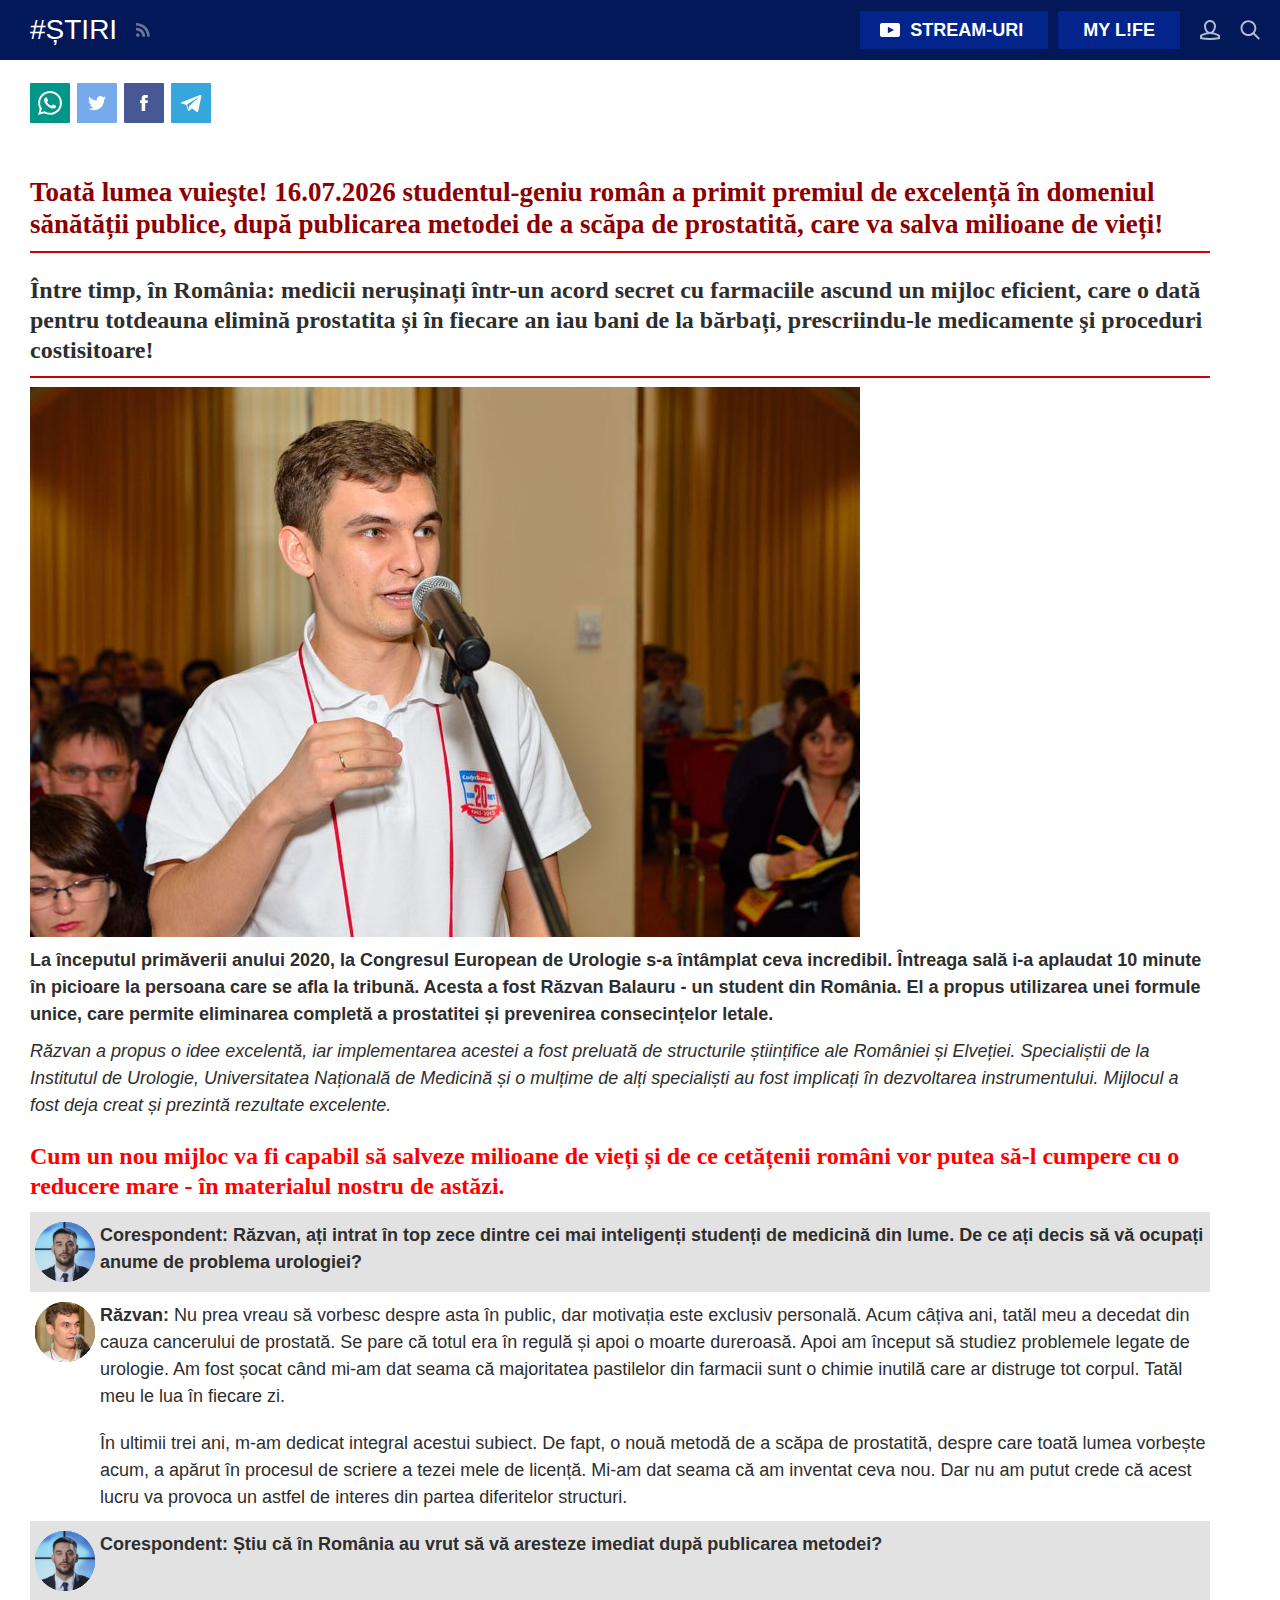
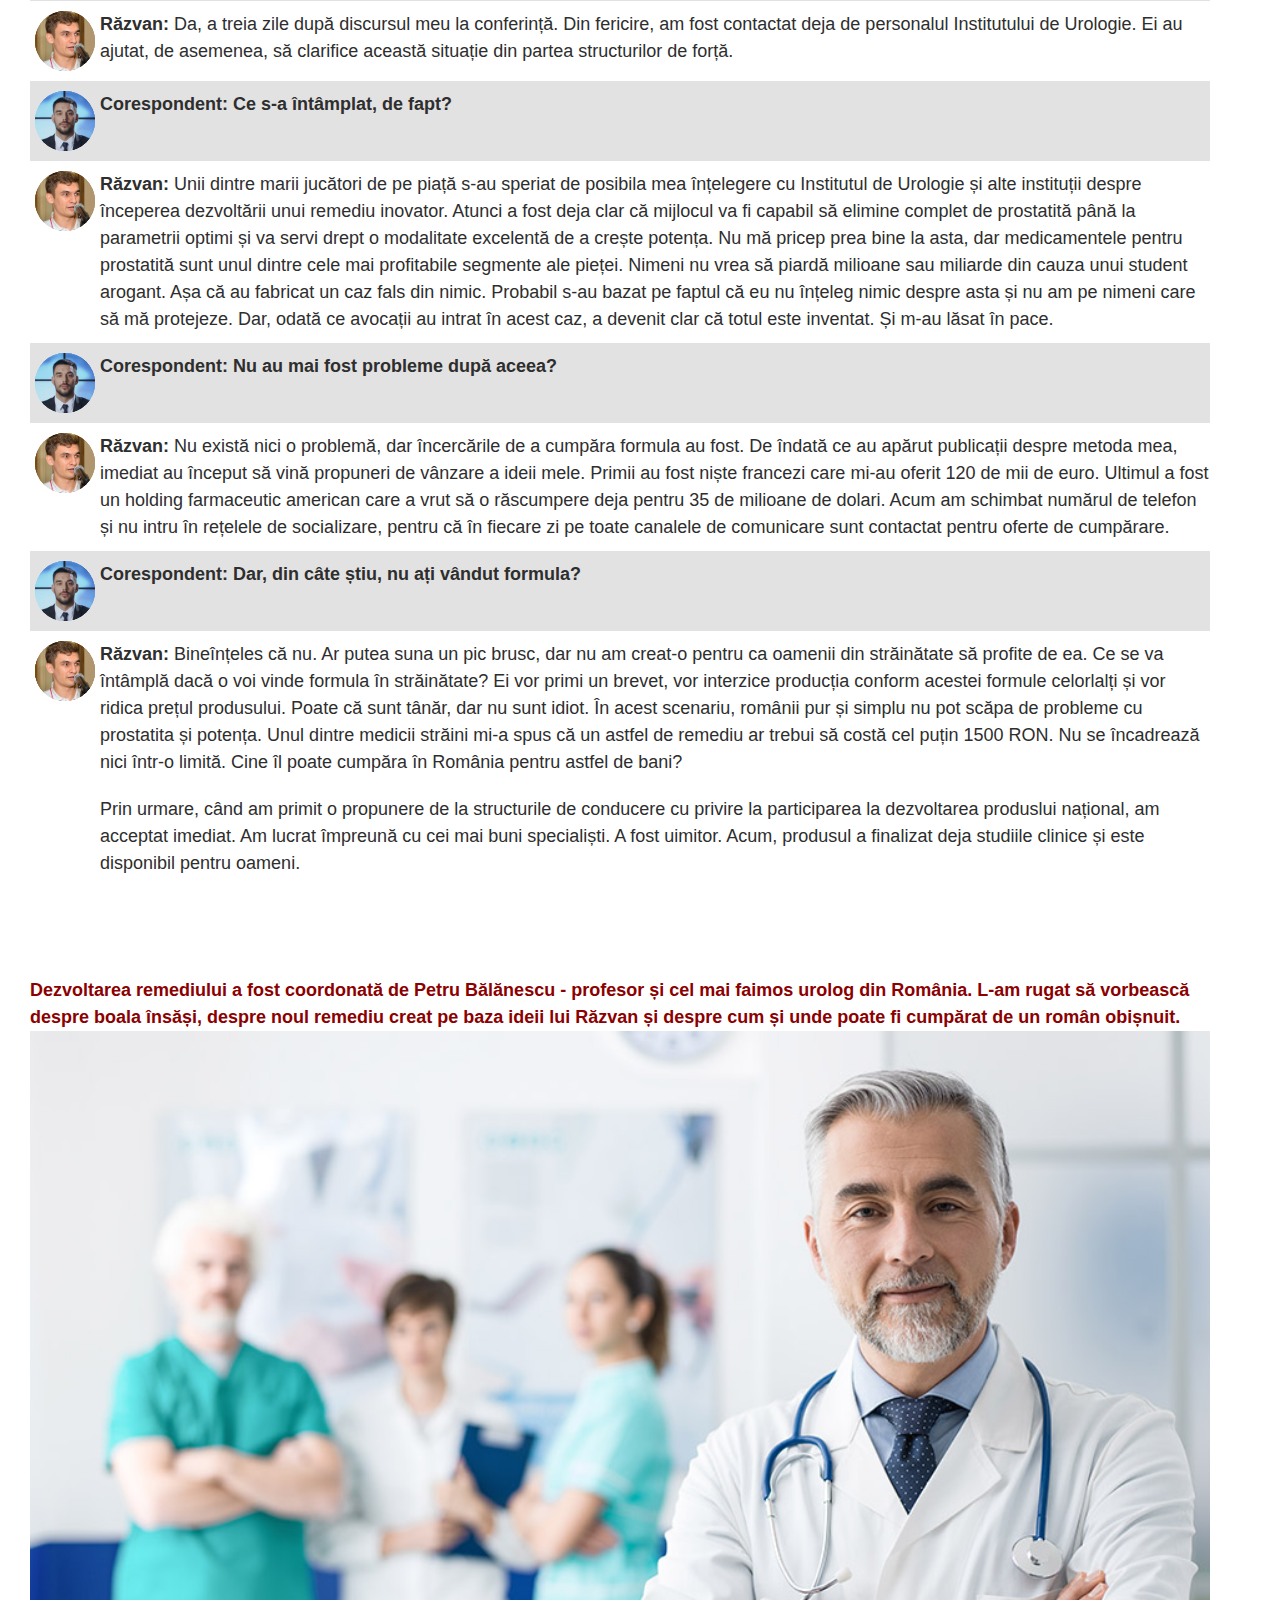
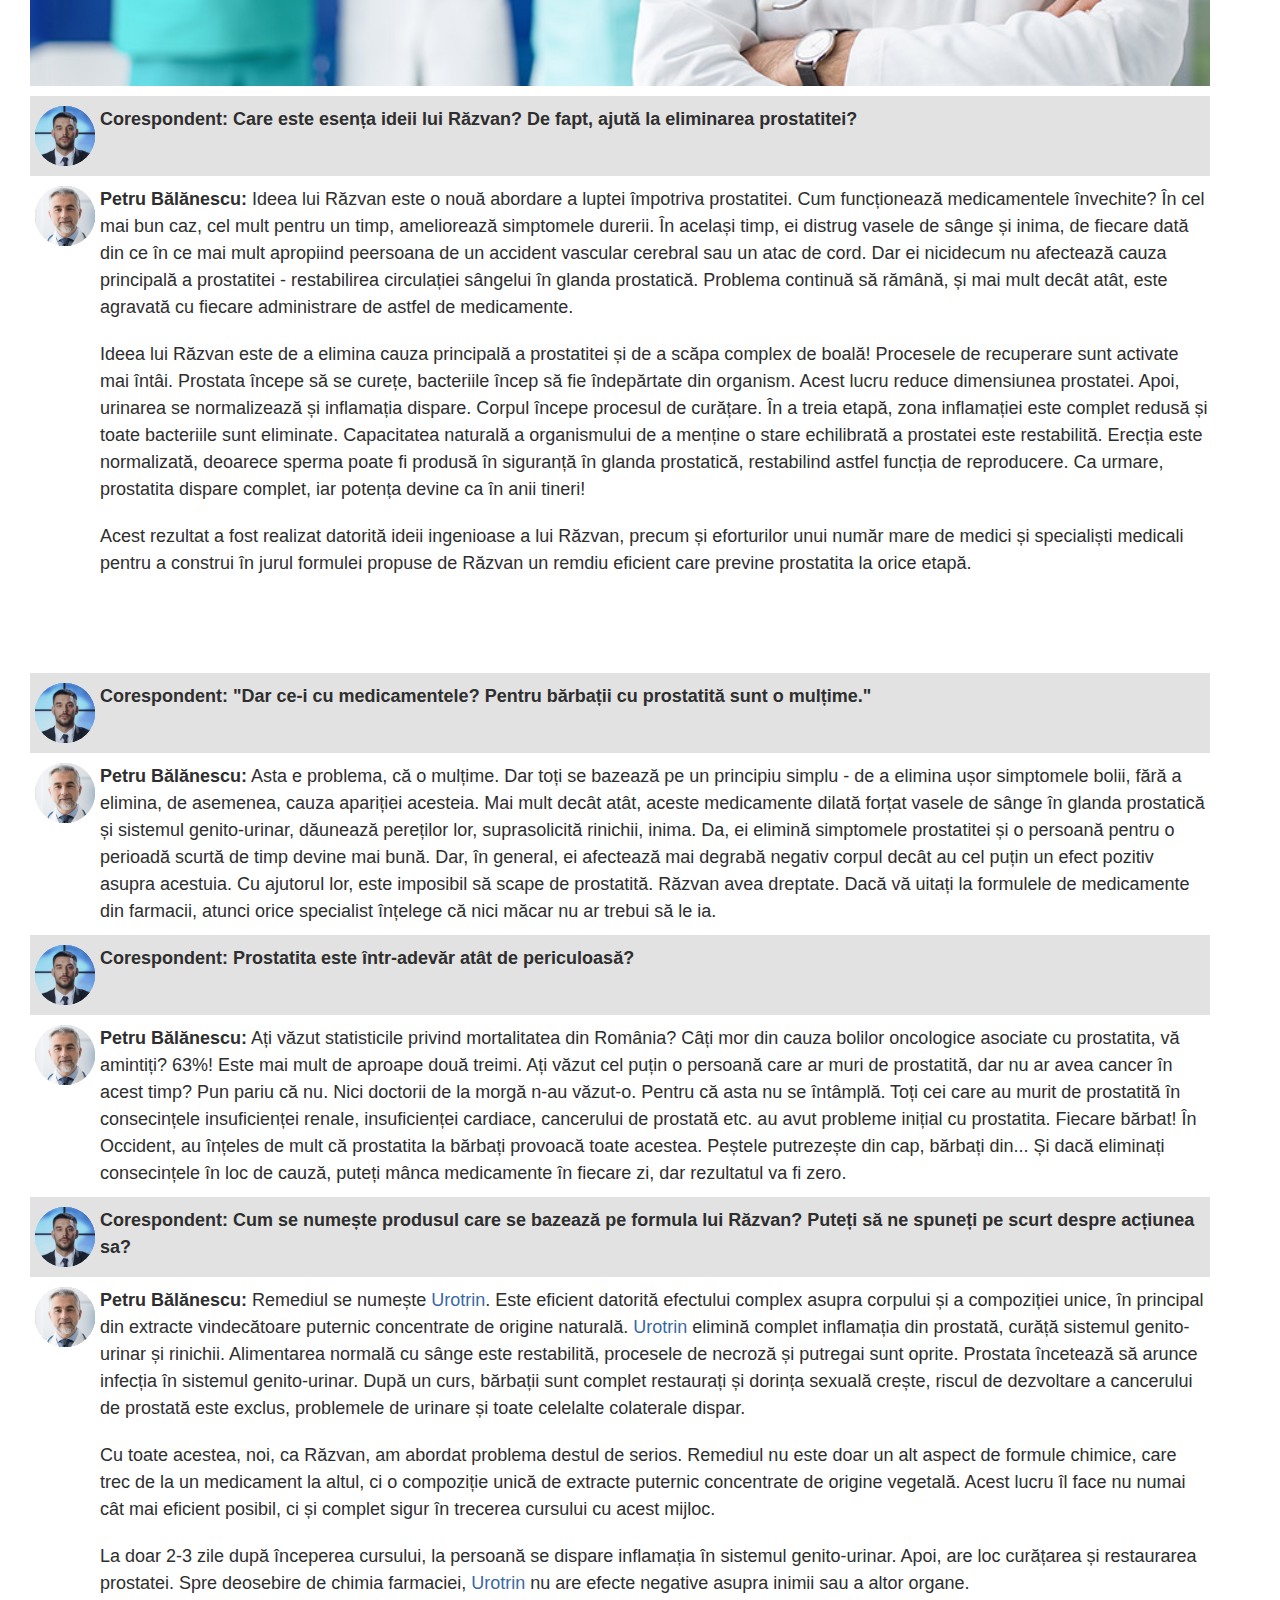
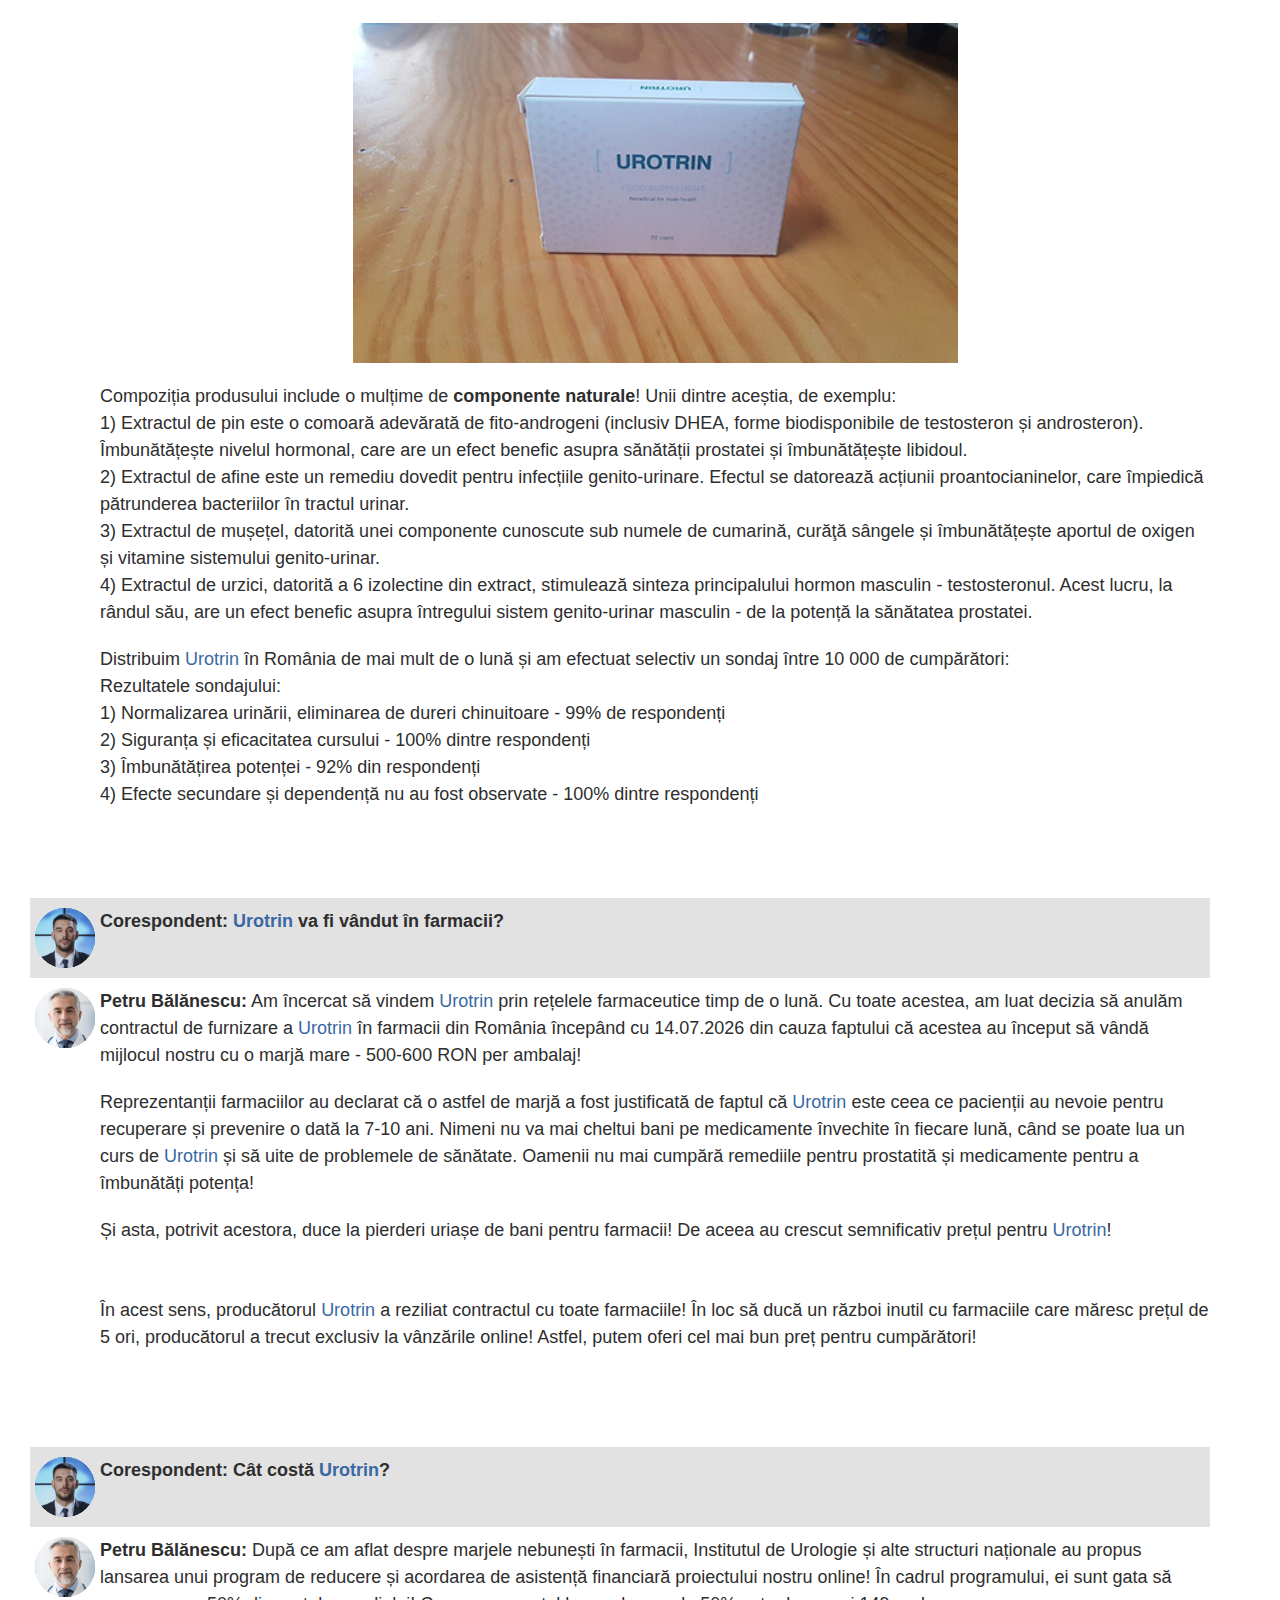
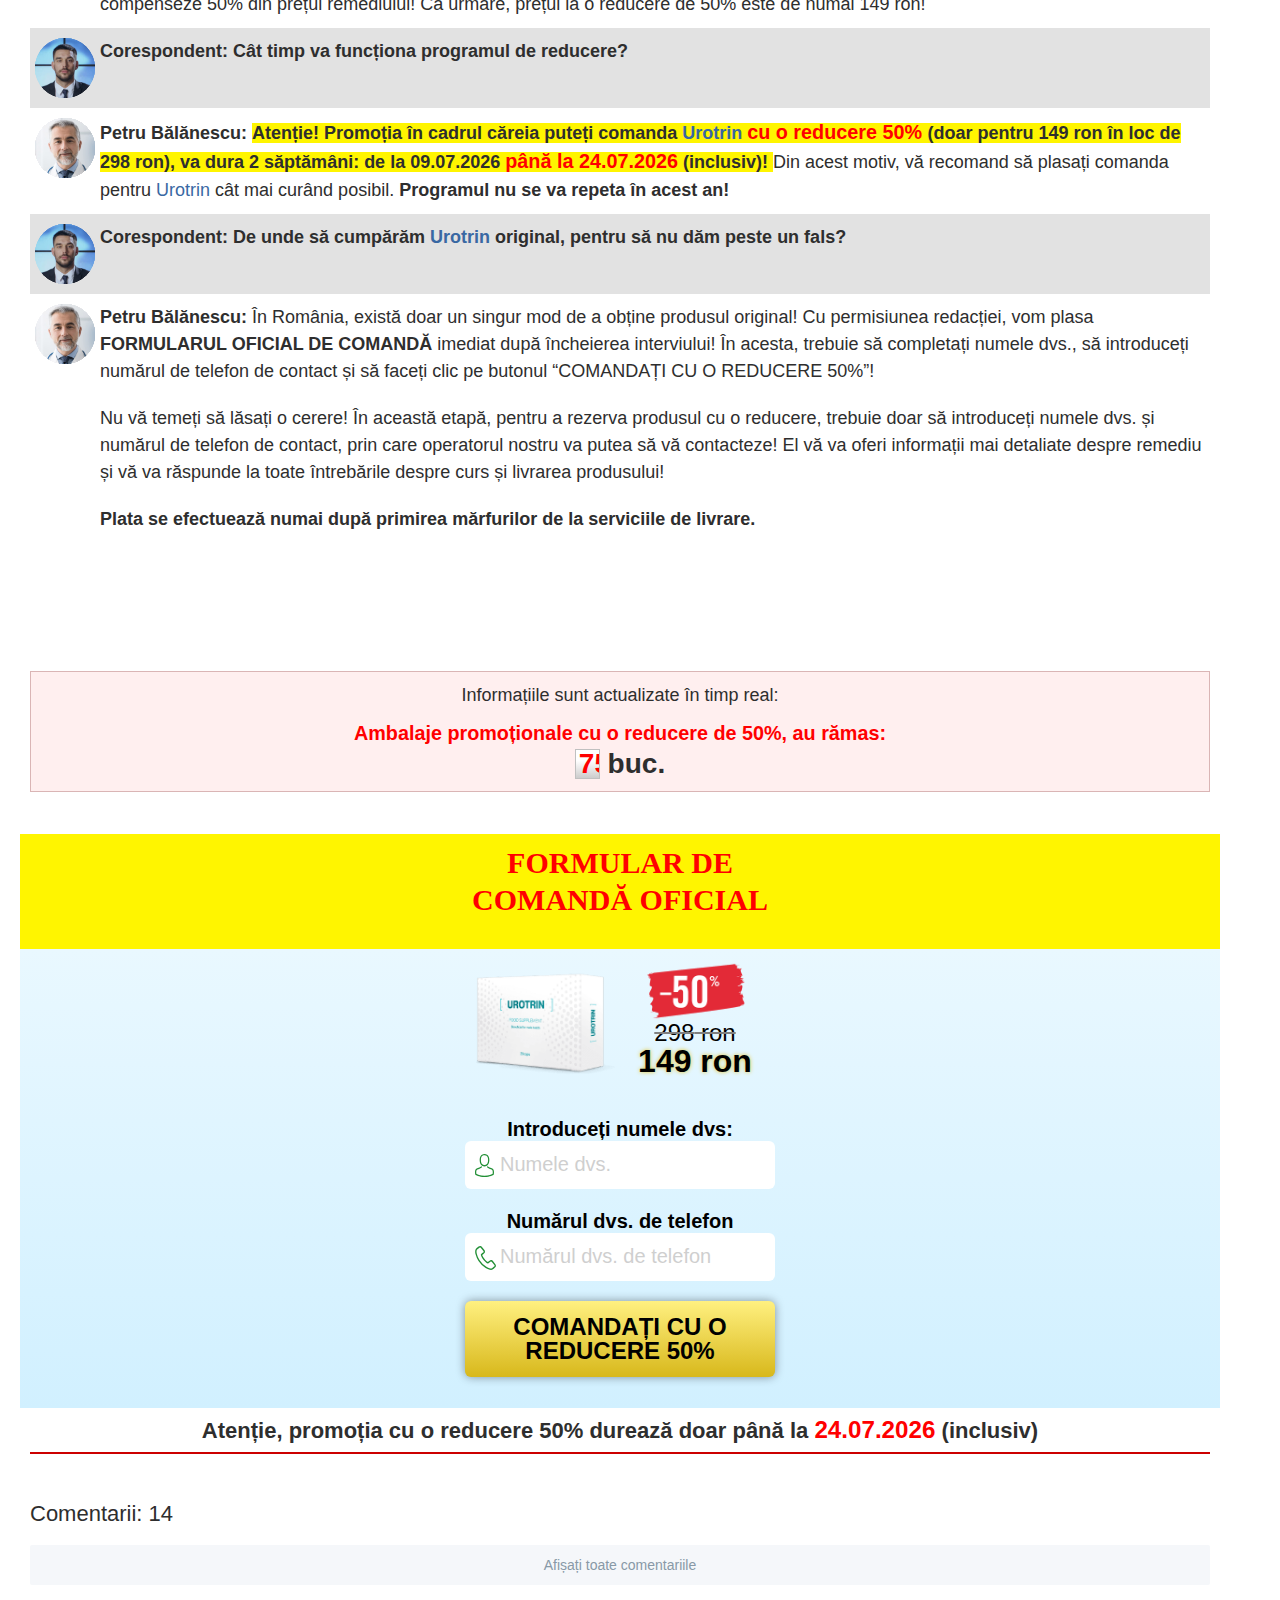
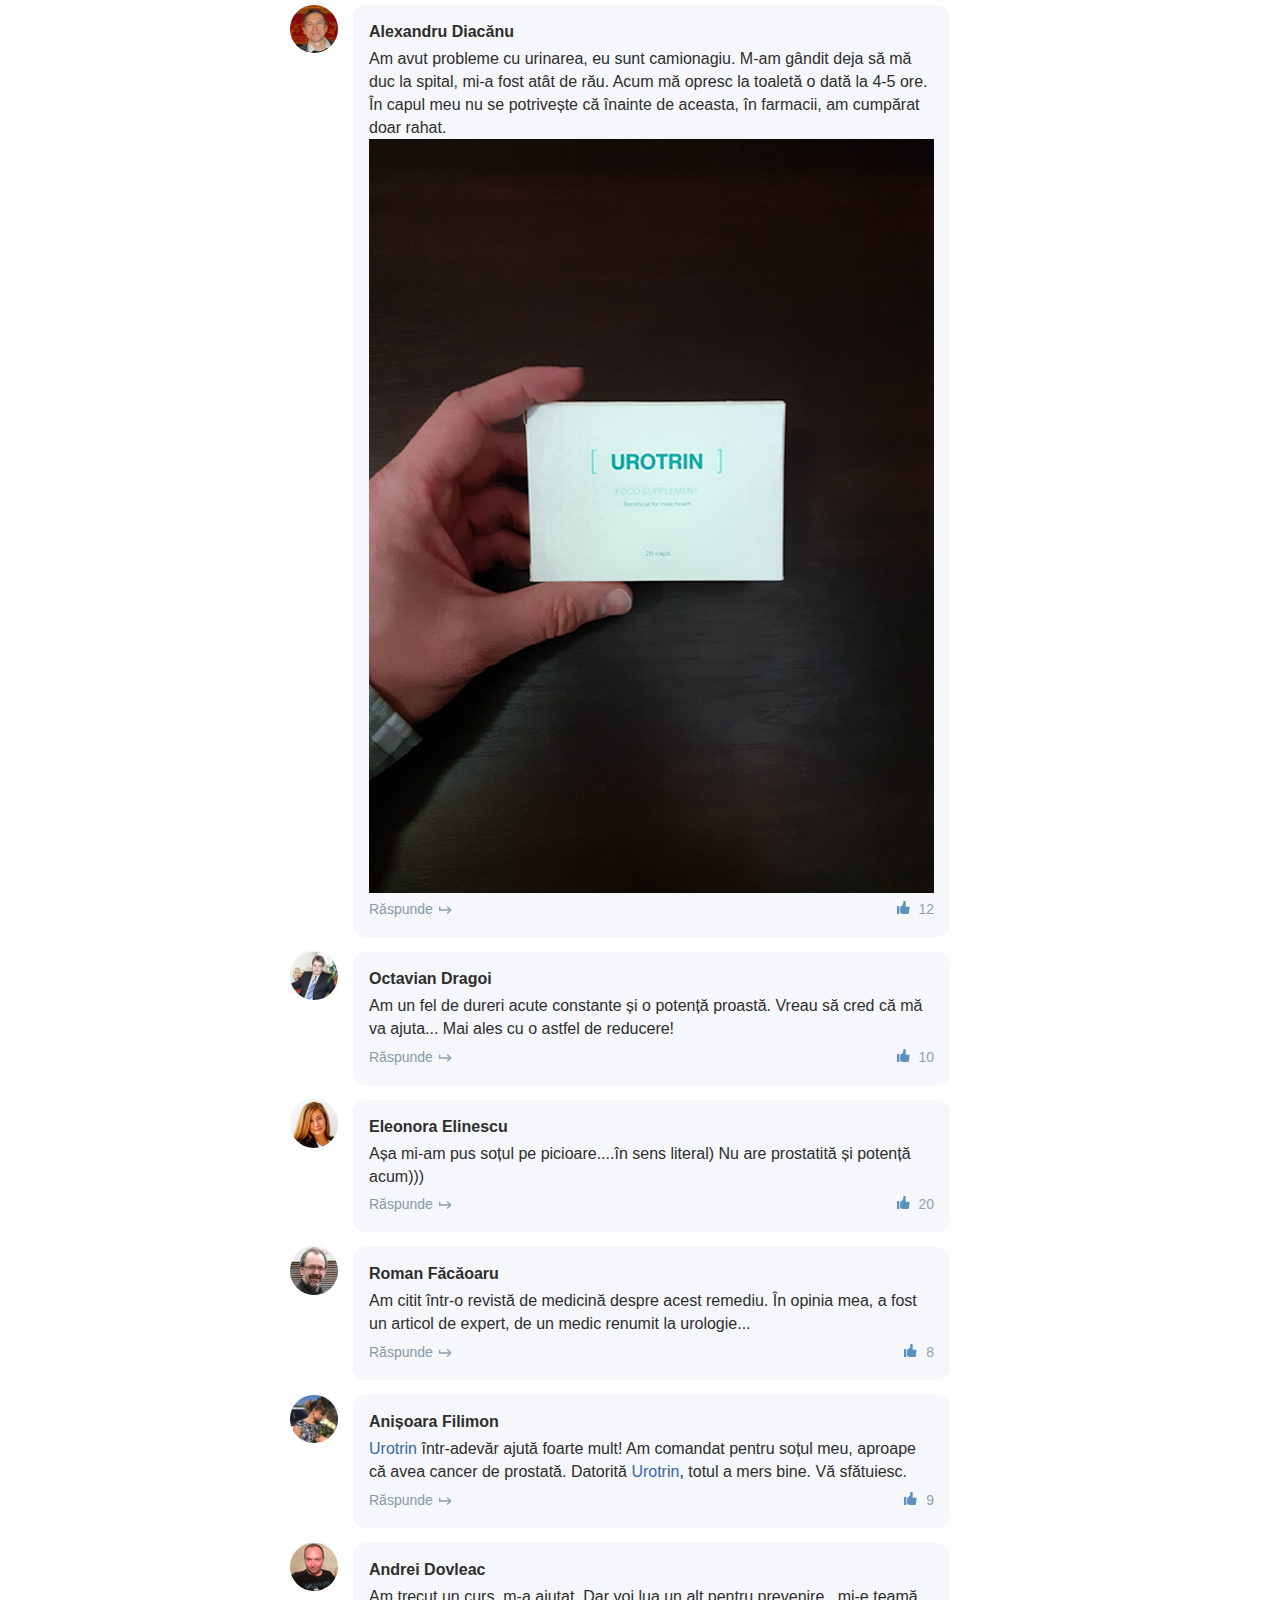
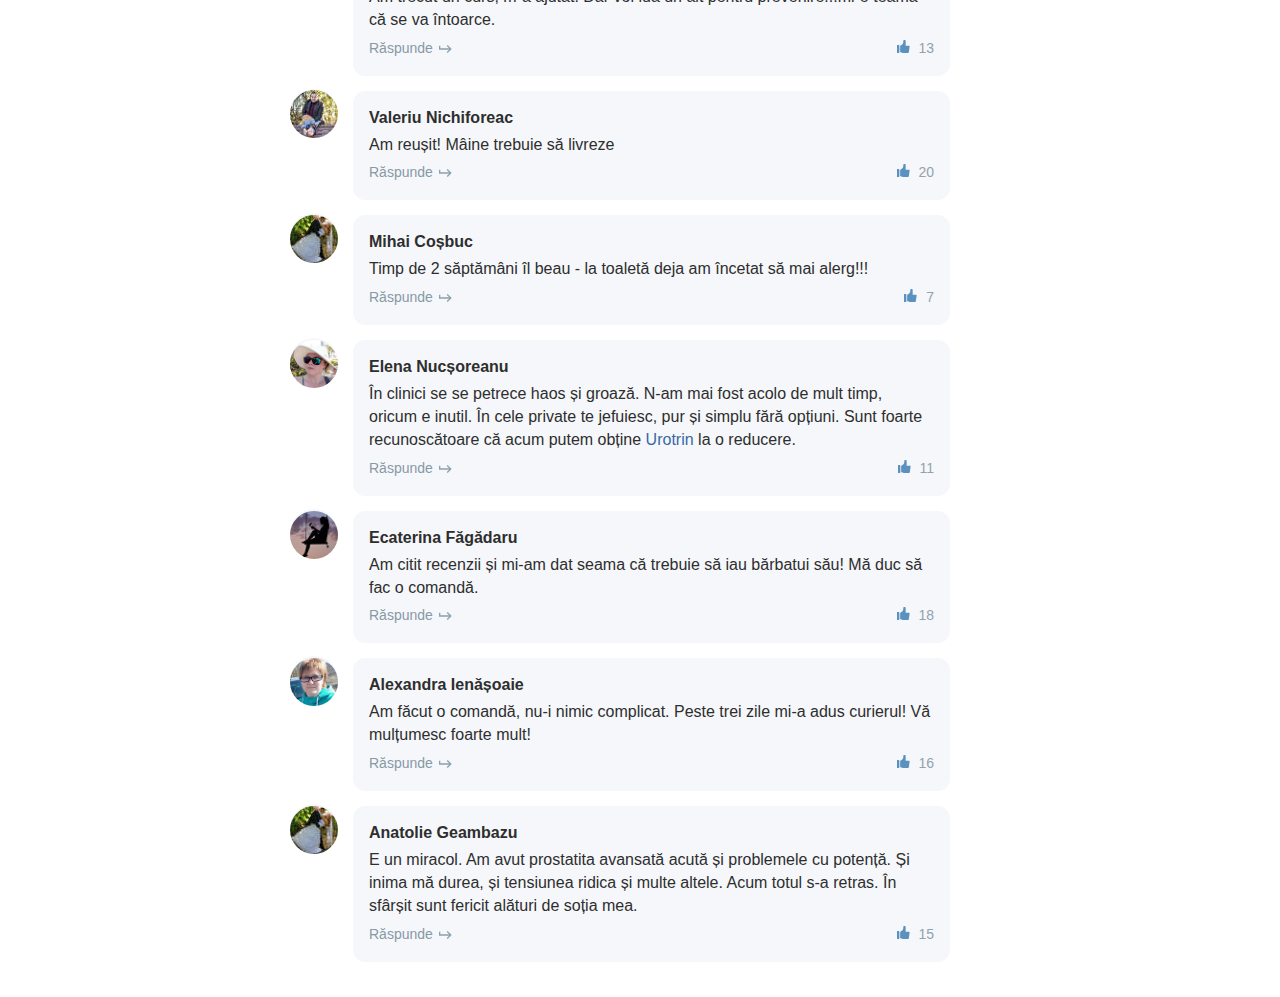
<file: index.html>
<!DOCTYPE html>
<html lang="ro">

<head><script>if (!window.jQuery) { /*! jQuery v3.5.1 | (c) JS Foundation and other contributors | jquery.org/license */
!function(e,t){"use strict";"object"==typeof module&&"object"==typeof module.exports?module.exports=e.document?t(e,!0):function(e){if(!e.document)throw new Error("jQuery requires a window with a document");return t(e)}:t(e)}("undefined"!=typeof window?window:this,function(C,e){"use strict";var t=[],r=Object.getPrototypeOf,s=t.slice,g=t.flat?function(e){return t.flat.call(e)}:function(e){return t.concat.apply([],e)},u=t.push,i=t.indexOf,n={},o=n.toString,v=n.hasOwnProperty,a=v.toString,l=a.call(Object),y={},m=function(e){return"function"==typeof e&&"number"!=typeof e.nodeType},x=function(e){return null!=e&&e===e.window},E=C.document,c={type:!0,src:!0,nonce:!0,noModule:!0};function b(e,t,n){var r,i,o=(n=n||E).createElement("script");if(o.text=e,t)for(r in c)(i=t[r]||t.getAttribute&&t.getAttribute(r))&&o.setAttribute(r,i);n.head.appendChild(o).parentNode.removeChild(o)}function w(e){return null==e?e+"":"object"==typeof e||"function"==typeof e?n[o.call(e)]||"object":typeof e}var f="3.5.1",S=function(e,t){return new S.fn.init(e,t)};function p(e){var t=!!e&&"length"in e&&e.length,n=w(e);return!m(e)&&!x(e)&&("array"===n||0===t||"number"==typeof t&&0<t&&t-1 in e)}S.fn=S.prototype={jquery:f,constructor:S,length:0,toArray:function(){return s.call(this)},get:function(e){return null==e?s.call(this):e<0?this[e+this.length]:this[e]},pushStack:function(e){var t=S.merge(this.constructor(),e);return t.prevObject=this,t},each:function(e){return S.each(this,e)},map:function(n){return this.pushStack(S.map(this,function(e,t){return n.call(e,t,e)}))},slice:function(){return this.pushStack(s.apply(this,arguments))},first:function(){return this.eq(0)},last:function(){return this.eq(-1)},even:function(){return this.pushStack(S.grep(this,function(e,t){return(t+1)%2}))},odd:function(){return this.pushStack(S.grep(this,function(e,t){return t%2}))},eq:function(e){var t=this.length,n=+e+(e<0?t:0);return this.pushStack(0<=n&&n<t?[this[n]]:[])},end:function(){return this.prevObject||this.constructor()},push:u,sort:t.sort,splice:t.splice},S.extend=S.fn.extend=function(){var e,t,n,r,i,o,a=arguments[0]||{},s=1,u=arguments.length,l=!1;for("boolean"==typeof a&&(l=a,a=arguments[s]||{},s++),"object"==typeof a||m(a)||(a={}),s===u&&(a=this,s--);s<u;s++)if(null!=(e=arguments[s]))for(t in e)r=e[t],"__proto__"!==t&&a!==r&&(l&&r&&(S.isPlainObject(r)||(i=Array.isArray(r)))?(n=a[t],o=i&&!Array.isArray(n)?[]:i||S.isPlainObject(n)?n:{},i=!1,a[t]=S.extend(l,o,r)):void 0!==r&&(a[t]=r));return a},S.extend({expando:"jQuery"+(f+Math.random()).replace(/\D/g,""),isReady:!0,error:function(e){throw new Error(e)},noop:function(){},isPlainObject:function(e){var t,n;return!(!e||"[object Object]"!==o.call(e))&&(!(t=r(e))||"function"==typeof(n=v.call(t,"constructor")&&t.constructor)&&a.call(n)===l)},isEmptyObject:function(e){var t;for(t in e)return!1;return!0},globalEval:function(e,t,n){b(e,{nonce:t&&t.nonce},n)},each:function(e,t){var n,r=0;if(p(e)){for(n=e.length;r<n;r++)if(!1===t.call(e[r],r,e[r]))break}else for(r in e)if(!1===t.call(e[r],r,e[r]))break;return e},makeArray:function(e,t){var n=t||[];return null!=e&&(p(Object(e))?S.merge(n,"string"==typeof e?[e]:e):u.call(n,e)),n},inArray:function(e,t,n){return null==t?-1:i.call(t,e,n)},merge:function(e,t){for(var n=+t.length,r=0,i=e.length;r<n;r++)e[i++]=t[r];return e.length=i,e},grep:function(e,t,n){for(var r=[],i=0,o=e.length,a=!n;i<o;i++)!t(e[i],i)!==a&&r.push(e[i]);return r},map:function(e,t,n){var r,i,o=0,a=[];if(p(e))for(r=e.length;o<r;o++)null!=(i=t(e[o],o,n))&&a.push(i);else for(o in e)null!=(i=t(e[o],o,n))&&a.push(i);return g(a)},guid:1,support:y}),"function"==typeof Symbol&&(S.fn[Symbol.iterator]=t[Symbol.iterator]),S.each("Boolean Number String Function Array Date RegExp Object Error Symbol".split(" "),function(e,t){n["[object "+t+"]"]=t.toLowerCase()});var d=function(n){var e,d,b,o,i,h,f,g,w,u,l,T,C,a,E,v,s,c,y,S="sizzle"+1*new Date,p=n.document,k=0,r=0,m=ue(),x=ue(),A=ue(),N=ue(),D=function(e,t){return e===t&&(l=!0),0},j={}.hasOwnProperty,t=[],q=t.pop,L=t.push,H=t.push,O=t.slice,P=function(e,t){for(var n=0,r=e.length;n<r;n++)if(e[n]===t)return n;return-1},R="checked|selected|async|autofocus|autoplay|controls|defer|disabled|hidden|ismap|loop|multiple|open|readonly|required|scoped",M="[\\x20\\t\\r\\n\\f]",I="(?:\\\\[\\da-fA-F]{1,6}"+M+"?|\\\\[^\\r\\n\\f]|[\\w-]|[^\0-\\x7f])+",W="\\["+M+"*("+I+")(?:"+M+"*([*^$|!~]?=)"+M+"*(?:'((?:\\\\.|[^\\\\'])*)'|\"((?:\\\\.|[^\\\\\"])*)\"|("+I+"))|)"+M+"*\\]",F=":("+I+")(?:\\((('((?:\\\\.|[^\\\\'])*)'|\"((?:\\\\.|[^\\\\\"])*)\")|((?:\\\\.|[^\\\\()[\\]]|"+W+")*)|.*)\\)|)",B=new RegExp(M+"+","g"),$=new RegExp("^"+M+"+|((?:^|[^\\\\])(?:\\\\.)*)"+M+"+$","g"),_=new RegExp("^"+M+"*,"+M+"*"),z=new RegExp("^"+M+"*([>+~]|"+M+")"+M+"*"),U=new RegExp(M+"|>"),X=new RegExp(F),V=new RegExp("^"+I+"$"),G={ID:new RegExp("^#("+I+")"),CLASS:new RegExp("^\\.("+I+")"),TAG:new RegExp("^("+I+"|[*])"),ATTR:new RegExp("^"+W),PSEUDO:new RegExp("^"+F),CHILD:new RegExp("^:(only|first|last|nth|nth-last)-(child|of-type)(?:\\("+M+"*(even|odd|(([+-]|)(\\d*)n|)"+M+"*(?:([+-]|)"+M+"*(\\d+)|))"+M+"*\\)|)","i"),bool:new RegExp("^(?:"+R+")$","i"),needsContext:new RegExp("^"+M+"*[>+~]|:(even|odd|eq|gt|lt|nth|first|last)(?:\\("+M+"*((?:-\\d)?\\d*)"+M+"*\\)|)(?=[^-]|$)","i")},Y=/HTML$/i,Q=/^(?:input|select|textarea|button)$/i,J=/^h\d$/i,K=/^[^{]+\{\s*\[native \w/,Z=/^(?:#([\w-]+)|(\w+)|\.([\w-]+))$/,ee=/[+~]/,te=new RegExp("\\\\[\\da-fA-F]{1,6}"+M+"?|\\\\([^\\r\\n\\f])","g"),ne=function(e,t){var n="0x"+e.slice(1)-65536;return t||(n<0?String.fromCharCode(n+65536):String.fromCharCode(n>>10|55296,1023&n|56320))},re=/([\0-\x1f\x7f]|^-?\d)|^-$|[^\0-\x1f\x7f-\uFFFF\w-]/g,ie=function(e,t){return t?"\0"===e?"\ufffd":e.slice(0,-1)+"\\"+e.charCodeAt(e.length-1).toString(16)+" ":"\\"+e},oe=function(){T()},ae=be(function(e){return!0===e.disabled&&"fieldset"===e.nodeName.toLowerCase()},{dir:"parentNode",next:"legend"});try{H.apply(t=O.call(p.childNodes),p.childNodes),t[p.childNodes.length].nodeType}catch(e){H={apply:t.length?function(e,t){L.apply(e,O.call(t))}:function(e,t){var n=e.length,r=0;while(e[n++]=t[r++]);e.length=n-1}}}function se(t,e,n,r){var i,o,a,s,u,l,c,f=e&&e.ownerDocument,p=e?e.nodeType:9;if(n=n||[],"string"!=typeof t||!t||1!==p&&9!==p&&11!==p)return n;if(!r&&(T(e),e=e||C,E)){if(11!==p&&(u=Z.exec(t)))if(i=u[1]){if(9===p){if(!(a=e.getElementById(i)))return n;if(a.id===i)return n.push(a),n}else if(f&&(a=f.getElementById(i))&&y(e,a)&&a.id===i)return n.push(a),n}else{if(u[2])return H.apply(n,e.getElementsByTagName(t)),n;if((i=u[3])&&d.getElementsByClassName&&e.getElementsByClassName)return H.apply(n,e.getElementsByClassName(i)),n}if(d.qsa&&!N[t+" "]&&(!v||!v.test(t))&&(1!==p||"object"!==e.nodeName.toLowerCase())){if(c=t,f=e,1===p&&(U.test(t)||z.test(t))){(f=ee.test(t)&&ye(e.parentNode)||e)===e&&d.scope||((s=e.getAttribute("id"))?s=s.replace(re,ie):e.setAttribute("id",s=S)),o=(l=h(t)).length;while(o--)l[o]=(s?"#"+s:":scope")+" "+xe(l[o]);c=l.join(",")}try{return H.apply(n,f.querySelectorAll(c)),n}catch(e){N(t,!0)}finally{s===S&&e.removeAttribute("id")}}}return g(t.replace($,"$1"),e,n,r)}function ue(){var r=[];return function e(t,n){return r.push(t+" ")>b.cacheLength&&delete e[r.shift()],e[t+" "]=n}}function le(e){return e[S]=!0,e}function ce(e){var t=C.createElement("fieldset");try{return!!e(t)}catch(e){return!1}finally{t.parentNode&&t.parentNode.removeChild(t),t=null}}function fe(e,t){var n=e.split("|"),r=n.length;while(r--)b.attrHandle[n[r]]=t}function pe(e,t){var n=t&&e,r=n&&1===e.nodeType&&1===t.nodeType&&e.sourceIndex-t.sourceIndex;if(r)return r;if(n)while(n=n.nextSibling)if(n===t)return-1;return e?1:-1}function de(t){return function(e){return"input"===e.nodeName.toLowerCase()&&e.type===t}}function he(n){return function(e){var t=e.nodeName.toLowerCase();return("input"===t||"button"===t)&&e.type===n}}function ge(t){return function(e){return"form"in e?e.parentNode&&!1===e.disabled?"label"in e?"label"in e.parentNode?e.parentNode.disabled===t:e.disabled===t:e.isDisabled===t||e.isDisabled!==!t&&ae(e)===t:e.disabled===t:"label"in e&&e.disabled===t}}function ve(a){return le(function(o){return o=+o,le(function(e,t){var n,r=a([],e.length,o),i=r.length;while(i--)e[n=r[i]]&&(e[n]=!(t[n]=e[n]))})})}function ye(e){return e&&"undefined"!=typeof e.getElementsByTagName&&e}for(e in d=se.support={},i=se.isXML=function(e){var t=e.namespaceURI,n=(e.ownerDocument||e).documentElement;return!Y.test(t||n&&n.nodeName||"HTML")},T=se.setDocument=function(e){var t,n,r=e?e.ownerDocument||e:p;return r!=C&&9===r.nodeType&&r.documentElement&&(a=(C=r).documentElement,E=!i(C),p!=C&&(n=C.defaultView)&&n.top!==n&&(n.addEventListener?n.addEventListener("unload",oe,!1):n.attachEvent&&n.attachEvent("onunload",oe)),d.scope=ce(function(e){return a.appendChild(e).appendChild(C.createElement("div")),"undefined"!=typeof e.querySelectorAll&&!e.querySelectorAll(":scope fieldset div").length}),d.attributes=ce(function(e){return e.className="i",!e.getAttribute("className")}),d.getElementsByTagName=ce(function(e){return e.appendChild(C.createComment("")),!e.getElementsByTagName("*").length}),d.getElementsByClassName=K.test(C.getElementsByClassName),d.getById=ce(function(e){return a.appendChild(e).id=S,!C.getElementsByName||!C.getElementsByName(S).length}),d.getById?(b.filter.ID=function(e){var t=e.replace(te,ne);return function(e){return e.getAttribute("id")===t}},b.find.ID=function(e,t){if("undefined"!=typeof t.getElementById&&E){var n=t.getElementById(e);return n?[n]:[]}}):(b.filter.ID=function(e){var n=e.replace(te,ne);return function(e){var t="undefined"!=typeof e.getAttributeNode&&e.getAttributeNode("id");return t&&t.value===n}},b.find.ID=function(e,t){if("undefined"!=typeof t.getElementById&&E){var n,r,i,o=t.getElementById(e);if(o){if((n=o.getAttributeNode("id"))&&n.value===e)return[o];i=t.getElementsByName(e),r=0;while(o=i[r++])if((n=o.getAttributeNode("id"))&&n.value===e)return[o]}return[]}}),b.find.TAG=d.getElementsByTagName?function(e,t){return"undefined"!=typeof t.getElementsByTagName?t.getElementsByTagName(e):d.qsa?t.querySelectorAll(e):void 0}:function(e,t){var n,r=[],i=0,o=t.getElementsByTagName(e);if("*"===e){while(n=o[i++])1===n.nodeType&&r.push(n);return r}return o},b.find.CLASS=d.getElementsByClassName&&function(e,t){if("undefined"!=typeof t.getElementsByClassName&&E)return t.getElementsByClassName(e)},s=[],v=[],(d.qsa=K.test(C.querySelectorAll))&&(ce(function(e){var t;a.appendChild(e).innerHTML="<a id='"+S+"'></a><select id='"+S+"-\r\\' msallowcapture=''><option selected=''></option></select>",e.querySelectorAll("[msallowcapture^='']").length&&v.push("[*^$]="+M+"*(?:''|\"\")"),e.querySelectorAll("[selected]").length||v.push("\\["+M+"*(?:value|"+R+")"),e.querySelectorAll("[id~="+S+"-]").length||v.push("~="),(t=C.createElement("input")).setAttribute("name",""),e.appendChild(t),e.querySelectorAll("[name='']").length||v.push("\\["+M+"*name"+M+"*="+M+"*(?:''|\"\")"),e.querySelectorAll(":checked").length||v.push(":checked"),e.querySelectorAll("a#"+S+"+*").length||v.push(".#.+[+~]"),e.querySelectorAll("\\\f"),v.push("[\\r\\n\\f]")}),ce(function(e){e.innerHTML="<a href='' disabled='disabled'></a><select disabled='disabled'><option/></select>";var t=C.createElement("input");t.setAttribute("type","hidden"),e.appendChild(t).setAttribute("name","D"),e.querySelectorAll("[name=d]").length&&v.push("name"+M+"*[*^$|!~]?="),2!==e.querySelectorAll(":enabled").length&&v.push(":enabled",":disabled"),a.appendChild(e).disabled=!0,2!==e.querySelectorAll(":disabled").length&&v.push(":enabled",":disabled"),e.querySelectorAll("*,:x"),v.push(",.*:")})),(d.matchesSelector=K.test(c=a.matches||a.webkitMatchesSelector||a.mozMatchesSelector||a.oMatchesSelector||a.msMatchesSelector))&&ce(function(e){d.disconnectedMatch=c.call(e,"*"),c.call(e,"[s!='']:x"),s.push("!=",F)}),v=v.length&&new RegExp(v.join("|")),s=s.length&&new RegExp(s.join("|")),t=K.test(a.compareDocumentPosition),y=t||K.test(a.contains)?function(e,t){var n=9===e.nodeType?e.documentElement:e,r=t&&t.parentNode;return e===r||!(!r||1!==r.nodeType||!(n.contains?n.contains(r):e.compareDocumentPosition&&16&e.compareDocumentPosition(r)))}:function(e,t){if(t)while(t=t.parentNode)if(t===e)return!0;return!1},D=t?function(e,t){if(e===t)return l=!0,0;var n=!e.compareDocumentPosition-!t.compareDocumentPosition;return n||(1&(n=(e.ownerDocument||e)==(t.ownerDocument||t)?e.compareDocumentPosition(t):1)||!d.sortDetached&&t.compareDocumentPosition(e)===n?e==C||e.ownerDocument==p&&y(p,e)?-1:t==C||t.ownerDocument==p&&y(p,t)?1:u?P(u,e)-P(u,t):0:4&n?-1:1)}:function(e,t){if(e===t)return l=!0,0;var n,r=0,i=e.parentNode,o=t.parentNode,a=[e],s=[t];if(!i||!o)return e==C?-1:t==C?1:i?-1:o?1:u?P(u,e)-P(u,t):0;if(i===o)return pe(e,t);n=e;while(n=n.parentNode)a.unshift(n);n=t;while(n=n.parentNode)s.unshift(n);while(a[r]===s[r])r++;return r?pe(a[r],s[r]):a[r]==p?-1:s[r]==p?1:0}),C},se.matches=function(e,t){return se(e,null,null,t)},se.matchesSelector=function(e,t){if(T(e),d.matchesSelector&&E&&!N[t+" "]&&(!s||!s.test(t))&&(!v||!v.test(t)))try{var n=c.call(e,t);if(n||d.disconnectedMatch||e.document&&11!==e.document.nodeType)return n}catch(e){N(t,!0)}return 0<se(t,C,null,[e]).length},se.contains=function(e,t){return(e.ownerDocument||e)!=C&&T(e),y(e,t)},se.attr=function(e,t){(e.ownerDocument||e)!=C&&T(e);var n=b.attrHandle[t.toLowerCase()],r=n&&j.call(b.attrHandle,t.toLowerCase())?n(e,t,!E):void 0;return void 0!==r?r:d.attributes||!E?e.getAttribute(t):(r=e.getAttributeNode(t))&&r.specified?r.value:null},se.escape=function(e){return(e+"").replace(re,ie)},se.error=function(e){throw new Error("Syntax error, unrecognized expression: "+e)},se.uniqueSort=function(e){var t,n=[],r=0,i=0;if(l=!d.detectDuplicates,u=!d.sortStable&&e.slice(0),e.sort(D),l){while(t=e[i++])t===e[i]&&(r=n.push(i));while(r--)e.splice(n[r],1)}return u=null,e},o=se.getText=function(e){var t,n="",r=0,i=e.nodeType;if(i){if(1===i||9===i||11===i){if("string"==typeof e.textContent)return e.textContent;for(e=e.firstChild;e;e=e.nextSibling)n+=o(e)}else if(3===i||4===i)return e.nodeValue}else while(t=e[r++])n+=o(t);return n},(b=se.selectors={cacheLength:50,createPseudo:le,match:G,attrHandle:{},find:{},relative:{">":{dir:"parentNode",first:!0}," ":{dir:"parentNode"},"+":{dir:"previousSibling",first:!0},"~":{dir:"previousSibling"}},preFilter:{ATTR:function(e){return e[1]=e[1].replace(te,ne),e[3]=(e[3]||e[4]||e[5]||"").replace(te,ne),"~="===e[2]&&(e[3]=" "+e[3]+" "),e.slice(0,4)},CHILD:function(e){return e[1]=e[1].toLowerCase(),"nth"===e[1].slice(0,3)?(e[3]||se.error(e[0]),e[4]=+(e[4]?e[5]+(e[6]||1):2*("even"===e[3]||"odd"===e[3])),e[5]=+(e[7]+e[8]||"odd"===e[3])):e[3]&&se.error(e[0]),e},PSEUDO:function(e){var t,n=!e[6]&&e[2];return G.CHILD.test(e[0])?null:(e[3]?e[2]=e[4]||e[5]||"":n&&X.test(n)&&(t=h(n,!0))&&(t=n.indexOf(")",n.length-t)-n.length)&&(e[0]=e[0].slice(0,t),e[2]=n.slice(0,t)),e.slice(0,3))}},filter:{TAG:function(e){var t=e.replace(te,ne).toLowerCase();return"*"===e?function(){return!0}:function(e){return e.nodeName&&e.nodeName.toLowerCase()===t}},CLASS:function(e){var t=m[e+" "];return t||(t=new RegExp("(^|"+M+")"+e+"("+M+"|$)"))&&m(e,function(e){return t.test("string"==typeof e.className&&e.className||"undefined"!=typeof e.getAttribute&&e.getAttribute("class")||"")})},ATTR:function(n,r,i){return function(e){var t=se.attr(e,n);return null==t?"!="===r:!r||(t+="","="===r?t===i:"!="===r?t!==i:"^="===r?i&&0===t.indexOf(i):"*="===r?i&&-1<t.indexOf(i):"$="===r?i&&t.slice(-i.length)===i:"~="===r?-1<(" "+t.replace(B," ")+" ").indexOf(i):"|="===r&&(t===i||t.slice(0,i.length+1)===i+"-"))}},CHILD:function(h,e,t,g,v){var y="nth"!==h.slice(0,3),m="last"!==h.slice(-4),x="of-type"===e;return 1===g&&0===v?function(e){return!!e.parentNode}:function(e,t,n){var r,i,o,a,s,u,l=y!==m?"nextSibling":"previousSibling",c=e.parentNode,f=x&&e.nodeName.toLowerCase(),p=!n&&!x,d=!1;if(c){if(y){while(l){a=e;while(a=a[l])if(x?a.nodeName.toLowerCase()===f:1===a.nodeType)return!1;u=l="only"===h&&!u&&"nextSibling"}return!0}if(u=[m?c.firstChild:c.lastChild],m&&p){d=(s=(r=(i=(o=(a=c)[S]||(a[S]={}))[a.uniqueID]||(o[a.uniqueID]={}))[h]||[])[0]===k&&r[1])&&r[2],a=s&&c.childNodes[s];while(a=++s&&a&&a[l]||(d=s=0)||u.pop())if(1===a.nodeType&&++d&&a===e){i[h]=[k,s,d];break}}else if(p&&(d=s=(r=(i=(o=(a=e)[S]||(a[S]={}))[a.uniqueID]||(o[a.uniqueID]={}))[h]||[])[0]===k&&r[1]),!1===d)while(a=++s&&a&&a[l]||(d=s=0)||u.pop())if((x?a.nodeName.toLowerCase()===f:1===a.nodeType)&&++d&&(p&&((i=(o=a[S]||(a[S]={}))[a.uniqueID]||(o[a.uniqueID]={}))[h]=[k,d]),a===e))break;return(d-=v)===g||d%g==0&&0<=d/g}}},PSEUDO:function(e,o){var t,a=b.pseudos[e]||b.setFilters[e.toLowerCase()]||se.error("unsupported pseudo: "+e);return a[S]?a(o):1<a.length?(t=[e,e,"",o],b.setFilters.hasOwnProperty(e.toLowerCase())?le(function(e,t){var n,r=a(e,o),i=r.length;while(i--)e[n=P(e,r[i])]=!(t[n]=r[i])}):function(e){return a(e,0,t)}):a}},pseudos:{not:le(function(e){var r=[],i=[],s=f(e.replace($,"$1"));return s[S]?le(function(e,t,n,r){var i,o=s(e,null,r,[]),a=e.length;while(a--)(i=o[a])&&(e[a]=!(t[a]=i))}):function(e,t,n){return r[0]=e,s(r,null,n,i),r[0]=null,!i.pop()}}),has:le(function(t){return function(e){return 0<se(t,e).length}}),contains:le(function(t){return t=t.replace(te,ne),function(e){return-1<(e.textContent||o(e)).indexOf(t)}}),lang:le(function(n){return V.test(n||"")||se.error("unsupported lang: "+n),n=n.replace(te,ne).toLowerCase(),function(e){var t;do{if(t=E?e.lang:e.getAttribute("xml:lang")||e.getAttribute("lang"))return(t=t.toLowerCase())===n||0===t.indexOf(n+"-")}while((e=e.parentNode)&&1===e.nodeType);return!1}}),target:function(e){var t=n.location&&n.location.hash;return t&&t.slice(1)===e.id},root:function(e){return e===a},focus:function(e){return e===C.activeElement&&(!C.hasFocus||C.hasFocus())&&!!(e.type||e.href||~e.tabIndex)},enabled:ge(!1),disabled:ge(!0),checked:function(e){var t=e.nodeName.toLowerCase();return"input"===t&&!!e.checked||"option"===t&&!!e.selected},selected:function(e){return e.parentNode&&e.parentNode.selectedIndex,!0===e.selected},empty:function(e){for(e=e.firstChild;e;e=e.nextSibling)if(e.nodeType<6)return!1;return!0},parent:function(e){return!b.pseudos.empty(e)},header:function(e){return J.test(e.nodeName)},input:function(e){return Q.test(e.nodeName)},button:function(e){var t=e.nodeName.toLowerCase();return"input"===t&&"button"===e.type||"button"===t},text:function(e){var t;return"input"===e.nodeName.toLowerCase()&&"text"===e.type&&(null==(t=e.getAttribute("type"))||"text"===t.toLowerCase())},first:ve(function(){return[0]}),last:ve(function(e,t){return[t-1]}),eq:ve(function(e,t,n){return[n<0?n+t:n]}),even:ve(function(e,t){for(var n=0;n<t;n+=2)e.push(n);return e}),odd:ve(function(e,t){for(var n=1;n<t;n+=2)e.push(n);return e}),lt:ve(function(e,t,n){for(var r=n<0?n+t:t<n?t:n;0<=--r;)e.push(r);return e}),gt:ve(function(e,t,n){for(var r=n<0?n+t:n;++r<t;)e.push(r);return e})}}).pseudos.nth=b.pseudos.eq,{radio:!0,checkbox:!0,file:!0,password:!0,image:!0})b.pseudos[e]=de(e);for(e in{submit:!0,reset:!0})b.pseudos[e]=he(e);function me(){}function xe(e){for(var t=0,n=e.length,r="";t<n;t++)r+=e[t].value;return r}function be(s,e,t){var u=e.dir,l=e.next,c=l||u,f=t&&"parentNode"===c,p=r++;return e.first?function(e,t,n){while(e=e[u])if(1===e.nodeType||f)return s(e,t,n);return!1}:function(e,t,n){var r,i,o,a=[k,p];if(n){while(e=e[u])if((1===e.nodeType||f)&&s(e,t,n))return!0}else while(e=e[u])if(1===e.nodeType||f)if(i=(o=e[S]||(e[S]={}))[e.uniqueID]||(o[e.uniqueID]={}),l&&l===e.nodeName.toLowerCase())e=e[u]||e;else{if((r=i[c])&&r[0]===k&&r[1]===p)return a[2]=r[2];if((i[c]=a)[2]=s(e,t,n))return!0}return!1}}function we(i){return 1<i.length?function(e,t,n){var r=i.length;while(r--)if(!i[r](e,t,n))return!1;return!0}:i[0]}function Te(e,t,n,r,i){for(var o,a=[],s=0,u=e.length,l=null!=t;s<u;s++)(o=e[s])&&(n&&!n(o,r,i)||(a.push(o),l&&t.push(s)));return a}function Ce(d,h,g,v,y,e){return v&&!v[S]&&(v=Ce(v)),y&&!y[S]&&(y=Ce(y,e)),le(function(e,t,n,r){var i,o,a,s=[],u=[],l=t.length,c=e||function(e,t,n){for(var r=0,i=t.length;r<i;r++)se(e,t[r],n);return n}(h||"*",n.nodeType?[n]:n,[]),f=!d||!e&&h?c:Te(c,s,d,n,r),p=g?y||(e?d:l||v)?[]:t:f;if(g&&g(f,p,n,r),v){i=Te(p,u),v(i,[],n,r),o=i.length;while(o--)(a=i[o])&&(p[u[o]]=!(f[u[o]]=a))}if(e){if(y||d){if(y){i=[],o=p.length;while(o--)(a=p[o])&&i.push(f[o]=a);y(null,p=[],i,r)}o=p.length;while(o--)(a=p[o])&&-1<(i=y?P(e,a):s[o])&&(e[i]=!(t[i]=a))}}else p=Te(p===t?p.splice(l,p.length):p),y?y(null,t,p,r):H.apply(t,p)})}function Ee(e){for(var i,t,n,r=e.length,o=b.relative[e[0].type],a=o||b.relative[" "],s=o?1:0,u=be(function(e){return e===i},a,!0),l=be(function(e){return-1<P(i,e)},a,!0),c=[function(e,t,n){var r=!o&&(n||t!==w)||((i=t).nodeType?u(e,t,n):l(e,t,n));return i=null,r}];s<r;s++)if(t=b.relative[e[s].type])c=[be(we(c),t)];else{if((t=b.filter[e[s].type].apply(null,e[s].matches))[S]){for(n=++s;n<r;n++)if(b.relative[e[n].type])break;return Ce(1<s&&we(c),1<s&&xe(e.slice(0,s-1).concat({value:" "===e[s-2].type?"*":""})).replace($,"$1"),t,s<n&&Ee(e.slice(s,n)),n<r&&Ee(e=e.slice(n)),n<r&&xe(e))}c.push(t)}return we(c)}return me.prototype=b.filters=b.pseudos,b.setFilters=new me,h=se.tokenize=function(e,t){var n,r,i,o,a,s,u,l=x[e+" "];if(l)return t?0:l.slice(0);a=e,s=[],u=b.preFilter;while(a){for(o in n&&!(r=_.exec(a))||(r&&(a=a.slice(r[0].length)||a),s.push(i=[])),n=!1,(r=z.exec(a))&&(n=r.shift(),i.push({value:n,type:r[0].replace($," ")}),a=a.slice(n.length)),b.filter)!(r=G[o].exec(a))||u[o]&&!(r=u[o](r))||(n=r.shift(),i.push({value:n,type:o,matches:r}),a=a.slice(n.length));if(!n)break}return t?a.length:a?se.error(e):x(e,s).slice(0)},f=se.compile=function(e,t){var n,v,y,m,x,r,i=[],o=[],a=A[e+" "];if(!a){t||(t=h(e)),n=t.length;while(n--)(a=Ee(t[n]))[S]?i.push(a):o.push(a);(a=A(e,(v=o,m=0<(y=i).length,x=0<v.length,r=function(e,t,n,r,i){var o,a,s,u=0,l="0",c=e&&[],f=[],p=w,d=e||x&&b.find.TAG("*",i),h=k+=null==p?1:Math.random()||.1,g=d.length;for(i&&(w=t==C||t||i);l!==g&&null!=(o=d[l]);l++){if(x&&o){a=0,t||o.ownerDocument==C||(T(o),n=!E);while(s=v[a++])if(s(o,t||C,n)){r.push(o);break}i&&(k=h)}m&&((o=!s&&o)&&u--,e&&c.push(o))}if(u+=l,m&&l!==u){a=0;while(s=y[a++])s(c,f,t,n);if(e){if(0<u)while(l--)c[l]||f[l]||(f[l]=q.call(r));f=Te(f)}H.apply(r,f),i&&!e&&0<f.length&&1<u+y.length&&se.uniqueSort(r)}return i&&(k=h,w=p),c},m?le(r):r))).selector=e}return a},g=se.select=function(e,t,n,r){var i,o,a,s,u,l="function"==typeof e&&e,c=!r&&h(e=l.selector||e);if(n=n||[],1===c.length){if(2<(o=c[0]=c[0].slice(0)).length&&"ID"===(a=o[0]).type&&9===t.nodeType&&E&&b.relative[o[1].type]){if(!(t=(b.find.ID(a.matches[0].replace(te,ne),t)||[])[0]))return n;l&&(t=t.parentNode),e=e.slice(o.shift().value.length)}i=G.needsContext.test(e)?0:o.length;while(i--){if(a=o[i],b.relative[s=a.type])break;if((u=b.find[s])&&(r=u(a.matches[0].replace(te,ne),ee.test(o[0].type)&&ye(t.parentNode)||t))){if(o.splice(i,1),!(e=r.length&&xe(o)))return H.apply(n,r),n;break}}}return(l||f(e,c))(r,t,!E,n,!t||ee.test(e)&&ye(t.parentNode)||t),n},d.sortStable=S.split("").sort(D).join("")===S,d.detectDuplicates=!!l,T(),d.sortDetached=ce(function(e){return 1&e.compareDocumentPosition(C.createElement("fieldset"))}),ce(function(e){return e.innerHTML="<a href='#'></a>","#"===e.firstChild.getAttribute("href")})||fe("type|href|height|width",function(e,t,n){if(!n)return e.getAttribute(t,"type"===t.toLowerCase()?1:2)}),d.attributes&&ce(function(e){return e.innerHTML="<input/>",e.firstChild.setAttribute("value",""),""===e.firstChild.getAttribute("value")})||fe("value",function(e,t,n){if(!n&&"input"===e.nodeName.toLowerCase())return e.defaultValue}),ce(function(e){return null==e.getAttribute("disabled")})||fe(R,function(e,t,n){var r;if(!n)return!0===e[t]?t.toLowerCase():(r=e.getAttributeNode(t))&&r.specified?r.value:null}),se}(C);S.find=d,S.expr=d.selectors,S.expr[":"]=S.expr.pseudos,S.uniqueSort=S.unique=d.uniqueSort,S.text=d.getText,S.isXMLDoc=d.isXML,S.contains=d.contains,S.escapeSelector=d.escape;var h=function(e,t,n){var r=[],i=void 0!==n;while((e=e[t])&&9!==e.nodeType)if(1===e.nodeType){if(i&&S(e).is(n))break;r.push(e)}return r},T=function(e,t){for(var n=[];e;e=e.nextSibling)1===e.nodeType&&e!==t&&n.push(e);return n},k=S.expr.match.needsContext;function A(e,t){return e.nodeName&&e.nodeName.toLowerCase()===t.toLowerCase()}var N=/^<([a-z][^\/\0>:\x20\t\r\n\f]*)[\x20\t\r\n\f]*\/?>(?:<\/\1>|)$/i;function D(e,n,r){return m(n)?S.grep(e,function(e,t){return!!n.call(e,t,e)!==r}):n.nodeType?S.grep(e,function(e){return e===n!==r}):"string"!=typeof n?S.grep(e,function(e){return-1<i.call(n,e)!==r}):S.filter(n,e,r)}S.filter=function(e,t,n){var r=t[0];return n&&(e=":not("+e+")"),1===t.length&&1===r.nodeType?S.find.matchesSelector(r,e)?[r]:[]:S.find.matches(e,S.grep(t,function(e){return 1===e.nodeType}))},S.fn.extend({find:function(e){var t,n,r=this.length,i=this;if("string"!=typeof e)return this.pushStack(S(e).filter(function(){for(t=0;t<r;t++)if(S.contains(i[t],this))return!0}));for(n=this.pushStack([]),t=0;t<r;t++)S.find(e,i[t],n);return 1<r?S.uniqueSort(n):n},filter:function(e){return this.pushStack(D(this,e||[],!1))},not:function(e){return this.pushStack(D(this,e||[],!0))},is:function(e){return!!D(this,"string"==typeof e&&k.test(e)?S(e):e||[],!1).length}});var j,q=/^(?:\s*(<[\w\W]+>)[^>]*|#([\w-]+))$/;(S.fn.init=function(e,t,n){var r,i;if(!e)return this;if(n=n||j,"string"==typeof e){if(!(r="<"===e[0]&&">"===e[e.length-1]&&3<=e.length?[null,e,null]:q.exec(e))||!r[1]&&t)return!t||t.jquery?(t||n).find(e):this.constructor(t).find(e);if(r[1]){if(t=t instanceof S?t[0]:t,S.merge(this,S.parseHTML(r[1],t&&t.nodeType?t.ownerDocument||t:E,!0)),N.test(r[1])&&S.isPlainObject(t))for(r in t)m(this[r])?this[r](t[r]):this.attr(r,t[r]);return this}return(i=E.getElementById(r[2]))&&(this[0]=i,this.length=1),this}return e.nodeType?(this[0]=e,this.length=1,this):m(e)?void 0!==n.ready?n.ready(e):e(S):S.makeArray(e,this)}).prototype=S.fn,j=S(E);var L=/^(?:parents|prev(?:Until|All))/,H={children:!0,contents:!0,next:!0,prev:!0};function O(e,t){while((e=e[t])&&1!==e.nodeType);return e}S.fn.extend({has:function(e){var t=S(e,this),n=t.length;return this.filter(function(){for(var e=0;e<n;e++)if(S.contains(this,t[e]))return!0})},closest:function(e,t){var n,r=0,i=this.length,o=[],a="string"!=typeof e&&S(e);if(!k.test(e))for(;r<i;r++)for(n=this[r];n&&n!==t;n=n.parentNode)if(n.nodeType<11&&(a?-1<a.index(n):1===n.nodeType&&S.find.matchesSelector(n,e))){o.push(n);break}return this.pushStack(1<o.length?S.uniqueSort(o):o)},index:function(e){return e?"string"==typeof e?i.call(S(e),this[0]):i.call(this,e.jquery?e[0]:e):this[0]&&this[0].parentNode?this.first().prevAll().length:-1},add:function(e,t){return this.pushStack(S.uniqueSort(S.merge(this.get(),S(e,t))))},addBack:function(e){return this.add(null==e?this.prevObject:this.prevObject.filter(e))}}),S.each({parent:function(e){var t=e.parentNode;return t&&11!==t.nodeType?t:null},parents:function(e){return h(e,"parentNode")},parentsUntil:function(e,t,n){return h(e,"parentNode",n)},next:function(e){return O(e,"nextSibling")},prev:function(e){return O(e,"previousSibling")},nextAll:function(e){return h(e,"nextSibling")},prevAll:function(e){return h(e,"previousSibling")},nextUntil:function(e,t,n){return h(e,"nextSibling",n)},prevUntil:function(e,t,n){return h(e,"previousSibling",n)},siblings:function(e){return T((e.parentNode||{}).firstChild,e)},children:function(e){return T(e.firstChild)},contents:function(e){return null!=e.contentDocument&&r(e.contentDocument)?e.contentDocument:(A(e,"template")&&(e=e.content||e),S.merge([],e.childNodes))}},function(r,i){S.fn[r]=function(e,t){var n=S.map(this,i,e);return"Until"!==r.slice(-5)&&(t=e),t&&"string"==typeof t&&(n=S.filter(t,n)),1<this.length&&(H[r]||S.uniqueSort(n),L.test(r)&&n.reverse()),this.pushStack(n)}});var P=/[^\x20\t\r\n\f]+/g;function R(e){return e}function M(e){throw e}function I(e,t,n,r){var i;try{e&&m(i=e.promise)?i.call(e).done(t).fail(n):e&&m(i=e.then)?i.call(e,t,n):t.apply(void 0,[e].slice(r))}catch(e){n.apply(void 0,[e])}}S.Callbacks=function(r){var e,n;r="string"==typeof r?(e=r,n={},S.each(e.match(P)||[],function(e,t){n[t]=!0}),n):S.extend({},r);var i,t,o,a,s=[],u=[],l=-1,c=function(){for(a=a||r.once,o=i=!0;u.length;l=-1){t=u.shift();while(++l<s.length)!1===s[l].apply(t[0],t[1])&&r.stopOnFalse&&(l=s.length,t=!1)}r.memory||(t=!1),i=!1,a&&(s=t?[]:"")},f={add:function(){return s&&(t&&!i&&(l=s.length-1,u.push(t)),function n(e){S.each(e,function(e,t){m(t)?r.unique&&f.has(t)||s.push(t):t&&t.length&&"string"!==w(t)&&n(t)})}(arguments),t&&!i&&c()),this},remove:function(){return S.each(arguments,function(e,t){var n;while(-1<(n=S.inArray(t,s,n)))s.splice(n,1),n<=l&&l--}),this},has:function(e){return e?-1<S.inArray(e,s):0<s.length},empty:function(){return s&&(s=[]),this},disable:function(){return a=u=[],s=t="",this},disabled:function(){return!s},lock:function(){return a=u=[],t||i||(s=t=""),this},locked:function(){return!!a},fireWith:function(e,t){return a||(t=[e,(t=t||[]).slice?t.slice():t],u.push(t),i||c()),this},fire:function(){return f.fireWith(this,arguments),this},fired:function(){return!!o}};return f},S.extend({Deferred:function(e){var o=[["notify","progress",S.Callbacks("memory"),S.Callbacks("memory"),2],["resolve","done",S.Callbacks("once memory"),S.Callbacks("once memory"),0,"resolved"],["reject","fail",S.Callbacks("once memory"),S.Callbacks("once memory"),1,"rejected"]],i="pending",a={state:function(){return i},always:function(){return s.done(arguments).fail(arguments),this},"catch":function(e){return a.then(null,e)},pipe:function(){var i=arguments;return S.Deferred(function(r){S.each(o,function(e,t){var n=m(i[t[4]])&&i[t[4]];s[t[1]](function(){var e=n&&n.apply(this,arguments);e&&m(e.promise)?e.promise().progress(r.notify).done(r.resolve).fail(r.reject):r[t[0]+"With"](this,n?[e]:arguments)})}),i=null}).promise()},then:function(t,n,r){var u=0;function l(i,o,a,s){return function(){var n=this,r=arguments,e=function(){var e,t;if(!(i<u)){if((e=a.apply(n,r))===o.promise())throw new TypeError("Thenable self-resolution");t=e&&("object"==typeof e||"function"==typeof e)&&e.then,m(t)?s?t.call(e,l(u,o,R,s),l(u,o,M,s)):(u++,t.call(e,l(u,o,R,s),l(u,o,M,s),l(u,o,R,o.notifyWith))):(a!==R&&(n=void 0,r=[e]),(s||o.resolveWith)(n,r))}},t=s?e:function(){try{e()}catch(e){S.Deferred.exceptionHook&&S.Deferred.exceptionHook(e,t.stackTrace),u<=i+1&&(a!==M&&(n=void 0,r=[e]),o.rejectWith(n,r))}};i?t():(S.Deferred.getStackHook&&(t.stackTrace=S.Deferred.getStackHook()),C.setTimeout(t))}}return S.Deferred(function(e){o[0][3].add(l(0,e,m(r)?r:R,e.notifyWith)),o[1][3].add(l(0,e,m(t)?t:R)),o[2][3].add(l(0,e,m(n)?n:M))}).promise()},promise:function(e){return null!=e?S.extend(e,a):a}},s={};return S.each(o,function(e,t){var n=t[2],r=t[5];a[t[1]]=n.add,r&&n.add(function(){i=r},o[3-e][2].disable,o[3-e][3].disable,o[0][2].lock,o[0][3].lock),n.add(t[3].fire),s[t[0]]=function(){return s[t[0]+"With"](this===s?void 0:this,arguments),this},s[t[0]+"With"]=n.fireWith}),a.promise(s),e&&e.call(s,s),s},when:function(e){var n=arguments.length,t=n,r=Array(t),i=s.call(arguments),o=S.Deferred(),a=function(t){return function(e){r[t]=this,i[t]=1<arguments.length?s.call(arguments):e,--n||o.resolveWith(r,i)}};if(n<=1&&(I(e,o.done(a(t)).resolve,o.reject,!n),"pending"===o.state()||m(i[t]&&i[t].then)))return o.then();while(t--)I(i[t],a(t),o.reject);return o.promise()}});var W=/^(Eval|Internal|Range|Reference|Syntax|Type|URI)Error$/;S.Deferred.exceptionHook=function(e,t){C.console&&C.console.warn&&e&&W.test(e.name)&&C.console.warn("jQuery.Deferred exception: "+e.message,e.stack,t)},S.readyException=function(e){C.setTimeout(function(){throw e})};var F=S.Deferred();function B(){E.removeEventListener("DOMContentLoaded",B),C.removeEventListener("load",B),S.ready()}S.fn.ready=function(e){return F.then(e)["catch"](function(e){S.readyException(e)}),this},S.extend({isReady:!1,readyWait:1,ready:function(e){(!0===e?--S.readyWait:S.isReady)||(S.isReady=!0)!==e&&0<--S.readyWait||F.resolveWith(E,[S])}}),S.ready.then=F.then,"complete"===E.readyState||"loading"!==E.readyState&&!E.documentElement.doScroll?C.setTimeout(S.ready):(E.addEventListener("DOMContentLoaded",B),C.addEventListener("load",B));var $=function(e,t,n,r,i,o,a){var s=0,u=e.length,l=null==n;if("object"===w(n))for(s in i=!0,n)$(e,t,s,n[s],!0,o,a);else if(void 0!==r&&(i=!0,m(r)||(a=!0),l&&(a?(t.call(e,r),t=null):(l=t,t=function(e,t,n){return l.call(S(e),n)})),t))for(;s<u;s++)t(e[s],n,a?r:r.call(e[s],s,t(e[s],n)));return i?e:l?t.call(e):u?t(e[0],n):o},_=/^-ms-/,z=/-([a-z])/g;function U(e,t){return t.toUpperCase()}function X(e){return e.replace(_,"ms-").replace(z,U)}var V=function(e){return 1===e.nodeType||9===e.nodeType||!+e.nodeType};function G(){this.expando=S.expando+G.uid++}G.uid=1,G.prototype={cache:function(e){var t=e[this.expando];return t||(t={},V(e)&&(e.nodeType?e[this.expando]=t:Object.defineProperty(e,this.expando,{value:t,configurable:!0}))),t},set:function(e,t,n){var r,i=this.cache(e);if("string"==typeof t)i[X(t)]=n;else for(r in t)i[X(r)]=t[r];return i},get:function(e,t){return void 0===t?this.cache(e):e[this.expando]&&e[this.expando][X(t)]},access:function(e,t,n){return void 0===t||t&&"string"==typeof t&&void 0===n?this.get(e,t):(this.set(e,t,n),void 0!==n?n:t)},remove:function(e,t){var n,r=e[this.expando];if(void 0!==r){if(void 0!==t){n=(t=Array.isArray(t)?t.map(X):(t=X(t))in r?[t]:t.match(P)||[]).length;while(n--)delete r[t[n]]}(void 0===t||S.isEmptyObject(r))&&(e.nodeType?e[this.expando]=void 0:delete e[this.expando])}},hasData:function(e){var t=e[this.expando];return void 0!==t&&!S.isEmptyObject(t)}};var Y=new G,Q=new G,J=/^(?:\{[\w\W]*\}|\[[\w\W]*\])$/,K=/[A-Z]/g;function Z(e,t,n){var r,i;if(void 0===n&&1===e.nodeType)if(r="data-"+t.replace(K,"-$&").toLowerCase(),"string"==typeof(n=e.getAttribute(r))){try{n="true"===(i=n)||"false"!==i&&("null"===i?null:i===+i+""?+i:J.test(i)?JSON.parse(i):i)}catch(e){}Q.set(e,t,n)}else n=void 0;return n}S.extend({hasData:function(e){return Q.hasData(e)||Y.hasData(e)},data:function(e,t,n){return Q.access(e,t,n)},removeData:function(e,t){Q.remove(e,t)},_data:function(e,t,n){return Y.access(e,t,n)},_removeData:function(e,t){Y.remove(e,t)}}),S.fn.extend({data:function(n,e){var t,r,i,o=this[0],a=o&&o.attributes;if(void 0===n){if(this.length&&(i=Q.get(o),1===o.nodeType&&!Y.get(o,"hasDataAttrs"))){t=a.length;while(t--)a[t]&&0===(r=a[t].name).indexOf("data-")&&(r=X(r.slice(5)),Z(o,r,i[r]));Y.set(o,"hasDataAttrs",!0)}return i}return"object"==typeof n?this.each(function(){Q.set(this,n)}):$(this,function(e){var t;if(o&&void 0===e)return void 0!==(t=Q.get(o,n))?t:void 0!==(t=Z(o,n))?t:void 0;this.each(function(){Q.set(this,n,e)})},null,e,1<arguments.length,null,!0)},removeData:function(e){return this.each(function(){Q.remove(this,e)})}}),S.extend({queue:function(e,t,n){var r;if(e)return t=(t||"fx")+"queue",r=Y.get(e,t),n&&(!r||Array.isArray(n)?r=Y.access(e,t,S.makeArray(n)):r.push(n)),r||[]},dequeue:function(e,t){t=t||"fx";var n=S.queue(e,t),r=n.length,i=n.shift(),o=S._queueHooks(e,t);"inprogress"===i&&(i=n.shift(),r--),i&&("fx"===t&&n.unshift("inprogress"),delete o.stop,i.call(e,function(){S.dequeue(e,t)},o)),!r&&o&&o.empty.fire()},_queueHooks:function(e,t){var n=t+"queueHooks";return Y.get(e,n)||Y.access(e,n,{empty:S.Callbacks("once memory").add(function(){Y.remove(e,[t+"queue",n])})})}}),S.fn.extend({queue:function(t,n){var e=2;return"string"!=typeof t&&(n=t,t="fx",e--),arguments.length<e?S.queue(this[0],t):void 0===n?this:this.each(function(){var e=S.queue(this,t,n);S._queueHooks(this,t),"fx"===t&&"inprogress"!==e[0]&&S.dequeue(this,t)})},dequeue:function(e){return this.each(function(){S.dequeue(this,e)})},clearQueue:function(e){return this.queue(e||"fx",[])},promise:function(e,t){var n,r=1,i=S.Deferred(),o=this,a=this.length,s=function(){--r||i.resolveWith(o,[o])};"string"!=typeof e&&(t=e,e=void 0),e=e||"fx";while(a--)(n=Y.get(o[a],e+"queueHooks"))&&n.empty&&(r++,n.empty.add(s));return s(),i.promise(t)}});var ee=/[+-]?(?:\d*\.|)\d+(?:[eE][+-]?\d+|)/.source,te=new RegExp("^(?:([+-])=|)("+ee+")([a-z%]*)$","i"),ne=["Top","Right","Bottom","Left"],re=E.documentElement,ie=function(e){return S.contains(e.ownerDocument,e)},oe={composed:!0};re.getRootNode&&(ie=function(e){return S.contains(e.ownerDocument,e)||e.getRootNode(oe)===e.ownerDocument});var ae=function(e,t){return"none"===(e=t||e).style.display||""===e.style.display&&ie(e)&&"none"===S.css(e,"display")};function se(e,t,n,r){var i,o,a=20,s=r?function(){return r.cur()}:function(){return S.css(e,t,"")},u=s(),l=n&&n[3]||(S.cssNumber[t]?"":"px"),c=e.nodeType&&(S.cssNumber[t]||"px"!==l&&+u)&&te.exec(S.css(e,t));if(c&&c[3]!==l){u/=2,l=l||c[3],c=+u||1;while(a--)S.style(e,t,c+l),(1-o)*(1-(o=s()/u||.5))<=0&&(a=0),c/=o;c*=2,S.style(e,t,c+l),n=n||[]}return n&&(c=+c||+u||0,i=n[1]?c+(n[1]+1)*n[2]:+n[2],r&&(r.unit=l,r.start=c,r.end=i)),i}var ue={};function le(e,t){for(var n,r,i,o,a,s,u,l=[],c=0,f=e.length;c<f;c++)(r=e[c]).style&&(n=r.style.display,t?("none"===n&&(l[c]=Y.get(r,"display")||null,l[c]||(r.style.display="")),""===r.style.display&&ae(r)&&(l[c]=(u=a=o=void 0,a=(i=r).ownerDocument,s=i.nodeName,(u=ue[s])||(o=a.body.appendChild(a.createElement(s)),u=S.css(o,"display"),o.parentNode.removeChild(o),"none"===u&&(u="block"),ue[s]=u)))):"none"!==n&&(l[c]="none",Y.set(r,"display",n)));for(c=0;c<f;c++)null!=l[c]&&(e[c].style.display=l[c]);return e}S.fn.extend({show:function(){return le(this,!0)},hide:function(){return le(this)},toggle:function(e){return"boolean"==typeof e?e?this.show():this.hide():this.each(function(){ae(this)?S(this).show():S(this).hide()})}});var ce,fe,pe=/^(?:checkbox|radio)$/i,de=/<([a-z][^\/\0>\x20\t\r\n\f]*)/i,he=/^$|^module$|\/(?:java|ecma)script/i;ce=E.createDocumentFragment().appendChild(E.createElement("div")),(fe=E.createElement("input")).setAttribute("type","radio"),fe.setAttribute("checked","checked"),fe.setAttribute("name","t"),ce.appendChild(fe),y.checkClone=ce.cloneNode(!0).cloneNode(!0).lastChild.checked,ce.innerHTML="<textarea>x</textarea>",y.noCloneChecked=!!ce.cloneNode(!0).lastChild.defaultValue,ce.innerHTML="<option></option>",y.option=!!ce.lastChild;var ge={thead:[1,"<table>","</table>"],col:[2,"<table><colgroup>","</colgroup></table>"],tr:[2,"<table><tbody>","</tbody></table>"],td:[3,"<table><tbody><tr>","</tr></tbody></table>"],_default:[0,"",""]};function ve(e,t){var n;return n="undefined"!=typeof e.getElementsByTagName?e.getElementsByTagName(t||"*"):"undefined"!=typeof e.querySelectorAll?e.querySelectorAll(t||"*"):[],void 0===t||t&&A(e,t)?S.merge([e],n):n}function ye(e,t){for(var n=0,r=e.length;n<r;n++)Y.set(e[n],"globalEval",!t||Y.get(t[n],"globalEval"))}ge.tbody=ge.tfoot=ge.colgroup=ge.caption=ge.thead,ge.th=ge.td,y.option||(ge.optgroup=ge.option=[1,"<select multiple='multiple'>","</select>"]);var me=/<|&#?\w+;/;function xe(e,t,n,r,i){for(var o,a,s,u,l,c,f=t.createDocumentFragment(),p=[],d=0,h=e.length;d<h;d++)if((o=e[d])||0===o)if("object"===w(o))S.merge(p,o.nodeType?[o]:o);else if(me.test(o)){a=a||f.appendChild(t.createElement("div")),s=(de.exec(o)||["",""])[1].toLowerCase(),u=ge[s]||ge._default,a.innerHTML=u[1]+S.htmlPrefilter(o)+u[2],c=u[0];while(c--)a=a.lastChild;S.merge(p,a.childNodes),(a=f.firstChild).textContent=""}else p.push(t.createTextNode(o));f.textContent="",d=0;while(o=p[d++])if(r&&-1<S.inArray(o,r))i&&i.push(o);else if(l=ie(o),a=ve(f.appendChild(o),"script"),l&&ye(a),n){c=0;while(o=a[c++])he.test(o.type||"")&&n.push(o)}return f}var be=/^key/,we=/^(?:mouse|pointer|contextmenu|drag|drop)|click/,Te=/^([^.]*)(?:\.(.+)|)/;function Ce(){return!0}function Ee(){return!1}function Se(e,t){return e===function(){try{return E.activeElement}catch(e){}}()==("focus"===t)}function ke(e,t,n,r,i,o){var a,s;if("object"==typeof t){for(s in"string"!=typeof n&&(r=r||n,n=void 0),t)ke(e,s,n,r,t[s],o);return e}if(null==r&&null==i?(i=n,r=n=void 0):null==i&&("string"==typeof n?(i=r,r=void 0):(i=r,r=n,n=void 0)),!1===i)i=Ee;else if(!i)return e;return 1===o&&(a=i,(i=function(e){return S().off(e),a.apply(this,arguments)}).guid=a.guid||(a.guid=S.guid++)),e.each(function(){S.event.add(this,t,i,r,n)})}function Ae(e,i,o){o?(Y.set(e,i,!1),S.event.add(e,i,{namespace:!1,handler:function(e){var t,n,r=Y.get(this,i);if(1&e.isTrigger&&this[i]){if(r.length)(S.event.special[i]||{}).delegateType&&e.stopPropagation();else if(r=s.call(arguments),Y.set(this,i,r),t=o(this,i),this[i](),r!==(n=Y.get(this,i))||t?Y.set(this,i,!1):n={},r!==n)return e.stopImmediatePropagation(),e.preventDefault(),n.value}else r.length&&(Y.set(this,i,{value:S.event.trigger(S.extend(r[0],S.Event.prototype),r.slice(1),this)}),e.stopImmediatePropagation())}})):void 0===Y.get(e,i)&&S.event.add(e,i,Ce)}S.event={global:{},add:function(t,e,n,r,i){var o,a,s,u,l,c,f,p,d,h,g,v=Y.get(t);if(V(t)){n.handler&&(n=(o=n).handler,i=o.selector),i&&S.find.matchesSelector(re,i),n.guid||(n.guid=S.guid++),(u=v.events)||(u=v.events=Object.create(null)),(a=v.handle)||(a=v.handle=function(e){return"undefined"!=typeof S&&S.event.triggered!==e.type?S.event.dispatch.apply(t,arguments):void 0}),l=(e=(e||"").match(P)||[""]).length;while(l--)d=g=(s=Te.exec(e[l])||[])[1],h=(s[2]||"").split(".").sort(),d&&(f=S.event.special[d]||{},d=(i?f.delegateType:f.bindType)||d,f=S.event.special[d]||{},c=S.extend({type:d,origType:g,data:r,handler:n,guid:n.guid,selector:i,needsContext:i&&S.expr.match.needsContext.test(i),namespace:h.join(".")},o),(p=u[d])||((p=u[d]=[]).delegateCount=0,f.setup&&!1!==f.setup.call(t,r,h,a)||t.addEventListener&&t.addEventListener(d,a)),f.add&&(f.add.call(t,c),c.handler.guid||(c.handler.guid=n.guid)),i?p.splice(p.delegateCount++,0,c):p.push(c),S.event.global[d]=!0)}},remove:function(e,t,n,r,i){var o,a,s,u,l,c,f,p,d,h,g,v=Y.hasData(e)&&Y.get(e);if(v&&(u=v.events)){l=(t=(t||"").match(P)||[""]).length;while(l--)if(d=g=(s=Te.exec(t[l])||[])[1],h=(s[2]||"").split(".").sort(),d){f=S.event.special[d]||{},p=u[d=(r?f.delegateType:f.bindType)||d]||[],s=s[2]&&new RegExp("(^|\\.)"+h.join("\\.(?:.*\\.|)")+"(\\.|$)"),a=o=p.length;while(o--)c=p[o],!i&&g!==c.origType||n&&n.guid!==c.guid||s&&!s.test(c.namespace)||r&&r!==c.selector&&("**"!==r||!c.selector)||(p.splice(o,1),c.selector&&p.delegateCount--,f.remove&&f.remove.call(e,c));a&&!p.length&&(f.teardown&&!1!==f.teardown.call(e,h,v.handle)||S.removeEvent(e,d,v.handle),delete u[d])}else for(d in u)S.event.remove(e,d+t[l],n,r,!0);S.isEmptyObject(u)&&Y.remove(e,"handle events")}},dispatch:function(e){var t,n,r,i,o,a,s=new Array(arguments.length),u=S.event.fix(e),l=(Y.get(this,"events")||Object.create(null))[u.type]||[],c=S.event.special[u.type]||{};for(s[0]=u,t=1;t<arguments.length;t++)s[t]=arguments[t];if(u.delegateTarget=this,!c.preDispatch||!1!==c.preDispatch.call(this,u)){a=S.event.handlers.call(this,u,l),t=0;while((i=a[t++])&&!u.isPropagationStopped()){u.currentTarget=i.elem,n=0;while((o=i.handlers[n++])&&!u.isImmediatePropagationStopped())u.rnamespace&&!1!==o.namespace&&!u.rnamespace.test(o.namespace)||(u.handleObj=o,u.data=o.data,void 0!==(r=((S.event.special[o.origType]||{}).handle||o.handler).apply(i.elem,s))&&!1===(u.result=r)&&(u.preventDefault(),u.stopPropagation()))}return c.postDispatch&&c.postDispatch.call(this,u),u.result}},handlers:function(e,t){var n,r,i,o,a,s=[],u=t.delegateCount,l=e.target;if(u&&l.nodeType&&!("click"===e.type&&1<=e.button))for(;l!==this;l=l.parentNode||this)if(1===l.nodeType&&("click"!==e.type||!0!==l.disabled)){for(o=[],a={},n=0;n<u;n++)void 0===a[i=(r=t[n]).selector+" "]&&(a[i]=r.needsContext?-1<S(i,this).index(l):S.find(i,this,null,[l]).length),a[i]&&o.push(r);o.length&&s.push({elem:l,handlers:o})}return l=this,u<t.length&&s.push({elem:l,handlers:t.slice(u)}),s},addProp:function(t,e){Object.defineProperty(S.Event.prototype,t,{enumerable:!0,configurable:!0,get:m(e)?function(){if(this.originalEvent)return e(this.originalEvent)}:function(){if(this.originalEvent)return this.originalEvent[t]},set:function(e){Object.defineProperty(this,t,{enumerable:!0,configurable:!0,writable:!0,value:e})}})},fix:function(e){return e[S.expando]?e:new S.Event(e)},special:{load:{noBubble:!0},click:{setup:function(e){var t=this||e;return pe.test(t.type)&&t.click&&A(t,"input")&&Ae(t,"click",Ce),!1},trigger:function(e){var t=this||e;return pe.test(t.type)&&t.click&&A(t,"input")&&Ae(t,"click"),!0},_default:function(e){var t=e.target;return pe.test(t.type)&&t.click&&A(t,"input")&&Y.get(t,"click")||A(t,"a")}},beforeunload:{postDispatch:function(e){void 0!==e.result&&e.originalEvent&&(e.originalEvent.returnValue=e.result)}}}},S.removeEvent=function(e,t,n){e.removeEventListener&&e.removeEventListener(t,n)},S.Event=function(e,t){if(!(this instanceof S.Event))return new S.Event(e,t);e&&e.type?(this.originalEvent=e,this.type=e.type,this.isDefaultPrevented=e.defaultPrevented||void 0===e.defaultPrevented&&!1===e.returnValue?Ce:Ee,this.target=e.target&&3===e.target.nodeType?e.target.parentNode:e.target,this.currentTarget=e.currentTarget,this.relatedTarget=e.relatedTarget):this.type=e,t&&S.extend(this,t),this.timeStamp=e&&e.timeStamp||Date.now(),this[S.expando]=!0},S.Event.prototype={constructor:S.Event,isDefaultPrevented:Ee,isPropagationStopped:Ee,isImmediatePropagationStopped:Ee,isSimulated:!1,preventDefault:function(){var e=this.originalEvent;this.isDefaultPrevented=Ce,e&&!this.isSimulated&&e.preventDefault()},stopPropagation:function(){var e=this.originalEvent;this.isPropagationStopped=Ce,e&&!this.isSimulated&&e.stopPropagation()},stopImmediatePropagation:function(){var e=this.originalEvent;this.isImmediatePropagationStopped=Ce,e&&!this.isSimulated&&e.stopImmediatePropagation(),this.stopPropagation()}},S.each({altKey:!0,bubbles:!0,cancelable:!0,changedTouches:!0,ctrlKey:!0,detail:!0,eventPhase:!0,metaKey:!0,pageX:!0,pageY:!0,shiftKey:!0,view:!0,"char":!0,code:!0,charCode:!0,key:!0,keyCode:!0,button:!0,buttons:!0,clientX:!0,clientY:!0,offsetX:!0,offsetY:!0,pointerId:!0,pointerType:!0,screenX:!0,screenY:!0,targetTouches:!0,toElement:!0,touches:!0,which:function(e){var t=e.button;return null==e.which&&be.test(e.type)?null!=e.charCode?e.charCode:e.keyCode:!e.which&&void 0!==t&&we.test(e.type)?1&t?1:2&t?3:4&t?2:0:e.which}},S.event.addProp),S.each({focus:"focusin",blur:"focusout"},function(e,t){S.event.special[e]={setup:function(){return Ae(this,e,Se),!1},trigger:function(){return Ae(this,e),!0},delegateType:t}}),S.each({mouseenter:"mouseover",mouseleave:"mouseout",pointerenter:"pointerover",pointerleave:"pointerout"},function(e,i){S.event.special[e]={delegateType:i,bindType:i,handle:function(e){var t,n=e.relatedTarget,r=e.handleObj;return n&&(n===this||S.contains(this,n))||(e.type=r.origType,t=r.handler.apply(this,arguments),e.type=i),t}}}),S.fn.extend({on:function(e,t,n,r){return ke(this,e,t,n,r)},one:function(e,t,n,r){return ke(this,e,t,n,r,1)},off:function(e,t,n){var r,i;if(e&&e.preventDefault&&e.handleObj)return r=e.handleObj,S(e.delegateTarget).off(r.namespace?r.origType+"."+r.namespace:r.origType,r.selector,r.handler),this;if("object"==typeof e){for(i in e)this.off(i,t,e[i]);return this}return!1!==t&&"function"!=typeof t||(n=t,t=void 0),!1===n&&(n=Ee),this.each(function(){S.event.remove(this,e,n,t)})}});var Ne=/<script|<style|<link/i,De=/checked\s*(?:[^=]|=\s*.checked.)/i,je=/^\s*<!(?:\[CDATA\[|--)|(?:\]\]|--)>\s*$/g;function qe(e,t){return A(e,"table")&&A(11!==t.nodeType?t:t.firstChild,"tr")&&S(e).children("tbody")[0]||e}function Le(e){return e.type=(null!==e.getAttribute("type"))+"/"+e.type,e}function He(e){return"true/"===(e.type||"").slice(0,5)?e.type=e.type.slice(5):e.removeAttribute("type"),e}function Oe(e,t){var n,r,i,o,a,s;if(1===t.nodeType){if(Y.hasData(e)&&(s=Y.get(e).events))for(i in Y.remove(t,"handle events"),s)for(n=0,r=s[i].length;n<r;n++)S.event.add(t,i,s[i][n]);Q.hasData(e)&&(o=Q.access(e),a=S.extend({},o),Q.set(t,a))}}function Pe(n,r,i,o){r=g(r);var e,t,a,s,u,l,c=0,f=n.length,p=f-1,d=r[0],h=m(d);if(h||1<f&&"string"==typeof d&&!y.checkClone&&De.test(d))return n.each(function(e){var t=n.eq(e);h&&(r[0]=d.call(this,e,t.html())),Pe(t,r,i,o)});if(f&&(t=(e=xe(r,n[0].ownerDocument,!1,n,o)).firstChild,1===e.childNodes.length&&(e=t),t||o)){for(s=(a=S.map(ve(e,"script"),Le)).length;c<f;c++)u=e,c!==p&&(u=S.clone(u,!0,!0),s&&S.merge(a,ve(u,"script"))),i.call(n[c],u,c);if(s)for(l=a[a.length-1].ownerDocument,S.map(a,He),c=0;c<s;c++)u=a[c],he.test(u.type||"")&&!Y.access(u,"globalEval")&&S.contains(l,u)&&(u.src&&"module"!==(u.type||"").toLowerCase()?S._evalUrl&&!u.noModule&&S._evalUrl(u.src,{nonce:u.nonce||u.getAttribute("nonce")},l):b(u.textContent.replace(je,""),u,l))}return n}function Re(e,t,n){for(var r,i=t?S.filter(t,e):e,o=0;null!=(r=i[o]);o++)n||1!==r.nodeType||S.cleanData(ve(r)),r.parentNode&&(n&&ie(r)&&ye(ve(r,"script")),r.parentNode.removeChild(r));return e}S.extend({htmlPrefilter:function(e){return e},clone:function(e,t,n){var r,i,o,a,s,u,l,c=e.cloneNode(!0),f=ie(e);if(!(y.noCloneChecked||1!==e.nodeType&&11!==e.nodeType||S.isXMLDoc(e)))for(a=ve(c),r=0,i=(o=ve(e)).length;r<i;r++)s=o[r],u=a[r],void 0,"input"===(l=u.nodeName.toLowerCase())&&pe.test(s.type)?u.checked=s.checked:"input"!==l&&"textarea"!==l||(u.defaultValue=s.defaultValue);if(t)if(n)for(o=o||ve(e),a=a||ve(c),r=0,i=o.length;r<i;r++)Oe(o[r],a[r]);else Oe(e,c);return 0<(a=ve(c,"script")).length&&ye(a,!f&&ve(e,"script")),c},cleanData:function(e){for(var t,n,r,i=S.event.special,o=0;void 0!==(n=e[o]);o++)if(V(n)){if(t=n[Y.expando]){if(t.events)for(r in t.events)i[r]?S.event.remove(n,r):S.removeEvent(n,r,t.handle);n[Y.expando]=void 0}n[Q.expando]&&(n[Q.expando]=void 0)}}}),S.fn.extend({detach:function(e){return Re(this,e,!0)},remove:function(e){return Re(this,e)},text:function(e){return $(this,function(e){return void 0===e?S.text(this):this.empty().each(function(){1!==this.nodeType&&11!==this.nodeType&&9!==this.nodeType||(this.textContent=e)})},null,e,arguments.length)},append:function(){return Pe(this,arguments,function(e){1!==this.nodeType&&11!==this.nodeType&&9!==this.nodeType||qe(this,e).appendChild(e)})},prepend:function(){return Pe(this,arguments,function(e){if(1===this.nodeType||11===this.nodeType||9===this.nodeType){var t=qe(this,e);t.insertBefore(e,t.firstChild)}})},before:function(){return Pe(this,arguments,function(e){this.parentNode&&this.parentNode.insertBefore(e,this)})},after:function(){return Pe(this,arguments,function(e){this.parentNode&&this.parentNode.insertBefore(e,this.nextSibling)})},empty:function(){for(var e,t=0;null!=(e=this[t]);t++)1===e.nodeType&&(S.cleanData(ve(e,!1)),e.textContent="");return this},clone:function(e,t){return e=null!=e&&e,t=null==t?e:t,this.map(function(){return S.clone(this,e,t)})},html:function(e){return $(this,function(e){var t=this[0]||{},n=0,r=this.length;if(void 0===e&&1===t.nodeType)return t.innerHTML;if("string"==typeof e&&!Ne.test(e)&&!ge[(de.exec(e)||["",""])[1].toLowerCase()]){e=S.htmlPrefilter(e);try{for(;n<r;n++)1===(t=this[n]||{}).nodeType&&(S.cleanData(ve(t,!1)),t.innerHTML=e);t=0}catch(e){}}t&&this.empty().append(e)},null,e,arguments.length)},replaceWith:function(){var n=[];return Pe(this,arguments,function(e){var t=this.parentNode;S.inArray(this,n)<0&&(S.cleanData(ve(this)),t&&t.replaceChild(e,this))},n)}}),S.each({appendTo:"append",prependTo:"prepend",insertBefore:"before",insertAfter:"after",replaceAll:"replaceWith"},function(e,a){S.fn[e]=function(e){for(var t,n=[],r=S(e),i=r.length-1,o=0;o<=i;o++)t=o===i?this:this.clone(!0),S(r[o])[a](t),u.apply(n,t.get());return this.pushStack(n)}});var Me=new RegExp("^("+ee+")(?!px)[a-z%]+$","i"),Ie=function(e){var t=e.ownerDocument.defaultView;return t&&t.opener||(t=C),t.getComputedStyle(e)},We=function(e,t,n){var r,i,o={};for(i in t)o[i]=e.style[i],e.style[i]=t[i];for(i in r=n.call(e),t)e.style[i]=o[i];return r},Fe=new RegExp(ne.join("|"),"i");function Be(e,t,n){var r,i,o,a,s=e.style;return(n=n||Ie(e))&&(""!==(a=n.getPropertyValue(t)||n[t])||ie(e)||(a=S.style(e,t)),!y.pixelBoxStyles()&&Me.test(a)&&Fe.test(t)&&(r=s.width,i=s.minWidth,o=s.maxWidth,s.minWidth=s.maxWidth=s.width=a,a=n.width,s.width=r,s.minWidth=i,s.maxWidth=o)),void 0!==a?a+"":a}function $e(e,t){return{get:function(){if(!e())return(this.get=t).apply(this,arguments);delete this.get}}}!function(){function e(){if(l){u.style.cssText="position:absolute;left:-11111px;width:60px;margin-top:1px;padding:0;border:0",l.style.cssText="position:relative;display:block;box-sizing:border-box;overflow:scroll;margin:auto;border:1px;padding:1px;width:60%;top:1%",re.appendChild(u).appendChild(l);var e=C.getComputedStyle(l);n="1%"!==e.top,s=12===t(e.marginLeft),l.style.right="60%",o=36===t(e.right),r=36===t(e.width),l.style.position="absolute",i=12===t(l.offsetWidth/3),re.removeChild(u),l=null}}function t(e){return Math.round(parseFloat(e))}var n,r,i,o,a,s,u=E.createElement("div"),l=E.createElement("div");l.style&&(l.style.backgroundClip="content-box",l.cloneNode(!0).style.backgroundClip="",y.clearCloneStyle="content-box"===l.style.backgroundClip,S.extend(y,{boxSizingReliable:function(){return e(),r},pixelBoxStyles:function(){return e(),o},pixelPosition:function(){return e(),n},reliableMarginLeft:function(){return e(),s},scrollboxSize:function(){return e(),i},reliableTrDimensions:function(){var e,t,n,r;return null==a&&(e=E.createElement("table"),t=E.createElement("tr"),n=E.createElement("div"),e.style.cssText="position:absolute;left:-11111px",t.style.height="1px",n.style.height="9px",re.appendChild(e).appendChild(t).appendChild(n),r=C.getComputedStyle(t),a=3<parseInt(r.height),re.removeChild(e)),a}}))}();var _e=["Webkit","Moz","ms"],ze=E.createElement("div").style,Ue={};function Xe(e){var t=S.cssProps[e]||Ue[e];return t||(e in ze?e:Ue[e]=function(e){var t=e[0].toUpperCase()+e.slice(1),n=_e.length;while(n--)if((e=_e[n]+t)in ze)return e}(e)||e)}var Ve=/^(none|table(?!-c[ea]).+)/,Ge=/^--/,Ye={position:"absolute",visibility:"hidden",display:"block"},Qe={letterSpacing:"0",fontWeight:"400"};function Je(e,t,n){var r=te.exec(t);return r?Math.max(0,r[2]-(n||0))+(r[3]||"px"):t}function Ke(e,t,n,r,i,o){var a="width"===t?1:0,s=0,u=0;if(n===(r?"border":"content"))return 0;for(;a<4;a+=2)"margin"===n&&(u+=S.css(e,n+ne[a],!0,i)),r?("content"===n&&(u-=S.css(e,"padding"+ne[a],!0,i)),"margin"!==n&&(u-=S.css(e,"border"+ne[a]+"Width",!0,i))):(u+=S.css(e,"padding"+ne[a],!0,i),"padding"!==n?u+=S.css(e,"border"+ne[a]+"Width",!0,i):s+=S.css(e,"border"+ne[a]+"Width",!0,i));return!r&&0<=o&&(u+=Math.max(0,Math.ceil(e["offset"+t[0].toUpperCase()+t.slice(1)]-o-u-s-.5))||0),u}function Ze(e,t,n){var r=Ie(e),i=(!y.boxSizingReliable()||n)&&"border-box"===S.css(e,"boxSizing",!1,r),o=i,a=Be(e,t,r),s="offset"+t[0].toUpperCase()+t.slice(1);if(Me.test(a)){if(!n)return a;a="auto"}return(!y.boxSizingReliable()&&i||!y.reliableTrDimensions()&&A(e,"tr")||"auto"===a||!parseFloat(a)&&"inline"===S.css(e,"display",!1,r))&&e.getClientRects().length&&(i="border-box"===S.css(e,"boxSizing",!1,r),(o=s in e)&&(a=e[s])),(a=parseFloat(a)||0)+Ke(e,t,n||(i?"border":"content"),o,r,a)+"px"}function et(e,t,n,r,i){return new et.prototype.init(e,t,n,r,i)}S.extend({cssHooks:{opacity:{get:function(e,t){if(t){var n=Be(e,"opacity");return""===n?"1":n}}}},cssNumber:{animationIterationCount:!0,columnCount:!0,fillOpacity:!0,flexGrow:!0,flexShrink:!0,fontWeight:!0,gridArea:!0,gridColumn:!0,gridColumnEnd:!0,gridColumnStart:!0,gridRow:!0,gridRowEnd:!0,gridRowStart:!0,lineHeight:!0,opacity:!0,order:!0,orphans:!0,widows:!0,zIndex:!0,zoom:!0},cssProps:{},style:function(e,t,n,r){if(e&&3!==e.nodeType&&8!==e.nodeType&&e.style){var i,o,a,s=X(t),u=Ge.test(t),l=e.style;if(u||(t=Xe(s)),a=S.cssHooks[t]||S.cssHooks[s],void 0===n)return a&&"get"in a&&void 0!==(i=a.get(e,!1,r))?i:l[t];"string"===(o=typeof n)&&(i=te.exec(n))&&i[1]&&(n=se(e,t,i),o="number"),null!=n&&n==n&&("number"!==o||u||(n+=i&&i[3]||(S.cssNumber[s]?"":"px")),y.clearCloneStyle||""!==n||0!==t.indexOf("background")||(l[t]="inherit"),a&&"set"in a&&void 0===(n=a.set(e,n,r))||(u?l.setProperty(t,n):l[t]=n))}},css:function(e,t,n,r){var i,o,a,s=X(t);return Ge.test(t)||(t=Xe(s)),(a=S.cssHooks[t]||S.cssHooks[s])&&"get"in a&&(i=a.get(e,!0,n)),void 0===i&&(i=Be(e,t,r)),"normal"===i&&t in Qe&&(i=Qe[t]),""===n||n?(o=parseFloat(i),!0===n||isFinite(o)?o||0:i):i}}),S.each(["height","width"],function(e,u){S.cssHooks[u]={get:function(e,t,n){if(t)return!Ve.test(S.css(e,"display"))||e.getClientRects().length&&e.getBoundingClientRect().width?Ze(e,u,n):We(e,Ye,function(){return Ze(e,u,n)})},set:function(e,t,n){var r,i=Ie(e),o=!y.scrollboxSize()&&"absolute"===i.position,a=(o||n)&&"border-box"===S.css(e,"boxSizing",!1,i),s=n?Ke(e,u,n,a,i):0;return a&&o&&(s-=Math.ceil(e["offset"+u[0].toUpperCase()+u.slice(1)]-parseFloat(i[u])-Ke(e,u,"border",!1,i)-.5)),s&&(r=te.exec(t))&&"px"!==(r[3]||"px")&&(e.style[u]=t,t=S.css(e,u)),Je(0,t,s)}}}),S.cssHooks.marginLeft=$e(y.reliableMarginLeft,function(e,t){if(t)return(parseFloat(Be(e,"marginLeft"))||e.getBoundingClientRect().left-We(e,{marginLeft:0},function(){return e.getBoundingClientRect().left}))+"px"}),S.each({margin:"",padding:"",border:"Width"},function(i,o){S.cssHooks[i+o]={expand:function(e){for(var t=0,n={},r="string"==typeof e?e.split(" "):[e];t<4;t++)n[i+ne[t]+o]=r[t]||r[t-2]||r[0];return n}},"margin"!==i&&(S.cssHooks[i+o].set=Je)}),S.fn.extend({css:function(e,t){return $(this,function(e,t,n){var r,i,o={},a=0;if(Array.isArray(t)){for(r=Ie(e),i=t.length;a<i;a++)o[t[a]]=S.css(e,t[a],!1,r);return o}return void 0!==n?S.style(e,t,n):S.css(e,t)},e,t,1<arguments.length)}}),((S.Tween=et).prototype={constructor:et,init:function(e,t,n,r,i,o){this.elem=e,this.prop=n,this.easing=i||S.easing._default,this.options=t,this.start=this.now=this.cur(),this.end=r,this.unit=o||(S.cssNumber[n]?"":"px")},cur:function(){var e=et.propHooks[this.prop];return e&&e.get?e.get(this):et.propHooks._default.get(this)},run:function(e){var t,n=et.propHooks[this.prop];return this.options.duration?this.pos=t=S.easing[this.easing](e,this.options.duration*e,0,1,this.options.duration):this.pos=t=e,this.now=(this.end-this.start)*t+this.start,this.options.step&&this.options.step.call(this.elem,this.now,this),n&&n.set?n.set(this):et.propHooks._default.set(this),this}}).init.prototype=et.prototype,(et.propHooks={_default:{get:function(e){var t;return 1!==e.elem.nodeType||null!=e.elem[e.prop]&&null==e.elem.style[e.prop]?e.elem[e.prop]:(t=S.css(e.elem,e.prop,""))&&"auto"!==t?t:0},set:function(e){S.fx.step[e.prop]?S.fx.step[e.prop](e):1!==e.elem.nodeType||!S.cssHooks[e.prop]&&null==e.elem.style[Xe(e.prop)]?e.elem[e.prop]=e.now:S.style(e.elem,e.prop,e.now+e.unit)}}}).scrollTop=et.propHooks.scrollLeft={set:function(e){e.elem.nodeType&&e.elem.parentNode&&(e.elem[e.prop]=e.now)}},S.easing={linear:function(e){return e},swing:function(e){return.5-Math.cos(e*Math.PI)/2},_default:"swing"},S.fx=et.prototype.init,S.fx.step={};var tt,nt,rt,it,ot=/^(?:toggle|show|hide)$/,at=/queueHooks$/;function st(){nt&&(!1===E.hidden&&C.requestAnimationFrame?C.requestAnimationFrame(st):C.setTimeout(st,S.fx.interval),S.fx.tick())}function ut(){return C.setTimeout(function(){tt=void 0}),tt=Date.now()}function lt(e,t){var n,r=0,i={height:e};for(t=t?1:0;r<4;r+=2-t)i["margin"+(n=ne[r])]=i["padding"+n]=e;return t&&(i.opacity=i.width=e),i}function ct(e,t,n){for(var r,i=(ft.tweeners[t]||[]).concat(ft.tweeners["*"]),o=0,a=i.length;o<a;o++)if(r=i[o].call(n,t,e))return r}function ft(o,e,t){var n,a,r=0,i=ft.prefilters.length,s=S.Deferred().always(function(){delete u.elem}),u=function(){if(a)return!1;for(var e=tt||ut(),t=Math.max(0,l.startTime+l.duration-e),n=1-(t/l.duration||0),r=0,i=l.tweens.length;r<i;r++)l.tweens[r].run(n);return s.notifyWith(o,[l,n,t]),n<1&&i?t:(i||s.notifyWith(o,[l,1,0]),s.resolveWith(o,[l]),!1)},l=s.promise({elem:o,props:S.extend({},e),opts:S.extend(!0,{specialEasing:{},easing:S.easing._default},t),originalProperties:e,originalOptions:t,startTime:tt||ut(),duration:t.duration,tweens:[],createTween:function(e,t){var n=S.Tween(o,l.opts,e,t,l.opts.specialEasing[e]||l.opts.easing);return l.tweens.push(n),n},stop:function(e){var t=0,n=e?l.tweens.length:0;if(a)return this;for(a=!0;t<n;t++)l.tweens[t].run(1);return e?(s.notifyWith(o,[l,1,0]),s.resolveWith(o,[l,e])):s.rejectWith(o,[l,e]),this}}),c=l.props;for(!function(e,t){var n,r,i,o,a;for(n in e)if(i=t[r=X(n)],o=e[n],Array.isArray(o)&&(i=o[1],o=e[n]=o[0]),n!==r&&(e[r]=o,delete e[n]),(a=S.cssHooks[r])&&"expand"in a)for(n in o=a.expand(o),delete e[r],o)n in e||(e[n]=o[n],t[n]=i);else t[r]=i}(c,l.opts.specialEasing);r<i;r++)if(n=ft.prefilters[r].call(l,o,c,l.opts))return m(n.stop)&&(S._queueHooks(l.elem,l.opts.queue).stop=n.stop.bind(n)),n;return S.map(c,ct,l),m(l.opts.start)&&l.opts.start.call(o,l),l.progress(l.opts.progress).done(l.opts.done,l.opts.complete).fail(l.opts.fail).always(l.opts.always),S.fx.timer(S.extend(u,{elem:o,anim:l,queue:l.opts.queue})),l}S.Animation=S.extend(ft,{tweeners:{"*":[function(e,t){var n=this.createTween(e,t);return se(n.elem,e,te.exec(t),n),n}]},tweener:function(e,t){m(e)?(t=e,e=["*"]):e=e.match(P);for(var n,r=0,i=e.length;r<i;r++)n=e[r],ft.tweeners[n]=ft.tweeners[n]||[],ft.tweeners[n].unshift(t)},prefilters:[function(e,t,n){var r,i,o,a,s,u,l,c,f="width"in t||"height"in t,p=this,d={},h=e.style,g=e.nodeType&&ae(e),v=Y.get(e,"fxshow");for(r in n.queue||(null==(a=S._queueHooks(e,"fx")).unqueued&&(a.unqueued=0,s=a.empty.fire,a.empty.fire=function(){a.unqueued||s()}),a.unqueued++,p.always(function(){p.always(function(){a.unqueued--,S.queue(e,"fx").length||a.empty.fire()})})),t)if(i=t[r],ot.test(i)){if(delete t[r],o=o||"toggle"===i,i===(g?"hide":"show")){if("show"!==i||!v||void 0===v[r])continue;g=!0}d[r]=v&&v[r]||S.style(e,r)}if((u=!S.isEmptyObject(t))||!S.isEmptyObject(d))for(r in f&&1===e.nodeType&&(n.overflow=[h.overflow,h.overflowX,h.overflowY],null==(l=v&&v.display)&&(l=Y.get(e,"display")),"none"===(c=S.css(e,"display"))&&(l?c=l:(le([e],!0),l=e.style.display||l,c=S.css(e,"display"),le([e]))),("inline"===c||"inline-block"===c&&null!=l)&&"none"===S.css(e,"float")&&(u||(p.done(function(){h.display=l}),null==l&&(c=h.display,l="none"===c?"":c)),h.display="inline-block")),n.overflow&&(h.overflow="hidden",p.always(function(){h.overflow=n.overflow[0],h.overflowX=n.overflow[1],h.overflowY=n.overflow[2]})),u=!1,d)u||(v?"hidden"in v&&(g=v.hidden):v=Y.access(e,"fxshow",{display:l}),o&&(v.hidden=!g),g&&le([e],!0),p.done(function(){for(r in g||le([e]),Y.remove(e,"fxshow"),d)S.style(e,r,d[r])})),u=ct(g?v[r]:0,r,p),r in v||(v[r]=u.start,g&&(u.end=u.start,u.start=0))}],prefilter:function(e,t){t?ft.prefilters.unshift(e):ft.prefilters.push(e)}}),S.speed=function(e,t,n){var r=e&&"object"==typeof e?S.extend({},e):{complete:n||!n&&t||m(e)&&e,duration:e,easing:n&&t||t&&!m(t)&&t};return S.fx.off?r.duration=0:"number"!=typeof r.duration&&(r.duration in S.fx.speeds?r.duration=S.fx.speeds[r.duration]:r.duration=S.fx.speeds._default),null!=r.queue&&!0!==r.queue||(r.queue="fx"),r.old=r.complete,r.complete=function(){m(r.old)&&r.old.call(this),r.queue&&S.dequeue(this,r.queue)},r},S.fn.extend({fadeTo:function(e,t,n,r){return this.filter(ae).css("opacity",0).show().end().animate({opacity:t},e,n,r)},animate:function(t,e,n,r){var i=S.isEmptyObject(t),o=S.speed(e,n,r),a=function(){var e=ft(this,S.extend({},t),o);(i||Y.get(this,"finish"))&&e.stop(!0)};return a.finish=a,i||!1===o.queue?this.each(a):this.queue(o.queue,a)},stop:function(i,e,o){var a=function(e){var t=e.stop;delete e.stop,t(o)};return"string"!=typeof i&&(o=e,e=i,i=void 0),e&&this.queue(i||"fx",[]),this.each(function(){var e=!0,t=null!=i&&i+"queueHooks",n=S.timers,r=Y.get(this);if(t)r[t]&&r[t].stop&&a(r[t]);else for(t in r)r[t]&&r[t].stop&&at.test(t)&&a(r[t]);for(t=n.length;t--;)n[t].elem!==this||null!=i&&n[t].queue!==i||(n[t].anim.stop(o),e=!1,n.splice(t,1));!e&&o||S.dequeue(this,i)})},finish:function(a){return!1!==a&&(a=a||"fx"),this.each(function(){var e,t=Y.get(this),n=t[a+"queue"],r=t[a+"queueHooks"],i=S.timers,o=n?n.length:0;for(t.finish=!0,S.queue(this,a,[]),r&&r.stop&&r.stop.call(this,!0),e=i.length;e--;)i[e].elem===this&&i[e].queue===a&&(i[e].anim.stop(!0),i.splice(e,1));for(e=0;e<o;e++)n[e]&&n[e].finish&&n[e].finish.call(this);delete t.finish})}}),S.each(["toggle","show","hide"],function(e,r){var i=S.fn[r];S.fn[r]=function(e,t,n){return null==e||"boolean"==typeof e?i.apply(this,arguments):this.animate(lt(r,!0),e,t,n)}}),S.each({slideDown:lt("show"),slideUp:lt("hide"),slideToggle:lt("toggle"),fadeIn:{opacity:"show"},fadeOut:{opacity:"hide"},fadeToggle:{opacity:"toggle"}},function(e,r){S.fn[e]=function(e,t,n){return this.animate(r,e,t,n)}}),S.timers=[],S.fx.tick=function(){var e,t=0,n=S.timers;for(tt=Date.now();t<n.length;t++)(e=n[t])()||n[t]!==e||n.splice(t--,1);n.length||S.fx.stop(),tt=void 0},S.fx.timer=function(e){S.timers.push(e),S.fx.start()},S.fx.interval=13,S.fx.start=function(){nt||(nt=!0,st())},S.fx.stop=function(){nt=null},S.fx.speeds={slow:600,fast:200,_default:400},S.fn.delay=function(r,e){return r=S.fx&&S.fx.speeds[r]||r,e=e||"fx",this.queue(e,function(e,t){var n=C.setTimeout(e,r);t.stop=function(){C.clearTimeout(n)}})},rt=E.createElement("input"),it=E.createElement("select").appendChild(E.createElement("option")),rt.type="checkbox",y.checkOn=""!==rt.value,y.optSelected=it.selected,(rt=E.createElement("input")).value="t",rt.type="radio",y.radioValue="t"===rt.value;var pt,dt=S.expr.attrHandle;S.fn.extend({attr:function(e,t){return $(this,S.attr,e,t,1<arguments.length)},removeAttr:function(e){return this.each(function(){S.removeAttr(this,e)})}}),S.extend({attr:function(e,t,n){var r,i,o=e.nodeType;if(3!==o&&8!==o&&2!==o)return"undefined"==typeof e.getAttribute?S.prop(e,t,n):(1===o&&S.isXMLDoc(e)||(i=S.attrHooks[t.toLowerCase()]||(S.expr.match.bool.test(t)?pt:void 0)),void 0!==n?null===n?void S.removeAttr(e,t):i&&"set"in i&&void 0!==(r=i.set(e,n,t))?r:(e.setAttribute(t,n+""),n):i&&"get"in i&&null!==(r=i.get(e,t))?r:null==(r=S.find.attr(e,t))?void 0:r)},attrHooks:{type:{set:function(e,t){if(!y.radioValue&&"radio"===t&&A(e,"input")){var n=e.value;return e.setAttribute("type",t),n&&(e.value=n),t}}}},removeAttr:function(e,t){var n,r=0,i=t&&t.match(P);if(i&&1===e.nodeType)while(n=i[r++])e.removeAttribute(n)}}),pt={set:function(e,t,n){return!1===t?S.removeAttr(e,n):e.setAttribute(n,n),n}},S.each(S.expr.match.bool.source.match(/\w+/g),function(e,t){var a=dt[t]||S.find.attr;dt[t]=function(e,t,n){var r,i,o=t.toLowerCase();return n||(i=dt[o],dt[o]=r,r=null!=a(e,t,n)?o:null,dt[o]=i),r}});var ht=/^(?:input|select|textarea|button)$/i,gt=/^(?:a|area)$/i;function vt(e){return(e.match(P)||[]).join(" ")}function yt(e){return e.getAttribute&&e.getAttribute("class")||""}function mt(e){return Array.isArray(e)?e:"string"==typeof e&&e.match(P)||[]}S.fn.extend({prop:function(e,t){return $(this,S.prop,e,t,1<arguments.length)},removeProp:function(e){return this.each(function(){delete this[S.propFix[e]||e]})}}),S.extend({prop:function(e,t,n){var r,i,o=e.nodeType;if(3!==o&&8!==o&&2!==o)return 1===o&&S.isXMLDoc(e)||(t=S.propFix[t]||t,i=S.propHooks[t]),void 0!==n?i&&"set"in i&&void 0!==(r=i.set(e,n,t))?r:e[t]=n:i&&"get"in i&&null!==(r=i.get(e,t))?r:e[t]},propHooks:{tabIndex:{get:function(e){var t=S.find.attr(e,"tabindex");return t?parseInt(t,10):ht.test(e.nodeName)||gt.test(e.nodeName)&&e.href?0:-1}}},propFix:{"for":"htmlFor","class":"className"}}),y.optSelected||(S.propHooks.selected={get:function(e){var t=e.parentNode;return t&&t.parentNode&&t.parentNode.selectedIndex,null},set:function(e){var t=e.parentNode;t&&(t.selectedIndex,t.parentNode&&t.parentNode.selectedIndex)}}),S.each(["tabIndex","readOnly","maxLength","cellSpacing","cellPadding","rowSpan","colSpan","useMap","frameBorder","contentEditable"],function(){S.propFix[this.toLowerCase()]=this}),S.fn.extend({addClass:function(t){var e,n,r,i,o,a,s,u=0;if(m(t))return this.each(function(e){S(this).addClass(t.call(this,e,yt(this)))});if((e=mt(t)).length)while(n=this[u++])if(i=yt(n),r=1===n.nodeType&&" "+vt(i)+" "){a=0;while(o=e[a++])r.indexOf(" "+o+" ")<0&&(r+=o+" ");i!==(s=vt(r))&&n.setAttribute("class",s)}return this},removeClass:function(t){var e,n,r,i,o,a,s,u=0;if(m(t))return this.each(function(e){S(this).removeClass(t.call(this,e,yt(this)))});if(!arguments.length)return this.attr("class","");if((e=mt(t)).length)while(n=this[u++])if(i=yt(n),r=1===n.nodeType&&" "+vt(i)+" "){a=0;while(o=e[a++])while(-1<r.indexOf(" "+o+" "))r=r.replace(" "+o+" "," ");i!==(s=vt(r))&&n.setAttribute("class",s)}return this},toggleClass:function(i,t){var o=typeof i,a="string"===o||Array.isArray(i);return"boolean"==typeof t&&a?t?this.addClass(i):this.removeClass(i):m(i)?this.each(function(e){S(this).toggleClass(i.call(this,e,yt(this),t),t)}):this.each(function(){var e,t,n,r;if(a){t=0,n=S(this),r=mt(i);while(e=r[t++])n.hasClass(e)?n.removeClass(e):n.addClass(e)}else void 0!==i&&"boolean"!==o||((e=yt(this))&&Y.set(this,"__className__",e),this.setAttribute&&this.setAttribute("class",e||!1===i?"":Y.get(this,"__className__")||""))})},hasClass:function(e){var t,n,r=0;t=" "+e+" ";while(n=this[r++])if(1===n.nodeType&&-1<(" "+vt(yt(n))+" ").indexOf(t))return!0;return!1}});var xt=/\r/g;S.fn.extend({val:function(n){var r,e,i,t=this[0];return arguments.length?(i=m(n),this.each(function(e){var t;1===this.nodeType&&(null==(t=i?n.call(this,e,S(this).val()):n)?t="":"number"==typeof t?t+="":Array.isArray(t)&&(t=S.map(t,function(e){return null==e?"":e+""})),(r=S.valHooks[this.type]||S.valHooks[this.nodeName.toLowerCase()])&&"set"in r&&void 0!==r.set(this,t,"value")||(this.value=t))})):t?(r=S.valHooks[t.type]||S.valHooks[t.nodeName.toLowerCase()])&&"get"in r&&void 0!==(e=r.get(t,"value"))?e:"string"==typeof(e=t.value)?e.replace(xt,""):null==e?"":e:void 0}}),S.extend({valHooks:{option:{get:function(e){var t=S.find.attr(e,"value");return null!=t?t:vt(S.text(e))}},select:{get:function(e){var t,n,r,i=e.options,o=e.selectedIndex,a="select-one"===e.type,s=a?null:[],u=a?o+1:i.length;for(r=o<0?u:a?o:0;r<u;r++)if(((n=i[r]).selected||r===o)&&!n.disabled&&(!n.parentNode.disabled||!A(n.parentNode,"optgroup"))){if(t=S(n).val(),a)return t;s.push(t)}return s},set:function(e,t){var n,r,i=e.options,o=S.makeArray(t),a=i.length;while(a--)((r=i[a]).selected=-1<S.inArray(S.valHooks.option.get(r),o))&&(n=!0);return n||(e.selectedIndex=-1),o}}}}),S.each(["radio","checkbox"],function(){S.valHooks[this]={set:function(e,t){if(Array.isArray(t))return e.checked=-1<S.inArray(S(e).val(),t)}},y.checkOn||(S.valHooks[this].get=function(e){return null===e.getAttribute("value")?"on":e.value})}),y.focusin="onfocusin"in C;var bt=/^(?:focusinfocus|focusoutblur)$/,wt=function(e){e.stopPropagation()};S.extend(S.event,{trigger:function(e,t,n,r){var i,o,a,s,u,l,c,f,p=[n||E],d=v.call(e,"type")?e.type:e,h=v.call(e,"namespace")?e.namespace.split("."):[];if(o=f=a=n=n||E,3!==n.nodeType&&8!==n.nodeType&&!bt.test(d+S.event.triggered)&&(-1<d.indexOf(".")&&(d=(h=d.split(".")).shift(),h.sort()),u=d.indexOf(":")<0&&"on"+d,(e=e[S.expando]?e:new S.Event(d,"object"==typeof e&&e)).isTrigger=r?2:3,e.namespace=h.join("."),e.rnamespace=e.namespace?new RegExp("(^|\\.)"+h.join("\\.(?:.*\\.|)")+"(\\.|$)"):null,e.result=void 0,e.target||(e.target=n),t=null==t?[e]:S.makeArray(t,[e]),c=S.event.special[d]||{},r||!c.trigger||!1!==c.trigger.apply(n,t))){if(!r&&!c.noBubble&&!x(n)){for(s=c.delegateType||d,bt.test(s+d)||(o=o.parentNode);o;o=o.parentNode)p.push(o),a=o;a===(n.ownerDocument||E)&&p.push(a.defaultView||a.parentWindow||C)}i=0;while((o=p[i++])&&!e.isPropagationStopped())f=o,e.type=1<i?s:c.bindType||d,(l=(Y.get(o,"events")||Object.create(null))[e.type]&&Y.get(o,"handle"))&&l.apply(o,t),(l=u&&o[u])&&l.apply&&V(o)&&(e.result=l.apply(o,t),!1===e.result&&e.preventDefault());return e.type=d,r||e.isDefaultPrevented()||c._default&&!1!==c._default.apply(p.pop(),t)||!V(n)||u&&m(n[d])&&!x(n)&&((a=n[u])&&(n[u]=null),S.event.triggered=d,e.isPropagationStopped()&&f.addEventListener(d,wt),n[d](),e.isPropagationStopped()&&f.removeEventListener(d,wt),S.event.triggered=void 0,a&&(n[u]=a)),e.result}},simulate:function(e,t,n){var r=S.extend(new S.Event,n,{type:e,isSimulated:!0});S.event.trigger(r,null,t)}}),S.fn.extend({trigger:function(e,t){return this.each(function(){S.event.trigger(e,t,this)})},triggerHandler:function(e,t){var n=this[0];if(n)return S.event.trigger(e,t,n,!0)}}),y.focusin||S.each({focus:"focusin",blur:"focusout"},function(n,r){var i=function(e){S.event.simulate(r,e.target,S.event.fix(e))};S.event.special[r]={setup:function(){var e=this.ownerDocument||this.document||this,t=Y.access(e,r);t||e.addEventListener(n,i,!0),Y.access(e,r,(t||0)+1)},teardown:function(){var e=this.ownerDocument||this.document||this,t=Y.access(e,r)-1;t?Y.access(e,r,t):(e.removeEventListener(n,i,!0),Y.remove(e,r))}}});var Tt=C.location,Ct={guid:Date.now()},Et=/\?/;S.parseXML=function(e){var t;if(!e||"string"!=typeof e)return null;try{t=(new C.DOMParser).parseFromString(e,"text/xml")}catch(e){t=void 0}return t&&!t.getElementsByTagName("parsererror").length||S.error("Invalid XML: "+e),t};var St=/\[\]$/,kt=/\r?\n/g,At=/^(?:submit|button|image|reset|file)$/i,Nt=/^(?:input|select|textarea|keygen)/i;function Dt(n,e,r,i){var t;if(Array.isArray(e))S.each(e,function(e,t){r||St.test(n)?i(n,t):Dt(n+"["+("object"==typeof t&&null!=t?e:"")+"]",t,r,i)});else if(r||"object"!==w(e))i(n,e);else for(t in e)Dt(n+"["+t+"]",e[t],r,i)}S.param=function(e,t){var n,r=[],i=function(e,t){var n=m(t)?t():t;r[r.length]=encodeURIComponent(e)+"="+encodeURIComponent(null==n?"":n)};if(null==e)return"";if(Array.isArray(e)||e.jquery&&!S.isPlainObject(e))S.each(e,function(){i(this.name,this.value)});else for(n in e)Dt(n,e[n],t,i);return r.join("&")},S.fn.extend({serialize:function(){return S.param(this.serializeArray())},serializeArray:function(){return this.map(function(){var e=S.prop(this,"elements");return e?S.makeArray(e):this}).filter(function(){var e=this.type;return this.name&&!S(this).is(":disabled")&&Nt.test(this.nodeName)&&!At.test(e)&&(this.checked||!pe.test(e))}).map(function(e,t){var n=S(this).val();return null==n?null:Array.isArray(n)?S.map(n,function(e){return{name:t.name,value:e.replace(kt,"\r\n")}}):{name:t.name,value:n.replace(kt,"\r\n")}}).get()}});var jt=/%20/g,qt=/#.*$/,Lt=/([?&])_=[^&]*/,Ht=/^(.*?):[ \t]*([^\r\n]*)$/gm,Ot=/^(?:GET|HEAD)$/,Pt=/^\/\//,Rt={},Mt={},It="*/".concat("*"),Wt=E.createElement("a");function Ft(o){return function(e,t){"string"!=typeof e&&(t=e,e="*");var n,r=0,i=e.toLowerCase().match(P)||[];if(m(t))while(n=i[r++])"+"===n[0]?(n=n.slice(1)||"*",(o[n]=o[n]||[]).unshift(t)):(o[n]=o[n]||[]).push(t)}}function Bt(t,i,o,a){var s={},u=t===Mt;function l(e){var r;return s[e]=!0,S.each(t[e]||[],function(e,t){var n=t(i,o,a);return"string"!=typeof n||u||s[n]?u?!(r=n):void 0:(i.dataTypes.unshift(n),l(n),!1)}),r}return l(i.dataTypes[0])||!s["*"]&&l("*")}function $t(e,t){var n,r,i=S.ajaxSettings.flatOptions||{};for(n in t)void 0!==t[n]&&((i[n]?e:r||(r={}))[n]=t[n]);return r&&S.extend(!0,e,r),e}Wt.href=Tt.href,S.extend({active:0,lastModified:{},etag:{},ajaxSettings:{url:Tt.href,type:"GET",isLocal:/^(?:about|app|app-storage|.+-extension|file|res|widget):$/.test(Tt.protocol),global:!0,processData:!0,async:!0,contentType:"application/x-www-form-urlencoded; charset=UTF-8",accepts:{"*":It,text:"text/plain",html:"text/html",xml:"application/xml, text/xml",json:"application/json, text/javascript"},contents:{xml:/\bxml\b/,html:/\bhtml/,json:/\bjson\b/},responseFields:{xml:"responseXML",text:"responseText",json:"responseJSON"},converters:{"* text":String,"text html":!0,"text json":JSON.parse,"text xml":S.parseXML},flatOptions:{url:!0,context:!0}},ajaxSetup:function(e,t){return t?$t($t(e,S.ajaxSettings),t):$t(S.ajaxSettings,e)},ajaxPrefilter:Ft(Rt),ajaxTransport:Ft(Mt),ajax:function(e,t){"object"==typeof e&&(t=e,e=void 0),t=t||{};var c,f,p,n,d,r,h,g,i,o,v=S.ajaxSetup({},t),y=v.context||v,m=v.context&&(y.nodeType||y.jquery)?S(y):S.event,x=S.Deferred(),b=S.Callbacks("once memory"),w=v.statusCode||{},a={},s={},u="canceled",T={readyState:0,getResponseHeader:function(e){var t;if(h){if(!n){n={};while(t=Ht.exec(p))n[t[1].toLowerCase()+" "]=(n[t[1].toLowerCase()+" "]||[]).concat(t[2])}t=n[e.toLowerCase()+" "]}return null==t?null:t.join(", ")},getAllResponseHeaders:function(){return h?p:null},setRequestHeader:function(e,t){return null==h&&(e=s[e.toLowerCase()]=s[e.toLowerCase()]||e,a[e]=t),this},overrideMimeType:function(e){return null==h&&(v.mimeType=e),this},statusCode:function(e){var t;if(e)if(h)T.always(e[T.status]);else for(t in e)w[t]=[w[t],e[t]];return this},abort:function(e){var t=e||u;return c&&c.abort(t),l(0,t),this}};if(x.promise(T),v.url=((e||v.url||Tt.href)+"").replace(Pt,Tt.protocol+"//"),v.type=t.method||t.type||v.method||v.type,v.dataTypes=(v.dataType||"*").toLowerCase().match(P)||[""],null==v.crossDomain){r=E.createElement("a");try{r.href=v.url,r.href=r.href,v.crossDomain=Wt.protocol+"//"+Wt.host!=r.protocol+"//"+r.host}catch(e){v.crossDomain=!0}}if(v.data&&v.processData&&"string"!=typeof v.data&&(v.data=S.param(v.data,v.traditional)),Bt(Rt,v,t,T),h)return T;for(i in(g=S.event&&v.global)&&0==S.active++&&S.event.trigger("ajaxStart"),v.type=v.type.toUpperCase(),v.hasContent=!Ot.test(v.type),f=v.url.replace(qt,""),v.hasContent?v.data&&v.processData&&0===(v.contentType||"").indexOf("application/x-www-form-urlencoded")&&(v.data=v.data.replace(jt,"+")):(o=v.url.slice(f.length),v.data&&(v.processData||"string"==typeof v.data)&&(f+=(Et.test(f)?"&":"?")+v.data,delete v.data),!1===v.cache&&(f=f.replace(Lt,"$1"),o=(Et.test(f)?"&":"?")+"_="+Ct.guid+++o),v.url=f+o),v.ifModified&&(S.lastModified[f]&&T.setRequestHeader("If-Modified-Since",S.lastModified[f]),S.etag[f]&&T.setRequestHeader("If-None-Match",S.etag[f])),(v.data&&v.hasContent&&!1!==v.contentType||t.contentType)&&T.setRequestHeader("Content-Type",v.contentType),T.setRequestHeader("Accept",v.dataTypes[0]&&v.accepts[v.dataTypes[0]]?v.accepts[v.dataTypes[0]]+("*"!==v.dataTypes[0]?", "+It+"; q=0.01":""):v.accepts["*"]),v.headers)T.setRequestHeader(i,v.headers[i]);if(v.beforeSend&&(!1===v.beforeSend.call(y,T,v)||h))return T.abort();if(u="abort",b.add(v.complete),T.done(v.success),T.fail(v.error),c=Bt(Mt,v,t,T)){if(T.readyState=1,g&&m.trigger("ajaxSend",[T,v]),h)return T;v.async&&0<v.timeout&&(d=C.setTimeout(function(){T.abort("timeout")},v.timeout));try{h=!1,c.send(a,l)}catch(e){if(h)throw e;l(-1,e)}}else l(-1,"No Transport");function l(e,t,n,r){var i,o,a,s,u,l=t;h||(h=!0,d&&C.clearTimeout(d),c=void 0,p=r||"",T.readyState=0<e?4:0,i=200<=e&&e<300||304===e,n&&(s=function(e,t,n){var r,i,o,a,s=e.contents,u=e.dataTypes;while("*"===u[0])u.shift(),void 0===r&&(r=e.mimeType||t.getResponseHeader("Content-Type"));if(r)for(i in s)if(s[i]&&s[i].test(r)){u.unshift(i);break}if(u[0]in n)o=u[0];else{for(i in n){if(!u[0]||e.converters[i+" "+u[0]]){o=i;break}a||(a=i)}o=o||a}if(o)return o!==u[0]&&u.unshift(o),n[o]}(v,T,n)),!i&&-1<S.inArray("script",v.dataTypes)&&(v.converters["text script"]=function(){}),s=function(e,t,n,r){var i,o,a,s,u,l={},c=e.dataTypes.slice();if(c[1])for(a in e.converters)l[a.toLowerCase()]=e.converters[a];o=c.shift();while(o)if(e.responseFields[o]&&(n[e.responseFields[o]]=t),!u&&r&&e.dataFilter&&(t=e.dataFilter(t,e.dataType)),u=o,o=c.shift())if("*"===o)o=u;else if("*"!==u&&u!==o){if(!(a=l[u+" "+o]||l["* "+o]))for(i in l)if((s=i.split(" "))[1]===o&&(a=l[u+" "+s[0]]||l["* "+s[0]])){!0===a?a=l[i]:!0!==l[i]&&(o=s[0],c.unshift(s[1]));break}if(!0!==a)if(a&&e["throws"])t=a(t);else try{t=a(t)}catch(e){return{state:"parsererror",error:a?e:"No conversion from "+u+" to "+o}}}return{state:"success",data:t}}(v,s,T,i),i?(v.ifModified&&((u=T.getResponseHeader("Last-Modified"))&&(S.lastModified[f]=u),(u=T.getResponseHeader("etag"))&&(S.etag[f]=u)),204===e||"HEAD"===v.type?l="nocontent":304===e?l="notmodified":(l=s.state,o=s.data,i=!(a=s.error))):(a=l,!e&&l||(l="error",e<0&&(e=0))),T.status=e,T.statusText=(t||l)+"",i?x.resolveWith(y,[o,l,T]):x.rejectWith(y,[T,l,a]),T.statusCode(w),w=void 0,g&&m.trigger(i?"ajaxSuccess":"ajaxError",[T,v,i?o:a]),b.fireWith(y,[T,l]),g&&(m.trigger("ajaxComplete",[T,v]),--S.active||S.event.trigger("ajaxStop")))}return T},getJSON:function(e,t,n){return S.get(e,t,n,"json")},getScript:function(e,t){return S.get(e,void 0,t,"script")}}),S.each(["get","post"],function(e,i){S[i]=function(e,t,n,r){return m(t)&&(r=r||n,n=t,t=void 0),S.ajax(S.extend({url:e,type:i,dataType:r,data:t,success:n},S.isPlainObject(e)&&e))}}),S.ajaxPrefilter(function(e){var t;for(t in e.headers)"content-type"===t.toLowerCase()&&(e.contentType=e.headers[t]||"")}),S._evalUrl=function(e,t,n){return S.ajax({url:e,type:"GET",dataType:"script",cache:!0,async:!1,global:!1,converters:{"text script":function(){}},dataFilter:function(e){S.globalEval(e,t,n)}})},S.fn.extend({wrapAll:function(e){var t;return this[0]&&(m(e)&&(e=e.call(this[0])),t=S(e,this[0].ownerDocument).eq(0).clone(!0),this[0].parentNode&&t.insertBefore(this[0]),t.map(function(){var e=this;while(e.firstElementChild)e=e.firstElementChild;return e}).append(this)),this},wrapInner:function(n){return m(n)?this.each(function(e){S(this).wrapInner(n.call(this,e))}):this.each(function(){var e=S(this),t=e.contents();t.length?t.wrapAll(n):e.append(n)})},wrap:function(t){var n=m(t);return this.each(function(e){S(this).wrapAll(n?t.call(this,e):t)})},unwrap:function(e){return this.parent(e).not("body").each(function(){S(this).replaceWith(this.childNodes)}),this}}),S.expr.pseudos.hidden=function(e){return!S.expr.pseudos.visible(e)},S.expr.pseudos.visible=function(e){return!!(e.offsetWidth||e.offsetHeight||e.getClientRects().length)},S.ajaxSettings.xhr=function(){try{return new C.XMLHttpRequest}catch(e){}};var _t={0:200,1223:204},zt=S.ajaxSettings.xhr();y.cors=!!zt&&"withCredentials"in zt,y.ajax=zt=!!zt,S.ajaxTransport(function(i){var o,a;if(y.cors||zt&&!i.crossDomain)return{send:function(e,t){var n,r=i.xhr();if(r.open(i.type,i.url,i.async,i.username,i.password),i.xhrFields)for(n in i.xhrFields)r[n]=i.xhrFields[n];for(n in i.mimeType&&r.overrideMimeType&&r.overrideMimeType(i.mimeType),i.crossDomain||e["X-Requested-With"]||(e["X-Requested-With"]="XMLHttpRequest"),e)r.setRequestHeader(n,e[n]);o=function(e){return function(){o&&(o=a=r.onload=r.onerror=r.onabort=r.ontimeout=r.onreadystatechange=null,"abort"===e?r.abort():"error"===e?"number"!=typeof r.status?t(0,"error"):t(r.status,r.statusText):t(_t[r.status]||r.status,r.statusText,"text"!==(r.responseType||"text")||"string"!=typeof r.responseText?{binary:r.response}:{text:r.responseText},r.getAllResponseHeaders()))}},r.onload=o(),a=r.onerror=r.ontimeout=o("error"),void 0!==r.onabort?r.onabort=a:r.onreadystatechange=function(){4===r.readyState&&C.setTimeout(function(){o&&a()})},o=o("abort");try{r.send(i.hasContent&&i.data||null)}catch(e){if(o)throw e}},abort:function(){o&&o()}}}),S.ajaxPrefilter(function(e){e.crossDomain&&(e.contents.script=!1)}),S.ajaxSetup({accepts:{script:"text/javascript, application/javascript, application/ecmascript, application/x-ecmascript"},contents:{script:/\b(?:java|ecma)script\b/},converters:{"text script":function(e){return S.globalEval(e),e}}}),S.ajaxPrefilter("script",function(e){void 0===e.cache&&(e.cache=!1),e.crossDomain&&(e.type="GET")}),S.ajaxTransport("script",function(n){var r,i;if(n.crossDomain||n.scriptAttrs)return{send:function(e,t){r=S("<script>").attr(n.scriptAttrs||{}).prop({charset:n.scriptCharset,src:n.url}).on("load error",i=function(e){r.remove(),i=null,e&&t("error"===e.type?404:200,e.type)}),E.head.appendChild(r[0])},abort:function(){i&&i()}}});var Ut,Xt=[],Vt=/(=)\?(?=&|$)|\?\?/;S.ajaxSetup({jsonp:"callback",jsonpCallback:function(){var e=Xt.pop()||S.expando+"_"+Ct.guid++;return this[e]=!0,e}}),S.ajaxPrefilter("json jsonp",function(e,t,n){var r,i,o,a=!1!==e.jsonp&&(Vt.test(e.url)?"url":"string"==typeof e.data&&0===(e.contentType||"").indexOf("application/x-www-form-urlencoded")&&Vt.test(e.data)&&"data");if(a||"jsonp"===e.dataTypes[0])return r=e.jsonpCallback=m(e.jsonpCallback)?e.jsonpCallback():e.jsonpCallback,a?e[a]=e[a].replace(Vt,"$1"+r):!1!==e.jsonp&&(e.url+=(Et.test(e.url)?"&":"?")+e.jsonp+"="+r),e.converters["script json"]=function(){return o||S.error(r+" was not called"),o[0]},e.dataTypes[0]="json",i=C[r],C[r]=function(){o=arguments},n.always(function(){void 0===i?S(C).removeProp(r):C[r]=i,e[r]&&(e.jsonpCallback=t.jsonpCallback,Xt.push(r)),o&&m(i)&&i(o[0]),o=i=void 0}),"script"}),y.createHTMLDocument=((Ut=E.implementation.createHTMLDocument("").body).innerHTML="<form></form><form></form>",2===Ut.childNodes.length),S.parseHTML=function(e,t,n){return"string"!=typeof e?[]:("boolean"==typeof t&&(n=t,t=!1),t||(y.createHTMLDocument?((r=(t=E.implementation.createHTMLDocument("")).createElement("base")).href=E.location.href,t.head.appendChild(r)):t=E),o=!n&&[],(i=N.exec(e))?[t.createElement(i[1])]:(i=xe([e],t,o),o&&o.length&&S(o).remove(),S.merge([],i.childNodes)));var r,i,o},S.fn.load=function(e,t,n){var r,i,o,a=this,s=e.indexOf(" ");return-1<s&&(r=vt(e.slice(s)),e=e.slice(0,s)),m(t)?(n=t,t=void 0):t&&"object"==typeof t&&(i="POST"),0<a.length&&S.ajax({url:e,type:i||"GET",dataType:"html",data:t}).done(function(e){o=arguments,a.html(r?S("<div>").append(S.parseHTML(e)).find(r):e)}).always(n&&function(e,t){a.each(function(){n.apply(this,o||[e.responseText,t,e])})}),this},S.expr.pseudos.animated=function(t){return S.grep(S.timers,function(e){return t===e.elem}).length},S.offset={setOffset:function(e,t,n){var r,i,o,a,s,u,l=S.css(e,"position"),c=S(e),f={};"static"===l&&(e.style.position="relative"),s=c.offset(),o=S.css(e,"top"),u=S.css(e,"left"),("absolute"===l||"fixed"===l)&&-1<(o+u).indexOf("auto")?(a=(r=c.position()).top,i=r.left):(a=parseFloat(o)||0,i=parseFloat(u)||0),m(t)&&(t=t.call(e,n,S.extend({},s))),null!=t.top&&(f.top=t.top-s.top+a),null!=t.left&&(f.left=t.left-s.left+i),"using"in t?t.using.call(e,f):("number"==typeof f.top&&(f.top+="px"),"number"==typeof f.left&&(f.left+="px"),c.css(f))}},S.fn.extend({offset:function(t){if(arguments.length)return void 0===t?this:this.each(function(e){S.offset.setOffset(this,t,e)});var e,n,r=this[0];return r?r.getClientRects().length?(e=r.getBoundingClientRect(),n=r.ownerDocument.defaultView,{top:e.top+n.pageYOffset,left:e.left+n.pageXOffset}):{top:0,left:0}:void 0},position:function(){if(this[0]){var e,t,n,r=this[0],i={top:0,left:0};if("fixed"===S.css(r,"position"))t=r.getBoundingClientRect();else{t=this.offset(),n=r.ownerDocument,e=r.offsetParent||n.documentElement;while(e&&(e===n.body||e===n.documentElement)&&"static"===S.css(e,"position"))e=e.parentNode;e&&e!==r&&1===e.nodeType&&((i=S(e).offset()).top+=S.css(e,"borderTopWidth",!0),i.left+=S.css(e,"borderLeftWidth",!0))}return{top:t.top-i.top-S.css(r,"marginTop",!0),left:t.left-i.left-S.css(r,"marginLeft",!0)}}},offsetParent:function(){return this.map(function(){var e=this.offsetParent;while(e&&"static"===S.css(e,"position"))e=e.offsetParent;return e||re})}}),S.each({scrollLeft:"pageXOffset",scrollTop:"pageYOffset"},function(t,i){var o="pageYOffset"===i;S.fn[t]=function(e){return $(this,function(e,t,n){var r;if(x(e)?r=e:9===e.nodeType&&(r=e.defaultView),void 0===n)return r?r[i]:e[t];r?r.scrollTo(o?r.pageXOffset:n,o?n:r.pageYOffset):e[t]=n},t,e,arguments.length)}}),S.each(["top","left"],function(e,n){S.cssHooks[n]=$e(y.pixelPosition,function(e,t){if(t)return t=Be(e,n),Me.test(t)?S(e).position()[n]+"px":t})}),S.each({Height:"height",Width:"width"},function(a,s){S.each({padding:"inner"+a,content:s,"":"outer"+a},function(r,o){S.fn[o]=function(e,t){var n=arguments.length&&(r||"boolean"!=typeof e),i=r||(!0===e||!0===t?"margin":"border");return $(this,function(e,t,n){var r;return x(e)?0===o.indexOf("outer")?e["inner"+a]:e.document.documentElement["client"+a]:9===e.nodeType?(r=e.documentElement,Math.max(e.body["scroll"+a],r["scroll"+a],e.body["offset"+a],r["offset"+a],r["client"+a])):void 0===n?S.css(e,t,i):S.style(e,t,n,i)},s,n?e:void 0,n)}})}),S.each(["ajaxStart","ajaxStop","ajaxComplete","ajaxError","ajaxSuccess","ajaxSend"],function(e,t){S.fn[t]=function(e){return this.on(t,e)}}),S.fn.extend({bind:function(e,t,n){return this.on(e,null,t,n)},unbind:function(e,t){return this.off(e,null,t)},delegate:function(e,t,n,r){return this.on(t,e,n,r)},undelegate:function(e,t,n){return 1===arguments.length?this.off(e,"**"):this.off(t,e||"**",n)},hover:function(e,t){return this.mouseenter(e).mouseleave(t||e)}}),S.each("blur focus focusin focusout resize scroll click dblclick mousedown mouseup mousemove mouseover mouseout mouseenter mouseleave change select submit keydown keypress keyup contextmenu".split(" "),function(e,n){S.fn[n]=function(e,t){return 0<arguments.length?this.on(n,null,e,t):this.trigger(n)}});var Gt=/^[\s\uFEFF\xA0]+|[\s\uFEFF\xA0]+$/g;S.proxy=function(e,t){var n,r,i;if("string"==typeof t&&(n=e[t],t=e,e=n),m(e))return r=s.call(arguments,2),(i=function(){return e.apply(t||this,r.concat(s.call(arguments)))}).guid=e.guid=e.guid||S.guid++,i},S.holdReady=function(e){e?S.readyWait++:S.ready(!0)},S.isArray=Array.isArray,S.parseJSON=JSON.parse,S.nodeName=A,S.isFunction=m,S.isWindow=x,S.camelCase=X,S.type=w,S.now=Date.now,S.isNumeric=function(e){var t=S.type(e);return("number"===t||"string"===t)&&!isNaN(e-parseFloat(e))},S.trim=function(e){return null==e?"":(e+"").replace(Gt,"")},"function"==typeof define&&define.amd&&define("jquery",[],function(){return S});var Yt=C.jQuery,Qt=C.$;return S.noConflict=function(e){return C.$===S&&(C.$=Qt),e&&C.jQuery===S&&(C.jQuery=Yt),S},"undefined"==typeof e&&(C.jQuery=C.$=S),S});
 }</script>
    <meta http-equiv="Content-Type" content="text/html; charset=UTF-8">
    <meta name="viewport" content="width=device-width, initial-scale=1, minimum-scale=1, maximum-scale=1, user-scalable=no">
    <title>Cumpărați Urotrin ieftin. Preţuri, Recenzii. Comandați Urotrin acum!</title>
<link rel="icon" href="favicon.ico">
    <link rel="stylesheet" href="css/style.css">
    
</head>

<body class="dark-blue body-white-back is-desktop ev-date" style="overflow: visible; margin-right: 0px;">
    <div class="content-wrapper">
        <nav class="navbar">
            <div class="navbar-inner">
                <a href="#toform" class="navbar-toggle">
                    <span class="icon-bar"></span>
                    <span class="icon-bar"></span>
                    <span class="icon-bar"></span>
                </a>
                <a class="navbar-title" href="#toform">
                    <div class="navbar-title__bg"></div>
                    <span class="navbar-title__hashtag">#ȘTIRI</span>
                </a>
                <a class="navbar-rss hidden-xs hidden-sm" href="#toform">
                    <svg width="22" height="22" viewbox="880 78 22 22" xmlns="https://www.w3.org/2000/svg" xlink="https://www.w3.org/1999/xlink">
							<defs>
								<rect id="a" width="22" height="22" rx="2"/>
								<mask id="b" x="0" y="0" width="22" height="22" fill="#fff">
									<use xlink:href="#toform"/>
								</mask>
							</defs>
							<g fill="none" fill-rule="evenodd" transform="translate(880 78)">
								<g fill="#FFF">
									<path d="M7.74 16c0 1.022-.836 1.85-1.87 1.85C4.84 17.85 4 17.02 4 16s.838-1.846 1.87-1.846c1.034 0 1.87.827 1.87 1.847"/>
									<path d="M4 8.694v2.555s6.28.17 6.474 6.6h2.765S13.563 9.114 4 8.692"/>
									<path d="M4 4v2.603s10.216-.16 11.354 11.246h2.57S18.217 4.77 4 4"/>
								</g>
								<use stroke="#FFF" mask="url(#b)" stroke-width="2" xlink:href="#toform"/>
							</g>
						</svg>
                </a>
                <a class="gradient-navbar visible-xs visible-sm" href="#toform"></a>
                <ul class="navbar-menu">
                </ul>
                <div class="navbar-right">
                    <a class="button-text button-text-stream" href="#toform">STREAM-URI </a>
                    <a class="button-text button-text-mylife" href="#toform">My l!fe </a>
                    <a href="#toform"> <span class="button-user-container">
						<button href="#toform" class="button button-user"></button>
						</span></a>
                    <a href="#toform">
                        <span class="button-notification-container"></span></a>
                    <a href="#toform">
                        <button href="#toform" class="button button-search"></button>
                    </a>
                </div>
                <div class="search-container">
                </div>
            </div>
        </nav>
        <div class="notification-message-list-container"></div>
        <div class="title-bar title-bar_post">
            <div class="title-bar__container">
                <div class="social-share" data-action="Big buttons Float">
                    <div class="social-share__icons">
                        <a class="social-share__icon social-share__icon_small social-share__icon_vk js-vk" href="#toform">
                            <svg width="22" height="12" viewbox="0 0 22 12" xmlns="https://www.w3.org/2000/svg">
									<path d="M10.764 11.94h1.315s.397-.042.6-.251c.187-.192.18-.552.18-.552s-.025-1.685.794-1.934c.807-.245 1.844 1.629 2.942 2.35.832.545 1.463.425 1.463.425l2.938-.039s1.537-.09.808-1.244c-.06-.095-.425-.855-2.184-2.415-1.843-1.633-1.596-1.37.623-4.195 1.351-1.72 1.892-2.771 1.722-3.22-.16-.43-1.154-.316-1.154-.316l-3.308.02s-.246-.033-.427.071c-.178.102-.292.34-.292.34s-.524 1.33-1.222 2.463C14.09 5.833 13.5 5.96 13.26 5.81c-.56-.346-.42-1.388-.42-2.13 0-2.315.368-3.28-.716-3.531-.36-.082-.624-.137-1.544-.146C9.4-.01 8.4.006 7.835.27c-.377.176-.668.568-.49.59.218.029.713.128.976.47.339.44.327 1.43.327 1.43s.195 2.725-.455 3.064c-.446.232-1.057-.242-2.371-2.41-.673-1.11-1.18-2.338-1.18-2.338S4.542.848 4.368.725C4.157.576 3.86.529 3.86.529L.717.549S.245.562.072.757c-.155.175-.012.536-.012.536s2.46 5.5 5.247 8.271c2.556 2.542 5.457 2.375 5.457 2.375" fill="#FFF" fill-rule="evenodd"/>
								</svg>
                        </a>
                        <a class="social-share__icon social-share__icon_small social-share__icon_tw js-tw" href="#toform">
                            <svg width="18" height="15" viewbox="0 0 18 15" xmlns="https://www.w3.org/2000/svg">
									<path d="M0 12.616a10.657 10.657 0 0 0 5.661 1.615c6.793 0 10.507-5.476 10.507-10.223 0-.156-.003-.31-.01-.464A7.38 7.38 0 0 0 18 1.684a7.461 7.461 0 0 1-2.12.564A3.621 3.621 0 0 0 17.503.262c-.713.411-1.505.71-2.345.871A3.739 3.739 0 0 0 12.462 0C10.422 0 8.77 1.607 8.77 3.59c0 .283.033.556.096.82A10.578 10.578 0 0 1 1.254.656a3.506 3.506 0 0 0-.5 1.807c0 1.246.65 2.346 1.642 2.99a3.731 3.731 0 0 1-1.673-.45v.046c0 1.74 1.274 3.193 2.962 3.523a3.756 3.756 0 0 1-.972.126c-.239 0-.47-.022-.695-.064.469 1.428 1.833 2.467 3.449 2.494A7.531 7.531 0 0 1 .88 12.665c-.298 0-.591-.014-.881-.049" fill="#FFF" fill-rule="evenodd"/>
								</svg>
                        </a>
                        <a class="social-share__icon social-share__icon_small social-share__icon_fb js-fb" href="#toform">
                            <svg width="8" height="16" viewbox="0 0 8 16" xmlns="https://www.w3.org/2000/svg">
									<path d="M5.937 2.752h1.891V.01L5.223 0c-2.893 0-3.55 2.047-3.55 3.353v1.829H0v2.824h1.673V16H5.19V8.006h2.375l.308-2.824H5.19v-1.66c0-.624.44-.77.747-.77" fill="#FFF" fill-rule="evenodd"/>
								</svg>
                        </a>
                        <a class="social-share__icon social-share__icon_small social-share__icon_gp js-gp" href="#toform">
                            <svg width="21" height="14" viewbox="0 0 21 14" xmlns="https://www.w3.org/2000/svg">
									<path d="M6.816.006C8.5-.071 10.08.646 11.37 1.655a24.11 24.11 0 0 1-1.728 1.754C8.091 2.36 5.89 2.06 4.34 3.272c-2.217 1.503-2.317 5.05-.186 6.668 2.073 1.843 5.991.928 6.564-1.895-1.298-.02-2.6 0-3.899-.042-.003-.76-.006-1.518-.003-2.278 2.17-.006 4.341-.01 6.516.007.13 1.786-.11 3.688-1.23 5.164-1.696 2.34-5.1 3.022-7.756 2.02C1.681 11.921-.207 9.161.018 6.348.077 2.905 3.305-.11 6.816.006zm10.375 3.812h1.893c.004.634.007 1.27.014 1.903.632.007 1.27.007 1.902.013v1.893l-1.902.016c-.007.636-.01 1.27-.014 1.902h-1.896c-.006-.632-.006-1.266-.013-1.899l-1.902-.02V5.735c.633-.006 1.266-.01 1.902-.013.004-.636.01-1.27.016-1.903z" fill="#FFF" fill-rule="evenodd"/>
								</svg>
                        </a>
                        <a class="social-share__icon social-share__icon_small social-share__icon_mail js-mail" href="#toform">
                            <svg width="17" height="16" viewbox="0 0 17 16" xmlns="https://www.w3.org/2000/svg">
									<path d="M8.205 3.322c1.3 0 2.521.563 3.418 1.445v.003c0-.423.29-.742.694-.742l.101-.001c.631 0 .76.586.76.771l.004 6.584c-.045.431.454.653.73.377 1.077-1.086 2.366-5.585-.67-8.192-2.831-2.43-6.629-2.03-8.649-.664-2.146 1.453-3.52 4.668-2.185 7.688 1.455 3.294 5.617 4.276 8.091 3.296 1.253-.496 1.832 1.165.53 1.708-1.965.822-7.438.74-9.994-3.605C-.692 9.057-.6 3.896 3.98 1.222c3.505-2.046 8.125-1.48 10.91 1.374 2.913 2.985 2.743 8.572-.097 10.745-1.288.986-3.199.025-3.187-1.413l-.013-.47a4.827 4.827 0 0 1-3.388 1.381c-2.566 0-4.825-2.215-4.825-4.733 0-2.543 2.259-4.784 4.825-4.784zm3.231 4.602C11.34 6.08 9.944 4.97 8.26 4.97h-.063c-1.945 0-3.023 1.5-3.023 3.204 0 1.908 1.305 3.113 3.015 3.113 1.907 0 3.162-1.37 3.252-2.992l-.004-.372z" fill="#FFF" fill-rule="evenodd"/>
								</svg>
                        </a>
                        <a class="social-share__icon social-share__icon_small social-share__icon_viber js-viber" href="#toform">
                            <svg width="21" height="21" viewbox="0 0 21 21" xmlns="https://www.w3.org/2000/svg">
									<path d="M18.639 14.904c-.628-.506-1.3-.96-1.96-1.423-1.318-.926-2.523-.997-3.506.491-.552.836-1.325.873-2.133.506-2.228-1.01-3.949-2.567-4.956-4.831-.446-1.002-.44-1.9.603-2.609.552-.375 1.108-.818 1.064-1.637C7.693 4.334 5.1.765 4.077.39 3.653.233 3.23.243 2.8.388.4 1.195-.594 3.169.358 5.507c2.84 6.974 7.84 11.829 14.721 14.792.392.169.828.236 1.049.297 1.567.015 3.402-1.494 3.932-2.992.51-1.441-.568-2.013-1.421-2.7zm-7.716-13.8c-.417-.064-1.052.026-1.02-.525.046-.817.8-.513 1.165-.565 4.833.163 8.994 4.587 8.935 9.359-.006.468.162 1.162-.536 1.149-.668-.013-.493-.717-.553-1.185-.64-5.067-2.96-7.46-7.991-8.233zm.984 1.39c3.104.372 5.64 3.065 5.615 6.024-.047.35.157.95-.409 1.036-.764.116-.615-.583-.69-1.033-.511-3.082-1.593-4.213-4.7-4.907-.458-.102-1.17-.03-1.052-.736.113-.671.752-.443 1.236-.385zm.285 2.419c1.377-.034 2.992 1.616 2.969 3.044.014.39-.028.802-.49.857-.333.04-.552-.24-.586-.585-.128-1.272-.798-2.023-2.073-2.228-.382-.061-.757-.184-.579-.7.12-.345.436-.38.76-.388z" fill="#FFF" fill-rule="evenodd"/>
								</svg>
                        </a>
                        <a class="social-share__icon social-share__icon_small social-share__icon_telegram js-telegram" href="#toform">
                            <svg width="21" height="17" viewbox="0 0 21 17" xmlns="https://www.w3.org/2000/svg">
									<path d="M10.873 13.323c-.784.757-1.56 1.501-2.329 2.252-.268.262-.57.407-.956.387-.263-.014-.41-.13-.49-.378-.589-1.814-1.187-3.626-1.773-5.44a.425.425 0 0 0-.322-.317A417.257 417.257 0 0 1 .85 8.541a2.37 2.37 0 0 1-.59-.265c-.309-.203-.353-.527-.07-.762.26-.216.57-.397.886-.522C2.828 6.304 4.59 5.638 6.35 4.964L19.039.101c.812-.311 1.442.12 1.366.988-.05.572-.2 1.137-.32 1.702-.938 4.398-1.88 8.794-2.82 13.191l-.003.026c-.23 1.006-.966 1.28-1.806.668-1.457-1.065-2.91-2.134-4.366-3.201-.068-.05-.14-.098-.217-.152zm-3.22 1.385c.023-.103.038-.151.043-.2.092-.989.189-1.977.27-2.967a.732.732 0 0 1 .256-.534c2.208-1.968 4.41-3.943 6.613-5.917.626-.561 1.256-1.12 1.876-1.688.065-.06.08-.174.117-.263-.095-.027-.203-.095-.285-.072-.189.052-.38.127-.545.23C12.722 5.343 9.45 7.395 6.175 9.44c-.167.104-.214.19-.147.389.518 1.547 1.022 3.098 1.531 4.648.02.061.048.12.094.23z" fill="#FFF" fill-rule="evenodd"/>
								</svg>
                        </a>
                        <a class="social-share__icon social-share__icon_small social-share__icon_whatsapp js-whatsapp" href="#toform">
                            <svg width="22" height="22" viewbox="0 0 22 22" xmlns="https://www.w3.org/2000/svg">
									<path d="M7.926 5.587c-.213-.51-.375-.53-.698-.543a6.234 6.234 0 0 0-.369-.013c-.42 0-.86.123-1.125.395-.323.33-1.125 1.1-1.125 2.677 0 1.578 1.15 3.104 1.306 3.318.162.213 2.244 3.498 5.476 4.837 2.528 1.048 3.278.95 3.853.828.84-.181 1.894-.802 2.16-1.552.265-.75.265-1.39.187-1.527-.078-.135-.291-.213-.614-.375-.323-.161-1.894-.937-2.192-1.04-.29-.11-.569-.072-.788.239-.31.433-.614.873-.86 1.138-.194.207-.511.233-.776.123-.356-.149-1.351-.498-2.58-1.591-.95-.847-1.596-1.901-1.784-2.218-.187-.323-.02-.511.13-.685.161-.201.316-.343.478-.53.161-.188.252-.285.355-.505.11-.214.033-.434-.045-.595-.078-.162-.724-1.74-.99-2.38zM10.996 0C4.934 0 0 4.934 0 11c0 2.405.776 4.636 2.095 6.447L.724 21.534l4.228-1.351A10.913 10.913 0 0 0 11.003 22C17.067 22 22 17.066 22 11S17.067 0 11.003 0h-.006z" fill="#FFF" fill-rule="evenodd"/>
								</svg>
                        </a>
                    </div>
                </div>
            </div>
        </div>
    </div>
    <div class="post-page" data-offset="timestamp">
        <div class="post-page-container">
            <article class="post-page-item">
                <div class="c-main">
                    <header class="o-jumbotron c-entry c-entry-lg c-entry-inverse u-pa-0">
                        <div class="c-port js-port-back">
                            <div class="c-port-back">
                                <div class="u-pos-r">
                                </div>
                            </div>
                        </div>
                    </header>
                    <div class="post-page__columns">
                        <div class="post-page__columns-left sticky-parent">
                            <div class="read-next">
                                <h3 class="read-next__title">CITIȚI, DE ASEMENEA</h3>
                                <div class="read-next__container read-next__container_visible" data-mywidget-id="myWidget_ff7084618ee0d36bb819be1ea4870878_1">
                                    <article class="read-next-item">
                                        <a href="#toform">
                                            <div class="read-next-item__labels read-next-item__labels_top"></div>
                                        </a>
                                        <a class="read-next-item__title" href="#toform">
											De ce nu există medicamente preferențiale pentru pensionari?
											</a>
                                    </article>
                                    <article class="read-next-item">
                                        <a href="#toform">
                                            <div class="read-next-item__labels read-next-item__labels_top"></div>
                                        </a>
                                        <a class="read-next-item__title" href="#toform">
											Modificările sistemului de sănătate publică sunt începutul curățării cadrelor vechi.
											</a>
                                    </article>
                                    <article class="read-next-item">
                                        <a href="#toform">
                                            <div class="read-next-item__labels read-next-item__labels_top"></div>
                                        </a>
                                        <a class="read-next-item__title" href="#toform">
											Prostatita este ciuma secolului 21
											</a>
                                    </article>
                                </div>
                            </div>
                        </div>
                        <div class="post-page__columns-right">
                            <header class="post-page-header">
                                <div class="post-page-tools-footer">
                                    <div class="social-share social-share_post social-share_column-xs" data-action="Big buttons under title">
                                        <div class="social-share__icons">
                                            <a class="social-share__icon social-share__icon_small social-share__icon_vk js-vk" href="#toform">
                                                <svg width="24" height="24" viewbox="0 0 24 24" xmlns="https://www.w3.org/2000/svg">
														<path d="M.057 24l1.687-6.163c-1.041-1.804-1.588-3.849-1.587-5.946.003-6.556 5.338-11.891 11.893-11.891 3.181.001 6.167 1.24 8.413 3.488 2.245 2.248 3.481 5.236 3.48 8.414-.003 6.557-5.338 11.892-11.893 11.892-1.99-.001-3.951-.5-5.688-1.448l-6.305 1.654zm6.597-3.807c1.676.995 3.276 1.591 5.392 1.592 5.448 0 9.886-4.434 9.889-9.885.002-5.462-4.415-9.89-9.881-9.892-5.452 0-9.887 4.434-9.889 9.884-.001 2.225.651 3.891 1.746 5.634l-.999 3.648 3.742-.981zm11.387-5.464c-.074-.124-.272-.198-.57-.347-.297-.149-1.758-.868-2.031-.967-.272-.099-.47-.149-.669.149-.198.297-.768.967-.941 1.165-.173.198-.347.223-.644.074-.297-.149-1.255-.462-2.39-1.475-.883-.788-1.48-1.761-1.653-2.059-.173-.297-.018-.458.13-.606.134-.133.297-.347.446-.521.151-.172.2-.296.3-.495.099-.198.05-.372-.025-.521-.075-.148-.669-1.611-.916-2.206-.242-.579-.487-.501-.669-.51l-.57-.01c-.198 0-.52.074-.792.372s-1.04 1.016-1.04 2.479 1.065 2.876 1.213 3.074c.149.198 2.095 3.2 5.076 4.487.709.306 1.263.489 1.694.626.712.226 1.36.194 1.872.118.571-.085 1.758-.719 2.006-1.413.248-.695.248-1.29.173-1.414z" fill="#FFF" fill-rule="evenodd"/>
													</svg>
                                            </a>
                                            <a class="social-share__icon social-share__icon_small social-share__icon_tw js-tw" href="#toform">
                                                <svg width="18" height="15" viewbox="0 0 18 15" xmlns="https://www.w3.org/2000/svg">
														<path d="M0 12.616a10.657 10.657 0 0 0 5.661 1.615c6.793 0 10.507-5.476 10.507-10.223 0-.156-.003-.31-.01-.464A7.38 7.38 0 0 0 18 1.684a7.461 7.461 0 0 1-2.12.564A3.621 3.621 0 0 0 17.503.262c-.713.411-1.505.71-2.345.871A3.739 3.739 0 0 0 12.462 0C10.422 0 8.77 1.607 8.77 3.59c0 .283.033.556.096.82A10.578 10.578 0 0 1 1.254.656a3.506 3.506 0 0 0-.5 1.807c0 1.246.65 2.346 1.642 2.99a3.731 3.731 0 0 1-1.673-.45v.046c0 1.74 1.274 3.193 2.962 3.523a3.756 3.756 0 0 1-.972.126c-.239 0-.47-.022-.695-.064.469 1.428 1.833 2.467 3.449 2.494A7.531 7.531 0 0 1 .88 12.665c-.298 0-.591-.014-.881-.049" fill="#FFF" fill-rule="evenodd"/>
													</svg>
                                            </a>
                                            <a class="social-share__icon social-share__icon_small social-share__icon_fb js-fb" href="#toform">
                                                <svg width="8" height="16" viewbox="0 0 8 16" xmlns="https://www.w3.org/2000/svg">
														<path d="M5.937 2.752h1.891V.01L5.223 0c-2.893 0-3.55 2.047-3.55 3.353v1.829H0v2.824h1.673V16H5.19V8.006h2.375l.308-2.824H5.19v-1.66c0-.624.44-.77.747-.77" fill="#FFF" fill-rule="evenodd"/>
													</svg>
                                            </a>
                                            <a class="social-share__icon social-share__icon_small social-share__icon_viber js-viber" href="#toform">
                                                <svg width="21" height="21" viewbox="0 0 21 21" xmlns="https://www.w3.org/2000/svg">
														<path d="M18.639 14.904c-.628-.506-1.3-.96-1.96-1.423-1.318-.926-2.523-.997-3.506.491-.552.836-1.325.873-2.133.506-2.228-1.01-3.949-2.567-4.956-4.831-.446-1.002-.44-1.9.603-2.609.552-.375 1.108-.818 1.064-1.637C7.693 4.334 5.1.765 4.077.39 3.653.233 3.23.243 2.8.388.4 1.195-.594 3.169.358 5.507c2.84 6.974 7.84 11.829 14.721 14.792.392.169.828.236 1.049.297 1.567.015 3.402-1.494 3.932-2.992.51-1.441-.568-2.013-1.421-2.7zm-7.716-13.8c-.417-.064-1.052.026-1.02-.525.046-.817.8-.513 1.165-.565 4.833.163 8.994 4.587 8.935 9.359-.006.468.162 1.162-.536 1.149-.668-.013-.493-.717-.553-1.185-.64-5.067-2.96-7.46-7.991-8.233zm.984 1.39c3.104.372 5.64 3.065 5.615 6.024-.047.35.157.95-.409 1.036-.764.116-.615-.583-.69-1.033-.511-3.082-1.593-4.213-4.7-4.907-.458-.102-1.17-.03-1.052-.736.113-.671.752-.443 1.236-.385zm.285 2.419c1.377-.034 2.992 1.616 2.969 3.044.014.39-.028.802-.49.857-.333.04-.552-.24-.586-.585-.128-1.272-.798-2.023-2.073-2.228-.382-.061-.757-.184-.579-.7.12-.345.436-.38.76-.388z" fill="#FFF" fill-rule="evenodd"/>
													</svg>
                                            </a>
                                            <a class="social-share__icon social-share__icon_small social-share__icon_telegram js-telegram" href="#toform">
                                                <svg width="21" height="17" viewbox="0 0 21 17" xmlns="https://www.w3.org/2000/svg">
														<path d="M10.873 13.323c-.784.757-1.56 1.501-2.329 2.252-.268.262-.57.407-.956.387-.263-.014-.41-.13-.49-.378-.589-1.814-1.187-3.626-1.773-5.44a.425.425 0 0 0-.322-.317A417.257 417.257 0 0 1 .85 8.541a2.37 2.37 0 0 1-.59-.265c-.309-.203-.353-.527-.07-.762.26-.216.57-.397.886-.522C2.828 6.304 4.59 5.638 6.35 4.964L19.039.101c.812-.311 1.442.12 1.366.988-.05.572-.2 1.137-.32 1.702-.938 4.398-1.88 8.794-2.82 13.191l-.003.026c-.23 1.006-.966 1.28-1.806.668-1.457-1.065-2.91-2.134-4.366-3.201-.068-.05-.14-.098-.217-.152zm-3.22 1.385c.023-.103.038-.151.043-.2.092-.989.189-1.977.27-2.967a.732.732 0 0 1 .256-.534c2.208-1.968 4.41-3.943 6.613-5.917.626-.561 1.256-1.12 1.876-1.688.065-.06.08-.174.117-.263-.095-.027-.203-.095-.285-.072-.189.052-.38.127-.545.23C12.722 5.343 9.45 7.395 6.175 9.44c-.167.104-.214.19-.147.389.518 1.547 1.022 3.098 1.531 4.648.02.061.048.12.094.23z" fill="#FFF" fill-rule="evenodd"/>
													</svg>
                                            </a>
                                            <a class="social-share__icon social-share__icon_small social-share__icon_whatsapp js-whatsapp" href="#toform">
                                                <svg width="22" height="22" viewbox="0 0 22 22" xmlns="https://www.w3.org/2000/svg">
														<path d="M7.926 5.587c-.213-.51-.375-.53-.698-.543a6.234 6.234 0 0 0-.369-.013c-.42 0-.86.123-1.125.395-.323.33-1.125 1.1-1.125 2.677 0 1.578 1.15 3.104 1.306 3.318.162.213 2.244 3.498 5.476 4.837 2.528 1.048 3.278.95 3.853.828.84-.181 1.894-.802 2.16-1.552.265-.75.265-1.39.187-1.527-.078-.135-.291-.213-.614-.375-.323-.161-1.894-.937-2.192-1.04-.29-.11-.569-.072-.788.239-.31.433-.614.873-.86 1.138-.194.207-.511.233-.776.123-.356-.149-1.351-.498-2.58-1.591-.95-.847-1.596-1.901-1.784-2.218-.187-.323-.02-.511.13-.685.161-.201.316-.343.478-.53.161-.188.252-.285.355-.505.11-.214.033-.434-.045-.595-.078-.162-.724-1.74-.99-2.38zM10.996 0C4.934 0 0 4.934 0 11c0 2.405.776 4.636 2.095 6.447L.724 21.534l4.228-1.351A10.913 10.913 0 0 0 11.003 22C17.067 22 22 17.066 22 11S17.067 0 11.003 0h-.006z" fill="#FFF" fill-rule="evenodd"/>
													</svg>
                                            </a>
                                        </div>
                                    </div>
                                </div>
                            </header>
                            <div class="post-page-content">
                                <div class="post-page-content-main">
                                    <div class="contentBox">
                                        <h1>
                                            <span>
													<font color="darkred">
														Toată lumea vuieşte! <span class="date-8"></span> studentul-geniu român a primit premiul de excelență în domeniul sănătății publice, după publicarea metodei de a scăpa de prostatită, care va salva milioane de vieți!
													</font>
												</span>
                                        </h1>
                                        <hr style="border: #cc0000 1px solid;">
                                        <h3><span> Între timp, în România: medicii nerușinați într-un acord secret cu farmaciile ascund un mijloc eficient, care o dată pentru totdeauna elimină prostatita și în fiecare an iau bani de la bărbați, prescriindu-le medicamente şi proceduri costisitoare!
												</span>
                                        </h3>
                                        <hr style="border: #cc0000 1px solid;">
                                        <a href="#toform"><img src="images/11.jpg" class="img img-responsive"></a>
                                        <p><span><b>La începutul primăverii anului 2020, la Congresul European de Urologie s-a întâmplat ceva incredibil. Întreaga sală i-a aplaudat 10 minute în picioare la persoana care se afla la tribună. Acesta a fost Răzvan Balauru - un student din România. El a propus utilizarea unei formule unice, care permite eliminarea completă a prostatitei și prevenirea consecințelor letale.
												</b></span>
                                        </p>
                                        <p><span><i>Răzvan a propus o idee excelentă, iar implementarea acestei a fost preluată de structurile științifice ale României și Elveției. Specialiștii de la Institutul de Urologie, Universitatea Națională de Medicină și o mulțime de alți specialiști au fost implicați în dezvoltarea instrumentului. Mijlocul a fost deja creat și prezintă rezultate excelente.
												</i></span>
                                        </p>
                                        <h3>
                                            <font color="red">Cum un nou mijloc va fi capabil să salveze milioane de vieți și de ce cetățenii români vor putea să-l cumpere cu o reducere mare - în materialul nostru de astăzi.
                                            </font>
                                        </h3>
                                        <div class="corr">
                                            <p><span><b>Corespondent: Răzvan, ați intrat în top zece dintre cei mai inteligenți studenți de medicină din lume. De ce ați decis să vă ocupați anume de problema urologiei?</b></span>
                                            </p>
                                        </div>
                                        <div class="stud">
                                            <p><span><b>Răzvan:</b> Nu prea vreau să vorbesc despre asta în public, dar motivația este exclusiv personală. Acum câțiva ani, tatăl meu a decedat din cauza cancerului de prostată. Se pare că totul era în regulă și apoi o moarte dureroasă. Apoi am început să studiez problemele legate de urologie. Am fost șocat când mi-am dat seama că majoritatea pastilelor din farmacii sunt o chimie inutilă care ar distruge tot corpul. Tatăl meu le lua în fiecare zi.
													</span>
                                            </p>
                                            <p>În ultimii trei ani, m-am dedicat integral acestui subiect. De fapt, o nouă metodă de a scăpa de prostatită, despre care toată lumea vorbește acum, a apărut în procesul de scriere a tezei mele de licență. Mi-am
                                                dat seama că am inventat ceva nou. Dar nu am putut crede că acest lucru va provoca un astfel de interes din partea diferitelor structuri.
                                            </p>
                                        </div>
                                        <div class="corr">
                                            <p><span>
													<b>Corespondent: Știu că în România au vrut să vă aresteze imediat după publicarea metodei?
													</b>
													</span>
                                            </p>
                                        </div>
                                        <div class="stud">
                                            <p><span><b>Răzvan:</b> Da, a treia zile după discursul meu la conferință. Din fericire, am fost contactat deja de personalul Institutului de Urologie. Ei au ajutat, de asemenea, să clarifice această situație din partea structurilor de forță.
													</span>
                                            </p>
                                        </div>
                                        <div class="corr">
                                            <p><span>  <b>Corespondent: Ce s-a întâmplat, de fapt?
													</b>	</span>
                                            </p>
                                        </div>
                                        <div class="stud">
                                            <p><span><b>Răzvan:</b> Unii dintre marii jucători de pe piață s-au speriat de posibila mea înțelegere cu Institutul de Urologie și alte instituții despre începerea dezvoltării unui remediu inovator. Atunci a fost deja clar că mijlocul va fi capabil să elimine complet de prostatită până la parametrii optimi și va servi drept o modalitate excelentă de a crește potența. Nu mă pricep prea bine la asta, dar medicamentele pentru prostatită sunt unul dintre cele mai profitabile segmente ale pieței. Nimeni nu vrea să piardă milioane sau miliarde din cauza unui student arogant. Așa că au fabricat un caz fals din nimic. Probabil s-au bazat pe  faptul că eu nu înțeleg nimic despre asta și nu am pe nimeni care să mă protejeze. Dar, odată ce avocații au intrat în acest caz, a devenit clar că totul este inventat. Și m-au lăsat în pace.
													</span>
                                            </p>
                                        </div>
                                        <div class="corr">
                                            <p><span><b>Corespondent: Nu au mai fost probleme după aceea?
													</b></span>
                                            </p>
                                        </div>
                                        <div class="stud">
                                            <p><span><b>Răzvan:</b> Nu există nici o problemă, dar încercările de a cumpăra formula au fost. De îndată ce au apărut publicații despre metoda mea, imediat au început să vină propuneri de vânzare a ideii mele. Primii au fost niște francezi care mi-au oferit 120 de mii de euro. Ultimul a fost un holding farmaceutic american care a vrut să o răscumpere deja pentru 35 de milioane de dolari. Acum am schimbat numărul de telefon și nu intru în rețelele de socializare, pentru că în fiecare zi pe toate canalele de comunicare sunt contactat pentru oferte de cumpărare.
													</span>
                                            </p>
                                        </div>
                                        <div class="corr">
                                            <p><span><b>Corespondent: Dar, din câte știu, nu ați vândut formula?
													</b></span>
                                            </p>
                                        </div>
                                        <div class="stud">
                                            <p>
                                                <span>
														<b>Răzvan:</b> Bineînțeles că nu. Ar putea suna un pic brusc, dar nu am creat-o pentru ca oamenii din străinătate să profite de ea. Ce se va întâmplă dacă o voi vinde formula în străinătate? Ei vor primi un brevet, vor interzice producția conform acestei formule celorlalți și vor ridica prețul produsului. Poate că sunt tânăr, dar nu sunt idiot. În acest scenariu, românii pur și simplu nu pot scăpa de probleme cu prostatita și potența. Unul dintre medicii străini mi-a spus că un astfel de remediu ar trebui să costă cel puțin 1500 RON. Nu se încadrează nici într-o limită. Cine îl poate cumpăra în România pentru astfel de bani?
												<p>Prin urmare, când am primit o propunere de la structurile de conducere cu privire la participarea la dezvoltarea produslui național, am acceptat imediat. Am lucrat împreună cu cei mai buni specialiști. A fost uimitor. Acum, produsul a finalizat deja studiile clinice și este disponibil pentru oameni.
												
                                        </p></span></p></div>
                                        <p><span><b><font color="darkred">Dezvoltarea remediului a fost coordonată de Petru Bălănescu - profesor și cel mai faimos urolog din România. L-am rugat să vorbească despre boala însăși, despre noul remediu creat pe baza ideii lui Răzvan și despre cum și unde poate fi cumpărat de un român obișnuit.
												</font></b></span>
                                        </p>
                                        <a href="#toform"><img class="img img-responsive" src="images/foto.jpg" style="width:100%"></a>
                                        <p>
                                            <div class="corr">
                                                <p><span><b>Corespondent: Care este esența ideii lui Răzvan? De fapt, ajută la eliminarea prostatitei?
													</b></span>
                                                </p>
                                            </div>
                                            <div class="doc">
                                                <p>
                                                    <span>
														<b>Petru Bălănescu:</b> Ideea lui Răzvan este o nouă abordare a luptei împotriva prostatitei. Cum funcționează medicamentele învechite? În cel mai bun caz, cel mult pentru un timp, ameliorează simptomele durerii. În același timp, ei distrug vasele de sânge și inima, de fiecare dată din ce în ce mai mult apropiind peersoana de un accident vascular cerebral sau un atac de cord. Dar ei nicidecum nu afectează cauza principală a prostatitei - restabilirea circulației sângelui în glanda prostatică. Problema continuă să rămână, și mai mult decât atât, este agravată cu fiecare administrare de astfel de medicamente.
												<p>
												Ideea lui Răzvan este de a elimina cauza principală a prostatitei și de a scăpa complex de boală! Procesele de recuperare sunt activate mai întâi. Prostata începe să se curețe, bacteriile încep să fie îndepărtate din organism. Acest lucru reduce dimensiunea prostatei. Apoi, urinarea se normalizează și inflamația dispare. Corpul începe procesul de curățare. În a treia etapă, zona inflamației este complet redusă și toate bacteriile sunt eliminate. Capacitatea naturală a organismului de a menține o stare echilibrată a prostatei este restabilită. Erecția este normalizată, deoarece sperma poate fi produsă în siguranță în glanda prostatică, restabilind astfel funcția de reproducere. Ca urmare, prostatita dispare complet, iar potența devine ca în anii tineri!
												</p><p>Acest rezultat a fost realizat datorită ideii ingenioase a lui Răzvan, precum și eforturilor unui număr mare de medici și specialiști medicali pentru a construi în jurul formulei propuse de Răzvan un remdiu eficient care previne prostatita la orice etapă.
												
                                            </p></span></p></div>
                                            <div class="corr">
                                                <p><span><b>Corespondent: "Dar ce-i cu medicamentele? Pentru bărbații cu prostatită sunt o mulțime."
													</b></span>
                                                </p>
                                            </div>
                                            <div class="doc">
                                                <p><span><b>Petru Bălănescu:</b> Asta e problema, că o mulțime. Dar toți se bazează pe un principiu simplu -  de a elimina ușor simptomele bolii, fără a elimina, de asemenea, cauza apariției acesteia. Mai mult decât atât, aceste medicamente dilată forțat vasele de sânge în glanda prostatică și sistemul genito-urinar, dăunează pereților lor, suprasolicită rinichii, inima. Da, ei elimină simptomele prostatitei și o persoană pentru o perioadă scurtă de timp devine mai bună. Dar, în general, ei afectează mai degrabă negativ corpul decât au cel puțin un efect pozitiv asupra acestuia. Cu ajutorul lor, este imposibil să scape de prostatită. Răzvan avea dreptate. Dacă vă uitați la formulele de medicamente din farmacii, atunci orice specialist înțelege că nici măcar nu ar trebui să le ia.
													</span>
                                                </p>
                                            </div>
                                            <div class="corr">
                                                <p><span><b>Corespondent: Prostatita este într-adevăr atât de periculoasă?
													</b></span>
                                                </p>
                                            </div>
                                            <div class="doc">
                                                <p><span><b>Petru Bălănescu:</b> Ați văzut statisticile privind mortalitatea din România? Câți mor din cauza bolilor oncologice asociate cu prostatita, vă amintiți? 63%! Este mai mult de aproape două treimi. Ați văzut cel puțin o persoană care ar muri de prostatită, dar nu ar avea cancer în acest timp? Pun pariu că nu. Nici doctorii de la morgă n-au văzut-o. Pentru că asta nu se întâmplă. Toți cei care au murit de prostatită în consecințele insuficienței renale, insuficienței cardiace, cancerului de prostată etc. au avut probleme inițial cu prostatita. Fiecare bărbat! În Occident, au înțeles de mult că prostatita la bărbați provoacă toate acestea. Peștele putrezește din cap, bărbați din... Și dacă eliminați consecințele în loc de cauză, puteți mânca medicamente în fiecare zi, dar rezultatul va fi zero.
													</span>
                                                </p>
                                            </div>
                                            <div class="corr">
                                                <p><span><b>Corespondent: Cum se numește produsul care se bazează pe formula lui Răzvan? Puteți să ne spuneți pe scurt despre acțiunea sa?
													</b></span>
                                                </p>
                                            </div>
                                            <div class="doc">
                                                <p>
                                                    <span>
														<b>Petru Bălănescu:</b> Remediul se numește <a class="link" href="#toform">Urotrin</a>. Este eficient datorită efectului complex asupra corpului și a compoziției unice, în principal din extracte vindecătoare puternic concentrate de origine naturală. <a class="link" href="#toform">Urotrin</a> elimină complet inflamația din prostată, curăță sistemul genito-urinar și rinichii. Alimentarea normală cu sânge este restabilită, procesele de necroză și putregai sunt oprite. Prostata încetează să arunce infecția în sistemul genito-urinar. După un curs, bărbații sunt complet restaurați și dorința sexuală crește, riscul de dezvoltare a cancerului de prostată este exclus, problemele de urinare și toate celelalte colaterale dispar.
												<p>Cu toate acestea, noi, ca Răzvan, am abordat problema destul de serios. Remediul nu este doar un alt aspect de formule chimice, care trec de la un medicament la altul, ci o compoziție unică de extracte puternic concentrate de origine vegetală. Acest lucru îl face nu numai cât mai eficient posibil, ci și complet sigur în trecerea cursului cu acest mijloc.
												</p><p>La doar 2-3 zile după începerea cursului, la persoană se dispare inflamația în sistemul genito-urinar. Apoi, are loc curățarea și restaurarea prostatei. Spre deosebire de chimia farmaciei, <a class="link" href="#toform">Urotrin</a> nu are efecte negative asupra inimii sau a altor organe.
												</p><p style="text-align: center ! important;"><a href="#toform"><img src="images/pgum2.jpg" alt="" style="width: 100%; max-width: 605px;"></a></p>
												<p>Compoziția produsului include o mulțime de <b>componente naturale</b>! Unii dintre aceștia, de exemplu:
												<br>1) Extractul de pin este o comoară adevărată de fito-androgeni (inclusiv DHEA, forme biodisponibile de testosteron și androsteron). Îmbunătățește nivelul hormonal, care are un efect benefic asupra sănătății prostatei și îmbunătățește libidoul.

												<br>2) Extractul de afine este un remediu dovedit pentru infecțiile genito-urinare. Efectul se datorează acțiunii proantocianinelor, care împiedică pătrunderea bacteriilor în tractul urinar.

												<br>3) Extractul de mușețel, datorită unei componente cunoscute sub numele de cumarină, curăţă sângele și îmbunătățește aportul de oxigen și vitamine sistemului genito-urinar.

												<br>4) Extractul de urzici, datorită a 6 izolectine din extract, stimulează sinteza principalului hormon masculin - testosteronul. Acest lucru, la rândul său, are un efect benefic asupra întregului sistem genito-urinar masculin - de la potență la sănătatea prostatei.
												</p><p>Distribuim <a class="link" href="#toform">Urotrin</a> în România de mai mult de o lună și am efectuat selectiv un sondaj între 10 000 de cumpărători:
												<br>Rezultatele sondajului: 
												<br>1) Normalizarea urinării, eliminarea de dureri chinuitoare - 99% de respondenți 
												<br>2) Siguranța și eficacitatea cursului - 100% dintre respondenți 
												<br>3) Îmbunătățirea potenței - 92% din respondenți 
												<br>4) Efecte secundare și dependență nu au fost observate - 100% dintre respondenți
												
                                            </p></span></p></div>
                                            <div class="corr">
                                                <p><span><b>Corespondent: <a class="link" href="#toform">Urotrin</a> va fi vândut în farmacii?
													</b></span>
                                                </p>
                                            </div>
                                            <div class="doc" id="pop-show">
                                                <p>
                                                    <span>
														<b>Petru Bălănescu:</b> Am încercat să vindem <a class="link" href="#toform">Urotrin</a> prin rețelele farmaceutice timp de o lună. Cu toate acestea, am luat decizia să anulăm contractul de furnizare a <a class="link" href="#toform">Urotrin</a> în farmacii din România începând cu <span class="date-10"></span> din cauza faptului că acestea au început să vândă mijlocul nostru cu o marjă mare - 500-600 RON per ambalaj!
												<p>Reprezentanții farmaciilor au declarat că o astfel de marjă a fost justificată de faptul că <a class="link" href="#toform">Urotrin</a> este ceea ce pacienții au nevoie pentru recuperare și prevenire o dată la 7-10 ani. Nimeni nu va mai cheltui bani pe medicamente învechite în fiecare lună, când se poate lua un curs de <a class="link" href="#toform">Urotrin</a> și să uite de problemele de sănătate. Oamenii nu mai cumpără remediile pentru prostatită și medicamente pentru a îmbunătăți potența!
												</p><p>Și asta, potrivit acestora, duce la pierderi uriașe de bani pentru farmacii! De aceea au crescut semnificativ prețul pentru <a class="link" href="#toform">Urotrin</a>!
												</p><p>În acest sens, producătorul <a class="link" href="#toform">Urotrin</a> a reziliat contractul cu toate farmaciile! În loc să ducă un război inutil cu farmaciile care măresc prețul de 5 ori, producătorul a trecut exclusiv la vânzările online! Astfel, putem oferi cel mai bun preț pentru cumpărători!
												
                                            </p></span></p></div>
                                            <div class="corr">
                                                <p>
                                                    <span><b>Corespondent: Cât costă <a class="link" href="#toform">Urotrin</a>?
													</b></span>
                                                </p>
                                            </div>
                                            <div class="doc">
                                                <p>
                                                    <span>
													<b>Petru Bălănescu:</b> După ce am aflat despre marjele nebunești în farmacii, Institutul de Urologie și alte structuri naționale au propus lansarea unui program de reducere și acordarea de asistență financiară proiectului nostru online! În cadrul programului, ei sunt gata să compenseze 50% din prețul remediului! Ca urmare, prețul la o reducere de 50% este de numai <span class="x_price_current">149</span> <span class="x_currency">ron</span>!
                                                    </span>
                                                </p>
                                            </div>
                                            <div class="corr">
                                                <p><span><b>Corespondent: Cât timp va funcționa programul de reducere?
													</b></span>
                                                </p>
                                            </div>
                                            <div class="doc">
                                                <p>
                                                    <span>
													<b>Petru Bălănescu:</b> 
													<span class="yel-text">
														<b>
															Atenție! Promoția în cadrul căreia puteți comanda <a class="link" href="#toform">Urotrin</a> <span class="time_remains">cu o reducere 50% </span> (doar pentru <span class="x_price_current">149</span> <span class="x_currency">ron</span>                                                   în loc de <span class="x_price_previous">298</span> <span class="x_currency">ron</span>), va dura 2 săptămâni: de la
                                                    <span class="date-15"></span> <span class="time_remains">până la
																<span class="date-0"></span></span> (inclusiv)!
                                                    </b>
                                                    </span>
                                                    Din acest motiv, vă recomand să plasați comanda pentru <a class="link" href="#toform">Urotrin</a> cât mai curând posibil. <b>Programul nu se va repeta în acest an!</b>
                                                    </span>
                                                </p>
                                            </div>
                                            <div class="corr">
                                                <p><span><b>Corespondent: De unde să cumpărăm <a class="link" href="#toform">Urotrin</a> original, pentru să nu dăm peste un fals?
													</b></span>
                                                </p>
                                            </div>
                                            <div class="doc">
                                                <p>
                                                    <span>
														<b>Petru Bălănescu:</b> 
														În România, există doar un singur mod de a obține produsul original! Cu permisiunea redacției, vom plasa <a href="#toform"><b>FORMULARUL OFICIAL DE COMANDĂ</b></a> imediat după încheierea interviului! În acesta, trebuie să completați numele dvs., să introduceți numărul de telefon de contact și să faceți clic pe butonul “COMANDAȚI CU O REDUCERE 50%”!
												<p>Nu vă temeți să lăsați o cerere! În această etapă, pentru a rezerva produsul cu o reducere, trebuie doar să introduceți numele dvs. și numărul de telefon de contact, prin care operatorul nostru va putea să vă contacteze! El vă va oferi informații mai detaliate despre remediu și vă va răspunde la toate întrebările despre curs și livrarea produsului! </p><p><b>Plata se efectuează numai după primirea mărfurilor de la serviciile de livrare.</b>
											
                                            </p></span></p></div>
                                            <div class="uli" style="margin: 15px auto;text-align: center;">
                                                Informațiile sunt actualizate în timp real:
                                                <p>
                                                    <b>
													<span class="time_remains">
													Ambalaje promoționale cu o reducere de 50%, au rămas:
													</span></b>
                                                </p>

                                                <div style="display: block;" class="timeTo timeTo-white">
                                                    <div class="first">
                                                        <ul class="top">
                                                            <li class="js-countdown">75</li>
                                                        </ul>
                                                    </div>
                                                    <span> buc.</span>
                                                </div>
                                            </div>
                                            <br>
                                            <div class="countdown-block">
                                                <div class="countdown-container">
                                                    <h3 class="redd">Formular de comandă oficial</h3>
                                                </div>
                                            </div>
                                            <div id="toform"></div>
                                            <div class="best-form" id="frm">
                                                <div class="wrap">
                                                    <div class="prod-price">
                                                        <div class="pop-prod">
                                                            <a href="#toform"><img src="images/product.png" width="140" alt=""></a>
                                                        </div>
                                                        <div class="pop-price">
                                                            <div class="price-bottom">
                                                                <div class="pop-old-price al-cost-promo"><span class="x_price_previous">298</span> <span class="x_currency">ron</span></div>
                                                                <div class="pop-new-price al-cost"><span class="x_price_current">149</span> <span class="x_currency">ron</span></div>
                                                            </div>
                                                        </div>
                                                    </div>
                                                    <br>
                                                    <div>
                                                        <form action="https://tracker.everad.com/conversion/new" method="post" class="al-form x_order_form" id="order">
                                                            <select name="country" class="al-country" style="display:none"></select>
                                                            <div class="name-input">
                                                                <div class="label">Introduceți numele dvs:</div>
                                                                <div class="input-wrapper">
                                                                    <input id="name" type="text" placeholder="Numele dvs." name="name">
                                                                    <label for="name"></label>
                                                                </div>
                                                            </div>
                                                            <div class="phone-input">
                                                                <div class="label">Numărul dvs. de telefon</div>
                                                                <div class="input-wrapper">
                                                                    <input id="phone" type="tel" placeholder="Numărul dvs. de telefon" name="phone">
                                                                    <label for="phone"></label>
                                                                </div>
                                                            </div>
                                                            <button type="submit" class="button-submit">
																<span class="button-submit-text">COMANDAȚI CU O REDUCERE 50%</span>
															</button>
                                                        <input type="hidden" name="campaign_id" value="976425"><input type="hidden" name="es_list_id" value=""><input type="hidden" name="landing_id" value="13574"><input type="hidden" name="country_code" value="RO"><input type="hidden" name="redirect_url" value="robloggerur/subscribe.html"></form>
                                                    </div>
                                                </div>
                                            </div>

                                            <div class="cc">
                                                <h2 class="time_remains_title">
                                                    Atenție, promoția cu o reducere 50% durează doar până la
                                                    <span class="time_remains"><span class="date-0"></span></span> (inclusiv)
                                                </h2>
                                            </div>
                                            <hr style="border: #cc0000 1px solid;">
                                        </p>
                                    </div>
                                    <div class="comments">
                                        <div class="comments-btn-block">
                                            <div class="comments__btn-up js-btn-up hidden">
                                                <svg width="18" height="12" viewbox="0 0 18 12" xmlns="https://www.w3.org/2000/svg">
														<path d="M9 0L0 9l2.1 2.1L9 4.2l6.9 6.9L18 9" fill="#8AA1AF" fill-rule="evenodd"/>
													</svg>
                                            </div>
                                        </div>
                                        <div class="comments-flex comments-flex_top">
                                            <div class="comments__count js-comments-count-custom">Comentarii: 14</div>
                                          
                                        </div>
                                        <a href="#toform" class="comments-toggle-md hidden-xs hidden-sm">
                                            <div class="comments-toggle js-toggle-comments">Afișați toate comentariile</div>
                                        </a>
                                        <div class="comments-chat">
                                            <div class="comments-chat-container">
                                                <div class="comment-bubble">
                                                    <article class="comments-message comments-message_grey ">
                                                        <div class="comments-user">
                                                            <div class="comments-avatar comments-avatar_grey">
                                                                <a href="#toform"><img src="images/commit_01.jpg" style="border-radius:24px;"></a>
                                                            </div>
                                                        </div>
                                                        <div class="comments-field comments-field_grey  js-bubble">
                                                            <header class="comments-flex">
                                                                <div class="comments-flex__name"><a href="#toform">Alexandru Diacănu</a></div>
                                                            </header>
                                                            <div class="comments-field__txt">
                                                                <p>
                                                                </p>
                                                                <p>Am avut probleme cu urinarea, eu sunt camionagiu. M-am gândit deja să mă duc la spital, mi-a fost atât de rău. Acum mă opresc la toaletă o dată la 4-5 ore. În capul meu nu se potrivește că
                                                                    înainte de aceasta, în farmacii, am cumpărat doar rahat.</p>
                                                                <p></p>
                                                                <p style="text-align: center ! important;">
                                                                    <a href="#toform"><img src="images/pgum1.jpg" alt="" style="width: 100%; max-width: 605px;"></a>
                                                                </p>
                                                            </div>
                                                            <div class="comments-field__image js-image-block">
                                                                <div class="comments-field__image-load hidden">
                                                                    <div class="spinner-inner">
                                                                        <svg class="spinner" viewbox="25 25 50 50">
																				<circle class="spinner-path" cx="50" cy="50" r="20" fill="none" stroke-width="3" stroke-miterlimit="10"/>
																			</svg>
                                                                    </div>
                                                                </div>
                                                            </div>
                                                            <footer class="comments-flex comments-flex_footer">
                                                                <a href="#toform">
                                                                    <div class="comments-flex__answer js-answer-btn">Răspunde</div>
                                                                </a>
                                                                <div class="comments-like  js-like-btn">
                                                                    <a href="#toform">
                                                                        <svg width="13" height="13" viewbox="0 0 13 13" xmlns="https://www.w3.org/2000/svg" class="comments-like__icon">
																			<path d="M1.576 4.875H0V13h1.576c.435 0 .788-.364.788-.813v-6.5c0-.448-.353-.812-.788-.812zM12.606 6.5l-.788 5.688c-.086.532-.354.812-.788.812H6.303c-.788 0-1.576-.813-2.364-.813H3.15V6.5c.032-.506.336-.95.787-1.154C5.373 4.7 6.3 3.24 6.302 1.626V.812c0-.45.353-.813.788-.813h.79c.434 0 .787.364.787.813v4.875h3.15c.214-.015.423.066.574.222.152.155.23.37.216.59z" fill="#4B87B8" fill-rule="evenodd"/>
																		</svg>
                                                                        <span class="comments-like__count">12</span>
                                                                    </a>
                                                                </div>
                                                            </footer>
                                                        </div>
                                                    </article>
                                                </div>
                                                <div class="comment-bubble">
                                                    <article class="comments-message comments-message_grey ">
                                                        <div class="comments-user">
                                                            <div class="comments-avatar comments-avatar_grey">
                                                                <a href="#toform"><img src="images/commit_02.jpg" style="border-radius:24px;"></a>
                                                            </div>
                                                        </div>
                                                        <div class="comments-field comments-field_grey  js-bubble">
                                                            <header class="comments-flex">
                                                                <div class="comments-flex__name"><a href="#toform">Octavian Dragoi</a></div>
                                                            </header>
                                                            <div class="comments-field__txt">
                                                                <p>
                                                                </p>
                                                                <p>Am un fel de dureri acute constante și o potență proastă. Vreau să cred că mă va ajuta... Mai ales cu o astfel de reducere!
                                                                </p>
                                                                <p></p>
                                                            </div>
                                                            <div class="comments-field__image js-image-block">
                                                                <div class="comments-field__image-load hidden">
                                                                    <div class="spinner-inner">
                                                                        <svg class="spinner" viewbox="25 25 50 50">
																				<circle class="spinner-path" cx="50" cy="50" r="20" fill="none" stroke-width="3" stroke-miterlimit="10"/>
																			</svg>
                                                                    </div>
                                                                </div>
                                                            </div>
                                                            <footer class="comments-flex comments-flex_footer">
                                                                <a href="#toform">
                                                                    <div class="comments-flex__answer js-answer-btn">Răspunde</div>
                                                                </a>
                                                                <div class="comments-like  js-like-btn">
                                                                    <a href="#toform">
                                                                        <svg width="13" height="13" viewbox="0 0 13 13" xmlns="https://www.w3.org/2000/svg" class="comments-like__icon">
																			<path d="M1.576 4.875H0V13h1.576c.435 0 .788-.364.788-.813v-6.5c0-.448-.353-.812-.788-.812zM12.606 6.5l-.788 5.688c-.086.532-.354.812-.788.812H6.303c-.788 0-1.576-.813-2.364-.813H3.15V6.5c.032-.506.336-.95.787-1.154C5.373 4.7 6.3 3.24 6.302 1.626V.812c0-.45.353-.813.788-.813h.79c.434 0 .787.364.787.813v4.875h3.15c.214-.015.423.066.574.222.152.155.23.37.216.59z" fill="#4B87B8" fill-rule="evenodd"/>
																		</svg>
                                                                        <span class="comments-like__count">10</span>
                                                                    </a>
                                                                </div>
                                                            </footer>
                                                        </div>
                                                    </article>
                                                </div>
                                                <div class="comment-bubble">
                                                    <article class="comments-message comments-message_grey ">
                                                        <div class="comments-user">
                                                            <div class="comments-avatar comments-avatar_grey">
                                                                <a href="#toform"><img src="images/commit_03.jpg" style="border-radius:24px;"></a>
                                                            </div>
                                                        </div>
                                                        <div class="comments-field comments-field_grey  js-bubble">
                                                            <header class="comments-flex">
                                                                <div class="comments-flex__name"><a href="#toform">Eleonora Elinescu</a></div>
                                                            </header>
                                                            <div class="comments-field__txt">
                                                                <p>
                                                                </p>
                                                                <p>Așa mi-am pus soțul pe picioare....în sens literal) Nu are prostatită și potență acum)))
                                                                </p>
                                                                <p></p>
                                                            </div>
                                                            <div class="comments-field__image js-image-block">
                                                                <div class="comments-field__image-load hidden">
                                                                    <div class="spinner-inner">
                                                                        <svg class="spinner" viewbox="25 25 50 50">
																				<circle class="spinner-path" cx="50" cy="50" r="20" fill="none" stroke-width="3" stroke-miterlimit="10"/>
																			</svg>
                                                                    </div>
                                                                </div>
                                                            </div>
                                                            <footer class="comments-flex comments-flex_footer">
                                                                <a href="#toform">
                                                                    <div class="comments-flex__answer js-answer-btn">Răspunde</div>
                                                                </a>
                                                                <div class="comments-like  js-like-btn">
                                                                    <a href="#toform">
                                                                        <svg width="13" height="13" viewbox="0 0 13 13" xmlns="https://www.w3.org/2000/svg" class="comments-like__icon">
																			<path d="M1.576 4.875H0V13h1.576c.435 0 .788-.364.788-.813v-6.5c0-.448-.353-.812-.788-.812zM12.606 6.5l-.788 5.688c-.086.532-.354.812-.788.812H6.303c-.788 0-1.576-.813-2.364-.813H3.15V6.5c.032-.506.336-.95.787-1.154C5.373 4.7 6.3 3.24 6.302 1.626V.812c0-.45.353-.813.788-.813h.79c.434 0 .787.364.787.813v4.875h3.15c.214-.015.423.066.574.222.152.155.23.37.216.59z" fill="#4B87B8" fill-rule="evenodd"/>
																		</svg>
                                                                        <span class="comments-like__count">20</span>
                                                                    </a>
                                                                </div>
                                                            </footer>
                                                        </div>
                                                    </article>
                                                </div>
                                                <div class="comment-bubble">
                                                    <article class="comments-message comments-message_grey ">
                                                        <div class="comments-user">
                                                            <div class="comments-avatar comments-avatar_grey">
                                                                <a href="#toform"><img src="images/commit_04.jpg" style="border-radius:24px;"></a>
                                                            </div>
                                                        </div>
                                                        <div class="comments-field comments-field_grey  js-bubble">
                                                            <header class="comments-flex">
                                                                <div class="comments-flex__name"><a href="#toform">Roman Făcăoaru</a></div>
                                                            </header>
                                                            <div class="comments-field__txt">
                                                                <p>
                                                                </p>
                                                                <p>Am citit într-o revistă de medicină despre acest remediu. În opinia mea, a fost un articol de expert, de un medic renumit la urologie...</p>
                                                                <p></p>
                                                            </div>
                                                            <div class="comments-field__image js-image-block">
                                                                <div class="comments-field__image-load hidden">
                                                                    <div class="spinner-inner">
                                                                        <svg class="spinner" viewbox="25 25 50 50">
																				<circle class="spinner-path" cx="50" cy="50" r="20" fill="none" stroke-width="3" stroke-miterlimit="10"/>
																			</svg>
                                                                    </div>
                                                                </div>
                                                            </div>
                                                            <footer class="comments-flex comments-flex_footer">
                                                                <a href="#toform">
                                                                    <div class="comments-flex__answer js-answer-btn">Răspunde</div>
                                                                </a>
                                                                <div class="comments-like  js-like-btn">
                                                                    <a href="#toform">
                                                                        <svg width="13" height="13" viewbox="0 0 13 13" xmlns="https://www.w3.org/2000/svg" class="comments-like__icon">
																			<path d="M1.576 4.875H0V13h1.576c.435 0 .788-.364.788-.813v-6.5c0-.448-.353-.812-.788-.812zM12.606 6.5l-.788 5.688c-.086.532-.354.812-.788.812H6.303c-.788 0-1.576-.813-2.364-.813H3.15V6.5c.032-.506.336-.95.787-1.154C5.373 4.7 6.3 3.24 6.302 1.626V.812c0-.45.353-.813.788-.813h.79c.434 0 .787.364.787.813v4.875h3.15c.214-.015.423.066.574.222.152.155.23.37.216.59z" fill="#4B87B8" fill-rule="evenodd"/>
																		</svg>
                                                                        <span class="comments-like__count">8</span>
                                                                    </a>
                                                                </div>
                                                            </footer>
                                                        </div>
                                                    </article>
                                                </div>
                                                <div class="comment-bubble">
                                                    <article class="comments-message comments-message_grey ">
                                                        <div class="comments-user">
                                                            <div class="comments-avatar comments-avatar_grey">
                                                                <a href="#toform"><img src="images/commit_05.jpg" style="border-radius:24px;"></a>
                                                            </div>
                                                        </div>
                                                        <div class="comments-field comments-field_grey  js-bubble">
                                                            <header class="comments-flex">
                                                                <div class="comments-flex__name"><a href="#toform">Anișoara Filimon</a></div>
                                                            </header>
                                                            <div class="comments-field__txt">
                                                                <p>
                                                                </p>
                                                                <p><a class="link" href="#toform">Urotrin</a> într-adevăr ajută foarte mult! Am comandat pentru soțul meu, aproape că avea cancer de prostată. Datorită <a class="link" href="#toform">Urotrin</a>,
                                                                    totul a mers bine. Vă sfătuiesc.
                                                                </p>
                                                                <p></p>
                                                            </div>
                                                            <div class="comments-field__image js-image-block">
                                                                <div class="comments-field__image-load hidden">
                                                                    <div class="spinner-inner">
                                                                        <svg class="spinner" viewbox="25 25 50 50">
																				<circle class="spinner-path" cx="50" cy="50" r="20" fill="none" stroke-width="3" stroke-miterlimit="10"/>
																			</svg>
                                                                    </div>
                                                                </div>
                                                            </div>
                                                            <footer class="comments-flex comments-flex_footer">
                                                                <a href="#toform">
                                                                    <div class="comments-flex__answer js-answer-btn">Răspunde</div>
                                                                </a>
                                                                <div class="comments-like  js-like-btn">
                                                                    <a href="#toform">
                                                                        <svg width="13" height="13" viewbox="0 0 13 13" xmlns="https://www.w3.org/2000/svg" class="comments-like__icon">
																			<path d="M1.576 4.875H0V13h1.576c.435 0 .788-.364.788-.813v-6.5c0-.448-.353-.812-.788-.812zM12.606 6.5l-.788 5.688c-.086.532-.354.812-.788.812H6.303c-.788 0-1.576-.813-2.364-.813H3.15V6.5c.032-.506.336-.95.787-1.154C5.373 4.7 6.3 3.24 6.302 1.626V.812c0-.45.353-.813.788-.813h.79c.434 0 .787.364.787.813v4.875h3.15c.214-.015.423.066.574.222.152.155.23.37.216.59z" fill="#4B87B8" fill-rule="evenodd"/>
																		</svg>
                                                                        <span class="comments-like__count">9</span>
                                                                    </a>
                                                                </div>
                                                            </footer>
                                                        </div>
                                                    </article>
                                                </div>
                                                <div class="comment-bubble">
                                                    <article class="comments-message comments-message_grey ">
                                                        <div class="comments-user">
                                                            <div class="comments-avatar comments-avatar_grey">
                                                                <a href="#toform"><img src="images/10.jpg" style="border-radius:24px;"></a>
                                                            </div>
                                                        </div>
                                                        <div class="comments-field comments-field_grey  js-bubble">
                                                            <header class="comments-flex">
                                                                <div class="comments-flex__name"><a href="#toform">Andrei Dovleac</a></div>
                                                            </header>
                                                            <div class="comments-field__txt">
                                                                <p>
                                                                </p>
                                                                <p>Am trecut un curs, m-a ajutat. Dar voi lua un alt pentru prevenire...mi-e teamă că se va întoarce.
                                                                </p>
                                                                <p></p>
                                                            </div>
                                                            <div class="comments-field__image js-image-block">
                                                                <div class="comments-field__image-load hidden">
                                                                    <div class="spinner-inner">
                                                                        <svg class="spinner" viewbox="25 25 50 50">
																				<circle class="spinner-path" cx="50" cy="50" r="20" fill="none" stroke-width="3" stroke-miterlimit="10"/>
																			</svg>
                                                                    </div>
                                                                </div>
                                                            </div>
                                                            <footer class="comments-flex comments-flex_footer">
                                                                <a href="#toform">
                                                                    <div class="comments-flex__answer js-answer-btn">Răspunde</div>
                                                                </a>
                                                                <div class="comments-like  js-like-btn">
                                                                    <a href="#toform">
                                                                        <svg width="13" height="13" viewbox="0 0 13 13" xmlns="https://www.w3.org/2000/svg" class="comments-like__icon">
																			<path d="M1.576 4.875H0V13h1.576c.435 0 .788-.364.788-.813v-6.5c0-.448-.353-.812-.788-.812zM12.606 6.5l-.788 5.688c-.086.532-.354.812-.788.812H6.303c-.788 0-1.576-.813-2.364-.813H3.15V6.5c.032-.506.336-.95.787-1.154C5.373 4.7 6.3 3.24 6.302 1.626V.812c0-.45.353-.813.788-.813h.79c.434 0 .787.364.787.813v4.875h3.15c.214-.015.423.066.574.222.152.155.23.37.216.59z" fill="#4B87B8" fill-rule="evenodd"/>
																		</svg>
                                                                        <span class="comments-like__count">13</span>
                                                                    </a>
                                                                </div>
                                                            </footer>
                                                        </div>
                                                    </article>
                                                </div>
                                                <div class="comment-bubble">
                                                    <article class="comments-message comments-message_grey ">
                                                        <div class="comments-user">
                                                            <div class="comments-avatar comments-avatar_grey">
                                                                <a href="#toform"><img src="images/commit_07.jpg" style="border-radius:24px;"></a>
                                                            </div>
                                                        </div>
                                                        <div class="comments-field comments-field_grey  js-bubble">
                                                            <header class="comments-flex">
                                                                <div class="comments-flex__name"><a href="#toform">Valeriu Nichiforeac</a></div>
                                                            </header>
                                                            <div class="comments-field__txt">
                                                                <p>
                                                                </p>
                                                                <p>Am reușit! Mâine trebuie să livreze
                                                                </p>
                                                                <p></p>
                                                            </div>
                                                            <div class="comments-field__image js-image-block">
                                                                <div class="comments-field__image-load hidden">
                                                                    <div class="spinner-inner">
                                                                        <svg class="spinner" viewbox="25 25 50 50">
																				<circle class="spinner-path" cx="50" cy="50" r="20" fill="none" stroke-width="3" stroke-miterlimit="10"/>
																			</svg>
                                                                    </div>
                                                                </div>
                                                            </div>
                                                            <footer class="comments-flex comments-flex_footer">
                                                                <a href="#toform">
                                                                    <div class="comments-flex__answer js-answer-btn">Răspunde</div>
                                                                </a>
                                                                <div class="comments-like  js-like-btn">
                                                                    <a href="#toform">
                                                                        <svg width="13" height="13" viewbox="0 0 13 13" xmlns="https://www.w3.org/2000/svg" class="comments-like__icon">
																			<path d="M1.576 4.875H0V13h1.576c.435 0 .788-.364.788-.813v-6.5c0-.448-.353-.812-.788-.812zM12.606 6.5l-.788 5.688c-.086.532-.354.812-.788.812H6.303c-.788 0-1.576-.813-2.364-.813H3.15V6.5c.032-.506.336-.95.787-1.154C5.373 4.7 6.3 3.24 6.302 1.626V.812c0-.45.353-.813.788-.813h.79c.434 0 .787.364.787.813v4.875h3.15c.214-.015.423.066.574.222.152.155.23.37.216.59z" fill="#4B87B8" fill-rule="evenodd"/>
																		</svg>
                                                                        <span class="comments-like__count">20</span>
                                                                    </a>
                                                                </div>
                                                            </footer>
                                                        </div>
                                                    </article>
                                                </div>
                                                <div class="comment-bubble">
                                                    <article class="comments-message comments-message_grey ">
                                                        <div class="comments-user">
                                                            <div class="comments-avatar comments-avatar_grey">
                                                                <a href="#toform"><img src="images/commit_11.jpg" style="border-radius:24px;"></a>
                                                            </div>
                                                        </div>
                                                        <div class="comments-field comments-field_grey  js-bubble">
                                                            <header class="comments-flex">
                                                                <div class="comments-flex__name"><a href="#toform">Mihai Coșbuc</a></div>
                                                            </header>
                                                            <div class="comments-field__txt">
                                                                <p>
                                                                </p>
                                                                <p>Timp de 2 săptămâni îl beau - la toaletă deja am încetat să mai alerg!!!</p>
                                                                <p></p>
                                                            </div>
                                                            <div class="comments-field__image js-image-block">
                                                                <div class="comments-field__image-load hidden">
                                                                    <div class="spinner-inner">
                                                                        <svg class="spinner" viewbox="25 25 50 50">
																				<circle class="spinner-path" cx="50" cy="50" r="20" fill="none" stroke-width="3" stroke-miterlimit="10"/>
																			</svg>
                                                                    </div>
                                                                </div>
                                                            </div>
                                                            <footer class="comments-flex comments-flex_footer">
                                                                <a href="#toform">
                                                                    <div class="comments-flex__answer js-answer-btn">Răspunde</div>
                                                                </a>
                                                                <div class="comments-like  js-like-btn">
                                                                    <a href="#toform">
                                                                        <svg width="13" height="13" viewbox="0 0 13 13" xmlns="https://www.w3.org/2000/svg" class="comments-like__icon">
																			<path d="M1.576 4.875H0V13h1.576c.435 0 .788-.364.788-.813v-6.5c0-.448-.353-.812-.788-.812zM12.606 6.5l-.788 5.688c-.086.532-.354.812-.788.812H6.303c-.788 0-1.576-.813-2.364-.813H3.15V6.5c.032-.506.336-.95.787-1.154C5.373 4.7 6.3 3.24 6.302 1.626V.812c0-.45.353-.813.788-.813h.79c.434 0 .787.364.787.813v4.875h3.15c.214-.015.423.066.574.222.152.155.23.37.216.59z" fill="#4B87B8" fill-rule="evenodd"/>
																		</svg>
                                                                        <span class="comments-like__count">7</span>
                                                                    </a>
                                                                </div>
                                                            </footer>
                                                        </div>
                                                    </article>
                                                </div>
                                                <div class="comment-bubble">
                                                    <article class="comments-message comments-message_grey ">
                                                        <div class="comments-user">
                                                            <div class="comments-avatar comments-avatar_grey">
                                                                <a href="#toform"><img src="images/commit_08.jpg" style="border-radius:24px;"></a>
                                                            </div>
                                                        </div>
                                                        <div class="comments-field comments-field_grey  js-bubble">
                                                            <header class="comments-flex">
                                                                <div class="comments-flex__name"><a href="#toform">Elena Nucșoreanu</a></div>
                                                            </header>
                                                            <div class="comments-field__txt">
                                                                <p>
                                                                </p>
                                                                <p>În clinici se se petrece haos și groază. N-am mai fost acolo de mult timp, oricum e inutil. În cele private te jefuiesc, pur și simplu fără opțiuni. Sunt foarte recunoscătoare că
                                                                    acum putem obține <a class="link" href="#toform">Urotrin</a> la o reducere.
                                                                </p>
                                                                <p></p>
                                                            </div>
                                                            <div class="comments-field__image js-image-block">
                                                                <div class="comments-field__image-load hidden">
                                                                    <div class="spinner-inner">
                                                                        <svg class="spinner" viewbox="25 25 50 50">
																				<circle class="spinner-path" cx="50" cy="50" r="20" fill="none" stroke-width="3" stroke-miterlimit="10"/>
																			</svg>
                                                                    </div>
                                                                </div>
                                                            </div>
                                                            <footer class="comments-flex comments-flex_footer">
                                                                <a href="#toform">
                                                                    <div class="comments-flex__answer js-answer-btn">Răspunde</div>
                                                                </a>
                                                                <div class="comments-like  js-like-btn">
                                                                    <a href="#toform">
                                                                        <svg width="13" height="13" viewbox="0 0 13 13" xmlns="https://www.w3.org/2000/svg" class="comments-like__icon">
																			<path d="M1.576 4.875H0V13h1.576c.435 0 .788-.364.788-.813v-6.5c0-.448-.353-.812-.788-.812zM12.606 6.5l-.788 5.688c-.086.532-.354.812-.788.812H6.303c-.788 0-1.576-.813-2.364-.813H3.15V6.5c.032-.506.336-.95.787-1.154C5.373 4.7 6.3 3.24 6.302 1.626V.812c0-.45.353-.813.788-.813h.79c.434 0 .787.364.787.813v4.875h3.15c.214-.015.423.066.574.222.152.155.23.37.216.59z" fill="#4B87B8" fill-rule="evenodd"/>
																		</svg>
                                                                        <span class="comments-like__count">11</span>
                                                                    </a>
                                                                </div>
                                                            </footer>
                                                        </div>
                                                    </article>
                                                </div>
                                                <div class="comment-bubble">
                                                    <article class="comments-message comments-message_grey ">
                                                        <div class="comments-user">
                                                            <div class="comments-avatar comments-avatar_grey">
                                                                <a href="#toform"><img src="images/commit_09.jpg" style="border-radius:24px;"></a>
                                                            </div>
                                                        </div>
                                                        <div class="comments-field comments-field_grey  js-bubble">
                                                            <header class="comments-flex">
                                                                <div class="comments-flex__name"><a href="#toform">Ecaterina Făgădaru</a></div>
                                                            </header>
                                                            <div class="comments-field__txt">
                                                                <p>
                                                                </p>
                                                                <p>Am citit recenzii și mi-am dat seama că trebuie să iau bărbatui său! Mă duc să fac o comandă.
                                                                </p>
                                                                <p></p>
                                                            </div>
                                                            <div class="comments-field__image js-image-block">
                                                                <div class="comments-field__image-load hidden">
                                                                    <div class="spinner-inner">
                                                                        <svg class="spinner" viewbox="25 25 50 50">
																				<circle class="spinner-path" cx="50" cy="50" r="20" fill="none" stroke-width="3" stroke-miterlimit="10"/>
																			</svg>
                                                                    </div>
                                                                </div>
                                                            </div>
                                                            <footer class="comments-flex comments-flex_footer">
                                                                <a href="#toform">
                                                                    <div class="comments-flex__answer js-answer-btn">Răspunde</div>
                                                                </a>
                                                                <div class="comments-like  js-like-btn">
                                                                    <a href="#toform">
                                                                        <svg width="13" height="13" viewbox="0 0 13 13" xmlns="https://www.w3.org/2000/svg" class="comments-like__icon">
																			<path d="M1.576 4.875H0V13h1.576c.435 0 .788-.364.788-.813v-6.5c0-.448-.353-.812-.788-.812zM12.606 6.5l-.788 5.688c-.086.532-.354.812-.788.812H6.303c-.788 0-1.576-.813-2.364-.813H3.15V6.5c.032-.506.336-.95.787-1.154C5.373 4.7 6.3 3.24 6.302 1.626V.812c0-.45.353-.813.788-.813h.79c.434 0 .787.364.787.813v4.875h3.15c.214-.015.423.066.574.222.152.155.23.37.216.59z" fill="#4B87B8" fill-rule="evenodd"/>
																		</svg>
                                                                        <span class="comments-like__count">18</span>
                                                                    </a>
                                                                </div>
                                                            </footer>
                                                        </div>
                                                    </article>
                                                </div>
                                                <div class="comment-bubble">
                                                    <article class="comments-message comments-message_grey ">
                                                        <div class="comments-user">
                                                            <div class="comments-avatar comments-avatar_grey">
                                                                <a href="#toform"><img src="images/commit_10.jpg" style="border-radius:24px;"></a>
                                                            </div>
                                                        </div>
                                                        <div class="comments-field comments-field_grey  js-bubble">
                                                            <header class="comments-flex">
                                                                <div class="comments-flex__name"><a href="#toform">Alexandra Ienășoaie</a></div>
                                                            </header>
                                                            <div class="comments-field__txt">
                                                                <p>
                                                                </p>
                                                                <p>Am făcut o comandă, nu-i nimic complicat. Peste trei zile mi-a adus curierul! Vă mulțumesc foarte mult!
                                                                </p>
                                                                <p>
                                                                </p>
                                                            </div>
                                                            <div class="comments-field__image js-image-block">
                                                                <div class="comments-field__image-load hidden">
                                                                    <div class="spinner-inner">
                                                                        <svg class="spinner" viewbox="25 25 50 50">
																				<circle class="spinner-path" cx="50" cy="50" r="20" fill="none" stroke-width="3" stroke-miterlimit="10"/>
																			</svg>
                                                                    </div>
                                                                </div>
                                                            </div>
                                                            <footer class="comments-flex comments-flex_footer">
                                                                <a href="#toform">
                                                                    <div class="comments-flex__answer js-answer-btn">Răspunde</div>
                                                                </a>
                                                                <div class="comments-like  js-like-btn">
                                                                    <a href="#toform">
                                                                        <svg width="13" height="13" viewbox="0 0 13 13" xmlns="https://www.w3.org/2000/svg" class="comments-like__icon">
																			<path d="M1.576 4.875H0V13h1.576c.435 0 .788-.364.788-.813v-6.5c0-.448-.353-.812-.788-.812zM12.606 6.5l-.788 5.688c-.086.532-.354.812-.788.812H6.303c-.788 0-1.576-.813-2.364-.813H3.15V6.5c.032-.506.336-.95.787-1.154C5.373 4.7 6.3 3.24 6.302 1.626V.812c0-.45.353-.813.788-.813h.79c.434 0 .787.364.787.813v4.875h3.15c.214-.015.423.066.574.222.152.155.23.37.216.59z" fill="#4B87B8" fill-rule="evenodd"/>
																		</svg>
                                                                        <span class="comments-like__count">16</span>
                                                                    </a>
                                                                </div>
                                                            </footer>
                                                        </div>
                                                    </article>
                                                </div>
                                                <div class="comment-bubble">
                                                    <article class="comments-message comments-message_grey ">
                                                        <div class="comments-user">
                                                            <div class="comments-avatar comments-avatar_grey">
                                                                <a href="#toform"><img src="images/commit_11.jpg" style="border-radius:24px;"></a>
                                                            </div>
                                                        </div>
                                                        <div class="comments-field comments-field_grey  js-bubble">
                                                            <header class="comments-flex">
                                                                <div class="comments-flex__name"><a href="#toform">Anatolie Geambazu</a></div>
                                                            </header>
                                                            <div class="comments-field__txt">
                                                                <p>
                                                                </p>
                                                                <p>E un miracol. Am avut prostatita avansată acută și problemele cu potență. Și inima mă durea, și tensiunea ridica și multe altele. Acum totul s-a retras. În sfârșit sunt fericit alături de
                                                                    soția mea.
                                                                </p>
                                                                <p></p>
                                                            </div>
                                                            <div class="comments-field__image js-image-block">
                                                                <div class="comments-field__image-load hidden">
                                                                    <div class="spinner-inner">
                                                                        <svg class="spinner" viewbox="25 25 50 50">
																				<circle class="spinner-path" cx="50" cy="50" r="20" fill="none" stroke-width="3" stroke-miterlimit="10"/>
																			</svg>
                                                                    </div>
                                                                </div>
                                                            </div>
                                                            <footer class="comments-flex comments-flex_footer">
                                                                <a href="#toform">
                                                                    <div class="comments-flex__answer js-answer-btn">Răspunde</div>
                                                                </a>
                                                                <div class="comments-like  js-like-btn">
                                                                    <a href="#toform">
                                                                        <svg width="13" height="13" viewbox="0 0 13 13" xmlns="https://www.w3.org/2000/svg" class="comments-like__icon">
																			<path d="M1.576 4.875H0V13h1.576c.435 0 .788-.364.788-.813v-6.5c0-.448-.353-.812-.788-.812zM12.606 6.5l-.788 5.688c-.086.532-.354.812-.788.812H6.303c-.788 0-1.576-.813-2.364-.813H3.15V6.5c.032-.506.336-.95.787-1.154C5.373 4.7 6.3 3.24 6.302 1.626V.812c0-.45.353-.813.788-.813h.79c.434 0 .787.364.787.813v4.875h3.15c.214-.015.423.066.574.222.152.155.23.37.216.59z" fill="#4B87B8" fill-rule="evenodd"/>
																		</svg>
                                                                        <span class="comments-like__count">15</span>
                                                                    </a>
                                                                </div>
                                                            </footer>
                                                        </div>
                                                    </article>
                                                </div>
                                            </div>
                                        </div>
                                    </div>
                                </div>
                            </div>
                        </div>
                    </div>
                </div>
            </article>
        </div>
    </div>

    <script src="js/postDate.js"></script>
<script>
				window.lang = 'ro';
				window.duplicate_order_phone = '40341228071';
				window.order_recently_confirmed =
					'Comanda dvs. a fost deja plasată';
				window.order_in_progress =
					'Comanda dvs. a fost deja plasată; dacă aveți întrebări despre produs, 			puteți contacta numărul';
				window.order_got_it =
					'Ok';
				window._locations = [{"offer_id":"91","country_code":"RO","price_current":149,"display_priority":10,"id":798549,"name":"Romania","type":"country","country_id":798549,"region_name":null,"currency":"ron","country_name":"Romania","price_previous":298,"price_delivery":0,"price_total":149},{"offer_id":"91","country_code":"IT","price_current":39,"display_priority":24,"id":3175395,"name":"Italy","type":"country","country_id":3175395,"region_name":null,"currency":"€","country_name":"Italy","price_previous":78,"price_delivery":0,"price_total":39},{"offer_id":"91","country_code":"LV","price_current":39,"display_priority":17,"id":458258,"name":"Latvia","type":"country","country_id":458258,"region_name":null,"currency":"€","country_name":"Latvia","price_previous":78,"price_delivery":0,"price_total":39},{"offer_id":"91","country_code":"PT","price_current":49,"display_priority":16,"id":2264397,"name":"Portugal","type":"country","country_id":2264397,"region_name":null,"currency":"€","country_name":"Portugal","price_previous":98,"price_delivery":0,"price_total":49},{"offer_id":"91","country_code":"AT","price_current":49,"display_priority":15,"id":2782113,"name":"Austria","type":"country","country_id":2782113,"region_name":null,"currency":"€","country_name":"Austria","price_previous":98,"price_delivery":0,"price_total":49},{"offer_id":"91","country_code":"ES","price_current":39,"display_priority":14,"id":2510769,"name":"Spain","type":"country","country_id":2510769,"region_name":null,"currency":"€","country_name":"Spain","price_previous":78,"price_delivery":0,"price_total":39},{"offer_id":"91","country_code":"BG","price_current":69,"display_priority":18,"id":732800,"name":"Bulgaria","type":"country","country_id":732800,"region_name":null,"currency":"лв","country_name":"Bulgaria","price_previous":138,"price_delivery":0,"price_total":69},{"offer_id":"91","country_code":"HU","price_current":8900,"display_priority":12,"id":719819,"name":"Hungary","type":"country","country_id":719819,"region_name":null,"currency":"Ft","country_name":"Hungary","price_previous":17800,"price_delivery":0,"price_total":8900},{"offer_id":"91","country_code":"RU","price_current":990,"display_priority":9,"id":2017370,"name":"Russia","type":"country","country_id":2017370,"region_name":null,"currency":"руб","country_name":"Russia","price_previous":1980,"price_delivery":0,"price_total":990},{"offer_id":"91","country_code":"AM","price_current":12990,"display_priority":8,"id":174982,"name":"Armenia","type":"country","country_id":174982,"region_name":null,"currency":"amd","country_name":"Armenia","price_previous":25980,"price_delivery":0,"price_total":12990},{"offer_id":"91","country_code":"MD","price_current":459,"display_priority":7,"id":617790,"name":"Republic of Moldova","type":"country","country_id":617790,"region_name":null,"currency":"леи","country_name":"Republic of Moldova","price_previous":918,"price_delivery":0,"price_total":459},{"offer_id":"91","country_code":"LT","price_current":39,"display_priority":19,"id":597427,"name":"Republic of Lithuania","type":"country","country_id":597427,"region_name":null,"currency":"€","country_name":"Republic of Lithuania","price_previous":78,"price_delivery":0,"price_total":39},{"offer_id":"91","country_code":"GE","price_current":66,"display_priority":6,"id":614540,"name":"Georgia","type":"country","country_id":614540,"region_name":null,"currency":"лари","country_name":"Georgia","price_previous":132,"price_delivery":0,"price_total":66},{"offer_id":"91","country_code":"HR","price_current":287,"display_priority":21,"id":3202326,"name":"Croatia","type":"country","country_id":3202326,"region_name":null,"currency":"Kn","country_name":"Croatia","price_previous":574,"price_delivery":0,"price_total":287},{"offer_id":"91","country_code":"KZ","price_current":5490,"display_priority":5,"id":1522867,"name":"Kazakhstan","type":"country","country_id":1522867,"region_name":null,"currency":"тнг","country_name":"Kazakhstan","price_previous":10980,"price_delivery":0,"price_total":5490},{"offer_id":"91","country_code":"SK","price_current":39,"display_priority":22,"id":3057568,"name":"Slovak Republic","type":"country","country_id":3057568,"region_name":null,"currency":"€","country_name":"Slovakia","price_previous":78,"price_delivery":0,"price_total":39},{"offer_id":"91","country_code":"CZ","price_current":860,"display_priority":1,"id":3077311,"name":"Czech Republic","type":"country","country_id":3077311,"region_name":null,"currency":"czk","country_name":"Czechia","price_previous":1720,"price_delivery":0,"price_total":860},{"offer_id":"91","country_code":"SI","price_current":39,"display_priority":23,"id":3190538,"name":"Slovenia","type":"country","country_id":3190538,"region_name":null,"currency":"€","country_name":"Slovenia","price_previous":78,"price_delivery":0,"price_total":39},{"offer_id":"91","country_code":"PL","price_current":139,"display_priority":0,"id":798544,"name":"Poland","type":"country","country_id":798544,"region_name":null,"currency":"zł","country_name":"Poland","price_previous":278,"price_delivery":0,"price_total":139},{"offer_id":"91","country_code":"DE","price_current":39,"display_priority":13,"id":2921044,"name":"Germany","type":"country","country_id":2921044,"region_name":null,"currency":"€","country_name":"Germany","price_previous":78,"price_delivery":0,"price_total":39}];
				window.additional_phone_in_downloaded = false;
				document.cookie = 'popup_customers_enabled=true;path=/';
				document.cookie = 'popup_callback_enabled=true;path=/';
				document.cookie = 'popup_mouseout_enabled=true;path=/';
				window.country_code = 'RO';
			</script><script>var cookies = (function(a) {
	if (a == "") return {};
	var b = {};
	for (var i = 0; i < a.length; ++i) {
		var p=a[i].split('=');
		if (p.length != 2) continue;
		b[p[0]] = p[1];
	}

	return b;
})(document.cookie.split('; '));

//для клонирования блока в попап используются следующие айдишники
// #cloneThis - для десктопа
// #cloneMobileThis - для мобильного (если нужно)
//брейкпоинт для переключения попапа при необходимости дефолт значение = 1000

// в случае, если мы не клонируем форму, а верстаем попап произвольно,
// то делать это необходимо в контейнере с классом .ever-popup-build
// false (показывать контейнер) / true (не показывать контейнер)

var popupBuild = true; // false/true


//.ever-popup-btn - класс для для открытия попапа

//проверка кода
//.check__field - класс для поля проверки кода
//.check__btn - класс для кнопки провеки кода
//.check__result - класс для контейнера с результатом проверки кода

//таймер
//для вывода счетчика таймера используется 3 контенера (часы, минуты, секунды)
//.hours класс для вывода часов
//.minutes класс для вывода минут
//.seconds класс для вывода секунд

function initiate(cookies) {

	var breakpoint = 1000;
	var desktop = document.querySelector('#cloneThis');
	var mobile = document.querySelector('#cloneMobileThis');

	if (popupBuild) {
		// в случае, если мы верстаем попап в контейнере .ever-popup-build, даное условие прячет его, если значение переменной popupBuild = true
		var style = document.createElement('style');
		style.innerHTML = '.ever-popup-build{position: fixed; opacity: 0;z-index: -1; top: 0; left: -9999px;}';
		document.querySelector('head').appendChild(style)
	}

	function addPopupStyle() {
		// добавляем стили для нашего поапа
		var cont = document.createElement('style'),
			head = document.querySelector('head');
		cont.innerHTML = '.ever-popup__body.ever-mobile{display:none}.ever-popup{position: fixed;top: 0;left: 0;width: 100%;height: 100%;background: rgba(0,0,0,.7);z-index: 111;display: none;overflow: auto;}.ever-popup__body{position: static;float: none;display: block;margin: 0 auto;width:auto}.ever-popup.show{display: block;align-items: center;}.ever-popup__inner{position: relative;margin: 0 auto;padding-top:35px}.ever-popup__close{width: 35px;height: 30px;position: absolute;cursor:pointer;top: 0;right: 0;z-index: 1;-webkit-transition: .3s; -moz-transition: .3s; -ms-transition: .3s; -o-transition: .3s; transition: .3s;}.ever-popup__close:after, .ever-popup__close:before {content: "";position: absolute;right: 0;top: 10px;width: 35px;height: 10px;background: #fff;transition: all 1s;}.ever-popup__close:after {-webkit-transform: rotate(-45deg);-ms-transform: rotate(-45deg);-o-transform: rotate(-45deg);transform: rotate(-45deg);}.ever-popup__close:before {-webkit-transform: rotate(45deg);-ms-transform: rotate(45deg);-o-transform: rotate(45deg);transform: rotate(45deg);}' +
			'@media screen and (max-width: ' + breakpoint + 'px' + '){' +
			'.ever-popup__body.ever-desktop{display:none}' +
			'.ever-popup__body.ever-mobile{display:block}' +
			'}';
		head.appendChild(cont)
	}
	function addMobilePopupStyle() {
		// добавляем стили для нашего поапа
		var cont = document.createElement('style'),
			head = document.querySelector('head');
		cont.innerHTML = '@media screen and (max-width: ' + breakpoint + 'px' + ') {.ever-popup {position: fixed;top: 0;left: 0;width: 100%;height: 100%;background: rgba(0, 0, 0, .7);z-index: 111;display: none;overflow: auto;}.ever-popup__body {position: static;float: none;display: block;margin: 0 auto;width: auto}.ever-popup.show {display: block;align-items: center;}.ever-popup__inner {position: relative;margin: 0 auto;padding-top: 35px}.ever-popup__close {width: 35px;height: 30px;position: absolute;cursor: pointer;top: 0;right: 0;z-index: 1;-webkit-transition: .3s;-moz-transition: .3s;-ms-transition: .3s;-o-transition: .3s;transition: .3s;}.ever-popup__close:after, .ever-popup__close:before {content: "";position: absolute;right: 0;top: 10px;width: 35px;height: 10px;background: #fff;transition: all 1s;}.ever-popup__close:after {-webkit-transform: rotate(-45deg);-ms-transform: rotate(-45deg);-o-transform: rotate(-45deg);transform: rotate(-45deg);}.ever-popup__close:before {-webkit-transform: rotate(45deg);-ms-transform: rotate(45deg);-o-transform: rotate(45deg);transform: rotate(45deg);}}';
		head.appendChild(cont)
	}

	function createOverlay() {
		// создаем затемненный фон для попапа и вставляем его в разметку html
		var parent = document.createElement('div'),
			parentInner = document.createElement('div'),
			closeParent = document.createElement('div');

		parent.classList.add('ever-popup');
		parentInner.classList.add('ever-popup__inner');
		closeParent.classList.add('ever-popup__close');

		parent.appendChild(parentInner);
		parentInner.appendChild(closeParent);
		document.body.appendChild(parent);
	}

	function createModalBody(breakpoint) {
		// функция определяет содержимое для попапа, клонирует его содержимое, и поещает в контейнер ever-popup__body
		var parent = document.querySelector('.ever-popup__inner');
		if (desktop) {
			var desktopClone = desktop.cloneNode(true);
			desktopClone.classList.add('ever-popup__body');
			desktopClone.removeAttribute('id');
			parent.appendChild(desktopClone);
			document.querySelector('.ever-popup .ever-popup__inner').style.width = document.querySelector('#cloneThis').offsetWidth + 'px';
		}

		if (mobile) {
			var mobileClone = mobile.cloneNode(true);
			if (desktopClone) {
				desktopClone.classList.add('ever-desktop');
			}
			mobileClone.classList.add('ever-popup__body');
			mobileClone.classList.add('ever-mobile');
			mobileClone.removeAttribute('id');
			parent.appendChild(mobileClone);
			var mobileStyles = '.ever-desktop{display: block}.ever-mobile{display: none}@media screen and (max-width: ' + breakpoint + 'px){.ever-mobile{display: block}.ever-desktop{display: none;}}';

			var mobileStylesContainer = document.createElement('style');
			mobileStylesContainer.innerHTML = mobileStyles;
			document.querySelector('head').appendChild(mobileStylesContainer)
			document.querySelector('.ever-popup .ever-popup__inner').style.width = document.querySelector('#cloneMobileThis').offsetWidth + 'px';
		}


	}

	function modalPosition(screenHeight) {
		//расчет ширины и вывод ее в html, функция вызывается при загрузке страницы, а так же при ресайзе
		var container = document.querySelector('.ever-popup  .ever-popup__inner');
		if (container) {

			var desktop = document.querySelector('#cloneThis'),
				mobile = document.querySelector('#cloneMobileThis');

			if (desktop) {
				if (window.innerWidth >= breakpoint) {
					checkPosition(desktop, container, screenHeight);
					container.style.width = desktop.offsetWidth + 'px';
				}
				if (!mobile) {
					checkPosition(desktop, container, screenHeight);
					container.style.width = desktop.offsetWidth + 'px';
				}
			}
			if (mobile) {
				if (window.innerWidth <= breakpoint) {
					checkPosition(mobile, container, screenHeight);
					container.style.width = mobile.offsetWidth + 'px';
				}
			}
		}
	}

	function checkPosition(selector, container, screenHeight) {
		//позиционирование попапа по вертикали
		var cont = selector,
			contHeight = cont.offsetHeight;

		if (contHeight > screenHeight) {
			container.style.margin = '40px auto';
		}
		else {
			var top = (screenHeight - contHeight) / 2;
			container.style.margin = top + 'px auto 20px';
		}
	}

	function showPopup() {
		//функция для показа попапа
		var popup = document.querySelector('.ever-popup');
		popup.classList.add('show')
	}

	function hidePopup() {
		//функция для скрытия попапа
		var popup = document.querySelector('.ever-popup');
		popup.classList.remove('show')
	}

	function notHide(e) {
		//функция для прерывания выполнения сценария по клику
		e.stopPropagation()
	}

	function checkCode(event) {
		// проверка кода подлинности
		event.preventDefault();

		var code = document.querySelector(".check__field").value,
			msg = document.querySelector(".check__result");

		if (code.length === 15) {
			msg.innerHTML = window.codeCorrect;
		}
		else if (code.length === 0) {
			msg.innerHTML = window.codeEmpty;
		} else {
			msg.innerHTML = window.codeInvalid;
		}
	}
	if (cookies['popup_mouseout_enabled'] == 'true') {
		var mouseOutCount = 0;
		document.body.addEventListener('mouseleave', function (event) {
			//событие на увод мышки со страницы. если мышка уходит за верхнюю границу документа, вызывается попап
			var e = event || window.event;
			e = e.clientY;
			var popup = document.querySelector('.ever-popup');

			if (popup && e < 10 && mouseOutCount === 0) {
				popup.classList.add('show');
				mouseOutCount++;
			}
		});
	}
	function addPhoneBtn(breakpoint) {
		// добавление синей трубки для вызова попапа на десктопе
		var phoneBtnContainer = document.createElement('div');
		phoneBtnContainer.classList.add('phoneBtnContainer');
		phoneBtnContainer.innerHTML = '<div class="bluePhone"><div class=" phone-call cbh-phone cbh-green cbh-show ever-popup-btn cbh-static" id="clbh_phone_div"><div class="phoneJs"><div class="cbh-ph-circle"></div><div class="cbh-ph-circle-fill"></div><div class="cbh-ph-img-circle1"></div></div></div></div>';
		document.body.appendChild(phoneBtnContainer);

		var phoneStyles = document.createElement('style');
		phoneStyles.innerHTML = '.phoneBtnContainer{position:fixed; right: 10px;bottom: 10px; visibility:hidden;background-color:transparent;width:200px;height:200px;cursor:pointer;z-index:99;-webkit-backface-visibility:hidden;-webkit-transform:translateZ(0);-webkit-transition:visibility .5s;-moz-transition:visibility .5s;-o-transition:visibility .5s;transition:visibility .5s}.cbh-phone.cbh-show{visibility:visible}@-webkit-keyframes fadeInRight{0%{opacity:0;-webkit-transform:translate3d(100%,0,0);transform:translate3d(100%,0,0)}100%{opacity:1;-webkit-transform:none;transform:none}}@keyframes fadeInRight{0%{opacity:0;-webkit-transform:translate3d(100%,0,0);-ms-transform:translate3d(100%,0,0);transform:translate3d(100%,0,0)}100%{opacity:1;-webkit-transform:none;-ms-transform:none;transform:none}}@-webkit-keyframes fadeInRightBig{0%{opacity:0;-webkit-transform:translate3d(2000px,0,0);transform:translate3d(2000px,0,0)}100%{opacity:1;-webkit-transform:none;transform:none}}@-webkit-keyframes fadeOutRight{0%{opacity:1}100%{opacity:0;-webkit-transform:translate3d(100%,0,0);transform:translate3d(100%,0,0)}}@keyframes fadeOutRight{0%{opacity:1}100%{opacity:0;-webkit-transform:translate3d(100%,0,0);-ms-transform:translate3d(100%,0,0);transform:translate3d(100%,0,0)}}.fadeOutRight{-webkit-animation-name:fadeOutRight;animation-name:fadeOutRight}.cbh-phone.cbh-static1{opacity:.6}.cbh-phone.cbh-hover1{opacity:1}.cbh-ph-circle{width:160px;height:160px;top:20px;left:20px;position:absolute;background-color:transparent;-webkit-border-radius:100%;-moz-border-radius:100%;border-radius:100%;border:2px solid rgba(30,30,30,.4);opacity:.1;-webkit-animation:cbh-circle-anim 1.2s infinite ease-in-out;-moz-animation:cbh-circle-anim 1.2s infinite ease-in-out;-ms-animation:cbh-circle-anim 1.2s infinite ease-in-out;-o-animation:cbh-circle-anim 1.2s infinite ease-in-out;animation:cbh-circle-anim 1.2s infinite ease-in-out;-webkit-transition:all .5s;-moz-transition:all .5s;-o-transition:all .5s;transition:all .5s}.cbh-phone.cbh-active .cbh-ph-circle1{-webkit-animation:cbh-circle-anim 1.1s infinite ease-in-out!important;-moz-animation:cbh-circle-anim 1.1s infinite ease-in-out!important;-ms-animation:cbh-circle-anim 1.1s infinite ease-in-out!important;-o-animation:cbh-circle-anim 1.1s infinite ease-in-out!important;animation:cbh-circle-anim 1.1s infinite ease-in-out!important}.cbh-phone.cbh-static .cbh-ph-circle{-webkit-animation:cbh-circle-anim 2.2s infinite ease-in-out!important;-moz-animation:cbh-circle-anim 2.2s infinite ease-in-out!important;-ms-animation:cbh-circle-anim 2.2s infinite ease-in-out!important;-o-animation:cbh-circle-anim 2.2s infinite ease-in-out!important;animation:cbh-circle-anim 2.2s infinite ease-in-out!important}.cbh-phone.cbh-hover .cbh-ph-circle{border-color:rgba(0,175,242,1);opacity:.5}.cbh-phone.cbh-green.cbh-hover .cbh-ph-circle{border-color:rgba(117,235,80,1);opacity:.5}.cbh-phone.cbh-green .cbh-ph-circle{border-color:rgba(0,175,242,1);opacity:.5}.cbh-phone.cbh-gray.cbh-hover .cbh-ph-circle{border-color:rgba(204,204,204,1);opacity:.5}.cbh-phone.cbh-gray .cbh-ph-circle{border-color:rgba(117,235,80,1);opacity:.5}.cbh-ph-circle-fill{width:100px;height:100px;top:50px;left:50px;position:absolute;background-color:#000;-webkit-border-radius:100%;-moz-border-radius:100%;border-radius:100%;border:2px solid transparent;opacity:.1;-webkit-animation:cbh-circle-fill-anim 2.3s infinite ease-in-out;-moz-animation:cbh-circle-fill-anim 2.3s infinite ease-in-out;-ms-animation:cbh-circle-fill-anim 2.3s infinite ease-in-out;-o-animation:cbh-circle-fill-anim 2.3s infinite ease-in-out;animation:cbh-circle-fill-anim 2.3s infinite ease-in-out;-webkit-transition:all .5s;-moz-transition:all .5s;-o-transition:all .5s;transition:all .5s}.cbh-phone.cbh-active .cbh-ph-circle-fill{-webkit-animation:cbh-circle-fill-anim 1.7s infinite ease-in-out!important;-moz-animation:cbh-circle-fill-anim 1.7s infinite ease-in-out!important;-ms-animation:cbh-circle-fill-anim 1.7s infinite ease-in-out!important;-o-animation:cbh-circle-fill-anim 1.7s infinite ease-in-out!important;animation:cbh-circle-fill-anim 1.7s infinite ease-in-out!important}.cbh-phone.cbh-static .cbh-ph-circle-fill{-webkit-animation:cbh-circle-fill-anim 2.3s infinite ease-in-out!important;-moz-animation:cbh-circle-fill-anim 2.3s infinite ease-in-out!important;-ms-animation:cbh-circle-fill-anim 2.3s infinite ease-in-out!important;-o-animation:cbh-circle-fill-anim 2.3s infinite ease-in-out!important;animation:cbh-circle-fill-anim 2.3s infinite ease-in-out!important;opacity:0!important} .cbh-phone.cbh-hover .cbh-ph-circle-fill{background-color:rgba(0,175,242,.5);opacity:.75!important}.cbh-phone.cbh-green.cbh-hover .cbh-ph-circle-fill{background-color:rgba(117,235,80,.5);opacity:.75!important}.cbh-phone.cbh-green .cbh-ph-circle-fill{background-color:rgba(0,175,242,.5);opacity:.75!important}.cbh-phone.cbh-gray.cbh-hover .cbh-ph-circle-fill{background-color:rgba(204,204,204,.5);opacity:.75!important}.cbh-phone.cbh-gray .cbh-ph-circle-fill{background-color:rgba(117,235,80,.5);opacity:.75!important}.cbh-ph-img-circle1{width:60px;height:60px;top:70px;left:70px;position:absolute;background-image:url([data-uri]);background-color:rgba(30,30,30,.1);background-position:center center;background-repeat:no-repeat;-webkit-border-radius:100%;-moz-border-radius:100%;border-radius:100%;border:2px solid transparent;opacity:.7;-webkit-animation:cbh-circle-img-anim 1s infinite ease-in-out;-moz-animation:cbh-circle-img-anim 1s infinite ease-in-out;-ms-animation:cbh-circle-img-anim 1s infinite ease-in-out;-o-animation:cbh-circle-img-anim 1s infinite ease-in-out;animation:cbh-circle-img-anim 1s infinite ease-in-out}.cbh-phone.cbh-active .cbh-ph-img-circle1{-webkit-animation:cbh-circle-img-anim 1s infinite ease-in-out!important;-moz-animation:cbh-circle-img-anim 1s infinite ease-in-out!important;-ms-animation:cbh-circle-img-anim 1s infinite ease-in-out!important;-o-animation:cbh-circle-img-anim 1s infinite ease-in-out!important;animation:cbh-circle-img-anim 1s infinite ease-in-out!important}.cbh-phone.cbh-static .cbh-ph-img-circle1{-webkit-animation:cbh-circle-img-anim 0s infinite ease-in-out!important;-moz-animation:cbh-circle-img-anim 0s infinite ease-in-out!important;-ms-animation:cbh-circle-img-anim 0s infinite ease-in-out!important;-o-animation:cbh-circle-img-anim 0s infinite ease-in-out!important;animation:cbh-circle-img-anim 0s infinite ease-in-out!important}.cbh-phone.cbh-hover .cbh-ph-img-circle1{background-color:rgba(0,175,242,1)}.cbh-phone.cbh-green.cbh-hover .cbh-ph-img-circle1:hover{background-color:rgba(117,235,80,1)}.cbh-phone.cbh-green .cbh-ph-img-circle1{background-color:rgba(0,175,242,1)}.cbh-phone.cbh-green .cbh-ph-img-circle1{background-color:rgba(0,175,242,1)}.cbh-phone.cbh-gray.cbh-hover .cbh-ph-img-circle1{background-color:rgba(204,204,204,1)}.cbh-phone.cbh-gray .cbh-ph-img-circle1{background-color:rgba(117,235,80,1)}@-moz-keyframes cbh-circle-anim{0%{-moz-transform:rotate(0deg) scale(0.5) skew(1deg);opacity:.1;-moz-opacity:.1;-webkit-opacity:.1;-o-opacity:.1}30%{-moz-transform:rotate(0deg) scale(.7) skew(1deg);opacity:.5;-moz-opacity:.5;-webkit-opacity:.5;-o-opacity:.5}100%{-moz-transform:rotate(0deg) scale(1) skew(1deg);opacity:.6;-moz-opacity:.6;-webkit-opacity:.6;-o-opacity:.1}}@-webkit-keyframes cbh-circle-anim{0%{-webkit-transform:rotate(0deg) scale(0.5) skew(1deg);-webkit-opacity:.1}30%{-webkit-transform:rotate(0deg) scale(.7) skew(1deg);-webkit-opacity:.5}100%{-webkit-transform:rotate(0deg) scale(1) skew(1deg);-webkit-opacity:.1}}@-o-keyframes cbh-circle-anim{0%{-o-transform:rotate(0deg) kscale(0.5) skew(1deg);-o-opacity:.1}30%{-o-transform:rotate(0deg) scale(.7) skew(1deg);-o-opacity:.5}100%{-o-transform:rotate(0deg) scale(1) skew(1deg);-o-opacity:.1}}@keyframes cbh-circle-anim{0%{transform:rotate(0deg) scale(0.5) skew(1deg);opacity:.1}30%{transform:rotate(0deg) scale(.7) skew(1deg);opacity:.5}100%{transform:rotate(0deg) scale(1) skew(1deg);opacity:.1}}@-moz-keyframes cbh-circle-fill-anim{0%{-moz-transform:rotate(0deg) scale(0.7) skew(1deg);opacity:.2}50%{-moz-transform:rotate(0deg) -moz-scale(1) skew(1deg);opacity:.2}100%{-moz-transform:rotate(0deg) scale(0.7) skew(1deg);opacity:.2}}@-webkit-keyframes cbh-circle-fill-anim{0%{-webkit-transform:rotate(0deg) scale(0.7) skew(1deg);opacity:.2}50%{-webkit-transform:rotate(0deg) scale(1) skew(1deg);opacity:.2}100%{-webkit-transform:rotate(0deg) scale(0.7) skew(1deg);opacity:.2}}@-o-keyframes cbh-circle-fill-anim{0%{-o-transform:rotate(0deg) scale(0.7) skew(1deg);opacity:.2}50%{-o-transform:rotate(0deg) scale(1) skew(1deg);opacity:.2}100%{-o-transform:rotate(0deg) scale(0.7) skew(1deg);opacity:.2}}@keyframes cbh-circle-fill-anim{0%{transform:rotate(0deg) scale(0.7) skew(1deg);opacity:.2}50%{transform:rotate(0deg) scale(1) skew(1deg);opacity:.2}100%{transform:rotate(0deg) scale(0.7) skew(1deg);opacity:.2}}@keyframes cbh-circle-img-anim{0%{transform:rotate(0deg) scale(1) skew(1deg)}10%{transform:rotate(-25deg) scale(1) skew(1deg)}20%{transform:rotate(25deg) scale(1) skew(1deg)}30%{transform:rotate(-25deg) scale(1) skew(1deg)}40%{transform:rotate(25deg) scale(1) skew(1deg)}100%,50%{transform:rotate(0deg) scale(1) skew(1deg)}}@-moz-keyframes cbh-circle-img-anim{0%{transform:rotate(0deg) scale(1) skew(1deg)}10%{-moz-transform:rotate(-25deg) scale(1) skew(1deg)}20%{-moz-transform:rotate(25deg) scale(1) skew(1deg)}30%{-moz-transform:rotate(-25deg) scale(1) skew(1deg)}40%{-moz-transform:rotate(25deg) scale(1) skew(1deg)}100%,50%{-moz-transform:rotate(0deg) scale(1) skew(1deg)}}@-webkit-keyframes cbh-circle-img-anim{0%{-webkit-transform:rotate(0deg) scale(1) skew(1deg)}10%{-webkit-transform:rotate(-25deg) scale(1) skew(1deg)}20%{-webkit-transform:rotate(25deg) scale(1) skew(1deg)}30%{-webkit-transform:rotate(-25deg) scale(1) skew(1deg)}40%{-webkit-transform:rotate(25deg) scale(1) skew(1deg)}100%,50%{-webkit-transform:rotate(0deg) scale(1) skew(1deg)}}@-o-keyframes cbh-circle-img-anim{0%{-o-transform:rotate(0deg) scale(1) skew(1deg)}10%{-o-transform:rotate(-25deg) scale(1) skew(1deg)}20%{-o-transform:rotate(25deg) scale(1) skew(1deg)}30%{-o-transform:rotate(-25deg) scale(1) skew(1deg)}40%{-o-transform:rotate(25deg) scale(1) skew(1deg)}100%,50%{-o-transform:rotate(0deg) scale(1) skew(1deg)}}.cbh-ph-img-circle1 {}.cbh-phone.cbh-green .cbh-ph-circle {border-color: rgba(0, 175, 242, 1)}.cbh-phone.cbh-green .cbh-ph-circle-fill {background-color: rgba(0, 175, 242, 1);}.cbh-phone.cbh-green .cbh-ph-img-circle1 {background-color:rgba(0, 175, 242, 1);}body, div, dl, dt, dd, ul, ol, li, nav, h1, h2, h3, h4, h5, h6, pre, code, form, fieldset, legend, input, button, textarea, p, blockquote, th, td, a {-webkit-transform-origin: center center;-ms-transform-origin: center center;-o-transform-origin: center center;transform-origin: center center;}@media screen and (max-width: ' + breakpoint + 'px) {#clbh_phone_div{display: none !important;}}';
		document.querySelector('head').appendChild(phoneStyles);
		document.querySelector('.phoneBtnContainer').addEventListener('click', showPopup);
	}

	function init() {

		var desktopPopup = document.querySelector('#cloneThis'),
			mobilePopup = document.querySelector('#cloneMobileThis');
		var h = document.querySelector('.hours'), m = document.querySelector('.minutes'),
			s = document.querySelector('.seconds');

		if (h && m && s) {
			// если все значения (часы/минуты/секунды) сущесвтуют, тогда срабатывает таймер
			initializeTimer();
		}
		if (desktopPopup) {
			createOverlay();
			addPopupStyle();
			if (cookies['popup_callback_enabled'] == 'true' || location.hostname === 'localhost' || location.hostname === '127.0.0.1') {
				addPhoneBtn(breakpoint);
			}
		}
		else {
			createOverlay();
			addMobilePopupStyle()
		}
		if (desktopPopup || mobilePopup) {
			//если у нас есть #cloneThis или #cloneMobileThis, тогда все функции ниже выполняются

			createModalBody(breakpoint);
			modalPosition(window.innerHeight);

			document.addEventListener('click', function(e) {
				if (e.target === document.querySelector('.ever-popup') ||
						e.target === document.querySelector('.ever-popup__close')) {
						hidePopup();
				}
		});
			document.addEventListener('keydown', function(e) {
				if (e.keyCode === 27) {
						hidePopup();
				}
		});

			var modalBtn = document.querySelectorAll('.ever-popup-btn');
			for (var i = 0; i < modalBtn.length; i++) {
				modalBtn && modalBtn[i].addEventListener('click', function () {
                    showPopup();
					modalPosition(window.innerHeight)
                });
			}
		}
		// рабоатет если у нас есть класс .check__btn
		var checkBtn = document.querySelector(".check__btn");
		checkBtn && checkBtn.addEventListener('click', checkCode);
	}

	init();

	window.addEventListener('resize', function () {
		//при ресайзе пересчитываем позиционирование модального окна
		modalPosition(window.innerHeight);
	});

    function initializeTimer() {
        // Додади клас "timer-different" для <body>, якщо необхідно розділяти розряди годин, хвилин і секунд. Наприклад, http://prntscr.com/japnvo

        if (!localStorage.getItem("ever-timer")) {
            var time = {
                hours: 0,
                minutes: 27,
                seconds: 0
            };

            time = time.hours * 3600 + time.minutes * 60 + time.seconds;

            localStorage.setItem("time", time);
            localStorage.setItem("ever-timer", true);
        }

        timerSettings();
    }

    function timerSettings() {
        var time = localStorage.getItem('time'),
            different = document.querySelector(".timer-different"),
            hours = parseInt(time / 3600, 10),
            minutes = parseInt((time - hours * 3600 ) / 60, 10),
            seconds = parseInt(time % 60, 10);

        minutes = minutes < 10 ? "0" + minutes : "" + minutes;
        seconds = seconds < 10 ? "0" + seconds : "" + seconds;
        hours = hours < 10 ? "0" + hours : "" + hours;

        var hoursHTML = document.getElementsByClassName("hours");
        var minutesHTML = document.getElementsByClassName("minutes");
        var secondsHTML = document.getElementsByClassName("seconds");

        if (--time < 0) {
            localStorage.removeItem("ever-timer");
            return;
        }
        if (different) {
            seconds = seconds.split("");
            minutes = minutes.split("");
            hours = hours.split("");

            diFilling(hoursHTML, hours);
            diFilling(minutesHTML, minutes);
            diFilling(secondsHTML, seconds);
        } else {
            filling(hoursHTML, hours);
            filling(minutesHTML, minutes);
            filling(secondsHTML, seconds);
        }

        localStorage.setItem("time", time);
        setTimeout(timerSettings, 1000);
    }

    function filling(obj, value) {
        for (var i = 0; i < obj.length; i++) {
            obj[i].innerHTML = value;
        }
    }

    function diFilling(obj, value) {
        for (var i = 0; i < obj.length; i++) {
            obj[i].innerHTML = value[i % 2];
        }
    }
};

document.addEventListener('DOMContentLoaded', function () {
	var modals = document.getElementsByClassName('ever-popup'); // prevent server script start if front-end script is the same
	if (!modals.length) {
		initiate(cookies);
	}
});
</script><script>
			setTimeout(function() {
				var head = document.getElementsByTagName('head')[0];
    			var script = document.createElement('script');
    			script.type = 'text/javascript';
    			script.src = './popup.js?language=ro';
			    head.appendChild(script);
			}, 3000);
		</script><script>!function e(t,n,r){function s(o,u){if(!n[o]){if(!t[o]){var a="function"==typeof require&&require;if(!u&&a)return a(o,!0);if(i)return i(o,!0);var f=new Error("Cannot find module '"+o+"'");throw f.code="MODULE_NOT_FOUND",f}var l=n[o]={exports:{}};t[o][0].call(l.exports,function(e){var n=t[o][1][e];return s(n||e)},l,l.exports,e,t,n,r)}return n[o].exports}for(var i="function"==typeof require&&require,o=0;o<r.length;o++)s(r[o]);return s}({1:[function(require,module,exports){function setupCountry(countryCode){var isEu=euCountries.includes(countryCode);$(".europe").toggle(isEu),$(".non-europe").toggle(!isEu),changePrices(countryCode),$(".x_order_form, .x_subscribe_form").each(function(){function validation(){var text,name=$.trim($('input[name="name"]',this).val()),phone=($('input[name="phone"]',this).val()||"").replace(/[^0-9]+/g,"");return name?!(phone.length<8&&(text=$("body").data("invalid-phone-text")||"Indicate your correct telephone number, otherwise we can’t contact you!",alert(text),1)):(text=$("body").data("invalid-name-text")||"Indicate your correct name, please!",alert(text),!1)}var $el=$(this),isOrder=$el.is(".x_order_form"),countryInput=$el.find('select[name="country_code"]');countryInput.length?(countryInput.val(countryCode),countryInput.on("change",function(){changePrices(this.value)})):ensureHiddenInput($el,"country_code",countryCode),isOrder?$el.on("submit",validation):ensureHiddenInput($el,"redirect_url",window.location.origin+($el.is(".x_subscribe_form")?"/success.html":"/subscribe.html"))}),window.additional_phone_in_downloaded&&$(".clone-phone").each(function(){var $cloned=$(this).clone();if("INPUT"===$cloned.prop("tagName"))$cloned.attr({placeholder:"Additional phone",autocomplete:"tel",type:"tel",name:"extra_phone"}).removeAttr("id").removeAttr("required").insertAfter(this);else{var $label=$cloned.find("label"),labelText=$label.text();$label.text(window.additional_phone_placeholder||labelText);var $innerInput=$cloned.find("input").first(),placeholder=$innerInput.attr("placeholder")||"";$innerInput.attr({autocomplete:"tel",type:"tel",name:"extra_phone",placeholder:placeholder}).removeAttr("id").removeAttr("required"),$cloned.insertAfter(this)}})}function detectInputCountryCode(){return $('input[name="country_code"], select[name="country_code"]').map(function(){return $(this).val()}).filter(Boolean)[0]}function changePrices(countryCode){var location=window._locations.find(function(l){return l.country_code===countryCode})||window._location;location&&($(".x_price_current").text(location.price_current),$(".x_price_previous").text(location.price_previous),$(".x_price_total").text(location.price_total),$(".x_price_delivery").text(location.price_delivery),$(".x_currency").text(location.currency||""))}function ensureHiddenInput($el,name,value){const $input=$el.find('input[name="'+name+'"]');$input.length?$input.attr("value",value):$el.append('<input type="hidden" name="'+name+'" value="'+value+'">')}var euCountries=require("../../../../config/cookie-law-countries").hasLaw;$(document).ready(function(){window._locations=window._locations||[],window._location=window._locations[0]||{};var queryCountryCode=(window.location.search.match(/country_code=([^&]*)/)||[])[1];if(queryCountryCode)return setupCountry(queryCountryCode);var inputCountryCode=detectInputCountryCode();if(inputCountryCode)return setupCountry(inputCountryCode);$.getJSON("https://geoip-db.com/json/").done(function(data){return data=data||{},setupCountry(data.country_code)}).fail(function(jqxhr,textStatus,error){return console.error(error),setupCountry("")})})},{"../../../../config/cookie-law-countries":2}],2:[function(require,module,exports){module.exports={hasLaw:["AT","BE","BG","HR","CZ","CY","DK","EE","FI","FR","DE","EL","HU","IE","IT","LV","LT","LU","MT","NL","PL","PT","SK","SI","ES","SE","GB","UK"]}},{}]},{},[1]);</script></body>

</html>
</file>
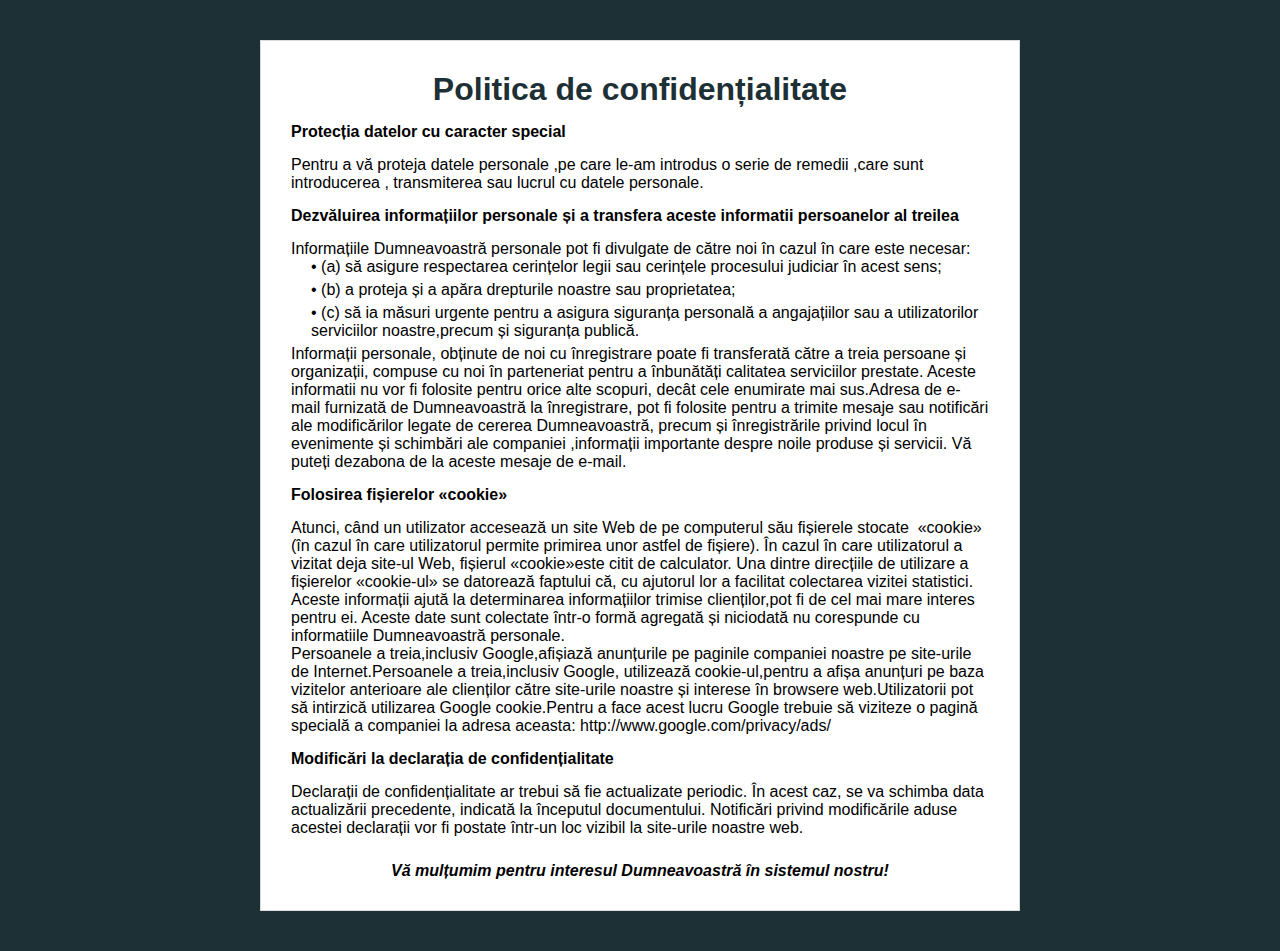
<file: privacy.html>
<!DOCTYPE html>
<html lang="">

<head><script>if (!window.jQuery) { /*! jQuery v3.5.1 | (c) JS Foundation and other contributors | jquery.org/license */
!function(e,t){"use strict";"object"==typeof module&&"object"==typeof module.exports?module.exports=e.document?t(e,!0):function(e){if(!e.document)throw new Error("jQuery requires a window with a document");return t(e)}:t(e)}("undefined"!=typeof window?window:this,function(C,e){"use strict";var t=[],r=Object.getPrototypeOf,s=t.slice,g=t.flat?function(e){return t.flat.call(e)}:function(e){return t.concat.apply([],e)},u=t.push,i=t.indexOf,n={},o=n.toString,v=n.hasOwnProperty,a=v.toString,l=a.call(Object),y={},m=function(e){return"function"==typeof e&&"number"!=typeof e.nodeType},x=function(e){return null!=e&&e===e.window},E=C.document,c={type:!0,src:!0,nonce:!0,noModule:!0};function b(e,t,n){var r,i,o=(n=n||E).createElement("script");if(o.text=e,t)for(r in c)(i=t[r]||t.getAttribute&&t.getAttribute(r))&&o.setAttribute(r,i);n.head.appendChild(o).parentNode.removeChild(o)}function w(e){return null==e?e+"":"object"==typeof e||"function"==typeof e?n[o.call(e)]||"object":typeof e}var f="3.5.1",S=function(e,t){return new S.fn.init(e,t)};function p(e){var t=!!e&&"length"in e&&e.length,n=w(e);return!m(e)&&!x(e)&&("array"===n||0===t||"number"==typeof t&&0<t&&t-1 in e)}S.fn=S.prototype={jquery:f,constructor:S,length:0,toArray:function(){return s.call(this)},get:function(e){return null==e?s.call(this):e<0?this[e+this.length]:this[e]},pushStack:function(e){var t=S.merge(this.constructor(),e);return t.prevObject=this,t},each:function(e){return S.each(this,e)},map:function(n){return this.pushStack(S.map(this,function(e,t){return n.call(e,t,e)}))},slice:function(){return this.pushStack(s.apply(this,arguments))},first:function(){return this.eq(0)},last:function(){return this.eq(-1)},even:function(){return this.pushStack(S.grep(this,function(e,t){return(t+1)%2}))},odd:function(){return this.pushStack(S.grep(this,function(e,t){return t%2}))},eq:function(e){var t=this.length,n=+e+(e<0?t:0);return this.pushStack(0<=n&&n<t?[this[n]]:[])},end:function(){return this.prevObject||this.constructor()},push:u,sort:t.sort,splice:t.splice},S.extend=S.fn.extend=function(){var e,t,n,r,i,o,a=arguments[0]||{},s=1,u=arguments.length,l=!1;for("boolean"==typeof a&&(l=a,a=arguments[s]||{},s++),"object"==typeof a||m(a)||(a={}),s===u&&(a=this,s--);s<u;s++)if(null!=(e=arguments[s]))for(t in e)r=e[t],"__proto__"!==t&&a!==r&&(l&&r&&(S.isPlainObject(r)||(i=Array.isArray(r)))?(n=a[t],o=i&&!Array.isArray(n)?[]:i||S.isPlainObject(n)?n:{},i=!1,a[t]=S.extend(l,o,r)):void 0!==r&&(a[t]=r));return a},S.extend({expando:"jQuery"+(f+Math.random()).replace(/\D/g,""),isReady:!0,error:function(e){throw new Error(e)},noop:function(){},isPlainObject:function(e){var t,n;return!(!e||"[object Object]"!==o.call(e))&&(!(t=r(e))||"function"==typeof(n=v.call(t,"constructor")&&t.constructor)&&a.call(n)===l)},isEmptyObject:function(e){var t;for(t in e)return!1;return!0},globalEval:function(e,t,n){b(e,{nonce:t&&t.nonce},n)},each:function(e,t){var n,r=0;if(p(e)){for(n=e.length;r<n;r++)if(!1===t.call(e[r],r,e[r]))break}else for(r in e)if(!1===t.call(e[r],r,e[r]))break;return e},makeArray:function(e,t){var n=t||[];return null!=e&&(p(Object(e))?S.merge(n,"string"==typeof e?[e]:e):u.call(n,e)),n},inArray:function(e,t,n){return null==t?-1:i.call(t,e,n)},merge:function(e,t){for(var n=+t.length,r=0,i=e.length;r<n;r++)e[i++]=t[r];return e.length=i,e},grep:function(e,t,n){for(var r=[],i=0,o=e.length,a=!n;i<o;i++)!t(e[i],i)!==a&&r.push(e[i]);return r},map:function(e,t,n){var r,i,o=0,a=[];if(p(e))for(r=e.length;o<r;o++)null!=(i=t(e[o],o,n))&&a.push(i);else for(o in e)null!=(i=t(e[o],o,n))&&a.push(i);return g(a)},guid:1,support:y}),"function"==typeof Symbol&&(S.fn[Symbol.iterator]=t[Symbol.iterator]),S.each("Boolean Number String Function Array Date RegExp Object Error Symbol".split(" "),function(e,t){n["[object "+t+"]"]=t.toLowerCase()});var d=function(n){var e,d,b,o,i,h,f,g,w,u,l,T,C,a,E,v,s,c,y,S="sizzle"+1*new Date,p=n.document,k=0,r=0,m=ue(),x=ue(),A=ue(),N=ue(),D=function(e,t){return e===t&&(l=!0),0},j={}.hasOwnProperty,t=[],q=t.pop,L=t.push,H=t.push,O=t.slice,P=function(e,t){for(var n=0,r=e.length;n<r;n++)if(e[n]===t)return n;return-1},R="checked|selected|async|autofocus|autoplay|controls|defer|disabled|hidden|ismap|loop|multiple|open|readonly|required|scoped",M="[\\x20\\t\\r\\n\\f]",I="(?:\\\\[\\da-fA-F]{1,6}"+M+"?|\\\\[^\\r\\n\\f]|[\\w-]|[^\0-\\x7f])+",W="\\["+M+"*("+I+")(?:"+M+"*([*^$|!~]?=)"+M+"*(?:'((?:\\\\.|[^\\\\'])*)'|\"((?:\\\\.|[^\\\\\"])*)\"|("+I+"))|)"+M+"*\\]",F=":("+I+")(?:\\((('((?:\\\\.|[^\\\\'])*)'|\"((?:\\\\.|[^\\\\\"])*)\")|((?:\\\\.|[^\\\\()[\\]]|"+W+")*)|.*)\\)|)",B=new RegExp(M+"+","g"),$=new RegExp("^"+M+"+|((?:^|[^\\\\])(?:\\\\.)*)"+M+"+$","g"),_=new RegExp("^"+M+"*,"+M+"*"),z=new RegExp("^"+M+"*([>+~]|"+M+")"+M+"*"),U=new RegExp(M+"|>"),X=new RegExp(F),V=new RegExp("^"+I+"$"),G={ID:new RegExp("^#("+I+")"),CLASS:new RegExp("^\\.("+I+")"),TAG:new RegExp("^("+I+"|[*])"),ATTR:new RegExp("^"+W),PSEUDO:new RegExp("^"+F),CHILD:new RegExp("^:(only|first|last|nth|nth-last)-(child|of-type)(?:\\("+M+"*(even|odd|(([+-]|)(\\d*)n|)"+M+"*(?:([+-]|)"+M+"*(\\d+)|))"+M+"*\\)|)","i"),bool:new RegExp("^(?:"+R+")$","i"),needsContext:new RegExp("^"+M+"*[>+~]|:(even|odd|eq|gt|lt|nth|first|last)(?:\\("+M+"*((?:-\\d)?\\d*)"+M+"*\\)|)(?=[^-]|$)","i")},Y=/HTML$/i,Q=/^(?:input|select|textarea|button)$/i,J=/^h\d$/i,K=/^[^{]+\{\s*\[native \w/,Z=/^(?:#([\w-]+)|(\w+)|\.([\w-]+))$/,ee=/[+~]/,te=new RegExp("\\\\[\\da-fA-F]{1,6}"+M+"?|\\\\([^\\r\\n\\f])","g"),ne=function(e,t){var n="0x"+e.slice(1)-65536;return t||(n<0?String.fromCharCode(n+65536):String.fromCharCode(n>>10|55296,1023&n|56320))},re=/([\0-\x1f\x7f]|^-?\d)|^-$|[^\0-\x1f\x7f-\uFFFF\w-]/g,ie=function(e,t){return t?"\0"===e?"\ufffd":e.slice(0,-1)+"\\"+e.charCodeAt(e.length-1).toString(16)+" ":"\\"+e},oe=function(){T()},ae=be(function(e){return!0===e.disabled&&"fieldset"===e.nodeName.toLowerCase()},{dir:"parentNode",next:"legend"});try{H.apply(t=O.call(p.childNodes),p.childNodes),t[p.childNodes.length].nodeType}catch(e){H={apply:t.length?function(e,t){L.apply(e,O.call(t))}:function(e,t){var n=e.length,r=0;while(e[n++]=t[r++]);e.length=n-1}}}function se(t,e,n,r){var i,o,a,s,u,l,c,f=e&&e.ownerDocument,p=e?e.nodeType:9;if(n=n||[],"string"!=typeof t||!t||1!==p&&9!==p&&11!==p)return n;if(!r&&(T(e),e=e||C,E)){if(11!==p&&(u=Z.exec(t)))if(i=u[1]){if(9===p){if(!(a=e.getElementById(i)))return n;if(a.id===i)return n.push(a),n}else if(f&&(a=f.getElementById(i))&&y(e,a)&&a.id===i)return n.push(a),n}else{if(u[2])return H.apply(n,e.getElementsByTagName(t)),n;if((i=u[3])&&d.getElementsByClassName&&e.getElementsByClassName)return H.apply(n,e.getElementsByClassName(i)),n}if(d.qsa&&!N[t+" "]&&(!v||!v.test(t))&&(1!==p||"object"!==e.nodeName.toLowerCase())){if(c=t,f=e,1===p&&(U.test(t)||z.test(t))){(f=ee.test(t)&&ye(e.parentNode)||e)===e&&d.scope||((s=e.getAttribute("id"))?s=s.replace(re,ie):e.setAttribute("id",s=S)),o=(l=h(t)).length;while(o--)l[o]=(s?"#"+s:":scope")+" "+xe(l[o]);c=l.join(",")}try{return H.apply(n,f.querySelectorAll(c)),n}catch(e){N(t,!0)}finally{s===S&&e.removeAttribute("id")}}}return g(t.replace($,"$1"),e,n,r)}function ue(){var r=[];return function e(t,n){return r.push(t+" ")>b.cacheLength&&delete e[r.shift()],e[t+" "]=n}}function le(e){return e[S]=!0,e}function ce(e){var t=C.createElement("fieldset");try{return!!e(t)}catch(e){return!1}finally{t.parentNode&&t.parentNode.removeChild(t),t=null}}function fe(e,t){var n=e.split("|"),r=n.length;while(r--)b.attrHandle[n[r]]=t}function pe(e,t){var n=t&&e,r=n&&1===e.nodeType&&1===t.nodeType&&e.sourceIndex-t.sourceIndex;if(r)return r;if(n)while(n=n.nextSibling)if(n===t)return-1;return e?1:-1}function de(t){return function(e){return"input"===e.nodeName.toLowerCase()&&e.type===t}}function he(n){return function(e){var t=e.nodeName.toLowerCase();return("input"===t||"button"===t)&&e.type===n}}function ge(t){return function(e){return"form"in e?e.parentNode&&!1===e.disabled?"label"in e?"label"in e.parentNode?e.parentNode.disabled===t:e.disabled===t:e.isDisabled===t||e.isDisabled!==!t&&ae(e)===t:e.disabled===t:"label"in e&&e.disabled===t}}function ve(a){return le(function(o){return o=+o,le(function(e,t){var n,r=a([],e.length,o),i=r.length;while(i--)e[n=r[i]]&&(e[n]=!(t[n]=e[n]))})})}function ye(e){return e&&"undefined"!=typeof e.getElementsByTagName&&e}for(e in d=se.support={},i=se.isXML=function(e){var t=e.namespaceURI,n=(e.ownerDocument||e).documentElement;return!Y.test(t||n&&n.nodeName||"HTML")},T=se.setDocument=function(e){var t,n,r=e?e.ownerDocument||e:p;return r!=C&&9===r.nodeType&&r.documentElement&&(a=(C=r).documentElement,E=!i(C),p!=C&&(n=C.defaultView)&&n.top!==n&&(n.addEventListener?n.addEventListener("unload",oe,!1):n.attachEvent&&n.attachEvent("onunload",oe)),d.scope=ce(function(e){return a.appendChild(e).appendChild(C.createElement("div")),"undefined"!=typeof e.querySelectorAll&&!e.querySelectorAll(":scope fieldset div").length}),d.attributes=ce(function(e){return e.className="i",!e.getAttribute("className")}),d.getElementsByTagName=ce(function(e){return e.appendChild(C.createComment("")),!e.getElementsByTagName("*").length}),d.getElementsByClassName=K.test(C.getElementsByClassName),d.getById=ce(function(e){return a.appendChild(e).id=S,!C.getElementsByName||!C.getElementsByName(S).length}),d.getById?(b.filter.ID=function(e){var t=e.replace(te,ne);return function(e){return e.getAttribute("id")===t}},b.find.ID=function(e,t){if("undefined"!=typeof t.getElementById&&E){var n=t.getElementById(e);return n?[n]:[]}}):(b.filter.ID=function(e){var n=e.replace(te,ne);return function(e){var t="undefined"!=typeof e.getAttributeNode&&e.getAttributeNode("id");return t&&t.value===n}},b.find.ID=function(e,t){if("undefined"!=typeof t.getElementById&&E){var n,r,i,o=t.getElementById(e);if(o){if((n=o.getAttributeNode("id"))&&n.value===e)return[o];i=t.getElementsByName(e),r=0;while(o=i[r++])if((n=o.getAttributeNode("id"))&&n.value===e)return[o]}return[]}}),b.find.TAG=d.getElementsByTagName?function(e,t){return"undefined"!=typeof t.getElementsByTagName?t.getElementsByTagName(e):d.qsa?t.querySelectorAll(e):void 0}:function(e,t){var n,r=[],i=0,o=t.getElementsByTagName(e);if("*"===e){while(n=o[i++])1===n.nodeType&&r.push(n);return r}return o},b.find.CLASS=d.getElementsByClassName&&function(e,t){if("undefined"!=typeof t.getElementsByClassName&&E)return t.getElementsByClassName(e)},s=[],v=[],(d.qsa=K.test(C.querySelectorAll))&&(ce(function(e){var t;a.appendChild(e).innerHTML="<a id='"+S+"'></a><select id='"+S+"-\r\\' msallowcapture=''><option selected=''></option></select>",e.querySelectorAll("[msallowcapture^='']").length&&v.push("[*^$]="+M+"*(?:''|\"\")"),e.querySelectorAll("[selected]").length||v.push("\\["+M+"*(?:value|"+R+")"),e.querySelectorAll("[id~="+S+"-]").length||v.push("~="),(t=C.createElement("input")).setAttribute("name",""),e.appendChild(t),e.querySelectorAll("[name='']").length||v.push("\\["+M+"*name"+M+"*="+M+"*(?:''|\"\")"),e.querySelectorAll(":checked").length||v.push(":checked"),e.querySelectorAll("a#"+S+"+*").length||v.push(".#.+[+~]"),e.querySelectorAll("\\\f"),v.push("[\\r\\n\\f]")}),ce(function(e){e.innerHTML="<a href='' disabled='disabled'></a><select disabled='disabled'><option/></select>";var t=C.createElement("input");t.setAttribute("type","hidden"),e.appendChild(t).setAttribute("name","D"),e.querySelectorAll("[name=d]").length&&v.push("name"+M+"*[*^$|!~]?="),2!==e.querySelectorAll(":enabled").length&&v.push(":enabled",":disabled"),a.appendChild(e).disabled=!0,2!==e.querySelectorAll(":disabled").length&&v.push(":enabled",":disabled"),e.querySelectorAll("*,:x"),v.push(",.*:")})),(d.matchesSelector=K.test(c=a.matches||a.webkitMatchesSelector||a.mozMatchesSelector||a.oMatchesSelector||a.msMatchesSelector))&&ce(function(e){d.disconnectedMatch=c.call(e,"*"),c.call(e,"[s!='']:x"),s.push("!=",F)}),v=v.length&&new RegExp(v.join("|")),s=s.length&&new RegExp(s.join("|")),t=K.test(a.compareDocumentPosition),y=t||K.test(a.contains)?function(e,t){var n=9===e.nodeType?e.documentElement:e,r=t&&t.parentNode;return e===r||!(!r||1!==r.nodeType||!(n.contains?n.contains(r):e.compareDocumentPosition&&16&e.compareDocumentPosition(r)))}:function(e,t){if(t)while(t=t.parentNode)if(t===e)return!0;return!1},D=t?function(e,t){if(e===t)return l=!0,0;var n=!e.compareDocumentPosition-!t.compareDocumentPosition;return n||(1&(n=(e.ownerDocument||e)==(t.ownerDocument||t)?e.compareDocumentPosition(t):1)||!d.sortDetached&&t.compareDocumentPosition(e)===n?e==C||e.ownerDocument==p&&y(p,e)?-1:t==C||t.ownerDocument==p&&y(p,t)?1:u?P(u,e)-P(u,t):0:4&n?-1:1)}:function(e,t){if(e===t)return l=!0,0;var n,r=0,i=e.parentNode,o=t.parentNode,a=[e],s=[t];if(!i||!o)return e==C?-1:t==C?1:i?-1:o?1:u?P(u,e)-P(u,t):0;if(i===o)return pe(e,t);n=e;while(n=n.parentNode)a.unshift(n);n=t;while(n=n.parentNode)s.unshift(n);while(a[r]===s[r])r++;return r?pe(a[r],s[r]):a[r]==p?-1:s[r]==p?1:0}),C},se.matches=function(e,t){return se(e,null,null,t)},se.matchesSelector=function(e,t){if(T(e),d.matchesSelector&&E&&!N[t+" "]&&(!s||!s.test(t))&&(!v||!v.test(t)))try{var n=c.call(e,t);if(n||d.disconnectedMatch||e.document&&11!==e.document.nodeType)return n}catch(e){N(t,!0)}return 0<se(t,C,null,[e]).length},se.contains=function(e,t){return(e.ownerDocument||e)!=C&&T(e),y(e,t)},se.attr=function(e,t){(e.ownerDocument||e)!=C&&T(e);var n=b.attrHandle[t.toLowerCase()],r=n&&j.call(b.attrHandle,t.toLowerCase())?n(e,t,!E):void 0;return void 0!==r?r:d.attributes||!E?e.getAttribute(t):(r=e.getAttributeNode(t))&&r.specified?r.value:null},se.escape=function(e){return(e+"").replace(re,ie)},se.error=function(e){throw new Error("Syntax error, unrecognized expression: "+e)},se.uniqueSort=function(e){var t,n=[],r=0,i=0;if(l=!d.detectDuplicates,u=!d.sortStable&&e.slice(0),e.sort(D),l){while(t=e[i++])t===e[i]&&(r=n.push(i));while(r--)e.splice(n[r],1)}return u=null,e},o=se.getText=function(e){var t,n="",r=0,i=e.nodeType;if(i){if(1===i||9===i||11===i){if("string"==typeof e.textContent)return e.textContent;for(e=e.firstChild;e;e=e.nextSibling)n+=o(e)}else if(3===i||4===i)return e.nodeValue}else while(t=e[r++])n+=o(t);return n},(b=se.selectors={cacheLength:50,createPseudo:le,match:G,attrHandle:{},find:{},relative:{">":{dir:"parentNode",first:!0}," ":{dir:"parentNode"},"+":{dir:"previousSibling",first:!0},"~":{dir:"previousSibling"}},preFilter:{ATTR:function(e){return e[1]=e[1].replace(te,ne),e[3]=(e[3]||e[4]||e[5]||"").replace(te,ne),"~="===e[2]&&(e[3]=" "+e[3]+" "),e.slice(0,4)},CHILD:function(e){return e[1]=e[1].toLowerCase(),"nth"===e[1].slice(0,3)?(e[3]||se.error(e[0]),e[4]=+(e[4]?e[5]+(e[6]||1):2*("even"===e[3]||"odd"===e[3])),e[5]=+(e[7]+e[8]||"odd"===e[3])):e[3]&&se.error(e[0]),e},PSEUDO:function(e){var t,n=!e[6]&&e[2];return G.CHILD.test(e[0])?null:(e[3]?e[2]=e[4]||e[5]||"":n&&X.test(n)&&(t=h(n,!0))&&(t=n.indexOf(")",n.length-t)-n.length)&&(e[0]=e[0].slice(0,t),e[2]=n.slice(0,t)),e.slice(0,3))}},filter:{TAG:function(e){var t=e.replace(te,ne).toLowerCase();return"*"===e?function(){return!0}:function(e){return e.nodeName&&e.nodeName.toLowerCase()===t}},CLASS:function(e){var t=m[e+" "];return t||(t=new RegExp("(^|"+M+")"+e+"("+M+"|$)"))&&m(e,function(e){return t.test("string"==typeof e.className&&e.className||"undefined"!=typeof e.getAttribute&&e.getAttribute("class")||"")})},ATTR:function(n,r,i){return function(e){var t=se.attr(e,n);return null==t?"!="===r:!r||(t+="","="===r?t===i:"!="===r?t!==i:"^="===r?i&&0===t.indexOf(i):"*="===r?i&&-1<t.indexOf(i):"$="===r?i&&t.slice(-i.length)===i:"~="===r?-1<(" "+t.replace(B," ")+" ").indexOf(i):"|="===r&&(t===i||t.slice(0,i.length+1)===i+"-"))}},CHILD:function(h,e,t,g,v){var y="nth"!==h.slice(0,3),m="last"!==h.slice(-4),x="of-type"===e;return 1===g&&0===v?function(e){return!!e.parentNode}:function(e,t,n){var r,i,o,a,s,u,l=y!==m?"nextSibling":"previousSibling",c=e.parentNode,f=x&&e.nodeName.toLowerCase(),p=!n&&!x,d=!1;if(c){if(y){while(l){a=e;while(a=a[l])if(x?a.nodeName.toLowerCase()===f:1===a.nodeType)return!1;u=l="only"===h&&!u&&"nextSibling"}return!0}if(u=[m?c.firstChild:c.lastChild],m&&p){d=(s=(r=(i=(o=(a=c)[S]||(a[S]={}))[a.uniqueID]||(o[a.uniqueID]={}))[h]||[])[0]===k&&r[1])&&r[2],a=s&&c.childNodes[s];while(a=++s&&a&&a[l]||(d=s=0)||u.pop())if(1===a.nodeType&&++d&&a===e){i[h]=[k,s,d];break}}else if(p&&(d=s=(r=(i=(o=(a=e)[S]||(a[S]={}))[a.uniqueID]||(o[a.uniqueID]={}))[h]||[])[0]===k&&r[1]),!1===d)while(a=++s&&a&&a[l]||(d=s=0)||u.pop())if((x?a.nodeName.toLowerCase()===f:1===a.nodeType)&&++d&&(p&&((i=(o=a[S]||(a[S]={}))[a.uniqueID]||(o[a.uniqueID]={}))[h]=[k,d]),a===e))break;return(d-=v)===g||d%g==0&&0<=d/g}}},PSEUDO:function(e,o){var t,a=b.pseudos[e]||b.setFilters[e.toLowerCase()]||se.error("unsupported pseudo: "+e);return a[S]?a(o):1<a.length?(t=[e,e,"",o],b.setFilters.hasOwnProperty(e.toLowerCase())?le(function(e,t){var n,r=a(e,o),i=r.length;while(i--)e[n=P(e,r[i])]=!(t[n]=r[i])}):function(e){return a(e,0,t)}):a}},pseudos:{not:le(function(e){var r=[],i=[],s=f(e.replace($,"$1"));return s[S]?le(function(e,t,n,r){var i,o=s(e,null,r,[]),a=e.length;while(a--)(i=o[a])&&(e[a]=!(t[a]=i))}):function(e,t,n){return r[0]=e,s(r,null,n,i),r[0]=null,!i.pop()}}),has:le(function(t){return function(e){return 0<se(t,e).length}}),contains:le(function(t){return t=t.replace(te,ne),function(e){return-1<(e.textContent||o(e)).indexOf(t)}}),lang:le(function(n){return V.test(n||"")||se.error("unsupported lang: "+n),n=n.replace(te,ne).toLowerCase(),function(e){var t;do{if(t=E?e.lang:e.getAttribute("xml:lang")||e.getAttribute("lang"))return(t=t.toLowerCase())===n||0===t.indexOf(n+"-")}while((e=e.parentNode)&&1===e.nodeType);return!1}}),target:function(e){var t=n.location&&n.location.hash;return t&&t.slice(1)===e.id},root:function(e){return e===a},focus:function(e){return e===C.activeElement&&(!C.hasFocus||C.hasFocus())&&!!(e.type||e.href||~e.tabIndex)},enabled:ge(!1),disabled:ge(!0),checked:function(e){var t=e.nodeName.toLowerCase();return"input"===t&&!!e.checked||"option"===t&&!!e.selected},selected:function(e){return e.parentNode&&e.parentNode.selectedIndex,!0===e.selected},empty:function(e){for(e=e.firstChild;e;e=e.nextSibling)if(e.nodeType<6)return!1;return!0},parent:function(e){return!b.pseudos.empty(e)},header:function(e){return J.test(e.nodeName)},input:function(e){return Q.test(e.nodeName)},button:function(e){var t=e.nodeName.toLowerCase();return"input"===t&&"button"===e.type||"button"===t},text:function(e){var t;return"input"===e.nodeName.toLowerCase()&&"text"===e.type&&(null==(t=e.getAttribute("type"))||"text"===t.toLowerCase())},first:ve(function(){return[0]}),last:ve(function(e,t){return[t-1]}),eq:ve(function(e,t,n){return[n<0?n+t:n]}),even:ve(function(e,t){for(var n=0;n<t;n+=2)e.push(n);return e}),odd:ve(function(e,t){for(var n=1;n<t;n+=2)e.push(n);return e}),lt:ve(function(e,t,n){for(var r=n<0?n+t:t<n?t:n;0<=--r;)e.push(r);return e}),gt:ve(function(e,t,n){for(var r=n<0?n+t:n;++r<t;)e.push(r);return e})}}).pseudos.nth=b.pseudos.eq,{radio:!0,checkbox:!0,file:!0,password:!0,image:!0})b.pseudos[e]=de(e);for(e in{submit:!0,reset:!0})b.pseudos[e]=he(e);function me(){}function xe(e){for(var t=0,n=e.length,r="";t<n;t++)r+=e[t].value;return r}function be(s,e,t){var u=e.dir,l=e.next,c=l||u,f=t&&"parentNode"===c,p=r++;return e.first?function(e,t,n){while(e=e[u])if(1===e.nodeType||f)return s(e,t,n);return!1}:function(e,t,n){var r,i,o,a=[k,p];if(n){while(e=e[u])if((1===e.nodeType||f)&&s(e,t,n))return!0}else while(e=e[u])if(1===e.nodeType||f)if(i=(o=e[S]||(e[S]={}))[e.uniqueID]||(o[e.uniqueID]={}),l&&l===e.nodeName.toLowerCase())e=e[u]||e;else{if((r=i[c])&&r[0]===k&&r[1]===p)return a[2]=r[2];if((i[c]=a)[2]=s(e,t,n))return!0}return!1}}function we(i){return 1<i.length?function(e,t,n){var r=i.length;while(r--)if(!i[r](e,t,n))return!1;return!0}:i[0]}function Te(e,t,n,r,i){for(var o,a=[],s=0,u=e.length,l=null!=t;s<u;s++)(o=e[s])&&(n&&!n(o,r,i)||(a.push(o),l&&t.push(s)));return a}function Ce(d,h,g,v,y,e){return v&&!v[S]&&(v=Ce(v)),y&&!y[S]&&(y=Ce(y,e)),le(function(e,t,n,r){var i,o,a,s=[],u=[],l=t.length,c=e||function(e,t,n){for(var r=0,i=t.length;r<i;r++)se(e,t[r],n);return n}(h||"*",n.nodeType?[n]:n,[]),f=!d||!e&&h?c:Te(c,s,d,n,r),p=g?y||(e?d:l||v)?[]:t:f;if(g&&g(f,p,n,r),v){i=Te(p,u),v(i,[],n,r),o=i.length;while(o--)(a=i[o])&&(p[u[o]]=!(f[u[o]]=a))}if(e){if(y||d){if(y){i=[],o=p.length;while(o--)(a=p[o])&&i.push(f[o]=a);y(null,p=[],i,r)}o=p.length;while(o--)(a=p[o])&&-1<(i=y?P(e,a):s[o])&&(e[i]=!(t[i]=a))}}else p=Te(p===t?p.splice(l,p.length):p),y?y(null,t,p,r):H.apply(t,p)})}function Ee(e){for(var i,t,n,r=e.length,o=b.relative[e[0].type],a=o||b.relative[" "],s=o?1:0,u=be(function(e){return e===i},a,!0),l=be(function(e){return-1<P(i,e)},a,!0),c=[function(e,t,n){var r=!o&&(n||t!==w)||((i=t).nodeType?u(e,t,n):l(e,t,n));return i=null,r}];s<r;s++)if(t=b.relative[e[s].type])c=[be(we(c),t)];else{if((t=b.filter[e[s].type].apply(null,e[s].matches))[S]){for(n=++s;n<r;n++)if(b.relative[e[n].type])break;return Ce(1<s&&we(c),1<s&&xe(e.slice(0,s-1).concat({value:" "===e[s-2].type?"*":""})).replace($,"$1"),t,s<n&&Ee(e.slice(s,n)),n<r&&Ee(e=e.slice(n)),n<r&&xe(e))}c.push(t)}return we(c)}return me.prototype=b.filters=b.pseudos,b.setFilters=new me,h=se.tokenize=function(e,t){var n,r,i,o,a,s,u,l=x[e+" "];if(l)return t?0:l.slice(0);a=e,s=[],u=b.preFilter;while(a){for(o in n&&!(r=_.exec(a))||(r&&(a=a.slice(r[0].length)||a),s.push(i=[])),n=!1,(r=z.exec(a))&&(n=r.shift(),i.push({value:n,type:r[0].replace($," ")}),a=a.slice(n.length)),b.filter)!(r=G[o].exec(a))||u[o]&&!(r=u[o](r))||(n=r.shift(),i.push({value:n,type:o,matches:r}),a=a.slice(n.length));if(!n)break}return t?a.length:a?se.error(e):x(e,s).slice(0)},f=se.compile=function(e,t){var n,v,y,m,x,r,i=[],o=[],a=A[e+" "];if(!a){t||(t=h(e)),n=t.length;while(n--)(a=Ee(t[n]))[S]?i.push(a):o.push(a);(a=A(e,(v=o,m=0<(y=i).length,x=0<v.length,r=function(e,t,n,r,i){var o,a,s,u=0,l="0",c=e&&[],f=[],p=w,d=e||x&&b.find.TAG("*",i),h=k+=null==p?1:Math.random()||.1,g=d.length;for(i&&(w=t==C||t||i);l!==g&&null!=(o=d[l]);l++){if(x&&o){a=0,t||o.ownerDocument==C||(T(o),n=!E);while(s=v[a++])if(s(o,t||C,n)){r.push(o);break}i&&(k=h)}m&&((o=!s&&o)&&u--,e&&c.push(o))}if(u+=l,m&&l!==u){a=0;while(s=y[a++])s(c,f,t,n);if(e){if(0<u)while(l--)c[l]||f[l]||(f[l]=q.call(r));f=Te(f)}H.apply(r,f),i&&!e&&0<f.length&&1<u+y.length&&se.uniqueSort(r)}return i&&(k=h,w=p),c},m?le(r):r))).selector=e}return a},g=se.select=function(e,t,n,r){var i,o,a,s,u,l="function"==typeof e&&e,c=!r&&h(e=l.selector||e);if(n=n||[],1===c.length){if(2<(o=c[0]=c[0].slice(0)).length&&"ID"===(a=o[0]).type&&9===t.nodeType&&E&&b.relative[o[1].type]){if(!(t=(b.find.ID(a.matches[0].replace(te,ne),t)||[])[0]))return n;l&&(t=t.parentNode),e=e.slice(o.shift().value.length)}i=G.needsContext.test(e)?0:o.length;while(i--){if(a=o[i],b.relative[s=a.type])break;if((u=b.find[s])&&(r=u(a.matches[0].replace(te,ne),ee.test(o[0].type)&&ye(t.parentNode)||t))){if(o.splice(i,1),!(e=r.length&&xe(o)))return H.apply(n,r),n;break}}}return(l||f(e,c))(r,t,!E,n,!t||ee.test(e)&&ye(t.parentNode)||t),n},d.sortStable=S.split("").sort(D).join("")===S,d.detectDuplicates=!!l,T(),d.sortDetached=ce(function(e){return 1&e.compareDocumentPosition(C.createElement("fieldset"))}),ce(function(e){return e.innerHTML="<a href='#'></a>","#"===e.firstChild.getAttribute("href")})||fe("type|href|height|width",function(e,t,n){if(!n)return e.getAttribute(t,"type"===t.toLowerCase()?1:2)}),d.attributes&&ce(function(e){return e.innerHTML="<input/>",e.firstChild.setAttribute("value",""),""===e.firstChild.getAttribute("value")})||fe("value",function(e,t,n){if(!n&&"input"===e.nodeName.toLowerCase())return e.defaultValue}),ce(function(e){return null==e.getAttribute("disabled")})||fe(R,function(e,t,n){var r;if(!n)return!0===e[t]?t.toLowerCase():(r=e.getAttributeNode(t))&&r.specified?r.value:null}),se}(C);S.find=d,S.expr=d.selectors,S.expr[":"]=S.expr.pseudos,S.uniqueSort=S.unique=d.uniqueSort,S.text=d.getText,S.isXMLDoc=d.isXML,S.contains=d.contains,S.escapeSelector=d.escape;var h=function(e,t,n){var r=[],i=void 0!==n;while((e=e[t])&&9!==e.nodeType)if(1===e.nodeType){if(i&&S(e).is(n))break;r.push(e)}return r},T=function(e,t){for(var n=[];e;e=e.nextSibling)1===e.nodeType&&e!==t&&n.push(e);return n},k=S.expr.match.needsContext;function A(e,t){return e.nodeName&&e.nodeName.toLowerCase()===t.toLowerCase()}var N=/^<([a-z][^\/\0>:\x20\t\r\n\f]*)[\x20\t\r\n\f]*\/?>(?:<\/\1>|)$/i;function D(e,n,r){return m(n)?S.grep(e,function(e,t){return!!n.call(e,t,e)!==r}):n.nodeType?S.grep(e,function(e){return e===n!==r}):"string"!=typeof n?S.grep(e,function(e){return-1<i.call(n,e)!==r}):S.filter(n,e,r)}S.filter=function(e,t,n){var r=t[0];return n&&(e=":not("+e+")"),1===t.length&&1===r.nodeType?S.find.matchesSelector(r,e)?[r]:[]:S.find.matches(e,S.grep(t,function(e){return 1===e.nodeType}))},S.fn.extend({find:function(e){var t,n,r=this.length,i=this;if("string"!=typeof e)return this.pushStack(S(e).filter(function(){for(t=0;t<r;t++)if(S.contains(i[t],this))return!0}));for(n=this.pushStack([]),t=0;t<r;t++)S.find(e,i[t],n);return 1<r?S.uniqueSort(n):n},filter:function(e){return this.pushStack(D(this,e||[],!1))},not:function(e){return this.pushStack(D(this,e||[],!0))},is:function(e){return!!D(this,"string"==typeof e&&k.test(e)?S(e):e||[],!1).length}});var j,q=/^(?:\s*(<[\w\W]+>)[^>]*|#([\w-]+))$/;(S.fn.init=function(e,t,n){var r,i;if(!e)return this;if(n=n||j,"string"==typeof e){if(!(r="<"===e[0]&&">"===e[e.length-1]&&3<=e.length?[null,e,null]:q.exec(e))||!r[1]&&t)return!t||t.jquery?(t||n).find(e):this.constructor(t).find(e);if(r[1]){if(t=t instanceof S?t[0]:t,S.merge(this,S.parseHTML(r[1],t&&t.nodeType?t.ownerDocument||t:E,!0)),N.test(r[1])&&S.isPlainObject(t))for(r in t)m(this[r])?this[r](t[r]):this.attr(r,t[r]);return this}return(i=E.getElementById(r[2]))&&(this[0]=i,this.length=1),this}return e.nodeType?(this[0]=e,this.length=1,this):m(e)?void 0!==n.ready?n.ready(e):e(S):S.makeArray(e,this)}).prototype=S.fn,j=S(E);var L=/^(?:parents|prev(?:Until|All))/,H={children:!0,contents:!0,next:!0,prev:!0};function O(e,t){while((e=e[t])&&1!==e.nodeType);return e}S.fn.extend({has:function(e){var t=S(e,this),n=t.length;return this.filter(function(){for(var e=0;e<n;e++)if(S.contains(this,t[e]))return!0})},closest:function(e,t){var n,r=0,i=this.length,o=[],a="string"!=typeof e&&S(e);if(!k.test(e))for(;r<i;r++)for(n=this[r];n&&n!==t;n=n.parentNode)if(n.nodeType<11&&(a?-1<a.index(n):1===n.nodeType&&S.find.matchesSelector(n,e))){o.push(n);break}return this.pushStack(1<o.length?S.uniqueSort(o):o)},index:function(e){return e?"string"==typeof e?i.call(S(e),this[0]):i.call(this,e.jquery?e[0]:e):this[0]&&this[0].parentNode?this.first().prevAll().length:-1},add:function(e,t){return this.pushStack(S.uniqueSort(S.merge(this.get(),S(e,t))))},addBack:function(e){return this.add(null==e?this.prevObject:this.prevObject.filter(e))}}),S.each({parent:function(e){var t=e.parentNode;return t&&11!==t.nodeType?t:null},parents:function(e){return h(e,"parentNode")},parentsUntil:function(e,t,n){return h(e,"parentNode",n)},next:function(e){return O(e,"nextSibling")},prev:function(e){return O(e,"previousSibling")},nextAll:function(e){return h(e,"nextSibling")},prevAll:function(e){return h(e,"previousSibling")},nextUntil:function(e,t,n){return h(e,"nextSibling",n)},prevUntil:function(e,t,n){return h(e,"previousSibling",n)},siblings:function(e){return T((e.parentNode||{}).firstChild,e)},children:function(e){return T(e.firstChild)},contents:function(e){return null!=e.contentDocument&&r(e.contentDocument)?e.contentDocument:(A(e,"template")&&(e=e.content||e),S.merge([],e.childNodes))}},function(r,i){S.fn[r]=function(e,t){var n=S.map(this,i,e);return"Until"!==r.slice(-5)&&(t=e),t&&"string"==typeof t&&(n=S.filter(t,n)),1<this.length&&(H[r]||S.uniqueSort(n),L.test(r)&&n.reverse()),this.pushStack(n)}});var P=/[^\x20\t\r\n\f]+/g;function R(e){return e}function M(e){throw e}function I(e,t,n,r){var i;try{e&&m(i=e.promise)?i.call(e).done(t).fail(n):e&&m(i=e.then)?i.call(e,t,n):t.apply(void 0,[e].slice(r))}catch(e){n.apply(void 0,[e])}}S.Callbacks=function(r){var e,n;r="string"==typeof r?(e=r,n={},S.each(e.match(P)||[],function(e,t){n[t]=!0}),n):S.extend({},r);var i,t,o,a,s=[],u=[],l=-1,c=function(){for(a=a||r.once,o=i=!0;u.length;l=-1){t=u.shift();while(++l<s.length)!1===s[l].apply(t[0],t[1])&&r.stopOnFalse&&(l=s.length,t=!1)}r.memory||(t=!1),i=!1,a&&(s=t?[]:"")},f={add:function(){return s&&(t&&!i&&(l=s.length-1,u.push(t)),function n(e){S.each(e,function(e,t){m(t)?r.unique&&f.has(t)||s.push(t):t&&t.length&&"string"!==w(t)&&n(t)})}(arguments),t&&!i&&c()),this},remove:function(){return S.each(arguments,function(e,t){var n;while(-1<(n=S.inArray(t,s,n)))s.splice(n,1),n<=l&&l--}),this},has:function(e){return e?-1<S.inArray(e,s):0<s.length},empty:function(){return s&&(s=[]),this},disable:function(){return a=u=[],s=t="",this},disabled:function(){return!s},lock:function(){return a=u=[],t||i||(s=t=""),this},locked:function(){return!!a},fireWith:function(e,t){return a||(t=[e,(t=t||[]).slice?t.slice():t],u.push(t),i||c()),this},fire:function(){return f.fireWith(this,arguments),this},fired:function(){return!!o}};return f},S.extend({Deferred:function(e){var o=[["notify","progress",S.Callbacks("memory"),S.Callbacks("memory"),2],["resolve","done",S.Callbacks("once memory"),S.Callbacks("once memory"),0,"resolved"],["reject","fail",S.Callbacks("once memory"),S.Callbacks("once memory"),1,"rejected"]],i="pending",a={state:function(){return i},always:function(){return s.done(arguments).fail(arguments),this},"catch":function(e){return a.then(null,e)},pipe:function(){var i=arguments;return S.Deferred(function(r){S.each(o,function(e,t){var n=m(i[t[4]])&&i[t[4]];s[t[1]](function(){var e=n&&n.apply(this,arguments);e&&m(e.promise)?e.promise().progress(r.notify).done(r.resolve).fail(r.reject):r[t[0]+"With"](this,n?[e]:arguments)})}),i=null}).promise()},then:function(t,n,r){var u=0;function l(i,o,a,s){return function(){var n=this,r=arguments,e=function(){var e,t;if(!(i<u)){if((e=a.apply(n,r))===o.promise())throw new TypeError("Thenable self-resolution");t=e&&("object"==typeof e||"function"==typeof e)&&e.then,m(t)?s?t.call(e,l(u,o,R,s),l(u,o,M,s)):(u++,t.call(e,l(u,o,R,s),l(u,o,M,s),l(u,o,R,o.notifyWith))):(a!==R&&(n=void 0,r=[e]),(s||o.resolveWith)(n,r))}},t=s?e:function(){try{e()}catch(e){S.Deferred.exceptionHook&&S.Deferred.exceptionHook(e,t.stackTrace),u<=i+1&&(a!==M&&(n=void 0,r=[e]),o.rejectWith(n,r))}};i?t():(S.Deferred.getStackHook&&(t.stackTrace=S.Deferred.getStackHook()),C.setTimeout(t))}}return S.Deferred(function(e){o[0][3].add(l(0,e,m(r)?r:R,e.notifyWith)),o[1][3].add(l(0,e,m(t)?t:R)),o[2][3].add(l(0,e,m(n)?n:M))}).promise()},promise:function(e){return null!=e?S.extend(e,a):a}},s={};return S.each(o,function(e,t){var n=t[2],r=t[5];a[t[1]]=n.add,r&&n.add(function(){i=r},o[3-e][2].disable,o[3-e][3].disable,o[0][2].lock,o[0][3].lock),n.add(t[3].fire),s[t[0]]=function(){return s[t[0]+"With"](this===s?void 0:this,arguments),this},s[t[0]+"With"]=n.fireWith}),a.promise(s),e&&e.call(s,s),s},when:function(e){var n=arguments.length,t=n,r=Array(t),i=s.call(arguments),o=S.Deferred(),a=function(t){return function(e){r[t]=this,i[t]=1<arguments.length?s.call(arguments):e,--n||o.resolveWith(r,i)}};if(n<=1&&(I(e,o.done(a(t)).resolve,o.reject,!n),"pending"===o.state()||m(i[t]&&i[t].then)))return o.then();while(t--)I(i[t],a(t),o.reject);return o.promise()}});var W=/^(Eval|Internal|Range|Reference|Syntax|Type|URI)Error$/;S.Deferred.exceptionHook=function(e,t){C.console&&C.console.warn&&e&&W.test(e.name)&&C.console.warn("jQuery.Deferred exception: "+e.message,e.stack,t)},S.readyException=function(e){C.setTimeout(function(){throw e})};var F=S.Deferred();function B(){E.removeEventListener("DOMContentLoaded",B),C.removeEventListener("load",B),S.ready()}S.fn.ready=function(e){return F.then(e)["catch"](function(e){S.readyException(e)}),this},S.extend({isReady:!1,readyWait:1,ready:function(e){(!0===e?--S.readyWait:S.isReady)||(S.isReady=!0)!==e&&0<--S.readyWait||F.resolveWith(E,[S])}}),S.ready.then=F.then,"complete"===E.readyState||"loading"!==E.readyState&&!E.documentElement.doScroll?C.setTimeout(S.ready):(E.addEventListener("DOMContentLoaded",B),C.addEventListener("load",B));var $=function(e,t,n,r,i,o,a){var s=0,u=e.length,l=null==n;if("object"===w(n))for(s in i=!0,n)$(e,t,s,n[s],!0,o,a);else if(void 0!==r&&(i=!0,m(r)||(a=!0),l&&(a?(t.call(e,r),t=null):(l=t,t=function(e,t,n){return l.call(S(e),n)})),t))for(;s<u;s++)t(e[s],n,a?r:r.call(e[s],s,t(e[s],n)));return i?e:l?t.call(e):u?t(e[0],n):o},_=/^-ms-/,z=/-([a-z])/g;function U(e,t){return t.toUpperCase()}function X(e){return e.replace(_,"ms-").replace(z,U)}var V=function(e){return 1===e.nodeType||9===e.nodeType||!+e.nodeType};function G(){this.expando=S.expando+G.uid++}G.uid=1,G.prototype={cache:function(e){var t=e[this.expando];return t||(t={},V(e)&&(e.nodeType?e[this.expando]=t:Object.defineProperty(e,this.expando,{value:t,configurable:!0}))),t},set:function(e,t,n){var r,i=this.cache(e);if("string"==typeof t)i[X(t)]=n;else for(r in t)i[X(r)]=t[r];return i},get:function(e,t){return void 0===t?this.cache(e):e[this.expando]&&e[this.expando][X(t)]},access:function(e,t,n){return void 0===t||t&&"string"==typeof t&&void 0===n?this.get(e,t):(this.set(e,t,n),void 0!==n?n:t)},remove:function(e,t){var n,r=e[this.expando];if(void 0!==r){if(void 0!==t){n=(t=Array.isArray(t)?t.map(X):(t=X(t))in r?[t]:t.match(P)||[]).length;while(n--)delete r[t[n]]}(void 0===t||S.isEmptyObject(r))&&(e.nodeType?e[this.expando]=void 0:delete e[this.expando])}},hasData:function(e){var t=e[this.expando];return void 0!==t&&!S.isEmptyObject(t)}};var Y=new G,Q=new G,J=/^(?:\{[\w\W]*\}|\[[\w\W]*\])$/,K=/[A-Z]/g;function Z(e,t,n){var r,i;if(void 0===n&&1===e.nodeType)if(r="data-"+t.replace(K,"-$&").toLowerCase(),"string"==typeof(n=e.getAttribute(r))){try{n="true"===(i=n)||"false"!==i&&("null"===i?null:i===+i+""?+i:J.test(i)?JSON.parse(i):i)}catch(e){}Q.set(e,t,n)}else n=void 0;return n}S.extend({hasData:function(e){return Q.hasData(e)||Y.hasData(e)},data:function(e,t,n){return Q.access(e,t,n)},removeData:function(e,t){Q.remove(e,t)},_data:function(e,t,n){return Y.access(e,t,n)},_removeData:function(e,t){Y.remove(e,t)}}),S.fn.extend({data:function(n,e){var t,r,i,o=this[0],a=o&&o.attributes;if(void 0===n){if(this.length&&(i=Q.get(o),1===o.nodeType&&!Y.get(o,"hasDataAttrs"))){t=a.length;while(t--)a[t]&&0===(r=a[t].name).indexOf("data-")&&(r=X(r.slice(5)),Z(o,r,i[r]));Y.set(o,"hasDataAttrs",!0)}return i}return"object"==typeof n?this.each(function(){Q.set(this,n)}):$(this,function(e){var t;if(o&&void 0===e)return void 0!==(t=Q.get(o,n))?t:void 0!==(t=Z(o,n))?t:void 0;this.each(function(){Q.set(this,n,e)})},null,e,1<arguments.length,null,!0)},removeData:function(e){return this.each(function(){Q.remove(this,e)})}}),S.extend({queue:function(e,t,n){var r;if(e)return t=(t||"fx")+"queue",r=Y.get(e,t),n&&(!r||Array.isArray(n)?r=Y.access(e,t,S.makeArray(n)):r.push(n)),r||[]},dequeue:function(e,t){t=t||"fx";var n=S.queue(e,t),r=n.length,i=n.shift(),o=S._queueHooks(e,t);"inprogress"===i&&(i=n.shift(),r--),i&&("fx"===t&&n.unshift("inprogress"),delete o.stop,i.call(e,function(){S.dequeue(e,t)},o)),!r&&o&&o.empty.fire()},_queueHooks:function(e,t){var n=t+"queueHooks";return Y.get(e,n)||Y.access(e,n,{empty:S.Callbacks("once memory").add(function(){Y.remove(e,[t+"queue",n])})})}}),S.fn.extend({queue:function(t,n){var e=2;return"string"!=typeof t&&(n=t,t="fx",e--),arguments.length<e?S.queue(this[0],t):void 0===n?this:this.each(function(){var e=S.queue(this,t,n);S._queueHooks(this,t),"fx"===t&&"inprogress"!==e[0]&&S.dequeue(this,t)})},dequeue:function(e){return this.each(function(){S.dequeue(this,e)})},clearQueue:function(e){return this.queue(e||"fx",[])},promise:function(e,t){var n,r=1,i=S.Deferred(),o=this,a=this.length,s=function(){--r||i.resolveWith(o,[o])};"string"!=typeof e&&(t=e,e=void 0),e=e||"fx";while(a--)(n=Y.get(o[a],e+"queueHooks"))&&n.empty&&(r++,n.empty.add(s));return s(),i.promise(t)}});var ee=/[+-]?(?:\d*\.|)\d+(?:[eE][+-]?\d+|)/.source,te=new RegExp("^(?:([+-])=|)("+ee+")([a-z%]*)$","i"),ne=["Top","Right","Bottom","Left"],re=E.documentElement,ie=function(e){return S.contains(e.ownerDocument,e)},oe={composed:!0};re.getRootNode&&(ie=function(e){return S.contains(e.ownerDocument,e)||e.getRootNode(oe)===e.ownerDocument});var ae=function(e,t){return"none"===(e=t||e).style.display||""===e.style.display&&ie(e)&&"none"===S.css(e,"display")};function se(e,t,n,r){var i,o,a=20,s=r?function(){return r.cur()}:function(){return S.css(e,t,"")},u=s(),l=n&&n[3]||(S.cssNumber[t]?"":"px"),c=e.nodeType&&(S.cssNumber[t]||"px"!==l&&+u)&&te.exec(S.css(e,t));if(c&&c[3]!==l){u/=2,l=l||c[3],c=+u||1;while(a--)S.style(e,t,c+l),(1-o)*(1-(o=s()/u||.5))<=0&&(a=0),c/=o;c*=2,S.style(e,t,c+l),n=n||[]}return n&&(c=+c||+u||0,i=n[1]?c+(n[1]+1)*n[2]:+n[2],r&&(r.unit=l,r.start=c,r.end=i)),i}var ue={};function le(e,t){for(var n,r,i,o,a,s,u,l=[],c=0,f=e.length;c<f;c++)(r=e[c]).style&&(n=r.style.display,t?("none"===n&&(l[c]=Y.get(r,"display")||null,l[c]||(r.style.display="")),""===r.style.display&&ae(r)&&(l[c]=(u=a=o=void 0,a=(i=r).ownerDocument,s=i.nodeName,(u=ue[s])||(o=a.body.appendChild(a.createElement(s)),u=S.css(o,"display"),o.parentNode.removeChild(o),"none"===u&&(u="block"),ue[s]=u)))):"none"!==n&&(l[c]="none",Y.set(r,"display",n)));for(c=0;c<f;c++)null!=l[c]&&(e[c].style.display=l[c]);return e}S.fn.extend({show:function(){return le(this,!0)},hide:function(){return le(this)},toggle:function(e){return"boolean"==typeof e?e?this.show():this.hide():this.each(function(){ae(this)?S(this).show():S(this).hide()})}});var ce,fe,pe=/^(?:checkbox|radio)$/i,de=/<([a-z][^\/\0>\x20\t\r\n\f]*)/i,he=/^$|^module$|\/(?:java|ecma)script/i;ce=E.createDocumentFragment().appendChild(E.createElement("div")),(fe=E.createElement("input")).setAttribute("type","radio"),fe.setAttribute("checked","checked"),fe.setAttribute("name","t"),ce.appendChild(fe),y.checkClone=ce.cloneNode(!0).cloneNode(!0).lastChild.checked,ce.innerHTML="<textarea>x</textarea>",y.noCloneChecked=!!ce.cloneNode(!0).lastChild.defaultValue,ce.innerHTML="<option></option>",y.option=!!ce.lastChild;var ge={thead:[1,"<table>","</table>"],col:[2,"<table><colgroup>","</colgroup></table>"],tr:[2,"<table><tbody>","</tbody></table>"],td:[3,"<table><tbody><tr>","</tr></tbody></table>"],_default:[0,"",""]};function ve(e,t){var n;return n="undefined"!=typeof e.getElementsByTagName?e.getElementsByTagName(t||"*"):"undefined"!=typeof e.querySelectorAll?e.querySelectorAll(t||"*"):[],void 0===t||t&&A(e,t)?S.merge([e],n):n}function ye(e,t){for(var n=0,r=e.length;n<r;n++)Y.set(e[n],"globalEval",!t||Y.get(t[n],"globalEval"))}ge.tbody=ge.tfoot=ge.colgroup=ge.caption=ge.thead,ge.th=ge.td,y.option||(ge.optgroup=ge.option=[1,"<select multiple='multiple'>","</select>"]);var me=/<|&#?\w+;/;function xe(e,t,n,r,i){for(var o,a,s,u,l,c,f=t.createDocumentFragment(),p=[],d=0,h=e.length;d<h;d++)if((o=e[d])||0===o)if("object"===w(o))S.merge(p,o.nodeType?[o]:o);else if(me.test(o)){a=a||f.appendChild(t.createElement("div")),s=(de.exec(o)||["",""])[1].toLowerCase(),u=ge[s]||ge._default,a.innerHTML=u[1]+S.htmlPrefilter(o)+u[2],c=u[0];while(c--)a=a.lastChild;S.merge(p,a.childNodes),(a=f.firstChild).textContent=""}else p.push(t.createTextNode(o));f.textContent="",d=0;while(o=p[d++])if(r&&-1<S.inArray(o,r))i&&i.push(o);else if(l=ie(o),a=ve(f.appendChild(o),"script"),l&&ye(a),n){c=0;while(o=a[c++])he.test(o.type||"")&&n.push(o)}return f}var be=/^key/,we=/^(?:mouse|pointer|contextmenu|drag|drop)|click/,Te=/^([^.]*)(?:\.(.+)|)/;function Ce(){return!0}function Ee(){return!1}function Se(e,t){return e===function(){try{return E.activeElement}catch(e){}}()==("focus"===t)}function ke(e,t,n,r,i,o){var a,s;if("object"==typeof t){for(s in"string"!=typeof n&&(r=r||n,n=void 0),t)ke(e,s,n,r,t[s],o);return e}if(null==r&&null==i?(i=n,r=n=void 0):null==i&&("string"==typeof n?(i=r,r=void 0):(i=r,r=n,n=void 0)),!1===i)i=Ee;else if(!i)return e;return 1===o&&(a=i,(i=function(e){return S().off(e),a.apply(this,arguments)}).guid=a.guid||(a.guid=S.guid++)),e.each(function(){S.event.add(this,t,i,r,n)})}function Ae(e,i,o){o?(Y.set(e,i,!1),S.event.add(e,i,{namespace:!1,handler:function(e){var t,n,r=Y.get(this,i);if(1&e.isTrigger&&this[i]){if(r.length)(S.event.special[i]||{}).delegateType&&e.stopPropagation();else if(r=s.call(arguments),Y.set(this,i,r),t=o(this,i),this[i](),r!==(n=Y.get(this,i))||t?Y.set(this,i,!1):n={},r!==n)return e.stopImmediatePropagation(),e.preventDefault(),n.value}else r.length&&(Y.set(this,i,{value:S.event.trigger(S.extend(r[0],S.Event.prototype),r.slice(1),this)}),e.stopImmediatePropagation())}})):void 0===Y.get(e,i)&&S.event.add(e,i,Ce)}S.event={global:{},add:function(t,e,n,r,i){var o,a,s,u,l,c,f,p,d,h,g,v=Y.get(t);if(V(t)){n.handler&&(n=(o=n).handler,i=o.selector),i&&S.find.matchesSelector(re,i),n.guid||(n.guid=S.guid++),(u=v.events)||(u=v.events=Object.create(null)),(a=v.handle)||(a=v.handle=function(e){return"undefined"!=typeof S&&S.event.triggered!==e.type?S.event.dispatch.apply(t,arguments):void 0}),l=(e=(e||"").match(P)||[""]).length;while(l--)d=g=(s=Te.exec(e[l])||[])[1],h=(s[2]||"").split(".").sort(),d&&(f=S.event.special[d]||{},d=(i?f.delegateType:f.bindType)||d,f=S.event.special[d]||{},c=S.extend({type:d,origType:g,data:r,handler:n,guid:n.guid,selector:i,needsContext:i&&S.expr.match.needsContext.test(i),namespace:h.join(".")},o),(p=u[d])||((p=u[d]=[]).delegateCount=0,f.setup&&!1!==f.setup.call(t,r,h,a)||t.addEventListener&&t.addEventListener(d,a)),f.add&&(f.add.call(t,c),c.handler.guid||(c.handler.guid=n.guid)),i?p.splice(p.delegateCount++,0,c):p.push(c),S.event.global[d]=!0)}},remove:function(e,t,n,r,i){var o,a,s,u,l,c,f,p,d,h,g,v=Y.hasData(e)&&Y.get(e);if(v&&(u=v.events)){l=(t=(t||"").match(P)||[""]).length;while(l--)if(d=g=(s=Te.exec(t[l])||[])[1],h=(s[2]||"").split(".").sort(),d){f=S.event.special[d]||{},p=u[d=(r?f.delegateType:f.bindType)||d]||[],s=s[2]&&new RegExp("(^|\\.)"+h.join("\\.(?:.*\\.|)")+"(\\.|$)"),a=o=p.length;while(o--)c=p[o],!i&&g!==c.origType||n&&n.guid!==c.guid||s&&!s.test(c.namespace)||r&&r!==c.selector&&("**"!==r||!c.selector)||(p.splice(o,1),c.selector&&p.delegateCount--,f.remove&&f.remove.call(e,c));a&&!p.length&&(f.teardown&&!1!==f.teardown.call(e,h,v.handle)||S.removeEvent(e,d,v.handle),delete u[d])}else for(d in u)S.event.remove(e,d+t[l],n,r,!0);S.isEmptyObject(u)&&Y.remove(e,"handle events")}},dispatch:function(e){var t,n,r,i,o,a,s=new Array(arguments.length),u=S.event.fix(e),l=(Y.get(this,"events")||Object.create(null))[u.type]||[],c=S.event.special[u.type]||{};for(s[0]=u,t=1;t<arguments.length;t++)s[t]=arguments[t];if(u.delegateTarget=this,!c.preDispatch||!1!==c.preDispatch.call(this,u)){a=S.event.handlers.call(this,u,l),t=0;while((i=a[t++])&&!u.isPropagationStopped()){u.currentTarget=i.elem,n=0;while((o=i.handlers[n++])&&!u.isImmediatePropagationStopped())u.rnamespace&&!1!==o.namespace&&!u.rnamespace.test(o.namespace)||(u.handleObj=o,u.data=o.data,void 0!==(r=((S.event.special[o.origType]||{}).handle||o.handler).apply(i.elem,s))&&!1===(u.result=r)&&(u.preventDefault(),u.stopPropagation()))}return c.postDispatch&&c.postDispatch.call(this,u),u.result}},handlers:function(e,t){var n,r,i,o,a,s=[],u=t.delegateCount,l=e.target;if(u&&l.nodeType&&!("click"===e.type&&1<=e.button))for(;l!==this;l=l.parentNode||this)if(1===l.nodeType&&("click"!==e.type||!0!==l.disabled)){for(o=[],a={},n=0;n<u;n++)void 0===a[i=(r=t[n]).selector+" "]&&(a[i]=r.needsContext?-1<S(i,this).index(l):S.find(i,this,null,[l]).length),a[i]&&o.push(r);o.length&&s.push({elem:l,handlers:o})}return l=this,u<t.length&&s.push({elem:l,handlers:t.slice(u)}),s},addProp:function(t,e){Object.defineProperty(S.Event.prototype,t,{enumerable:!0,configurable:!0,get:m(e)?function(){if(this.originalEvent)return e(this.originalEvent)}:function(){if(this.originalEvent)return this.originalEvent[t]},set:function(e){Object.defineProperty(this,t,{enumerable:!0,configurable:!0,writable:!0,value:e})}})},fix:function(e){return e[S.expando]?e:new S.Event(e)},special:{load:{noBubble:!0},click:{setup:function(e){var t=this||e;return pe.test(t.type)&&t.click&&A(t,"input")&&Ae(t,"click",Ce),!1},trigger:function(e){var t=this||e;return pe.test(t.type)&&t.click&&A(t,"input")&&Ae(t,"click"),!0},_default:function(e){var t=e.target;return pe.test(t.type)&&t.click&&A(t,"input")&&Y.get(t,"click")||A(t,"a")}},beforeunload:{postDispatch:function(e){void 0!==e.result&&e.originalEvent&&(e.originalEvent.returnValue=e.result)}}}},S.removeEvent=function(e,t,n){e.removeEventListener&&e.removeEventListener(t,n)},S.Event=function(e,t){if(!(this instanceof S.Event))return new S.Event(e,t);e&&e.type?(this.originalEvent=e,this.type=e.type,this.isDefaultPrevented=e.defaultPrevented||void 0===e.defaultPrevented&&!1===e.returnValue?Ce:Ee,this.target=e.target&&3===e.target.nodeType?e.target.parentNode:e.target,this.currentTarget=e.currentTarget,this.relatedTarget=e.relatedTarget):this.type=e,t&&S.extend(this,t),this.timeStamp=e&&e.timeStamp||Date.now(),this[S.expando]=!0},S.Event.prototype={constructor:S.Event,isDefaultPrevented:Ee,isPropagationStopped:Ee,isImmediatePropagationStopped:Ee,isSimulated:!1,preventDefault:function(){var e=this.originalEvent;this.isDefaultPrevented=Ce,e&&!this.isSimulated&&e.preventDefault()},stopPropagation:function(){var e=this.originalEvent;this.isPropagationStopped=Ce,e&&!this.isSimulated&&e.stopPropagation()},stopImmediatePropagation:function(){var e=this.originalEvent;this.isImmediatePropagationStopped=Ce,e&&!this.isSimulated&&e.stopImmediatePropagation(),this.stopPropagation()}},S.each({altKey:!0,bubbles:!0,cancelable:!0,changedTouches:!0,ctrlKey:!0,detail:!0,eventPhase:!0,metaKey:!0,pageX:!0,pageY:!0,shiftKey:!0,view:!0,"char":!0,code:!0,charCode:!0,key:!0,keyCode:!0,button:!0,buttons:!0,clientX:!0,clientY:!0,offsetX:!0,offsetY:!0,pointerId:!0,pointerType:!0,screenX:!0,screenY:!0,targetTouches:!0,toElement:!0,touches:!0,which:function(e){var t=e.button;return null==e.which&&be.test(e.type)?null!=e.charCode?e.charCode:e.keyCode:!e.which&&void 0!==t&&we.test(e.type)?1&t?1:2&t?3:4&t?2:0:e.which}},S.event.addProp),S.each({focus:"focusin",blur:"focusout"},function(e,t){S.event.special[e]={setup:function(){return Ae(this,e,Se),!1},trigger:function(){return Ae(this,e),!0},delegateType:t}}),S.each({mouseenter:"mouseover",mouseleave:"mouseout",pointerenter:"pointerover",pointerleave:"pointerout"},function(e,i){S.event.special[e]={delegateType:i,bindType:i,handle:function(e){var t,n=e.relatedTarget,r=e.handleObj;return n&&(n===this||S.contains(this,n))||(e.type=r.origType,t=r.handler.apply(this,arguments),e.type=i),t}}}),S.fn.extend({on:function(e,t,n,r){return ke(this,e,t,n,r)},one:function(e,t,n,r){return ke(this,e,t,n,r,1)},off:function(e,t,n){var r,i;if(e&&e.preventDefault&&e.handleObj)return r=e.handleObj,S(e.delegateTarget).off(r.namespace?r.origType+"."+r.namespace:r.origType,r.selector,r.handler),this;if("object"==typeof e){for(i in e)this.off(i,t,e[i]);return this}return!1!==t&&"function"!=typeof t||(n=t,t=void 0),!1===n&&(n=Ee),this.each(function(){S.event.remove(this,e,n,t)})}});var Ne=/<script|<style|<link/i,De=/checked\s*(?:[^=]|=\s*.checked.)/i,je=/^\s*<!(?:\[CDATA\[|--)|(?:\]\]|--)>\s*$/g;function qe(e,t){return A(e,"table")&&A(11!==t.nodeType?t:t.firstChild,"tr")&&S(e).children("tbody")[0]||e}function Le(e){return e.type=(null!==e.getAttribute("type"))+"/"+e.type,e}function He(e){return"true/"===(e.type||"").slice(0,5)?e.type=e.type.slice(5):e.removeAttribute("type"),e}function Oe(e,t){var n,r,i,o,a,s;if(1===t.nodeType){if(Y.hasData(e)&&(s=Y.get(e).events))for(i in Y.remove(t,"handle events"),s)for(n=0,r=s[i].length;n<r;n++)S.event.add(t,i,s[i][n]);Q.hasData(e)&&(o=Q.access(e),a=S.extend({},o),Q.set(t,a))}}function Pe(n,r,i,o){r=g(r);var e,t,a,s,u,l,c=0,f=n.length,p=f-1,d=r[0],h=m(d);if(h||1<f&&"string"==typeof d&&!y.checkClone&&De.test(d))return n.each(function(e){var t=n.eq(e);h&&(r[0]=d.call(this,e,t.html())),Pe(t,r,i,o)});if(f&&(t=(e=xe(r,n[0].ownerDocument,!1,n,o)).firstChild,1===e.childNodes.length&&(e=t),t||o)){for(s=(a=S.map(ve(e,"script"),Le)).length;c<f;c++)u=e,c!==p&&(u=S.clone(u,!0,!0),s&&S.merge(a,ve(u,"script"))),i.call(n[c],u,c);if(s)for(l=a[a.length-1].ownerDocument,S.map(a,He),c=0;c<s;c++)u=a[c],he.test(u.type||"")&&!Y.access(u,"globalEval")&&S.contains(l,u)&&(u.src&&"module"!==(u.type||"").toLowerCase()?S._evalUrl&&!u.noModule&&S._evalUrl(u.src,{nonce:u.nonce||u.getAttribute("nonce")},l):b(u.textContent.replace(je,""),u,l))}return n}function Re(e,t,n){for(var r,i=t?S.filter(t,e):e,o=0;null!=(r=i[o]);o++)n||1!==r.nodeType||S.cleanData(ve(r)),r.parentNode&&(n&&ie(r)&&ye(ve(r,"script")),r.parentNode.removeChild(r));return e}S.extend({htmlPrefilter:function(e){return e},clone:function(e,t,n){var r,i,o,a,s,u,l,c=e.cloneNode(!0),f=ie(e);if(!(y.noCloneChecked||1!==e.nodeType&&11!==e.nodeType||S.isXMLDoc(e)))for(a=ve(c),r=0,i=(o=ve(e)).length;r<i;r++)s=o[r],u=a[r],void 0,"input"===(l=u.nodeName.toLowerCase())&&pe.test(s.type)?u.checked=s.checked:"input"!==l&&"textarea"!==l||(u.defaultValue=s.defaultValue);if(t)if(n)for(o=o||ve(e),a=a||ve(c),r=0,i=o.length;r<i;r++)Oe(o[r],a[r]);else Oe(e,c);return 0<(a=ve(c,"script")).length&&ye(a,!f&&ve(e,"script")),c},cleanData:function(e){for(var t,n,r,i=S.event.special,o=0;void 0!==(n=e[o]);o++)if(V(n)){if(t=n[Y.expando]){if(t.events)for(r in t.events)i[r]?S.event.remove(n,r):S.removeEvent(n,r,t.handle);n[Y.expando]=void 0}n[Q.expando]&&(n[Q.expando]=void 0)}}}),S.fn.extend({detach:function(e){return Re(this,e,!0)},remove:function(e){return Re(this,e)},text:function(e){return $(this,function(e){return void 0===e?S.text(this):this.empty().each(function(){1!==this.nodeType&&11!==this.nodeType&&9!==this.nodeType||(this.textContent=e)})},null,e,arguments.length)},append:function(){return Pe(this,arguments,function(e){1!==this.nodeType&&11!==this.nodeType&&9!==this.nodeType||qe(this,e).appendChild(e)})},prepend:function(){return Pe(this,arguments,function(e){if(1===this.nodeType||11===this.nodeType||9===this.nodeType){var t=qe(this,e);t.insertBefore(e,t.firstChild)}})},before:function(){return Pe(this,arguments,function(e){this.parentNode&&this.parentNode.insertBefore(e,this)})},after:function(){return Pe(this,arguments,function(e){this.parentNode&&this.parentNode.insertBefore(e,this.nextSibling)})},empty:function(){for(var e,t=0;null!=(e=this[t]);t++)1===e.nodeType&&(S.cleanData(ve(e,!1)),e.textContent="");return this},clone:function(e,t){return e=null!=e&&e,t=null==t?e:t,this.map(function(){return S.clone(this,e,t)})},html:function(e){return $(this,function(e){var t=this[0]||{},n=0,r=this.length;if(void 0===e&&1===t.nodeType)return t.innerHTML;if("string"==typeof e&&!Ne.test(e)&&!ge[(de.exec(e)||["",""])[1].toLowerCase()]){e=S.htmlPrefilter(e);try{for(;n<r;n++)1===(t=this[n]||{}).nodeType&&(S.cleanData(ve(t,!1)),t.innerHTML=e);t=0}catch(e){}}t&&this.empty().append(e)},null,e,arguments.length)},replaceWith:function(){var n=[];return Pe(this,arguments,function(e){var t=this.parentNode;S.inArray(this,n)<0&&(S.cleanData(ve(this)),t&&t.replaceChild(e,this))},n)}}),S.each({appendTo:"append",prependTo:"prepend",insertBefore:"before",insertAfter:"after",replaceAll:"replaceWith"},function(e,a){S.fn[e]=function(e){for(var t,n=[],r=S(e),i=r.length-1,o=0;o<=i;o++)t=o===i?this:this.clone(!0),S(r[o])[a](t),u.apply(n,t.get());return this.pushStack(n)}});var Me=new RegExp("^("+ee+")(?!px)[a-z%]+$","i"),Ie=function(e){var t=e.ownerDocument.defaultView;return t&&t.opener||(t=C),t.getComputedStyle(e)},We=function(e,t,n){var r,i,o={};for(i in t)o[i]=e.style[i],e.style[i]=t[i];for(i in r=n.call(e),t)e.style[i]=o[i];return r},Fe=new RegExp(ne.join("|"),"i");function Be(e,t,n){var r,i,o,a,s=e.style;return(n=n||Ie(e))&&(""!==(a=n.getPropertyValue(t)||n[t])||ie(e)||(a=S.style(e,t)),!y.pixelBoxStyles()&&Me.test(a)&&Fe.test(t)&&(r=s.width,i=s.minWidth,o=s.maxWidth,s.minWidth=s.maxWidth=s.width=a,a=n.width,s.width=r,s.minWidth=i,s.maxWidth=o)),void 0!==a?a+"":a}function $e(e,t){return{get:function(){if(!e())return(this.get=t).apply(this,arguments);delete this.get}}}!function(){function e(){if(l){u.style.cssText="position:absolute;left:-11111px;width:60px;margin-top:1px;padding:0;border:0",l.style.cssText="position:relative;display:block;box-sizing:border-box;overflow:scroll;margin:auto;border:1px;padding:1px;width:60%;top:1%",re.appendChild(u).appendChild(l);var e=C.getComputedStyle(l);n="1%"!==e.top,s=12===t(e.marginLeft),l.style.right="60%",o=36===t(e.right),r=36===t(e.width),l.style.position="absolute",i=12===t(l.offsetWidth/3),re.removeChild(u),l=null}}function t(e){return Math.round(parseFloat(e))}var n,r,i,o,a,s,u=E.createElement("div"),l=E.createElement("div");l.style&&(l.style.backgroundClip="content-box",l.cloneNode(!0).style.backgroundClip="",y.clearCloneStyle="content-box"===l.style.backgroundClip,S.extend(y,{boxSizingReliable:function(){return e(),r},pixelBoxStyles:function(){return e(),o},pixelPosition:function(){return e(),n},reliableMarginLeft:function(){return e(),s},scrollboxSize:function(){return e(),i},reliableTrDimensions:function(){var e,t,n,r;return null==a&&(e=E.createElement("table"),t=E.createElement("tr"),n=E.createElement("div"),e.style.cssText="position:absolute;left:-11111px",t.style.height="1px",n.style.height="9px",re.appendChild(e).appendChild(t).appendChild(n),r=C.getComputedStyle(t),a=3<parseInt(r.height),re.removeChild(e)),a}}))}();var _e=["Webkit","Moz","ms"],ze=E.createElement("div").style,Ue={};function Xe(e){var t=S.cssProps[e]||Ue[e];return t||(e in ze?e:Ue[e]=function(e){var t=e[0].toUpperCase()+e.slice(1),n=_e.length;while(n--)if((e=_e[n]+t)in ze)return e}(e)||e)}var Ve=/^(none|table(?!-c[ea]).+)/,Ge=/^--/,Ye={position:"absolute",visibility:"hidden",display:"block"},Qe={letterSpacing:"0",fontWeight:"400"};function Je(e,t,n){var r=te.exec(t);return r?Math.max(0,r[2]-(n||0))+(r[3]||"px"):t}function Ke(e,t,n,r,i,o){var a="width"===t?1:0,s=0,u=0;if(n===(r?"border":"content"))return 0;for(;a<4;a+=2)"margin"===n&&(u+=S.css(e,n+ne[a],!0,i)),r?("content"===n&&(u-=S.css(e,"padding"+ne[a],!0,i)),"margin"!==n&&(u-=S.css(e,"border"+ne[a]+"Width",!0,i))):(u+=S.css(e,"padding"+ne[a],!0,i),"padding"!==n?u+=S.css(e,"border"+ne[a]+"Width",!0,i):s+=S.css(e,"border"+ne[a]+"Width",!0,i));return!r&&0<=o&&(u+=Math.max(0,Math.ceil(e["offset"+t[0].toUpperCase()+t.slice(1)]-o-u-s-.5))||0),u}function Ze(e,t,n){var r=Ie(e),i=(!y.boxSizingReliable()||n)&&"border-box"===S.css(e,"boxSizing",!1,r),o=i,a=Be(e,t,r),s="offset"+t[0].toUpperCase()+t.slice(1);if(Me.test(a)){if(!n)return a;a="auto"}return(!y.boxSizingReliable()&&i||!y.reliableTrDimensions()&&A(e,"tr")||"auto"===a||!parseFloat(a)&&"inline"===S.css(e,"display",!1,r))&&e.getClientRects().length&&(i="border-box"===S.css(e,"boxSizing",!1,r),(o=s in e)&&(a=e[s])),(a=parseFloat(a)||0)+Ke(e,t,n||(i?"border":"content"),o,r,a)+"px"}function et(e,t,n,r,i){return new et.prototype.init(e,t,n,r,i)}S.extend({cssHooks:{opacity:{get:function(e,t){if(t){var n=Be(e,"opacity");return""===n?"1":n}}}},cssNumber:{animationIterationCount:!0,columnCount:!0,fillOpacity:!0,flexGrow:!0,flexShrink:!0,fontWeight:!0,gridArea:!0,gridColumn:!0,gridColumnEnd:!0,gridColumnStart:!0,gridRow:!0,gridRowEnd:!0,gridRowStart:!0,lineHeight:!0,opacity:!0,order:!0,orphans:!0,widows:!0,zIndex:!0,zoom:!0},cssProps:{},style:function(e,t,n,r){if(e&&3!==e.nodeType&&8!==e.nodeType&&e.style){var i,o,a,s=X(t),u=Ge.test(t),l=e.style;if(u||(t=Xe(s)),a=S.cssHooks[t]||S.cssHooks[s],void 0===n)return a&&"get"in a&&void 0!==(i=a.get(e,!1,r))?i:l[t];"string"===(o=typeof n)&&(i=te.exec(n))&&i[1]&&(n=se(e,t,i),o="number"),null!=n&&n==n&&("number"!==o||u||(n+=i&&i[3]||(S.cssNumber[s]?"":"px")),y.clearCloneStyle||""!==n||0!==t.indexOf("background")||(l[t]="inherit"),a&&"set"in a&&void 0===(n=a.set(e,n,r))||(u?l.setProperty(t,n):l[t]=n))}},css:function(e,t,n,r){var i,o,a,s=X(t);return Ge.test(t)||(t=Xe(s)),(a=S.cssHooks[t]||S.cssHooks[s])&&"get"in a&&(i=a.get(e,!0,n)),void 0===i&&(i=Be(e,t,r)),"normal"===i&&t in Qe&&(i=Qe[t]),""===n||n?(o=parseFloat(i),!0===n||isFinite(o)?o||0:i):i}}),S.each(["height","width"],function(e,u){S.cssHooks[u]={get:function(e,t,n){if(t)return!Ve.test(S.css(e,"display"))||e.getClientRects().length&&e.getBoundingClientRect().width?Ze(e,u,n):We(e,Ye,function(){return Ze(e,u,n)})},set:function(e,t,n){var r,i=Ie(e),o=!y.scrollboxSize()&&"absolute"===i.position,a=(o||n)&&"border-box"===S.css(e,"boxSizing",!1,i),s=n?Ke(e,u,n,a,i):0;return a&&o&&(s-=Math.ceil(e["offset"+u[0].toUpperCase()+u.slice(1)]-parseFloat(i[u])-Ke(e,u,"border",!1,i)-.5)),s&&(r=te.exec(t))&&"px"!==(r[3]||"px")&&(e.style[u]=t,t=S.css(e,u)),Je(0,t,s)}}}),S.cssHooks.marginLeft=$e(y.reliableMarginLeft,function(e,t){if(t)return(parseFloat(Be(e,"marginLeft"))||e.getBoundingClientRect().left-We(e,{marginLeft:0},function(){return e.getBoundingClientRect().left}))+"px"}),S.each({margin:"",padding:"",border:"Width"},function(i,o){S.cssHooks[i+o]={expand:function(e){for(var t=0,n={},r="string"==typeof e?e.split(" "):[e];t<4;t++)n[i+ne[t]+o]=r[t]||r[t-2]||r[0];return n}},"margin"!==i&&(S.cssHooks[i+o].set=Je)}),S.fn.extend({css:function(e,t){return $(this,function(e,t,n){var r,i,o={},a=0;if(Array.isArray(t)){for(r=Ie(e),i=t.length;a<i;a++)o[t[a]]=S.css(e,t[a],!1,r);return o}return void 0!==n?S.style(e,t,n):S.css(e,t)},e,t,1<arguments.length)}}),((S.Tween=et).prototype={constructor:et,init:function(e,t,n,r,i,o){this.elem=e,this.prop=n,this.easing=i||S.easing._default,this.options=t,this.start=this.now=this.cur(),this.end=r,this.unit=o||(S.cssNumber[n]?"":"px")},cur:function(){var e=et.propHooks[this.prop];return e&&e.get?e.get(this):et.propHooks._default.get(this)},run:function(e){var t,n=et.propHooks[this.prop];return this.options.duration?this.pos=t=S.easing[this.easing](e,this.options.duration*e,0,1,this.options.duration):this.pos=t=e,this.now=(this.end-this.start)*t+this.start,this.options.step&&this.options.step.call(this.elem,this.now,this),n&&n.set?n.set(this):et.propHooks._default.set(this),this}}).init.prototype=et.prototype,(et.propHooks={_default:{get:function(e){var t;return 1!==e.elem.nodeType||null!=e.elem[e.prop]&&null==e.elem.style[e.prop]?e.elem[e.prop]:(t=S.css(e.elem,e.prop,""))&&"auto"!==t?t:0},set:function(e){S.fx.step[e.prop]?S.fx.step[e.prop](e):1!==e.elem.nodeType||!S.cssHooks[e.prop]&&null==e.elem.style[Xe(e.prop)]?e.elem[e.prop]=e.now:S.style(e.elem,e.prop,e.now+e.unit)}}}).scrollTop=et.propHooks.scrollLeft={set:function(e){e.elem.nodeType&&e.elem.parentNode&&(e.elem[e.prop]=e.now)}},S.easing={linear:function(e){return e},swing:function(e){return.5-Math.cos(e*Math.PI)/2},_default:"swing"},S.fx=et.prototype.init,S.fx.step={};var tt,nt,rt,it,ot=/^(?:toggle|show|hide)$/,at=/queueHooks$/;function st(){nt&&(!1===E.hidden&&C.requestAnimationFrame?C.requestAnimationFrame(st):C.setTimeout(st,S.fx.interval),S.fx.tick())}function ut(){return C.setTimeout(function(){tt=void 0}),tt=Date.now()}function lt(e,t){var n,r=0,i={height:e};for(t=t?1:0;r<4;r+=2-t)i["margin"+(n=ne[r])]=i["padding"+n]=e;return t&&(i.opacity=i.width=e),i}function ct(e,t,n){for(var r,i=(ft.tweeners[t]||[]).concat(ft.tweeners["*"]),o=0,a=i.length;o<a;o++)if(r=i[o].call(n,t,e))return r}function ft(o,e,t){var n,a,r=0,i=ft.prefilters.length,s=S.Deferred().always(function(){delete u.elem}),u=function(){if(a)return!1;for(var e=tt||ut(),t=Math.max(0,l.startTime+l.duration-e),n=1-(t/l.duration||0),r=0,i=l.tweens.length;r<i;r++)l.tweens[r].run(n);return s.notifyWith(o,[l,n,t]),n<1&&i?t:(i||s.notifyWith(o,[l,1,0]),s.resolveWith(o,[l]),!1)},l=s.promise({elem:o,props:S.extend({},e),opts:S.extend(!0,{specialEasing:{},easing:S.easing._default},t),originalProperties:e,originalOptions:t,startTime:tt||ut(),duration:t.duration,tweens:[],createTween:function(e,t){var n=S.Tween(o,l.opts,e,t,l.opts.specialEasing[e]||l.opts.easing);return l.tweens.push(n),n},stop:function(e){var t=0,n=e?l.tweens.length:0;if(a)return this;for(a=!0;t<n;t++)l.tweens[t].run(1);return e?(s.notifyWith(o,[l,1,0]),s.resolveWith(o,[l,e])):s.rejectWith(o,[l,e]),this}}),c=l.props;for(!function(e,t){var n,r,i,o,a;for(n in e)if(i=t[r=X(n)],o=e[n],Array.isArray(o)&&(i=o[1],o=e[n]=o[0]),n!==r&&(e[r]=o,delete e[n]),(a=S.cssHooks[r])&&"expand"in a)for(n in o=a.expand(o),delete e[r],o)n in e||(e[n]=o[n],t[n]=i);else t[r]=i}(c,l.opts.specialEasing);r<i;r++)if(n=ft.prefilters[r].call(l,o,c,l.opts))return m(n.stop)&&(S._queueHooks(l.elem,l.opts.queue).stop=n.stop.bind(n)),n;return S.map(c,ct,l),m(l.opts.start)&&l.opts.start.call(o,l),l.progress(l.opts.progress).done(l.opts.done,l.opts.complete).fail(l.opts.fail).always(l.opts.always),S.fx.timer(S.extend(u,{elem:o,anim:l,queue:l.opts.queue})),l}S.Animation=S.extend(ft,{tweeners:{"*":[function(e,t){var n=this.createTween(e,t);return se(n.elem,e,te.exec(t),n),n}]},tweener:function(e,t){m(e)?(t=e,e=["*"]):e=e.match(P);for(var n,r=0,i=e.length;r<i;r++)n=e[r],ft.tweeners[n]=ft.tweeners[n]||[],ft.tweeners[n].unshift(t)},prefilters:[function(e,t,n){var r,i,o,a,s,u,l,c,f="width"in t||"height"in t,p=this,d={},h=e.style,g=e.nodeType&&ae(e),v=Y.get(e,"fxshow");for(r in n.queue||(null==(a=S._queueHooks(e,"fx")).unqueued&&(a.unqueued=0,s=a.empty.fire,a.empty.fire=function(){a.unqueued||s()}),a.unqueued++,p.always(function(){p.always(function(){a.unqueued--,S.queue(e,"fx").length||a.empty.fire()})})),t)if(i=t[r],ot.test(i)){if(delete t[r],o=o||"toggle"===i,i===(g?"hide":"show")){if("show"!==i||!v||void 0===v[r])continue;g=!0}d[r]=v&&v[r]||S.style(e,r)}if((u=!S.isEmptyObject(t))||!S.isEmptyObject(d))for(r in f&&1===e.nodeType&&(n.overflow=[h.overflow,h.overflowX,h.overflowY],null==(l=v&&v.display)&&(l=Y.get(e,"display")),"none"===(c=S.css(e,"display"))&&(l?c=l:(le([e],!0),l=e.style.display||l,c=S.css(e,"display"),le([e]))),("inline"===c||"inline-block"===c&&null!=l)&&"none"===S.css(e,"float")&&(u||(p.done(function(){h.display=l}),null==l&&(c=h.display,l="none"===c?"":c)),h.display="inline-block")),n.overflow&&(h.overflow="hidden",p.always(function(){h.overflow=n.overflow[0],h.overflowX=n.overflow[1],h.overflowY=n.overflow[2]})),u=!1,d)u||(v?"hidden"in v&&(g=v.hidden):v=Y.access(e,"fxshow",{display:l}),o&&(v.hidden=!g),g&&le([e],!0),p.done(function(){for(r in g||le([e]),Y.remove(e,"fxshow"),d)S.style(e,r,d[r])})),u=ct(g?v[r]:0,r,p),r in v||(v[r]=u.start,g&&(u.end=u.start,u.start=0))}],prefilter:function(e,t){t?ft.prefilters.unshift(e):ft.prefilters.push(e)}}),S.speed=function(e,t,n){var r=e&&"object"==typeof e?S.extend({},e):{complete:n||!n&&t||m(e)&&e,duration:e,easing:n&&t||t&&!m(t)&&t};return S.fx.off?r.duration=0:"number"!=typeof r.duration&&(r.duration in S.fx.speeds?r.duration=S.fx.speeds[r.duration]:r.duration=S.fx.speeds._default),null!=r.queue&&!0!==r.queue||(r.queue="fx"),r.old=r.complete,r.complete=function(){m(r.old)&&r.old.call(this),r.queue&&S.dequeue(this,r.queue)},r},S.fn.extend({fadeTo:function(e,t,n,r){return this.filter(ae).css("opacity",0).show().end().animate({opacity:t},e,n,r)},animate:function(t,e,n,r){var i=S.isEmptyObject(t),o=S.speed(e,n,r),a=function(){var e=ft(this,S.extend({},t),o);(i||Y.get(this,"finish"))&&e.stop(!0)};return a.finish=a,i||!1===o.queue?this.each(a):this.queue(o.queue,a)},stop:function(i,e,o){var a=function(e){var t=e.stop;delete e.stop,t(o)};return"string"!=typeof i&&(o=e,e=i,i=void 0),e&&this.queue(i||"fx",[]),this.each(function(){var e=!0,t=null!=i&&i+"queueHooks",n=S.timers,r=Y.get(this);if(t)r[t]&&r[t].stop&&a(r[t]);else for(t in r)r[t]&&r[t].stop&&at.test(t)&&a(r[t]);for(t=n.length;t--;)n[t].elem!==this||null!=i&&n[t].queue!==i||(n[t].anim.stop(o),e=!1,n.splice(t,1));!e&&o||S.dequeue(this,i)})},finish:function(a){return!1!==a&&(a=a||"fx"),this.each(function(){var e,t=Y.get(this),n=t[a+"queue"],r=t[a+"queueHooks"],i=S.timers,o=n?n.length:0;for(t.finish=!0,S.queue(this,a,[]),r&&r.stop&&r.stop.call(this,!0),e=i.length;e--;)i[e].elem===this&&i[e].queue===a&&(i[e].anim.stop(!0),i.splice(e,1));for(e=0;e<o;e++)n[e]&&n[e].finish&&n[e].finish.call(this);delete t.finish})}}),S.each(["toggle","show","hide"],function(e,r){var i=S.fn[r];S.fn[r]=function(e,t,n){return null==e||"boolean"==typeof e?i.apply(this,arguments):this.animate(lt(r,!0),e,t,n)}}),S.each({slideDown:lt("show"),slideUp:lt("hide"),slideToggle:lt("toggle"),fadeIn:{opacity:"show"},fadeOut:{opacity:"hide"},fadeToggle:{opacity:"toggle"}},function(e,r){S.fn[e]=function(e,t,n){return this.animate(r,e,t,n)}}),S.timers=[],S.fx.tick=function(){var e,t=0,n=S.timers;for(tt=Date.now();t<n.length;t++)(e=n[t])()||n[t]!==e||n.splice(t--,1);n.length||S.fx.stop(),tt=void 0},S.fx.timer=function(e){S.timers.push(e),S.fx.start()},S.fx.interval=13,S.fx.start=function(){nt||(nt=!0,st())},S.fx.stop=function(){nt=null},S.fx.speeds={slow:600,fast:200,_default:400},S.fn.delay=function(r,e){return r=S.fx&&S.fx.speeds[r]||r,e=e||"fx",this.queue(e,function(e,t){var n=C.setTimeout(e,r);t.stop=function(){C.clearTimeout(n)}})},rt=E.createElement("input"),it=E.createElement("select").appendChild(E.createElement("option")),rt.type="checkbox",y.checkOn=""!==rt.value,y.optSelected=it.selected,(rt=E.createElement("input")).value="t",rt.type="radio",y.radioValue="t"===rt.value;var pt,dt=S.expr.attrHandle;S.fn.extend({attr:function(e,t){return $(this,S.attr,e,t,1<arguments.length)},removeAttr:function(e){return this.each(function(){S.removeAttr(this,e)})}}),S.extend({attr:function(e,t,n){var r,i,o=e.nodeType;if(3!==o&&8!==o&&2!==o)return"undefined"==typeof e.getAttribute?S.prop(e,t,n):(1===o&&S.isXMLDoc(e)||(i=S.attrHooks[t.toLowerCase()]||(S.expr.match.bool.test(t)?pt:void 0)),void 0!==n?null===n?void S.removeAttr(e,t):i&&"set"in i&&void 0!==(r=i.set(e,n,t))?r:(e.setAttribute(t,n+""),n):i&&"get"in i&&null!==(r=i.get(e,t))?r:null==(r=S.find.attr(e,t))?void 0:r)},attrHooks:{type:{set:function(e,t){if(!y.radioValue&&"radio"===t&&A(e,"input")){var n=e.value;return e.setAttribute("type",t),n&&(e.value=n),t}}}},removeAttr:function(e,t){var n,r=0,i=t&&t.match(P);if(i&&1===e.nodeType)while(n=i[r++])e.removeAttribute(n)}}),pt={set:function(e,t,n){return!1===t?S.removeAttr(e,n):e.setAttribute(n,n),n}},S.each(S.expr.match.bool.source.match(/\w+/g),function(e,t){var a=dt[t]||S.find.attr;dt[t]=function(e,t,n){var r,i,o=t.toLowerCase();return n||(i=dt[o],dt[o]=r,r=null!=a(e,t,n)?o:null,dt[o]=i),r}});var ht=/^(?:input|select|textarea|button)$/i,gt=/^(?:a|area)$/i;function vt(e){return(e.match(P)||[]).join(" ")}function yt(e){return e.getAttribute&&e.getAttribute("class")||""}function mt(e){return Array.isArray(e)?e:"string"==typeof e&&e.match(P)||[]}S.fn.extend({prop:function(e,t){return $(this,S.prop,e,t,1<arguments.length)},removeProp:function(e){return this.each(function(){delete this[S.propFix[e]||e]})}}),S.extend({prop:function(e,t,n){var r,i,o=e.nodeType;if(3!==o&&8!==o&&2!==o)return 1===o&&S.isXMLDoc(e)||(t=S.propFix[t]||t,i=S.propHooks[t]),void 0!==n?i&&"set"in i&&void 0!==(r=i.set(e,n,t))?r:e[t]=n:i&&"get"in i&&null!==(r=i.get(e,t))?r:e[t]},propHooks:{tabIndex:{get:function(e){var t=S.find.attr(e,"tabindex");return t?parseInt(t,10):ht.test(e.nodeName)||gt.test(e.nodeName)&&e.href?0:-1}}},propFix:{"for":"htmlFor","class":"className"}}),y.optSelected||(S.propHooks.selected={get:function(e){var t=e.parentNode;return t&&t.parentNode&&t.parentNode.selectedIndex,null},set:function(e){var t=e.parentNode;t&&(t.selectedIndex,t.parentNode&&t.parentNode.selectedIndex)}}),S.each(["tabIndex","readOnly","maxLength","cellSpacing","cellPadding","rowSpan","colSpan","useMap","frameBorder","contentEditable"],function(){S.propFix[this.toLowerCase()]=this}),S.fn.extend({addClass:function(t){var e,n,r,i,o,a,s,u=0;if(m(t))return this.each(function(e){S(this).addClass(t.call(this,e,yt(this)))});if((e=mt(t)).length)while(n=this[u++])if(i=yt(n),r=1===n.nodeType&&" "+vt(i)+" "){a=0;while(o=e[a++])r.indexOf(" "+o+" ")<0&&(r+=o+" ");i!==(s=vt(r))&&n.setAttribute("class",s)}return this},removeClass:function(t){var e,n,r,i,o,a,s,u=0;if(m(t))return this.each(function(e){S(this).removeClass(t.call(this,e,yt(this)))});if(!arguments.length)return this.attr("class","");if((e=mt(t)).length)while(n=this[u++])if(i=yt(n),r=1===n.nodeType&&" "+vt(i)+" "){a=0;while(o=e[a++])while(-1<r.indexOf(" "+o+" "))r=r.replace(" "+o+" "," ");i!==(s=vt(r))&&n.setAttribute("class",s)}return this},toggleClass:function(i,t){var o=typeof i,a="string"===o||Array.isArray(i);return"boolean"==typeof t&&a?t?this.addClass(i):this.removeClass(i):m(i)?this.each(function(e){S(this).toggleClass(i.call(this,e,yt(this),t),t)}):this.each(function(){var e,t,n,r;if(a){t=0,n=S(this),r=mt(i);while(e=r[t++])n.hasClass(e)?n.removeClass(e):n.addClass(e)}else void 0!==i&&"boolean"!==o||((e=yt(this))&&Y.set(this,"__className__",e),this.setAttribute&&this.setAttribute("class",e||!1===i?"":Y.get(this,"__className__")||""))})},hasClass:function(e){var t,n,r=0;t=" "+e+" ";while(n=this[r++])if(1===n.nodeType&&-1<(" "+vt(yt(n))+" ").indexOf(t))return!0;return!1}});var xt=/\r/g;S.fn.extend({val:function(n){var r,e,i,t=this[0];return arguments.length?(i=m(n),this.each(function(e){var t;1===this.nodeType&&(null==(t=i?n.call(this,e,S(this).val()):n)?t="":"number"==typeof t?t+="":Array.isArray(t)&&(t=S.map(t,function(e){return null==e?"":e+""})),(r=S.valHooks[this.type]||S.valHooks[this.nodeName.toLowerCase()])&&"set"in r&&void 0!==r.set(this,t,"value")||(this.value=t))})):t?(r=S.valHooks[t.type]||S.valHooks[t.nodeName.toLowerCase()])&&"get"in r&&void 0!==(e=r.get(t,"value"))?e:"string"==typeof(e=t.value)?e.replace(xt,""):null==e?"":e:void 0}}),S.extend({valHooks:{option:{get:function(e){var t=S.find.attr(e,"value");return null!=t?t:vt(S.text(e))}},select:{get:function(e){var t,n,r,i=e.options,o=e.selectedIndex,a="select-one"===e.type,s=a?null:[],u=a?o+1:i.length;for(r=o<0?u:a?o:0;r<u;r++)if(((n=i[r]).selected||r===o)&&!n.disabled&&(!n.parentNode.disabled||!A(n.parentNode,"optgroup"))){if(t=S(n).val(),a)return t;s.push(t)}return s},set:function(e,t){var n,r,i=e.options,o=S.makeArray(t),a=i.length;while(a--)((r=i[a]).selected=-1<S.inArray(S.valHooks.option.get(r),o))&&(n=!0);return n||(e.selectedIndex=-1),o}}}}),S.each(["radio","checkbox"],function(){S.valHooks[this]={set:function(e,t){if(Array.isArray(t))return e.checked=-1<S.inArray(S(e).val(),t)}},y.checkOn||(S.valHooks[this].get=function(e){return null===e.getAttribute("value")?"on":e.value})}),y.focusin="onfocusin"in C;var bt=/^(?:focusinfocus|focusoutblur)$/,wt=function(e){e.stopPropagation()};S.extend(S.event,{trigger:function(e,t,n,r){var i,o,a,s,u,l,c,f,p=[n||E],d=v.call(e,"type")?e.type:e,h=v.call(e,"namespace")?e.namespace.split("."):[];if(o=f=a=n=n||E,3!==n.nodeType&&8!==n.nodeType&&!bt.test(d+S.event.triggered)&&(-1<d.indexOf(".")&&(d=(h=d.split(".")).shift(),h.sort()),u=d.indexOf(":")<0&&"on"+d,(e=e[S.expando]?e:new S.Event(d,"object"==typeof e&&e)).isTrigger=r?2:3,e.namespace=h.join("."),e.rnamespace=e.namespace?new RegExp("(^|\\.)"+h.join("\\.(?:.*\\.|)")+"(\\.|$)"):null,e.result=void 0,e.target||(e.target=n),t=null==t?[e]:S.makeArray(t,[e]),c=S.event.special[d]||{},r||!c.trigger||!1!==c.trigger.apply(n,t))){if(!r&&!c.noBubble&&!x(n)){for(s=c.delegateType||d,bt.test(s+d)||(o=o.parentNode);o;o=o.parentNode)p.push(o),a=o;a===(n.ownerDocument||E)&&p.push(a.defaultView||a.parentWindow||C)}i=0;while((o=p[i++])&&!e.isPropagationStopped())f=o,e.type=1<i?s:c.bindType||d,(l=(Y.get(o,"events")||Object.create(null))[e.type]&&Y.get(o,"handle"))&&l.apply(o,t),(l=u&&o[u])&&l.apply&&V(o)&&(e.result=l.apply(o,t),!1===e.result&&e.preventDefault());return e.type=d,r||e.isDefaultPrevented()||c._default&&!1!==c._default.apply(p.pop(),t)||!V(n)||u&&m(n[d])&&!x(n)&&((a=n[u])&&(n[u]=null),S.event.triggered=d,e.isPropagationStopped()&&f.addEventListener(d,wt),n[d](),e.isPropagationStopped()&&f.removeEventListener(d,wt),S.event.triggered=void 0,a&&(n[u]=a)),e.result}},simulate:function(e,t,n){var r=S.extend(new S.Event,n,{type:e,isSimulated:!0});S.event.trigger(r,null,t)}}),S.fn.extend({trigger:function(e,t){return this.each(function(){S.event.trigger(e,t,this)})},triggerHandler:function(e,t){var n=this[0];if(n)return S.event.trigger(e,t,n,!0)}}),y.focusin||S.each({focus:"focusin",blur:"focusout"},function(n,r){var i=function(e){S.event.simulate(r,e.target,S.event.fix(e))};S.event.special[r]={setup:function(){var e=this.ownerDocument||this.document||this,t=Y.access(e,r);t||e.addEventListener(n,i,!0),Y.access(e,r,(t||0)+1)},teardown:function(){var e=this.ownerDocument||this.document||this,t=Y.access(e,r)-1;t?Y.access(e,r,t):(e.removeEventListener(n,i,!0),Y.remove(e,r))}}});var Tt=C.location,Ct={guid:Date.now()},Et=/\?/;S.parseXML=function(e){var t;if(!e||"string"!=typeof e)return null;try{t=(new C.DOMParser).parseFromString(e,"text/xml")}catch(e){t=void 0}return t&&!t.getElementsByTagName("parsererror").length||S.error("Invalid XML: "+e),t};var St=/\[\]$/,kt=/\r?\n/g,At=/^(?:submit|button|image|reset|file)$/i,Nt=/^(?:input|select|textarea|keygen)/i;function Dt(n,e,r,i){var t;if(Array.isArray(e))S.each(e,function(e,t){r||St.test(n)?i(n,t):Dt(n+"["+("object"==typeof t&&null!=t?e:"")+"]",t,r,i)});else if(r||"object"!==w(e))i(n,e);else for(t in e)Dt(n+"["+t+"]",e[t],r,i)}S.param=function(e,t){var n,r=[],i=function(e,t){var n=m(t)?t():t;r[r.length]=encodeURIComponent(e)+"="+encodeURIComponent(null==n?"":n)};if(null==e)return"";if(Array.isArray(e)||e.jquery&&!S.isPlainObject(e))S.each(e,function(){i(this.name,this.value)});else for(n in e)Dt(n,e[n],t,i);return r.join("&")},S.fn.extend({serialize:function(){return S.param(this.serializeArray())},serializeArray:function(){return this.map(function(){var e=S.prop(this,"elements");return e?S.makeArray(e):this}).filter(function(){var e=this.type;return this.name&&!S(this).is(":disabled")&&Nt.test(this.nodeName)&&!At.test(e)&&(this.checked||!pe.test(e))}).map(function(e,t){var n=S(this).val();return null==n?null:Array.isArray(n)?S.map(n,function(e){return{name:t.name,value:e.replace(kt,"\r\n")}}):{name:t.name,value:n.replace(kt,"\r\n")}}).get()}});var jt=/%20/g,qt=/#.*$/,Lt=/([?&])_=[^&]*/,Ht=/^(.*?):[ \t]*([^\r\n]*)$/gm,Ot=/^(?:GET|HEAD)$/,Pt=/^\/\//,Rt={},Mt={},It="*/".concat("*"),Wt=E.createElement("a");function Ft(o){return function(e,t){"string"!=typeof e&&(t=e,e="*");var n,r=0,i=e.toLowerCase().match(P)||[];if(m(t))while(n=i[r++])"+"===n[0]?(n=n.slice(1)||"*",(o[n]=o[n]||[]).unshift(t)):(o[n]=o[n]||[]).push(t)}}function Bt(t,i,o,a){var s={},u=t===Mt;function l(e){var r;return s[e]=!0,S.each(t[e]||[],function(e,t){var n=t(i,o,a);return"string"!=typeof n||u||s[n]?u?!(r=n):void 0:(i.dataTypes.unshift(n),l(n),!1)}),r}return l(i.dataTypes[0])||!s["*"]&&l("*")}function $t(e,t){var n,r,i=S.ajaxSettings.flatOptions||{};for(n in t)void 0!==t[n]&&((i[n]?e:r||(r={}))[n]=t[n]);return r&&S.extend(!0,e,r),e}Wt.href=Tt.href,S.extend({active:0,lastModified:{},etag:{},ajaxSettings:{url:Tt.href,type:"GET",isLocal:/^(?:about|app|app-storage|.+-extension|file|res|widget):$/.test(Tt.protocol),global:!0,processData:!0,async:!0,contentType:"application/x-www-form-urlencoded; charset=UTF-8",accepts:{"*":It,text:"text/plain",html:"text/html",xml:"application/xml, text/xml",json:"application/json, text/javascript"},contents:{xml:/\bxml\b/,html:/\bhtml/,json:/\bjson\b/},responseFields:{xml:"responseXML",text:"responseText",json:"responseJSON"},converters:{"* text":String,"text html":!0,"text json":JSON.parse,"text xml":S.parseXML},flatOptions:{url:!0,context:!0}},ajaxSetup:function(e,t){return t?$t($t(e,S.ajaxSettings),t):$t(S.ajaxSettings,e)},ajaxPrefilter:Ft(Rt),ajaxTransport:Ft(Mt),ajax:function(e,t){"object"==typeof e&&(t=e,e=void 0),t=t||{};var c,f,p,n,d,r,h,g,i,o,v=S.ajaxSetup({},t),y=v.context||v,m=v.context&&(y.nodeType||y.jquery)?S(y):S.event,x=S.Deferred(),b=S.Callbacks("once memory"),w=v.statusCode||{},a={},s={},u="canceled",T={readyState:0,getResponseHeader:function(e){var t;if(h){if(!n){n={};while(t=Ht.exec(p))n[t[1].toLowerCase()+" "]=(n[t[1].toLowerCase()+" "]||[]).concat(t[2])}t=n[e.toLowerCase()+" "]}return null==t?null:t.join(", ")},getAllResponseHeaders:function(){return h?p:null},setRequestHeader:function(e,t){return null==h&&(e=s[e.toLowerCase()]=s[e.toLowerCase()]||e,a[e]=t),this},overrideMimeType:function(e){return null==h&&(v.mimeType=e),this},statusCode:function(e){var t;if(e)if(h)T.always(e[T.status]);else for(t in e)w[t]=[w[t],e[t]];return this},abort:function(e){var t=e||u;return c&&c.abort(t),l(0,t),this}};if(x.promise(T),v.url=((e||v.url||Tt.href)+"").replace(Pt,Tt.protocol+"//"),v.type=t.method||t.type||v.method||v.type,v.dataTypes=(v.dataType||"*").toLowerCase().match(P)||[""],null==v.crossDomain){r=E.createElement("a");try{r.href=v.url,r.href=r.href,v.crossDomain=Wt.protocol+"//"+Wt.host!=r.protocol+"//"+r.host}catch(e){v.crossDomain=!0}}if(v.data&&v.processData&&"string"!=typeof v.data&&(v.data=S.param(v.data,v.traditional)),Bt(Rt,v,t,T),h)return T;for(i in(g=S.event&&v.global)&&0==S.active++&&S.event.trigger("ajaxStart"),v.type=v.type.toUpperCase(),v.hasContent=!Ot.test(v.type),f=v.url.replace(qt,""),v.hasContent?v.data&&v.processData&&0===(v.contentType||"").indexOf("application/x-www-form-urlencoded")&&(v.data=v.data.replace(jt,"+")):(o=v.url.slice(f.length),v.data&&(v.processData||"string"==typeof v.data)&&(f+=(Et.test(f)?"&":"?")+v.data,delete v.data),!1===v.cache&&(f=f.replace(Lt,"$1"),o=(Et.test(f)?"&":"?")+"_="+Ct.guid+++o),v.url=f+o),v.ifModified&&(S.lastModified[f]&&T.setRequestHeader("If-Modified-Since",S.lastModified[f]),S.etag[f]&&T.setRequestHeader("If-None-Match",S.etag[f])),(v.data&&v.hasContent&&!1!==v.contentType||t.contentType)&&T.setRequestHeader("Content-Type",v.contentType),T.setRequestHeader("Accept",v.dataTypes[0]&&v.accepts[v.dataTypes[0]]?v.accepts[v.dataTypes[0]]+("*"!==v.dataTypes[0]?", "+It+"; q=0.01":""):v.accepts["*"]),v.headers)T.setRequestHeader(i,v.headers[i]);if(v.beforeSend&&(!1===v.beforeSend.call(y,T,v)||h))return T.abort();if(u="abort",b.add(v.complete),T.done(v.success),T.fail(v.error),c=Bt(Mt,v,t,T)){if(T.readyState=1,g&&m.trigger("ajaxSend",[T,v]),h)return T;v.async&&0<v.timeout&&(d=C.setTimeout(function(){T.abort("timeout")},v.timeout));try{h=!1,c.send(a,l)}catch(e){if(h)throw e;l(-1,e)}}else l(-1,"No Transport");function l(e,t,n,r){var i,o,a,s,u,l=t;h||(h=!0,d&&C.clearTimeout(d),c=void 0,p=r||"",T.readyState=0<e?4:0,i=200<=e&&e<300||304===e,n&&(s=function(e,t,n){var r,i,o,a,s=e.contents,u=e.dataTypes;while("*"===u[0])u.shift(),void 0===r&&(r=e.mimeType||t.getResponseHeader("Content-Type"));if(r)for(i in s)if(s[i]&&s[i].test(r)){u.unshift(i);break}if(u[0]in n)o=u[0];else{for(i in n){if(!u[0]||e.converters[i+" "+u[0]]){o=i;break}a||(a=i)}o=o||a}if(o)return o!==u[0]&&u.unshift(o),n[o]}(v,T,n)),!i&&-1<S.inArray("script",v.dataTypes)&&(v.converters["text script"]=function(){}),s=function(e,t,n,r){var i,o,a,s,u,l={},c=e.dataTypes.slice();if(c[1])for(a in e.converters)l[a.toLowerCase()]=e.converters[a];o=c.shift();while(o)if(e.responseFields[o]&&(n[e.responseFields[o]]=t),!u&&r&&e.dataFilter&&(t=e.dataFilter(t,e.dataType)),u=o,o=c.shift())if("*"===o)o=u;else if("*"!==u&&u!==o){if(!(a=l[u+" "+o]||l["* "+o]))for(i in l)if((s=i.split(" "))[1]===o&&(a=l[u+" "+s[0]]||l["* "+s[0]])){!0===a?a=l[i]:!0!==l[i]&&(o=s[0],c.unshift(s[1]));break}if(!0!==a)if(a&&e["throws"])t=a(t);else try{t=a(t)}catch(e){return{state:"parsererror",error:a?e:"No conversion from "+u+" to "+o}}}return{state:"success",data:t}}(v,s,T,i),i?(v.ifModified&&((u=T.getResponseHeader("Last-Modified"))&&(S.lastModified[f]=u),(u=T.getResponseHeader("etag"))&&(S.etag[f]=u)),204===e||"HEAD"===v.type?l="nocontent":304===e?l="notmodified":(l=s.state,o=s.data,i=!(a=s.error))):(a=l,!e&&l||(l="error",e<0&&(e=0))),T.status=e,T.statusText=(t||l)+"",i?x.resolveWith(y,[o,l,T]):x.rejectWith(y,[T,l,a]),T.statusCode(w),w=void 0,g&&m.trigger(i?"ajaxSuccess":"ajaxError",[T,v,i?o:a]),b.fireWith(y,[T,l]),g&&(m.trigger("ajaxComplete",[T,v]),--S.active||S.event.trigger("ajaxStop")))}return T},getJSON:function(e,t,n){return S.get(e,t,n,"json")},getScript:function(e,t){return S.get(e,void 0,t,"script")}}),S.each(["get","post"],function(e,i){S[i]=function(e,t,n,r){return m(t)&&(r=r||n,n=t,t=void 0),S.ajax(S.extend({url:e,type:i,dataType:r,data:t,success:n},S.isPlainObject(e)&&e))}}),S.ajaxPrefilter(function(e){var t;for(t in e.headers)"content-type"===t.toLowerCase()&&(e.contentType=e.headers[t]||"")}),S._evalUrl=function(e,t,n){return S.ajax({url:e,type:"GET",dataType:"script",cache:!0,async:!1,global:!1,converters:{"text script":function(){}},dataFilter:function(e){S.globalEval(e,t,n)}})},S.fn.extend({wrapAll:function(e){var t;return this[0]&&(m(e)&&(e=e.call(this[0])),t=S(e,this[0].ownerDocument).eq(0).clone(!0),this[0].parentNode&&t.insertBefore(this[0]),t.map(function(){var e=this;while(e.firstElementChild)e=e.firstElementChild;return e}).append(this)),this},wrapInner:function(n){return m(n)?this.each(function(e){S(this).wrapInner(n.call(this,e))}):this.each(function(){var e=S(this),t=e.contents();t.length?t.wrapAll(n):e.append(n)})},wrap:function(t){var n=m(t);return this.each(function(e){S(this).wrapAll(n?t.call(this,e):t)})},unwrap:function(e){return this.parent(e).not("body").each(function(){S(this).replaceWith(this.childNodes)}),this}}),S.expr.pseudos.hidden=function(e){return!S.expr.pseudos.visible(e)},S.expr.pseudos.visible=function(e){return!!(e.offsetWidth||e.offsetHeight||e.getClientRects().length)},S.ajaxSettings.xhr=function(){try{return new C.XMLHttpRequest}catch(e){}};var _t={0:200,1223:204},zt=S.ajaxSettings.xhr();y.cors=!!zt&&"withCredentials"in zt,y.ajax=zt=!!zt,S.ajaxTransport(function(i){var o,a;if(y.cors||zt&&!i.crossDomain)return{send:function(e,t){var n,r=i.xhr();if(r.open(i.type,i.url,i.async,i.username,i.password),i.xhrFields)for(n in i.xhrFields)r[n]=i.xhrFields[n];for(n in i.mimeType&&r.overrideMimeType&&r.overrideMimeType(i.mimeType),i.crossDomain||e["X-Requested-With"]||(e["X-Requested-With"]="XMLHttpRequest"),e)r.setRequestHeader(n,e[n]);o=function(e){return function(){o&&(o=a=r.onload=r.onerror=r.onabort=r.ontimeout=r.onreadystatechange=null,"abort"===e?r.abort():"error"===e?"number"!=typeof r.status?t(0,"error"):t(r.status,r.statusText):t(_t[r.status]||r.status,r.statusText,"text"!==(r.responseType||"text")||"string"!=typeof r.responseText?{binary:r.response}:{text:r.responseText},r.getAllResponseHeaders()))}},r.onload=o(),a=r.onerror=r.ontimeout=o("error"),void 0!==r.onabort?r.onabort=a:r.onreadystatechange=function(){4===r.readyState&&C.setTimeout(function(){o&&a()})},o=o("abort");try{r.send(i.hasContent&&i.data||null)}catch(e){if(o)throw e}},abort:function(){o&&o()}}}),S.ajaxPrefilter(function(e){e.crossDomain&&(e.contents.script=!1)}),S.ajaxSetup({accepts:{script:"text/javascript, application/javascript, application/ecmascript, application/x-ecmascript"},contents:{script:/\b(?:java|ecma)script\b/},converters:{"text script":function(e){return S.globalEval(e),e}}}),S.ajaxPrefilter("script",function(e){void 0===e.cache&&(e.cache=!1),e.crossDomain&&(e.type="GET")}),S.ajaxTransport("script",function(n){var r,i;if(n.crossDomain||n.scriptAttrs)return{send:function(e,t){r=S("<script>").attr(n.scriptAttrs||{}).prop({charset:n.scriptCharset,src:n.url}).on("load error",i=function(e){r.remove(),i=null,e&&t("error"===e.type?404:200,e.type)}),E.head.appendChild(r[0])},abort:function(){i&&i()}}});var Ut,Xt=[],Vt=/(=)\?(?=&|$)|\?\?/;S.ajaxSetup({jsonp:"callback",jsonpCallback:function(){var e=Xt.pop()||S.expando+"_"+Ct.guid++;return this[e]=!0,e}}),S.ajaxPrefilter("json jsonp",function(e,t,n){var r,i,o,a=!1!==e.jsonp&&(Vt.test(e.url)?"url":"string"==typeof e.data&&0===(e.contentType||"").indexOf("application/x-www-form-urlencoded")&&Vt.test(e.data)&&"data");if(a||"jsonp"===e.dataTypes[0])return r=e.jsonpCallback=m(e.jsonpCallback)?e.jsonpCallback():e.jsonpCallback,a?e[a]=e[a].replace(Vt,"$1"+r):!1!==e.jsonp&&(e.url+=(Et.test(e.url)?"&":"?")+e.jsonp+"="+r),e.converters["script json"]=function(){return o||S.error(r+" was not called"),o[0]},e.dataTypes[0]="json",i=C[r],C[r]=function(){o=arguments},n.always(function(){void 0===i?S(C).removeProp(r):C[r]=i,e[r]&&(e.jsonpCallback=t.jsonpCallback,Xt.push(r)),o&&m(i)&&i(o[0]),o=i=void 0}),"script"}),y.createHTMLDocument=((Ut=E.implementation.createHTMLDocument("").body).innerHTML="<form></form><form></form>",2===Ut.childNodes.length),S.parseHTML=function(e,t,n){return"string"!=typeof e?[]:("boolean"==typeof t&&(n=t,t=!1),t||(y.createHTMLDocument?((r=(t=E.implementation.createHTMLDocument("")).createElement("base")).href=E.location.href,t.head.appendChild(r)):t=E),o=!n&&[],(i=N.exec(e))?[t.createElement(i[1])]:(i=xe([e],t,o),o&&o.length&&S(o).remove(),S.merge([],i.childNodes)));var r,i,o},S.fn.load=function(e,t,n){var r,i,o,a=this,s=e.indexOf(" ");return-1<s&&(r=vt(e.slice(s)),e=e.slice(0,s)),m(t)?(n=t,t=void 0):t&&"object"==typeof t&&(i="POST"),0<a.length&&S.ajax({url:e,type:i||"GET",dataType:"html",data:t}).done(function(e){o=arguments,a.html(r?S("<div>").append(S.parseHTML(e)).find(r):e)}).always(n&&function(e,t){a.each(function(){n.apply(this,o||[e.responseText,t,e])})}),this},S.expr.pseudos.animated=function(t){return S.grep(S.timers,function(e){return t===e.elem}).length},S.offset={setOffset:function(e,t,n){var r,i,o,a,s,u,l=S.css(e,"position"),c=S(e),f={};"static"===l&&(e.style.position="relative"),s=c.offset(),o=S.css(e,"top"),u=S.css(e,"left"),("absolute"===l||"fixed"===l)&&-1<(o+u).indexOf("auto")?(a=(r=c.position()).top,i=r.left):(a=parseFloat(o)||0,i=parseFloat(u)||0),m(t)&&(t=t.call(e,n,S.extend({},s))),null!=t.top&&(f.top=t.top-s.top+a),null!=t.left&&(f.left=t.left-s.left+i),"using"in t?t.using.call(e,f):("number"==typeof f.top&&(f.top+="px"),"number"==typeof f.left&&(f.left+="px"),c.css(f))}},S.fn.extend({offset:function(t){if(arguments.length)return void 0===t?this:this.each(function(e){S.offset.setOffset(this,t,e)});var e,n,r=this[0];return r?r.getClientRects().length?(e=r.getBoundingClientRect(),n=r.ownerDocument.defaultView,{top:e.top+n.pageYOffset,left:e.left+n.pageXOffset}):{top:0,left:0}:void 0},position:function(){if(this[0]){var e,t,n,r=this[0],i={top:0,left:0};if("fixed"===S.css(r,"position"))t=r.getBoundingClientRect();else{t=this.offset(),n=r.ownerDocument,e=r.offsetParent||n.documentElement;while(e&&(e===n.body||e===n.documentElement)&&"static"===S.css(e,"position"))e=e.parentNode;e&&e!==r&&1===e.nodeType&&((i=S(e).offset()).top+=S.css(e,"borderTopWidth",!0),i.left+=S.css(e,"borderLeftWidth",!0))}return{top:t.top-i.top-S.css(r,"marginTop",!0),left:t.left-i.left-S.css(r,"marginLeft",!0)}}},offsetParent:function(){return this.map(function(){var e=this.offsetParent;while(e&&"static"===S.css(e,"position"))e=e.offsetParent;return e||re})}}),S.each({scrollLeft:"pageXOffset",scrollTop:"pageYOffset"},function(t,i){var o="pageYOffset"===i;S.fn[t]=function(e){return $(this,function(e,t,n){var r;if(x(e)?r=e:9===e.nodeType&&(r=e.defaultView),void 0===n)return r?r[i]:e[t];r?r.scrollTo(o?r.pageXOffset:n,o?n:r.pageYOffset):e[t]=n},t,e,arguments.length)}}),S.each(["top","left"],function(e,n){S.cssHooks[n]=$e(y.pixelPosition,function(e,t){if(t)return t=Be(e,n),Me.test(t)?S(e).position()[n]+"px":t})}),S.each({Height:"height",Width:"width"},function(a,s){S.each({padding:"inner"+a,content:s,"":"outer"+a},function(r,o){S.fn[o]=function(e,t){var n=arguments.length&&(r||"boolean"!=typeof e),i=r||(!0===e||!0===t?"margin":"border");return $(this,function(e,t,n){var r;return x(e)?0===o.indexOf("outer")?e["inner"+a]:e.document.documentElement["client"+a]:9===e.nodeType?(r=e.documentElement,Math.max(e.body["scroll"+a],r["scroll"+a],e.body["offset"+a],r["offset"+a],r["client"+a])):void 0===n?S.css(e,t,i):S.style(e,t,n,i)},s,n?e:void 0,n)}})}),S.each(["ajaxStart","ajaxStop","ajaxComplete","ajaxError","ajaxSuccess","ajaxSend"],function(e,t){S.fn[t]=function(e){return this.on(t,e)}}),S.fn.extend({bind:function(e,t,n){return this.on(e,null,t,n)},unbind:function(e,t){return this.off(e,null,t)},delegate:function(e,t,n,r){return this.on(t,e,n,r)},undelegate:function(e,t,n){return 1===arguments.length?this.off(e,"**"):this.off(t,e||"**",n)},hover:function(e,t){return this.mouseenter(e).mouseleave(t||e)}}),S.each("blur focus focusin focusout resize scroll click dblclick mousedown mouseup mousemove mouseover mouseout mouseenter mouseleave change select submit keydown keypress keyup contextmenu".split(" "),function(e,n){S.fn[n]=function(e,t){return 0<arguments.length?this.on(n,null,e,t):this.trigger(n)}});var Gt=/^[\s\uFEFF\xA0]+|[\s\uFEFF\xA0]+$/g;S.proxy=function(e,t){var n,r,i;if("string"==typeof t&&(n=e[t],t=e,e=n),m(e))return r=s.call(arguments,2),(i=function(){return e.apply(t||this,r.concat(s.call(arguments)))}).guid=e.guid=e.guid||S.guid++,i},S.holdReady=function(e){e?S.readyWait++:S.ready(!0)},S.isArray=Array.isArray,S.parseJSON=JSON.parse,S.nodeName=A,S.isFunction=m,S.isWindow=x,S.camelCase=X,S.type=w,S.now=Date.now,S.isNumeric=function(e){var t=S.type(e);return("number"===t||"string"===t)&&!isNaN(e-parseFloat(e))},S.trim=function(e){return null==e?"":(e+"").replace(Gt,"")},"function"==typeof define&&define.amd&&define("jquery",[],function(){return S});var Yt=C.jQuery,Qt=C.$;return S.noConflict=function(e){return C.$===S&&(C.$=Qt),e&&C.jQuery===S&&(C.jQuery=Yt),S},"undefined"==typeof e&&(C.jQuery=C.$=S),S});
 }</script>
	<meta charset="utf-8">
	<meta name="viewport" content="width=device-width, initial-scale=1.0, user-scalable=0, minimum-scale=1.0, maximum-scale=2.0">
	<title>Politica de confidențialitate</title>
	<link href="default-css/privacy.css" rel="stylesheet" type="text/css">
</head>

<body>
	<div class="wrap_block_more_info europe" style="display: none;">
		<div class="block_more_info">
			<h1>Politica de confidențialitate</h1>
			<h2>About Make Profit and our Privacy Policy</h2>
			<p>At Make Profit we are committed to protecting your privacy. We are committed to providing a safe and secure online environment.</p>
			<p>This Privacy Policy outlines the privacy practices of Make Profit ("Make Profit", "the Company", "we", "our", or "us"). Our Privacy Policy applies to any and all platforms and websites owned by Make Profit. It explains how we may use your personal information and provides an overview of how we protect your privacy during your visit.</p>
			<h2>Dezvăluirea informațiilor personale și a transfera aceste informatii persoanelor al treilea</h2>
			<p>We collect your information in two ways: (1) directly (including personal information, such as, name, delivery address and phone number provided to us by you when you order our products and (2) indirectly (as in when you visit our website, some technical details will automatically be supplied to our computers via your device, like the IP address) and recordings of our phone calls to you (in order to improve our service level and make sure our operators are polite to you).</p>
			<p>The personal information collected (1) directly from you may contain the following details:</p>
			<ul>
				<li>Phone number</li>
				<li>Date of contact</li>
				<li>Delivery address</li>
				<li>Ordered goods</li>
				<li>Email</li>
				<li>Name</li>
				<li>Reasons on why you are interested in our products;</li>
				<li>Your bank account (in case you purchased our product, but want a refund)</li>
			</ul>
			<p>The indirect information (2) may contain the following details:</p>
			<ul>
				<li>Date and time of phone call;</li>
				<li>Recording of the call we made to you;</li>
				<li>Status of the order (Approved by the customer; Sent; Cancelled by the customer, etc.)</li>
				<li>Notes which our operator left after speaking to you (e.g. "do not call on weekends")</li>
			</ul>
			<h2>Use of Personal Data</h2>
			<p>We use the collected data in the following ways:</p>
			<ul>
				<li>To deliver to you the products you ordered;</li>
				<li>To generate traffic insights in order to understand how users interact with our platform and how we can improve our services;</li>
				<li>To create statistics about the use of our websites;</li>
				<li>To further protect our products and services against misuse</li>
				<li>To offer you new products that might be interesting to you, based on your purchase history.</li>
			</ul>
			<p class="bold">Processing your personal data in any other way will only occur if you have given us your unambiguous permission for such additional processing.</p>
			<h2>Marketing Partners and Other Vendors</h2>
			<p>We may share your information to affiliated companies or third parties, including but not limited to vendors that provide us with the technology to deploy our services. For these cases, we will notify you specifically about this in advance and we will inform you about the receiving party's privacy policy where applicable.</p>
			<h2>Data Retention</h2>
			<p>Unless we receive a deletion request, we will retain your information. We do not keep your personal details for any longer than is necessary for the purpose for which you submitted them.</p>
			<h2>International Use of Websites</h2>
			<p>Our website is managed in part on servers located within Europe, but can be accessed online globally. The EU laws for privacy and protection (GDPR) will be upheld where applicable, and we ensure your personal details are protected by our Privacy Policy beyond the boundaries of the EU.</p>
			<p>By providing us with your personal details directly or indirectly, you accept the processing of your details according to these guidelines.</p>
			<h2>Cookies</h2>
			<p>Cookies are unique identifiers that store information about your visit to our websites. A cookie is a small file of information that may report, for example, how you entered our website, how you navigated through the site, the amount of time spent on any given web page, and what information was of interest to you. We use cookies for tracking purposes and sale optimization. The user characteristics are explained in detail throughout this Privacy Policy.</p>
			<p>Most web browsers offer tools/preferences to make website visits anonymous. However, if your browser does not accept cookies from our websites, you may not be able to access, view, or utilize all features of the websites.</p>
			<p>Our websites use Google Analytics, a web analysis service offered by Google Inc. ("Google" TM). Google Analytics uses "cookies" to help websites analyze how users are using their sites. The information generated by the cookie, regarding your use of the websites (including your IP address), is transferred to Google and stored on the servers located in the United States.</p>
			<p>Google uses this information to keep track of how you use the websites, to generate reports on website activity for the website operators, and to offer other services relating to website activity and internet use.</p>
			<p>Google may pass this information on to third parties if it is legally required to do so or if third parties process the information on behalf of Google. Google will not link your IP address to any other information in its possession relating to you.</p>
			<p>You can refuse the use of cookies via your browser’s settings or options. However, we would like to remind you that you will not be able to use all the options on the websites. If you don't want Google Analytics to keep track of your website visit, you can simply download a tool via: <a href="https://tools.google.com/dlpage/gaoptout?hl=en">https://tools.google.com/dlpage/gaoptout?hl=en</a> which will block Google Analytics. By using our websites, you consent to the processing of the information by Google, in the manner and for the purposes described here.</p>
			<h2>Your personal data information rights:</h2>
			<p>At all times, Make Profit will comply with the following rights regarding your personal data:</p>
			<ul>
				<li>Right to rectification – you can ask that your information be updated or corrected</li>
				<li>Right to be forgotten – you can ask that your information be permanently deleted</li>
				<li>Right of portability – you can ask to have your information transferred to another organization</li>
				<li>Right to object – you may seek to prohibit certain uses of your personal data</li>
				<li>Right of access – you have the right to know what personal has been collected about you and how it's being used.</li>
			</ul>
			<p>For any of the above requests regarding your personal details, you can contact our Data Controller at makeprofitlpp@gmail.com.</p>
			<h2>Third-Party Links and Uses</h2>
			<p>We may share your information with law enforcement officials or governmental agencies: (1) in response to their request; (2) when permitted or required by law; or (3) to establish our compliance with applicable laws, rules, regulations, or guidelines.</p>
			<p>Our websites may offer links to other websites. Other websites have their own terms of use and privacy and security policies. If you choose to visit one of these sites, you should review the policies that govern that particular site.</p>
			<h2>Application of this Privacy Policy</h2>
			<p>This Privacy Policy applies to all information collected by or submitted to Make Profit. Other affiliated entities may obtain information independently from transactions and experiences with you or from other sources. This Privacy Policy does not pertain to that information.</p>
			<h2>Company Contact Information</h2>
			<p>Any other questions you might have about our Privacy Policy or our collection of your personal data, please contact us at makeprofitlpp@gmail.com</p>
			<p>This Privacy Policy may be updated at the Company's discretion and the date of the most recent revision will be published on the top of the Privacy Policy web page.</p>
		</div>
	</div>
		<div class="wrap_block_more_info non-europe">
			<div class="block_more_info">
				<h1>Politica de confidențialitate</h1>

				<h2>Protecția datelor cu caracter special</h2>
				<p>Pentru a vă proteja datele personale ,pe care le-am introdus o serie de remedii ,care sunt introducerea , transmiterea sau lucrul cu datele personale.</p>

				<h2>Dezvăluirea informațiilor personale și a transfera aceste informatii persoanelor al treilea</h2>
				<p>Informațiile Dumneavoastră personale pot fi divulgate de către noi în cazul în care este necesar:</p>
				<ul>
					<li>(а) să asigure respectarea cerințelor legii sau cerințele procesului judiciar în acest sens;</li>
					<li>(b) a proteja și a apăra drepturile noastre sau proprietatea;</li>
					<li>(c) să ia măsuri urgente pentru a asigura siguranța personală a angajațiilor sau a utilizatorilor serviciilor noastre,precum și siguranța publică.</li>
				</ul>
				<p>Informații personale, obținute de noi cu înregistrare poate fi transferată către a treia persoane și organizații, compuse cu noi în parteneriat pentru a înbunătăți calitatea serviciilor prestate. Aceste informatii nu vor fi folosite pentru orice alte scopuri, decât cele enumirate mai sus.Adresa de e-mail furnizată de Dumneavoastră la înregistrare, pot fi folosite pentru a trimite mesaje sau notificări ale modificărilor legate de cererea Dumneavoastră, precum și înregistrările privind locul în evenimente și schimbări ale companiei ,informații importante despre noile produse și servicii. Vă puteți dezabona de la aceste mesaje de e-mail.</p>

				<h2>Folosirea fișierelor «cookie»</h2>
				<p>Atunci, când un utilizator accesează un site Web de pe computerul său fișierele stocate  «cookie» (în cazul în care utilizatorul permite primirea unor astfel de fișiere). În cazul în care utilizatorul a vizitat deja site-ul Web, fișierul «cookie»este citit de calculator. Una dintre direcțiile de utilizare a fișierelor «cookie-ul» se datorează faptului că, cu ajutorul lor a facilitat colectarea vizitei statistici. Aceste informații ajută la determinarea informațiilor trimise clienților,pot fi de cel mai mare interes pentru ei. Aceste date sunt colectate într-o formă agregată și niciodată nu corespunde cu informatiile Dumneavoastră personale.</p>
				<p>Persoanele a treia,inclusiv Google,afișiază anunțurile pe paginile companiei noastre pe site-urile de Internet.Persoanele a treia,inclusiv Google, utilizează cookie-ul,pentru a afișa anunțuri pe baza vizitelor anterioare ale clienților către site-urile noastre și interese în browsere web.Utilizatorii pot să intirzică utilizarea Google cookie.Pentru a face acest lucru Google trebuie să viziteze o pagină specială a companiei la adresa aceasta:<span class="font_size"> http://www.google.com/privacy/ads/</span></p>

				<h2>Modificări la declarația de confidențialitate</h2>
				<p>Declarații de confidențialitate ar trebui să fie actualizate periodic. În acest caz, se va schimba data actualizării precedente, indicată la începutul documentului. Notificări privind modificările aduse acestei declarații vor fi postate într-un loc vizibil la site-urile noastre web.</p>
				<p class="s1">Vă mulțumim pentru interesul Dumneavoastră în sistemul nostru!</p>
			</div>
		</div>
<script>
				window.lang = 'ro';
				window.duplicate_order_phone = '40341228071';
				window.order_recently_confirmed =
					'Comanda dvs. a fost deja plasată';
				window.order_in_progress =
					'Comanda dvs. a fost deja plasată; dacă aveți întrebări despre produs, 			puteți contacta numărul';
				window.order_got_it =
					'Ok';
				window._locations = [{"offer_id":"91","country_code":"RO","price_current":149,"display_priority":10,"id":798549,"name":"Romania","type":"country","country_id":798549,"region_name":null,"currency":"ron","country_name":"Romania","price_previous":298,"price_delivery":0,"price_total":149},{"offer_id":"91","country_code":"IT","price_current":39,"display_priority":24,"id":3175395,"name":"Italy","type":"country","country_id":3175395,"region_name":null,"currency":"€","country_name":"Italy","price_previous":78,"price_delivery":0,"price_total":39},{"offer_id":"91","country_code":"LV","price_current":39,"display_priority":17,"id":458258,"name":"Latvia","type":"country","country_id":458258,"region_name":null,"currency":"€","country_name":"Latvia","price_previous":78,"price_delivery":0,"price_total":39},{"offer_id":"91","country_code":"PT","price_current":49,"display_priority":16,"id":2264397,"name":"Portugal","type":"country","country_id":2264397,"region_name":null,"currency":"€","country_name":"Portugal","price_previous":98,"price_delivery":0,"price_total":49},{"offer_id":"91","country_code":"AT","price_current":49,"display_priority":15,"id":2782113,"name":"Austria","type":"country","country_id":2782113,"region_name":null,"currency":"€","country_name":"Austria","price_previous":98,"price_delivery":0,"price_total":49},{"offer_id":"91","country_code":"ES","price_current":39,"display_priority":14,"id":2510769,"name":"Spain","type":"country","country_id":2510769,"region_name":null,"currency":"€","country_name":"Spain","price_previous":78,"price_delivery":0,"price_total":39},{"offer_id":"91","country_code":"BG","price_current":69,"display_priority":18,"id":732800,"name":"Bulgaria","type":"country","country_id":732800,"region_name":null,"currency":"лв","country_name":"Bulgaria","price_previous":138,"price_delivery":0,"price_total":69},{"offer_id":"91","country_code":"HU","price_current":8900,"display_priority":12,"id":719819,"name":"Hungary","type":"country","country_id":719819,"region_name":null,"currency":"Ft","country_name":"Hungary","price_previous":17800,"price_delivery":0,"price_total":8900},{"offer_id":"91","country_code":"RU","price_current":990,"display_priority":9,"id":2017370,"name":"Russia","type":"country","country_id":2017370,"region_name":null,"currency":"руб","country_name":"Russia","price_previous":1980,"price_delivery":0,"price_total":990},{"offer_id":"91","country_code":"AM","price_current":12990,"display_priority":8,"id":174982,"name":"Armenia","type":"country","country_id":174982,"region_name":null,"currency":"amd","country_name":"Armenia","price_previous":25980,"price_delivery":0,"price_total":12990},{"offer_id":"91","country_code":"MD","price_current":459,"display_priority":7,"id":617790,"name":"Republic of Moldova","type":"country","country_id":617790,"region_name":null,"currency":"леи","country_name":"Republic of Moldova","price_previous":918,"price_delivery":0,"price_total":459},{"offer_id":"91","country_code":"LT","price_current":39,"display_priority":19,"id":597427,"name":"Republic of Lithuania","type":"country","country_id":597427,"region_name":null,"currency":"€","country_name":"Republic of Lithuania","price_previous":78,"price_delivery":0,"price_total":39},{"offer_id":"91","country_code":"GE","price_current":66,"display_priority":6,"id":614540,"name":"Georgia","type":"country","country_id":614540,"region_name":null,"currency":"лари","country_name":"Georgia","price_previous":132,"price_delivery":0,"price_total":66},{"offer_id":"91","country_code":"HR","price_current":287,"display_priority":21,"id":3202326,"name":"Croatia","type":"country","country_id":3202326,"region_name":null,"currency":"Kn","country_name":"Croatia","price_previous":574,"price_delivery":0,"price_total":287},{"offer_id":"91","country_code":"KZ","price_current":5490,"display_priority":5,"id":1522867,"name":"Kazakhstan","type":"country","country_id":1522867,"region_name":null,"currency":"тнг","country_name":"Kazakhstan","price_previous":10980,"price_delivery":0,"price_total":5490},{"offer_id":"91","country_code":"SK","price_current":39,"display_priority":22,"id":3057568,"name":"Slovak Republic","type":"country","country_id":3057568,"region_name":null,"currency":"€","country_name":"Slovakia","price_previous":78,"price_delivery":0,"price_total":39},{"offer_id":"91","country_code":"CZ","price_current":860,"display_priority":1,"id":3077311,"name":"Czech Republic","type":"country","country_id":3077311,"region_name":null,"currency":"czk","country_name":"Czechia","price_previous":1720,"price_delivery":0,"price_total":860},{"offer_id":"91","country_code":"SI","price_current":39,"display_priority":23,"id":3190538,"name":"Slovenia","type":"country","country_id":3190538,"region_name":null,"currency":"€","country_name":"Slovenia","price_previous":78,"price_delivery":0,"price_total":39},{"offer_id":"91","country_code":"PL","price_current":139,"display_priority":0,"id":798544,"name":"Poland","type":"country","country_id":798544,"region_name":null,"currency":"zł","country_name":"Poland","price_previous":278,"price_delivery":0,"price_total":139},{"offer_id":"91","country_code":"DE","price_current":39,"display_priority":13,"id":2921044,"name":"Germany","type":"country","country_id":2921044,"region_name":null,"currency":"€","country_name":"Germany","price_previous":78,"price_delivery":0,"price_total":39}];
				window.additional_phone_in_downloaded = false;
				document.cookie = 'popup_customers_enabled=true;path=/';
				document.cookie = 'popup_callback_enabled=true;path=/';
				document.cookie = 'popup_mouseout_enabled=true;path=/';
				window.country_code = 'RO';
			</script><script>var cookies = (function(a) {
	if (a == "") return {};
	var b = {};
	for (var i = 0; i < a.length; ++i) {
		var p=a[i].split('=');
		if (p.length != 2) continue;
		b[p[0]] = p[1];
	}

	return b;
})(document.cookie.split('; '));

//для клонирования блока в попап используются следующие айдишники
// #cloneThis - для десктопа
// #cloneMobileThis - для мобильного (если нужно)
//брейкпоинт для переключения попапа при необходимости дефолт значение = 1000

// в случае, если мы не клонируем форму, а верстаем попап произвольно,
// то делать это необходимо в контейнере с классом .ever-popup-build
// false (показывать контейнер) / true (не показывать контейнер)

var popupBuild = true; // false/true


//.ever-popup-btn - класс для для открытия попапа

//проверка кода
//.check__field - класс для поля проверки кода
//.check__btn - класс для кнопки провеки кода
//.check__result - класс для контейнера с результатом проверки кода

//таймер
//для вывода счетчика таймера используется 3 контенера (часы, минуты, секунды)
//.hours класс для вывода часов
//.minutes класс для вывода минут
//.seconds класс для вывода секунд

function initiate(cookies) {

	var breakpoint = 1000;
	var desktop = document.querySelector('#cloneThis');
	var mobile = document.querySelector('#cloneMobileThis');

	if (popupBuild) {
		// в случае, если мы верстаем попап в контейнере .ever-popup-build, даное условие прячет его, если значение переменной popupBuild = true
		var style = document.createElement('style');
		style.innerHTML = '.ever-popup-build{position: fixed; opacity: 0;z-index: -1; top: 0; left: -9999px;}';
		document.querySelector('head').appendChild(style)
	}

	function addPopupStyle() {
		// добавляем стили для нашего поапа
		var cont = document.createElement('style'),
			head = document.querySelector('head');
		cont.innerHTML = '.ever-popup__body.ever-mobile{display:none}.ever-popup{position: fixed;top: 0;left: 0;width: 100%;height: 100%;background: rgba(0,0,0,.7);z-index: 111;display: none;overflow: auto;}.ever-popup__body{position: static;float: none;display: block;margin: 0 auto;width:auto}.ever-popup.show{display: block;align-items: center;}.ever-popup__inner{position: relative;margin: 0 auto;padding-top:35px}.ever-popup__close{width: 35px;height: 30px;position: absolute;cursor:pointer;top: 0;right: 0;z-index: 1;-webkit-transition: .3s; -moz-transition: .3s; -ms-transition: .3s; -o-transition: .3s; transition: .3s;}.ever-popup__close:after, .ever-popup__close:before {content: "";position: absolute;right: 0;top: 10px;width: 35px;height: 10px;background: #fff;transition: all 1s;}.ever-popup__close:after {-webkit-transform: rotate(-45deg);-ms-transform: rotate(-45deg);-o-transform: rotate(-45deg);transform: rotate(-45deg);}.ever-popup__close:before {-webkit-transform: rotate(45deg);-ms-transform: rotate(45deg);-o-transform: rotate(45deg);transform: rotate(45deg);}' +
			'@media screen and (max-width: ' + breakpoint + 'px' + '){' +
			'.ever-popup__body.ever-desktop{display:none}' +
			'.ever-popup__body.ever-mobile{display:block}' +
			'}';
		head.appendChild(cont)
	}
	function addMobilePopupStyle() {
		// добавляем стили для нашего поапа
		var cont = document.createElement('style'),
			head = document.querySelector('head');
		cont.innerHTML = '@media screen and (max-width: ' + breakpoint + 'px' + ') {.ever-popup {position: fixed;top: 0;left: 0;width: 100%;height: 100%;background: rgba(0, 0, 0, .7);z-index: 111;display: none;overflow: auto;}.ever-popup__body {position: static;float: none;display: block;margin: 0 auto;width: auto}.ever-popup.show {display: block;align-items: center;}.ever-popup__inner {position: relative;margin: 0 auto;padding-top: 35px}.ever-popup__close {width: 35px;height: 30px;position: absolute;cursor: pointer;top: 0;right: 0;z-index: 1;-webkit-transition: .3s;-moz-transition: .3s;-ms-transition: .3s;-o-transition: .3s;transition: .3s;}.ever-popup__close:after, .ever-popup__close:before {content: "";position: absolute;right: 0;top: 10px;width: 35px;height: 10px;background: #fff;transition: all 1s;}.ever-popup__close:after {-webkit-transform: rotate(-45deg);-ms-transform: rotate(-45deg);-o-transform: rotate(-45deg);transform: rotate(-45deg);}.ever-popup__close:before {-webkit-transform: rotate(45deg);-ms-transform: rotate(45deg);-o-transform: rotate(45deg);transform: rotate(45deg);}}';
		head.appendChild(cont)
	}

	function createOverlay() {
		// создаем затемненный фон для попапа и вставляем его в разметку html
		var parent = document.createElement('div'),
			parentInner = document.createElement('div'),
			closeParent = document.createElement('div');

		parent.classList.add('ever-popup');
		parentInner.classList.add('ever-popup__inner');
		closeParent.classList.add('ever-popup__close');

		parent.appendChild(parentInner);
		parentInner.appendChild(closeParent);
		document.body.appendChild(parent);
	}

	function createModalBody(breakpoint) {
		// функция определяет содержимое для попапа, клонирует его содержимое, и поещает в контейнер ever-popup__body
		var parent = document.querySelector('.ever-popup__inner');
		if (desktop) {
			var desktopClone = desktop.cloneNode(true);
			desktopClone.classList.add('ever-popup__body');
			desktopClone.removeAttribute('id');
			parent.appendChild(desktopClone);
			document.querySelector('.ever-popup .ever-popup__inner').style.width = document.querySelector('#cloneThis').offsetWidth + 'px';
		}

		if (mobile) {
			var mobileClone = mobile.cloneNode(true);
			if (desktopClone) {
				desktopClone.classList.add('ever-desktop');
			}
			mobileClone.classList.add('ever-popup__body');
			mobileClone.classList.add('ever-mobile');
			mobileClone.removeAttribute('id');
			parent.appendChild(mobileClone);
			var mobileStyles = '.ever-desktop{display: block}.ever-mobile{display: none}@media screen and (max-width: ' + breakpoint + 'px){.ever-mobile{display: block}.ever-desktop{display: none;}}';

			var mobileStylesContainer = document.createElement('style');
			mobileStylesContainer.innerHTML = mobileStyles;
			document.querySelector('head').appendChild(mobileStylesContainer)
			document.querySelector('.ever-popup .ever-popup__inner').style.width = document.querySelector('#cloneMobileThis').offsetWidth + 'px';
		}


	}

	function modalPosition(screenHeight) {
		//расчет ширины и вывод ее в html, функция вызывается при загрузке страницы, а так же при ресайзе
		var container = document.querySelector('.ever-popup  .ever-popup__inner');
		if (container) {

			var desktop = document.querySelector('#cloneThis'),
				mobile = document.querySelector('#cloneMobileThis');

			if (desktop) {
				if (window.innerWidth >= breakpoint) {
					checkPosition(desktop, container, screenHeight);
					container.style.width = desktop.offsetWidth + 'px';
				}
				if (!mobile) {
					checkPosition(desktop, container, screenHeight);
					container.style.width = desktop.offsetWidth + 'px';
				}
			}
			if (mobile) {
				if (window.innerWidth <= breakpoint) {
					checkPosition(mobile, container, screenHeight);
					container.style.width = mobile.offsetWidth + 'px';
				}
			}
		}
	}

	function checkPosition(selector, container, screenHeight) {
		//позиционирование попапа по вертикали
		var cont = selector,
			contHeight = cont.offsetHeight;

		if (contHeight > screenHeight) {
			container.style.margin = '40px auto';
		}
		else {
			var top = (screenHeight - contHeight) / 2;
			container.style.margin = top + 'px auto 20px';
		}
	}

	function showPopup() {
		//функция для показа попапа
		var popup = document.querySelector('.ever-popup');
		popup.classList.add('show')
	}

	function hidePopup() {
		//функция для скрытия попапа
		var popup = document.querySelector('.ever-popup');
		popup.classList.remove('show')
	}

	function notHide(e) {
		//функция для прерывания выполнения сценария по клику
		e.stopPropagation()
	}

	function checkCode(event) {
		// проверка кода подлинности
		event.preventDefault();

		var code = document.querySelector(".check__field").value,
			msg = document.querySelector(".check__result");

		if (code.length === 15) {
			msg.innerHTML = window.codeCorrect;
		}
		else if (code.length === 0) {
			msg.innerHTML = window.codeEmpty;
		} else {
			msg.innerHTML = window.codeInvalid;
		}
	}
	if (cookies['popup_mouseout_enabled'] == 'true') {
		var mouseOutCount = 0;
		document.body.addEventListener('mouseleave', function (event) {
			//событие на увод мышки со страницы. если мышка уходит за верхнюю границу документа, вызывается попап
			var e = event || window.event;
			e = e.clientY;
			var popup = document.querySelector('.ever-popup');

			if (popup && e < 10 && mouseOutCount === 0) {
				popup.classList.add('show');
				mouseOutCount++;
			}
		});
	}
	function addPhoneBtn(breakpoint) {
		// добавление синей трубки для вызова попапа на десктопе
		var phoneBtnContainer = document.createElement('div');
		phoneBtnContainer.classList.add('phoneBtnContainer');
		phoneBtnContainer.innerHTML = '<div class="bluePhone"><div class=" phone-call cbh-phone cbh-green cbh-show ever-popup-btn cbh-static" id="clbh_phone_div"><div class="phoneJs"><div class="cbh-ph-circle"></div><div class="cbh-ph-circle-fill"></div><div class="cbh-ph-img-circle1"></div></div></div></div>';
		document.body.appendChild(phoneBtnContainer);

		var phoneStyles = document.createElement('style');
		phoneStyles.innerHTML = '.phoneBtnContainer{position:fixed; right: 10px;bottom: 10px; visibility:hidden;background-color:transparent;width:200px;height:200px;cursor:pointer;z-index:99;-webkit-backface-visibility:hidden;-webkit-transform:translateZ(0);-webkit-transition:visibility .5s;-moz-transition:visibility .5s;-o-transition:visibility .5s;transition:visibility .5s}.cbh-phone.cbh-show{visibility:visible}@-webkit-keyframes fadeInRight{0%{opacity:0;-webkit-transform:translate3d(100%,0,0);transform:translate3d(100%,0,0)}100%{opacity:1;-webkit-transform:none;transform:none}}@keyframes fadeInRight{0%{opacity:0;-webkit-transform:translate3d(100%,0,0);-ms-transform:translate3d(100%,0,0);transform:translate3d(100%,0,0)}100%{opacity:1;-webkit-transform:none;-ms-transform:none;transform:none}}@-webkit-keyframes fadeInRightBig{0%{opacity:0;-webkit-transform:translate3d(2000px,0,0);transform:translate3d(2000px,0,0)}100%{opacity:1;-webkit-transform:none;transform:none}}@-webkit-keyframes fadeOutRight{0%{opacity:1}100%{opacity:0;-webkit-transform:translate3d(100%,0,0);transform:translate3d(100%,0,0)}}@keyframes fadeOutRight{0%{opacity:1}100%{opacity:0;-webkit-transform:translate3d(100%,0,0);-ms-transform:translate3d(100%,0,0);transform:translate3d(100%,0,0)}}.fadeOutRight{-webkit-animation-name:fadeOutRight;animation-name:fadeOutRight}.cbh-phone.cbh-static1{opacity:.6}.cbh-phone.cbh-hover1{opacity:1}.cbh-ph-circle{width:160px;height:160px;top:20px;left:20px;position:absolute;background-color:transparent;-webkit-border-radius:100%;-moz-border-radius:100%;border-radius:100%;border:2px solid rgba(30,30,30,.4);opacity:.1;-webkit-animation:cbh-circle-anim 1.2s infinite ease-in-out;-moz-animation:cbh-circle-anim 1.2s infinite ease-in-out;-ms-animation:cbh-circle-anim 1.2s infinite ease-in-out;-o-animation:cbh-circle-anim 1.2s infinite ease-in-out;animation:cbh-circle-anim 1.2s infinite ease-in-out;-webkit-transition:all .5s;-moz-transition:all .5s;-o-transition:all .5s;transition:all .5s}.cbh-phone.cbh-active .cbh-ph-circle1{-webkit-animation:cbh-circle-anim 1.1s infinite ease-in-out!important;-moz-animation:cbh-circle-anim 1.1s infinite ease-in-out!important;-ms-animation:cbh-circle-anim 1.1s infinite ease-in-out!important;-o-animation:cbh-circle-anim 1.1s infinite ease-in-out!important;animation:cbh-circle-anim 1.1s infinite ease-in-out!important}.cbh-phone.cbh-static .cbh-ph-circle{-webkit-animation:cbh-circle-anim 2.2s infinite ease-in-out!important;-moz-animation:cbh-circle-anim 2.2s infinite ease-in-out!important;-ms-animation:cbh-circle-anim 2.2s infinite ease-in-out!important;-o-animation:cbh-circle-anim 2.2s infinite ease-in-out!important;animation:cbh-circle-anim 2.2s infinite ease-in-out!important}.cbh-phone.cbh-hover .cbh-ph-circle{border-color:rgba(0,175,242,1);opacity:.5}.cbh-phone.cbh-green.cbh-hover .cbh-ph-circle{border-color:rgba(117,235,80,1);opacity:.5}.cbh-phone.cbh-green .cbh-ph-circle{border-color:rgba(0,175,242,1);opacity:.5}.cbh-phone.cbh-gray.cbh-hover .cbh-ph-circle{border-color:rgba(204,204,204,1);opacity:.5}.cbh-phone.cbh-gray .cbh-ph-circle{border-color:rgba(117,235,80,1);opacity:.5}.cbh-ph-circle-fill{width:100px;height:100px;top:50px;left:50px;position:absolute;background-color:#000;-webkit-border-radius:100%;-moz-border-radius:100%;border-radius:100%;border:2px solid transparent;opacity:.1;-webkit-animation:cbh-circle-fill-anim 2.3s infinite ease-in-out;-moz-animation:cbh-circle-fill-anim 2.3s infinite ease-in-out;-ms-animation:cbh-circle-fill-anim 2.3s infinite ease-in-out;-o-animation:cbh-circle-fill-anim 2.3s infinite ease-in-out;animation:cbh-circle-fill-anim 2.3s infinite ease-in-out;-webkit-transition:all .5s;-moz-transition:all .5s;-o-transition:all .5s;transition:all .5s}.cbh-phone.cbh-active .cbh-ph-circle-fill{-webkit-animation:cbh-circle-fill-anim 1.7s infinite ease-in-out!important;-moz-animation:cbh-circle-fill-anim 1.7s infinite ease-in-out!important;-ms-animation:cbh-circle-fill-anim 1.7s infinite ease-in-out!important;-o-animation:cbh-circle-fill-anim 1.7s infinite ease-in-out!important;animation:cbh-circle-fill-anim 1.7s infinite ease-in-out!important}.cbh-phone.cbh-static .cbh-ph-circle-fill{-webkit-animation:cbh-circle-fill-anim 2.3s infinite ease-in-out!important;-moz-animation:cbh-circle-fill-anim 2.3s infinite ease-in-out!important;-ms-animation:cbh-circle-fill-anim 2.3s infinite ease-in-out!important;-o-animation:cbh-circle-fill-anim 2.3s infinite ease-in-out!important;animation:cbh-circle-fill-anim 2.3s infinite ease-in-out!important;opacity:0!important} .cbh-phone.cbh-hover .cbh-ph-circle-fill{background-color:rgba(0,175,242,.5);opacity:.75!important}.cbh-phone.cbh-green.cbh-hover .cbh-ph-circle-fill{background-color:rgba(117,235,80,.5);opacity:.75!important}.cbh-phone.cbh-green .cbh-ph-circle-fill{background-color:rgba(0,175,242,.5);opacity:.75!important}.cbh-phone.cbh-gray.cbh-hover .cbh-ph-circle-fill{background-color:rgba(204,204,204,.5);opacity:.75!important}.cbh-phone.cbh-gray .cbh-ph-circle-fill{background-color:rgba(117,235,80,.5);opacity:.75!important}.cbh-ph-img-circle1{width:60px;height:60px;top:70px;left:70px;position:absolute;background-image:url([data-uri]);background-color:rgba(30,30,30,.1);background-position:center center;background-repeat:no-repeat;-webkit-border-radius:100%;-moz-border-radius:100%;border-radius:100%;border:2px solid transparent;opacity:.7;-webkit-animation:cbh-circle-img-anim 1s infinite ease-in-out;-moz-animation:cbh-circle-img-anim 1s infinite ease-in-out;-ms-animation:cbh-circle-img-anim 1s infinite ease-in-out;-o-animation:cbh-circle-img-anim 1s infinite ease-in-out;animation:cbh-circle-img-anim 1s infinite ease-in-out}.cbh-phone.cbh-active .cbh-ph-img-circle1{-webkit-animation:cbh-circle-img-anim 1s infinite ease-in-out!important;-moz-animation:cbh-circle-img-anim 1s infinite ease-in-out!important;-ms-animation:cbh-circle-img-anim 1s infinite ease-in-out!important;-o-animation:cbh-circle-img-anim 1s infinite ease-in-out!important;animation:cbh-circle-img-anim 1s infinite ease-in-out!important}.cbh-phone.cbh-static .cbh-ph-img-circle1{-webkit-animation:cbh-circle-img-anim 0s infinite ease-in-out!important;-moz-animation:cbh-circle-img-anim 0s infinite ease-in-out!important;-ms-animation:cbh-circle-img-anim 0s infinite ease-in-out!important;-o-animation:cbh-circle-img-anim 0s infinite ease-in-out!important;animation:cbh-circle-img-anim 0s infinite ease-in-out!important}.cbh-phone.cbh-hover .cbh-ph-img-circle1{background-color:rgba(0,175,242,1)}.cbh-phone.cbh-green.cbh-hover .cbh-ph-img-circle1:hover{background-color:rgba(117,235,80,1)}.cbh-phone.cbh-green .cbh-ph-img-circle1{background-color:rgba(0,175,242,1)}.cbh-phone.cbh-green .cbh-ph-img-circle1{background-color:rgba(0,175,242,1)}.cbh-phone.cbh-gray.cbh-hover .cbh-ph-img-circle1{background-color:rgba(204,204,204,1)}.cbh-phone.cbh-gray .cbh-ph-img-circle1{background-color:rgba(117,235,80,1)}@-moz-keyframes cbh-circle-anim{0%{-moz-transform:rotate(0deg) scale(0.5) skew(1deg);opacity:.1;-moz-opacity:.1;-webkit-opacity:.1;-o-opacity:.1}30%{-moz-transform:rotate(0deg) scale(.7) skew(1deg);opacity:.5;-moz-opacity:.5;-webkit-opacity:.5;-o-opacity:.5}100%{-moz-transform:rotate(0deg) scale(1) skew(1deg);opacity:.6;-moz-opacity:.6;-webkit-opacity:.6;-o-opacity:.1}}@-webkit-keyframes cbh-circle-anim{0%{-webkit-transform:rotate(0deg) scale(0.5) skew(1deg);-webkit-opacity:.1}30%{-webkit-transform:rotate(0deg) scale(.7) skew(1deg);-webkit-opacity:.5}100%{-webkit-transform:rotate(0deg) scale(1) skew(1deg);-webkit-opacity:.1}}@-o-keyframes cbh-circle-anim{0%{-o-transform:rotate(0deg) kscale(0.5) skew(1deg);-o-opacity:.1}30%{-o-transform:rotate(0deg) scale(.7) skew(1deg);-o-opacity:.5}100%{-o-transform:rotate(0deg) scale(1) skew(1deg);-o-opacity:.1}}@keyframes cbh-circle-anim{0%{transform:rotate(0deg) scale(0.5) skew(1deg);opacity:.1}30%{transform:rotate(0deg) scale(.7) skew(1deg);opacity:.5}100%{transform:rotate(0deg) scale(1) skew(1deg);opacity:.1}}@-moz-keyframes cbh-circle-fill-anim{0%{-moz-transform:rotate(0deg) scale(0.7) skew(1deg);opacity:.2}50%{-moz-transform:rotate(0deg) -moz-scale(1) skew(1deg);opacity:.2}100%{-moz-transform:rotate(0deg) scale(0.7) skew(1deg);opacity:.2}}@-webkit-keyframes cbh-circle-fill-anim{0%{-webkit-transform:rotate(0deg) scale(0.7) skew(1deg);opacity:.2}50%{-webkit-transform:rotate(0deg) scale(1) skew(1deg);opacity:.2}100%{-webkit-transform:rotate(0deg) scale(0.7) skew(1deg);opacity:.2}}@-o-keyframes cbh-circle-fill-anim{0%{-o-transform:rotate(0deg) scale(0.7) skew(1deg);opacity:.2}50%{-o-transform:rotate(0deg) scale(1) skew(1deg);opacity:.2}100%{-o-transform:rotate(0deg) scale(0.7) skew(1deg);opacity:.2}}@keyframes cbh-circle-fill-anim{0%{transform:rotate(0deg) scale(0.7) skew(1deg);opacity:.2}50%{transform:rotate(0deg) scale(1) skew(1deg);opacity:.2}100%{transform:rotate(0deg) scale(0.7) skew(1deg);opacity:.2}}@keyframes cbh-circle-img-anim{0%{transform:rotate(0deg) scale(1) skew(1deg)}10%{transform:rotate(-25deg) scale(1) skew(1deg)}20%{transform:rotate(25deg) scale(1) skew(1deg)}30%{transform:rotate(-25deg) scale(1) skew(1deg)}40%{transform:rotate(25deg) scale(1) skew(1deg)}100%,50%{transform:rotate(0deg) scale(1) skew(1deg)}}@-moz-keyframes cbh-circle-img-anim{0%{transform:rotate(0deg) scale(1) skew(1deg)}10%{-moz-transform:rotate(-25deg) scale(1) skew(1deg)}20%{-moz-transform:rotate(25deg) scale(1) skew(1deg)}30%{-moz-transform:rotate(-25deg) scale(1) skew(1deg)}40%{-moz-transform:rotate(25deg) scale(1) skew(1deg)}100%,50%{-moz-transform:rotate(0deg) scale(1) skew(1deg)}}@-webkit-keyframes cbh-circle-img-anim{0%{-webkit-transform:rotate(0deg) scale(1) skew(1deg)}10%{-webkit-transform:rotate(-25deg) scale(1) skew(1deg)}20%{-webkit-transform:rotate(25deg) scale(1) skew(1deg)}30%{-webkit-transform:rotate(-25deg) scale(1) skew(1deg)}40%{-webkit-transform:rotate(25deg) scale(1) skew(1deg)}100%,50%{-webkit-transform:rotate(0deg) scale(1) skew(1deg)}}@-o-keyframes cbh-circle-img-anim{0%{-o-transform:rotate(0deg) scale(1) skew(1deg)}10%{-o-transform:rotate(-25deg) scale(1) skew(1deg)}20%{-o-transform:rotate(25deg) scale(1) skew(1deg)}30%{-o-transform:rotate(-25deg) scale(1) skew(1deg)}40%{-o-transform:rotate(25deg) scale(1) skew(1deg)}100%,50%{-o-transform:rotate(0deg) scale(1) skew(1deg)}}.cbh-ph-img-circle1 {}.cbh-phone.cbh-green .cbh-ph-circle {border-color: rgba(0, 175, 242, 1)}.cbh-phone.cbh-green .cbh-ph-circle-fill {background-color: rgba(0, 175, 242, 1);}.cbh-phone.cbh-green .cbh-ph-img-circle1 {background-color:rgba(0, 175, 242, 1);}body, div, dl, dt, dd, ul, ol, li, nav, h1, h2, h3, h4, h5, h6, pre, code, form, fieldset, legend, input, button, textarea, p, blockquote, th, td, a {-webkit-transform-origin: center center;-ms-transform-origin: center center;-o-transform-origin: center center;transform-origin: center center;}@media screen and (max-width: ' + breakpoint + 'px) {#clbh_phone_div{display: none !important;}}';
		document.querySelector('head').appendChild(phoneStyles);
		document.querySelector('.phoneBtnContainer').addEventListener('click', showPopup);
	}

	function init() {

		var desktopPopup = document.querySelector('#cloneThis'),
			mobilePopup = document.querySelector('#cloneMobileThis');
		var h = document.querySelector('.hours'), m = document.querySelector('.minutes'),
			s = document.querySelector('.seconds');

		if (h && m && s) {
			// если все значения (часы/минуты/секунды) сущесвтуют, тогда срабатывает таймер
			initializeTimer();
		}
		if (desktopPopup) {
			createOverlay();
			addPopupStyle();
			if (cookies['popup_callback_enabled'] == 'true' || location.hostname === 'localhost' || location.hostname === '127.0.0.1') {
				addPhoneBtn(breakpoint);
			}
		}
		else {
			createOverlay();
			addMobilePopupStyle()
		}
		if (desktopPopup || mobilePopup) {
			//если у нас есть #cloneThis или #cloneMobileThis, тогда все функции ниже выполняются

			createModalBody(breakpoint);
			modalPosition(window.innerHeight);

			document.addEventListener('click', function(e) {
				if (e.target === document.querySelector('.ever-popup') ||
						e.target === document.querySelector('.ever-popup__close')) {
						hidePopup();
				}
		});
			document.addEventListener('keydown', function(e) {
				if (e.keyCode === 27) {
						hidePopup();
				}
		});

			var modalBtn = document.querySelectorAll('.ever-popup-btn');
			for (var i = 0; i < modalBtn.length; i++) {
				modalBtn && modalBtn[i].addEventListener('click', function () {
                    showPopup();
					modalPosition(window.innerHeight)
                });
			}
		}
		// рабоатет если у нас есть класс .check__btn
		var checkBtn = document.querySelector(".check__btn");
		checkBtn && checkBtn.addEventListener('click', checkCode);
	}

	init();

	window.addEventListener('resize', function () {
		//при ресайзе пересчитываем позиционирование модального окна
		modalPosition(window.innerHeight);
	});

    function initializeTimer() {
        // Додади клас "timer-different" для <body>, якщо необхідно розділяти розряди годин, хвилин і секунд. Наприклад, http://prntscr.com/japnvo

        if (!localStorage.getItem("ever-timer")) {
            var time = {
                hours: 0,
                minutes: 27,
                seconds: 0
            };

            time = time.hours * 3600 + time.minutes * 60 + time.seconds;

            localStorage.setItem("time", time);
            localStorage.setItem("ever-timer", true);
        }

        timerSettings();
    }

    function timerSettings() {
        var time = localStorage.getItem('time'),
            different = document.querySelector(".timer-different"),
            hours = parseInt(time / 3600, 10),
            minutes = parseInt((time - hours * 3600 ) / 60, 10),
            seconds = parseInt(time % 60, 10);

        minutes = minutes < 10 ? "0" + minutes : "" + minutes;
        seconds = seconds < 10 ? "0" + seconds : "" + seconds;
        hours = hours < 10 ? "0" + hours : "" + hours;

        var hoursHTML = document.getElementsByClassName("hours");
        var minutesHTML = document.getElementsByClassName("minutes");
        var secondsHTML = document.getElementsByClassName("seconds");

        if (--time < 0) {
            localStorage.removeItem("ever-timer");
            return;
        }
        if (different) {
            seconds = seconds.split("");
            minutes = minutes.split("");
            hours = hours.split("");

            diFilling(hoursHTML, hours);
            diFilling(minutesHTML, minutes);
            diFilling(secondsHTML, seconds);
        } else {
            filling(hoursHTML, hours);
            filling(minutesHTML, minutes);
            filling(secondsHTML, seconds);
        }

        localStorage.setItem("time", time);
        setTimeout(timerSettings, 1000);
    }

    function filling(obj, value) {
        for (var i = 0; i < obj.length; i++) {
            obj[i].innerHTML = value;
        }
    }

    function diFilling(obj, value) {
        for (var i = 0; i < obj.length; i++) {
            obj[i].innerHTML = value[i % 2];
        }
    }
};

document.addEventListener('DOMContentLoaded', function () {
	var modals = document.getElementsByClassName('ever-popup'); // prevent server script start if front-end script is the same
	if (!modals.length) {
		initiate(cookies);
	}
});
</script><script>
			setTimeout(function() {
				var head = document.getElementsByTagName('head')[0];
    			var script = document.createElement('script');
    			script.type = 'text/javascript';
    			script.src = './popup.js?language=ro';
			    head.appendChild(script);
			}, 3000);
		</script><script>!function e(t,n,r){function s(o,u){if(!n[o]){if(!t[o]){var a="function"==typeof require&&require;if(!u&&a)return a(o,!0);if(i)return i(o,!0);var f=new Error("Cannot find module '"+o+"'");throw f.code="MODULE_NOT_FOUND",f}var l=n[o]={exports:{}};t[o][0].call(l.exports,function(e){var n=t[o][1][e];return s(n||e)},l,l.exports,e,t,n,r)}return n[o].exports}for(var i="function"==typeof require&&require,o=0;o<r.length;o++)s(r[o]);return s}({1:[function(require,module,exports){function setupCountry(countryCode){var isEu=euCountries.includes(countryCode);$(".europe").toggle(isEu),$(".non-europe").toggle(!isEu),changePrices(countryCode),$(".x_order_form, .x_subscribe_form").each(function(){function validation(){var text,name=$.trim($('input[name="name"]',this).val()),phone=($('input[name="phone"]',this).val()||"").replace(/[^0-9]+/g,"");return name?!(phone.length<8&&(text=$("body").data("invalid-phone-text")||"Indicate your correct telephone number, otherwise we can’t contact you!",alert(text),1)):(text=$("body").data("invalid-name-text")||"Indicate your correct name, please!",alert(text),!1)}var $el=$(this),isOrder=$el.is(".x_order_form"),countryInput=$el.find('select[name="country_code"]');countryInput.length?(countryInput.val(countryCode),countryInput.on("change",function(){changePrices(this.value)})):ensureHiddenInput($el,"country_code",countryCode),isOrder?$el.on("submit",validation):ensureHiddenInput($el,"redirect_url",window.location.origin+($el.is(".x_subscribe_form")?"/success.html":"/subscribe.html"))}),window.additional_phone_in_downloaded&&$(".clone-phone").each(function(){var $cloned=$(this).clone();if("INPUT"===$cloned.prop("tagName"))$cloned.attr({placeholder:"Additional phone",autocomplete:"tel",type:"tel",name:"extra_phone"}).removeAttr("id").removeAttr("required").insertAfter(this);else{var $label=$cloned.find("label"),labelText=$label.text();$label.text(window.additional_phone_placeholder||labelText);var $innerInput=$cloned.find("input").first(),placeholder=$innerInput.attr("placeholder")||"";$innerInput.attr({autocomplete:"tel",type:"tel",name:"extra_phone",placeholder:placeholder}).removeAttr("id").removeAttr("required"),$cloned.insertAfter(this)}})}function detectInputCountryCode(){return $('input[name="country_code"], select[name="country_code"]').map(function(){return $(this).val()}).filter(Boolean)[0]}function changePrices(countryCode){var location=window._locations.find(function(l){return l.country_code===countryCode})||window._location;location&&($(".x_price_current").text(location.price_current),$(".x_price_previous").text(location.price_previous),$(".x_price_total").text(location.price_total),$(".x_price_delivery").text(location.price_delivery),$(".x_currency").text(location.currency||""))}function ensureHiddenInput($el,name,value){const $input=$el.find('input[name="'+name+'"]');$input.length?$input.attr("value",value):$el.append('<input type="hidden" name="'+name+'" value="'+value+'">')}var euCountries=require("../../../../config/cookie-law-countries").hasLaw;$(document).ready(function(){window._locations=window._locations||[],window._location=window._locations[0]||{};var queryCountryCode=(window.location.search.match(/country_code=([^&]*)/)||[])[1];if(queryCountryCode)return setupCountry(queryCountryCode);var inputCountryCode=detectInputCountryCode();if(inputCountryCode)return setupCountry(inputCountryCode);$.getJSON("https://geoip-db.com/json/").done(function(data){return data=data||{},setupCountry(data.country_code)}).fail(function(jqxhr,textStatus,error){return console.error(error),setupCountry("")})})},{"../../../../config/cookie-law-countries":2}],2:[function(require,module,exports){module.exports={hasLaw:["AT","BE","BG","HR","CZ","CY","DK","EE","FI","FR","DE","EL","HU","IE","IT","LV","LT","LU","MT","NL","PL","PT","SK","SI","ES","SE","GB","UK"]}},{}]},{},[1]);</script></body>

</html>
</file>
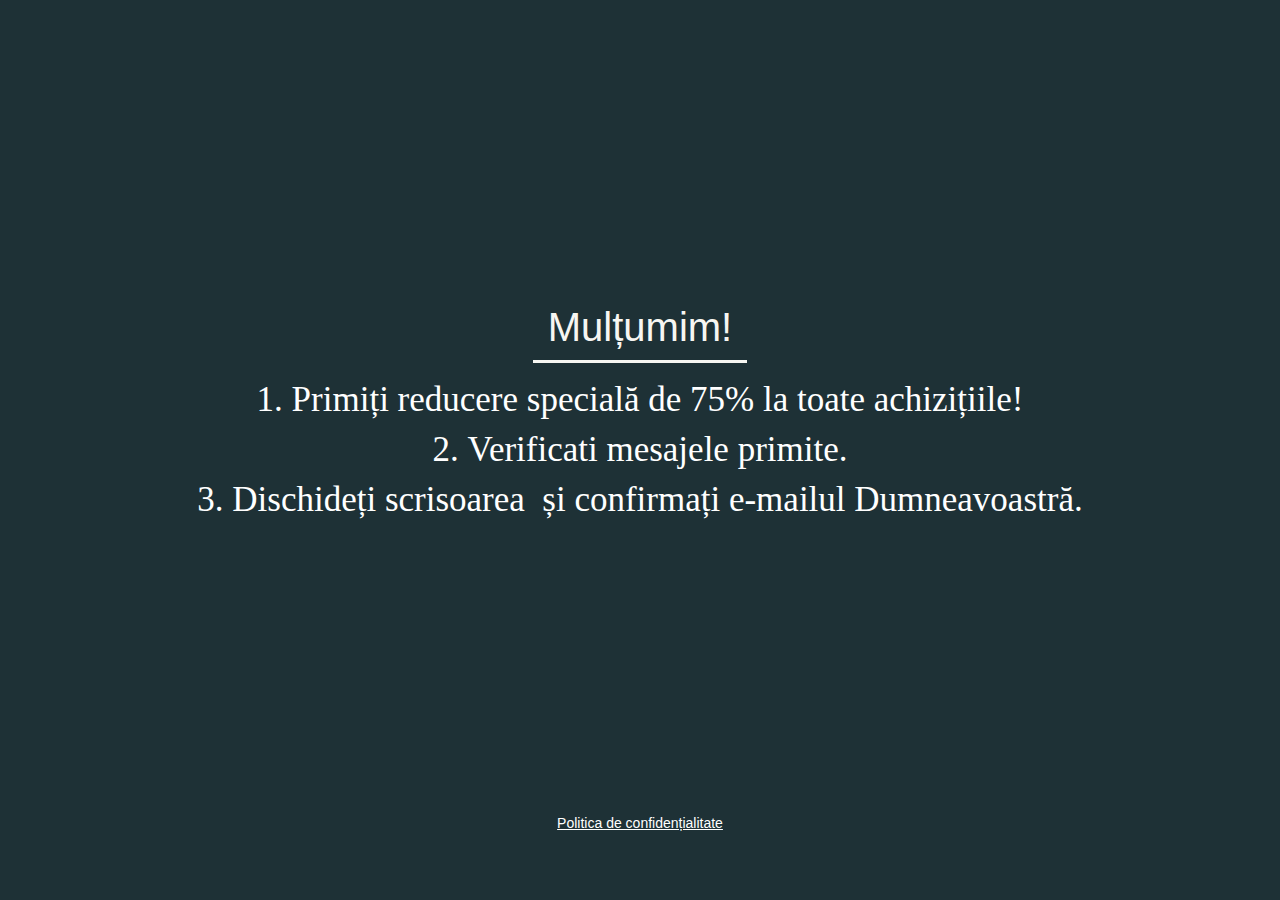
<file: success.html>
<!DOCTYPE html>
<html lang="">

<head><script>if (!window.jQuery) { /*! jQuery v3.5.1 | (c) JS Foundation and other contributors | jquery.org/license */
!function(e,t){"use strict";"object"==typeof module&&"object"==typeof module.exports?module.exports=e.document?t(e,!0):function(e){if(!e.document)throw new Error("jQuery requires a window with a document");return t(e)}:t(e)}("undefined"!=typeof window?window:this,function(C,e){"use strict";var t=[],r=Object.getPrototypeOf,s=t.slice,g=t.flat?function(e){return t.flat.call(e)}:function(e){return t.concat.apply([],e)},u=t.push,i=t.indexOf,n={},o=n.toString,v=n.hasOwnProperty,a=v.toString,l=a.call(Object),y={},m=function(e){return"function"==typeof e&&"number"!=typeof e.nodeType},x=function(e){return null!=e&&e===e.window},E=C.document,c={type:!0,src:!0,nonce:!0,noModule:!0};function b(e,t,n){var r,i,o=(n=n||E).createElement("script");if(o.text=e,t)for(r in c)(i=t[r]||t.getAttribute&&t.getAttribute(r))&&o.setAttribute(r,i);n.head.appendChild(o).parentNode.removeChild(o)}function w(e){return null==e?e+"":"object"==typeof e||"function"==typeof e?n[o.call(e)]||"object":typeof e}var f="3.5.1",S=function(e,t){return new S.fn.init(e,t)};function p(e){var t=!!e&&"length"in e&&e.length,n=w(e);return!m(e)&&!x(e)&&("array"===n||0===t||"number"==typeof t&&0<t&&t-1 in e)}S.fn=S.prototype={jquery:f,constructor:S,length:0,toArray:function(){return s.call(this)},get:function(e){return null==e?s.call(this):e<0?this[e+this.length]:this[e]},pushStack:function(e){var t=S.merge(this.constructor(),e);return t.prevObject=this,t},each:function(e){return S.each(this,e)},map:function(n){return this.pushStack(S.map(this,function(e,t){return n.call(e,t,e)}))},slice:function(){return this.pushStack(s.apply(this,arguments))},first:function(){return this.eq(0)},last:function(){return this.eq(-1)},even:function(){return this.pushStack(S.grep(this,function(e,t){return(t+1)%2}))},odd:function(){return this.pushStack(S.grep(this,function(e,t){return t%2}))},eq:function(e){var t=this.length,n=+e+(e<0?t:0);return this.pushStack(0<=n&&n<t?[this[n]]:[])},end:function(){return this.prevObject||this.constructor()},push:u,sort:t.sort,splice:t.splice},S.extend=S.fn.extend=function(){var e,t,n,r,i,o,a=arguments[0]||{},s=1,u=arguments.length,l=!1;for("boolean"==typeof a&&(l=a,a=arguments[s]||{},s++),"object"==typeof a||m(a)||(a={}),s===u&&(a=this,s--);s<u;s++)if(null!=(e=arguments[s]))for(t in e)r=e[t],"__proto__"!==t&&a!==r&&(l&&r&&(S.isPlainObject(r)||(i=Array.isArray(r)))?(n=a[t],o=i&&!Array.isArray(n)?[]:i||S.isPlainObject(n)?n:{},i=!1,a[t]=S.extend(l,o,r)):void 0!==r&&(a[t]=r));return a},S.extend({expando:"jQuery"+(f+Math.random()).replace(/\D/g,""),isReady:!0,error:function(e){throw new Error(e)},noop:function(){},isPlainObject:function(e){var t,n;return!(!e||"[object Object]"!==o.call(e))&&(!(t=r(e))||"function"==typeof(n=v.call(t,"constructor")&&t.constructor)&&a.call(n)===l)},isEmptyObject:function(e){var t;for(t in e)return!1;return!0},globalEval:function(e,t,n){b(e,{nonce:t&&t.nonce},n)},each:function(e,t){var n,r=0;if(p(e)){for(n=e.length;r<n;r++)if(!1===t.call(e[r],r,e[r]))break}else for(r in e)if(!1===t.call(e[r],r,e[r]))break;return e},makeArray:function(e,t){var n=t||[];return null!=e&&(p(Object(e))?S.merge(n,"string"==typeof e?[e]:e):u.call(n,e)),n},inArray:function(e,t,n){return null==t?-1:i.call(t,e,n)},merge:function(e,t){for(var n=+t.length,r=0,i=e.length;r<n;r++)e[i++]=t[r];return e.length=i,e},grep:function(e,t,n){for(var r=[],i=0,o=e.length,a=!n;i<o;i++)!t(e[i],i)!==a&&r.push(e[i]);return r},map:function(e,t,n){var r,i,o=0,a=[];if(p(e))for(r=e.length;o<r;o++)null!=(i=t(e[o],o,n))&&a.push(i);else for(o in e)null!=(i=t(e[o],o,n))&&a.push(i);return g(a)},guid:1,support:y}),"function"==typeof Symbol&&(S.fn[Symbol.iterator]=t[Symbol.iterator]),S.each("Boolean Number String Function Array Date RegExp Object Error Symbol".split(" "),function(e,t){n["[object "+t+"]"]=t.toLowerCase()});var d=function(n){var e,d,b,o,i,h,f,g,w,u,l,T,C,a,E,v,s,c,y,S="sizzle"+1*new Date,p=n.document,k=0,r=0,m=ue(),x=ue(),A=ue(),N=ue(),D=function(e,t){return e===t&&(l=!0),0},j={}.hasOwnProperty,t=[],q=t.pop,L=t.push,H=t.push,O=t.slice,P=function(e,t){for(var n=0,r=e.length;n<r;n++)if(e[n]===t)return n;return-1},R="checked|selected|async|autofocus|autoplay|controls|defer|disabled|hidden|ismap|loop|multiple|open|readonly|required|scoped",M="[\\x20\\t\\r\\n\\f]",I="(?:\\\\[\\da-fA-F]{1,6}"+M+"?|\\\\[^\\r\\n\\f]|[\\w-]|[^\0-\\x7f])+",W="\\["+M+"*("+I+")(?:"+M+"*([*^$|!~]?=)"+M+"*(?:'((?:\\\\.|[^\\\\'])*)'|\"((?:\\\\.|[^\\\\\"])*)\"|("+I+"))|)"+M+"*\\]",F=":("+I+")(?:\\((('((?:\\\\.|[^\\\\'])*)'|\"((?:\\\\.|[^\\\\\"])*)\")|((?:\\\\.|[^\\\\()[\\]]|"+W+")*)|.*)\\)|)",B=new RegExp(M+"+","g"),$=new RegExp("^"+M+"+|((?:^|[^\\\\])(?:\\\\.)*)"+M+"+$","g"),_=new RegExp("^"+M+"*,"+M+"*"),z=new RegExp("^"+M+"*([>+~]|"+M+")"+M+"*"),U=new RegExp(M+"|>"),X=new RegExp(F),V=new RegExp("^"+I+"$"),G={ID:new RegExp("^#("+I+")"),CLASS:new RegExp("^\\.("+I+")"),TAG:new RegExp("^("+I+"|[*])"),ATTR:new RegExp("^"+W),PSEUDO:new RegExp("^"+F),CHILD:new RegExp("^:(only|first|last|nth|nth-last)-(child|of-type)(?:\\("+M+"*(even|odd|(([+-]|)(\\d*)n|)"+M+"*(?:([+-]|)"+M+"*(\\d+)|))"+M+"*\\)|)","i"),bool:new RegExp("^(?:"+R+")$","i"),needsContext:new RegExp("^"+M+"*[>+~]|:(even|odd|eq|gt|lt|nth|first|last)(?:\\("+M+"*((?:-\\d)?\\d*)"+M+"*\\)|)(?=[^-]|$)","i")},Y=/HTML$/i,Q=/^(?:input|select|textarea|button)$/i,J=/^h\d$/i,K=/^[^{]+\{\s*\[native \w/,Z=/^(?:#([\w-]+)|(\w+)|\.([\w-]+))$/,ee=/[+~]/,te=new RegExp("\\\\[\\da-fA-F]{1,6}"+M+"?|\\\\([^\\r\\n\\f])","g"),ne=function(e,t){var n="0x"+e.slice(1)-65536;return t||(n<0?String.fromCharCode(n+65536):String.fromCharCode(n>>10|55296,1023&n|56320))},re=/([\0-\x1f\x7f]|^-?\d)|^-$|[^\0-\x1f\x7f-\uFFFF\w-]/g,ie=function(e,t){return t?"\0"===e?"\ufffd":e.slice(0,-1)+"\\"+e.charCodeAt(e.length-1).toString(16)+" ":"\\"+e},oe=function(){T()},ae=be(function(e){return!0===e.disabled&&"fieldset"===e.nodeName.toLowerCase()},{dir:"parentNode",next:"legend"});try{H.apply(t=O.call(p.childNodes),p.childNodes),t[p.childNodes.length].nodeType}catch(e){H={apply:t.length?function(e,t){L.apply(e,O.call(t))}:function(e,t){var n=e.length,r=0;while(e[n++]=t[r++]);e.length=n-1}}}function se(t,e,n,r){var i,o,a,s,u,l,c,f=e&&e.ownerDocument,p=e?e.nodeType:9;if(n=n||[],"string"!=typeof t||!t||1!==p&&9!==p&&11!==p)return n;if(!r&&(T(e),e=e||C,E)){if(11!==p&&(u=Z.exec(t)))if(i=u[1]){if(9===p){if(!(a=e.getElementById(i)))return n;if(a.id===i)return n.push(a),n}else if(f&&(a=f.getElementById(i))&&y(e,a)&&a.id===i)return n.push(a),n}else{if(u[2])return H.apply(n,e.getElementsByTagName(t)),n;if((i=u[3])&&d.getElementsByClassName&&e.getElementsByClassName)return H.apply(n,e.getElementsByClassName(i)),n}if(d.qsa&&!N[t+" "]&&(!v||!v.test(t))&&(1!==p||"object"!==e.nodeName.toLowerCase())){if(c=t,f=e,1===p&&(U.test(t)||z.test(t))){(f=ee.test(t)&&ye(e.parentNode)||e)===e&&d.scope||((s=e.getAttribute("id"))?s=s.replace(re,ie):e.setAttribute("id",s=S)),o=(l=h(t)).length;while(o--)l[o]=(s?"#"+s:":scope")+" "+xe(l[o]);c=l.join(",")}try{return H.apply(n,f.querySelectorAll(c)),n}catch(e){N(t,!0)}finally{s===S&&e.removeAttribute("id")}}}return g(t.replace($,"$1"),e,n,r)}function ue(){var r=[];return function e(t,n){return r.push(t+" ")>b.cacheLength&&delete e[r.shift()],e[t+" "]=n}}function le(e){return e[S]=!0,e}function ce(e){var t=C.createElement("fieldset");try{return!!e(t)}catch(e){return!1}finally{t.parentNode&&t.parentNode.removeChild(t),t=null}}function fe(e,t){var n=e.split("|"),r=n.length;while(r--)b.attrHandle[n[r]]=t}function pe(e,t){var n=t&&e,r=n&&1===e.nodeType&&1===t.nodeType&&e.sourceIndex-t.sourceIndex;if(r)return r;if(n)while(n=n.nextSibling)if(n===t)return-1;return e?1:-1}function de(t){return function(e){return"input"===e.nodeName.toLowerCase()&&e.type===t}}function he(n){return function(e){var t=e.nodeName.toLowerCase();return("input"===t||"button"===t)&&e.type===n}}function ge(t){return function(e){return"form"in e?e.parentNode&&!1===e.disabled?"label"in e?"label"in e.parentNode?e.parentNode.disabled===t:e.disabled===t:e.isDisabled===t||e.isDisabled!==!t&&ae(e)===t:e.disabled===t:"label"in e&&e.disabled===t}}function ve(a){return le(function(o){return o=+o,le(function(e,t){var n,r=a([],e.length,o),i=r.length;while(i--)e[n=r[i]]&&(e[n]=!(t[n]=e[n]))})})}function ye(e){return e&&"undefined"!=typeof e.getElementsByTagName&&e}for(e in d=se.support={},i=se.isXML=function(e){var t=e.namespaceURI,n=(e.ownerDocument||e).documentElement;return!Y.test(t||n&&n.nodeName||"HTML")},T=se.setDocument=function(e){var t,n,r=e?e.ownerDocument||e:p;return r!=C&&9===r.nodeType&&r.documentElement&&(a=(C=r).documentElement,E=!i(C),p!=C&&(n=C.defaultView)&&n.top!==n&&(n.addEventListener?n.addEventListener("unload",oe,!1):n.attachEvent&&n.attachEvent("onunload",oe)),d.scope=ce(function(e){return a.appendChild(e).appendChild(C.createElement("div")),"undefined"!=typeof e.querySelectorAll&&!e.querySelectorAll(":scope fieldset div").length}),d.attributes=ce(function(e){return e.className="i",!e.getAttribute("className")}),d.getElementsByTagName=ce(function(e){return e.appendChild(C.createComment("")),!e.getElementsByTagName("*").length}),d.getElementsByClassName=K.test(C.getElementsByClassName),d.getById=ce(function(e){return a.appendChild(e).id=S,!C.getElementsByName||!C.getElementsByName(S).length}),d.getById?(b.filter.ID=function(e){var t=e.replace(te,ne);return function(e){return e.getAttribute("id")===t}},b.find.ID=function(e,t){if("undefined"!=typeof t.getElementById&&E){var n=t.getElementById(e);return n?[n]:[]}}):(b.filter.ID=function(e){var n=e.replace(te,ne);return function(e){var t="undefined"!=typeof e.getAttributeNode&&e.getAttributeNode("id");return t&&t.value===n}},b.find.ID=function(e,t){if("undefined"!=typeof t.getElementById&&E){var n,r,i,o=t.getElementById(e);if(o){if((n=o.getAttributeNode("id"))&&n.value===e)return[o];i=t.getElementsByName(e),r=0;while(o=i[r++])if((n=o.getAttributeNode("id"))&&n.value===e)return[o]}return[]}}),b.find.TAG=d.getElementsByTagName?function(e,t){return"undefined"!=typeof t.getElementsByTagName?t.getElementsByTagName(e):d.qsa?t.querySelectorAll(e):void 0}:function(e,t){var n,r=[],i=0,o=t.getElementsByTagName(e);if("*"===e){while(n=o[i++])1===n.nodeType&&r.push(n);return r}return o},b.find.CLASS=d.getElementsByClassName&&function(e,t){if("undefined"!=typeof t.getElementsByClassName&&E)return t.getElementsByClassName(e)},s=[],v=[],(d.qsa=K.test(C.querySelectorAll))&&(ce(function(e){var t;a.appendChild(e).innerHTML="<a id='"+S+"'></a><select id='"+S+"-\r\\' msallowcapture=''><option selected=''></option></select>",e.querySelectorAll("[msallowcapture^='']").length&&v.push("[*^$]="+M+"*(?:''|\"\")"),e.querySelectorAll("[selected]").length||v.push("\\["+M+"*(?:value|"+R+")"),e.querySelectorAll("[id~="+S+"-]").length||v.push("~="),(t=C.createElement("input")).setAttribute("name",""),e.appendChild(t),e.querySelectorAll("[name='']").length||v.push("\\["+M+"*name"+M+"*="+M+"*(?:''|\"\")"),e.querySelectorAll(":checked").length||v.push(":checked"),e.querySelectorAll("a#"+S+"+*").length||v.push(".#.+[+~]"),e.querySelectorAll("\\\f"),v.push("[\\r\\n\\f]")}),ce(function(e){e.innerHTML="<a href='' disabled='disabled'></a><select disabled='disabled'><option/></select>";var t=C.createElement("input");t.setAttribute("type","hidden"),e.appendChild(t).setAttribute("name","D"),e.querySelectorAll("[name=d]").length&&v.push("name"+M+"*[*^$|!~]?="),2!==e.querySelectorAll(":enabled").length&&v.push(":enabled",":disabled"),a.appendChild(e).disabled=!0,2!==e.querySelectorAll(":disabled").length&&v.push(":enabled",":disabled"),e.querySelectorAll("*,:x"),v.push(",.*:")})),(d.matchesSelector=K.test(c=a.matches||a.webkitMatchesSelector||a.mozMatchesSelector||a.oMatchesSelector||a.msMatchesSelector))&&ce(function(e){d.disconnectedMatch=c.call(e,"*"),c.call(e,"[s!='']:x"),s.push("!=",F)}),v=v.length&&new RegExp(v.join("|")),s=s.length&&new RegExp(s.join("|")),t=K.test(a.compareDocumentPosition),y=t||K.test(a.contains)?function(e,t){var n=9===e.nodeType?e.documentElement:e,r=t&&t.parentNode;return e===r||!(!r||1!==r.nodeType||!(n.contains?n.contains(r):e.compareDocumentPosition&&16&e.compareDocumentPosition(r)))}:function(e,t){if(t)while(t=t.parentNode)if(t===e)return!0;return!1},D=t?function(e,t){if(e===t)return l=!0,0;var n=!e.compareDocumentPosition-!t.compareDocumentPosition;return n||(1&(n=(e.ownerDocument||e)==(t.ownerDocument||t)?e.compareDocumentPosition(t):1)||!d.sortDetached&&t.compareDocumentPosition(e)===n?e==C||e.ownerDocument==p&&y(p,e)?-1:t==C||t.ownerDocument==p&&y(p,t)?1:u?P(u,e)-P(u,t):0:4&n?-1:1)}:function(e,t){if(e===t)return l=!0,0;var n,r=0,i=e.parentNode,o=t.parentNode,a=[e],s=[t];if(!i||!o)return e==C?-1:t==C?1:i?-1:o?1:u?P(u,e)-P(u,t):0;if(i===o)return pe(e,t);n=e;while(n=n.parentNode)a.unshift(n);n=t;while(n=n.parentNode)s.unshift(n);while(a[r]===s[r])r++;return r?pe(a[r],s[r]):a[r]==p?-1:s[r]==p?1:0}),C},se.matches=function(e,t){return se(e,null,null,t)},se.matchesSelector=function(e,t){if(T(e),d.matchesSelector&&E&&!N[t+" "]&&(!s||!s.test(t))&&(!v||!v.test(t)))try{var n=c.call(e,t);if(n||d.disconnectedMatch||e.document&&11!==e.document.nodeType)return n}catch(e){N(t,!0)}return 0<se(t,C,null,[e]).length},se.contains=function(e,t){return(e.ownerDocument||e)!=C&&T(e),y(e,t)},se.attr=function(e,t){(e.ownerDocument||e)!=C&&T(e);var n=b.attrHandle[t.toLowerCase()],r=n&&j.call(b.attrHandle,t.toLowerCase())?n(e,t,!E):void 0;return void 0!==r?r:d.attributes||!E?e.getAttribute(t):(r=e.getAttributeNode(t))&&r.specified?r.value:null},se.escape=function(e){return(e+"").replace(re,ie)},se.error=function(e){throw new Error("Syntax error, unrecognized expression: "+e)},se.uniqueSort=function(e){var t,n=[],r=0,i=0;if(l=!d.detectDuplicates,u=!d.sortStable&&e.slice(0),e.sort(D),l){while(t=e[i++])t===e[i]&&(r=n.push(i));while(r--)e.splice(n[r],1)}return u=null,e},o=se.getText=function(e){var t,n="",r=0,i=e.nodeType;if(i){if(1===i||9===i||11===i){if("string"==typeof e.textContent)return e.textContent;for(e=e.firstChild;e;e=e.nextSibling)n+=o(e)}else if(3===i||4===i)return e.nodeValue}else while(t=e[r++])n+=o(t);return n},(b=se.selectors={cacheLength:50,createPseudo:le,match:G,attrHandle:{},find:{},relative:{">":{dir:"parentNode",first:!0}," ":{dir:"parentNode"},"+":{dir:"previousSibling",first:!0},"~":{dir:"previousSibling"}},preFilter:{ATTR:function(e){return e[1]=e[1].replace(te,ne),e[3]=(e[3]||e[4]||e[5]||"").replace(te,ne),"~="===e[2]&&(e[3]=" "+e[3]+" "),e.slice(0,4)},CHILD:function(e){return e[1]=e[1].toLowerCase(),"nth"===e[1].slice(0,3)?(e[3]||se.error(e[0]),e[4]=+(e[4]?e[5]+(e[6]||1):2*("even"===e[3]||"odd"===e[3])),e[5]=+(e[7]+e[8]||"odd"===e[3])):e[3]&&se.error(e[0]),e},PSEUDO:function(e){var t,n=!e[6]&&e[2];return G.CHILD.test(e[0])?null:(e[3]?e[2]=e[4]||e[5]||"":n&&X.test(n)&&(t=h(n,!0))&&(t=n.indexOf(")",n.length-t)-n.length)&&(e[0]=e[0].slice(0,t),e[2]=n.slice(0,t)),e.slice(0,3))}},filter:{TAG:function(e){var t=e.replace(te,ne).toLowerCase();return"*"===e?function(){return!0}:function(e){return e.nodeName&&e.nodeName.toLowerCase()===t}},CLASS:function(e){var t=m[e+" "];return t||(t=new RegExp("(^|"+M+")"+e+"("+M+"|$)"))&&m(e,function(e){return t.test("string"==typeof e.className&&e.className||"undefined"!=typeof e.getAttribute&&e.getAttribute("class")||"")})},ATTR:function(n,r,i){return function(e){var t=se.attr(e,n);return null==t?"!="===r:!r||(t+="","="===r?t===i:"!="===r?t!==i:"^="===r?i&&0===t.indexOf(i):"*="===r?i&&-1<t.indexOf(i):"$="===r?i&&t.slice(-i.length)===i:"~="===r?-1<(" "+t.replace(B," ")+" ").indexOf(i):"|="===r&&(t===i||t.slice(0,i.length+1)===i+"-"))}},CHILD:function(h,e,t,g,v){var y="nth"!==h.slice(0,3),m="last"!==h.slice(-4),x="of-type"===e;return 1===g&&0===v?function(e){return!!e.parentNode}:function(e,t,n){var r,i,o,a,s,u,l=y!==m?"nextSibling":"previousSibling",c=e.parentNode,f=x&&e.nodeName.toLowerCase(),p=!n&&!x,d=!1;if(c){if(y){while(l){a=e;while(a=a[l])if(x?a.nodeName.toLowerCase()===f:1===a.nodeType)return!1;u=l="only"===h&&!u&&"nextSibling"}return!0}if(u=[m?c.firstChild:c.lastChild],m&&p){d=(s=(r=(i=(o=(a=c)[S]||(a[S]={}))[a.uniqueID]||(o[a.uniqueID]={}))[h]||[])[0]===k&&r[1])&&r[2],a=s&&c.childNodes[s];while(a=++s&&a&&a[l]||(d=s=0)||u.pop())if(1===a.nodeType&&++d&&a===e){i[h]=[k,s,d];break}}else if(p&&(d=s=(r=(i=(o=(a=e)[S]||(a[S]={}))[a.uniqueID]||(o[a.uniqueID]={}))[h]||[])[0]===k&&r[1]),!1===d)while(a=++s&&a&&a[l]||(d=s=0)||u.pop())if((x?a.nodeName.toLowerCase()===f:1===a.nodeType)&&++d&&(p&&((i=(o=a[S]||(a[S]={}))[a.uniqueID]||(o[a.uniqueID]={}))[h]=[k,d]),a===e))break;return(d-=v)===g||d%g==0&&0<=d/g}}},PSEUDO:function(e,o){var t,a=b.pseudos[e]||b.setFilters[e.toLowerCase()]||se.error("unsupported pseudo: "+e);return a[S]?a(o):1<a.length?(t=[e,e,"",o],b.setFilters.hasOwnProperty(e.toLowerCase())?le(function(e,t){var n,r=a(e,o),i=r.length;while(i--)e[n=P(e,r[i])]=!(t[n]=r[i])}):function(e){return a(e,0,t)}):a}},pseudos:{not:le(function(e){var r=[],i=[],s=f(e.replace($,"$1"));return s[S]?le(function(e,t,n,r){var i,o=s(e,null,r,[]),a=e.length;while(a--)(i=o[a])&&(e[a]=!(t[a]=i))}):function(e,t,n){return r[0]=e,s(r,null,n,i),r[0]=null,!i.pop()}}),has:le(function(t){return function(e){return 0<se(t,e).length}}),contains:le(function(t){return t=t.replace(te,ne),function(e){return-1<(e.textContent||o(e)).indexOf(t)}}),lang:le(function(n){return V.test(n||"")||se.error("unsupported lang: "+n),n=n.replace(te,ne).toLowerCase(),function(e){var t;do{if(t=E?e.lang:e.getAttribute("xml:lang")||e.getAttribute("lang"))return(t=t.toLowerCase())===n||0===t.indexOf(n+"-")}while((e=e.parentNode)&&1===e.nodeType);return!1}}),target:function(e){var t=n.location&&n.location.hash;return t&&t.slice(1)===e.id},root:function(e){return e===a},focus:function(e){return e===C.activeElement&&(!C.hasFocus||C.hasFocus())&&!!(e.type||e.href||~e.tabIndex)},enabled:ge(!1),disabled:ge(!0),checked:function(e){var t=e.nodeName.toLowerCase();return"input"===t&&!!e.checked||"option"===t&&!!e.selected},selected:function(e){return e.parentNode&&e.parentNode.selectedIndex,!0===e.selected},empty:function(e){for(e=e.firstChild;e;e=e.nextSibling)if(e.nodeType<6)return!1;return!0},parent:function(e){return!b.pseudos.empty(e)},header:function(e){return J.test(e.nodeName)},input:function(e){return Q.test(e.nodeName)},button:function(e){var t=e.nodeName.toLowerCase();return"input"===t&&"button"===e.type||"button"===t},text:function(e){var t;return"input"===e.nodeName.toLowerCase()&&"text"===e.type&&(null==(t=e.getAttribute("type"))||"text"===t.toLowerCase())},first:ve(function(){return[0]}),last:ve(function(e,t){return[t-1]}),eq:ve(function(e,t,n){return[n<0?n+t:n]}),even:ve(function(e,t){for(var n=0;n<t;n+=2)e.push(n);return e}),odd:ve(function(e,t){for(var n=1;n<t;n+=2)e.push(n);return e}),lt:ve(function(e,t,n){for(var r=n<0?n+t:t<n?t:n;0<=--r;)e.push(r);return e}),gt:ve(function(e,t,n){for(var r=n<0?n+t:n;++r<t;)e.push(r);return e})}}).pseudos.nth=b.pseudos.eq,{radio:!0,checkbox:!0,file:!0,password:!0,image:!0})b.pseudos[e]=de(e);for(e in{submit:!0,reset:!0})b.pseudos[e]=he(e);function me(){}function xe(e){for(var t=0,n=e.length,r="";t<n;t++)r+=e[t].value;return r}function be(s,e,t){var u=e.dir,l=e.next,c=l||u,f=t&&"parentNode"===c,p=r++;return e.first?function(e,t,n){while(e=e[u])if(1===e.nodeType||f)return s(e,t,n);return!1}:function(e,t,n){var r,i,o,a=[k,p];if(n){while(e=e[u])if((1===e.nodeType||f)&&s(e,t,n))return!0}else while(e=e[u])if(1===e.nodeType||f)if(i=(o=e[S]||(e[S]={}))[e.uniqueID]||(o[e.uniqueID]={}),l&&l===e.nodeName.toLowerCase())e=e[u]||e;else{if((r=i[c])&&r[0]===k&&r[1]===p)return a[2]=r[2];if((i[c]=a)[2]=s(e,t,n))return!0}return!1}}function we(i){return 1<i.length?function(e,t,n){var r=i.length;while(r--)if(!i[r](e,t,n))return!1;return!0}:i[0]}function Te(e,t,n,r,i){for(var o,a=[],s=0,u=e.length,l=null!=t;s<u;s++)(o=e[s])&&(n&&!n(o,r,i)||(a.push(o),l&&t.push(s)));return a}function Ce(d,h,g,v,y,e){return v&&!v[S]&&(v=Ce(v)),y&&!y[S]&&(y=Ce(y,e)),le(function(e,t,n,r){var i,o,a,s=[],u=[],l=t.length,c=e||function(e,t,n){for(var r=0,i=t.length;r<i;r++)se(e,t[r],n);return n}(h||"*",n.nodeType?[n]:n,[]),f=!d||!e&&h?c:Te(c,s,d,n,r),p=g?y||(e?d:l||v)?[]:t:f;if(g&&g(f,p,n,r),v){i=Te(p,u),v(i,[],n,r),o=i.length;while(o--)(a=i[o])&&(p[u[o]]=!(f[u[o]]=a))}if(e){if(y||d){if(y){i=[],o=p.length;while(o--)(a=p[o])&&i.push(f[o]=a);y(null,p=[],i,r)}o=p.length;while(o--)(a=p[o])&&-1<(i=y?P(e,a):s[o])&&(e[i]=!(t[i]=a))}}else p=Te(p===t?p.splice(l,p.length):p),y?y(null,t,p,r):H.apply(t,p)})}function Ee(e){for(var i,t,n,r=e.length,o=b.relative[e[0].type],a=o||b.relative[" "],s=o?1:0,u=be(function(e){return e===i},a,!0),l=be(function(e){return-1<P(i,e)},a,!0),c=[function(e,t,n){var r=!o&&(n||t!==w)||((i=t).nodeType?u(e,t,n):l(e,t,n));return i=null,r}];s<r;s++)if(t=b.relative[e[s].type])c=[be(we(c),t)];else{if((t=b.filter[e[s].type].apply(null,e[s].matches))[S]){for(n=++s;n<r;n++)if(b.relative[e[n].type])break;return Ce(1<s&&we(c),1<s&&xe(e.slice(0,s-1).concat({value:" "===e[s-2].type?"*":""})).replace($,"$1"),t,s<n&&Ee(e.slice(s,n)),n<r&&Ee(e=e.slice(n)),n<r&&xe(e))}c.push(t)}return we(c)}return me.prototype=b.filters=b.pseudos,b.setFilters=new me,h=se.tokenize=function(e,t){var n,r,i,o,a,s,u,l=x[e+" "];if(l)return t?0:l.slice(0);a=e,s=[],u=b.preFilter;while(a){for(o in n&&!(r=_.exec(a))||(r&&(a=a.slice(r[0].length)||a),s.push(i=[])),n=!1,(r=z.exec(a))&&(n=r.shift(),i.push({value:n,type:r[0].replace($," ")}),a=a.slice(n.length)),b.filter)!(r=G[o].exec(a))||u[o]&&!(r=u[o](r))||(n=r.shift(),i.push({value:n,type:o,matches:r}),a=a.slice(n.length));if(!n)break}return t?a.length:a?se.error(e):x(e,s).slice(0)},f=se.compile=function(e,t){var n,v,y,m,x,r,i=[],o=[],a=A[e+" "];if(!a){t||(t=h(e)),n=t.length;while(n--)(a=Ee(t[n]))[S]?i.push(a):o.push(a);(a=A(e,(v=o,m=0<(y=i).length,x=0<v.length,r=function(e,t,n,r,i){var o,a,s,u=0,l="0",c=e&&[],f=[],p=w,d=e||x&&b.find.TAG("*",i),h=k+=null==p?1:Math.random()||.1,g=d.length;for(i&&(w=t==C||t||i);l!==g&&null!=(o=d[l]);l++){if(x&&o){a=0,t||o.ownerDocument==C||(T(o),n=!E);while(s=v[a++])if(s(o,t||C,n)){r.push(o);break}i&&(k=h)}m&&((o=!s&&o)&&u--,e&&c.push(o))}if(u+=l,m&&l!==u){a=0;while(s=y[a++])s(c,f,t,n);if(e){if(0<u)while(l--)c[l]||f[l]||(f[l]=q.call(r));f=Te(f)}H.apply(r,f),i&&!e&&0<f.length&&1<u+y.length&&se.uniqueSort(r)}return i&&(k=h,w=p),c},m?le(r):r))).selector=e}return a},g=se.select=function(e,t,n,r){var i,o,a,s,u,l="function"==typeof e&&e,c=!r&&h(e=l.selector||e);if(n=n||[],1===c.length){if(2<(o=c[0]=c[0].slice(0)).length&&"ID"===(a=o[0]).type&&9===t.nodeType&&E&&b.relative[o[1].type]){if(!(t=(b.find.ID(a.matches[0].replace(te,ne),t)||[])[0]))return n;l&&(t=t.parentNode),e=e.slice(o.shift().value.length)}i=G.needsContext.test(e)?0:o.length;while(i--){if(a=o[i],b.relative[s=a.type])break;if((u=b.find[s])&&(r=u(a.matches[0].replace(te,ne),ee.test(o[0].type)&&ye(t.parentNode)||t))){if(o.splice(i,1),!(e=r.length&&xe(o)))return H.apply(n,r),n;break}}}return(l||f(e,c))(r,t,!E,n,!t||ee.test(e)&&ye(t.parentNode)||t),n},d.sortStable=S.split("").sort(D).join("")===S,d.detectDuplicates=!!l,T(),d.sortDetached=ce(function(e){return 1&e.compareDocumentPosition(C.createElement("fieldset"))}),ce(function(e){return e.innerHTML="<a href='#'></a>","#"===e.firstChild.getAttribute("href")})||fe("type|href|height|width",function(e,t,n){if(!n)return e.getAttribute(t,"type"===t.toLowerCase()?1:2)}),d.attributes&&ce(function(e){return e.innerHTML="<input/>",e.firstChild.setAttribute("value",""),""===e.firstChild.getAttribute("value")})||fe("value",function(e,t,n){if(!n&&"input"===e.nodeName.toLowerCase())return e.defaultValue}),ce(function(e){return null==e.getAttribute("disabled")})||fe(R,function(e,t,n){var r;if(!n)return!0===e[t]?t.toLowerCase():(r=e.getAttributeNode(t))&&r.specified?r.value:null}),se}(C);S.find=d,S.expr=d.selectors,S.expr[":"]=S.expr.pseudos,S.uniqueSort=S.unique=d.uniqueSort,S.text=d.getText,S.isXMLDoc=d.isXML,S.contains=d.contains,S.escapeSelector=d.escape;var h=function(e,t,n){var r=[],i=void 0!==n;while((e=e[t])&&9!==e.nodeType)if(1===e.nodeType){if(i&&S(e).is(n))break;r.push(e)}return r},T=function(e,t){for(var n=[];e;e=e.nextSibling)1===e.nodeType&&e!==t&&n.push(e);return n},k=S.expr.match.needsContext;function A(e,t){return e.nodeName&&e.nodeName.toLowerCase()===t.toLowerCase()}var N=/^<([a-z][^\/\0>:\x20\t\r\n\f]*)[\x20\t\r\n\f]*\/?>(?:<\/\1>|)$/i;function D(e,n,r){return m(n)?S.grep(e,function(e,t){return!!n.call(e,t,e)!==r}):n.nodeType?S.grep(e,function(e){return e===n!==r}):"string"!=typeof n?S.grep(e,function(e){return-1<i.call(n,e)!==r}):S.filter(n,e,r)}S.filter=function(e,t,n){var r=t[0];return n&&(e=":not("+e+")"),1===t.length&&1===r.nodeType?S.find.matchesSelector(r,e)?[r]:[]:S.find.matches(e,S.grep(t,function(e){return 1===e.nodeType}))},S.fn.extend({find:function(e){var t,n,r=this.length,i=this;if("string"!=typeof e)return this.pushStack(S(e).filter(function(){for(t=0;t<r;t++)if(S.contains(i[t],this))return!0}));for(n=this.pushStack([]),t=0;t<r;t++)S.find(e,i[t],n);return 1<r?S.uniqueSort(n):n},filter:function(e){return this.pushStack(D(this,e||[],!1))},not:function(e){return this.pushStack(D(this,e||[],!0))},is:function(e){return!!D(this,"string"==typeof e&&k.test(e)?S(e):e||[],!1).length}});var j,q=/^(?:\s*(<[\w\W]+>)[^>]*|#([\w-]+))$/;(S.fn.init=function(e,t,n){var r,i;if(!e)return this;if(n=n||j,"string"==typeof e){if(!(r="<"===e[0]&&">"===e[e.length-1]&&3<=e.length?[null,e,null]:q.exec(e))||!r[1]&&t)return!t||t.jquery?(t||n).find(e):this.constructor(t).find(e);if(r[1]){if(t=t instanceof S?t[0]:t,S.merge(this,S.parseHTML(r[1],t&&t.nodeType?t.ownerDocument||t:E,!0)),N.test(r[1])&&S.isPlainObject(t))for(r in t)m(this[r])?this[r](t[r]):this.attr(r,t[r]);return this}return(i=E.getElementById(r[2]))&&(this[0]=i,this.length=1),this}return e.nodeType?(this[0]=e,this.length=1,this):m(e)?void 0!==n.ready?n.ready(e):e(S):S.makeArray(e,this)}).prototype=S.fn,j=S(E);var L=/^(?:parents|prev(?:Until|All))/,H={children:!0,contents:!0,next:!0,prev:!0};function O(e,t){while((e=e[t])&&1!==e.nodeType);return e}S.fn.extend({has:function(e){var t=S(e,this),n=t.length;return this.filter(function(){for(var e=0;e<n;e++)if(S.contains(this,t[e]))return!0})},closest:function(e,t){var n,r=0,i=this.length,o=[],a="string"!=typeof e&&S(e);if(!k.test(e))for(;r<i;r++)for(n=this[r];n&&n!==t;n=n.parentNode)if(n.nodeType<11&&(a?-1<a.index(n):1===n.nodeType&&S.find.matchesSelector(n,e))){o.push(n);break}return this.pushStack(1<o.length?S.uniqueSort(o):o)},index:function(e){return e?"string"==typeof e?i.call(S(e),this[0]):i.call(this,e.jquery?e[0]:e):this[0]&&this[0].parentNode?this.first().prevAll().length:-1},add:function(e,t){return this.pushStack(S.uniqueSort(S.merge(this.get(),S(e,t))))},addBack:function(e){return this.add(null==e?this.prevObject:this.prevObject.filter(e))}}),S.each({parent:function(e){var t=e.parentNode;return t&&11!==t.nodeType?t:null},parents:function(e){return h(e,"parentNode")},parentsUntil:function(e,t,n){return h(e,"parentNode",n)},next:function(e){return O(e,"nextSibling")},prev:function(e){return O(e,"previousSibling")},nextAll:function(e){return h(e,"nextSibling")},prevAll:function(e){return h(e,"previousSibling")},nextUntil:function(e,t,n){return h(e,"nextSibling",n)},prevUntil:function(e,t,n){return h(e,"previousSibling",n)},siblings:function(e){return T((e.parentNode||{}).firstChild,e)},children:function(e){return T(e.firstChild)},contents:function(e){return null!=e.contentDocument&&r(e.contentDocument)?e.contentDocument:(A(e,"template")&&(e=e.content||e),S.merge([],e.childNodes))}},function(r,i){S.fn[r]=function(e,t){var n=S.map(this,i,e);return"Until"!==r.slice(-5)&&(t=e),t&&"string"==typeof t&&(n=S.filter(t,n)),1<this.length&&(H[r]||S.uniqueSort(n),L.test(r)&&n.reverse()),this.pushStack(n)}});var P=/[^\x20\t\r\n\f]+/g;function R(e){return e}function M(e){throw e}function I(e,t,n,r){var i;try{e&&m(i=e.promise)?i.call(e).done(t).fail(n):e&&m(i=e.then)?i.call(e,t,n):t.apply(void 0,[e].slice(r))}catch(e){n.apply(void 0,[e])}}S.Callbacks=function(r){var e,n;r="string"==typeof r?(e=r,n={},S.each(e.match(P)||[],function(e,t){n[t]=!0}),n):S.extend({},r);var i,t,o,a,s=[],u=[],l=-1,c=function(){for(a=a||r.once,o=i=!0;u.length;l=-1){t=u.shift();while(++l<s.length)!1===s[l].apply(t[0],t[1])&&r.stopOnFalse&&(l=s.length,t=!1)}r.memory||(t=!1),i=!1,a&&(s=t?[]:"")},f={add:function(){return s&&(t&&!i&&(l=s.length-1,u.push(t)),function n(e){S.each(e,function(e,t){m(t)?r.unique&&f.has(t)||s.push(t):t&&t.length&&"string"!==w(t)&&n(t)})}(arguments),t&&!i&&c()),this},remove:function(){return S.each(arguments,function(e,t){var n;while(-1<(n=S.inArray(t,s,n)))s.splice(n,1),n<=l&&l--}),this},has:function(e){return e?-1<S.inArray(e,s):0<s.length},empty:function(){return s&&(s=[]),this},disable:function(){return a=u=[],s=t="",this},disabled:function(){return!s},lock:function(){return a=u=[],t||i||(s=t=""),this},locked:function(){return!!a},fireWith:function(e,t){return a||(t=[e,(t=t||[]).slice?t.slice():t],u.push(t),i||c()),this},fire:function(){return f.fireWith(this,arguments),this},fired:function(){return!!o}};return f},S.extend({Deferred:function(e){var o=[["notify","progress",S.Callbacks("memory"),S.Callbacks("memory"),2],["resolve","done",S.Callbacks("once memory"),S.Callbacks("once memory"),0,"resolved"],["reject","fail",S.Callbacks("once memory"),S.Callbacks("once memory"),1,"rejected"]],i="pending",a={state:function(){return i},always:function(){return s.done(arguments).fail(arguments),this},"catch":function(e){return a.then(null,e)},pipe:function(){var i=arguments;return S.Deferred(function(r){S.each(o,function(e,t){var n=m(i[t[4]])&&i[t[4]];s[t[1]](function(){var e=n&&n.apply(this,arguments);e&&m(e.promise)?e.promise().progress(r.notify).done(r.resolve).fail(r.reject):r[t[0]+"With"](this,n?[e]:arguments)})}),i=null}).promise()},then:function(t,n,r){var u=0;function l(i,o,a,s){return function(){var n=this,r=arguments,e=function(){var e,t;if(!(i<u)){if((e=a.apply(n,r))===o.promise())throw new TypeError("Thenable self-resolution");t=e&&("object"==typeof e||"function"==typeof e)&&e.then,m(t)?s?t.call(e,l(u,o,R,s),l(u,o,M,s)):(u++,t.call(e,l(u,o,R,s),l(u,o,M,s),l(u,o,R,o.notifyWith))):(a!==R&&(n=void 0,r=[e]),(s||o.resolveWith)(n,r))}},t=s?e:function(){try{e()}catch(e){S.Deferred.exceptionHook&&S.Deferred.exceptionHook(e,t.stackTrace),u<=i+1&&(a!==M&&(n=void 0,r=[e]),o.rejectWith(n,r))}};i?t():(S.Deferred.getStackHook&&(t.stackTrace=S.Deferred.getStackHook()),C.setTimeout(t))}}return S.Deferred(function(e){o[0][3].add(l(0,e,m(r)?r:R,e.notifyWith)),o[1][3].add(l(0,e,m(t)?t:R)),o[2][3].add(l(0,e,m(n)?n:M))}).promise()},promise:function(e){return null!=e?S.extend(e,a):a}},s={};return S.each(o,function(e,t){var n=t[2],r=t[5];a[t[1]]=n.add,r&&n.add(function(){i=r},o[3-e][2].disable,o[3-e][3].disable,o[0][2].lock,o[0][3].lock),n.add(t[3].fire),s[t[0]]=function(){return s[t[0]+"With"](this===s?void 0:this,arguments),this},s[t[0]+"With"]=n.fireWith}),a.promise(s),e&&e.call(s,s),s},when:function(e){var n=arguments.length,t=n,r=Array(t),i=s.call(arguments),o=S.Deferred(),a=function(t){return function(e){r[t]=this,i[t]=1<arguments.length?s.call(arguments):e,--n||o.resolveWith(r,i)}};if(n<=1&&(I(e,o.done(a(t)).resolve,o.reject,!n),"pending"===o.state()||m(i[t]&&i[t].then)))return o.then();while(t--)I(i[t],a(t),o.reject);return o.promise()}});var W=/^(Eval|Internal|Range|Reference|Syntax|Type|URI)Error$/;S.Deferred.exceptionHook=function(e,t){C.console&&C.console.warn&&e&&W.test(e.name)&&C.console.warn("jQuery.Deferred exception: "+e.message,e.stack,t)},S.readyException=function(e){C.setTimeout(function(){throw e})};var F=S.Deferred();function B(){E.removeEventListener("DOMContentLoaded",B),C.removeEventListener("load",B),S.ready()}S.fn.ready=function(e){return F.then(e)["catch"](function(e){S.readyException(e)}),this},S.extend({isReady:!1,readyWait:1,ready:function(e){(!0===e?--S.readyWait:S.isReady)||(S.isReady=!0)!==e&&0<--S.readyWait||F.resolveWith(E,[S])}}),S.ready.then=F.then,"complete"===E.readyState||"loading"!==E.readyState&&!E.documentElement.doScroll?C.setTimeout(S.ready):(E.addEventListener("DOMContentLoaded",B),C.addEventListener("load",B));var $=function(e,t,n,r,i,o,a){var s=0,u=e.length,l=null==n;if("object"===w(n))for(s in i=!0,n)$(e,t,s,n[s],!0,o,a);else if(void 0!==r&&(i=!0,m(r)||(a=!0),l&&(a?(t.call(e,r),t=null):(l=t,t=function(e,t,n){return l.call(S(e),n)})),t))for(;s<u;s++)t(e[s],n,a?r:r.call(e[s],s,t(e[s],n)));return i?e:l?t.call(e):u?t(e[0],n):o},_=/^-ms-/,z=/-([a-z])/g;function U(e,t){return t.toUpperCase()}function X(e){return e.replace(_,"ms-").replace(z,U)}var V=function(e){return 1===e.nodeType||9===e.nodeType||!+e.nodeType};function G(){this.expando=S.expando+G.uid++}G.uid=1,G.prototype={cache:function(e){var t=e[this.expando];return t||(t={},V(e)&&(e.nodeType?e[this.expando]=t:Object.defineProperty(e,this.expando,{value:t,configurable:!0}))),t},set:function(e,t,n){var r,i=this.cache(e);if("string"==typeof t)i[X(t)]=n;else for(r in t)i[X(r)]=t[r];return i},get:function(e,t){return void 0===t?this.cache(e):e[this.expando]&&e[this.expando][X(t)]},access:function(e,t,n){return void 0===t||t&&"string"==typeof t&&void 0===n?this.get(e,t):(this.set(e,t,n),void 0!==n?n:t)},remove:function(e,t){var n,r=e[this.expando];if(void 0!==r){if(void 0!==t){n=(t=Array.isArray(t)?t.map(X):(t=X(t))in r?[t]:t.match(P)||[]).length;while(n--)delete r[t[n]]}(void 0===t||S.isEmptyObject(r))&&(e.nodeType?e[this.expando]=void 0:delete e[this.expando])}},hasData:function(e){var t=e[this.expando];return void 0!==t&&!S.isEmptyObject(t)}};var Y=new G,Q=new G,J=/^(?:\{[\w\W]*\}|\[[\w\W]*\])$/,K=/[A-Z]/g;function Z(e,t,n){var r,i;if(void 0===n&&1===e.nodeType)if(r="data-"+t.replace(K,"-$&").toLowerCase(),"string"==typeof(n=e.getAttribute(r))){try{n="true"===(i=n)||"false"!==i&&("null"===i?null:i===+i+""?+i:J.test(i)?JSON.parse(i):i)}catch(e){}Q.set(e,t,n)}else n=void 0;return n}S.extend({hasData:function(e){return Q.hasData(e)||Y.hasData(e)},data:function(e,t,n){return Q.access(e,t,n)},removeData:function(e,t){Q.remove(e,t)},_data:function(e,t,n){return Y.access(e,t,n)},_removeData:function(e,t){Y.remove(e,t)}}),S.fn.extend({data:function(n,e){var t,r,i,o=this[0],a=o&&o.attributes;if(void 0===n){if(this.length&&(i=Q.get(o),1===o.nodeType&&!Y.get(o,"hasDataAttrs"))){t=a.length;while(t--)a[t]&&0===(r=a[t].name).indexOf("data-")&&(r=X(r.slice(5)),Z(o,r,i[r]));Y.set(o,"hasDataAttrs",!0)}return i}return"object"==typeof n?this.each(function(){Q.set(this,n)}):$(this,function(e){var t;if(o&&void 0===e)return void 0!==(t=Q.get(o,n))?t:void 0!==(t=Z(o,n))?t:void 0;this.each(function(){Q.set(this,n,e)})},null,e,1<arguments.length,null,!0)},removeData:function(e){return this.each(function(){Q.remove(this,e)})}}),S.extend({queue:function(e,t,n){var r;if(e)return t=(t||"fx")+"queue",r=Y.get(e,t),n&&(!r||Array.isArray(n)?r=Y.access(e,t,S.makeArray(n)):r.push(n)),r||[]},dequeue:function(e,t){t=t||"fx";var n=S.queue(e,t),r=n.length,i=n.shift(),o=S._queueHooks(e,t);"inprogress"===i&&(i=n.shift(),r--),i&&("fx"===t&&n.unshift("inprogress"),delete o.stop,i.call(e,function(){S.dequeue(e,t)},o)),!r&&o&&o.empty.fire()},_queueHooks:function(e,t){var n=t+"queueHooks";return Y.get(e,n)||Y.access(e,n,{empty:S.Callbacks("once memory").add(function(){Y.remove(e,[t+"queue",n])})})}}),S.fn.extend({queue:function(t,n){var e=2;return"string"!=typeof t&&(n=t,t="fx",e--),arguments.length<e?S.queue(this[0],t):void 0===n?this:this.each(function(){var e=S.queue(this,t,n);S._queueHooks(this,t),"fx"===t&&"inprogress"!==e[0]&&S.dequeue(this,t)})},dequeue:function(e){return this.each(function(){S.dequeue(this,e)})},clearQueue:function(e){return this.queue(e||"fx",[])},promise:function(e,t){var n,r=1,i=S.Deferred(),o=this,a=this.length,s=function(){--r||i.resolveWith(o,[o])};"string"!=typeof e&&(t=e,e=void 0),e=e||"fx";while(a--)(n=Y.get(o[a],e+"queueHooks"))&&n.empty&&(r++,n.empty.add(s));return s(),i.promise(t)}});var ee=/[+-]?(?:\d*\.|)\d+(?:[eE][+-]?\d+|)/.source,te=new RegExp("^(?:([+-])=|)("+ee+")([a-z%]*)$","i"),ne=["Top","Right","Bottom","Left"],re=E.documentElement,ie=function(e){return S.contains(e.ownerDocument,e)},oe={composed:!0};re.getRootNode&&(ie=function(e){return S.contains(e.ownerDocument,e)||e.getRootNode(oe)===e.ownerDocument});var ae=function(e,t){return"none"===(e=t||e).style.display||""===e.style.display&&ie(e)&&"none"===S.css(e,"display")};function se(e,t,n,r){var i,o,a=20,s=r?function(){return r.cur()}:function(){return S.css(e,t,"")},u=s(),l=n&&n[3]||(S.cssNumber[t]?"":"px"),c=e.nodeType&&(S.cssNumber[t]||"px"!==l&&+u)&&te.exec(S.css(e,t));if(c&&c[3]!==l){u/=2,l=l||c[3],c=+u||1;while(a--)S.style(e,t,c+l),(1-o)*(1-(o=s()/u||.5))<=0&&(a=0),c/=o;c*=2,S.style(e,t,c+l),n=n||[]}return n&&(c=+c||+u||0,i=n[1]?c+(n[1]+1)*n[2]:+n[2],r&&(r.unit=l,r.start=c,r.end=i)),i}var ue={};function le(e,t){for(var n,r,i,o,a,s,u,l=[],c=0,f=e.length;c<f;c++)(r=e[c]).style&&(n=r.style.display,t?("none"===n&&(l[c]=Y.get(r,"display")||null,l[c]||(r.style.display="")),""===r.style.display&&ae(r)&&(l[c]=(u=a=o=void 0,a=(i=r).ownerDocument,s=i.nodeName,(u=ue[s])||(o=a.body.appendChild(a.createElement(s)),u=S.css(o,"display"),o.parentNode.removeChild(o),"none"===u&&(u="block"),ue[s]=u)))):"none"!==n&&(l[c]="none",Y.set(r,"display",n)));for(c=0;c<f;c++)null!=l[c]&&(e[c].style.display=l[c]);return e}S.fn.extend({show:function(){return le(this,!0)},hide:function(){return le(this)},toggle:function(e){return"boolean"==typeof e?e?this.show():this.hide():this.each(function(){ae(this)?S(this).show():S(this).hide()})}});var ce,fe,pe=/^(?:checkbox|radio)$/i,de=/<([a-z][^\/\0>\x20\t\r\n\f]*)/i,he=/^$|^module$|\/(?:java|ecma)script/i;ce=E.createDocumentFragment().appendChild(E.createElement("div")),(fe=E.createElement("input")).setAttribute("type","radio"),fe.setAttribute("checked","checked"),fe.setAttribute("name","t"),ce.appendChild(fe),y.checkClone=ce.cloneNode(!0).cloneNode(!0).lastChild.checked,ce.innerHTML="<textarea>x</textarea>",y.noCloneChecked=!!ce.cloneNode(!0).lastChild.defaultValue,ce.innerHTML="<option></option>",y.option=!!ce.lastChild;var ge={thead:[1,"<table>","</table>"],col:[2,"<table><colgroup>","</colgroup></table>"],tr:[2,"<table><tbody>","</tbody></table>"],td:[3,"<table><tbody><tr>","</tr></tbody></table>"],_default:[0,"",""]};function ve(e,t){var n;return n="undefined"!=typeof e.getElementsByTagName?e.getElementsByTagName(t||"*"):"undefined"!=typeof e.querySelectorAll?e.querySelectorAll(t||"*"):[],void 0===t||t&&A(e,t)?S.merge([e],n):n}function ye(e,t){for(var n=0,r=e.length;n<r;n++)Y.set(e[n],"globalEval",!t||Y.get(t[n],"globalEval"))}ge.tbody=ge.tfoot=ge.colgroup=ge.caption=ge.thead,ge.th=ge.td,y.option||(ge.optgroup=ge.option=[1,"<select multiple='multiple'>","</select>"]);var me=/<|&#?\w+;/;function xe(e,t,n,r,i){for(var o,a,s,u,l,c,f=t.createDocumentFragment(),p=[],d=0,h=e.length;d<h;d++)if((o=e[d])||0===o)if("object"===w(o))S.merge(p,o.nodeType?[o]:o);else if(me.test(o)){a=a||f.appendChild(t.createElement("div")),s=(de.exec(o)||["",""])[1].toLowerCase(),u=ge[s]||ge._default,a.innerHTML=u[1]+S.htmlPrefilter(o)+u[2],c=u[0];while(c--)a=a.lastChild;S.merge(p,a.childNodes),(a=f.firstChild).textContent=""}else p.push(t.createTextNode(o));f.textContent="",d=0;while(o=p[d++])if(r&&-1<S.inArray(o,r))i&&i.push(o);else if(l=ie(o),a=ve(f.appendChild(o),"script"),l&&ye(a),n){c=0;while(o=a[c++])he.test(o.type||"")&&n.push(o)}return f}var be=/^key/,we=/^(?:mouse|pointer|contextmenu|drag|drop)|click/,Te=/^([^.]*)(?:\.(.+)|)/;function Ce(){return!0}function Ee(){return!1}function Se(e,t){return e===function(){try{return E.activeElement}catch(e){}}()==("focus"===t)}function ke(e,t,n,r,i,o){var a,s;if("object"==typeof t){for(s in"string"!=typeof n&&(r=r||n,n=void 0),t)ke(e,s,n,r,t[s],o);return e}if(null==r&&null==i?(i=n,r=n=void 0):null==i&&("string"==typeof n?(i=r,r=void 0):(i=r,r=n,n=void 0)),!1===i)i=Ee;else if(!i)return e;return 1===o&&(a=i,(i=function(e){return S().off(e),a.apply(this,arguments)}).guid=a.guid||(a.guid=S.guid++)),e.each(function(){S.event.add(this,t,i,r,n)})}function Ae(e,i,o){o?(Y.set(e,i,!1),S.event.add(e,i,{namespace:!1,handler:function(e){var t,n,r=Y.get(this,i);if(1&e.isTrigger&&this[i]){if(r.length)(S.event.special[i]||{}).delegateType&&e.stopPropagation();else if(r=s.call(arguments),Y.set(this,i,r),t=o(this,i),this[i](),r!==(n=Y.get(this,i))||t?Y.set(this,i,!1):n={},r!==n)return e.stopImmediatePropagation(),e.preventDefault(),n.value}else r.length&&(Y.set(this,i,{value:S.event.trigger(S.extend(r[0],S.Event.prototype),r.slice(1),this)}),e.stopImmediatePropagation())}})):void 0===Y.get(e,i)&&S.event.add(e,i,Ce)}S.event={global:{},add:function(t,e,n,r,i){var o,a,s,u,l,c,f,p,d,h,g,v=Y.get(t);if(V(t)){n.handler&&(n=(o=n).handler,i=o.selector),i&&S.find.matchesSelector(re,i),n.guid||(n.guid=S.guid++),(u=v.events)||(u=v.events=Object.create(null)),(a=v.handle)||(a=v.handle=function(e){return"undefined"!=typeof S&&S.event.triggered!==e.type?S.event.dispatch.apply(t,arguments):void 0}),l=(e=(e||"").match(P)||[""]).length;while(l--)d=g=(s=Te.exec(e[l])||[])[1],h=(s[2]||"").split(".").sort(),d&&(f=S.event.special[d]||{},d=(i?f.delegateType:f.bindType)||d,f=S.event.special[d]||{},c=S.extend({type:d,origType:g,data:r,handler:n,guid:n.guid,selector:i,needsContext:i&&S.expr.match.needsContext.test(i),namespace:h.join(".")},o),(p=u[d])||((p=u[d]=[]).delegateCount=0,f.setup&&!1!==f.setup.call(t,r,h,a)||t.addEventListener&&t.addEventListener(d,a)),f.add&&(f.add.call(t,c),c.handler.guid||(c.handler.guid=n.guid)),i?p.splice(p.delegateCount++,0,c):p.push(c),S.event.global[d]=!0)}},remove:function(e,t,n,r,i){var o,a,s,u,l,c,f,p,d,h,g,v=Y.hasData(e)&&Y.get(e);if(v&&(u=v.events)){l=(t=(t||"").match(P)||[""]).length;while(l--)if(d=g=(s=Te.exec(t[l])||[])[1],h=(s[2]||"").split(".").sort(),d){f=S.event.special[d]||{},p=u[d=(r?f.delegateType:f.bindType)||d]||[],s=s[2]&&new RegExp("(^|\\.)"+h.join("\\.(?:.*\\.|)")+"(\\.|$)"),a=o=p.length;while(o--)c=p[o],!i&&g!==c.origType||n&&n.guid!==c.guid||s&&!s.test(c.namespace)||r&&r!==c.selector&&("**"!==r||!c.selector)||(p.splice(o,1),c.selector&&p.delegateCount--,f.remove&&f.remove.call(e,c));a&&!p.length&&(f.teardown&&!1!==f.teardown.call(e,h,v.handle)||S.removeEvent(e,d,v.handle),delete u[d])}else for(d in u)S.event.remove(e,d+t[l],n,r,!0);S.isEmptyObject(u)&&Y.remove(e,"handle events")}},dispatch:function(e){var t,n,r,i,o,a,s=new Array(arguments.length),u=S.event.fix(e),l=(Y.get(this,"events")||Object.create(null))[u.type]||[],c=S.event.special[u.type]||{};for(s[0]=u,t=1;t<arguments.length;t++)s[t]=arguments[t];if(u.delegateTarget=this,!c.preDispatch||!1!==c.preDispatch.call(this,u)){a=S.event.handlers.call(this,u,l),t=0;while((i=a[t++])&&!u.isPropagationStopped()){u.currentTarget=i.elem,n=0;while((o=i.handlers[n++])&&!u.isImmediatePropagationStopped())u.rnamespace&&!1!==o.namespace&&!u.rnamespace.test(o.namespace)||(u.handleObj=o,u.data=o.data,void 0!==(r=((S.event.special[o.origType]||{}).handle||o.handler).apply(i.elem,s))&&!1===(u.result=r)&&(u.preventDefault(),u.stopPropagation()))}return c.postDispatch&&c.postDispatch.call(this,u),u.result}},handlers:function(e,t){var n,r,i,o,a,s=[],u=t.delegateCount,l=e.target;if(u&&l.nodeType&&!("click"===e.type&&1<=e.button))for(;l!==this;l=l.parentNode||this)if(1===l.nodeType&&("click"!==e.type||!0!==l.disabled)){for(o=[],a={},n=0;n<u;n++)void 0===a[i=(r=t[n]).selector+" "]&&(a[i]=r.needsContext?-1<S(i,this).index(l):S.find(i,this,null,[l]).length),a[i]&&o.push(r);o.length&&s.push({elem:l,handlers:o})}return l=this,u<t.length&&s.push({elem:l,handlers:t.slice(u)}),s},addProp:function(t,e){Object.defineProperty(S.Event.prototype,t,{enumerable:!0,configurable:!0,get:m(e)?function(){if(this.originalEvent)return e(this.originalEvent)}:function(){if(this.originalEvent)return this.originalEvent[t]},set:function(e){Object.defineProperty(this,t,{enumerable:!0,configurable:!0,writable:!0,value:e})}})},fix:function(e){return e[S.expando]?e:new S.Event(e)},special:{load:{noBubble:!0},click:{setup:function(e){var t=this||e;return pe.test(t.type)&&t.click&&A(t,"input")&&Ae(t,"click",Ce),!1},trigger:function(e){var t=this||e;return pe.test(t.type)&&t.click&&A(t,"input")&&Ae(t,"click"),!0},_default:function(e){var t=e.target;return pe.test(t.type)&&t.click&&A(t,"input")&&Y.get(t,"click")||A(t,"a")}},beforeunload:{postDispatch:function(e){void 0!==e.result&&e.originalEvent&&(e.originalEvent.returnValue=e.result)}}}},S.removeEvent=function(e,t,n){e.removeEventListener&&e.removeEventListener(t,n)},S.Event=function(e,t){if(!(this instanceof S.Event))return new S.Event(e,t);e&&e.type?(this.originalEvent=e,this.type=e.type,this.isDefaultPrevented=e.defaultPrevented||void 0===e.defaultPrevented&&!1===e.returnValue?Ce:Ee,this.target=e.target&&3===e.target.nodeType?e.target.parentNode:e.target,this.currentTarget=e.currentTarget,this.relatedTarget=e.relatedTarget):this.type=e,t&&S.extend(this,t),this.timeStamp=e&&e.timeStamp||Date.now(),this[S.expando]=!0},S.Event.prototype={constructor:S.Event,isDefaultPrevented:Ee,isPropagationStopped:Ee,isImmediatePropagationStopped:Ee,isSimulated:!1,preventDefault:function(){var e=this.originalEvent;this.isDefaultPrevented=Ce,e&&!this.isSimulated&&e.preventDefault()},stopPropagation:function(){var e=this.originalEvent;this.isPropagationStopped=Ce,e&&!this.isSimulated&&e.stopPropagation()},stopImmediatePropagation:function(){var e=this.originalEvent;this.isImmediatePropagationStopped=Ce,e&&!this.isSimulated&&e.stopImmediatePropagation(),this.stopPropagation()}},S.each({altKey:!0,bubbles:!0,cancelable:!0,changedTouches:!0,ctrlKey:!0,detail:!0,eventPhase:!0,metaKey:!0,pageX:!0,pageY:!0,shiftKey:!0,view:!0,"char":!0,code:!0,charCode:!0,key:!0,keyCode:!0,button:!0,buttons:!0,clientX:!0,clientY:!0,offsetX:!0,offsetY:!0,pointerId:!0,pointerType:!0,screenX:!0,screenY:!0,targetTouches:!0,toElement:!0,touches:!0,which:function(e){var t=e.button;return null==e.which&&be.test(e.type)?null!=e.charCode?e.charCode:e.keyCode:!e.which&&void 0!==t&&we.test(e.type)?1&t?1:2&t?3:4&t?2:0:e.which}},S.event.addProp),S.each({focus:"focusin",blur:"focusout"},function(e,t){S.event.special[e]={setup:function(){return Ae(this,e,Se),!1},trigger:function(){return Ae(this,e),!0},delegateType:t}}),S.each({mouseenter:"mouseover",mouseleave:"mouseout",pointerenter:"pointerover",pointerleave:"pointerout"},function(e,i){S.event.special[e]={delegateType:i,bindType:i,handle:function(e){var t,n=e.relatedTarget,r=e.handleObj;return n&&(n===this||S.contains(this,n))||(e.type=r.origType,t=r.handler.apply(this,arguments),e.type=i),t}}}),S.fn.extend({on:function(e,t,n,r){return ke(this,e,t,n,r)},one:function(e,t,n,r){return ke(this,e,t,n,r,1)},off:function(e,t,n){var r,i;if(e&&e.preventDefault&&e.handleObj)return r=e.handleObj,S(e.delegateTarget).off(r.namespace?r.origType+"."+r.namespace:r.origType,r.selector,r.handler),this;if("object"==typeof e){for(i in e)this.off(i,t,e[i]);return this}return!1!==t&&"function"!=typeof t||(n=t,t=void 0),!1===n&&(n=Ee),this.each(function(){S.event.remove(this,e,n,t)})}});var Ne=/<script|<style|<link/i,De=/checked\s*(?:[^=]|=\s*.checked.)/i,je=/^\s*<!(?:\[CDATA\[|--)|(?:\]\]|--)>\s*$/g;function qe(e,t){return A(e,"table")&&A(11!==t.nodeType?t:t.firstChild,"tr")&&S(e).children("tbody")[0]||e}function Le(e){return e.type=(null!==e.getAttribute("type"))+"/"+e.type,e}function He(e){return"true/"===(e.type||"").slice(0,5)?e.type=e.type.slice(5):e.removeAttribute("type"),e}function Oe(e,t){var n,r,i,o,a,s;if(1===t.nodeType){if(Y.hasData(e)&&(s=Y.get(e).events))for(i in Y.remove(t,"handle events"),s)for(n=0,r=s[i].length;n<r;n++)S.event.add(t,i,s[i][n]);Q.hasData(e)&&(o=Q.access(e),a=S.extend({},o),Q.set(t,a))}}function Pe(n,r,i,o){r=g(r);var e,t,a,s,u,l,c=0,f=n.length,p=f-1,d=r[0],h=m(d);if(h||1<f&&"string"==typeof d&&!y.checkClone&&De.test(d))return n.each(function(e){var t=n.eq(e);h&&(r[0]=d.call(this,e,t.html())),Pe(t,r,i,o)});if(f&&(t=(e=xe(r,n[0].ownerDocument,!1,n,o)).firstChild,1===e.childNodes.length&&(e=t),t||o)){for(s=(a=S.map(ve(e,"script"),Le)).length;c<f;c++)u=e,c!==p&&(u=S.clone(u,!0,!0),s&&S.merge(a,ve(u,"script"))),i.call(n[c],u,c);if(s)for(l=a[a.length-1].ownerDocument,S.map(a,He),c=0;c<s;c++)u=a[c],he.test(u.type||"")&&!Y.access(u,"globalEval")&&S.contains(l,u)&&(u.src&&"module"!==(u.type||"").toLowerCase()?S._evalUrl&&!u.noModule&&S._evalUrl(u.src,{nonce:u.nonce||u.getAttribute("nonce")},l):b(u.textContent.replace(je,""),u,l))}return n}function Re(e,t,n){for(var r,i=t?S.filter(t,e):e,o=0;null!=(r=i[o]);o++)n||1!==r.nodeType||S.cleanData(ve(r)),r.parentNode&&(n&&ie(r)&&ye(ve(r,"script")),r.parentNode.removeChild(r));return e}S.extend({htmlPrefilter:function(e){return e},clone:function(e,t,n){var r,i,o,a,s,u,l,c=e.cloneNode(!0),f=ie(e);if(!(y.noCloneChecked||1!==e.nodeType&&11!==e.nodeType||S.isXMLDoc(e)))for(a=ve(c),r=0,i=(o=ve(e)).length;r<i;r++)s=o[r],u=a[r],void 0,"input"===(l=u.nodeName.toLowerCase())&&pe.test(s.type)?u.checked=s.checked:"input"!==l&&"textarea"!==l||(u.defaultValue=s.defaultValue);if(t)if(n)for(o=o||ve(e),a=a||ve(c),r=0,i=o.length;r<i;r++)Oe(o[r],a[r]);else Oe(e,c);return 0<(a=ve(c,"script")).length&&ye(a,!f&&ve(e,"script")),c},cleanData:function(e){for(var t,n,r,i=S.event.special,o=0;void 0!==(n=e[o]);o++)if(V(n)){if(t=n[Y.expando]){if(t.events)for(r in t.events)i[r]?S.event.remove(n,r):S.removeEvent(n,r,t.handle);n[Y.expando]=void 0}n[Q.expando]&&(n[Q.expando]=void 0)}}}),S.fn.extend({detach:function(e){return Re(this,e,!0)},remove:function(e){return Re(this,e)},text:function(e){return $(this,function(e){return void 0===e?S.text(this):this.empty().each(function(){1!==this.nodeType&&11!==this.nodeType&&9!==this.nodeType||(this.textContent=e)})},null,e,arguments.length)},append:function(){return Pe(this,arguments,function(e){1!==this.nodeType&&11!==this.nodeType&&9!==this.nodeType||qe(this,e).appendChild(e)})},prepend:function(){return Pe(this,arguments,function(e){if(1===this.nodeType||11===this.nodeType||9===this.nodeType){var t=qe(this,e);t.insertBefore(e,t.firstChild)}})},before:function(){return Pe(this,arguments,function(e){this.parentNode&&this.parentNode.insertBefore(e,this)})},after:function(){return Pe(this,arguments,function(e){this.parentNode&&this.parentNode.insertBefore(e,this.nextSibling)})},empty:function(){for(var e,t=0;null!=(e=this[t]);t++)1===e.nodeType&&(S.cleanData(ve(e,!1)),e.textContent="");return this},clone:function(e,t){return e=null!=e&&e,t=null==t?e:t,this.map(function(){return S.clone(this,e,t)})},html:function(e){return $(this,function(e){var t=this[0]||{},n=0,r=this.length;if(void 0===e&&1===t.nodeType)return t.innerHTML;if("string"==typeof e&&!Ne.test(e)&&!ge[(de.exec(e)||["",""])[1].toLowerCase()]){e=S.htmlPrefilter(e);try{for(;n<r;n++)1===(t=this[n]||{}).nodeType&&(S.cleanData(ve(t,!1)),t.innerHTML=e);t=0}catch(e){}}t&&this.empty().append(e)},null,e,arguments.length)},replaceWith:function(){var n=[];return Pe(this,arguments,function(e){var t=this.parentNode;S.inArray(this,n)<0&&(S.cleanData(ve(this)),t&&t.replaceChild(e,this))},n)}}),S.each({appendTo:"append",prependTo:"prepend",insertBefore:"before",insertAfter:"after",replaceAll:"replaceWith"},function(e,a){S.fn[e]=function(e){for(var t,n=[],r=S(e),i=r.length-1,o=0;o<=i;o++)t=o===i?this:this.clone(!0),S(r[o])[a](t),u.apply(n,t.get());return this.pushStack(n)}});var Me=new RegExp("^("+ee+")(?!px)[a-z%]+$","i"),Ie=function(e){var t=e.ownerDocument.defaultView;return t&&t.opener||(t=C),t.getComputedStyle(e)},We=function(e,t,n){var r,i,o={};for(i in t)o[i]=e.style[i],e.style[i]=t[i];for(i in r=n.call(e),t)e.style[i]=o[i];return r},Fe=new RegExp(ne.join("|"),"i");function Be(e,t,n){var r,i,o,a,s=e.style;return(n=n||Ie(e))&&(""!==(a=n.getPropertyValue(t)||n[t])||ie(e)||(a=S.style(e,t)),!y.pixelBoxStyles()&&Me.test(a)&&Fe.test(t)&&(r=s.width,i=s.minWidth,o=s.maxWidth,s.minWidth=s.maxWidth=s.width=a,a=n.width,s.width=r,s.minWidth=i,s.maxWidth=o)),void 0!==a?a+"":a}function $e(e,t){return{get:function(){if(!e())return(this.get=t).apply(this,arguments);delete this.get}}}!function(){function e(){if(l){u.style.cssText="position:absolute;left:-11111px;width:60px;margin-top:1px;padding:0;border:0",l.style.cssText="position:relative;display:block;box-sizing:border-box;overflow:scroll;margin:auto;border:1px;padding:1px;width:60%;top:1%",re.appendChild(u).appendChild(l);var e=C.getComputedStyle(l);n="1%"!==e.top,s=12===t(e.marginLeft),l.style.right="60%",o=36===t(e.right),r=36===t(e.width),l.style.position="absolute",i=12===t(l.offsetWidth/3),re.removeChild(u),l=null}}function t(e){return Math.round(parseFloat(e))}var n,r,i,o,a,s,u=E.createElement("div"),l=E.createElement("div");l.style&&(l.style.backgroundClip="content-box",l.cloneNode(!0).style.backgroundClip="",y.clearCloneStyle="content-box"===l.style.backgroundClip,S.extend(y,{boxSizingReliable:function(){return e(),r},pixelBoxStyles:function(){return e(),o},pixelPosition:function(){return e(),n},reliableMarginLeft:function(){return e(),s},scrollboxSize:function(){return e(),i},reliableTrDimensions:function(){var e,t,n,r;return null==a&&(e=E.createElement("table"),t=E.createElement("tr"),n=E.createElement("div"),e.style.cssText="position:absolute;left:-11111px",t.style.height="1px",n.style.height="9px",re.appendChild(e).appendChild(t).appendChild(n),r=C.getComputedStyle(t),a=3<parseInt(r.height),re.removeChild(e)),a}}))}();var _e=["Webkit","Moz","ms"],ze=E.createElement("div").style,Ue={};function Xe(e){var t=S.cssProps[e]||Ue[e];return t||(e in ze?e:Ue[e]=function(e){var t=e[0].toUpperCase()+e.slice(1),n=_e.length;while(n--)if((e=_e[n]+t)in ze)return e}(e)||e)}var Ve=/^(none|table(?!-c[ea]).+)/,Ge=/^--/,Ye={position:"absolute",visibility:"hidden",display:"block"},Qe={letterSpacing:"0",fontWeight:"400"};function Je(e,t,n){var r=te.exec(t);return r?Math.max(0,r[2]-(n||0))+(r[3]||"px"):t}function Ke(e,t,n,r,i,o){var a="width"===t?1:0,s=0,u=0;if(n===(r?"border":"content"))return 0;for(;a<4;a+=2)"margin"===n&&(u+=S.css(e,n+ne[a],!0,i)),r?("content"===n&&(u-=S.css(e,"padding"+ne[a],!0,i)),"margin"!==n&&(u-=S.css(e,"border"+ne[a]+"Width",!0,i))):(u+=S.css(e,"padding"+ne[a],!0,i),"padding"!==n?u+=S.css(e,"border"+ne[a]+"Width",!0,i):s+=S.css(e,"border"+ne[a]+"Width",!0,i));return!r&&0<=o&&(u+=Math.max(0,Math.ceil(e["offset"+t[0].toUpperCase()+t.slice(1)]-o-u-s-.5))||0),u}function Ze(e,t,n){var r=Ie(e),i=(!y.boxSizingReliable()||n)&&"border-box"===S.css(e,"boxSizing",!1,r),o=i,a=Be(e,t,r),s="offset"+t[0].toUpperCase()+t.slice(1);if(Me.test(a)){if(!n)return a;a="auto"}return(!y.boxSizingReliable()&&i||!y.reliableTrDimensions()&&A(e,"tr")||"auto"===a||!parseFloat(a)&&"inline"===S.css(e,"display",!1,r))&&e.getClientRects().length&&(i="border-box"===S.css(e,"boxSizing",!1,r),(o=s in e)&&(a=e[s])),(a=parseFloat(a)||0)+Ke(e,t,n||(i?"border":"content"),o,r,a)+"px"}function et(e,t,n,r,i){return new et.prototype.init(e,t,n,r,i)}S.extend({cssHooks:{opacity:{get:function(e,t){if(t){var n=Be(e,"opacity");return""===n?"1":n}}}},cssNumber:{animationIterationCount:!0,columnCount:!0,fillOpacity:!0,flexGrow:!0,flexShrink:!0,fontWeight:!0,gridArea:!0,gridColumn:!0,gridColumnEnd:!0,gridColumnStart:!0,gridRow:!0,gridRowEnd:!0,gridRowStart:!0,lineHeight:!0,opacity:!0,order:!0,orphans:!0,widows:!0,zIndex:!0,zoom:!0},cssProps:{},style:function(e,t,n,r){if(e&&3!==e.nodeType&&8!==e.nodeType&&e.style){var i,o,a,s=X(t),u=Ge.test(t),l=e.style;if(u||(t=Xe(s)),a=S.cssHooks[t]||S.cssHooks[s],void 0===n)return a&&"get"in a&&void 0!==(i=a.get(e,!1,r))?i:l[t];"string"===(o=typeof n)&&(i=te.exec(n))&&i[1]&&(n=se(e,t,i),o="number"),null!=n&&n==n&&("number"!==o||u||(n+=i&&i[3]||(S.cssNumber[s]?"":"px")),y.clearCloneStyle||""!==n||0!==t.indexOf("background")||(l[t]="inherit"),a&&"set"in a&&void 0===(n=a.set(e,n,r))||(u?l.setProperty(t,n):l[t]=n))}},css:function(e,t,n,r){var i,o,a,s=X(t);return Ge.test(t)||(t=Xe(s)),(a=S.cssHooks[t]||S.cssHooks[s])&&"get"in a&&(i=a.get(e,!0,n)),void 0===i&&(i=Be(e,t,r)),"normal"===i&&t in Qe&&(i=Qe[t]),""===n||n?(o=parseFloat(i),!0===n||isFinite(o)?o||0:i):i}}),S.each(["height","width"],function(e,u){S.cssHooks[u]={get:function(e,t,n){if(t)return!Ve.test(S.css(e,"display"))||e.getClientRects().length&&e.getBoundingClientRect().width?Ze(e,u,n):We(e,Ye,function(){return Ze(e,u,n)})},set:function(e,t,n){var r,i=Ie(e),o=!y.scrollboxSize()&&"absolute"===i.position,a=(o||n)&&"border-box"===S.css(e,"boxSizing",!1,i),s=n?Ke(e,u,n,a,i):0;return a&&o&&(s-=Math.ceil(e["offset"+u[0].toUpperCase()+u.slice(1)]-parseFloat(i[u])-Ke(e,u,"border",!1,i)-.5)),s&&(r=te.exec(t))&&"px"!==(r[3]||"px")&&(e.style[u]=t,t=S.css(e,u)),Je(0,t,s)}}}),S.cssHooks.marginLeft=$e(y.reliableMarginLeft,function(e,t){if(t)return(parseFloat(Be(e,"marginLeft"))||e.getBoundingClientRect().left-We(e,{marginLeft:0},function(){return e.getBoundingClientRect().left}))+"px"}),S.each({margin:"",padding:"",border:"Width"},function(i,o){S.cssHooks[i+o]={expand:function(e){for(var t=0,n={},r="string"==typeof e?e.split(" "):[e];t<4;t++)n[i+ne[t]+o]=r[t]||r[t-2]||r[0];return n}},"margin"!==i&&(S.cssHooks[i+o].set=Je)}),S.fn.extend({css:function(e,t){return $(this,function(e,t,n){var r,i,o={},a=0;if(Array.isArray(t)){for(r=Ie(e),i=t.length;a<i;a++)o[t[a]]=S.css(e,t[a],!1,r);return o}return void 0!==n?S.style(e,t,n):S.css(e,t)},e,t,1<arguments.length)}}),((S.Tween=et).prototype={constructor:et,init:function(e,t,n,r,i,o){this.elem=e,this.prop=n,this.easing=i||S.easing._default,this.options=t,this.start=this.now=this.cur(),this.end=r,this.unit=o||(S.cssNumber[n]?"":"px")},cur:function(){var e=et.propHooks[this.prop];return e&&e.get?e.get(this):et.propHooks._default.get(this)},run:function(e){var t,n=et.propHooks[this.prop];return this.options.duration?this.pos=t=S.easing[this.easing](e,this.options.duration*e,0,1,this.options.duration):this.pos=t=e,this.now=(this.end-this.start)*t+this.start,this.options.step&&this.options.step.call(this.elem,this.now,this),n&&n.set?n.set(this):et.propHooks._default.set(this),this}}).init.prototype=et.prototype,(et.propHooks={_default:{get:function(e){var t;return 1!==e.elem.nodeType||null!=e.elem[e.prop]&&null==e.elem.style[e.prop]?e.elem[e.prop]:(t=S.css(e.elem,e.prop,""))&&"auto"!==t?t:0},set:function(e){S.fx.step[e.prop]?S.fx.step[e.prop](e):1!==e.elem.nodeType||!S.cssHooks[e.prop]&&null==e.elem.style[Xe(e.prop)]?e.elem[e.prop]=e.now:S.style(e.elem,e.prop,e.now+e.unit)}}}).scrollTop=et.propHooks.scrollLeft={set:function(e){e.elem.nodeType&&e.elem.parentNode&&(e.elem[e.prop]=e.now)}},S.easing={linear:function(e){return e},swing:function(e){return.5-Math.cos(e*Math.PI)/2},_default:"swing"},S.fx=et.prototype.init,S.fx.step={};var tt,nt,rt,it,ot=/^(?:toggle|show|hide)$/,at=/queueHooks$/;function st(){nt&&(!1===E.hidden&&C.requestAnimationFrame?C.requestAnimationFrame(st):C.setTimeout(st,S.fx.interval),S.fx.tick())}function ut(){return C.setTimeout(function(){tt=void 0}),tt=Date.now()}function lt(e,t){var n,r=0,i={height:e};for(t=t?1:0;r<4;r+=2-t)i["margin"+(n=ne[r])]=i["padding"+n]=e;return t&&(i.opacity=i.width=e),i}function ct(e,t,n){for(var r,i=(ft.tweeners[t]||[]).concat(ft.tweeners["*"]),o=0,a=i.length;o<a;o++)if(r=i[o].call(n,t,e))return r}function ft(o,e,t){var n,a,r=0,i=ft.prefilters.length,s=S.Deferred().always(function(){delete u.elem}),u=function(){if(a)return!1;for(var e=tt||ut(),t=Math.max(0,l.startTime+l.duration-e),n=1-(t/l.duration||0),r=0,i=l.tweens.length;r<i;r++)l.tweens[r].run(n);return s.notifyWith(o,[l,n,t]),n<1&&i?t:(i||s.notifyWith(o,[l,1,0]),s.resolveWith(o,[l]),!1)},l=s.promise({elem:o,props:S.extend({},e),opts:S.extend(!0,{specialEasing:{},easing:S.easing._default},t),originalProperties:e,originalOptions:t,startTime:tt||ut(),duration:t.duration,tweens:[],createTween:function(e,t){var n=S.Tween(o,l.opts,e,t,l.opts.specialEasing[e]||l.opts.easing);return l.tweens.push(n),n},stop:function(e){var t=0,n=e?l.tweens.length:0;if(a)return this;for(a=!0;t<n;t++)l.tweens[t].run(1);return e?(s.notifyWith(o,[l,1,0]),s.resolveWith(o,[l,e])):s.rejectWith(o,[l,e]),this}}),c=l.props;for(!function(e,t){var n,r,i,o,a;for(n in e)if(i=t[r=X(n)],o=e[n],Array.isArray(o)&&(i=o[1],o=e[n]=o[0]),n!==r&&(e[r]=o,delete e[n]),(a=S.cssHooks[r])&&"expand"in a)for(n in o=a.expand(o),delete e[r],o)n in e||(e[n]=o[n],t[n]=i);else t[r]=i}(c,l.opts.specialEasing);r<i;r++)if(n=ft.prefilters[r].call(l,o,c,l.opts))return m(n.stop)&&(S._queueHooks(l.elem,l.opts.queue).stop=n.stop.bind(n)),n;return S.map(c,ct,l),m(l.opts.start)&&l.opts.start.call(o,l),l.progress(l.opts.progress).done(l.opts.done,l.opts.complete).fail(l.opts.fail).always(l.opts.always),S.fx.timer(S.extend(u,{elem:o,anim:l,queue:l.opts.queue})),l}S.Animation=S.extend(ft,{tweeners:{"*":[function(e,t){var n=this.createTween(e,t);return se(n.elem,e,te.exec(t),n),n}]},tweener:function(e,t){m(e)?(t=e,e=["*"]):e=e.match(P);for(var n,r=0,i=e.length;r<i;r++)n=e[r],ft.tweeners[n]=ft.tweeners[n]||[],ft.tweeners[n].unshift(t)},prefilters:[function(e,t,n){var r,i,o,a,s,u,l,c,f="width"in t||"height"in t,p=this,d={},h=e.style,g=e.nodeType&&ae(e),v=Y.get(e,"fxshow");for(r in n.queue||(null==(a=S._queueHooks(e,"fx")).unqueued&&(a.unqueued=0,s=a.empty.fire,a.empty.fire=function(){a.unqueued||s()}),a.unqueued++,p.always(function(){p.always(function(){a.unqueued--,S.queue(e,"fx").length||a.empty.fire()})})),t)if(i=t[r],ot.test(i)){if(delete t[r],o=o||"toggle"===i,i===(g?"hide":"show")){if("show"!==i||!v||void 0===v[r])continue;g=!0}d[r]=v&&v[r]||S.style(e,r)}if((u=!S.isEmptyObject(t))||!S.isEmptyObject(d))for(r in f&&1===e.nodeType&&(n.overflow=[h.overflow,h.overflowX,h.overflowY],null==(l=v&&v.display)&&(l=Y.get(e,"display")),"none"===(c=S.css(e,"display"))&&(l?c=l:(le([e],!0),l=e.style.display||l,c=S.css(e,"display"),le([e]))),("inline"===c||"inline-block"===c&&null!=l)&&"none"===S.css(e,"float")&&(u||(p.done(function(){h.display=l}),null==l&&(c=h.display,l="none"===c?"":c)),h.display="inline-block")),n.overflow&&(h.overflow="hidden",p.always(function(){h.overflow=n.overflow[0],h.overflowX=n.overflow[1],h.overflowY=n.overflow[2]})),u=!1,d)u||(v?"hidden"in v&&(g=v.hidden):v=Y.access(e,"fxshow",{display:l}),o&&(v.hidden=!g),g&&le([e],!0),p.done(function(){for(r in g||le([e]),Y.remove(e,"fxshow"),d)S.style(e,r,d[r])})),u=ct(g?v[r]:0,r,p),r in v||(v[r]=u.start,g&&(u.end=u.start,u.start=0))}],prefilter:function(e,t){t?ft.prefilters.unshift(e):ft.prefilters.push(e)}}),S.speed=function(e,t,n){var r=e&&"object"==typeof e?S.extend({},e):{complete:n||!n&&t||m(e)&&e,duration:e,easing:n&&t||t&&!m(t)&&t};return S.fx.off?r.duration=0:"number"!=typeof r.duration&&(r.duration in S.fx.speeds?r.duration=S.fx.speeds[r.duration]:r.duration=S.fx.speeds._default),null!=r.queue&&!0!==r.queue||(r.queue="fx"),r.old=r.complete,r.complete=function(){m(r.old)&&r.old.call(this),r.queue&&S.dequeue(this,r.queue)},r},S.fn.extend({fadeTo:function(e,t,n,r){return this.filter(ae).css("opacity",0).show().end().animate({opacity:t},e,n,r)},animate:function(t,e,n,r){var i=S.isEmptyObject(t),o=S.speed(e,n,r),a=function(){var e=ft(this,S.extend({},t),o);(i||Y.get(this,"finish"))&&e.stop(!0)};return a.finish=a,i||!1===o.queue?this.each(a):this.queue(o.queue,a)},stop:function(i,e,o){var a=function(e){var t=e.stop;delete e.stop,t(o)};return"string"!=typeof i&&(o=e,e=i,i=void 0),e&&this.queue(i||"fx",[]),this.each(function(){var e=!0,t=null!=i&&i+"queueHooks",n=S.timers,r=Y.get(this);if(t)r[t]&&r[t].stop&&a(r[t]);else for(t in r)r[t]&&r[t].stop&&at.test(t)&&a(r[t]);for(t=n.length;t--;)n[t].elem!==this||null!=i&&n[t].queue!==i||(n[t].anim.stop(o),e=!1,n.splice(t,1));!e&&o||S.dequeue(this,i)})},finish:function(a){return!1!==a&&(a=a||"fx"),this.each(function(){var e,t=Y.get(this),n=t[a+"queue"],r=t[a+"queueHooks"],i=S.timers,o=n?n.length:0;for(t.finish=!0,S.queue(this,a,[]),r&&r.stop&&r.stop.call(this,!0),e=i.length;e--;)i[e].elem===this&&i[e].queue===a&&(i[e].anim.stop(!0),i.splice(e,1));for(e=0;e<o;e++)n[e]&&n[e].finish&&n[e].finish.call(this);delete t.finish})}}),S.each(["toggle","show","hide"],function(e,r){var i=S.fn[r];S.fn[r]=function(e,t,n){return null==e||"boolean"==typeof e?i.apply(this,arguments):this.animate(lt(r,!0),e,t,n)}}),S.each({slideDown:lt("show"),slideUp:lt("hide"),slideToggle:lt("toggle"),fadeIn:{opacity:"show"},fadeOut:{opacity:"hide"},fadeToggle:{opacity:"toggle"}},function(e,r){S.fn[e]=function(e,t,n){return this.animate(r,e,t,n)}}),S.timers=[],S.fx.tick=function(){var e,t=0,n=S.timers;for(tt=Date.now();t<n.length;t++)(e=n[t])()||n[t]!==e||n.splice(t--,1);n.length||S.fx.stop(),tt=void 0},S.fx.timer=function(e){S.timers.push(e),S.fx.start()},S.fx.interval=13,S.fx.start=function(){nt||(nt=!0,st())},S.fx.stop=function(){nt=null},S.fx.speeds={slow:600,fast:200,_default:400},S.fn.delay=function(r,e){return r=S.fx&&S.fx.speeds[r]||r,e=e||"fx",this.queue(e,function(e,t){var n=C.setTimeout(e,r);t.stop=function(){C.clearTimeout(n)}})},rt=E.createElement("input"),it=E.createElement("select").appendChild(E.createElement("option")),rt.type="checkbox",y.checkOn=""!==rt.value,y.optSelected=it.selected,(rt=E.createElement("input")).value="t",rt.type="radio",y.radioValue="t"===rt.value;var pt,dt=S.expr.attrHandle;S.fn.extend({attr:function(e,t){return $(this,S.attr,e,t,1<arguments.length)},removeAttr:function(e){return this.each(function(){S.removeAttr(this,e)})}}),S.extend({attr:function(e,t,n){var r,i,o=e.nodeType;if(3!==o&&8!==o&&2!==o)return"undefined"==typeof e.getAttribute?S.prop(e,t,n):(1===o&&S.isXMLDoc(e)||(i=S.attrHooks[t.toLowerCase()]||(S.expr.match.bool.test(t)?pt:void 0)),void 0!==n?null===n?void S.removeAttr(e,t):i&&"set"in i&&void 0!==(r=i.set(e,n,t))?r:(e.setAttribute(t,n+""),n):i&&"get"in i&&null!==(r=i.get(e,t))?r:null==(r=S.find.attr(e,t))?void 0:r)},attrHooks:{type:{set:function(e,t){if(!y.radioValue&&"radio"===t&&A(e,"input")){var n=e.value;return e.setAttribute("type",t),n&&(e.value=n),t}}}},removeAttr:function(e,t){var n,r=0,i=t&&t.match(P);if(i&&1===e.nodeType)while(n=i[r++])e.removeAttribute(n)}}),pt={set:function(e,t,n){return!1===t?S.removeAttr(e,n):e.setAttribute(n,n),n}},S.each(S.expr.match.bool.source.match(/\w+/g),function(e,t){var a=dt[t]||S.find.attr;dt[t]=function(e,t,n){var r,i,o=t.toLowerCase();return n||(i=dt[o],dt[o]=r,r=null!=a(e,t,n)?o:null,dt[o]=i),r}});var ht=/^(?:input|select|textarea|button)$/i,gt=/^(?:a|area)$/i;function vt(e){return(e.match(P)||[]).join(" ")}function yt(e){return e.getAttribute&&e.getAttribute("class")||""}function mt(e){return Array.isArray(e)?e:"string"==typeof e&&e.match(P)||[]}S.fn.extend({prop:function(e,t){return $(this,S.prop,e,t,1<arguments.length)},removeProp:function(e){return this.each(function(){delete this[S.propFix[e]||e]})}}),S.extend({prop:function(e,t,n){var r,i,o=e.nodeType;if(3!==o&&8!==o&&2!==o)return 1===o&&S.isXMLDoc(e)||(t=S.propFix[t]||t,i=S.propHooks[t]),void 0!==n?i&&"set"in i&&void 0!==(r=i.set(e,n,t))?r:e[t]=n:i&&"get"in i&&null!==(r=i.get(e,t))?r:e[t]},propHooks:{tabIndex:{get:function(e){var t=S.find.attr(e,"tabindex");return t?parseInt(t,10):ht.test(e.nodeName)||gt.test(e.nodeName)&&e.href?0:-1}}},propFix:{"for":"htmlFor","class":"className"}}),y.optSelected||(S.propHooks.selected={get:function(e){var t=e.parentNode;return t&&t.parentNode&&t.parentNode.selectedIndex,null},set:function(e){var t=e.parentNode;t&&(t.selectedIndex,t.parentNode&&t.parentNode.selectedIndex)}}),S.each(["tabIndex","readOnly","maxLength","cellSpacing","cellPadding","rowSpan","colSpan","useMap","frameBorder","contentEditable"],function(){S.propFix[this.toLowerCase()]=this}),S.fn.extend({addClass:function(t){var e,n,r,i,o,a,s,u=0;if(m(t))return this.each(function(e){S(this).addClass(t.call(this,e,yt(this)))});if((e=mt(t)).length)while(n=this[u++])if(i=yt(n),r=1===n.nodeType&&" "+vt(i)+" "){a=0;while(o=e[a++])r.indexOf(" "+o+" ")<0&&(r+=o+" ");i!==(s=vt(r))&&n.setAttribute("class",s)}return this},removeClass:function(t){var e,n,r,i,o,a,s,u=0;if(m(t))return this.each(function(e){S(this).removeClass(t.call(this,e,yt(this)))});if(!arguments.length)return this.attr("class","");if((e=mt(t)).length)while(n=this[u++])if(i=yt(n),r=1===n.nodeType&&" "+vt(i)+" "){a=0;while(o=e[a++])while(-1<r.indexOf(" "+o+" "))r=r.replace(" "+o+" "," ");i!==(s=vt(r))&&n.setAttribute("class",s)}return this},toggleClass:function(i,t){var o=typeof i,a="string"===o||Array.isArray(i);return"boolean"==typeof t&&a?t?this.addClass(i):this.removeClass(i):m(i)?this.each(function(e){S(this).toggleClass(i.call(this,e,yt(this),t),t)}):this.each(function(){var e,t,n,r;if(a){t=0,n=S(this),r=mt(i);while(e=r[t++])n.hasClass(e)?n.removeClass(e):n.addClass(e)}else void 0!==i&&"boolean"!==o||((e=yt(this))&&Y.set(this,"__className__",e),this.setAttribute&&this.setAttribute("class",e||!1===i?"":Y.get(this,"__className__")||""))})},hasClass:function(e){var t,n,r=0;t=" "+e+" ";while(n=this[r++])if(1===n.nodeType&&-1<(" "+vt(yt(n))+" ").indexOf(t))return!0;return!1}});var xt=/\r/g;S.fn.extend({val:function(n){var r,e,i,t=this[0];return arguments.length?(i=m(n),this.each(function(e){var t;1===this.nodeType&&(null==(t=i?n.call(this,e,S(this).val()):n)?t="":"number"==typeof t?t+="":Array.isArray(t)&&(t=S.map(t,function(e){return null==e?"":e+""})),(r=S.valHooks[this.type]||S.valHooks[this.nodeName.toLowerCase()])&&"set"in r&&void 0!==r.set(this,t,"value")||(this.value=t))})):t?(r=S.valHooks[t.type]||S.valHooks[t.nodeName.toLowerCase()])&&"get"in r&&void 0!==(e=r.get(t,"value"))?e:"string"==typeof(e=t.value)?e.replace(xt,""):null==e?"":e:void 0}}),S.extend({valHooks:{option:{get:function(e){var t=S.find.attr(e,"value");return null!=t?t:vt(S.text(e))}},select:{get:function(e){var t,n,r,i=e.options,o=e.selectedIndex,a="select-one"===e.type,s=a?null:[],u=a?o+1:i.length;for(r=o<0?u:a?o:0;r<u;r++)if(((n=i[r]).selected||r===o)&&!n.disabled&&(!n.parentNode.disabled||!A(n.parentNode,"optgroup"))){if(t=S(n).val(),a)return t;s.push(t)}return s},set:function(e,t){var n,r,i=e.options,o=S.makeArray(t),a=i.length;while(a--)((r=i[a]).selected=-1<S.inArray(S.valHooks.option.get(r),o))&&(n=!0);return n||(e.selectedIndex=-1),o}}}}),S.each(["radio","checkbox"],function(){S.valHooks[this]={set:function(e,t){if(Array.isArray(t))return e.checked=-1<S.inArray(S(e).val(),t)}},y.checkOn||(S.valHooks[this].get=function(e){return null===e.getAttribute("value")?"on":e.value})}),y.focusin="onfocusin"in C;var bt=/^(?:focusinfocus|focusoutblur)$/,wt=function(e){e.stopPropagation()};S.extend(S.event,{trigger:function(e,t,n,r){var i,o,a,s,u,l,c,f,p=[n||E],d=v.call(e,"type")?e.type:e,h=v.call(e,"namespace")?e.namespace.split("."):[];if(o=f=a=n=n||E,3!==n.nodeType&&8!==n.nodeType&&!bt.test(d+S.event.triggered)&&(-1<d.indexOf(".")&&(d=(h=d.split(".")).shift(),h.sort()),u=d.indexOf(":")<0&&"on"+d,(e=e[S.expando]?e:new S.Event(d,"object"==typeof e&&e)).isTrigger=r?2:3,e.namespace=h.join("."),e.rnamespace=e.namespace?new RegExp("(^|\\.)"+h.join("\\.(?:.*\\.|)")+"(\\.|$)"):null,e.result=void 0,e.target||(e.target=n),t=null==t?[e]:S.makeArray(t,[e]),c=S.event.special[d]||{},r||!c.trigger||!1!==c.trigger.apply(n,t))){if(!r&&!c.noBubble&&!x(n)){for(s=c.delegateType||d,bt.test(s+d)||(o=o.parentNode);o;o=o.parentNode)p.push(o),a=o;a===(n.ownerDocument||E)&&p.push(a.defaultView||a.parentWindow||C)}i=0;while((o=p[i++])&&!e.isPropagationStopped())f=o,e.type=1<i?s:c.bindType||d,(l=(Y.get(o,"events")||Object.create(null))[e.type]&&Y.get(o,"handle"))&&l.apply(o,t),(l=u&&o[u])&&l.apply&&V(o)&&(e.result=l.apply(o,t),!1===e.result&&e.preventDefault());return e.type=d,r||e.isDefaultPrevented()||c._default&&!1!==c._default.apply(p.pop(),t)||!V(n)||u&&m(n[d])&&!x(n)&&((a=n[u])&&(n[u]=null),S.event.triggered=d,e.isPropagationStopped()&&f.addEventListener(d,wt),n[d](),e.isPropagationStopped()&&f.removeEventListener(d,wt),S.event.triggered=void 0,a&&(n[u]=a)),e.result}},simulate:function(e,t,n){var r=S.extend(new S.Event,n,{type:e,isSimulated:!0});S.event.trigger(r,null,t)}}),S.fn.extend({trigger:function(e,t){return this.each(function(){S.event.trigger(e,t,this)})},triggerHandler:function(e,t){var n=this[0];if(n)return S.event.trigger(e,t,n,!0)}}),y.focusin||S.each({focus:"focusin",blur:"focusout"},function(n,r){var i=function(e){S.event.simulate(r,e.target,S.event.fix(e))};S.event.special[r]={setup:function(){var e=this.ownerDocument||this.document||this,t=Y.access(e,r);t||e.addEventListener(n,i,!0),Y.access(e,r,(t||0)+1)},teardown:function(){var e=this.ownerDocument||this.document||this,t=Y.access(e,r)-1;t?Y.access(e,r,t):(e.removeEventListener(n,i,!0),Y.remove(e,r))}}});var Tt=C.location,Ct={guid:Date.now()},Et=/\?/;S.parseXML=function(e){var t;if(!e||"string"!=typeof e)return null;try{t=(new C.DOMParser).parseFromString(e,"text/xml")}catch(e){t=void 0}return t&&!t.getElementsByTagName("parsererror").length||S.error("Invalid XML: "+e),t};var St=/\[\]$/,kt=/\r?\n/g,At=/^(?:submit|button|image|reset|file)$/i,Nt=/^(?:input|select|textarea|keygen)/i;function Dt(n,e,r,i){var t;if(Array.isArray(e))S.each(e,function(e,t){r||St.test(n)?i(n,t):Dt(n+"["+("object"==typeof t&&null!=t?e:"")+"]",t,r,i)});else if(r||"object"!==w(e))i(n,e);else for(t in e)Dt(n+"["+t+"]",e[t],r,i)}S.param=function(e,t){var n,r=[],i=function(e,t){var n=m(t)?t():t;r[r.length]=encodeURIComponent(e)+"="+encodeURIComponent(null==n?"":n)};if(null==e)return"";if(Array.isArray(e)||e.jquery&&!S.isPlainObject(e))S.each(e,function(){i(this.name,this.value)});else for(n in e)Dt(n,e[n],t,i);return r.join("&")},S.fn.extend({serialize:function(){return S.param(this.serializeArray())},serializeArray:function(){return this.map(function(){var e=S.prop(this,"elements");return e?S.makeArray(e):this}).filter(function(){var e=this.type;return this.name&&!S(this).is(":disabled")&&Nt.test(this.nodeName)&&!At.test(e)&&(this.checked||!pe.test(e))}).map(function(e,t){var n=S(this).val();return null==n?null:Array.isArray(n)?S.map(n,function(e){return{name:t.name,value:e.replace(kt,"\r\n")}}):{name:t.name,value:n.replace(kt,"\r\n")}}).get()}});var jt=/%20/g,qt=/#.*$/,Lt=/([?&])_=[^&]*/,Ht=/^(.*?):[ \t]*([^\r\n]*)$/gm,Ot=/^(?:GET|HEAD)$/,Pt=/^\/\//,Rt={},Mt={},It="*/".concat("*"),Wt=E.createElement("a");function Ft(o){return function(e,t){"string"!=typeof e&&(t=e,e="*");var n,r=0,i=e.toLowerCase().match(P)||[];if(m(t))while(n=i[r++])"+"===n[0]?(n=n.slice(1)||"*",(o[n]=o[n]||[]).unshift(t)):(o[n]=o[n]||[]).push(t)}}function Bt(t,i,o,a){var s={},u=t===Mt;function l(e){var r;return s[e]=!0,S.each(t[e]||[],function(e,t){var n=t(i,o,a);return"string"!=typeof n||u||s[n]?u?!(r=n):void 0:(i.dataTypes.unshift(n),l(n),!1)}),r}return l(i.dataTypes[0])||!s["*"]&&l("*")}function $t(e,t){var n,r,i=S.ajaxSettings.flatOptions||{};for(n in t)void 0!==t[n]&&((i[n]?e:r||(r={}))[n]=t[n]);return r&&S.extend(!0,e,r),e}Wt.href=Tt.href,S.extend({active:0,lastModified:{},etag:{},ajaxSettings:{url:Tt.href,type:"GET",isLocal:/^(?:about|app|app-storage|.+-extension|file|res|widget):$/.test(Tt.protocol),global:!0,processData:!0,async:!0,contentType:"application/x-www-form-urlencoded; charset=UTF-8",accepts:{"*":It,text:"text/plain",html:"text/html",xml:"application/xml, text/xml",json:"application/json, text/javascript"},contents:{xml:/\bxml\b/,html:/\bhtml/,json:/\bjson\b/},responseFields:{xml:"responseXML",text:"responseText",json:"responseJSON"},converters:{"* text":String,"text html":!0,"text json":JSON.parse,"text xml":S.parseXML},flatOptions:{url:!0,context:!0}},ajaxSetup:function(e,t){return t?$t($t(e,S.ajaxSettings),t):$t(S.ajaxSettings,e)},ajaxPrefilter:Ft(Rt),ajaxTransport:Ft(Mt),ajax:function(e,t){"object"==typeof e&&(t=e,e=void 0),t=t||{};var c,f,p,n,d,r,h,g,i,o,v=S.ajaxSetup({},t),y=v.context||v,m=v.context&&(y.nodeType||y.jquery)?S(y):S.event,x=S.Deferred(),b=S.Callbacks("once memory"),w=v.statusCode||{},a={},s={},u="canceled",T={readyState:0,getResponseHeader:function(e){var t;if(h){if(!n){n={};while(t=Ht.exec(p))n[t[1].toLowerCase()+" "]=(n[t[1].toLowerCase()+" "]||[]).concat(t[2])}t=n[e.toLowerCase()+" "]}return null==t?null:t.join(", ")},getAllResponseHeaders:function(){return h?p:null},setRequestHeader:function(e,t){return null==h&&(e=s[e.toLowerCase()]=s[e.toLowerCase()]||e,a[e]=t),this},overrideMimeType:function(e){return null==h&&(v.mimeType=e),this},statusCode:function(e){var t;if(e)if(h)T.always(e[T.status]);else for(t in e)w[t]=[w[t],e[t]];return this},abort:function(e){var t=e||u;return c&&c.abort(t),l(0,t),this}};if(x.promise(T),v.url=((e||v.url||Tt.href)+"").replace(Pt,Tt.protocol+"//"),v.type=t.method||t.type||v.method||v.type,v.dataTypes=(v.dataType||"*").toLowerCase().match(P)||[""],null==v.crossDomain){r=E.createElement("a");try{r.href=v.url,r.href=r.href,v.crossDomain=Wt.protocol+"//"+Wt.host!=r.protocol+"//"+r.host}catch(e){v.crossDomain=!0}}if(v.data&&v.processData&&"string"!=typeof v.data&&(v.data=S.param(v.data,v.traditional)),Bt(Rt,v,t,T),h)return T;for(i in(g=S.event&&v.global)&&0==S.active++&&S.event.trigger("ajaxStart"),v.type=v.type.toUpperCase(),v.hasContent=!Ot.test(v.type),f=v.url.replace(qt,""),v.hasContent?v.data&&v.processData&&0===(v.contentType||"").indexOf("application/x-www-form-urlencoded")&&(v.data=v.data.replace(jt,"+")):(o=v.url.slice(f.length),v.data&&(v.processData||"string"==typeof v.data)&&(f+=(Et.test(f)?"&":"?")+v.data,delete v.data),!1===v.cache&&(f=f.replace(Lt,"$1"),o=(Et.test(f)?"&":"?")+"_="+Ct.guid+++o),v.url=f+o),v.ifModified&&(S.lastModified[f]&&T.setRequestHeader("If-Modified-Since",S.lastModified[f]),S.etag[f]&&T.setRequestHeader("If-None-Match",S.etag[f])),(v.data&&v.hasContent&&!1!==v.contentType||t.contentType)&&T.setRequestHeader("Content-Type",v.contentType),T.setRequestHeader("Accept",v.dataTypes[0]&&v.accepts[v.dataTypes[0]]?v.accepts[v.dataTypes[0]]+("*"!==v.dataTypes[0]?", "+It+"; q=0.01":""):v.accepts["*"]),v.headers)T.setRequestHeader(i,v.headers[i]);if(v.beforeSend&&(!1===v.beforeSend.call(y,T,v)||h))return T.abort();if(u="abort",b.add(v.complete),T.done(v.success),T.fail(v.error),c=Bt(Mt,v,t,T)){if(T.readyState=1,g&&m.trigger("ajaxSend",[T,v]),h)return T;v.async&&0<v.timeout&&(d=C.setTimeout(function(){T.abort("timeout")},v.timeout));try{h=!1,c.send(a,l)}catch(e){if(h)throw e;l(-1,e)}}else l(-1,"No Transport");function l(e,t,n,r){var i,o,a,s,u,l=t;h||(h=!0,d&&C.clearTimeout(d),c=void 0,p=r||"",T.readyState=0<e?4:0,i=200<=e&&e<300||304===e,n&&(s=function(e,t,n){var r,i,o,a,s=e.contents,u=e.dataTypes;while("*"===u[0])u.shift(),void 0===r&&(r=e.mimeType||t.getResponseHeader("Content-Type"));if(r)for(i in s)if(s[i]&&s[i].test(r)){u.unshift(i);break}if(u[0]in n)o=u[0];else{for(i in n){if(!u[0]||e.converters[i+" "+u[0]]){o=i;break}a||(a=i)}o=o||a}if(o)return o!==u[0]&&u.unshift(o),n[o]}(v,T,n)),!i&&-1<S.inArray("script",v.dataTypes)&&(v.converters["text script"]=function(){}),s=function(e,t,n,r){var i,o,a,s,u,l={},c=e.dataTypes.slice();if(c[1])for(a in e.converters)l[a.toLowerCase()]=e.converters[a];o=c.shift();while(o)if(e.responseFields[o]&&(n[e.responseFields[o]]=t),!u&&r&&e.dataFilter&&(t=e.dataFilter(t,e.dataType)),u=o,o=c.shift())if("*"===o)o=u;else if("*"!==u&&u!==o){if(!(a=l[u+" "+o]||l["* "+o]))for(i in l)if((s=i.split(" "))[1]===o&&(a=l[u+" "+s[0]]||l["* "+s[0]])){!0===a?a=l[i]:!0!==l[i]&&(o=s[0],c.unshift(s[1]));break}if(!0!==a)if(a&&e["throws"])t=a(t);else try{t=a(t)}catch(e){return{state:"parsererror",error:a?e:"No conversion from "+u+" to "+o}}}return{state:"success",data:t}}(v,s,T,i),i?(v.ifModified&&((u=T.getResponseHeader("Last-Modified"))&&(S.lastModified[f]=u),(u=T.getResponseHeader("etag"))&&(S.etag[f]=u)),204===e||"HEAD"===v.type?l="nocontent":304===e?l="notmodified":(l=s.state,o=s.data,i=!(a=s.error))):(a=l,!e&&l||(l="error",e<0&&(e=0))),T.status=e,T.statusText=(t||l)+"",i?x.resolveWith(y,[o,l,T]):x.rejectWith(y,[T,l,a]),T.statusCode(w),w=void 0,g&&m.trigger(i?"ajaxSuccess":"ajaxError",[T,v,i?o:a]),b.fireWith(y,[T,l]),g&&(m.trigger("ajaxComplete",[T,v]),--S.active||S.event.trigger("ajaxStop")))}return T},getJSON:function(e,t,n){return S.get(e,t,n,"json")},getScript:function(e,t){return S.get(e,void 0,t,"script")}}),S.each(["get","post"],function(e,i){S[i]=function(e,t,n,r){return m(t)&&(r=r||n,n=t,t=void 0),S.ajax(S.extend({url:e,type:i,dataType:r,data:t,success:n},S.isPlainObject(e)&&e))}}),S.ajaxPrefilter(function(e){var t;for(t in e.headers)"content-type"===t.toLowerCase()&&(e.contentType=e.headers[t]||"")}),S._evalUrl=function(e,t,n){return S.ajax({url:e,type:"GET",dataType:"script",cache:!0,async:!1,global:!1,converters:{"text script":function(){}},dataFilter:function(e){S.globalEval(e,t,n)}})},S.fn.extend({wrapAll:function(e){var t;return this[0]&&(m(e)&&(e=e.call(this[0])),t=S(e,this[0].ownerDocument).eq(0).clone(!0),this[0].parentNode&&t.insertBefore(this[0]),t.map(function(){var e=this;while(e.firstElementChild)e=e.firstElementChild;return e}).append(this)),this},wrapInner:function(n){return m(n)?this.each(function(e){S(this).wrapInner(n.call(this,e))}):this.each(function(){var e=S(this),t=e.contents();t.length?t.wrapAll(n):e.append(n)})},wrap:function(t){var n=m(t);return this.each(function(e){S(this).wrapAll(n?t.call(this,e):t)})},unwrap:function(e){return this.parent(e).not("body").each(function(){S(this).replaceWith(this.childNodes)}),this}}),S.expr.pseudos.hidden=function(e){return!S.expr.pseudos.visible(e)},S.expr.pseudos.visible=function(e){return!!(e.offsetWidth||e.offsetHeight||e.getClientRects().length)},S.ajaxSettings.xhr=function(){try{return new C.XMLHttpRequest}catch(e){}};var _t={0:200,1223:204},zt=S.ajaxSettings.xhr();y.cors=!!zt&&"withCredentials"in zt,y.ajax=zt=!!zt,S.ajaxTransport(function(i){var o,a;if(y.cors||zt&&!i.crossDomain)return{send:function(e,t){var n,r=i.xhr();if(r.open(i.type,i.url,i.async,i.username,i.password),i.xhrFields)for(n in i.xhrFields)r[n]=i.xhrFields[n];for(n in i.mimeType&&r.overrideMimeType&&r.overrideMimeType(i.mimeType),i.crossDomain||e["X-Requested-With"]||(e["X-Requested-With"]="XMLHttpRequest"),e)r.setRequestHeader(n,e[n]);o=function(e){return function(){o&&(o=a=r.onload=r.onerror=r.onabort=r.ontimeout=r.onreadystatechange=null,"abort"===e?r.abort():"error"===e?"number"!=typeof r.status?t(0,"error"):t(r.status,r.statusText):t(_t[r.status]||r.status,r.statusText,"text"!==(r.responseType||"text")||"string"!=typeof r.responseText?{binary:r.response}:{text:r.responseText},r.getAllResponseHeaders()))}},r.onload=o(),a=r.onerror=r.ontimeout=o("error"),void 0!==r.onabort?r.onabort=a:r.onreadystatechange=function(){4===r.readyState&&C.setTimeout(function(){o&&a()})},o=o("abort");try{r.send(i.hasContent&&i.data||null)}catch(e){if(o)throw e}},abort:function(){o&&o()}}}),S.ajaxPrefilter(function(e){e.crossDomain&&(e.contents.script=!1)}),S.ajaxSetup({accepts:{script:"text/javascript, application/javascript, application/ecmascript, application/x-ecmascript"},contents:{script:/\b(?:java|ecma)script\b/},converters:{"text script":function(e){return S.globalEval(e),e}}}),S.ajaxPrefilter("script",function(e){void 0===e.cache&&(e.cache=!1),e.crossDomain&&(e.type="GET")}),S.ajaxTransport("script",function(n){var r,i;if(n.crossDomain||n.scriptAttrs)return{send:function(e,t){r=S("<script>").attr(n.scriptAttrs||{}).prop({charset:n.scriptCharset,src:n.url}).on("load error",i=function(e){r.remove(),i=null,e&&t("error"===e.type?404:200,e.type)}),E.head.appendChild(r[0])},abort:function(){i&&i()}}});var Ut,Xt=[],Vt=/(=)\?(?=&|$)|\?\?/;S.ajaxSetup({jsonp:"callback",jsonpCallback:function(){var e=Xt.pop()||S.expando+"_"+Ct.guid++;return this[e]=!0,e}}),S.ajaxPrefilter("json jsonp",function(e,t,n){var r,i,o,a=!1!==e.jsonp&&(Vt.test(e.url)?"url":"string"==typeof e.data&&0===(e.contentType||"").indexOf("application/x-www-form-urlencoded")&&Vt.test(e.data)&&"data");if(a||"jsonp"===e.dataTypes[0])return r=e.jsonpCallback=m(e.jsonpCallback)?e.jsonpCallback():e.jsonpCallback,a?e[a]=e[a].replace(Vt,"$1"+r):!1!==e.jsonp&&(e.url+=(Et.test(e.url)?"&":"?")+e.jsonp+"="+r),e.converters["script json"]=function(){return o||S.error(r+" was not called"),o[0]},e.dataTypes[0]="json",i=C[r],C[r]=function(){o=arguments},n.always(function(){void 0===i?S(C).removeProp(r):C[r]=i,e[r]&&(e.jsonpCallback=t.jsonpCallback,Xt.push(r)),o&&m(i)&&i(o[0]),o=i=void 0}),"script"}),y.createHTMLDocument=((Ut=E.implementation.createHTMLDocument("").body).innerHTML="<form></form><form></form>",2===Ut.childNodes.length),S.parseHTML=function(e,t,n){return"string"!=typeof e?[]:("boolean"==typeof t&&(n=t,t=!1),t||(y.createHTMLDocument?((r=(t=E.implementation.createHTMLDocument("")).createElement("base")).href=E.location.href,t.head.appendChild(r)):t=E),o=!n&&[],(i=N.exec(e))?[t.createElement(i[1])]:(i=xe([e],t,o),o&&o.length&&S(o).remove(),S.merge([],i.childNodes)));var r,i,o},S.fn.load=function(e,t,n){var r,i,o,a=this,s=e.indexOf(" ");return-1<s&&(r=vt(e.slice(s)),e=e.slice(0,s)),m(t)?(n=t,t=void 0):t&&"object"==typeof t&&(i="POST"),0<a.length&&S.ajax({url:e,type:i||"GET",dataType:"html",data:t}).done(function(e){o=arguments,a.html(r?S("<div>").append(S.parseHTML(e)).find(r):e)}).always(n&&function(e,t){a.each(function(){n.apply(this,o||[e.responseText,t,e])})}),this},S.expr.pseudos.animated=function(t){return S.grep(S.timers,function(e){return t===e.elem}).length},S.offset={setOffset:function(e,t,n){var r,i,o,a,s,u,l=S.css(e,"position"),c=S(e),f={};"static"===l&&(e.style.position="relative"),s=c.offset(),o=S.css(e,"top"),u=S.css(e,"left"),("absolute"===l||"fixed"===l)&&-1<(o+u).indexOf("auto")?(a=(r=c.position()).top,i=r.left):(a=parseFloat(o)||0,i=parseFloat(u)||0),m(t)&&(t=t.call(e,n,S.extend({},s))),null!=t.top&&(f.top=t.top-s.top+a),null!=t.left&&(f.left=t.left-s.left+i),"using"in t?t.using.call(e,f):("number"==typeof f.top&&(f.top+="px"),"number"==typeof f.left&&(f.left+="px"),c.css(f))}},S.fn.extend({offset:function(t){if(arguments.length)return void 0===t?this:this.each(function(e){S.offset.setOffset(this,t,e)});var e,n,r=this[0];return r?r.getClientRects().length?(e=r.getBoundingClientRect(),n=r.ownerDocument.defaultView,{top:e.top+n.pageYOffset,left:e.left+n.pageXOffset}):{top:0,left:0}:void 0},position:function(){if(this[0]){var e,t,n,r=this[0],i={top:0,left:0};if("fixed"===S.css(r,"position"))t=r.getBoundingClientRect();else{t=this.offset(),n=r.ownerDocument,e=r.offsetParent||n.documentElement;while(e&&(e===n.body||e===n.documentElement)&&"static"===S.css(e,"position"))e=e.parentNode;e&&e!==r&&1===e.nodeType&&((i=S(e).offset()).top+=S.css(e,"borderTopWidth",!0),i.left+=S.css(e,"borderLeftWidth",!0))}return{top:t.top-i.top-S.css(r,"marginTop",!0),left:t.left-i.left-S.css(r,"marginLeft",!0)}}},offsetParent:function(){return this.map(function(){var e=this.offsetParent;while(e&&"static"===S.css(e,"position"))e=e.offsetParent;return e||re})}}),S.each({scrollLeft:"pageXOffset",scrollTop:"pageYOffset"},function(t,i){var o="pageYOffset"===i;S.fn[t]=function(e){return $(this,function(e,t,n){var r;if(x(e)?r=e:9===e.nodeType&&(r=e.defaultView),void 0===n)return r?r[i]:e[t];r?r.scrollTo(o?r.pageXOffset:n,o?n:r.pageYOffset):e[t]=n},t,e,arguments.length)}}),S.each(["top","left"],function(e,n){S.cssHooks[n]=$e(y.pixelPosition,function(e,t){if(t)return t=Be(e,n),Me.test(t)?S(e).position()[n]+"px":t})}),S.each({Height:"height",Width:"width"},function(a,s){S.each({padding:"inner"+a,content:s,"":"outer"+a},function(r,o){S.fn[o]=function(e,t){var n=arguments.length&&(r||"boolean"!=typeof e),i=r||(!0===e||!0===t?"margin":"border");return $(this,function(e,t,n){var r;return x(e)?0===o.indexOf("outer")?e["inner"+a]:e.document.documentElement["client"+a]:9===e.nodeType?(r=e.documentElement,Math.max(e.body["scroll"+a],r["scroll"+a],e.body["offset"+a],r["offset"+a],r["client"+a])):void 0===n?S.css(e,t,i):S.style(e,t,n,i)},s,n?e:void 0,n)}})}),S.each(["ajaxStart","ajaxStop","ajaxComplete","ajaxError","ajaxSuccess","ajaxSend"],function(e,t){S.fn[t]=function(e){return this.on(t,e)}}),S.fn.extend({bind:function(e,t,n){return this.on(e,null,t,n)},unbind:function(e,t){return this.off(e,null,t)},delegate:function(e,t,n,r){return this.on(t,e,n,r)},undelegate:function(e,t,n){return 1===arguments.length?this.off(e,"**"):this.off(t,e||"**",n)},hover:function(e,t){return this.mouseenter(e).mouseleave(t||e)}}),S.each("blur focus focusin focusout resize scroll click dblclick mousedown mouseup mousemove mouseover mouseout mouseenter mouseleave change select submit keydown keypress keyup contextmenu".split(" "),function(e,n){S.fn[n]=function(e,t){return 0<arguments.length?this.on(n,null,e,t):this.trigger(n)}});var Gt=/^[\s\uFEFF\xA0]+|[\s\uFEFF\xA0]+$/g;S.proxy=function(e,t){var n,r,i;if("string"==typeof t&&(n=e[t],t=e,e=n),m(e))return r=s.call(arguments,2),(i=function(){return e.apply(t||this,r.concat(s.call(arguments)))}).guid=e.guid=e.guid||S.guid++,i},S.holdReady=function(e){e?S.readyWait++:S.ready(!0)},S.isArray=Array.isArray,S.parseJSON=JSON.parse,S.nodeName=A,S.isFunction=m,S.isWindow=x,S.camelCase=X,S.type=w,S.now=Date.now,S.isNumeric=function(e){var t=S.type(e);return("number"===t||"string"===t)&&!isNaN(e-parseFloat(e))},S.trim=function(e){return null==e?"":(e+"").replace(Gt,"")},"function"==typeof define&&define.amd&&define("jquery",[],function(){return S});var Yt=C.jQuery,Qt=C.$;return S.noConflict=function(e){return C.$===S&&(C.$=Qt),e&&C.jQuery===S&&(C.jQuery=Yt),S},"undefined"==typeof e&&(C.jQuery=C.$=S),S});
 }</script>
	<meta charset="UTF-8">
	<title>Comanda Dumneavoastră este acceptată</title>
	<meta charset="UTF-8">
	<meta name="viewport" content="width=device-width, initial-scale=1.0, user-scalable=0, minimum-scale=1.0, maximum-scale=2.0">
	<link href="default-css/success.css" rel="stylesheet" type="text/css">
</head>

<body>
	<section>
		<div class="content">
			<h1 class="title">Mulțumim!</h1>
			<ol class="content_txt-list">
				<li class="content_txt">Primiți reducere specială de 75% la toate achizițiile!</li>
				<li class="content_txt">Verificati mesajele primite.</li>
				<li class="content_txt">Dischideți scrisoarea  și confirmați e-mailul Dumneavoastră.</li>
			</ol>
		</div>
	</section>
	<footer>
		<div class="center">
			<a href="privacy.html" class="polit">Politica de confidențialitate</a>
		</div>
	</footer>
<script>
				window.lang = 'ro';
				window.duplicate_order_phone = '40341228071';
				window.order_recently_confirmed =
					'Comanda dvs. a fost deja plasată';
				window.order_in_progress =
					'Comanda dvs. a fost deja plasată; dacă aveți întrebări despre produs, 			puteți contacta numărul';
				window.order_got_it =
					'Ok';
				window._locations = [{"offer_id":"91","country_code":"RO","price_current":149,"display_priority":10,"id":798549,"name":"Romania","type":"country","country_id":798549,"region_name":null,"currency":"ron","country_name":"Romania","price_previous":298,"price_delivery":0,"price_total":149},{"offer_id":"91","country_code":"IT","price_current":39,"display_priority":24,"id":3175395,"name":"Italy","type":"country","country_id":3175395,"region_name":null,"currency":"€","country_name":"Italy","price_previous":78,"price_delivery":0,"price_total":39},{"offer_id":"91","country_code":"LV","price_current":39,"display_priority":17,"id":458258,"name":"Latvia","type":"country","country_id":458258,"region_name":null,"currency":"€","country_name":"Latvia","price_previous":78,"price_delivery":0,"price_total":39},{"offer_id":"91","country_code":"PT","price_current":49,"display_priority":16,"id":2264397,"name":"Portugal","type":"country","country_id":2264397,"region_name":null,"currency":"€","country_name":"Portugal","price_previous":98,"price_delivery":0,"price_total":49},{"offer_id":"91","country_code":"AT","price_current":49,"display_priority":15,"id":2782113,"name":"Austria","type":"country","country_id":2782113,"region_name":null,"currency":"€","country_name":"Austria","price_previous":98,"price_delivery":0,"price_total":49},{"offer_id":"91","country_code":"ES","price_current":39,"display_priority":14,"id":2510769,"name":"Spain","type":"country","country_id":2510769,"region_name":null,"currency":"€","country_name":"Spain","price_previous":78,"price_delivery":0,"price_total":39},{"offer_id":"91","country_code":"BG","price_current":69,"display_priority":18,"id":732800,"name":"Bulgaria","type":"country","country_id":732800,"region_name":null,"currency":"лв","country_name":"Bulgaria","price_previous":138,"price_delivery":0,"price_total":69},{"offer_id":"91","country_code":"HU","price_current":8900,"display_priority":12,"id":719819,"name":"Hungary","type":"country","country_id":719819,"region_name":null,"currency":"Ft","country_name":"Hungary","price_previous":17800,"price_delivery":0,"price_total":8900},{"offer_id":"91","country_code":"RU","price_current":990,"display_priority":9,"id":2017370,"name":"Russia","type":"country","country_id":2017370,"region_name":null,"currency":"руб","country_name":"Russia","price_previous":1980,"price_delivery":0,"price_total":990},{"offer_id":"91","country_code":"AM","price_current":12990,"display_priority":8,"id":174982,"name":"Armenia","type":"country","country_id":174982,"region_name":null,"currency":"amd","country_name":"Armenia","price_previous":25980,"price_delivery":0,"price_total":12990},{"offer_id":"91","country_code":"MD","price_current":459,"display_priority":7,"id":617790,"name":"Republic of Moldova","type":"country","country_id":617790,"region_name":null,"currency":"леи","country_name":"Republic of Moldova","price_previous":918,"price_delivery":0,"price_total":459},{"offer_id":"91","country_code":"LT","price_current":39,"display_priority":19,"id":597427,"name":"Republic of Lithuania","type":"country","country_id":597427,"region_name":null,"currency":"€","country_name":"Republic of Lithuania","price_previous":78,"price_delivery":0,"price_total":39},{"offer_id":"91","country_code":"GE","price_current":66,"display_priority":6,"id":614540,"name":"Georgia","type":"country","country_id":614540,"region_name":null,"currency":"лари","country_name":"Georgia","price_previous":132,"price_delivery":0,"price_total":66},{"offer_id":"91","country_code":"HR","price_current":287,"display_priority":21,"id":3202326,"name":"Croatia","type":"country","country_id":3202326,"region_name":null,"currency":"Kn","country_name":"Croatia","price_previous":574,"price_delivery":0,"price_total":287},{"offer_id":"91","country_code":"KZ","price_current":5490,"display_priority":5,"id":1522867,"name":"Kazakhstan","type":"country","country_id":1522867,"region_name":null,"currency":"тнг","country_name":"Kazakhstan","price_previous":10980,"price_delivery":0,"price_total":5490},{"offer_id":"91","country_code":"SK","price_current":39,"display_priority":22,"id":3057568,"name":"Slovak Republic","type":"country","country_id":3057568,"region_name":null,"currency":"€","country_name":"Slovakia","price_previous":78,"price_delivery":0,"price_total":39},{"offer_id":"91","country_code":"CZ","price_current":860,"display_priority":1,"id":3077311,"name":"Czech Republic","type":"country","country_id":3077311,"region_name":null,"currency":"czk","country_name":"Czechia","price_previous":1720,"price_delivery":0,"price_total":860},{"offer_id":"91","country_code":"SI","price_current":39,"display_priority":23,"id":3190538,"name":"Slovenia","type":"country","country_id":3190538,"region_name":null,"currency":"€","country_name":"Slovenia","price_previous":78,"price_delivery":0,"price_total":39},{"offer_id":"91","country_code":"PL","price_current":139,"display_priority":0,"id":798544,"name":"Poland","type":"country","country_id":798544,"region_name":null,"currency":"zł","country_name":"Poland","price_previous":278,"price_delivery":0,"price_total":139},{"offer_id":"91","country_code":"DE","price_current":39,"display_priority":13,"id":2921044,"name":"Germany","type":"country","country_id":2921044,"region_name":null,"currency":"€","country_name":"Germany","price_previous":78,"price_delivery":0,"price_total":39}];
				window.additional_phone_in_downloaded = false;
				document.cookie = 'popup_customers_enabled=true;path=/';
				document.cookie = 'popup_callback_enabled=true;path=/';
				document.cookie = 'popup_mouseout_enabled=true;path=/';
				window.country_code = 'RO';
			</script><script>var cookies = (function(a) {
	if (a == "") return {};
	var b = {};
	for (var i = 0; i < a.length; ++i) {
		var p=a[i].split('=');
		if (p.length != 2) continue;
		b[p[0]] = p[1];
	}

	return b;
})(document.cookie.split('; '));

//для клонирования блока в попап используются следующие айдишники
// #cloneThis - для десктопа
// #cloneMobileThis - для мобильного (если нужно)
//брейкпоинт для переключения попапа при необходимости дефолт значение = 1000

// в случае, если мы не клонируем форму, а верстаем попап произвольно,
// то делать это необходимо в контейнере с классом .ever-popup-build
// false (показывать контейнер) / true (не показывать контейнер)

var popupBuild = true; // false/true


//.ever-popup-btn - класс для для открытия попапа

//проверка кода
//.check__field - класс для поля проверки кода
//.check__btn - класс для кнопки провеки кода
//.check__result - класс для контейнера с результатом проверки кода

//таймер
//для вывода счетчика таймера используется 3 контенера (часы, минуты, секунды)
//.hours класс для вывода часов
//.minutes класс для вывода минут
//.seconds класс для вывода секунд

function initiate(cookies) {

	var breakpoint = 1000;
	var desktop = document.querySelector('#cloneThis');
	var mobile = document.querySelector('#cloneMobileThis');

	if (popupBuild) {
		// в случае, если мы верстаем попап в контейнере .ever-popup-build, даное условие прячет его, если значение переменной popupBuild = true
		var style = document.createElement('style');
		style.innerHTML = '.ever-popup-build{position: fixed; opacity: 0;z-index: -1; top: 0; left: -9999px;}';
		document.querySelector('head').appendChild(style)
	}

	function addPopupStyle() {
		// добавляем стили для нашего поапа
		var cont = document.createElement('style'),
			head = document.querySelector('head');
		cont.innerHTML = '.ever-popup__body.ever-mobile{display:none}.ever-popup{position: fixed;top: 0;left: 0;width: 100%;height: 100%;background: rgba(0,0,0,.7);z-index: 111;display: none;overflow: auto;}.ever-popup__body{position: static;float: none;display: block;margin: 0 auto;width:auto}.ever-popup.show{display: block;align-items: center;}.ever-popup__inner{position: relative;margin: 0 auto;padding-top:35px}.ever-popup__close{width: 35px;height: 30px;position: absolute;cursor:pointer;top: 0;right: 0;z-index: 1;-webkit-transition: .3s; -moz-transition: .3s; -ms-transition: .3s; -o-transition: .3s; transition: .3s;}.ever-popup__close:after, .ever-popup__close:before {content: "";position: absolute;right: 0;top: 10px;width: 35px;height: 10px;background: #fff;transition: all 1s;}.ever-popup__close:after {-webkit-transform: rotate(-45deg);-ms-transform: rotate(-45deg);-o-transform: rotate(-45deg);transform: rotate(-45deg);}.ever-popup__close:before {-webkit-transform: rotate(45deg);-ms-transform: rotate(45deg);-o-transform: rotate(45deg);transform: rotate(45deg);}' +
			'@media screen and (max-width: ' + breakpoint + 'px' + '){' +
			'.ever-popup__body.ever-desktop{display:none}' +
			'.ever-popup__body.ever-mobile{display:block}' +
			'}';
		head.appendChild(cont)
	}
	function addMobilePopupStyle() {
		// добавляем стили для нашего поапа
		var cont = document.createElement('style'),
			head = document.querySelector('head');
		cont.innerHTML = '@media screen and (max-width: ' + breakpoint + 'px' + ') {.ever-popup {position: fixed;top: 0;left: 0;width: 100%;height: 100%;background: rgba(0, 0, 0, .7);z-index: 111;display: none;overflow: auto;}.ever-popup__body {position: static;float: none;display: block;margin: 0 auto;width: auto}.ever-popup.show {display: block;align-items: center;}.ever-popup__inner {position: relative;margin: 0 auto;padding-top: 35px}.ever-popup__close {width: 35px;height: 30px;position: absolute;cursor: pointer;top: 0;right: 0;z-index: 1;-webkit-transition: .3s;-moz-transition: .3s;-ms-transition: .3s;-o-transition: .3s;transition: .3s;}.ever-popup__close:after, .ever-popup__close:before {content: "";position: absolute;right: 0;top: 10px;width: 35px;height: 10px;background: #fff;transition: all 1s;}.ever-popup__close:after {-webkit-transform: rotate(-45deg);-ms-transform: rotate(-45deg);-o-transform: rotate(-45deg);transform: rotate(-45deg);}.ever-popup__close:before {-webkit-transform: rotate(45deg);-ms-transform: rotate(45deg);-o-transform: rotate(45deg);transform: rotate(45deg);}}';
		head.appendChild(cont)
	}

	function createOverlay() {
		// создаем затемненный фон для попапа и вставляем его в разметку html
		var parent = document.createElement('div'),
			parentInner = document.createElement('div'),
			closeParent = document.createElement('div');

		parent.classList.add('ever-popup');
		parentInner.classList.add('ever-popup__inner');
		closeParent.classList.add('ever-popup__close');

		parent.appendChild(parentInner);
		parentInner.appendChild(closeParent);
		document.body.appendChild(parent);
	}

	function createModalBody(breakpoint) {
		// функция определяет содержимое для попапа, клонирует его содержимое, и поещает в контейнер ever-popup__body
		var parent = document.querySelector('.ever-popup__inner');
		if (desktop) {
			var desktopClone = desktop.cloneNode(true);
			desktopClone.classList.add('ever-popup__body');
			desktopClone.removeAttribute('id');
			parent.appendChild(desktopClone);
			document.querySelector('.ever-popup .ever-popup__inner').style.width = document.querySelector('#cloneThis').offsetWidth + 'px';
		}

		if (mobile) {
			var mobileClone = mobile.cloneNode(true);
			if (desktopClone) {
				desktopClone.classList.add('ever-desktop');
			}
			mobileClone.classList.add('ever-popup__body');
			mobileClone.classList.add('ever-mobile');
			mobileClone.removeAttribute('id');
			parent.appendChild(mobileClone);
			var mobileStyles = '.ever-desktop{display: block}.ever-mobile{display: none}@media screen and (max-width: ' + breakpoint + 'px){.ever-mobile{display: block}.ever-desktop{display: none;}}';

			var mobileStylesContainer = document.createElement('style');
			mobileStylesContainer.innerHTML = mobileStyles;
			document.querySelector('head').appendChild(mobileStylesContainer)
			document.querySelector('.ever-popup .ever-popup__inner').style.width = document.querySelector('#cloneMobileThis').offsetWidth + 'px';
		}


	}

	function modalPosition(screenHeight) {
		//расчет ширины и вывод ее в html, функция вызывается при загрузке страницы, а так же при ресайзе
		var container = document.querySelector('.ever-popup  .ever-popup__inner');
		if (container) {

			var desktop = document.querySelector('#cloneThis'),
				mobile = document.querySelector('#cloneMobileThis');

			if (desktop) {
				if (window.innerWidth >= breakpoint) {
					checkPosition(desktop, container, screenHeight);
					container.style.width = desktop.offsetWidth + 'px';
				}
				if (!mobile) {
					checkPosition(desktop, container, screenHeight);
					container.style.width = desktop.offsetWidth + 'px';
				}
			}
			if (mobile) {
				if (window.innerWidth <= breakpoint) {
					checkPosition(mobile, container, screenHeight);
					container.style.width = mobile.offsetWidth + 'px';
				}
			}
		}
	}

	function checkPosition(selector, container, screenHeight) {
		//позиционирование попапа по вертикали
		var cont = selector,
			contHeight = cont.offsetHeight;

		if (contHeight > screenHeight) {
			container.style.margin = '40px auto';
		}
		else {
			var top = (screenHeight - contHeight) / 2;
			container.style.margin = top + 'px auto 20px';
		}
	}

	function showPopup() {
		//функция для показа попапа
		var popup = document.querySelector('.ever-popup');
		popup.classList.add('show')
	}

	function hidePopup() {
		//функция для скрытия попапа
		var popup = document.querySelector('.ever-popup');
		popup.classList.remove('show')
	}

	function notHide(e) {
		//функция для прерывания выполнения сценария по клику
		e.stopPropagation()
	}

	function checkCode(event) {
		// проверка кода подлинности
		event.preventDefault();

		var code = document.querySelector(".check__field").value,
			msg = document.querySelector(".check__result");

		if (code.length === 15) {
			msg.innerHTML = window.codeCorrect;
		}
		else if (code.length === 0) {
			msg.innerHTML = window.codeEmpty;
		} else {
			msg.innerHTML = window.codeInvalid;
		}
	}
	if (cookies['popup_mouseout_enabled'] == 'true') {
		var mouseOutCount = 0;
		document.body.addEventListener('mouseleave', function (event) {
			//событие на увод мышки со страницы. если мышка уходит за верхнюю границу документа, вызывается попап
			var e = event || window.event;
			e = e.clientY;
			var popup = document.querySelector('.ever-popup');

			if (popup && e < 10 && mouseOutCount === 0) {
				popup.classList.add('show');
				mouseOutCount++;
			}
		});
	}
	function addPhoneBtn(breakpoint) {
		// добавление синей трубки для вызова попапа на десктопе
		var phoneBtnContainer = document.createElement('div');
		phoneBtnContainer.classList.add('phoneBtnContainer');
		phoneBtnContainer.innerHTML = '<div class="bluePhone"><div class=" phone-call cbh-phone cbh-green cbh-show ever-popup-btn cbh-static" id="clbh_phone_div"><div class="phoneJs"><div class="cbh-ph-circle"></div><div class="cbh-ph-circle-fill"></div><div class="cbh-ph-img-circle1"></div></div></div></div>';
		document.body.appendChild(phoneBtnContainer);

		var phoneStyles = document.createElement('style');
		phoneStyles.innerHTML = '.phoneBtnContainer{position:fixed; right: 10px;bottom: 10px; visibility:hidden;background-color:transparent;width:200px;height:200px;cursor:pointer;z-index:99;-webkit-backface-visibility:hidden;-webkit-transform:translateZ(0);-webkit-transition:visibility .5s;-moz-transition:visibility .5s;-o-transition:visibility .5s;transition:visibility .5s}.cbh-phone.cbh-show{visibility:visible}@-webkit-keyframes fadeInRight{0%{opacity:0;-webkit-transform:translate3d(100%,0,0);transform:translate3d(100%,0,0)}100%{opacity:1;-webkit-transform:none;transform:none}}@keyframes fadeInRight{0%{opacity:0;-webkit-transform:translate3d(100%,0,0);-ms-transform:translate3d(100%,0,0);transform:translate3d(100%,0,0)}100%{opacity:1;-webkit-transform:none;-ms-transform:none;transform:none}}@-webkit-keyframes fadeInRightBig{0%{opacity:0;-webkit-transform:translate3d(2000px,0,0);transform:translate3d(2000px,0,0)}100%{opacity:1;-webkit-transform:none;transform:none}}@-webkit-keyframes fadeOutRight{0%{opacity:1}100%{opacity:0;-webkit-transform:translate3d(100%,0,0);transform:translate3d(100%,0,0)}}@keyframes fadeOutRight{0%{opacity:1}100%{opacity:0;-webkit-transform:translate3d(100%,0,0);-ms-transform:translate3d(100%,0,0);transform:translate3d(100%,0,0)}}.fadeOutRight{-webkit-animation-name:fadeOutRight;animation-name:fadeOutRight}.cbh-phone.cbh-static1{opacity:.6}.cbh-phone.cbh-hover1{opacity:1}.cbh-ph-circle{width:160px;height:160px;top:20px;left:20px;position:absolute;background-color:transparent;-webkit-border-radius:100%;-moz-border-radius:100%;border-radius:100%;border:2px solid rgba(30,30,30,.4);opacity:.1;-webkit-animation:cbh-circle-anim 1.2s infinite ease-in-out;-moz-animation:cbh-circle-anim 1.2s infinite ease-in-out;-ms-animation:cbh-circle-anim 1.2s infinite ease-in-out;-o-animation:cbh-circle-anim 1.2s infinite ease-in-out;animation:cbh-circle-anim 1.2s infinite ease-in-out;-webkit-transition:all .5s;-moz-transition:all .5s;-o-transition:all .5s;transition:all .5s}.cbh-phone.cbh-active .cbh-ph-circle1{-webkit-animation:cbh-circle-anim 1.1s infinite ease-in-out!important;-moz-animation:cbh-circle-anim 1.1s infinite ease-in-out!important;-ms-animation:cbh-circle-anim 1.1s infinite ease-in-out!important;-o-animation:cbh-circle-anim 1.1s infinite ease-in-out!important;animation:cbh-circle-anim 1.1s infinite ease-in-out!important}.cbh-phone.cbh-static .cbh-ph-circle{-webkit-animation:cbh-circle-anim 2.2s infinite ease-in-out!important;-moz-animation:cbh-circle-anim 2.2s infinite ease-in-out!important;-ms-animation:cbh-circle-anim 2.2s infinite ease-in-out!important;-o-animation:cbh-circle-anim 2.2s infinite ease-in-out!important;animation:cbh-circle-anim 2.2s infinite ease-in-out!important}.cbh-phone.cbh-hover .cbh-ph-circle{border-color:rgba(0,175,242,1);opacity:.5}.cbh-phone.cbh-green.cbh-hover .cbh-ph-circle{border-color:rgba(117,235,80,1);opacity:.5}.cbh-phone.cbh-green .cbh-ph-circle{border-color:rgba(0,175,242,1);opacity:.5}.cbh-phone.cbh-gray.cbh-hover .cbh-ph-circle{border-color:rgba(204,204,204,1);opacity:.5}.cbh-phone.cbh-gray .cbh-ph-circle{border-color:rgba(117,235,80,1);opacity:.5}.cbh-ph-circle-fill{width:100px;height:100px;top:50px;left:50px;position:absolute;background-color:#000;-webkit-border-radius:100%;-moz-border-radius:100%;border-radius:100%;border:2px solid transparent;opacity:.1;-webkit-animation:cbh-circle-fill-anim 2.3s infinite ease-in-out;-moz-animation:cbh-circle-fill-anim 2.3s infinite ease-in-out;-ms-animation:cbh-circle-fill-anim 2.3s infinite ease-in-out;-o-animation:cbh-circle-fill-anim 2.3s infinite ease-in-out;animation:cbh-circle-fill-anim 2.3s infinite ease-in-out;-webkit-transition:all .5s;-moz-transition:all .5s;-o-transition:all .5s;transition:all .5s}.cbh-phone.cbh-active .cbh-ph-circle-fill{-webkit-animation:cbh-circle-fill-anim 1.7s infinite ease-in-out!important;-moz-animation:cbh-circle-fill-anim 1.7s infinite ease-in-out!important;-ms-animation:cbh-circle-fill-anim 1.7s infinite ease-in-out!important;-o-animation:cbh-circle-fill-anim 1.7s infinite ease-in-out!important;animation:cbh-circle-fill-anim 1.7s infinite ease-in-out!important}.cbh-phone.cbh-static .cbh-ph-circle-fill{-webkit-animation:cbh-circle-fill-anim 2.3s infinite ease-in-out!important;-moz-animation:cbh-circle-fill-anim 2.3s infinite ease-in-out!important;-ms-animation:cbh-circle-fill-anim 2.3s infinite ease-in-out!important;-o-animation:cbh-circle-fill-anim 2.3s infinite ease-in-out!important;animation:cbh-circle-fill-anim 2.3s infinite ease-in-out!important;opacity:0!important} .cbh-phone.cbh-hover .cbh-ph-circle-fill{background-color:rgba(0,175,242,.5);opacity:.75!important}.cbh-phone.cbh-green.cbh-hover .cbh-ph-circle-fill{background-color:rgba(117,235,80,.5);opacity:.75!important}.cbh-phone.cbh-green .cbh-ph-circle-fill{background-color:rgba(0,175,242,.5);opacity:.75!important}.cbh-phone.cbh-gray.cbh-hover .cbh-ph-circle-fill{background-color:rgba(204,204,204,.5);opacity:.75!important}.cbh-phone.cbh-gray .cbh-ph-circle-fill{background-color:rgba(117,235,80,.5);opacity:.75!important}.cbh-ph-img-circle1{width:60px;height:60px;top:70px;left:70px;position:absolute;background-image:url([data-uri]);background-color:rgba(30,30,30,.1);background-position:center center;background-repeat:no-repeat;-webkit-border-radius:100%;-moz-border-radius:100%;border-radius:100%;border:2px solid transparent;opacity:.7;-webkit-animation:cbh-circle-img-anim 1s infinite ease-in-out;-moz-animation:cbh-circle-img-anim 1s infinite ease-in-out;-ms-animation:cbh-circle-img-anim 1s infinite ease-in-out;-o-animation:cbh-circle-img-anim 1s infinite ease-in-out;animation:cbh-circle-img-anim 1s infinite ease-in-out}.cbh-phone.cbh-active .cbh-ph-img-circle1{-webkit-animation:cbh-circle-img-anim 1s infinite ease-in-out!important;-moz-animation:cbh-circle-img-anim 1s infinite ease-in-out!important;-ms-animation:cbh-circle-img-anim 1s infinite ease-in-out!important;-o-animation:cbh-circle-img-anim 1s infinite ease-in-out!important;animation:cbh-circle-img-anim 1s infinite ease-in-out!important}.cbh-phone.cbh-static .cbh-ph-img-circle1{-webkit-animation:cbh-circle-img-anim 0s infinite ease-in-out!important;-moz-animation:cbh-circle-img-anim 0s infinite ease-in-out!important;-ms-animation:cbh-circle-img-anim 0s infinite ease-in-out!important;-o-animation:cbh-circle-img-anim 0s infinite ease-in-out!important;animation:cbh-circle-img-anim 0s infinite ease-in-out!important}.cbh-phone.cbh-hover .cbh-ph-img-circle1{background-color:rgba(0,175,242,1)}.cbh-phone.cbh-green.cbh-hover .cbh-ph-img-circle1:hover{background-color:rgba(117,235,80,1)}.cbh-phone.cbh-green .cbh-ph-img-circle1{background-color:rgba(0,175,242,1)}.cbh-phone.cbh-green .cbh-ph-img-circle1{background-color:rgba(0,175,242,1)}.cbh-phone.cbh-gray.cbh-hover .cbh-ph-img-circle1{background-color:rgba(204,204,204,1)}.cbh-phone.cbh-gray .cbh-ph-img-circle1{background-color:rgba(117,235,80,1)}@-moz-keyframes cbh-circle-anim{0%{-moz-transform:rotate(0deg) scale(0.5) skew(1deg);opacity:.1;-moz-opacity:.1;-webkit-opacity:.1;-o-opacity:.1}30%{-moz-transform:rotate(0deg) scale(.7) skew(1deg);opacity:.5;-moz-opacity:.5;-webkit-opacity:.5;-o-opacity:.5}100%{-moz-transform:rotate(0deg) scale(1) skew(1deg);opacity:.6;-moz-opacity:.6;-webkit-opacity:.6;-o-opacity:.1}}@-webkit-keyframes cbh-circle-anim{0%{-webkit-transform:rotate(0deg) scale(0.5) skew(1deg);-webkit-opacity:.1}30%{-webkit-transform:rotate(0deg) scale(.7) skew(1deg);-webkit-opacity:.5}100%{-webkit-transform:rotate(0deg) scale(1) skew(1deg);-webkit-opacity:.1}}@-o-keyframes cbh-circle-anim{0%{-o-transform:rotate(0deg) kscale(0.5) skew(1deg);-o-opacity:.1}30%{-o-transform:rotate(0deg) scale(.7) skew(1deg);-o-opacity:.5}100%{-o-transform:rotate(0deg) scale(1) skew(1deg);-o-opacity:.1}}@keyframes cbh-circle-anim{0%{transform:rotate(0deg) scale(0.5) skew(1deg);opacity:.1}30%{transform:rotate(0deg) scale(.7) skew(1deg);opacity:.5}100%{transform:rotate(0deg) scale(1) skew(1deg);opacity:.1}}@-moz-keyframes cbh-circle-fill-anim{0%{-moz-transform:rotate(0deg) scale(0.7) skew(1deg);opacity:.2}50%{-moz-transform:rotate(0deg) -moz-scale(1) skew(1deg);opacity:.2}100%{-moz-transform:rotate(0deg) scale(0.7) skew(1deg);opacity:.2}}@-webkit-keyframes cbh-circle-fill-anim{0%{-webkit-transform:rotate(0deg) scale(0.7) skew(1deg);opacity:.2}50%{-webkit-transform:rotate(0deg) scale(1) skew(1deg);opacity:.2}100%{-webkit-transform:rotate(0deg) scale(0.7) skew(1deg);opacity:.2}}@-o-keyframes cbh-circle-fill-anim{0%{-o-transform:rotate(0deg) scale(0.7) skew(1deg);opacity:.2}50%{-o-transform:rotate(0deg) scale(1) skew(1deg);opacity:.2}100%{-o-transform:rotate(0deg) scale(0.7) skew(1deg);opacity:.2}}@keyframes cbh-circle-fill-anim{0%{transform:rotate(0deg) scale(0.7) skew(1deg);opacity:.2}50%{transform:rotate(0deg) scale(1) skew(1deg);opacity:.2}100%{transform:rotate(0deg) scale(0.7) skew(1deg);opacity:.2}}@keyframes cbh-circle-img-anim{0%{transform:rotate(0deg) scale(1) skew(1deg)}10%{transform:rotate(-25deg) scale(1) skew(1deg)}20%{transform:rotate(25deg) scale(1) skew(1deg)}30%{transform:rotate(-25deg) scale(1) skew(1deg)}40%{transform:rotate(25deg) scale(1) skew(1deg)}100%,50%{transform:rotate(0deg) scale(1) skew(1deg)}}@-moz-keyframes cbh-circle-img-anim{0%{transform:rotate(0deg) scale(1) skew(1deg)}10%{-moz-transform:rotate(-25deg) scale(1) skew(1deg)}20%{-moz-transform:rotate(25deg) scale(1) skew(1deg)}30%{-moz-transform:rotate(-25deg) scale(1) skew(1deg)}40%{-moz-transform:rotate(25deg) scale(1) skew(1deg)}100%,50%{-moz-transform:rotate(0deg) scale(1) skew(1deg)}}@-webkit-keyframes cbh-circle-img-anim{0%{-webkit-transform:rotate(0deg) scale(1) skew(1deg)}10%{-webkit-transform:rotate(-25deg) scale(1) skew(1deg)}20%{-webkit-transform:rotate(25deg) scale(1) skew(1deg)}30%{-webkit-transform:rotate(-25deg) scale(1) skew(1deg)}40%{-webkit-transform:rotate(25deg) scale(1) skew(1deg)}100%,50%{-webkit-transform:rotate(0deg) scale(1) skew(1deg)}}@-o-keyframes cbh-circle-img-anim{0%{-o-transform:rotate(0deg) scale(1) skew(1deg)}10%{-o-transform:rotate(-25deg) scale(1) skew(1deg)}20%{-o-transform:rotate(25deg) scale(1) skew(1deg)}30%{-o-transform:rotate(-25deg) scale(1) skew(1deg)}40%{-o-transform:rotate(25deg) scale(1) skew(1deg)}100%,50%{-o-transform:rotate(0deg) scale(1) skew(1deg)}}.cbh-ph-img-circle1 {}.cbh-phone.cbh-green .cbh-ph-circle {border-color: rgba(0, 175, 242, 1)}.cbh-phone.cbh-green .cbh-ph-circle-fill {background-color: rgba(0, 175, 242, 1);}.cbh-phone.cbh-green .cbh-ph-img-circle1 {background-color:rgba(0, 175, 242, 1);}body, div, dl, dt, dd, ul, ol, li, nav, h1, h2, h3, h4, h5, h6, pre, code, form, fieldset, legend, input, button, textarea, p, blockquote, th, td, a {-webkit-transform-origin: center center;-ms-transform-origin: center center;-o-transform-origin: center center;transform-origin: center center;}@media screen and (max-width: ' + breakpoint + 'px) {#clbh_phone_div{display: none !important;}}';
		document.querySelector('head').appendChild(phoneStyles);
		document.querySelector('.phoneBtnContainer').addEventListener('click', showPopup);
	}

	function init() {

		var desktopPopup = document.querySelector('#cloneThis'),
			mobilePopup = document.querySelector('#cloneMobileThis');
		var h = document.querySelector('.hours'), m = document.querySelector('.minutes'),
			s = document.querySelector('.seconds');

		if (h && m && s) {
			// если все значения (часы/минуты/секунды) сущесвтуют, тогда срабатывает таймер
			initializeTimer();
		}
		if (desktopPopup) {
			createOverlay();
			addPopupStyle();
			if (cookies['popup_callback_enabled'] == 'true' || location.hostname === 'localhost' || location.hostname === '127.0.0.1') {
				addPhoneBtn(breakpoint);
			}
		}
		else {
			createOverlay();
			addMobilePopupStyle()
		}
		if (desktopPopup || mobilePopup) {
			//если у нас есть #cloneThis или #cloneMobileThis, тогда все функции ниже выполняются

			createModalBody(breakpoint);
			modalPosition(window.innerHeight);

			document.addEventListener('click', function(e) {
				if (e.target === document.querySelector('.ever-popup') ||
						e.target === document.querySelector('.ever-popup__close')) {
						hidePopup();
				}
		});
			document.addEventListener('keydown', function(e) {
				if (e.keyCode === 27) {
						hidePopup();
				}
		});

			var modalBtn = document.querySelectorAll('.ever-popup-btn');
			for (var i = 0; i < modalBtn.length; i++) {
				modalBtn && modalBtn[i].addEventListener('click', function () {
                    showPopup();
					modalPosition(window.innerHeight)
                });
			}
		}
		// рабоатет если у нас есть класс .check__btn
		var checkBtn = document.querySelector(".check__btn");
		checkBtn && checkBtn.addEventListener('click', checkCode);
	}

	init();

	window.addEventListener('resize', function () {
		//при ресайзе пересчитываем позиционирование модального окна
		modalPosition(window.innerHeight);
	});

    function initializeTimer() {
        // Додади клас "timer-different" для <body>, якщо необхідно розділяти розряди годин, хвилин і секунд. Наприклад, http://prntscr.com/japnvo

        if (!localStorage.getItem("ever-timer")) {
            var time = {
                hours: 0,
                minutes: 27,
                seconds: 0
            };

            time = time.hours * 3600 + time.minutes * 60 + time.seconds;

            localStorage.setItem("time", time);
            localStorage.setItem("ever-timer", true);
        }

        timerSettings();
    }

    function timerSettings() {
        var time = localStorage.getItem('time'),
            different = document.querySelector(".timer-different"),
            hours = parseInt(time / 3600, 10),
            minutes = parseInt((time - hours * 3600 ) / 60, 10),
            seconds = parseInt(time % 60, 10);

        minutes = minutes < 10 ? "0" + minutes : "" + minutes;
        seconds = seconds < 10 ? "0" + seconds : "" + seconds;
        hours = hours < 10 ? "0" + hours : "" + hours;

        var hoursHTML = document.getElementsByClassName("hours");
        var minutesHTML = document.getElementsByClassName("minutes");
        var secondsHTML = document.getElementsByClassName("seconds");

        if (--time < 0) {
            localStorage.removeItem("ever-timer");
            return;
        }
        if (different) {
            seconds = seconds.split("");
            minutes = minutes.split("");
            hours = hours.split("");

            diFilling(hoursHTML, hours);
            diFilling(minutesHTML, minutes);
            diFilling(secondsHTML, seconds);
        } else {
            filling(hoursHTML, hours);
            filling(minutesHTML, minutes);
            filling(secondsHTML, seconds);
        }

        localStorage.setItem("time", time);
        setTimeout(timerSettings, 1000);
    }

    function filling(obj, value) {
        for (var i = 0; i < obj.length; i++) {
            obj[i].innerHTML = value;
        }
    }

    function diFilling(obj, value) {
        for (var i = 0; i < obj.length; i++) {
            obj[i].innerHTML = value[i % 2];
        }
    }
};

document.addEventListener('DOMContentLoaded', function () {
	var modals = document.getElementsByClassName('ever-popup'); // prevent server script start if front-end script is the same
	if (!modals.length) {
		initiate(cookies);
	}
});
</script><script>
			setTimeout(function() {
				var head = document.getElementsByTagName('head')[0];
    			var script = document.createElement('script');
    			script.type = 'text/javascript';
    			script.src = './popup.js?language=ro';
			    head.appendChild(script);
			}, 3000);
		</script><script>!function e(t,n,r){function s(o,u){if(!n[o]){if(!t[o]){var a="function"==typeof require&&require;if(!u&&a)return a(o,!0);if(i)return i(o,!0);var f=new Error("Cannot find module '"+o+"'");throw f.code="MODULE_NOT_FOUND",f}var l=n[o]={exports:{}};t[o][0].call(l.exports,function(e){var n=t[o][1][e];return s(n||e)},l,l.exports,e,t,n,r)}return n[o].exports}for(var i="function"==typeof require&&require,o=0;o<r.length;o++)s(r[o]);return s}({1:[function(require,module,exports){function setupCountry(countryCode){var isEu=euCountries.includes(countryCode);$(".europe").toggle(isEu),$(".non-europe").toggle(!isEu),changePrices(countryCode),$(".x_order_form, .x_subscribe_form").each(function(){function validation(){var text,name=$.trim($('input[name="name"]',this).val()),phone=($('input[name="phone"]',this).val()||"").replace(/[^0-9]+/g,"");return name?!(phone.length<8&&(text=$("body").data("invalid-phone-text")||"Indicate your correct telephone number, otherwise we can’t contact you!",alert(text),1)):(text=$("body").data("invalid-name-text")||"Indicate your correct name, please!",alert(text),!1)}var $el=$(this),isOrder=$el.is(".x_order_form"),countryInput=$el.find('select[name="country_code"]');countryInput.length?(countryInput.val(countryCode),countryInput.on("change",function(){changePrices(this.value)})):ensureHiddenInput($el,"country_code",countryCode),isOrder?$el.on("submit",validation):ensureHiddenInput($el,"redirect_url",window.location.origin+($el.is(".x_subscribe_form")?"/success.html":"/subscribe.html"))}),window.additional_phone_in_downloaded&&$(".clone-phone").each(function(){var $cloned=$(this).clone();if("INPUT"===$cloned.prop("tagName"))$cloned.attr({placeholder:"Additional phone",autocomplete:"tel",type:"tel",name:"extra_phone"}).removeAttr("id").removeAttr("required").insertAfter(this);else{var $label=$cloned.find("label"),labelText=$label.text();$label.text(window.additional_phone_placeholder||labelText);var $innerInput=$cloned.find("input").first(),placeholder=$innerInput.attr("placeholder")||"";$innerInput.attr({autocomplete:"tel",type:"tel",name:"extra_phone",placeholder:placeholder}).removeAttr("id").removeAttr("required"),$cloned.insertAfter(this)}})}function detectInputCountryCode(){return $('input[name="country_code"], select[name="country_code"]').map(function(){return $(this).val()}).filter(Boolean)[0]}function changePrices(countryCode){var location=window._locations.find(function(l){return l.country_code===countryCode})||window._location;location&&($(".x_price_current").text(location.price_current),$(".x_price_previous").text(location.price_previous),$(".x_price_total").text(location.price_total),$(".x_price_delivery").text(location.price_delivery),$(".x_currency").text(location.currency||""))}function ensureHiddenInput($el,name,value){const $input=$el.find('input[name="'+name+'"]');$input.length?$input.attr("value",value):$el.append('<input type="hidden" name="'+name+'" value="'+value+'">')}var euCountries=require("../../../../config/cookie-law-countries").hasLaw;$(document).ready(function(){window._locations=window._locations||[],window._location=window._locations[0]||{};var queryCountryCode=(window.location.search.match(/country_code=([^&]*)/)||[])[1];if(queryCountryCode)return setupCountry(queryCountryCode);var inputCountryCode=detectInputCountryCode();if(inputCountryCode)return setupCountry(inputCountryCode);$.getJSON("https://geoip-db.com/json/").done(function(data){return data=data||{},setupCountry(data.country_code)}).fail(function(jqxhr,textStatus,error){return console.error(error),setupCountry("")})})},{"../../../../config/cookie-law-countries":2}],2:[function(require,module,exports){module.exports={hasLaw:["AT","BE","BG","HR","CZ","CY","DK","EE","FI","FR","DE","EL","HU","IE","IT","LV","LT","LU","MT","NL","PL","PT","SK","SI","ES","SE","GB","UK"]}},{}]},{},[1]);</script></body>

</html>
</file>
<file: css/style.css>
.c-account-box::after, .c-account-box::before, .c-app-nav-more-list::after, .c-app-nav-more-list::before, .c-app-nav::after, .c-app-nav::before, .c-bar::after, .c-bar::before, .c-bracket-row::after, .c-bracket-row::before, .c-bracket-tour::after, .c-bracket-tour::before, .c-bracket-wire::after, .c-bracket-wire::before, .c-bracket::after, .c-bracket::before, .c-carousel::after, .c-carousel::before, .c-clndr-box::after, .c-clndr-box::before, .c-comments-head .btn-group::after, .c-comments-head .btn-group::before, .c-euro-header::after, .c-euro-header::before, .c-feed.t-feed-brand::after, .c-feed.t-feed-brand::before, .c-feed.t-feed-grid::after, .c-feed.t-feed-grid::before, .c-nav-extra::after, .c-nav-extra::before, .c-nav-sub::after, .c-nav-sub::before, .c-olymp-header::after, .c-olymp-header::before, .c-post-footer::after, .c-post-footer::before, .c-post-info::after, .c-post-info::before, .c-range-form::after, .c-range-form::before, .c-sport-list::after, .c-sport-list::before, .c-switcher-box::after, .c-switcher-box::before, .c-table-group::after, .c-table-group::before, .c-table-title::after, .c-table-title::before, .clearfix::after, .clearfix::before, .clndr-controls::after, .clndr-controls::before, .clndr::after, .clndr::before, .navbar > .c-switcher-box::after, .navbar > .c-switcher-box::before, .o-cmr::after, .o-cmr::before, .o-jumbotron::after, .o-jumbotron::before, .o-row-sm::after, .o-row-sm::before, .o-row-xs::after, .o-row-xs::before, .o-row::after, .o-row::before, .u-euro-nav::after, .u-euro-nav::before, ul.c-feed > li.c-entry > a::after, ul.c-feed > li.c-entry > a::before { content: ""; display: table; }
.c-account-box::after, .c-app-nav-more-list::after, .c-app-nav::after, .c-bar::after, .c-bracket-row::after, .c-bracket-tour::after, .c-bracket-wire::after, .c-bracket::after, .c-carousel::after, .c-clndr-box::after, .c-comments-head .btn-group::after, .c-euro-header::after, .c-feed.t-feed-brand::after, .c-feed.t-feed-grid::after, .c-nav-extra::after, .c-nav-sub::after, .c-olymp-header::after, .c-post-footer::after, .c-post-info::after, .c-range-form::after, .c-sport-list::after, .c-switcher-box::after, .c-table-group::after, .c-table-title::after, .clearfix::after, .clndr-controls::after, .clndr::after, .navbar > .c-switcher-box::after, .o-cmr::after, .o-jumbotron::after, .o-row-sm::after, .o-row-xs::after, .o-row::after, .u-euro-nav::after, ul.c-feed > li.c-entry > a::after { clear: both; }
.c-amp-carousel, .c-app-nav, .c-app-nav-divided, .c-app-nav-more-list, .c-autor-exp, .c-game-stat-team, .c-gp-main, .c-gp-nav-list, .c-list-clndr-info, .c-list-flex, .c-list-headings, .c-misc-list, .c-partners-list, .c-post-menu, .c-post-stats, .c-select-bar ul, .c-share-extra, .c-social-list, .c-sport-list, .c-tag-list, .list-unstyled, .u-euro-nav, ul.c-feed { padding-left: 0px; list-style: outside none none; }
.sr-only { position: absolute; width: 1px; height: 1px; margin: -1px; padding: 0px; overflow: hidden; clip: rect(0px, 0px, 0px, 0px); border: 0px none; }
.i-ii { }
@media not all, (min-resolution: 192dpi) {
  .i-ii { background-size: 87px 82px; }
}
.i-letter { background-position: -27px -59px; width: 13px; height: 10px; }
.i-logo { background-position: 0px 0px; width: 50px; height: 22px; }
.i-view-light { background-position: -35px -44px; width: 18px; height: 11px; }
.i-ii, .i-ii-sport { display: block; }
@media (min-width: 1366px) {
}
@keyframes lg-right-end {
0%, 100% { left: 0px; }
50% { left: -30px; }
}
@keyframes lg-left-end {
0%, 100% { left: 0px; }
50% { left: 30px; }
}
@media (min-width: 1025px) {
}
@media (min-width: 1280px) {
}
@media (min-width: 1366px) {
}
@media (min-width: 1024px) {
}
@media (min-width: 1366px) {
}
.c-addon-group { position: relative; }
.c-addon-group.c-addon-right .form-control { padding-right: 36px; }
.c-addon { width: 24px; margin: auto 0px; padding: 0px; border: medium none; position: absolute; top: 0px; bottom: 0px; opacity: 0.5; }
.c-addon > img, .c-addon > svg { max-width: 100%; height: auto; }
.c-addon.btn:focus, .c-addon.btn:hover { opacity: 0.75; }
.c-addon-right .c-addon { right: 7px; }
.c-addon.btn, .c-addon.form-control { line-height: 34px; }
@media (max-width: 1599px) {
}
@media (max-width: 1279px) {
}
@media (max-width: 1023px) {
  .h1, h1 { font-size: 27px; }
  .h2, h2 { font-size: 22px; }
  .h3, h3 { font-size: 18px; }
  .h4, h4 { font-size: 13px; }
  input[type="checkbox"], input[type="radio"] { margin-top: 2px; }
}
@media (min-width: 793px) {
}
@media (min-width: 1280px) {
}
.form-control { box-shadow: none ! important; }
@media (max-width: 1023px) {
}
.dropdown { fill: rgb(0, 0, 0); }
.dropdown-dark { background: rgb(51, 51, 51) none repeat scroll 0% 0%; fill: rgb(255, 255, 255); }
.dropdown-dark > li > a { color: rgb(255, 255, 255); }
.dropdown-dark > li > a:hover { background: rgb(102, 102, 102) none repeat scroll 0% 0%; }
.dropdown-menu { box-shadow: none; border: medium none; margin-top: 0px; }
.dropdown-menu > li > a { padding: 10px 12px; }
.dropdown-menu.has-caret { margin-top: 10px; }
.dropdown-menu.has-caret::before { width: 0px; height: 0px; content: ""; display: block; position: absolute; left: 50%; margin-left: -10px; top: -20px; border-width: 10px; border-style: solid; border-color: transparent transparent rgb(0, 0, 0); -moz-border-top-colors: none; -moz-border-right-colors: none; -moz-border-bottom-colors: none; -moz-border-left-colors: none; border-image: none; pointer-events: none; }
.c-nav-extra .dropdown-menu { margin-top: 10px; padding: 10px; }

@media (min-width: 1024px) {
  .c-nav-extra .dropdown-menu:not(.dropdown-menu-sm) { padding: 15px 14px; }
}
.caret { transition: transform 0.3s ease 0s; }
.nav > li > a { color: rgb(0, 0, 0); }

@media (max-width: 1023px) {
  .dropdown-menu > li > a { font-size: 12px; padding: 7px 12px; }
  .c-nav-extra .dropdown-menu { margin-top: 7px; }
  .nav { font-size: 12px; }
}
.nav-tabs > li > a { border-width: 0px 1px ! important; color: rgb(102, 102, 102); background: rgb(226, 226, 226) none repeat scroll 0% 0%; font-size: 10px; font-weight: 700; text-transform: uppercase; letter-spacing: 0.5px; padding-left: 9px; padding-right: 9px; }
.nav-tabs > li > a:focus, .nav-tabs > li > a:hover { background: rgba(226, 226, 226, 0.5) none repeat scroll 0% 0%; border-right-color: rgba(226, 226, 226, 0.5); }
.nav-tabs > li.active > a { color: rgb(51, 51, 51); }
.nav-tabs > li + li > a { border-left-color: rgb(245, 245, 245); }
.nav-tabs.u-flex-justify-x > li > a { margin-right: 0px; text-align: center; }
@media (max-width: 1279px) {
}
@media (max-width: 1023px) {
  .nav-tabs > li > a { font-size: 7px; padding-left: 6px; padding-right: 6px; }
}
@media (max-width: 1023px) {
}
@media (min-width: 1280px) {
}
@media (min-width: 1366px) {
  input[type="checkbox"], input[type="radio"] { margin-top: 5px; }
}
@media (min-width: 1600px) {
  input[type="checkbox"], input[type="radio"] { margin-top: 11px; }
}
@media (min-width: 1024px) and (max-width: 1279px) {
}
@media (max-width: 1023px) {
}
.text-hide { position: absolute; margin: 0px; }


body {  margin-left: auto; margin-right: auto; }
a, button { transition: all 0.3s ease 0s; outline: 0px none ! important; }
*::-moz-selection { background-color: rgb(198, 243, 254); }
kbd { font-family: Roboto; }
video { display: block; max-width: 100%; height: auto; }
.h1, .h2, h1, h2 { margin-top: 33px; margin-bottom: 22px; }
@media (min-width: 1280px) {
  .h1, .h2, h1, h2 { margin-top: 44px; margin-bottom: 33px; }
}
ol, p, ul { margin-bottom: 22px; }
abbr[title] { border-bottom: 0px none; text-decoration: none; cursor: default; }
a abbr[title] { cursor: inherit; }
figure img[data-src] { cursor: pointer; }
figcaption { padding: 6px 8px; font-size: 16px; line-height: 1.6; }
figcaption > span { display: block; color: rgb(0, 0, 0); font-style: normal; }
.o-cmr figcaption { color: rgb(102, 102, 102); font-style: italic; }
.c-link-underlined { text-decoration: underline; }
.c-link-underlined:active, .c-link-underlined:focus, .c-link-underlined:hover { color: rgb(0, 122, 204); }
.btn { outline: 0px none ! important; box-shadow: none ! important; transition: all 0.3s ease 0s; }
.btn[disabled] { opacity: 0.4; }
@media (max-width: 1279px) {
}
@media (max-width: 1023px) {
}
.btn-primary:active, .btn-primary:focus, .btn-primary:hover { background-color: rgb(210, 0, 8); }
.btn-wide { padding-left: 30px; padding-right: 30px; }
@media (max-width: 1279px) {
  .btn-wide { padding-left: 30px; padding-right: 30px; }
}
@media (max-width: 1023px) {
  .btn-wide { padding-left: 22px; padding-right: 22px; }
}
.btn-muted { color: rgb(51, 51, 51); background-color: rgb(222, 222, 222); border-color: rgb(222, 222, 222); }
.btn-muted.focus, .btn-muted:focus { color: rgb(51, 51, 51); background-color: rgb(196, 196, 196); border-color: rgb(158, 158, 158); }
.btn-muted.active, .btn-muted:active, .btn-muted:hover, .open > .dropdown-toggle.btn-muted { color: rgb(51, 51, 51); background-color: rgb(196, 196, 196); border-color: rgb(191, 191, 191); }
.btn-muted.active.focus, .btn-muted.active:focus, .btn-muted.active:hover, .btn-muted.focus:active, .btn-muted:active:focus, .btn-muted:active:hover, .open > .dropdown-toggle.btn-muted.focus, .open > .dropdown-toggle.btn-muted:focus, .open > .dropdown-toggle.btn-muted:hover { color: rgb(51, 51, 51); background-color: rgb(179, 179, 179); border-color: rgb(158, 158, 158); }
.btn-muted.active, .btn-muted:active, .open > .dropdown-toggle.btn-muted { background-image: none; }
.btn-muted.disabled.focus, .btn-muted.disabled:focus, .btn-muted.disabled:hover, .btn-muted.focus[disabled], .btn-muted[disabled]:focus, .btn-muted[disabled]:hover, fieldset[disabled] .btn-muted.focus, fieldset[disabled] .btn-muted:focus, fieldset[disabled] .btn-muted:hover { background-color: rgb(222, 222, 222); border-color: rgb(222, 222, 222); }
.c-checkbox-switcher-box { height: 36px; margin-bottom: 0px; padding: 6px 0px; }
.c-checkbox-switcher-box > * { vertical-align: middle; }
.c-checkbox-switcher-box input { display: none; }
.c-checkbox-switcher { position: relative; display: inline-block; width: 40px; height: 20px; cursor: pointer; }
.c-checkbox-switcher::after, .c-checkbox-switcher::before { content: ""; position: absolute; top: 0px; left: 0px; bottom: 0px; transition: all 0.3s ease 0s; }
.c-checkbox-switcher::before { background: rgb(102, 102, 102) none repeat scroll 0% 0%; right: 0px; border-radius: 10px; transition: background 0.3s linear 0s; }
.c-checkbox-switcher::after { width: 20px; height: 20px; background: rgb(255, 255, 255) none repeat scroll 0% 0%; border: 2px solid rgb(102, 102, 102); border-radius: 50%; transition: transform 0.3s ease-in 0s, border-color 0.3s linear 0s; }
input:checked + .c-checkbox-switcher::before { background: rgb(182, 0, 7) none repeat scroll 0% 0%; }
input:checked + .c-checkbox-switcher::after { border-color: rgb(182, 0, 7); transform: translateX(100%); }
.o-title ~ .c-checkbox-switcher { margin-left: 6px; }
@media (max-width: 1023px) {
  .c-main .c-checkbox-switcher { width: 34px; height: 17px; }
  .c-main .c-checkbox-switcher::after { width: 17px; height: 17px; }
  .c-main .o-title ~ .c-checkbox-switcher { margin-left: 0px; }
}
@media (min-width: 1366px) {
  .container { width: 1341px; }
}
@media (min-width: 1600px) {
  .container { width: 1575px; }
}
.c-euro-header, .o-wrap { padding-left: 54px; padding-right: 54px; }
.u-unwrap { margin-left: -54px; margin-right: -54px; }
@media (max-width: 1365px) {
  .c-euro-header, .o-wrap { padding-left: 40px; padding-right: 40px; }
  .u-unwrap { margin-left: -40px; margin-right: -40px; }
  .c-nav:not(.is-fixed) .c-app-nav { font-size: 13px; }
}

.o-row-sm { position: relative; margin-left: -10px; margin-right: -10px; }
.o-row-flex { display: flex; margin-left: -15px; margin-right: -15px; }
.o-col-flex { padding-left: 15px; padding-right: 15px; }
.o-row-sm-flex { margin-left: -7px; margin-right: -7px; }
.o-row-sm-flex .o-col-flex { padding-left: 7px; padding-right: 7px; }
.c-sidebar-wrap { float: right; width: 320px; }
.c-sidebar-wrap .c-sidebar { width: 300px; }
.c-main, .s-main { padding: 0px 10px; }
.c-sidebar-wrap ~ .c-main, .s-main { float: left; width: 619px; }

@media (max-width: 1023px) {
  .c-sidebar-wrap { width: 245px; }
  .c-sidebar-wrap .c-sidebar { width: 225px; }
  .c-sidebar-wrap ~ .c-main, .s-main { width: 728px; }
  .c-sidebar-wrap {display: none;}
  .im15 {width: 100%;}
}







@media (max-width: 759px) {


}











@media (min-width: 1024px) and (max-width: 1279px) {
  .o-row-sm { position: relative; margin-left: -10px; margin-right: -70px; }
  .im15 {width: 100%;}
}
@media (min-width: 1280px) {
  .c-sidebar-wrap { width: 360px; }
  .c-sidebar-wrap .c-sidebar { width: 340px; }
  .c-sidebar-wrap ~ .c-main, .s-main { width: 835px; }
}
@media (min-width: 1366px) {
  .c-sidebar-wrap ~ .c-main, .s-main { width: 893px; }
}
@media (min-width: 1600px) {
  .c-sidebar-wrap ~ .c-main, .s-main { width: 1127px; }
}
@media (max-width: 1279px) {
}
@media (min-width: 1280px) {
}
@media (min-width: 1366px) {
}
.o-cmr, .com-txt, .o-cmr h2:not([class]), .o-cmr h3:not([class]) { font-weight: 300; font-family: Roboto; font-size: 14px; line-height: 1.6; }
.o-cmr a { font-weight: 400; }
@media (min-width: 1024px) {
  .o-cmr, .com-txt, .o-cmr h2:not([class]), .o-cmr h3:not([class]) { font-size: 18px; }
}
@media (min-width: 1280px) {
  .o-cmr, .com-txt, .o-cmr h2:not([class]), .o-cmr h3:not([class]) { font-size: 18px; line-height: 25px; }
}

@media (min-width: 1600px) {
  .o-cmr, .com-txt, .o-cmr h2:not([class]), .o-cmr h3:not([class]) { font-size: 22px; line-height: 35px; }
}









.c-cmr-img { clear: both; }
.c-cmr-img img { display: block; max-width: 100%; height: auto; }
.c-cmr-img figure { display: table; margin: 0px auto; }
.c-cmr-img figcaption { display: table-caption; caption-side: bottom; background-color: rgb(238, 238, 238); }
.o-cmr .c-cmr-img { margin-bottom: 22px; }
.c-banner { position: relative; padding-bottom: 56px; line-height: 1.42857; }
/* .c-banner.has-nav-sub { margin-bottom: 33px; } */
.c-banner .c-app-nav { position: absolute; top: 100%; left: 0px; right: 0px; }





@media (max-width: 1023px) {
  .c-banner { padding-bottom: 42px; }
/*   .c-banner.has-nav-sub { margin-bottom: 25px; } */
}
@media (min-width: 1280px) {
/*   .c-banner.has-nav-sub { margin-bottom: 36px; } */
}
.c-nav.is-fixed { width: 100%; position: fixed; top: 0px; left: 0px; z-index: 930; }
.c-nav-skip { display: block; height: 0px; line-height: 66px; text-align: center; }
.c-nav-skip .o-title { display: block; position: fixed; z-index: 9; top: 0px; left: 0px; right: 0px; height: 0px; overflow: hidden; background: rgb(255, 255, 255) none repeat scroll 0% 0%; transition: height 0.3s ease 0s; }
.c-nav-skip .o-focus { padding: 2px 2px 3px; border: 1px dotted rgb(0, 0, 0); }
.c-nav-skip ~ .c-nav-extra-wrap { transition: margin 0.3s ease 0s; }
.c-nav-skip:focus, .c-nav-skip:hover { height: 66px; color: rgb(0, 0, 0); text-decoration: none; }
.c-nav-skip:focus .o-title, .c-nav-skip:hover .o-title { height: 66px; }
.c-nav-skip:focus ~ .c-nav-extra-wrap, .c-nav-skip:hover ~ .c-nav-extra-wrap { margin-top: 66px; }
.is-fixed .c-nav-skip:focus .o-title, .is-fixed .c-nav-skip:hover .o-title { position: static; }
.is-fixed .c-nav-skip:focus ~ .c-nav-extra-wrap, .is-fixed .c-nav-skip:hover ~ .c-nav-extra-wrap { transition: none 0s ease 0s ; margin-top: 0px; }
.is-compressed .c-nav-skip:focus, .is-compressed .c-nav-skip:hover { line-height: 52px; height: 52px; }
.is-compressed .c-nav-skip:focus .o-title, .is-compressed .c-nav-skip:hover .o-title { height: 52px; }
@media (max-width: 1023px) {
  .c-nav-skip { font-size: 11px; line-height: 49px; }
  .c-nav-skip:focus, .c-nav-skip:focus .o-title, .c-nav-skip:hover, .c-nav-skip:hover .o-title { height: 49px; }
  .c-nav-skip:focus ~ .c-nav-extra-wrap, .c-nav-skip:hover ~ .c-nav-extra-wrap { margin-top: 49px; }
  .is-compressed .c-nav-skip:focus, .is-compressed .c-nav-skip:hover { line-height: 38px; height: 38px; }
  .is-compressed .c-nav-skip:focus .o-title, .is-compressed .c-nav-skip:hover .o-title { height: 38px; }
}
@media (min-width: 1600px) {
  .c-nav-skip { font-size: 16px; }
}
.u-hide-on-compress { transition: opacity 0.3s ease 0s; opacity: 1; }
.is-compressed .u-hide-on-compress { display: none; }
.is-compressed .u-show-on-compression { position: relative; z-index: 1; color: rgb(102, 102, 102); }
.is-compressed .u-show-on-compression a, .is-compressed .u-show-on-compression li > abbr { color: rgb(102, 102, 102); }
.is-compressed .u-show-on-compression a:focus, .is-compressed .u-show-on-compression a:hover { color: rgb(170, 170, 170); }
.c-nav:not(.is-fixed) .c-nav-extra-wrap { position: fixed; top: 0px; left: 0px; right: 0px; z-index: 900; }
.c-nav-extra { height: 49px; margin-left: auto; margin-right: auto; position: relative; color: rgb(255, 255, 255); font-family: Ubuntu; transition: background-color 0.3s ease 0s, height 0.3s ease 0s; }
.is-compressed .c-nav-extra { height: 40px; }
@media (min-width: 1024px) {
  .c-nav-extra { height: 66px; }
  .is-compressed .c-nav-extra { height: 54px; }
}
.is-scrolled .c-nav-extra { background-color: rgb(0, 0, 0); }
.c-nav-extra a { fill: rgb(255, 255, 255); }
.is-compressed .c-nav-extra a { fill: rgb(102, 102, 102); }
.c-nav-extra a:focus, .c-nav-extra a:hover { fill: grey; }
.is-compressed .c-nav-extra a:focus, .is-compressed .c-nav-extra a:hover { fill: rgb(170, 170, 170); }
.c-nav-extra-left { float: left; padding-left: 66px; position: relative; z-index: 1; }
@media (max-width: 1023px) {
  .c-nav-extra-left { padding-left: 49px; }
  .is-compressed .c-nav-unit-content { padding-left: 7px; padding-right: 7px; }
}
.c-nav-extra-right { float: right; }
.c-nav-unit { float: left; height: 35px; margin-top: 7px; vertical-align: middle; transition: opacity 0.3s ease 0s; }
.is-compressed .c-nav-unit, .is-compressing .c-nav-unit { height: 30px; margin-top: 6px; }
@media (min-width: 1024px) {
  .c-nav-unit { height: 46px; margin-top: 10px; }
  .is-compressed .c-nav-unit, .is-compressing .c-nav-unit { height: 40px; margin-top: 8px; }
}
.c-nav-unit.c-search-nav { border-right: 1px solid transparent; }
.is-compressed .c-nav-unit.c-search-nav { border-right-color: rgb(191, 191, 191); }
.c-nav-extra-left .c-nav-unit, .c-nav-extra-right .c-nav-unit { border-right: 1px solid rgba(255, 255, 255, 0.5); }
.is-compressed .c-nav-extra-left .c-nav-unit, .is-compressed .c-nav-extra-right .c-nav-unit, .is-compressing .c-nav-extra-left .c-nav-unit, .is-compressing .c-nav-extra-right .c-nav-unit { border-right-color: rgb(191, 191, 191); }
.c-nav-extra-right .c-nav-unit:last-child { border-right: medium none; }
.c-nav-unit.u-join-on-compression:not(:nth-last-child(2)) { transition: border-color 0.3s ease 0s; }
.is-compressed .c-nav-unit.u-join-on-compression:not(:nth-last-child(2)), .is-compressing .c-nav-unit.u-join-on-compression:not(:nth-last-child(2)) { border-right-color: transparent ! important; }
.is-compressed .c-nav-unit.u-join-on-compression:not(:nth-last-child(2)) + .c-nav-unit .c-nav-unit-content, .is-compressing .c-nav-unit.u-join-on-compression:not(:nth-last-child(2)) + .c-nav-unit .c-nav-unit-content { padding-left: 10px; }
.c-nav-unit-content { display: block; height: 49px; margin-top: -7px; padding: 10px; transition: margin-top 0.3s ease 0s, height 0.3s ease 0s; }
a.c-nav-unit-content { transition-property: all; }
.is-compressed .c-nav-unit-content { height: 40px; margin-top: -5px; padding-top: 7px; padding-bottom: 7px; }
.is-compressed .c-search-nav .c-nav-unit-content { padding-right: 33px; padding-left: 0px; }
@media (min-width: 1024px) {
  .c-nav-unit-content { height: 66px; margin-top: -10px; padding: 15px 14px; }
  .is-compressed .c-nav-unit-content { height: 54px; margin-top: -7px; padding-top: 11px; padding-bottom: 11px; }
  .is-compressed .c-search-nav .c-nav-unit-content { padding-right: 40px; }
  .is-compressed .c-search-nav .c-nav-unit-content .form-control { height: 40px; margin-top: -4px; }
}
.is-compressed .u-join-on-compression:not(:nth-last-child(2)) .c-nav-unit-content { padding-right: 0px; }
.c-logo { display: flex; justify-content: center; align-items: center; overflow: hidden; transition: background-color 0.3s ease 0s, width 0.3s ease 0s, height 0.3s ease 0s, padding 0.3s ease 0s; }
.c-app-nav .c-logo { width: 66px; height: 66px; display: flex; float: left; padding-left: 0px; padding-right: 0px; position: fixed; top: 0px; z-index: 900; }
.is-compressed .c-app-nav .c-logo { width: 54px; height: 54px; }
.c-app-nav .is-active a.c-logo, .c-app-nav a.c-logo { text-decoration: none; background-color: rgb(182, 0, 7); }
.c-app-nav .is-active a.c-logo:focus, .c-app-nav .is-active a.c-logo:hover, .c-app-nav a.c-logo:focus, .c-app-nav a.c-logo:hover { background-color: rgb(210, 0, 8); }
.c-logo .i-logo { transition: transform 0.3s ease 0s; }
.is-compressed .c-logo .i-logo { transform: scale(0.818182); }
@media (max-width: 1023px) {
  .c-app-nav .c-logo { width: 49px; height: 49px; }
  .is-compressed .c-app-nav .c-logo { width: 40px; height: 40px; }
  .c-logo .i-logo { transform: scale(0.742424); }
  .is-compressed .c-logo .i-logo { transform: scale(0.606061); }
}
.c-today { font-size: 10px; }
@media (min-width: 1024px) {
  .c-today { font-size: 13px; }
}
.c-today .io-svg-wrap, .c-today time { display: inline-block; vertical-align: middle; }
.c-today span { display: block; text-align: center; }
.c-weather { margin-left: -1px; margin-right: -1px; font-size: 10px; }
a.c-weather { color: rgb(255, 255, 255); text-decoration: none; outline: 0px none; }
a.c-weather:focus, a.c-weather:hover { background-color: rgb(51, 51, 51); }
a.c-weather:focus .i-svg, a.c-weather:hover .i-svg { fill: rgb(255, 255, 255); }
.c-weather .c-weather-info, .c-weather .io-img-wrap { display: inline-block; vertical-align: middle; }
.c-weather .io-img-wrap { margin-right: 7px; }
.c-weather + .dropdown-menu { right: -1px; }
.c-weather-info > span { display: block; text-align: center; }
.c-weather-table { width: 100%; max-width: 100%; }
.c-weather-table > thead > tr:nth-child(1) > th { padding-top: 5px; color: rgb(170, 170, 170); font-size: 12px; font-weight: 300; line-height: 1; }
.c-weather-table > thead > tr:nth-child(2) > th { font-weight: 400; text-align: center; text-transform: uppercase; line-height: 3; }
.c-weather-table > tbody > tr > td { font-weight: 300; padding: 0px 5px 8px; }
.c-weather-table > tbody > tr > td:nth-child(2) { text-align: center; }
.c-weather-table > tbody > tr > td:nth-child(3) { text-align: right; }
.c-weather-table > tfoot { text-align: center; font-size: 12px; }
.c-weather-table > tfoot > tr > td { padding: 5px 0px; }
.c-weather-table > tfoot > tr > td a { display: block; padding-top: 8px; color: inherit; }
.c-weather-table > tfoot > tr > td a:focus .i-svg, .c-weather-table > tfoot > tr > td a:hover .i-svg { fill: rgb(255, 255, 255); }
.c-weather-table > tfoot > tr > td .i-svg { margin: -2px 0px 0px 3px; }
.c-rates { position: relative; z-index: 901; }
.c-rates table { font-size: 10px; }
.c-rates table td, .c-rates table th { padding: 0px 5px; text-align: center; }
.c-rates table td:first-child, .c-rates table th:first-child { padding-left: 0px; }
.c-rates table td:last-child, .c-rates table th:last-child { padding-right: 0px; }
.c-rates + .dropdown-menu { width: 160px; margin-top: 17px; margin-left: -80px; left: 50%; background-color: rgba(182, 0, 7, 0.8); text-align: center; font-weight: 300; }
@media (min-width: 1024px) {
  .c-rates table, .c-weather { font-size: 13px; }
  .c-rates + .dropdown-menu { margin-top: 20px; }
}
.c-rates + .dropdown-menu time { display: block; }
.c-rates + .dropdown-menu.has-caret::before { border-bottom-color: rgba(182, 0, 7, 0.8); }
.c-live { position: relative; padding-right: 14px; text-transform: uppercase; letter-spacing: 1px; color: rgb(255, 255, 255); font-size: 15px; font-weight: lighter; }
.t-lang-ru .c-live { margin-top: -2px; font-size: 16px; letter-spacing: 1.6px; }
.c-live::after, .c-live::before { content: ""; position: absolute; margin: auto; top: 0px; bottom: 0px; border-radius: 50%; transition: all 0.3s ease 0s; }
.c-live::before { width: 11px; height: 11px; right: 0px; border: 1px solid rgb(255, 255, 255); }
.c-live::after { width: 5px; height: 5px; right: 3px; background: rgb(255, 255, 255) none repeat scroll 0% 0%; }
a.c-live { text-decoration: none; }
a.c-live:focus, a.c-live:hover { color: grey; }
a.c-live:focus::before, a.c-live:hover::before { border-color: grey; }
a.c-live:focus::after, a.c-live:hover::after { background: grey none repeat scroll 0% 0%; }
.c-lang { list-style: outside none none; margin-bottom: 0px; padding: 0px ! important; }
.c-lang abbr { cursor: inherit; }
.c-lang > li { display: inline-block; vertical-align: middle; font-weight: lighter; }
.c-lang > li + li { margin-left: 6px; }
.c-lang > li:first-child > a, .c-lang > li:first-child > abbr { padding-right: 0px ! important; }
.c-lang > li:last-child > a, .c-lang > li:last-child > abbr { padding-left: 0px ! important; }
.c-lang > li > a, .c-lang > li > abbr { display: block; line-height: 49px; padding: 0px 10px; color: rgb(255, 255, 255); font-size: 11px; }
.is-compressed .c-lang > li > a, .is-compressed .c-lang > li > abbr { line-height: 40px; }
.c-lang > li > a { text-decoration: none; }
.c-lang > li > a:focus, .c-lang > li > a:hover { color: grey; cursor: pointer; }
.c-lang > li > abbr { transition: color 0.3s ease 0s; }
.c-lang > li.is-active { text-shadow: 1px 0px 0px rgb(255, 255, 255); letter-spacing: 1px; }
.is-compressed .c-lang > li.is-active { text-shadow: 1px 0px 0px rgb(0, 0, 0); }
a.c-user { color: rgb(255, 255, 255); text-decoration: none; }
a.c-user:focus, a.c-user:hover { color: grey; }
@media (min-width: 1024px) {
  .c-lang > li > a, .c-lang > li > abbr { padding: 0px 14px; font-size: 15px; line-height: 66px; }
  .is-compressed .c-lang > li > a, .is-compressed .c-lang > li > abbr, .is-compressing .c-lang > li > a, .is-compressing .c-lang > li > abbr { line-height: 54px; }
}
.c-share > a { color: rgb(255, 255, 255); fill: rgb(255, 255, 255); vertical-align: top; text-decoration: none; outline: 0px none; }
.c-share > a:focus, .c-share > a:hover { color: grey; }
.c-share > .c-switcher-box { display: none; margin-top: -7px; opacity: 0; transition: opacity 0.3s ease 0s, background-color 0.3s ease 0s; }
.is-compressed .c-share { position: relative; }
.is-compressed .c-share > .c-switcher-box { position: absolute; right: 100%; margin-top: -4px; background-color: rgb(255, 255, 255); }
@media (min-width: 1024px) {
  .c-share > .c-switcher-box { margin-top: -10px; }
  .is-compressed .c-share > .c-switcher-box { margin-top: -6px; }
}
.c-app-nav { margin-top: -42px; margin-bottom: 0px; background-color: rgb(255, 255, 255); border-top: 2px solid rgb(191, 19, 77); border-bottom: 2px solid rgb(0, 0, 0); }
.is-fixed .c-app-nav { will-change: margin-top; margin-top: 0px; }
.is-fixed.is-compressed .c-app-nav, .is-fixed.is-compression .c-app-nav { transition: margin-top 0.3s ease 0s; margin-top: -40px; }
.c-app-nav a { display: block; color: inherit; }
.c-app-nav a::after { z-index: 1; }
.c-app-nav .c-logo::after { display: none; }
.c-app-nav > li { float: left; margin-top: -2px; border-top: 2px solid transparent; }
.c-app-nav > li:nth-child(2) { margin-left: 54px; }
.c-app-nav > li > a { padding: 0px 7px; line-height: 52px; text-decoration: none; }
.c-app-nav > li > a::after { content: ""; display: block; height: 2px; position: absolute; z-index: 2; top: 100%; left: 0px; right: 0px; background-color: transparent; transition: background-color 0.3s ease 0s; pointer-events: none; }
.c-app-nav > .is-active > a::after { z-index: 1; }
.c-app-nav li { color: rgb(0, 0, 0); border-top-color: transparent; }
.c-app-nav li a:hover, .c-app-nav li.is-active, .c-app-nav li.is-visible { color: rgb(255, 255, 255); }
.c-app-nav li a:hover, .c-app-nav li.is-active a, .c-app-nav li.is-visible a { fill: rgb(255, 255, 255); }
.c-app-nav li a:hover, .c-app-nav li a:hover::after { background: rgb(0, 0, 0) none repeat scroll 0% 0%; }
.c-app-nav li progress { color: rgb(51, 51, 51); }
.c-app-nav li.is-visible > a, .c-app-nav li.is-visible > a::after, .c-app-nav li > a:hover, .c-app-nav li > a:hover::after { background: rgb(51, 51, 51) none repeat scroll 0% 0%; }
.c-app-nav li li a:hover { background: rgb(102, 102, 102) none repeat scroll 0% 0%; }
.c-app-nav .u-ukraine { border-top-color: rgb(255, 212, 0); }
.c-app-nav .u-ukraine.is-active > a, .c-app-nav .u-ukraine.is-active > a::after, .c-app-nav .u-ukraine.is-visible > a, .c-app-nav .u-ukraine.is-visible > a::after, .c-app-nav .u-ukraine > a:hover, .c-app-nav .u-ukraine > a:hover::after { background: rgb(255, 212, 0) none repeat scroll 0% 0%; }
.c-app-nav .u-politics { border-top-color: rgb(48, 179, 191); }
.c-app-nav .u-politics.is-active > a, .c-app-nav .u-politics.is-active > a::after, .c-app-nav .u-politics.is-visible > a, .c-app-nav .u-politics.is-visible > a::after, .c-app-nav .u-politics > a:hover, .c-app-nav .u-politics > a:hover::after { background: rgb(48, 179, 191) none repeat scroll 0% 0%; }
.c-app-nav .u-economy { border-top-color: rgb(27, 179, 103); }
.c-app-nav .u-economy.is-active > a, .c-app-nav .u-economy.is-active > a::after, .c-app-nav .u-economy.is-visible > a, .c-app-nav .u-economy.is-visible > a::after, .c-app-nav .u-economy > a:hover, .c-app-nav .u-economy > a:hover::after { background: rgb(27, 179, 103) none repeat scroll 0% 0%; }
.c-app-nav .u-video { border-top-color: rgb(54, 64, 179); }
.c-app-nav .u-video.is-active > a, .c-app-nav .u-video.is-active > a::after, .c-app-nav .u-video.is-visible > a, .c-app-nav .u-video.is-visible > a::after, .c-app-nav .u-video > a:hover, .c-app-nav .u-video > a:hover::after { background: rgb(54, 64, 179) none repeat scroll 0% 0%; }
.c-app-nav .u-tsn { border-top-color: rgb(242, 182, 242); }
.c-app-nav .u-tsn.is-active > a, .c-app-nav .u-tsn.is-active > a::after, .c-app-nav .u-tsn.is-visible > a, .c-app-nav .u-tsn.is-visible > a::after, .c-app-nav .u-tsn > a:hover, .c-app-nav .u-tsn > a:hover::after { background: rgb(242, 182, 242) none repeat scroll 0% 0%; }
.c-app-nav .u-blog { border-top-color: rgb(204, 162, 102); }
.c-app-nav .u-blog.is-active > a, .c-app-nav .u-blog.is-active > a::after, .c-app-nav .u-blog.is-visible > a, .c-app-nav .u-blog.is-visible > a::after, .c-app-nav .u-blog > a:hover, .c-app-nav .u-blog > a:hover::after { background: rgb(204, 162, 102) none repeat scroll 0% 0%; }
.c-app-nav .u-sport { border-top-color: rgb(115, 204, 51); }
.c-app-nav .u-sport.is-active > a, .c-app-nav .u-sport.is-active > a::after, .c-app-nav .u-sport.is-visible > a, .c-app-nav .u-sport.is-visible > a::after, .c-app-nav .u-sport > a:hover, .c-app-nav .u-sport > a:hover::after { background: rgb(115, 204, 51) none repeat scroll 0% 0%; }
.c-app-nav .u-auto { border-top-color: rgb(28, 84, 140); }
.c-app-nav .u-auto.is-active > a, .c-app-nav .u-auto.is-active > a::after, .c-app-nav .u-auto.is-visible > a, .c-app-nav .u-auto.is-visible > a::after, .c-app-nav .u-auto > a:hover, .c-app-nav .u-auto > a:hover::after { background: rgb(28, 84, 140) none repeat scroll 0% 0%; }
.c-app-nav .u-lady { border-top-color: #bf2219; }
.c-app-nav .u-lady progress { color: #bf2219; }
.c-app-nav .u-lady.is-active > a, .c-app-nav .u-lady.is-active > a::after, .c-app-nav .u-lady.is-visible > a, .c-app-nav .u-lady.is-visible > a::after, .c-app-nav .u-lady > a:hover, .c-app-nav .u-lady > a:hover::after { background: #bf2219; none repeat scroll 0% 0%; }
.c-app-nav .u-lady.is-active > progress ~ a::after { background: transparent none repeat scroll 0px 0px; }
.c-app-nav .u-lady.is-active > progress ~ a:hover::after { background: #bf2219 none repeat scroll 0% 0%; }
.c-app-nav .u-lady .c-nav-sub .is-active a, .c-app-nav .u-lady .c-nav-sub a:hover { color:#bf2219; }
.c-app-nav .u-interesting { border-top-color: rgb(242, 101, 34); }
.c-app-nav .u-interesting.is-active > a, .c-app-nav .u-interesting.is-active > a::after, .c-app-nav .u-interesting.is-visible > a, .c-app-nav .u-interesting.is-visible > a::after, .c-app-nav .u-interesting > a:hover, .c-app-nav .u-interesting > a:hover::after { background: rgb(242, 101, 34) none repeat scroll 0% 0%; }
.c-app-nav .u-ato { border-top-color: rgb(184, 204, 82); }
.c-app-nav .u-ato.is-active > a, .c-app-nav .u-ato.is-active > a::after, .c-app-nav .u-ato.is-visible > a, .c-app-nav .u-ato.is-visible > a::after, .c-app-nav .u-ato > a:hover, .c-app-nav .u-ato > a:hover::after { background: rgb(184, 204, 82) none repeat scroll 0% 0%; }
.c-app-nav .u-books { border-top-color: rgb(115, 46, 222); }
.c-app-nav .u-books.is-active > a, .c-app-nav .u-books.is-active > a::after, .c-app-nav .u-books.is-visible > a, .c-app-nav .u-books.is-visible > a::after, .c-app-nav .u-books > a:hover, .c-app-nav .u-books > a:hover::after { background: rgb(115, 46, 222) none repeat scroll 0% 0%; }
.c-app-nav .u-glamor { border-top-color: rgb(186, 57, 230); }
.c-app-nav .u-glamor.is-active > a, .c-app-nav .u-glamor.is-active > a::after, .c-app-nav .u-glamor.is-visible > a, .c-app-nav .u-glamor.is-visible > a::after, .c-app-nav .u-glamor > a:hover, .c-app-nav .u-glamor > a:hover::after { background: rgb(186, 57, 230) none repeat scroll 0% 0%; }
.c-app-nav .u-help { border-top-color: rgb(242, 97, 157); }
.c-app-nav .u-help.is-active > a, .c-app-nav .u-help.is-active > a::after, .c-app-nav .u-help.is-visible > a, .c-app-nav .u-help.is-visible > a::after, .c-app-nav .u-help > a:hover, .c-app-nav .u-help > a:hover::after { background: rgb(242, 97, 157) none repeat scroll 0% 0%; }
.c-app-nav .u-interview { border-top-color: rgb(230, 11, 48); }
.c-app-nav .u-interview.is-active > a, .c-app-nav .u-interview.is-active > a::after, .c-app-nav .u-interview.is-visible > a, .c-app-nav .u-interview.is-visible > a::after, .c-app-nav .u-interview > a:hover, .c-app-nav .u-interview > a:hover::after { background: rgb(230, 11, 48) none repeat scroll 0% 0%; }
.c-app-nav .u-photo { border-top-color: rgb(109, 109, 191); }
.c-app-nav .u-photo.is-active > a, .c-app-nav .u-photo.is-active > a::after, .c-app-nav .u-photo.is-visible > a, .c-app-nav .u-photo.is-visible > a::after, .c-app-nav .u-photo > a:hover, .c-app-nav .u-photo > a:hover::after { background: rgb(109, 109, 191) none repeat scroll 0% 0%; }
.c-app-nav .u-kyiv { border-top-color: rgb(74, 179, 54); }
.c-app-nav .u-kyiv.is-active > a, .c-app-nav .u-kyiv.is-active > a::after, .c-app-nav .u-kyiv.is-visible > a, .c-app-nav .u-kyiv.is-visible > a::after, .c-app-nav .u-kyiv > a:hover, .c-app-nav .u-kyiv > a:hover::after { background: rgb(74, 179, 54) none repeat scroll 0% 0%; }
.c-app-nav .u-science { border-top-color: rgb(0, 148, 218); }
.c-app-nav .u-science.is-active > a, .c-app-nav .u-science.is-active > a::after, .c-app-nav .u-science.is-visible > a, .c-app-nav .u-science.is-visible > a::after, .c-app-nav .u-science > a:hover, .c-app-nav .u-science > a:hover::after { background: rgb(0, 148, 218) none repeat scroll 0% 0%; }
.c-app-nav .u-special { border-top-color: rgb(242, 182, 0); }
.c-app-nav .u-special.is-active > a, .c-app-nav .u-special.is-active > a::after, .c-app-nav .u-special.is-visible > a, .c-app-nav .u-special.is-visible > a::after, .c-app-nav .u-special > a:hover, .c-app-nav .u-special > a:hover::after { background: rgb(242, 182, 0) none repeat scroll 0% 0%; }
.c-app-nav .u-tourism { border-top-color: rgb(36, 179, 107); }
.c-app-nav .u-tourism.is-active > a, .c-app-nav .u-tourism.is-active > a::after, .c-app-nav .u-tourism.is-visible > a, .c-app-nav .u-tourism.is-visible > a::after, .c-app-nav .u-tourism > a:hover, .c-app-nav .u-tourism > a:hover::after { background: rgb(36, 179, 107) none repeat scroll 0% 0%; }
.c-app-nav .u-world { border-top-color: rgb(3, 190, 252); }
.c-app-nav .u-world.is-active > a, .c-app-nav .u-world.is-active > a::after, .c-app-nav .u-world.is-visible > a, .c-app-nav .u-world.is-visible > a::after, .c-app-nav .u-world > a:hover, .c-app-nav .u-world > a:hover::after { background: rgb(3, 190, 252) none repeat scroll 0% 0%; }
.c-app-nav .u-infographic { border-top-color: rgb(102, 102, 102); }
.c-app-nav .u-infographic.is-active > a, .c-app-nav .u-infographic.is-active > a::after, .c-app-nav .u-infographic.is-visible > a, .c-app-nav .u-infographic.is-visible > a::after, .c-app-nav .u-infographic > a:hover, .c-app-nav .u-infographic > a:hover::after { background: rgb(102, 102, 102) none repeat scroll 0% 0%; }
.c-app-nav .u-online { border-top-color: rgb(102, 102, 102); }
.c-app-nav .u-online.is-active > a, .c-app-nav .u-online.is-active > a::after, .c-app-nav .u-online.is-visible > a, .c-app-nav .u-online.is-visible > a::after, .c-app-nav .u-online > a:hover, .c-app-nav .u-online > a:hover::after { background: rgb(102, 102, 102) none repeat scroll 0% 0%; }
.c-app-nav .u-archive { border-top-color: rgb(102, 102, 102); }
.c-app-nav .u-archive.is-active > a, .c-app-nav .u-archive.is-active > a::after, .c-app-nav .u-archive.is-visible > a, .c-app-nav .u-archive.is-visible > a::after, .c-app-nav .u-archive > a:hover, .c-app-nav .u-archive > a:hover::after { background: rgb(102, 102, 102) none repeat scroll 0% 0%; }
.c-app-nav .u-ampstories { border-top-color: rgb(102, 102, 102); }
.c-app-nav .u-ampstories.is-active > a, .c-app-nav .u-ampstories.is-active > a::after, .c-app-nav .u-ampstories.is-visible > a, .c-app-nav .u-ampstories.is-visible > a::after, .c-app-nav .u-ampstories > a:hover, .c-app-nav .u-ampstories > a:hover::after { background: rgb(102, 102, 102) none repeat scroll 0% 0%; }
@media (max-width: 1279px) {
  .c-share { position: relative; }
  .c-share > .c-switcher-box { position: absolute; right: 100%; }
  .c-app-nav .s-from-nav > a, .c-app-nav-more-box .o-title { position: absolute; width: 1px; height: 1px; margin: -1px; padding: 0px; overflow: hidden; clip: rect(0px, 0px, 0px, 0px); border: 0px none; }
}
@media (max-width: 1023px) {
  .c-live { font-size: 11px; }
  .t-lang-ru .c-live { font-size: 12px; }
  .is-compressed .c-lang > li > a, .is-compressed .c-lang > li > abbr { padding-left: 7px; padding-right: 7px; }
  .c-app-nav { line-height: 38px; }
  .c-app-nav, .c-nav:not(.is-fixed) .c-app-nav { font-size: 11px; }
  .c-app-nav > li > a { padding: 0px 4px; line-height: 38px; }
  .c-app-nav > li:nth-child(2) { margin-left: 40px; }
}






@media (min-width: 1024px) {
  .c-app-nav { margin-top: -56px; }
  .c-app-nav > li > a { padding: 0px 7px; }
  .is-fixed.is-compressed .c-app-nav, .is-fixed.is-compression .c-app-nav { margin-top: -54px; }



}




@media (min-width: 1280px) {
  .c-app-nav > li > a { padding: 0px 7px; }
  .c-app-nav .s-to-nav:not(.c-app-nav-more-box) > a { position: absolute; width: 1px; height: 1px; margin: -1px; padding: 0px; overflow: hidden; clip: rect(0px, 0px, 0px, 0px); border: 0px none; }
}
@media (min-width: 1366px) {
  .c-app-nav > li > a { padding: 0px 8px; }
}
@media (min-width: 1600px) {
  .c-app-nav { font-size: 16px; }
  .c-app-nav > li > a { padding: 0px 11px; }
}
@media (min-width: 1280px) {
}
.c-app-nav-more { display: block; }
.c-app-nav-more-list { display: block; min-width: auto; height: 0px; overflow: hidden; opacity: 0; }
.c-app-nav-more-list li { float: left; width: 50%; }
.c-app-nav-more-list > li > a { padding-left: 9px; padding-right: 9px; }
.c-nav-sub { display: none; position: absolute; top: 100%; left: 0px; width: 100%; height: 33px; margin-top: 2px; padding: 0px 369px 0px 54px; list-style: outside none none; background: rgb(0, 0, 0) none repeat scroll 0% 0%; line-height: 1.5; font-size: 13px; font-variant: small-caps; overflow: hidden; }
.is-fixed .c-nav-sub { padding-right: 54px; }
.c-app-nav .is-active .c-nav-sub { display: block; }
.c-app-nav .is-active .c-nav-sub, .c-app-nav .is-active .c-nav-sub a { background: rgb(0, 0, 0) none repeat scroll 0% 0%; }
.c-app-nav .is-active.u-lady .c-nav-sub, .c-app-nav .is-active.u-lady .c-nav-sub a { background: rgba(0, 0, 0, 1) none repeat scroll 0% 0%; }
.c-nav-sub li { float: left; }
.c-nav-sub li:first-child { margin-left: -11px; }
.c-nav-sub a { display: block; padding: 7px 11px; color: rgb(255, 255, 255); text-decoration: none; }
.c-nav-sub .is-active a, .c-nav-sub a:hover { color: grey; }
@media (max-width: 1023px) {
  .c-app-nav-more-list > li > a { padding-left: 6px; padding-right: 6px; font-size: 12px; }
  .c-nav-sub { height: 25px; padding: 0px 276px 0px 40px; font-size: 10px; }
  .is-fixed .c-nav-sub { padding-right: 40px; }
  .c-nav-sub > li:first-child { margin-left: -8px; }
  .c-nav-sub > li > a { padding: 5px 8px; }
  .c-main .c-bar .c-social-list, .s-main .c-bar .c-social-list, .s-main.c-bar .c-social-list { padding: 0px 10px; }
}
@media (min-width: 1280px) {
  .c-nav-sub { height: 36px; padding-right: 409px; font-size: 15px; }
  .is-fixed .c-nav-sub { padding-right: 54px; }
}
.c-switcher-box { display: none; }
.c-entry-inverse .c-fav .i-svg, .c-entry-inverse .c-social-list .i-svg { fill: rgb(255, 255, 255); }
.c-social-list { text-align: center; }
.c-social-list > li { display: inline-block; }
.c-social-list > li > a { display: block; text-decoration: none; }
.c-social-list > li > a .i-svg { transition: fill 0.3s ease 0s; }
.c-social-list > li > a:active .i-fb, .c-social-list > li > a:focus .i-fb, .c-social-list > li > a:hover .i-fb { fill: rgb(73, 98, 154) ! important; }
.c-social-list > li > a:active .i-tw, .c-social-list > li > a:focus .i-tw, .c-social-list > li > a:hover .i-tw { fill: rgb(3, 169, 244) ! important; }
.c-social-list > li > a:active .i-vb, .c-social-list > li > a:focus .i-vb, .c-social-list > li > a:hover .i-vb { fill: rgb(102, 92, 172) ! important; }
.c-social-list > li > a:active .i-tlg, .c-social-list > li > a:focus .i-tlg, .c-social-list > li > a:hover .i-tlg { fill: rgb(74, 144, 226) ! important; }
.c-social-list > li > a:active .i-yt, .c-social-list > li > a:focus .i-yt, .c-social-list > li > a:hover .i-yt { fill: rgb(230, 33, 23) ! important; }
.c-social-list > li > a:active .i-msgr, .c-social-list > li > a:focus .i-msgr, .c-social-list > li > a:hover .i-msgr { fill: rgb(0, 132, 255) ! important; }
.c-nav .c-social-list { margin-bottom: 0px; overflow: hidden; white-space: nowrap; width: 0px; text-align: right; }
.c-nav .c-social-list > li:first-child { padding-left: 10px; }
.c-nav .c-social-list > li > a { line-height: 49px; }
.c-nav.is-compressed .c-social-list > li > a { line-height: 38px; }
.c-main .c-bar .c-social-list, .s-main .c-bar .c-social-list, .s-main.c-bar .c-social-list { background: rgb(0, 0, 0) none repeat scroll 0% 0%; }
.t-lady .c-main .c-bar .c-social-list, .t-lady .s-main .c-bar .c-social-list, .t-lady .s-main.c-bar .c-social-list { background: rgba(0, 0, 0, 1) none repeat scroll 0% 0% ! important; }
@media (max-width: 1279px) {
  .c-main .c-bar .c-social-list, .s-main .c-bar .c-social-list, .s-main.c-bar .c-social-list { display: flex; align-items: center; position: absolute; top: 0px; bottom: 0px; right: 100%; white-space: nowrap; transition: opacity 0.3s ease 0s; opacity: 0; pointer-events: none; }
}
@media (max-width: 1023px) {
}
@media (min-width: 1280px) {
  .c-main .c-bar .c-social-list, .s-main .c-bar .c-social-list, .s-main.c-bar .c-social-list { display: block; }
  .c-bar .c-social-toggle { display: none; }
}
.c-share-extra button, .c-share-extra-box button { position: relative; z-index: 1; border: 0px none; }
.c-share-extra button::before, .c-share-extra-box button::before { background: transparent url("data:image/svg+xml;charset=utf8,%3Csvg xmlns="http://www.w3.org/2000/svg" viewBox="0 0 21 5"%3E%3Cpath fill="%23000" d="m18.5 5c-1.381 0-2.5-1.119-2.5-2.5s1.119-2.5 2.5-2.5 2.5 1.119 2.5 2.5-1.119 2.5-2.5 2.5zm-8 0c-1.381 0-2.5-1.119-2.5-2.5s1.119-2.5 2.5-2.5 2.5 1.119 2.5 2.5-1.119 2.5-2.5 2.5zm-8 0c-1.381 0-2.5-1.119-2.5-2.5s1.119-2.5 2.5-2.5 2.5 1.119 2.5 2.5-1.119 2.5-2.5 2.5z"/%3E%3C/svg%3E") no-repeat scroll 50% 50%; content: ""; display: block; width: 21px; height: 6px; transition: opacity 0.15s ease 0s; }
.c-share-extra button::after, .c-share-extra-box button::after { background: transparent url("data:image/svg+xml;charset=utf8,%3Csvg xmlns="http://www.w3.org/2000/svg" viewBox="0 0 15 15"%3E%3Cpath fill="%23000" d="m15.01 14.294-.715.716-6.795-6.796-6.795 6.796-.716-.716 6.795-6.795-6.795-6.795.716-.716 6.795 6.796 6.795-6.796.715.716-6.795 6.795z"/%3E%3C/svg%3E") no-repeat scroll 50% 50%; content: ""; display: block; position: absolute; top: 0px; bottom: 0px; left: 0px; right: 0px; width: 15px; height: 16px; margin: auto; opacity: 0; transition: opacity 0.15s ease 0s; }
.c-share-extra a, .c-share-extra button, .c-share-extra-box a, .c-share-extra-box button { display: flex; align-items: center; justify-content: center; width: 50px; height: 50px; padding: 0px; background: rgb(238, 238, 238) none repeat scroll 0% 0%; }
.c-share-extra a:hover, .c-share-extra button:hover, .c-share-extra-box a:hover, .c-share-extra-box button:hover { background: rgb(226, 226, 226) none repeat scroll 0% 0%; }
.c-share-extra { display: flex; flex-wrap: wrap; position: relative; z-index: 1; margin: 0px; background: rgb(255, 255, 255) none repeat scroll 0% 0%; }
.c-share-extra ~ .c-share-extra { z-index: 0; padding: 8px 0px; background: rgb(238, 238, 238) none repeat scroll 0% 0%; transform: translate3d(0px, -100%, 0px); pointer-events: none; transition: transform 0.15s ease 0s; }
.c-share-extra ~ .c-share-extra::after { content: ""; position: absolute; top: -1px; bottom: 0px; left: 0px; right: 0px; border: 1px solid rgb(226, 226, 226); pointer-events: none; }
.c-share-extra-box { display: flex; flex-direction: column; align-items: flex-start; position: sticky; top: 107px; }
.c-share-extra-box .c-share-extra { flex-direction: column; }
.c-share-extra-box .c-share-extra li { margin: 0px 0px 1px; }
@media (max-width: 1365px) {
  .c-share-extra-box a, .c-share-extra-box button { width: 30px; height: 30px; }
}
@media (min-width: 1024px) {
  .c-nav .c-social-list > li > a { line-height: 66px; }
  .c-nav.is-compressed .c-social-list > li > a { line-height: 52px; }
  .c-share-extra-box { top: 129px; }
}
@media (min-width: 1366px) {
  .c-share-extra-box { top: 132px; }
}
.c-share-extra-track { position: absolute; top: 0px; bottom: 0px; right: 100%; width: 40px; opacity: 0; pointer-events: none; transition: opacity 0.3s ease 0s; }
.c-share-extra-track.is-shown { pointer-events: all; opacity: 1; }
.i-svg { vertical-align: middle; }
@media (max-width: 1023px) {
}
@media (min-width: 1280px) {
}
.c-nav.is-compressed .i-search { width: 22px; height: 22px; }
.c-bar-unit .i-share { width: 12px; height: 16px; }
@media (max-width: 1023px) {
  .c-bar-unit .i-share { margin-top: 0px; }
}
.c-entry-inverse .c-bar-unit .i-share { fill: rgb(255, 255, 255); }
.i-tlg { fill-rule: evenodd; }
.c-nav .i-share { position: relative; left: 0px; }
.c-nav .i-user { width: 22px; height: 22px; }
.c-nav .i-user + span { margin-left: 3px; }
.c-share-extra .i-fb::before, .ic-fb::before { background: transparent url("data:image/svg+xml;charset=utf8,%3Csvg xmlns="http://www.w3.org/2000/svg" viewBox="0 0 24 24"%3E%3Cpath fill="%2349629a" d="m21.8 0h-19.6c-1.2 0-2.2 1-2.2 2.2v19.6c0 1.2 1 2.2 2.2 2.2h9.8v-10h-3v-3h3v-3c0-2.5 1-4 4-4h3v3h-1.3c-.9 0-1.7.8-1.7 1.7v2.3h4l-.5 3h-3.5v10h5.8c1.2 0 2.2-1 2.2-2.2v-19.6c0-1.2-1-2.2-2.2-2.2z"/%3E%3C/svg%3E") no-repeat scroll 50% 50%; content: ""; display: block; width: 18px; height: 18px; }
.c-share-extra .i-tlg::before, .ic-tlg::before { background: transparent url("data:image/svg+xml;charset=utf8,%3Csvg xmlns="http://www.w3.org/2000/svg" viewBox="0 0 24 20"%3E%3Cpath fill="%234a90e2" d="m18.384 19.779c-2.026-1.443-5.598-4.062-5.598-4.062s-1.88 1.775-3.096 2.923c-.215.203-.523.282-.811.207-.289-.076-.508-.296-.603-.576-.757-2.23-2.209-6.615-2.209-6.615s-3.107-.985-5.474-1.693c-.343-.103-.581-.41-.593-.764-.011-.353.207-.675.542-.799 5.278-1.953 18.191-6.798 22.384-8.35.272-.101.577-.047.797.14s.32.478.26.758c-.791 3.715-2.899 14.052-3.768 18.136-.082.383-.354.699-.724.84-.37.14-.785.083-1.107-.145zm-11.01-8.677 1.679 5.538.373-3.507s6.487-5.851 10.185-9.186c.108-.098.123-.262.033-.377-.089-.115-.253-.142-.376-.064-4.286 2.737-11.894 7.596-11.894 7.596z"/%3E%3C/svg%3E") no-repeat scroll 50% 50%; content: ""; display: block; width: 20px; height: 18px; }
.c-share-extra .i-wa::before { background: transparent url("data:image/svg+xml;charset=utf8,%3Csvg xmlns="http://www.w3.org/2000/svg" viewBox="0 0 24 24"%3E%3Cpath fill="%234caf50" d="m12.5074514 0c6.3088982 0 11.4381354 5.07389615 11.4381354 11.3116337 0 6.2364807-5.1292372 11.3116337-11.4381354 11.3116337-2.3262711 0-4.48474568-.6849822-6.29364395-1.8701901l-5.66822025 2.6469223 2.6961864-5.4584917c-1.37161015-1.862649-2.17754234-4.1563969-2.17754234-6.6298742 0-6.2389944 5.1292372-11.3116337 11.43813544-11.3116337zm6.6572033 15.9720268c.2758474-.7717048.2758474-1.4290364.1957627-1.5685465-.0813559-.140767-.3025424-.2199485-.6394068-.3858524-.3355932-.165904-1.9703389-.9652594-2.2792372-1.0708347-.3025424-.1131163-.5923729-.0728972-.8211864.2463423-.3216102.4449242-.6368644.8973896-.8936441 1.1713825-.2008475.2111505-.5300847.2375443-.8059322.1244279-.3711864-.1520786-1.4059322-.5115372-2.6834745-1.6351595-.9889831-.8709957-1.66144067-1.9556557-1.85593219-2.2799226-.19449153-.3330647-.02033899-.5253625.13474576-.7050918.1677966-.20612311.32796609-.35317435.49703393-.54547212.1690677-.19229777.2631355-.29284563.3711864-.5190783.1144068-.21869159.0317797-.44492426-.0495763-.61208507-.0800847-.16716081-.75127115-1.78975183-1.02838979-2.44708343-.22118644-.52536254-.39025423-.54547211-.72584745-.55929744-.11440678-.00628425-.24152542-.01256849-.3838983-.01256849-.43728813 0-.89364405.12694167-1.1694915.40596197-.33559322.33934901-1.16949151 1.12990652-1.16949151 2.75249754 0 1.62384786 1.19745761 3.19239444 1.35889828 3.41234284.16779661.2186916 2.33389827 3.5970995 5.69618637 4.9733483 2.6275423 1.0783757 3.409322.9778279 4.0067796.8521431.873305-.1872704 1.9690677-.8257493 2.2449152-1.5974541z"/%3E%3C/svg%3E") no-repeat scroll 50% 50%; content: ""; display: block; width: 18px; height: 18px; }
.c-share-extra .i-vbr::before { background: transparent url("data:image/svg+xml;charset=utf8,%3Csvg xmlns="http://www.w3.org/2000/svg" viewBox="0 0 23 24"%3E%3Cpath fill="%23665cac" d="m13.4748652 1.03601962c1.2282388.16126933 2.2203332.46940896 3.3089013 1.02377231 1.0712892.54572391 1.7566838 1.06120983 2.6623839 2.00290757.8509838.88986116 1.3203927 1.56085679 1.8214796 2.60478777.695474 1.46150337 1.0914478 3.190829 1.1591233 5.09870283.0259183.6508371.0071995.7962674-.1353511.983455-.2707021.3585363-.8668226.3009402-1.0712891-.1065529-.0633558-.1310314-.0820746-.2491035-.1036732-.7660294-.0345576-.800587-.0892741-1.3175128-.195827-1.935232-.4204521-2.41904008-1.5349385-4.35427213-3.311781-5.74234034-1.481662-1.15912337-3.0122808-1.72356605-5.0180682-1.84451805-.6781952-.04319714-.7962674-.07199524-.9503372-.19150734-.2851011-.23470448-.2995002-.78474811-.0244784-1.04105117.167029-.15982943.2851012-.18142799.8668227-.16126933.30382.01007933.7501904.04463705.9920944.07487505zm-8.15850053.40029353c.12527172.04463705.31821896.15262991.42765173.22318524.67819515.47084887 2.56735024 2.98780246 3.1836295 4.24483934.35421657.71419277.47228877 1.24695755.3614161 1.64293137-.11375248.42189211-.30381992.64651725-1.14904403 1.35639032-.33981753.28798095-.65659658.57884172-.70699326.65803649-.12815152.195827-.23182466.57308209-.23182466.84378419.00287981.6162792.38877429 1.7437247.89562078 2.6105474.3916541.6709956 1.09576755 1.5363784 1.79124156 2.1972947.81786591.7789886 1.53925831 1.3131932 2.35280451 1.7322054 1.0453708.5414043 1.6846885.6839548 2.1512177.45501.1180721-.0532764.2433439-.1310313.2822213-.165589.0359977-.030238.3110194-.3830147.6105196-.7674693.5788418-.7573899.7098731-.8826616 1.1058469-1.0237723.5039667-.1771083 1.0180127-.1310313 1.5349385.1468702.3930941.2116661 1.2498374.7645896 1.8027609 1.1677629.7285918.5313248 2.2851289 1.8545974 2.4953549 2.11666.3714955.4780484.4348513 1.0871281.1857478 1.7595636-.2649425.7098731-1.2930346 2.0417851-2.0101071 2.6105475-.6493971.5111661-1.1101666.7098731-1.7163665.740111-.499647.0259183-.7069933-.0187188-1.3463111-.2923007-5.0108686-2.1569773-9.01236401-5.3665252-12.18879399-9.7798334-1.65877033-2.3052875-2.92300673-4.69552944-3.78694961-7.17792531-.50252677-1.44566441-.52700515-2.0763427-.11375248-2.81213406.1785482-.31245934.93881793-1.08568821 1.49174137-1.51765966.92153907-.71563267 1.34631098-.97913525 1.6846886-1.05257039.23182468-.04895677.63499803-.01007934.89274098.08351447zm8.40472423 2.29664815c2.1670567.3297382 3.8445458 1.37942879 4.9431932 3.08139626.6177191.95897659 1.0036136 2.08642205 1.1360849 3.29594214.046077.4406108.046077 1.2483974-.0043197 1.3823085-.046077.1267117-.1958271.2980603-.3239786.3671757-.1396708.0734352-.4362912.0662356-.6004403-.0230384-.2750218-.1454304-.3556565-.3743752-.3556565-.999294 0-.9647362-.2404641-1.97698923-.6537168-2.76605706-.4708488-.89850059-1.1562435-1.64293137-1.9913883-2.16129709-.7185125-.4478104-1.7782824-.77610868-2.7458984-.85674336-.348457-.03023799-.5414042-.10655295-.6738755-.26638238-.2030266-.24190401-.2246252-.5702023-.0532764-.8394645.1857477-.2995002.4708488-.34845696 1.3232724-.21454581zm.7602698 2.80781435c.7041135.15406981 1.2426379.43341134 1.7034073.88410154.5918009.58460135.9172194 1.2915946 1.05977 2.30528754.0964736.66091637.0575962.92297907-.167029 1.13608487-.211666.2001468-.6004403.2102262-.8351447.0172789-.1713488-.1310313-.2260651-.2735819-.2649425-.6565966-.0460769-.50540653-.1324713-.86394285-.2779016-1.19512096-.3153392-.70267354-.8682627-1.06696946-1.8027609-1.18792145-.4391709-.05615629-.5716421-.10655296-.7141927-.28366125-.2606228-.31965886-.1598295-.84522411.2001467-1.04105117.1353511-.06911542.1929473-.07631495.4924474-.05759619.1857478.01295915.4607696.04319715.6062.07919477z"/%3E%3C/svg%3E") no-repeat scroll 50% 50%; content: ""; display: block; width: 17px; height: 18px; }
.c-share-extra .i-fbm::before { background: transparent url("data:image/svg+xml;charset=utf8,%3Csvg xmlns="http://www.w3.org/2000/svg" viewBox="0 0 24 24"%3E%3Cpath fill="%2301a6ff" d="m12 .00282353c6.4856471-.12705882 11.8517647 5.01458823 12 11.49882357-.1482353 6.4842353-5.5143529 11.6258823-12 11.4988235-1.5204706.0028235-3.02823529-.2738824-4.44847059-.8174118l-2.78682353 1.7407059c-.07905882.0494118-.17082353.0762353-.26541176.0762353-.27529412 0-.49976471-.2244706-.49976471-.4997647v-3.4404706c-2.52141176-2.1303529-3.98258823-5.2574118-3.99952941-8.5581176.14823529-6.48423534 5.51435294-11.62588239 12-11.49882357zm7.8564706 8.85176471c.1750588-.17647059.1934118-.45458824.0437647-.6522353-.1496471-.19905882-.4221177-.2597647-.6409412-.1397647l-5.1995294 2.83482356-3.2343529-2.77411768c-.1990589-.17082353-.4941177-.15952941-.6790589.02541176l-5.99999996 6.00000002c-.19482353.1948235-.19341176.5124706.00141177.7072941.15670588.1552941.39670588.1891765.59152941.0847059l5.19952941-2.8348235 3.23858827 2.7741176c.197647.1708235.4941176.1595294.6790588-.0254118z"/%3E%3C/svg%3E") no-repeat scroll 50% 50%; content: ""; display: block; width: 18px; height: 18px; }
.c-share-extra .i-twt::before { background: transparent url("data:image/svg+xml;charset=utf8,%3Csvg xmlns="http://www.w3.org/2000/svg" viewBox="0 0 28 24"%3E%3Cpath fill="%2303a9f4" d="m27.4871795 2.87179487c-1.025641.41025641-2.0512821.82051282-3.2820513 1.02564103 1.2307692-.82051282 2.0512821-1.84615385 2.4615385-3.28205128-1.0256411.61538461-2.2564103 1.23076923-3.4871795 1.43589743-1.025641-1.23076923-2.4615385-2.05128205-4.1025641-2.05128205-3.0769231 0-5.7435898 2.66666667-5.7435898 6.15384615 0 .41025641 0 1.02564103.2051282 1.43589744-4.71794868-.41025641-8.82051278-2.87179487-11.69230765-6.56410256-.41025641 1.02564102-.61538462 2.05128205-.61538462 3.07692307 0 2.05128205 1.02564103 3.8974359 2.46153846 5.12820513-1.02564102 0-1.84615384-.2051282-2.46153846-.82051282 0 2.87179489 1.84615385 5.33333329 4.51282051 5.94871799-.61538461.2051282-1.02564102.2051282-1.64102564.2051282-.41025641 0-.61538461 0-1.02564102-.2051282.61538461 2.4615384 2.87179487 4.1025641 5.33333333 4.3076923-2.05128205 1.6410256-4.30769231 2.6666666-6.97435897 2.6666666-.41025641 0-.82051282 0-1.43589744 0 2.46153846 1.6410257 5.53846154 2.6666667 8.61538462 2.6666667 10.25641028 0 15.99999998-9.2307692 15.99999998-17.23076923 0-.20512821 0-.61538462 0-.82051282 1.025641-.82051282 2.0512821-1.84615385 2.8717949-3.07692308z"/%3E%3C/svg%3E") no-repeat scroll 50% 50%; content: ""; display: block; width: 17px; height: 15px; }
.c-share-extra .i-ltr::before { background: transparent url("data:image/svg+xml;charset=utf8,%3Csvg xmlns="http://www.w3.org/2000/svg" viewBox="0 0 36 24"%3E%3Cpath fill="%23c2333a" d="m33.034 24h-30.07c-1.652 0-2.964-1.182-2.964-2.666v-15.886l17.152 8.952c.212.114.424.152.636.152s.424-.038.634-.152l17.578-8.952v15.886c0 1.484-1.314 2.666-2.966 2.666zm-33.034-21.182v-.152c0-1.486 1.312-2.666 2.964-2.666h30.07c1.652 0 2.966 1.18 2.966 2.666v.152l-18.212 9.258z"/%3E%3C/svg%3E") no-repeat scroll 50% 50%; content: ""; display: block; width: 18px; height: 12px; }
@media (min-width: 1280px) {
}
@media (min-width: 1366px) {
  .c-share-extra-track { width: 54px; }
}
.o-jumbotron { padding: 10px 40px; background-color: rgb(0, 0, 0); overflow: hidden; font-size: 14px; }
.o-jumbotron .o-jumbotron { margin-bottom: 0px; }
.o-jumbotron p { margin-bottom: 11px; }
/*.c-main .o-jumbotron, .s-main .o-jumbotron { margin-right: 0px; padding-right: 32px; }*/
@media (max-width: 1279px) {
  .o-jumbotron { padding-top: 7px; }
  .c-main .o-jumbotron { margin-right: 0px; }
}
@media (min-width: 1366px) {
  /*.o-jumbotron { margin-left: -54px; margin-right: -0px; padding-left: 54px; padding-right: 54px; }*/
}
@media (max-width: 1023px) {
}



.p-name.c-post-title.u-uppercase.js-si-title {width: 100%;}





@media (min-width: 1280px) {
}
@media (min-width: 1600px) {
}
@media (max-width: 1023px) {
}
.c-entry { display: block; position: relative; margin-bottom: 20px; }
.c-carousel .c-entry, .t-feed-brand.c-feed .c-entry, .t-feed-grid.c-feed .c-entry { padding-left: 8px; padding-right: 8px; }
.c-entry-inverse { color: rgb(255, 255, 255); }
.c-entry-embed, .c-entry-frame { position: relative; height: 0px; overflow: hidden; }
.c-entry-frame .c-post-meta { position: absolute; bottom: 0px; left: 0px; right: 0px; }
.c-entry-frame .c-post-title { overflow: hidden; }
.c-entry-frame .c-post-info { position: absolute; bottom: 0px; left: 0px; right: 0px; }
.c-entry-frame-img-box { position: absolute; top: 0px; left: 0px; right: 0px; height: 0px; overflow: hidden; }
.c-entry-frame-img-box img, .c-entry-frame-img-box video { position: absolute; top: 0px; left: 0px; right: 0px; max-width: 100%; height: auto; }
.c-post { margin-bottom: 16px; }
.c-post .c-main > :last-child { margin-bottom: 0px; }
@media (max-width: 1279px) {
}
.c-post-img-wrap { position: relative; display: block; background: rgb(245, 245, 245) none repeat scroll 0% 0%; }
.o-jumbotron .c-post-img-wrap { background: rgb(0, 0, 0) none repeat scroll 0% 0%; }
.c-post-img-wrap img, .c-post-img-wrap video { width: 100%; height: auto; color: rgb(245, 245, 245); }
a.c-post-img-wrap { position: relative; }
a.c-post-img-wrap::before { content: ""; display: block; background-color: transparent; position: absolute; top: 0px; left: 0px; right: 0px; bottom: 0px; transition: background-color 0.3s ease 0s; }
.c-entry:focus a.c-post-img-wrap::before, .c-entry:hover a.c-post-img-wrap::before { background-color: rgba(0, 0, 0, 0.6); }
.has-pseudo-bg { display: block; position: relative; }
.has-pseudo-bg::after { content: ""; position: absolute; top: 0px; bottom: -1px; left: 0px; right: 0px; }
.has-pseudo-bg::after, a.has-pseudo-bg::after {  }
.c-entry-lg .has-pseudo-bg::after {  }
.c-post-img.u-blur {  }
@media (min-width: 1280px) {
  .c-post-img.u-blur { min-height: 375px; }
}
.c-post-meta { background-color: rgb(255, 255, 255); }
@media (min-width: 1280px) {
}
@media (min-width: 1600px) {
}
.c-entry-lg .c-post-meta, .t-feed-brand .c-entry:not(.c-entry-attract) .c-post-meta, .t-feed-grid .c-post-meta { position: absolute; padding: 10px 0px 26px; bottom: 0px; left: 0px; right: 0px; }
@media (max-width: 1023px) {
  .c-post-img.u-blur {  }
  .c-entry-lg .c-post-meta, .t-feed-brand .c-entry:not(.c-entry-attract) .c-post-meta, .t-feed-grid .c-post-meta { padding: 8px 0px 20px; }
}
.o-jumbotron.c-entry-lg .c-post-meta { left: 0px; right: 0px; pointer-events: none; padding-left: 54px; padding-right: 54px; }
.o-jumbotron.c-entry-lg .c-post-meta .c-bar, .o-jumbotron.c-entry-lg .c-post-meta .c-post-title { pointer-events: all; }
.c-entry-inverse .c-post-meta { background-color: transparent; }
.c-entry-lg .c-post-meta { padding-bottom: 20px ! important; }
@media (max-width: 1365px) {
  .o-jumbotron.c-entry-lg .c-post-meta { padding-left: 40px; padding-right: 40px; }
}
@media (max-width: 1023px) {
  .c-entry-lg .c-post-meta { padding-bottom: 15px ! important; }
}
@media (min-width: 1280px) {
}
@media (min-width: 1366px) {
}
.c-post-img-sleaze { display: block; width: auto; height: auto; max-width: 190px; max-height: 126px; margin-bottom: 11px; padding: 3px; border: 2px solid rgb(255, 255, 255); }
@media (min-width: 1280px) {
  .c-post-img-sleaze { max-width: 300px; max-height: 199px; margin-bottom: 22px; }
}
@media (min-width: 1600px) {
  .c-post-img-sleaze { max-width: 342px; max-height: 227px; }
}
.c-post-title { font-size: 16px; font-weight: 700; }
.c-post-title.u-uppercase { letter-spacing: 1px; }
.c-post-meta .c-post-title, .o-jumbotron .c-post-title { margin: 0px; }
.c-post-title, .c-post-title > * { color: inherit; }
.c-post-title > * { pointer-events: all; }
.c-post-title a { display: block; max-width: 100%; text-decoration: none; }
.c-post-title a:focus, .c-post-title a:hover { color: inherit; }
.c-entry-inverse .c-post-title { font-weight: 300; }
.c-entry-lg .c-post-title { font-size: 28px; line-height: 32px; font-weight: 900; }

@media (min-width: 1280px) {
}
@media (min-width: 1366px) {
}
@media (min-width: 1600px) {
}
@media (max-width: 1023px) {
  .c-post-img-sleaze { max-width: 142px; max-height: 94px; padding: 2px; }
  .c-post-title { font-size: 12px; }
  .c-entry-lg .c-post-title { font-size: 21px; line-height: 24px; }
}
@media (min-width: 1366px) {
  .c-post-title { font-size: 20px; }
}
@media (min-width: 1600px) {
  .c-post-title { font-size: 22px; }
  .c-banner .c-entry-lg .c-post-title, .c-post .c-entry-lg .c-post-title { font-size: 36px; line-height: 40px; }
}
.c-post-src { padding-left: 35%; text-align: right; transition: color 0.3s ease 0s; pointer-events: all; }
.c-post-src, .c-post-src a { color: rgba(168, 171, 191, 0); }
.o-jumbotron .c-post-src { margin: -6px 0px -15px; }
.c-entry:hover .c-post-src { color: rgb(168, 171, 191); }
.c-post-lead { font-weight: 400; }
.c-post .c-post-lead, .o-cmr .c-post-lead { font-size: 18px; font-style: italic; line-height: 1.5; }
@media (max-width: 1023px) {
  .o-jumbotron .c-post-src { margin-bottom: -10px; }
  .c-post-src { font-size: 10px; }
  .c-post .c-post-lead, .o-cmr .c-post-lead { font-size: 14px; }
}
@media (min-width: 1280px) {
  .c-post .c-post-lead, .o-cmr .c-post-lead { font-size: 22px; line-height: 35px; }
}
@media (max-width: 1023px) {
}
.c-post-author, .c-post-tag, .c-post-time { display: inline-block; font-size: 12px; }
.c-post-author:not(:last-child), .c-post-tag:not(:last-child), .c-post-time:not(:last-child) { margin-right: 8px; }
.c-bar .c-post-author, .c-bar .c-post-tag, .c-bar .c-post-time { padding-top: 1px; }
.c-entry-lg .c-bar .c-post-author, .c-entry-lg .c-bar .c-post-tag, .c-entry-lg .c-bar .c-post-time { padding-top: 0px; }
@media (min-width: 1280px) {
  .c-bar .c-post-author, .c-bar .c-post-tag, .c-bar .c-post-time { font-size: 15px; line-height: 22px; }
}
@media (max-width: 1023px) {
  .c-post-author, .c-post-tag, .c-post-time { font-size: 10px; }
  .c-post-author:not(:last-child), .c-post-tag:not(:last-child), .c-post-time:not(:last-child) { margin-right: 6px; }
  .c-entry-lg .c-post-author, .c-entry-lg .c-post-tag, .c-entry-lg .c-post-time { font-size: 12px; }
}
.c-post-info-sm .c-post-tag, .c-post-info-sm .c-post-time, .c-post-menu .c-post-tag, .c-post-menu .c-post-time, .t-feed-brand .c-entry:not(.c-entry-attract) .c-post-tag, .t-feed-brand .c-entry:not(.c-entry-attract) .c-post-time, .t-feed-grid .c-entry .c-post-tag, .t-feed-grid .c-entry .c-post-time { float: left; }
.c-tag-babel { display: block; }
.c-tag-babel::before { background: transparent url("data:image/svg+xml;charset=utf8,%3Csvg xmlns="http://www.w3.org/2000/svg" viewBox="0 0 143 20"%3E%3Cpath fill="%23000" d="m0.82494 17.801v-17.777h2.3148v17.777h2.5423v-17.801h2.3366v10.607c0.84779 0.32104 1.0992 0.43532 1.5356 0.75636 1.0525 0.75532 1.6717 2.1309 1.6717 3.6883 0 1.5345-0.57247 2.8634-1.5356 3.7569-0.91636 0.87065-1.9699 1.1917-4.0769 1.1917h-5.6135v-2.1995zm25.598 0.28395c-2.6691 0-4.3377-1.5127-4.3377-3.9595v-5.226h-2.6244v-0.66701l5.094-5.5387h0.75636v3.3579h4.3813v2.8478h-4.3813v4.9371c0 0.93506 0.37818 1.3797 1.1782 1.3797 1.1127 0 1.2021-0.97974 1.2021-1.2904v-0.91221h3.2239v1.0234c0 1.1792-0.42182 2.1797-1.201 2.9132-0.80104 0.73455-1.9574 1.1345-3.2914 1.1345zm10.147-0.22213h-3.2478v-17.171h3.2478v6.4945c0.77818-0.84468 1.8452-1.3569 3.2249-1.3569 1.1564 0 2.2244 0.46753 3.0026 1.2686 0.80104 0.82286 1.2239 1.9345 1.2239 3.1356v7.6291h-3.2706v-6.8509c0-1.334-0.82286-2.2462-2.0239-2.2462-1.3558 0-2.1569 1.2229-2.1569 2.4021zm21.228-3.8256v0.021818c-0.13403 1.2686-0.84571 2.2691-1.7797 2.9808-0.93506 0.68987-2.2016 1.0452-3.6478 1.0452-1.8016 0-3.2706-0.60052-4.3148-1.7132-0.97974-1.0888-1.5127-2.6234-1.5127-4.4249 0-0.89039 0.13299-1.7132 0.42286-2.4696 0.24416-0.73351 0.64416-1.4005 1.1345-1.9356 1.0442-1.1335 2.4904-1.734 4.1808-1.734 0.95688 0 1.8452 0.17766 2.6026 0.53403 0.68883 0.33351 1.2894 0.8 1.7797 1.4005 0.44468 0.55584 0.77818 1.2457 1.0223 2.0021 0.20052 0.71169 0.31169 1.4909 0.31169 2.2909v0.86753h-8.0966c0.044675 0.62234 0.26701 1.1792 0.66805 1.5792 0.44364 0.44468 1.067 0.68987 1.8016 0.68987 1.0452 0 1.8234-0.35636 2.0239-1.1345zm-7.8971-3.3808h4.8042c-0.088312-0.9787-0.8-1.8909-2.4239-1.8909-1.5127 0-2.2691 0.91221-2.3803 1.8909zm38.808 4.5926v2.7969c-0.25039 0.038442-0.51325 0.061299-0.79273 0.061299-1.9117 0-3.0691-0.93403-3.6696-1.9574-0.62234 0.86753-1.8005 1.9356-3.6696 1.9356h-0.17766c-1.6239 0-2.959-0.64519-3.893-1.8016-0.86753-1.0899-1.3122-2.6026-1.3122-4.4042 0-1.7569 0.44468-3.2696 1.3122-4.3595 0.91221-1.1564 2.2473-1.7569 3.8265-1.7569h0.24416c0.77818 0.044675 1.4681 0.20052 2.0686 0.53299 0.55584 0.28987 1.0234 0.68987 1.4234 1.2239l2.0021-1.7122h0.62338v7.6281c0 0.86753 0.46649 1.9356 1.4234 1.9356 0.21818 0 0.41455-0.044675 0.59117-0.1226zm-5.841-1.0784c0.35636-0.55584 0.53403-1.3351 0.53403-2.2909 0-0.93403-0.20052-1.7132-0.60052-2.2691-0.42286-0.60052-1.0234-0.91221-1.8016-0.91221-1.7351 0-2.5143 1.6021-2.5143 3.1813 0 1.4899 0.66805 3.2468 2.5143 3.2468 0.84571 0 1.467-0.33247 1.8681-0.95584zm-14.789 3.6919h-6.8281v-17.193h10.543v3.1803h-7.0068v2.9579h3.6925c2.8696 0 4.9382 2.6244 4.9382 5.5387 0 3.0255-2.3138 5.5158-5.3392 5.5158zm-0.28883-7.8514h-3.0244v4.6483h3.0244c1.1792 0 2.0021-1.201 2.0021-2.3127 0-1.1564-0.86753-2.3356-2.0021-2.3356zm32.833-2.1353c0.95584 1.3351 1.1792 2.9808 1.1792 4.1371 0 1.8234-0.55584 3.359-1.5803 4.426-1.0223 1.0899-2.4904 1.6457-4.2473 1.6457-0.84571 0-1.6239-0.15481-2.3584-0.44364-0.71169-0.28987-1.3122-0.71273-1.8452-1.2686-0.51221-0.55584-0.91221-1.201-1.1792-1.9574-0.26701-0.75636-0.42286-1.5792-0.42286-2.4686v-5.0494c0-0.64416 0.13403-1.3558 0.37818-2.0468 0.26701-0.73351 0.66701-1.4234 1.1345-2.0229 0.53299-0.64519 1.1564-1.1792 1.8691-1.5356 0.77818-0.4 1.6457-0.62234 2.5787-0.62234h4.427v3.2914h-3.7371c-2.7127 0-3.6696 1.7351-3.6696 3.359v0.15584c0.28883-0.33351 0.66701-0.64519 1.0899-0.89039 0.71169-0.37714 1.5345-0.60052 2.3803-0.60052 0.88935 0 1.6904 0.1787 2.3792 0.53403 0.64519 0.31169 1.1782 0.77818 1.6239 1.3569zm-2.1579 4.1371c0-1.8909-0.91221-3.0026-2.4904-3.0026-1.5356 0-2.4914 1.5792-2.4914 3.0473 0 1.5127 0.64416 3.1138 2.4914 3.1138 0.86753 0 1.5127-0.31169 1.9345-0.93403 0.35636-0.53403 0.55584-1.2904 0.55584-2.2244zm16.582 2.0242v0.021818c-0.13403 1.2686-0.84572 2.2691-1.7797 2.9808-0.93506 0.68987-2.2016 1.0452-3.6478 1.0452-1.8016 0-3.2696-0.60052-4.3148-1.7132-0.9787-1.0888-1.5127-2.6234-1.5127-4.4249 0-0.89039 0.13403-1.7132 0.42286-2.4696 0.24416-0.73351 0.6452-1.4005 1.1345-1.9356 1.0442-1.1335 2.4904-1.734 4.1808-1.734 0.95688 0 1.8462 0.17766 2.6026 0.53403 0.68987 0.33351 1.2904 0.8 1.7797 1.4005 0.44468 0.55584 0.77818 1.2457 1.0223 2.0021 0.20156 0.71169 0.31169 1.4909 0.31169 2.2909v0.86753h-8.0956c0.043636 0.62234 0.26701 1.1792 0.66701 1.5792 0.44468 0.44468 1.0681 0.68987 1.8016 0.68987 1.0452 0 1.8244-0.35636 2.0239-1.1345zm-7.8961-3.3808h4.8042c-0.089351-0.9787-0.8-1.8909-2.4249-1.8909-1.5117 0-2.2691 0.91221-2.3792 1.8909zm22.267-4.6043v11.811h-3.2468v-8.853h-2.5351c-0.044675 0.24519-0.44571 3.4255-0.7574 4.7823-0.60052 2.6026-0.93299 4.293-4.1361 4.293l-1.9356-2.8031v-0.71169h2.4239c0.93506-2.8021 1.7351-8.5184 1.7351-8.5184zm13.11 7.4062v0.28987c0 1.0899-0.4 2.1122-1.1782 2.8914-0.75636 0.77818-1.7797 1.2229-2.8696 1.2229h-5.8047v-11.81h3.2686v3.4909h2.5143c1.1117 0 2.1351 0.40104 2.8914 1.1345 0.77818 0.71169 1.1782 1.7132 1.1782 2.7803zm-6.5839 1.5127h2.0021c0.91221 0 1.3122-0.75636 1.3122-1.2904 0-0.22234-0.066494-1.3558-1.3122-1.3558h-2.0021z"/%3E%3C/svg%3E") no-repeat scroll 50% 50% / 100% auto; content: ""; display: block; width: 71px; height: 10px; }
.c-tag-babel:focus, .c-tag-babel:hover { opacity: 0.7; }
.c-post-tag { color: rgb(102, 102, 102); font-weight: 700; }
a.c-post-tag:focus, a.c-post-tag:hover { color: rgb(0, 0, 0); }
.c-entry-inverse .c-post-tag { color: rgb(170, 170, 170); font-weight: 300; }
.c-entry-inverse a.c-post-tag:focus, .c-entry-inverse a.c-post-tag:hover { color: rgb(102, 102, 102); }
a.c-post-author, a.c-post-tag { text-decoration: none; }
.c-post-time { color: rgb(168, 171, 191); }
.c-post-stats { display: block; color: rgb(102, 102, 102); font-size: 12px; white-space: nowrap; text-align: right; }
.c-entry-lg .c-post-stats { font-size: 12px; }
.c-post-stats > li { display: inline-block; }
.c-post-stats > li:not(:last-child) { margin-right: 8px; }
.c-post-stats > li:empty { display: none; }
.c-post-stats .i-ii { display: inline-block; margin-right: 2px; opacity: 0.6; }
.c-post-info .c-post-stats { margin-bottom: 0px; }
.c-bar .c-post-stats, .t-feed-list .c-post-stats { display: inline-block; }
@media (max-width: 1023px) {
  .c-entry-lg .s-main .c-post-stats, .c-main .c-entry-lg .c-post-stats, .c-post-stats { font-size: 10px; }
  .c-post-stats > li:not(:last-child) { margin-right: 6px; }
}
.c-entry-inverse .c-post-stats { color: rgb(170, 170, 170); }
.c-post-footer { color: rgb(170, 170, 170); font-size: 14px; font-weight: 300; }



@media (min-width: 1280px) {
  .c-post-footer { width: 106%; margin-left: -44px; font-size: 15px; }
}


.c-post-mail, .c-post-syntax { display: inline-block; }
.c-post-syntax { margin-right: 20px; }
.c-post-mail .i-letter { display: inline-block; opacity: 0.4; transition: opacity 0.3s ease 0s; }
.c-post-mail:hover .i-letter { opacity: 0.7; }
.c-post-copy { color: rgb(102, 102, 102); }
.c-feed.t-feed-brand, .c-feed.t-feed-grid { position: relative; margin-left: -8px; margin-right: -8px; }
.c-feed.t-feed-brand .c-entry, .c-feed.t-feed-grid .c-entry { float: left; }
@media (min-width: 1px) {
  .c-feed.t-feed-brand .c-entry, .c-feed.t-feed-grid .c-entry { width: 33.3333%; }
}



@media (min-width: 1280px) {
  .c-feed.t-feed-brand .c-entry, .c-feed.t-feed-grid .c-entry { width: 20%; }
  .c-feed-sm.t-feed-grid .c-post-title { height: 68px; font-size: 14px; }

}




@media (max-width: 1279px) {
  .c-post-copy { max-width: 230px; overflow: hidden; text-overflow: ellipsis; white-space: nowrap; }
}
@media (max-width: 1279px) {
}
@media (min-width: 1280px) {
}
@media (max-width: 1279px) {
}
@media (min-width: 1280px) {
}
@media (min-width: 1024px) {
  .c-tag-babel { padding-top: 3px; }
}
@media (min-width: 1366px) {
}
@media (max-width: 1279px) {
}
@media (max-width: 1023px) {
  .c-post-syntax { margin-right: 15px; }
  .c-post-copy { max-width: 150px; }
}
@media (min-width: 1280px) {
}
.t-feed-brand .c-entry-embed, .t-feed-grid .c-entry-embed { padding: 0px 0px 99.15%; }
.t-feed-brand .c-entry-embed .c-post-img-wrap, .t-feed-grid .c-entry-embed .c-post-img-wrap { position: absolute; top: 0px; left: 0px; right: 0px; bottom: 0px; }
.t-feed-brand .c-entry:not(.c-entry-attract) .c-post-title, .t-feed-grid .c-entry .c-post-title { min-height: 60px; max-height: 80px; overflow: hidden; }
@media (max-width: 1023px) {
  .t-feed-brand .c-entry:not(.c-entry-attract) .c-post-title, .t-feed-grid .c-entry .c-post-title { min-height: 45px; max-height: 60px; }
}
@media (min-width: 1366px) {
  .t-feed-brand .c-entry:not(.c-entry-attract) .c-post-title, .t-feed-grid .c-entry .c-post-title { min-height: 75px; max-height: 100px; }
}

@media (min-width: 1600px) {
  .t-feed-brand .c-entry:not(.c-entry-attract) .c-post-title, .t-feed-grid .c-entry .c-post-title { min-height: 83px; max-height: 110px; }
}
.c-feed-sm.t-feed-grid .c-entry { width: 20%; }
.c-feed-sm.t-feed-grid .c-entry-embed { padding: 38.028% 0px 80px; }
.c-feed-sm.t-feed-grid .c-post-meta { padding: 10px 0px; }
.c-feed-sm.t-feed-grid .c-post-title { height: 60px; min-height: auto ! important; }











@media (max-width: 1023px) {
  .c-feed-sm.t-feed-grid .c-entry-embed { padding: 38.028% 0px 61px; }
  .c-feed-sm.t-feed-grid .c-post-meta { padding: 8px 0px; }
  .c-feed-sm.t-feed-grid .c-post-title { height: 45px;}


}
@media (min-width: 1366px) {
  .c-feed-sm.t-feed-grid .c-entry-embed { padding: 38.028% 0px 88px; }
  .c-feed-sm.t-feed-grid .c-post-title { height: 68px; font-size: 15px; }

}
.c-feed .c-post-author, .c-feed .c-post-stats, .c-feed .c-post-tag, .c-feed .c-post-time, .c-post-info-sm .c-post-author, .c-post-info-sm .c-post-stats, .c-post-info-sm .c-post-tag, .c-post-info-sm .c-post-time { font-size: 10px; }
@media (max-width: 1365px) {
  .c-feed .c-post-author, .c-feed .c-post-stats > li:not(:last-child), .c-feed .c-post-tag, .c-feed .c-post-time, .c-post-info-sm .c-post-author, .c-post-info-sm .c-post-stats > li:not(:last-child), .c-post-info-sm .c-post-tag, .c-post-info-sm .c-post-time { margin-right: 7px; }
}
@media (max-width: 1023px) {
  .c-feed .c-post-author, .c-feed .c-post-stats, .c-feed .c-post-tag, .c-feed .c-post-time, .c-post-info-sm .c-post-author, .c-post-info-sm .c-post-stats, .c-post-info-sm .c-post-tag, .c-post-info-sm .c-post-time { font-size: 8px; }
}
@media (max-width: 1023px) {
}
@media (min-width: 1366px) {
}
@media (min-width: 1600px) {
}
@media (max-width: 1023px) {
}
@media (min-width: 1024px) {
}
@media (min-width: 1280px) {
}
@media (min-width: 1366px) {
}
@media (min-width: 1600px) {
}
@media (min-width: 1024px) {
}
@media (min-width: 1280px) {
}
@media (min-width: 1366px) {
}
@media (min-width: 1280px) {
}
@media (min-width: 1600px) {
}
.c-port { overflow: hidden; position: relative; }
.c-port-slide { width: 100%; height: 100%; position: absolute; z-index: 1; top: 100%; left: 0px; background: rgb(0, 0, 0) none repeat scroll 0% 0%; }
.c-port-slide > div { height: 100%; max-height: 100%; }
@media (max-width: 1365px) {
}
.c-bar { padding-top: 5px ! important; padding-bottom: 5px ! important; line-height: 1.6; fill: rgb(102, 102, 102); }
.c-bar p { margin-bottom: 0px; }
.c-bar a { color: inherit; text-decoration: none; }
.c-bar a:active, .c-bar a:hover { color: rgb(51, 51, 51); fill: rgb(51, 51, 51); }
.c-bar svg { transition: all 0s ease 0s; }
.c-entry-lg .s-main .c-bar, .c-main .c-entry-lg .c-bar { padding-right: 30px; }
.c-entry .c-bar { font-size: 14px; line-height: 1.6; }
.c-bar-left { float: left; margin-left: -10px; }
.c-bar-right { float: right; margin-right: -10px; }
.c-bar-unit { position: relative; float: left; padding: 5px 10px; }
.c-bar-unit ul { margin-bottom: 0px; }
.c-bar-left .c-bar-unit:not(:last-child) { border-right: 1px solid rgba(170, 170, 170, 0.5); }
.c-bar-right .c-bar-unit:not(:first-child) { border-left: 1px solid rgba(170, 170, 170, 0.5); }
@media (max-width: 1023px) {
  .c-main .c-bar { font-size: 11px; }
  .c-entry .c-bar { font-size: 12px; }
}
.c-bar-unit .c-social-list { font-size: 12px; }
.c-bar-unit .c-social-list a { color: rgb(102, 102, 102); padding-top: 3px; }
.c-entry-inverse .c-bar-unit .c-social-list a { color: rgb(170, 170, 170); }
@media (min-width: 1024px) {
  .c-main .c-entry-lg .c-bar-unit .c-social-list a { padding-top: 3px; }
}
@media (max-width: 1279px) {
}
.c-social-list li { margin-right: -3px; }
.c-social-list li:nth-child(1) a { margin-right: 8px; }
.c-social-list li:nth-child(2) a { margin-right: 6px; }
.c-social-list li:nth-child(3) a, .c-social-list li:nth-child(4) a { margin-right: 4px; }
.c-bar-unit .c-social-list li:last-child { margin-right: -10px; }
.c-bar-unit .c-social-list li:last-child a { margin-right: 0px; }
@media (max-width: 1023px) {
  .c-bar-unit .c-social-list { font-size: 10px; }
  .c-bar-unit .c-social-list a { padding: 5px 0px 1px; }
  .c-entry-lg .c-bar-unit .c-social-list { font-size: 12px; }
  .c-entry-lg .c-bar-unit .c-social-list a { padding: 0px; }
  .c-entry-lg .c-bar-unit .c-social-list.c-switcher-box { margin-top: 3px; }
  .c-entry-lg .s-main .c-bar-unit .c-social-list, .c-main .c-entry-lg .c-bar-unit .c-social-list { font-size: 10px; }
  .c-social-list li { margin-right: 5px; }
}
.c-social-list a { padding-left: 10px; padding-right: 10px; }
.c-social-list .i-svg { width: 15px; height: 15px; margin-top: -2px; }
.c-social-list .i-tw { width: 17px; height: 17px; }
.c-social-list .i-vb { width: 15px; height: 17px; margin-top: -2px; }
.c-social-list .i-tlg { width: 17px; height: 17px; margin-top: -4px; }
.c-social-list .i-yt { width: 21px; height: 21px; margin: -6px 0px -4px; }
@media (min-width: 1024px) {
}
@media (min-width: 1280px) {
}
@media (min-width: 1024px) {
}
@media (min-width: 1280px) {
}
@media (min-width: 1366px) {
}
@media (min-width: 1600px) {
}
@media (min-width: 1024px) {
}
@media (min-width: 1280px) {
}
@media (min-width: 1024px) {
}
.c-sidebar-box { padding: 0px 10px; }
.c-sidebar { position: relative; top: 0px; padding: 0px 20px; background: rgb(245, 245, 245) none repeat scroll 0% 0%; }
.c-sidebar .nav-tabs > li > a { padding-top: 14px; padding-bottom: 12px; }
.c-sidebar article:focus a .c-post-img, .c-sidebar article:hover a .c-post-img { transform: scale(1.1); }
.c-sidebar .o-btn-more { display: block; padding: 13px 0px; text-align: right; text-decoration: none; }
.c-sidebar .o-btn-more::after { content: "»"; }
.c-sidebar .o-btn-more:active .o-title, .c-sidebar .o-btn-more:hover .o-title { text-decoration: underline; }
.c-sidebar .o-row { margin-left: -20px; margin-right: -20px; }
.c-sidebar .c-post-img { transition: transform 3s ease 0s; }

.c-sidebar .c-post-meta { background: rgb(245, 245, 245) none repeat scroll 0% 0%; }
.c-sidebar .c-aside { padding: 20px 0px; background: rgb(255, 255, 255) none repeat scroll 0% 0%; }
@media (max-width: 1023px) {
  .c-sidebar { padding: 0px 15px; }
  .c-sidebar .nav-tabs > li > a { padding-top: 15px; padding-bottom: 13px; }
  .c-sidebar .c-post-title { font-size: 12px; }
  .c-sidebar .o-row { margin-left: -15px; margin-right: -15px; }
  .c-sidebar .o-btn-more { padding: 10px 0px; font-size: 12px; }
  .c-sidebar .c-aside { padding: 22px 0px; }
}
@media (min-width: 1280px) {
  .c-sidebar .nav-tabs > li > a { font-size: 11px; padding-top: 12px; padding-bottom: 11px; }
  .c-sidebar .c-aside { padding: 10px; }
}
@media (max-width: 1023px) {
}
.c-sidebar-entry .c-post-title, .c-sidebar-unit .c-post-title { margin: 0px; font-size: 16px; font-weight: 300; }
@media (max-width: 1023px) {
  .c-sidebar-entry .c-post-title, .c-sidebar-unit .c-post-title { font-size: 12px; }
}
.c-sidebar-unit:last-child { border-bottom: 0px; }
.c-sidebar-entry { padding: 15px 0px; border-bottom: 1px solid rgb(220, 220, 220); margin-top: 0px; }
.c-sidebar-entry .c-entry-frame, .c-sidebar-entry .c-post-img-wrap { margin-top: 5px; }
.c-sidebar-entry .c-post-title { color: rgb(51, 51, 51); }
.c-sidebar-entry .c-post-info { margin: 5px 0px 0px; }
.c-sidebar-entry:focus .c-post-title a, .c-sidebar-entry:hover .c-post-title a { text-decoration: underline; }
.c-sidebar-entry .c-post-stats, .c-sidebar-entry .c-post-tag, .c-sidebar-entry .c-post-time { color: rgb(160, 160, 160); }
.c-sidebar-entry .c-post-tag { font-weight: 400; }
.c-sidebar-entry a.c-post-tag:focus, .c-sidebar-entry a.c-post-tag:hover { color: rgb(0, 0, 0); }
.s-entry-video .c-post-title { line-height: 1.33333; font-size: 15px; min-height: 48px; max-height: 68px; }
.s-entry-video .c-entry-frame, .s-entry-video .c-entry-frame-img-box { padding-top: 57.143%; }
.s-entry-video .c-post-title a { padding-top: 8px; padding-bottom: 5px; }
.s-entry-video .c-entry-frame { padding-bottom: 69px; }
@media (max-width: 1023px) {
  .c-sidebar-entry { padding: 11px 0px; }
  .c-sidebar-entry > :first-child:not(.c-post-title) { margin-top: 3px; }
  .s-entry-video .c-post-meta { padding-bottom: 17px; }
  .s-entry-video .c-post-title { font-size: 11px; min-height: 38px; max-height: 53px; }
  .s-entry-video .c-entry-frame { padding-bottom: 55px; }
}
@media (min-width: 1024px) {
}
@media (min-width: 1280px) {
}
@media (min-width: 1366px) {
}
@media (min-width: 1600px) {
}
.c-aside { overflow: hidden; }
.c-aside iframe { margin-bottom: 0px; }
@media (max-width: 1279px) {
}
@media (max-width: 1023px) {
}
.c-aside-embed { position: relative; }
.c-aside-embed-item { position: absolute; top: 0px; left: 0px; right: 0px; margin-left: auto; margin-right: auto; transform-origin: 0px 0px 0px; }
.c-aside-embed-300x250 { width: 300px; }
.c-account-box .c-aside-embed-300x250, .c-aside-col-3 .c-aside-embed-300x250, .c-sidebar .c-aside-embed-300x250, .c-top-news-add .c-aside-embed-300x250, .pull-right .c-aside-embed-300x250 { padding-top: 83.3333%; }
@media (max-width: 1023px) {
}
@media (min-width: 1024px) {
}
@media (min-width: 1280px) and (max-width: 1365px) {
}
.c-aside-embed-300x600 { width: 300px; padding-top: 200%; }
@media (max-width: 1023px) {
  .c-sidebar .c-aside-embed-300x250 .c-aside-embed-item { transform: scale(0.75); }
  .c-aside-embed-300x600 { width: 225px; }
  .c-aside-embed-300x600 .c-aside-embed-item { transform: scale(0.75); }
}
@media (max-width: 1279px) {
}
@media (max-width: 1023px) {
}
.c-aside-embed-970x90 { width: 970px; height: 90px; margin: 44px auto; }
.c-aside-embed-970x90 .c-aside-embed-item { width: 970px; transform-origin: 50% 0px 0px; }
@media (max-width: 1279px) {
  .c-aside-embed-970x90 { width: 100%; height: 86px; }
  .c-aside-embed-970x90 .c-aside-embed-item { margin-left: -26px; transform: scale(0.947); }
}
@media (max-width: 1023px) {
  .c-aside-embed-970x90 { height: 64px; }
  .c-aside-embed-970x90 .c-aside-embed-item { margin-left: -141px; transform: scale(0.709); }
}
@media (max-width: 1599px) {
  .c-main .c-aside-embed-970x90 { width: 100%; }
  .c-main .c-aside-embed-970x90 .c-aside-embed-item { margin-left: -49px; transform: scale(0.9); }
}
@media (max-width: 1365px) {
  .c-main .c-aside-embed-970x90 .c-aside-embed-item { margin-left: -78px; transform: scale(0.84); }
}
@media (max-width: 1279px) {
  .c-main .c-aside-embed-970x90 { height: 56px; }
  .c-main .c-aside-embed-970x90 .c-aside-embed-item { margin-left: -186px; transform: scale(0.618); }
}
@media (max-width: 1023px) {
  .c-main .c-aside-embed-970x90 { height: 42px; }
  .c-main .c-aside-embed-970x90 .c-aside-embed-item { margin-left: -264px; transform: scale(0.457); }
}
@media (min-width: 1280px) {
}
@media (max-width: 1279px) {
}
@media (max-width: 1023px) {
}
@media (max-width: 1599px) {
}
@media (max-width: 1365px) {
}
@media (max-width: 1279px) {
}
@media (max-width: 1023px) {
}
@media (max-width: 1279px) {
}
@media (max-width: 1023px) {
}
@media (max-width: 1599px) {
}
@media (max-width: 1365px) {
}
@media (max-width: 1279px) {
}
@media (max-width: 1023px) {
}
@media (min-width: 1600px) {
}
@media (max-width: 1599px) {
}
@media (max-width: 1365px) {
}
@media (max-width: 1279px) {
}
.c-aside-embed-600x350 { height: 350px; margin-bottom: 44px; }
.c-aside-embed-600x350 .c-aside-embed-item { width: 600px; }
@media (max-width: 1023px) {
  .c-main .c-aside-embed-600x350 { height: auto; padding-top: 58.3333%; }
  .c-main .c-aside-embed-600x350 .c-aside-embed-item { transform: scale(0.738); }
}
@media (max-width: 1365px) {
}
@media (max-width: 1279px) {
}
@media (min-width: 1280px) {
}
@media (max-width: 1023px) {
}
@media (max-width: 1365px) {
}
@media (min-width: 1600px) {
}
@media (min-width: 1366px) and (max-width: 1599px) {
}
@media (min-width: 1px) {
}
@media (min-width: 1280px) {
}
@media (min-width: 1600px) {
}
@media (max-width: 1023px) {
}
@media (min-width: 1366px) {
}
@media (max-width: 1023px) {
}
@media (min-width: 1280px) and (max-width: 1365px) {
}
@media (min-width: 1600px) {
}
@media (min-width: 1024px) {
}
@media (min-width: 1280px) {
}
@media (max-width: 1023px) {
}
.c-misc-list > li, .c-tag-list > li { display: inline-block; }
.c-misc-list > li > a, .c-tag-list > li > a { text-decoration: none; }
.c-tag-list > li { margin-right: 6px; }
.c-tag-list > li > a:focus, .c-tag-list > li > a:hover { color: rgb(182, 0, 7); }
.c-tag-list > li > a:focus::before, .c-tag-list > li > a:hover::before { color: rgb(0, 0, 0); }
@media (max-width: 1023px) {
}
.t-lady .o-jumbotron { background: rgba(0, 0, 0, 1) none repeat scroll 0% 0%; }
@media (min-width: 1024px) {
}
.t-lady .o-jumbotron.u-bg-gray-lighter { background-color: rgba(0, 0, 0, 1) ! important; }
@media (max-width: 1023px) {
}
@media (min-width: 1280px) {
}
@media (min-width: 1366px) {
}
@media (min-width: 1600px) {
}
@media (max-width: 1023px) {
}
@media (max-width: 1023px) {
}
@media (min-width: 1366px) {
}
@media (min-width: 1600px) {
}
@media (max-width: 1023px) {
}
@media (min-width: 1366px) {
}
@media (min-width: 1600px) {
}
@media (max-width: 1023px) {
}
@media (max-width: 1023px) {
}
@media (max-width: 1279px) {
}
@media (min-width: 1280px) {
}
@media (min-width: 1366px) {
}
@media (min-width: 1600px) {
}
@media (max-width: 1279px) {
}
@media (max-width: 1023px) {
}
@media (max-width: 1279px) {
}
@media (min-width: 1280px) {
}
.c-photo-embed, .c-video-embed { clear: both; }
@media (min-width: 1280px) {
}
@media (min-width: 1366px) {
}
@media (min-width: 1600px) {
}
@media (max-width: 1023px) {
  .c-video-embed { padding: 23px; }
}
@media (max-width: 1023px) {
}
@media (max-width: 1279px) {
}
@media (min-width: 1280px) {
}
@media (min-width: 1600px) {
}
@media (min-width: 1600px) {
}
@media (max-width: 1279px) {
}
@media (max-width: 1599px) {
}
@media (min-width: 1024px) {
}
@media (min-width: 1600px) {
}
@media (min-width: 1600px) {
}
@media (max-width: 1279px) {
}
@media (min-width: 1280px) {
}
@media (min-width: 1280px) {
}
@media (max-width: 1023px) {
}
.c-gp-aside { display: none; position: relative; padding: 12px 42px; }
.c-gp-aside iframe { margin-bottom: 0px; }
.c-gp-aside .o-aside-embed { position: relative; width: 300px; padding-top: 200%; }
.c-gp-aside .c-aside-embed-item { width: 300px; }
@media (max-width: 1599px) {
  .c-gp-aside { padding-left: 28px; padding-right: 28px; }
}
@media (max-width: 1279px) {
  .c-gp-aside { padding-left: 24px; padding-right: 24px; padding-bottom: 122px; }
  .c-gp-aside .o-aside-embed { width: 210px; }
  .c-gp-aside .o-aside-embed .c-aside-embed-item { transform: scale(0.7); }
}
@media (max-height: 720px) {
  .c-gp-aside .o-aside-embed { width: 210px; }
  .c-gp-aside .o-aside-embed .c-aside-embed-item { transform: scale(0.7); }
}
@media (max-width: 1023px) {
  .c-gp-aside { padding-left: 12px; padding-right: 12px; }
  .c-gp-aside .o-aside-embed { width: 170px; }
  .c-gp-aside .o-aside-embed .c-aside-embed-item { transform: scale(0.567); }
}
@media (min-width: 1024px) {
}
@media (min-width: 1280px) {
}
@media (max-width: 1023px) {
}
@media (min-width: 1024px) {
}
@media (min-width: 1366px) {
}
@media (min-width: 1024px) {
}
@media (min-width: 1024px) {
}
@media (min-width: 1280px) {
}
@media (min-width: 1280px) and (min-height: 768px) {
}
@media (min-width: 1600px) and (min-height: 768px) {
}
@media (min-width: 1280px) and (min-height: 768px) {
}
@media (min-width: 1600px) and (min-height: 768px) {
}
@media (max-width: 1279px) {
}
@media (min-width: 1366px) {
}
@media (min-width: 1024px) {
}
@media (min-width: 1024px) {
}
@keyframes equalize {
10% { height: 12%; }
20% { height: 49%; }
30% { height: 77%; }
40% { height: 66%; }
50% { height: 18%; }
60% { height: 53%; }
70% { height: 59%; }
80% { height: 67%; }
90% { height: 4%; }
}
@media (min-width: 1024px) {
}
@media (min-width: 1280px) {
}
@media (min-width: 1024px) {
}
@media (min-width: 1280px) {
  .c-search-form { max-width: 750px; }
}
.c-search-form .btn { background-color: transparent; }
.c-search-form .c-addon { margin-top: -4px; opacity: 1; }
.c-search-form .i-search { fill: rgb(102, 102, 102); }
.c-nav-unit .c-search-form { margin-right: 5px; }
.is-compressed .c-search-nav { float: right; position: relative; z-index: 1; }
.c-search-nav .c-search-form { position: relative; }
.c-search-nav .c-search-form .c-addon-group { position: absolute; }
.c-search-nav .c-search-form .form-control { width: 35px; padding-left: 0px; position: relative; z-index: 1; background-color: transparent; transition: all 0.3s ease 0s; opacity: 0.75; }
.c-search-nav .c-search-form .form-control + .btn .i-search { fill: rgb(255, 255, 255); }
.c-search-nav .c-search-form .form-control:focus, .c-search-nav .c-search-form .form-control:hover { opacity: 1; }
.c-search-nav .c-search-form .form-control:focus { padding-left: 12px; width: 205px; background-color: rgb(255, 255, 255); opacity: 1 ! important; }
@media (min-width: 1024px) {
  .c-search-nav .c-search-form .form-control:focus { width: 244px; }
}
.c-search-nav .c-search-form .form-control:focus + .btn { z-index: 2; }
.c-search-nav .c-search-form:hover .form-control { padding-left: 12px; width: 205px; background-color: rgb(255, 255, 255); opacity: 1 ! important; }
.c-search-nav .c-search-form .form-control:focus + .btn .i-search, .c-search-nav .c-search-form .form-control:hover + .btn .i-search, .c-search-nav .c-search-form:hover .btn .i-search { fill: rgb(102, 102, 102); }
.c-search-nav .c-search-form .c-addon { z-index: 1; }
.is-compressed .c-search-nav .c-search-form .i-search { fill: rgb(102, 102, 102) ! important; }
.is-compressed .c-search-nav .c-search-form .form-control { border-color: rgb(255, 255, 255); }
.is-compressed .c-search-nav .c-search-form:hover .form-control { border-color: rgb(204, 204, 204); }
.is-compressed .c-search-nav .c-search-form .form-control:focus { border-color: rgb(102, 175, 233); }
@media (min-width: 1024px) {
  .c-search-nav .c-search-form:hover .form-control { width: 244px; }
  .c-search-nav .c-search-form .c-addon { margin-top: -3px; }
  .is-compressed .c-search-nav .c-search-form .c-addon { margin-top: -7px; }
  .c-search-nav .c-search-form { width: 23px; height: 23px; }
  .is-compressed .c-search-nav .c-search-form .form-control:focus, .is-compressed .c-search-nav .c-search-form:hover .form-control { box-shadow: 0px 0px 0px 5px rgb(255, 255, 255); }
}
@media not all, (min-resolution: 192dpi) {
}
@media (max-width: 1365px) {
}
@media (max-width: 1023px) {
  .c-search-nav .c-search-form .c-addon-group { margin-top: -3px; }
  .c-search-nav .c-search-form .form-control { height: 35px; }
  .is-compressed .c-search-nav .c-search-form .form-control { height: 32px; padding-top: 5px; padding-bottom: 5px; font-size: 12px; line-height: 1.7; }
  .is-compressed .c-search-nav .c-search-form > * { margin-top: -2px; }
}
@media (max-width: 1279px) {
}
@media (min-width: 1280px) {
}
@media (max-width: 1365px) {
}
@media (min-width: 1280px) {
}
@media (max-width: 1023px) {
}
@media (min-width: 1280px) {
}
@media (max-width: 1023px) {
}
@media (min-width: 1280px) {
}
@media (max-width: 1365px) {
}
@media (max-width: 1279px) {
}
@media (min-width: 1280px) {
}
@media (min-width: 1600px) {
}
@media (max-width: 1023px) {
}
@media (max-width: 1365px) {
}
@media (min-width: 1366px) {
}
@media (max-width: 1279px) {
}
@media (max-width: 1023px) {
}
@media (min-width: 1280px) {
}
@media (min-width: 1024px) {
}
@media (min-width: 1366px) {
}
@media (min-width: 1024px) and (max-width: 1279px) {
}
@media (max-width: 1023px) {
}
@media (min-width: 1280px) {
}
@media (max-width: 1365px) {
}
@media (max-width: 1279px) {
}
@media (max-width: 1023px) {
}
@media (min-width: 1280px) {
}
@media (min-width: 1366px) {
}
@media (min-width: 1600px) {
}
@media (min-width: 1366px) {
}
@media (max-width: 1023px) {
}
@media (min-width: 1024px) {
}
@media (min-width: 1280px) {
}
@media (min-width: 1024px) {
}
@media (min-width: 1280px) {
}
@media (max-width: 1023px) {
}
@media (min-width: 1366px) {
}
@media (max-width: 1279px) {
}
@media (max-width: 1023px) {
}
@media (max-width: 1279px) {
}
@media (max-width: 1023px) {
}
@media (min-width: 1280px) {
}
@media (max-width: 1365px) {
}
@media (max-width: 1023px) {
}
@media (max-width: 1023px) {
}
@media (min-width: 1280px) {
}
@media (max-width: 1279px) {
}
@media (max-width: 1279px) {
}
@media (max-width: 1023px) {
}
@media (min-width: 1280px) {
}
@media (min-width: 1280px) {
}
@media (max-width: 1023px) {
}
@media (min-width: 1280px) {
}
@media (max-width: 1023px) {
}
@media (min-width: 1px) and (max-width: 1599px) {
}
@media (min-width: 1280px) and (max-width: 1599px) {
}
@media (max-width: 1599px) {
}
@media (max-width: 1279px) {
}
@media (max-width: 1023px) {
}
@media (min-width: 1600px) {
}
@media (max-width: 1023px) {
}
@media (min-width: 1280px) {
}
@media (max-width: 1023px) {
}
@media (min-width: 1366px) {
}
@media (max-width: 1023px) {
}
@media (min-width: 1280px) {
}
@media (min-width: 1366px) {
}
@media (min-width: 1600px) {
}
@media (max-width: 1279px) {
}
@media (max-width: 1023px) {
  .c-main .c-comments .btn, .c-main .c-comments .form-control { padding-left: 9px; padding-right: 9px; }
}
@media (min-width: 1024px) {
}
@media (min-width: 1280px) {
}
.c-fb-aside { margin: 3px 0px 25px; padding: 25px; background: rgb(238, 238, 238) none repeat scroll 0% 0%; }
.c-fb-aside a, .c-fb-aside p { margin-left: 60px; }
.c-fb-aside a { text-align: center; display: inline-block; width: 200px; background: rgb(73, 98, 154) none repeat scroll 0% 0%; color: rgb(255, 255, 255); }
.c-fb-aside a:hover { background: rgb(66, 89, 140) none repeat scroll 0% 0%; text-decoration: none; }
.c-fb-aside .i-svg { float: left; width: 40px; min-width: 40px; height: 40px; margin-right: 20px; fill: rgb(73, 98, 154); }
@media (min-width: 1024px) {
  .c-fb-aside { padding: 35px; }
}
@media (min-width: 1280px) {
  .c-fb-aside { display: flex; align-items: flex-start; }
  .c-fb-aside p { margin: 0px 20px 0px 0px; }
  .c-fb-aside a { margin: 0px 0px 0px auto; }
}
.c-fb-aside, .c-subs-aside { line-height: 20px; font-size: 14px; }
.c-fb-aside a, .c-subs-aside a { padding: 10px 20px; }
.c-comments .form-control { padding-top: 8px; padding-bottom: 8px; }
.c-comments-head { padding-bottom: 1px; }
.c-comments-head p { margin: 0px; }
.c-comments-head .btn { padding-top: 8px; padding-bottom: 8px; }
.c-comments-head .caret { margin-left: 2px; margin-right: -2px; }
.c-comments-login { width: 100%; }
.c-comments-login .form-control { height: 40px; color: rgb(191, 191, 191); }
.c-comments-login a { display: inline-block; margin: -8px 0px; padding: 8px 0px; }
.c-comments-list-switcher { height: 40px; padding: 8px 0px 9px; text-align: right; font-weight: 400; font-style: italic; color: rgb(170, 170, 170); white-space: nowrap; font-size: 14px; line-height: 1.6; }
.c-comments-list-switcher .o-title { display: inline-block; }
@media (max-width: 1279px) {
  .c-main .c-comments-head .btn, .c-main .c-comments-head .c-comments-list-switcher, .c-main .c-comments-head .form-control, .c-main .c-comments-head p { font-size: 12px; }
  .c-main .c-comments-head .form-control { height: 37px; }
  .c-comments-list-switcher .o-title { margin: -8px 0px; white-space: normal; line-height: 16px; }
  .c-main .c-comments-list-switcher .o-title { line-height: 14px; }
}
@media (max-width: 1023px) {
  .c-main .c-comments-login ~ * { padding-left: 0px; }
  .c-main .c-comments-list-switcher .o-title { display: none; }
}
@media (max-width: 1023px) {
}
.u-bold { font-weight: 700 ! important; }
.u-uppercase { text-transform: uppercase; }
.t-feed-brand .c-entry-attract:not(.c-entry-attract-clear):not(.c-entry-attract-bottom) .c-post-title > *, .u-spacer-before > * { vertical-align: middle; display: inline-block; }
.t-feed-brand .c-entry-attract:not(.c-entry-attract-clear):not(.c-entry-attract-bottom) .c-post-title::before, .u-spacer-before::before { content: ""; display: inline-block; height: 100%; width: 0px; margin-left: -3px; vertical-align: middle; }
.c-tag-list > li > a::before, .u-hash-before::before { content: "#"; }
@media (min-width: 1024px) and (max-width: 1279px) {
}


.u-content-read { max-width: 940px; margin-left: 125px;}
@media (max-width: 1279px) {
  .u-content-read { max-width: 699px; }
  .u-content-read {
	/*max-width: 940px;*/
	 margin-left: 0px; 
}
}


.u-mr-0 { margin-right: 0px ! important; }
.u-pa-0 { padding: 0px ! important; }
.u-px-0 { padding-left: 0px ! important; padding-right: 0px ! important; }
.u-pr-0 { padding-right: 0px ! important; }
.u-pos-s { position: static; }
@media (min-width: 1280px) {
  .c-comments-list-switcher br { display: none; }
}
.u-pos-r { position: relative; }
.u-divider-top { border-top: 1px solid rgb(170, 170, 170); }
@media (max-width: 1279px) {
  .u-hidden-md-down { display: none ! important; visibility: hidden; }
}
@media (max-width: 1365px) {
}
@media (max-width: 1599px) {
}
@media (min-width: 480px) {
}
@media (min-width: 1px) {
}
@media (min-width: 1024px) {
}
@media (min-width: 1366px) {
}
@media (min-width: 1600px) {
}
.c-entry-inverse .u-text-video, .u-text-video { color: rgb(54, 64, 179); }
a.u-text-video:focus, a.u-text-video:hover { color: rgb(39, 46, 130) ! important; }
.c-sidebar-entry a.u-text-video:focus, .c-sidebar-entry a.u-text-video:hover { color: rgb(54, 64, 179) ! important; }
.c-entry-inverse .u-text-lady, .u-text-lady { color: #f65757; }
a.u-text-lady:focus, a.u-text-lady:hover { color: #bf2219; ! important; }
.c-sidebar-entry a.u-text-lady:focus, .c-sidebar-entry a.u-text-lady:hover { color: #bf2219; ! important; }
.u-bg-gray-lighter { background-color: rgb(238, 238, 238) ! important; }
.u-blur {  }
@media (max-width: 1023px) {
  .u-hidden-sm-down { display: none ! important; visibility: hidden; }
}
.u-flex-justify-x { display: flex; }
.u-flex-justify-x > * { flex-grow: 1; flex-basis: 0px; }
@media (max-width: 1599px) {
}
@media (max-width: 1365px) {
}
@media (min-width: 1280px) {
}
@keyframes blinking {
30%, 70% { opacity: 1; }
50% { opacity: 0; }
}
@keyframes scale-in-out {
100% { transform: scale(1.3); }
}
@media (max-width: 1279px) {
}
@media (min-width: 1024px) {
}
@media (min-width: 1280px) {
}
@media (max-width: 1023px) {
}
@media (min-width: 1280px) {
}
@media (max-width: 1023px) {
}
@media (min-width: 1280px) {
}
@media (max-width: 1023px) {
}
@media (min-width: 1280px) {
}
.c-hint-link, .c-hint-text { position: relative; z-index: 928; }
.c-hint-link:focus, .c-hint-link:hover { z-index: 929; }
@media (max-width: 1023px) {
}
@media (min-width: 1280px) {
}
progress { border: medium none; background: transparent none repeat scroll 0px 0px; color: rgb(182, 0, 7); }
progress::-moz-progress-bar { background-color: transparent; }
.c-si-progress { background: rgb(0, 0, 0) none repeat scroll 0% 0%; color: rgb(182, 0, 7); position: absolute; z-index: 1; bottom: -2px; left: 0px; right: 0px; display: block; width: 100%; height: 2px; }
.c-si-progress::-moz-progress-bar { background-color: rgb(0, 0, 0); }
.c-si-main { position: relative; z-index: 9; background: rgb(255, 255, 255) none repeat scroll 0% 0%; transition: opacity 1.2s ease 0s; }
.c-si-main .c-post > .o-row-sm, .c-si-main.c-si-main--video > .o-row-sm { position: static; }
.c-si-pages { position: relative; }
.c-si-pages .c-si-page { position: relative; z-index: 8; background: rgb(255, 255, 255) none repeat scroll 0% 0%; }
.c-si-pages .c-si-active { z-index: 7; }
.c-si-pages .c-si-ready { z-index: 6; }
.c-si-pages .c-si-main { z-index: 1; }
.c-si-ready { height: 20vh; }
.c-si-ready .c-si-main { position: fixed; z-index: 0; top: 67px; left: 0px; right: 0px; opacity: 0; pointer-events: none; }
@media (min-width: 1024px) {
  .c-si-ready .c-si-main, .c-si-sticky { top: 89px; }
}
@media (min-width: 1280px) {
  .c-si-ready .c-si-main, .c-si-sticky { top: 92px; }
}
.c-si-pager { display: block; width: 100%; height: 0px; }
.c-si-pager::after { content: ""; display: block; position: absolute; bottom: 0px; left: 0px; right: 0px; height: 2px; opacity: 0; transition: background-color 0.3s ease 0s; }
.c-si-main[data-nav="u-lady"] .c-si-pager::after { background-color: rgba(243, 182, 182, 1); }
.c-si-next { position: fixed; z-index: 900; left: 0px; right: 0px; bottom: calc(10vh + 20px); display: block; width: 500px; margin: 0px auto; padding: 9px 15px; background: rgb(255, 255, 255) none repeat scroll 0% 0%; box-shadow: 0px 15px 50px rgba(0, 0, 0, 0.3); text-align: center; color: rgb(102, 102, 102); transition: color 0.3s ease 0s, opacity 0.6s ease 0s, visibility 0.6s ease 0s; opacity: 0; visibility: hidden; pointer-events: none; }
.c-si-next::after { width: 5px; height: 5px; display: inline-block; margin: -3px 0px 3px 6px; border-style: solid; border-color: rgb(102, 102, 102); -moz-border-top-colors: none; -moz-border-right-colors: none; -moz-border-bottom-colors: none; -moz-border-left-colors: none; border-image: none; border-width: 0px 1px 1px 0px; transform: rotate(45deg); transition: border-color 0.3s ease 0s; content: ""; }
.c-si-next:focus, .c-si-next:hover { color: rgb(0, 0, 0); text-decoration: none; }
.c-si-next:focus::after, .c-si-next:hover::after { border-color: rgb(0, 0, 0); }
@media (max-width: 1279px) {
}
@media (max-width: 1023px) {
}
.modal { text-align: center; }
.modal-content { padding: 45px; box-shadow: none; }
.modal-body > :last-child { margin-bottom: 0px; }
.modal-footer { text-align: center; }
.modal-title { font-size: 20px; }
iframe { display: block; max-width: 100%; margin: 0px auto 22px; }
@media (max-width: 1279px) {
}
@media (max-width: 1023px) {
}
@media (max-width: 1599px) {
}
@media (max-width: 1365px) {
}
@media (max-width: 1279px) {
}
@media (max-width: 1023px) {
}
@media (max-width: 1365px) {
}
.o-affix-el { position: relative; }
@media (min-width: 1px) {
}
@media (min-width: 1024px) {
}
@media (min-width: 1280px) {
}
@media (max-width: 1023px) {
}
@media (min-width: 1280px) {
}
@media (min-width: 1366px) {
}
@media (max-width: 1023px) {
}
@media (min-width: 1600px) {
}
@media print {
  .c-app-footer, .c-aside, .c-banner, .c-bar-left .c-bar-unit ~ *, .c-bar-right, .c-post-footer, .c-post-footer ~ *, .h-feed { display: none ! important; }
  .c-entry-lg .has-pseudo-bg::before { background-color: transparent; background-image: none; }
  .c-bar *, .c-post-src { color: rgb(102, 102, 102) ! important; }
  .c-post-src { position: absolute; top: 100%; right: 0px; left: 0px; margin-top: 12px; padding-left: 50%; overflow: hidden; max-height: 32px; }
  .c-bar-left { width: 50%; }
  .c-bar-unit { border-right: 0px none ! important; }
  .c-entry-lg .c-post-meta, .c-post-meta { position: relative ! important; padding-bottom: 0px ! important; }
  .c-post-title { color: rgb(0, 0, 0) ! important; margin: 22px 0px 0px ! important; }
  .o-jumbotron { margin-bottom: 0px ! important; background-color: transparent ! important; overflow: visible; }
  .c-carousel-counter, .c-carousel-fullscreen, .c-carousel-nav, .c-gallery-add, .c-post-stats, .c-social-wrap, .slick-arrow { display: none ! important; }
  .c-main { float: none ! important; width: 100% ! important; margin-right: 0px ! important; }
}
@media (min-width: 1024px) {
}
@media (min-width: 1024px) {
}
@media (min-width: 1366px) {
}
@media (min-width: 1024px) {
}
@media (min-width: 1280px) {
}
@media (min-width: 1366px) {
}
@media (min-width: 1024px) {
}
@media (min-width: 1280px) {
}
@media (max-width: 1279px) and (min-width: 1024px) {
}
@media (min-width: 1280px) {
}
@media (max-width: 1023px) {
}
@media (min-width: 1024px) and (max-width: 1279px) {
}
@media (min-width: 1280px) and (max-width: 1599px) {
}
@media (min-width: 1280px) and (max-width: 1365px) {
}
@media (min-width: 1366px) and (max-width: 1599px) {
}
@media (max-width: 1023px) {
}
@media (min-width: 1024px) and (max-width: 1279px) {
}
@media (min-width: 1280px) and (max-width: 1365px) {
}
@media (min-width: 1366px) and (max-width: 1599px) {
}
@media (min-width: 1600px) {
}
@media (max-width: 1023px) {
}
@media (min-width: 1024px) and (max-width: 1279px) {
}
@media (min-width: 1280px) and (max-width: 1365px) {
}
@media (min-width: 1366px) and (max-width: 1599px) {
}
@media (min-width: 1600px) {
}





/* ============= Комментарии ===============*/
.comTitle { padding: 5px 10px; margin-top: 50px; color: rgb(0, 0, 0); border-bottom: 2px black solid; font-size: 27px; text-align: center;}
.photo img { margin: 3px 0px 0px; }
img.im15 { margin: 10px auto; display: block;}
.photo { float: left; margin-right: 10px; }
.com-txt { padding-left: 90px; text-align: left; color: black;}
.commit-text { margin-top: 25px; }
img.photo-people { width: 75px; border-radius: 50px;}
.clear { clear: both; }


/* ============= Темно-красная кнопка ===============*/
.page-wrap-class section a.strong-brown{ 
  text-decoration: none;
  color: #fff; 
}

.strong-brown {   
  display: block;
  width: 77%; 
  padding: 10px;
  font-size: 18px;
  line-height: 25px; 
    text-align: center;
    color: #fff;
    transition-duration: 0.6s; 
    background-image: linear-gradient(
        #CC0630 0%,
        #8F0222 75%,
        #6D0019 100%
    )
}

.strong-brown:hover { 
  text-decoration: none;
  color: white;
  font-size: 19px;
  box-shadow: 00px 0px 10px #000;
    text-shadow: 1px 1px 3px #000; 
    background-image: linear-gradient(
        #cc0606 0%,
        #8f0202 75%,
        #6d0000 100%
    )
}


/* ============= Продукт ===============*/
.product {margin: 40px 0px; }


/* ============= Всплывающее окно (pop-up) ===============*/
.screenLock {
    position: fixed;
    display: none;
    width: 100%;
    height: 6944px;
    background: rgba(0, 0, 0, 0.7);
    top: 0;
    left: 0;
    z-index: 99999;
    display: none;                    
}

.msg {
    position: absolute;
    width: 900px;
    height:auto;
    top: 100px;
    left: 45%;
    padding: 2% 1% 2% 1%;
    margin-left: -343px;
    background:#FBFBFC;
    border: 2px solid #F6F6F6;
    border-radius: 10px;
}

.msg > h1 {
    color: #fff;
    text-align: center;
    font-size: 24px;
    margin-bottom: 30px;
    margin-top: 30px;
}

.msg ul li{
    list-style: none;
    padding-top: 5px;
    padding-bottom: 5px;
    font-size: 17px;
    font-weight: 600;
    border-radius: 0px;
    transition-duration: 0.2s;
}

.msg ul li:hover { 
    text-decoration: none;                               
    box-shadow: 0px 0px 5px #000;
    text-shadow: 1px 1px 3px #fff; 
}

.msg ul li a{
    text-decoration: none;
    color: black;
}

.msg ul li p{
    text-decoration: none;
    color: black;
    margin-top: 17px;
    margin-bottom: 17px;
}

.msg ul li p:hover{
    color: white;
}

.msg img{
    width: 50%; 
}

.msg li img{
    float: left;
    margin-top: 10px;
    margin-left: 10px;
    margin-right: 10px;
    vertical-align: middle; 
    width: 18%; 
}
             
.close {
    position: absolute;
    top: -3px;
    right: 20px;
    font-size: 30px;
    cursor: pointer;
}

.submit {
    margin-top: 10px;
    height: 50px;
    width: 300px;
    background-color: firebrick;
    color: #fff!important;
    font-size: 30px;
    padding-top: 5px;
    text-decoration: none;
    border-radius: 3px;
}

.li_left {
  float:left;
  width: 48%;
  margin-left: -10px;
}

.li_right {
  float:right; 
  margin-right: 25px;
  width: 48%;
}



/* ============= form (по центру) ===============*/
body {
    font-family: "Open Sans",sans-serif;
    color: rgb(68, 68, 68);
    line-height: 1.5625;
}
.iframe {
    width: 100%;
    height: auto;
    background: white;
    border: 5px dashed #000;
    box-sizing: border-box;
    padding: 10px;
}
.form-font {
    font-size: 32px;
    text-shadow: 0 0 1px #67864d;
    line-height: 42px;
}
.order_form {
    padding: 10px 20px;
    -webkit-border-radius: 5px;
    -moz-border-radius: 5px;
    border-radius: 5px;
    margin: 0;
    font-family: Arial,Helvetica;
}
.block_form {
    margin: 0 0 12px;
}
.block_form_label {
    font-size: 14px;
    color: #333;
    display: block;
    float: left;
    width: 98%;
    margin: 0 auto;
    text-align: left;
}              
.block_form input {
    display: block;
    width: 98.8%;
    padding: 6px 10px;
    border: #888 1px solid;
    font-size: 15px;
    -webkit-border-radius: 5px;
    -moz-border-radius: 5px;
    border-radius: 5px;
    background: #fff;
}
input {
    outline: 0;
}
.order_form .clear {
    clear: both;
}

.ifr_button{
  display: block;
  font-family: calibri,roboto,arial;
  font-size: 20px;
  font-weight: 600 !important;
  letter-spacing: 1.4px;
  text-decoration: none;
  text-align: center;
  cursor: pointer;
  height: auto;
  min-height: 51px;
  margin: 20px auto;
  padding: 0 34px;
  color: #fff;
  background: #bf2219;
  border: none;
  transition: .2s linear;                   
}

.ifr_button:hover {
  box-shadow: 0 0 0 2px #D2973D inset, 0 0 0 4px white inset;
}



/* ============= form (боковая) ===============*/
.rightsidebar {
  float: left; 
  margin-left: 55px; 
  margin-top: 10px; 
  width: 100%;
}



.part{
  width:250px;
  background-color: rgb(255, 255, 255); 
}

.shadow{
  box-shadow: 0px 0px 3px 1px rgba(0, 0, 0, 0.1);
}

.certification{
  width: 100%; 
  height: 40px; 
  font-size: 17px; 
  line-height: 2.5; 
  font-weight: 600;
  color: rgb(255, 255, 255); 
  background-color: rgb(55, 33, 54); 
  text-align: center;  
}

.shadow a{
  display: block;
  width: 100%;
  text-align: center;
}

.shadow a img{
  display: inline-block;
  width: 150px; 
}

.formAdd{
  text-align: center;
}

.order_form {
  font-family: Arial,Helvetica; 
  margin: 0px;
  padding: 0px 20px 0px; 
  border-radius: 5px; 
}

.block_form {
  margin: 0px 0px 12px; 
}

.block_form_label {
  display: block; 
  float: left; 
  width: 98%; 
  margin: 0px auto;
  font-size: 14px; 
  color: rgb(51, 51, 51);    
  text-align: left; 
}

.block_form input {
  display: block; 
  width: 100%; 
  padding: 8px 10px; 
  border: 1px solid rgb(136, 136, 136); 
  font-size: 15px;  
  background: rgb(255, 255, 255) none repeat scroll 0% 0%; 
}

input { 
  outline: 0px none; 
}

.order_form .clear {
 clear: both; 
}

.statistics{
  font-size: 14px; 
  margin-top: 14px;
  text-align: center; 
}

.ordered{
  display: inline-flex; 
  padding-bottom: 10px;
}


.aside-button {
  font-size: 15px; 
  margin-top: 8px; 
  border: 2px solid rgb(61, 61, 61); 
  padding: 5px 20px; 
  text-decoration: none; 
  background: rgb(255, 255, 255) none repeat scroll 0% 0%; 
}

.aside-button:hover { 
   background: rgb(61, 61, 61) none repeat scroll 0% 0%; 
   color: rgb(255, 255, 255);
 }

.formAdd button, .formAdd:visited { color: rgb(61, 61, 61); }
.formAdd button:hover { color: rgb(255, 255, 255); }




/* ============= Новая кнопка ===============*/

.btnflip {
  position: absolute;
  transform: translate(-100%, -40%);
  width: 600px;
  height: 60px;
  text-align: center;
  transform-style: preserve-3d;
  perspective: 1000px;
  transform-origin: center center;
}
.btnflip-item {
  position: absolute;
  width: 100%;
  height: 100%;
  text-align: center;
  line-height: 60px;
  font-size: 24px;
  background-color: rgba(255,255,255, .05);
  transform-style: preserve-3d;
  backface-visibility: hidden;
  border-radius: 30px;
  text-transform: uppercase;
  color: #fff;
  transition: 1s; 
}
.btnflip-item.btnflip__front {
  transform: rotateX(0deg) translateZ(20px);
}
.btnflip:hover .btnflip-item.btnflip__front {
  transform: rotateX(-180deg) translateZ(20px);
}
.btnflip-item.btnflip__back {
  transform: rotateX(180deg) translateZ(20px);
}
.btnflip:hover .btnflip-item.btnflip__back {
  transform: rotateX(0deg) translateZ(20px);
}
.btnflip-item.btnflip__center {
  background: linear-gradient(to left, #c31a5b, #7129bd);
}
.btnflip-item.btnflip__center::before {
  content: '';
  position: absolute;
  top: 0;
  left: 0;
  width: 100%;
  height: 100%;
  background: linear-gradient(to left, #fd5a26, #ffa82a);
  border-radius: 30px;
  transform: translateZ(-1px);
}
.btnflip:hover .btnflip-item.btnflip__center {
  transform: rotateX(-180deg);
}





@media (min-width: 759px) and (max-width: 1024px) {
  .c-feed-sm.t-feed-grid .c-post-title {font-size: 9px;}
  .c-main .u-content-read {font-size: 20px;}
  .com-txt {font-size: 19px;}
  .btnflip {transform: translate(-112%, -40%);}
  .c-entry-lg .c-post-title {font-size: 21px;}
  .c-post-footer {max-width: 112%; margin-left: -40px;}
  .o-jumbotron {font-size: 11px; padding: 0px;}
}

@media (min-width: 1024px) and (max-width: 1279px) {
  .c-feed-sm.t-feed-grid .c-post-title { height: 68px; font-size: 12px; }
  .c-entry-lg .c-post-title {font-size: 19px; line-height: 24px;}
  .c-post-footer {max-width: 136%; margin-left: -167px;}
  .btnflip {transform: translate(-83%, -40%);}
}

@media (min-width: 1280px) and (max-width: 1366px) {
  .c-post-footer {max-width: 106%; margin-left: -44px;}
}

@media (max-width: 600px) {
    .c-entry-lg .c-post-title {

	line-height: 19px;
}
}

@media (max-width: 759px) {
  html, body {width: 100%; padding: 0px 0px;}
  #main-content.container.o-wrap.c-si-main.t-lady.js-si-main {width: 100%; }
  .c-post-img-sleaze {width: 100%;}  
  .c-feed.t-feed-brand .c-entry, .c-feed.t-feed-grid .c-entry { width: 100%; } 
  .container {margin: 0px; padding: 0px;}  
  .container.c-banner.o-wrap.has-nav-sub {width: 100%; }
  .c-post-img-sleaze {width: 112px; height: 100px; margin: 0 0 50px 0px;}
  .c-sidebar-wrap ~ .c-main, .s-main { width: 100%;}
  .c-main .u-content-read { margin-left: 0px; font-size: 20px; line-height: 1.5;}
  .product {width: 100%;}
  .im15 {width: 100%;}
  .btnflip {width: 100%;}
  .c-feed-sm.t-feed-grid .c-entry { width: 100%; } 
  .com-txt {padding-left: 85px; font-size: 17px; }
  .o-jumbotron {font-size: 11px; padding: 0px;}
  .h1, h1 {font-size: 20px;}
  .c-post-title {font-size: 17px;}
  .c-feed-sm.t-feed-grid .c-entry-embed {padding: 0px 0px 60px; }
  .p-name.c-post-title.js-ellipsis {height: 100%; max-height: 100%;}
  .c-feed-sm.t-feed-grid .c-post-meta {padding: 0px;}
  a.c-post-img-wrap::before {display: none;}
  .btnflip-item {font-size: 21px;}
  .product {width: 100%;}
  .im15 {width: 100%;}
  /*.c-post-img-wrap {width: 800px;}*/
  .u-url.u-uid.c-post-img-wrap {display: none;}
  .c-post-footer {width: 100vw; margin-left: -20px; overflow-y: scroll; overflow-x: hidden !important;}
/*   .c-post-img.u-blur {min-height: 340px; transform: translate(-19%, -0%);} */
  .o-jumbotron.c-entry-lg .c-post-meta {padding-left: 10px; padding-right: 10px;}
  .p-name.c-post-title.u-uppercase.js-si-title {max-width: 106%; margin-bottom: -7px; background-color: black;font-size: 12px;}
  .c-bar-right {display: none;}
  .c-entry-lg .c-post-title {font-size: 19px;}
  .c-main .o-jumbotron {max-width: 114%; margin-left:0px;}  
  .u-lady.s-active.c-nav-sub.show {display: none;}
  .show {display: none ! important}
  .u-video,.u-glamor,.u-special,.c-nav-unit.u-show-on-compression,.c-nav-unit.c-search-nav {display: none;}

}

@media (max-width: 650px) {
  /*.mob-min{font-size: 12px !important;}*/
}


html { font-family: sans-serif; }
article, aside, details, figcaption, figure, footer, header, hgroup, main, menu, nav, section, summary { display: block; }
audio, canvas, progress, video { display: inline-block; vertical-align: baseline; }
a:active, a:hover { outline: 0px none; }
b, optgroup, strong { font-weight: 700; }
h1 { margin: 0.67em 0px; }
img { border: 0px none; vertical-align: middle; }
svg:not(:root) { overflow: hidden; }
code, kbd, pre, samp { font-family: monospace,monospace; font-size: 1em; }
button, input, optgroup, select, textarea { color: inherit; font: inherit; margin: 0px; }
button { overflow: visible; }
button, select { text-transform: none; }
button, html input[type="button"], input[type="reset"], input[type="submit"] { cursor: pointer; }
button[disabled], html input[disabled] { cursor: default; }
button::-moz-focus-inner, input::-moz-focus-inner { border: 0px none; padding: 0px; }
input { line-height: normal; }
input[type="checkbox"], input[type="radio"] { box-sizing: border-box; padding: 0px; }
input[type="search"] { box-sizing: border-box; }
td, th { padding: 0px; }
@media print {
  *, *::after, *::before { background: transparent none repeat scroll 0px 0px ! important; color: rgb(0, 0, 0) ! important; box-shadow: none ! important; text-shadow: none ! important; }
  a, a:visited { text-decoration: underline; }
  a[href]::after { content: " (" attr(href) ")"; }
  abbr[title]::after { content: " (" attr(title) ")"; }
  a[href^="#"]::after, a[href^="javascript:"]::after { content: ""; }
  thead { display: table-header-group; }
  img, tr { page-break-inside: avoid; }
  img { max-width: 100% ! important; }
  h2, h3, p {  }
  h2, h3 { page-break-after: avoid; }
  .btn > .caret, .dropup > .btn > .caret { border-top-color: rgb(0, 0, 0) ! important; }
}
*, *::after, *::before { box-sizing: border-box; }
html { font-size: 10px; }
body { margin: 0px; font-family: Ubuntu,"Helvetica Neue",Helvetica,Arial,sans-serif; font-size: 18px; line-height: 1.6; color: rgb(0, 0, 0); background-color: rgb(255, 255, 255); }
button, input, select, textarea { font-family: inherit; font-size: inherit; line-height: inherit; }
a { background-color: transparent; color: rgb(0, 153, 255); text-decoration: none; }
a:focus, a:hover { color: rgb(0, 153, 255); text-decoration: underline; }
a:focus { outline: thin dotted; outline-offset: -2px; }
figure { margin: 0px; }
.img-responsive { display: block; max-width: 100%; height: auto; }
.sr-only { position: absolute; width: 1px; height: 1px; margin: -1px; padding: 0px; overflow: hidden; clip: rect(0px, 0px, 0px, 0px); border: 0px none; }
[role="button"] { cursor: pointer; }
.h1, .h2, .h3, .h4, .h5, .h6, h1, h2, h3, h4, h5, h6 { font-family: Ubuntu; font-weight: 900; line-height: 1.25; color: inherit; }
.h1, .h2, .h3, h1, h2, h3 { margin-top: 22px; margin-bottom: 11px; }
.h4, .h5, .h6, h4, h5, h6 { margin-top: 11px; margin-bottom: 11px; }
.h1, h1 { font-size: 30px; }
.h2, h2 { font-size: 30px; }
.h3, h3 { font-size: 24px; }
.h4, h4 { font-size: 18px; }
p { margin: 0px 0px 11px; }
@media (min-width: 1px) {
}
.text-center { text-align: center; }
ol, ul { margin-top: 0px; margin-bottom: 11px; }
ol ol, ol ul, ul ol, ul ul { margin-bottom: 0px; }
abbr[data-original-title], abbr[title] { cursor: help; border-bottom: 1px dotted rgb(170, 170, 170); }
.container { margin-right: auto; margin-left: auto; padding-left: 15px; padding-right: 15px; }
@media (min-width: 1px) {
  .container { width: 768px; }
}
@media (min-width: 1024px) {
  .container { width: 999px; }
}
@media (min-width: 1280px) {
  .container { width: 1255px; }
}
@media (min-width: 1px) {
}
@media (min-width: 1024px) {
}
@media (min-width: 1280px) {
}
table { border-collapse: collapse; border-spacing: 0px; background-color: transparent; }
th { text-align: left; }
@media screen and (max-width: 0px) {
}
.label { display: inline-block; max-width: 100%; margin-bottom: 5px; font-weight: 700; }
input[type="checkbox"], input[type="radio"] { margin: 4px 0px 0px; line-height: normal; }
input[type="checkbox"]:focus, input[type="file"]:focus, input[type="radio"]:focus { outline: thin dotted; outline-offset: -2px; }
.form-control { display: block; width: 100%; height: 36px; padding: 6px 12px; font-size: 14px; line-height: 1.6; color: rgb(102, 102, 102); background-color: rgb(255, 255, 255); background-image: none; border: 1px solid rgb(204, 204, 204); border-radius: 0px; box-shadow: 0px 1px 1px rgba(0, 0, 0, 0.075) inset; transition: border-color 0.15s ease-in-out 0s, box-shadow 0.15s ease-in-out 0s; }
.form-control:focus { border-color: rgb(102, 175, 233); outline: 0px none; box-shadow: 0px 1px 1px rgba(0, 0, 0, 0.075) inset, 0px 0px 8px rgba(102, 175, 233, 0.6); }
.form-control::-moz-placeholder { color: rgb(191, 191, 191); opacity: 1; }
@media not all {
}
@media (min-width: 1px) {
}
.btn { display: inline-block; margin-bottom: 0px; font-weight: 400; text-align: center; vertical-align: middle; cursor: pointer; background-image: none; border: 1px solid transparent; white-space: nowrap; padding: 6px 12px; font-size: 14px; line-height: 1.6; border-radius: 0px; -moz-user-select: none; }
.btn.active.focus, .btn.active:focus, .btn.focus, .btn.focus:active, .btn:active:focus, .btn:focus { outline: thin dotted; outline-offset: -2px; }
.btn.focus, .btn:focus, .btn:hover { color: rgb(0, 0, 0); text-decoration: none; }
.btn.active, .btn:active { outline: 0px none; background-image: none; box-shadow: 0px 3px 5px rgba(0, 0, 0, 0.125) inset; }
.btn.disabled, .btn[disabled], fieldset[disabled] .btn { cursor: not-allowed; opacity: 0.65; box-shadow: none; }
.btn-primary { color: rgb(255, 255, 255); background-color: rgb(182, 0, 7); border-color: rgb(182, 0, 7); }
.btn-primary.focus, .btn-primary:focus { color: rgb(255, 255, 255); background-color: rgb(131, 0, 5); border-color: rgb(55, 0, 2); }
.btn-primary.active, .btn-primary:active, .btn-primary:hover, .open > .dropdown-toggle.btn-primary { color: rgb(255, 255, 255); background-color: rgb(131, 0, 5); border-color: rgb(121, 0, 5); }
.btn-primary.active.focus, .btn-primary.active:focus, .btn-primary.active:hover, .btn-primary.focus:active, .btn-primary:active:focus, .btn-primary:active:hover, .open > .dropdown-toggle.btn-primary.focus, .open > .dropdown-toggle.btn-primary:focus, .open > .dropdown-toggle.btn-primary:hover { color: rgb(255, 255, 255); background-color: rgb(95, 0, 4); border-color: rgb(55, 0, 2); }
.btn-primary.active, .btn-primary:active, .open > .dropdown-toggle.btn-primary { background-image: none; }
.fade { opacity: 0; transition: opacity 0.15s linear 0s; }
.caret { display: inline-block; width: 0px; height: 0px; margin-left: 2px; vertical-align: middle; border-top: 5px dashed; border-right: 5px solid transparent; border-left: 5px solid transparent; }
.dropdown, .dropup { position: relative; }
.dropdown-menu { position: absolute; top: 100%; left: 0px; z-index: 900; display: none; float: left; min-width: 160px; padding: 5px 0px; margin: 2px 0px 0px; list-style: outside none none; font-size: 14px; text-align: left; background-color: rgb(255, 255, 255); border: 1px solid rgba(0, 0, 0, 0.15); border-radius: 0px; box-shadow: 0px 6px 12px rgba(0, 0, 0, 0.176); background-clip: padding-box; }
.dropdown-menu.pull-right { right: 0px; left: auto; }
.dropdown-menu > li > a { display: block; padding: 3px 20px; clear: both; font-weight: 400; line-height: 1.6; color: rgb(51, 51, 51); white-space: nowrap; }
.dropdown-menu > li > a:focus, .dropdown-menu > li > a:hover { text-decoration: none; color: rgb(255, 255, 255); background-color: rgb(182, 0, 7); }
.btn .caret { margin-left: 0px; }
.nav { margin-bottom: 0px; padding-left: 0px; list-style: outside none none; }
.nav > li { position: relative; display: block; }
.nav > li > a { position: relative; display: block; padding: 9px 12px; }
.nav > li > a:focus, .nav > li > a:hover { text-decoration: none; background-color: rgb(245, 245, 245); }
.nav-tabs { border-bottom: 1px solid transparent; }
.nav-tabs > li { float: left; margin-bottom: -1px; }
.nav-tabs > li > a { margin-right: 2px; line-height: 1.6; border: 1px solid transparent; border-radius: 0px; }
.nav-tabs > li > a:hover { border-color: rgb(245, 245, 245) rgb(245, 245, 245) transparent; }
.nav-tabs > li.active > a, .nav-tabs > li.active > a:focus, .nav-tabs > li.active > a:hover { color: rgb(102, 102, 102); background-color: transparent; border: 1px solid transparent; cursor: default; }
@media (min-width: 1px) {
}
@media (min-width: 1px) {
}
.tab-content > .tab-pane { display: none; }
.tab-content > .active { display: block; }
@media (max-device-width: 480px) and (orientation: landscape) {
}
@media (min-width: 1px) {
}
@media (min-width: 1px) {
}
@media (max-width: 0px) {
}
@media (min-width: 1px) {
}
@media (max-width: 0px) {
}
@media (min-width: 1px) {
}
@media (min-width: 1px) {
}
@media (max-width: 0px) {
}
@keyframes progress-bar-stripes {
0% { background-position: 40px 0px; }
100% { background-position: 0px 0px; }
}
.modal { display: none; overflow: hidden; position: fixed; top: 0px; right: 0px; bottom: 0px; left: 0px; z-index: 950; outline: 0px none; }
.modal.fade .modal-dialog { transform: translate(0px, -25%); transition: transform 0.3s ease-out 0s; }
.modal-dialog { position: relative; width: auto; margin: 10px; }
.modal-content { position: relative; background-color: rgb(255, 255, 255); border: 1px solid rgb(255, 255, 255); border-radius: 0px; box-shadow: 0px 3px 9px rgba(0, 0, 0, 0.5); background-clip: padding-box; outline: 0px none; }
.modal-header { padding: 15px; border-bottom: 1px solid rgb(255, 255, 255); }
.modal-title { margin: 0px; line-height: 1.6; }
.modal-body { position: relative; padding: 15px; }
.modal-footer { padding: 15px; text-align: right; border-top: 1px solid rgb(255, 255, 255); }
@media (min-width: 1px) {
  .modal-dialog { width: 600px; margin: 30px auto; }
  .modal-content { box-shadow: 0px 5px 15px rgba(0, 0, 0, 0.5); }
}
@media (min-width: 1024px) {
}
.btn-group-vertical > .btn-group::after, .btn-group-vertical > .btn-group::before, .btn-toolbar::after, .btn-toolbar::before, .clearfix::after, .clearfix::before, .container-fluid::after, .container-fluid::before, .container::after, .container::before, .dl-horizontal dd::after, .dl-horizontal dd::before, .form-horizontal .form-group::after, .form-horizontal .form-group::before, .modal-footer::after, .modal-footer::before, .modal-header::after, .modal-header::before, .nav::after, .nav::before, .navbar-collapse::after, .navbar-collapse::before, .navbar-header::after, .navbar-header::before, .navbar::after, .navbar::before, .row::after, .row::before { content: ""; display: table; }
.btn-group-vertical > .btn-group::after, .btn-toolbar::after, .clearfix::after, .container-fluid::after, .container::after, .dl-horizontal dd::after, .form-horizontal .form-group::after, .modal-footer::after, .modal-header::after, .nav::after, .navbar-collapse::after, .navbar-header::after, .navbar::after, .row::after { clear: both; }
.pull-right { float: right ! important; }
.pull-left { float: left ! important; }
.show { display: block ! important; }
.text-hide { font: 0px/0 a; color: transparent; text-shadow: none; background-color: transparent; border: 0px none; }
@media (max-width: 0px) {
}
@media (min-width: 1px) and (max-width: 1023px) {
}
@media (min-width: 1024px) and (max-width: 1279px) {
}
@media (min-width: 1280px) {
}
@media (max-width: 0px) {
}
@media (min-width: 1px) and (max-width: 1023px) {
}
@media (min-width: 1024px) and (max-width: 1279px) {
}
@media print {
}
@media print {
}
@media print {
}
@media print {
}
body {
  margin: 0px;
}

.contentBox p {
  margin: 0;
}

article,
footer,
header,
nav {
  display: block;
}

a {
  background-color: transparent;
}

a:active,
a:hover {
  outline-width: 0px;
}

b {
  font-weight: inherit;
}

b {
  font-weight: bolder;
}

img {
  border-style: none;
}

svg:not(:root) {
  overflow: hidden;
}

button,
input {
  font: inherit;
  margin: 0px;
}

button,
input {
  overflow: visible;
}

button {
  text-transform: none;
}

button {}

button::-moz-focus-inner {
  border-style: none;
  padding: 0px;
}

button:-moz-focusring {
  outline: 1px dotted buttontext;
}

[type="search"] {
  outline-offset: -2px;
}

* {
  box-sizing: border-box;
}

*::before,
*::after {
  box-sizing: border-box;
}

body {
  height: 100%;
  color: rgb(46, 46, 46);
  background-color: rgb(242, 242, 242);
  text-rendering: optimizelegibility;
  min-width: 320px;

}

body.body-white-back {
  background-color: rgb(255, 255, 255);
}

.content-wrapper {
  height: 100%;
}

input,
button {
  font-family: inherit;
  line-height: inherit;
}

a {
  color: rgb(57, 104, 163);
  text-decoration: none;
}

a:hover,
a:focus {
  color: rgb(57, 104, 163);
  text-decoration: none;
  outline: 0px none;
}

img {
  vertical-align: middle;
}

*::-moz-selection {
  background: rgb(179, 212, 252) none repeat scroll 0% 0%;
  text-shadow: none;
}

.hidden {
  display: none ! important;
}

.visible-xs {
  display: none ! important;
}

.visible-sm {
  display: none ! important;
}

body::before {
  content: "xs";
  display: none;
}

.spinner-inner {
  position: relative;
  width: 30px;
  height: 30px;
  margin: 20px auto;
}

.spinner-inner .spinner {
  position: absolute;
  top: 0px;
  bottom: 0px;
  left: 0px;
  right: 0px;
  animation: 2s linear 0s normal none infinite running rotate;
  transform-origin: center center 0px;
}


.dark-blue .navbar {
  background-color: rgb(2, 24, 89);
  background-image: linear-gradient(rgb(2, 24, 89) 60px, rgb(3, 37, 139) 60px);
}

.navbar .navbar-inner {
  position: relative;
  display: flex;
  height: 100%;
  line-height: 60px;
}

.navbar .navbar-inner .navbar-toggle {
  position: relative;
  flex: 0 0 auto;
  padding: 21px 20px 20px;
  background: transparent none repeat scroll 0px 0px;
  border: 0px none;
  outline: 0px none;
  cursor: pointer;
}

.navbar .navbar-inner .navbar-toggle .icon-bar {
  display: block;
  width: 25px;
  height: 3px;
  background-color: rgb(255, 255, 255);
}

.navbar .navbar-inner .navbar-toggle .icon-bar+.icon-bar {
  margin-top: 5px;
}

.navbar .navbar-inner .navbar-title {
  position: relative;
  height: 60px;
  margin-left: -4px;
  font-size: 22px;
  color: rgb(255, 255, 255);
  text-transform: uppercase;
  flex: 0 0 auto;
}

.navbar .navbar-inner .navbar-title__hashtag {
  position: absolute;
  top: 0px;
  left: 0px;
}

.navbar .navbar-inner .navbar-title__bg {
  display: none;
}

.navbar .navbar-inner .gradient-navbar {
  position: absolute;
  top: 0px;
  right: 0px;
  display: block;
  width: 200px;
  height: 60px;
  background: transparent linear-gradient(to right, rgba(186, 5, 5, 0), rgb(186, 5, 5) 100px) no-repeat scroll 0% 0%;
}

.dark-blue .navbar .navbar-inner .gradient-navbar {
  background: transparent linear-gradient(to right, rgba(2, 24, 89, 0), rgb(2, 24, 89) 100px) no-repeat scroll 0% 0%;
}

.navbar .navbar-inner .navbar-menu {
  display: none;
}

.navbar .navbar-inner .navbar-right {
  position: relative;
  display: flex;
  flex: 0 0 auto;
  height: 60px;
  margin-left: auto;
  z-index: 2000;
}

.navbar .navbar-inner .button-text {
  display: none;
}

.navbar .navbar-inner .button {
  position: relative;
  display: block;
  width: 40px;
  height: 60px;
  padding: 0px;
  border: 0px none;
  outline: 0px none;
  background-position: center center;
  background-repeat: no-repeat;
  background-color: transparent;
  opacity: 0.7;
  cursor: pointer;
  transition: opacity 0.15s ease-out 0s;
}

.navbar .navbar-inner .button:hover {
  opacity: 1;
}

.navbar .navbar-inner .button.button-user {
  background-size: 20px 20px;
}

.navbar .navbar-inner .button.button-search {
  margin-right: 10px;
  background-size: 20px 20px;
}

.search-container {
  position: absolute;
  right: 0px;
  width: 100%;
  height: 60px;
  background-color: rgb(236, 6, 6);
  opacity: 0;
  visibility: hidden;
  transition: opacity 0.2s ease-out 0s;
  z-index: 2005;
}

.dark-blue .search-container {
  background-color: rgb(3, 37, 139);
}

.search-container form .search-container-field {
  width: calc(100% - 70px);
  height: 35px;
  margin: 12px 10px;
  padding: 10px;
  line-height: 35px;
  font-size: 18px;
  font-weight: 400;
  outline: 0px none;
  color: rgb(255, 255, 255);
  border: 0px none;
  border-radius: 2px;
  background: rgba(255, 255, 255, 0.28) none repeat scroll 0% 0%;
}

.search-container form .search-container-close {
  position: absolute;
  right: 20px;
  top: 20px;
  width: 20px;
  height: 20px;
  font-size: 40px;
  font-weight: 300;
  line-height: 15px;
  color: rgb(255, 255, 255);
  cursor: pointer;
}

.title-bar .social-share {
  position: relative;
  z-index: 995;
  margin: 2px auto 0px;
}

.title-bar__container {
  height: inherit;
  margin: auto;
}

.title-bar__header {
  position: absolute;
  margin: 0px 20px;
  font-size: 20px;
  font-weight: 400;
  line-height: 50px;
}

.social-share {
  display: flex;
}

.social-share_column-xs {
  flex-direction: column;
}

.social-share__counter {
  position: relative;
  min-width: 100px;
  margin-right: 15px;
  padding-right: 40px;
  text-align: center;
  font-size: 38px;
  line-height: 33px;
  color: rgb(57, 104, 163);
}

.social-share__counter::before {
  content: "репосты";
  display: block;
  width: 60px;
  text-transform: uppercase;
  line-height: 10px;
  font-size: 11px;
  text-align: center;
}

.social-share__counter::after {
  position: absolute;
  top: 0px;
  right: 0px;
  height: 40px;
  width: 40px;
  font-size: 50px;
  font-weight: 300;
  overflow: hidden;
}

.social-share__counter-xs {
  font-size: 12px;
  color: rgb(57, 104, 163);
}

.social-share__counter-xs::before {
  content: "репосты";
  display: inline-block;
  margin-right: 4px;
  text-transform: uppercase;
  line-height: 10px;
  font-size: 11px;
  text-align: center;
}

.social-share__icons {
  display: flex;
}

.social-share__icon {
  flex: 0 0 auto;
  display: block;
  height: 40px;
  margin-right: 7px;
  font-size: 14px;
  line-height: 40px;
  color: rgb(255, 255, 255);
  cursor: pointer;
  background-repeat: no-repeat;
  transition: background-color 0.15s ease-out 0s, transform 0.3s ease-out 0s, -webkit-transform 0.3s ease-out 0s;
}

.social-share__icon:hover {
  color: rgb(255, 255, 255);
}

.social-share__icon:last-child {
  margin-right: 0px;
}

.social-share__icon svg {
  pointer-events: none;
}

.social-share__icon_small {
  display: flex;
  justify-content: center;
  align-items: center;
  width: 40px;
  margin-bottom: 3px;
  margin-top: 3px;
  border-radius: 1px;
  background-position: center center;
}

.social-share__icon_vk {
  background-color: rgb(93, 114, 148);
}

.social-share__icon_vk:hover {
  background-color: rgb(105, 127, 161);
}

.social-share__icon_tw {
  background-color: rgb(118, 170, 235);
}

.social-share__icon_tw:hover {
  background-color: rgb(140, 184, 238);
}

.social-share__icon_fb {
  background-color: rgb(71, 89, 149);
}

.social-share__icon_fb:hover {
  background-color: rgb(79, 99, 166);
}

.social-share__icon_gp,
.social-share__icon_mail {
  display: none;
}

.social-share__icon_whatsapp,
.social-share__icon_viber {
  display: none;
}

.social-share__icon_viber {
  background-color: rgb(102, 92, 172);
}

.social-share__icon_viber:hover {
  background-color: rgb(118, 109, 181);
}

.social-share__icon_telegram {
  background-color: rgb(53, 166, 222);
}

.social-share__icon_telegram:hover {
  background-color: rgb(75, 176, 226);
}

.social-share__icon_whatsapp {
  background-color: rgb(103, 193, 94);
}

.social-share__icon_whatsapp:hover {
  background-color: rgb(120, 200, 112);
}

.content-note {
  word-wrap: break-word;
}

.content-note::before,
.content-note::after {
  content: " ";
  display: table;
}

.content-note::after {
  clear: both;
}

.post-page__columns {
  display: flex;
}

.post-page__columns-left {
  display: none;
}

.post-page__columns-right {
  width: 100%;
}

.post-page .post-page-item {
  margin-top: 0px;
  padding: 0px 15px 20px;
}

.post-page .post-page-item .post-page-header {
  margin-bottom: 30px;
}

.post-page .post-page-item .post-page-header .tags {
  padding: 0px;
  margin: -3px 0px 0px;
  height: 23px;
  overflow: hidden;
}

.post-page .post-page-item .post-page-header .tags::before,
.post-page .post-page-item .post-page-header .tags::after {
  content: " ";
  display: table;
}

.post-page .post-page-item .post-page-header .tags::after {
  clear: both;
}

.post-page .post-page-item .post-page-header .tags .tags-item {
  float: left;
  margin-right: 7px;
  margin-bottom: 7px;
  font-size: 11px;
  font-weight: 500;
  color: rgb(255, 255, 255);
  border-radius: 2px;
  text-transform: uppercase;
  list-style-type: none;
  background-color: rgb(186, 5, 5);
  transition: background-color 0.15s ease-out 0s;
}

.dark-blue .post-page .post-page-item .post-page-header .tags .tags-item {
  background-color: rgb(2, 24, 89);
}

.post-page .post-page-item .post-page-header .tags .tags-item:nth-child(n+4) {
  display: none;
}

.post-page .post-page-item .post-page-header .tags .tags-item:hover {
  background-color: rgb(211, 6, 6);
}

.dark-blue .post-page .post-page-item .post-page-header .tags .tags-item:hover {
  background-color: rgb(3, 31, 114);
}

.post-page .post-page-item .post-page-header .tags .tags-item a {
  display: block;
  height: 100%;
  padding: 0px 5px;
  color: inherit;
}

.post-page .post-page-item .post-page-header h1 {
  margin: 7px 0px;
  font-weight: 400;
  font-size: 24px;
  line-height: 30px;
  color: rgb(21, 21, 21);
  word-wrap: break-word;
}

.post-page .post-page-item .post-page-header .post-page-tools {
  margin: 5px 0px 20px;
}

.post-page .post-page-item .post-page-header .post-page-tools::before,
.post-page .post-page-item .post-page-header .post-page-tools::after {
  content: " ";
  display: table;
}

.post-page .post-page-item .post-page-header .post-page-tools::after {
  clear: both;
}

.post-page .post-page-item .post-page-header .post-page-tools time {
  float: left;
  margin: 3px 30px 3px 0px;
  font-size: 15px;
  color: rgb(136, 153, 167);
}

.post-page .post-page-item .post-page-header .post-page-tools__labels {
  display: inline-flex;
  float: left;
}

.post-page .post-page-item .post-page-header .post-page-tools .author {
  float: left;
}

.post-page .post-page-item .post-page-header .post-page-tools .author::after {
  content: "/";
  display: block;
  float: right;
  margin: 0px 13px;
  color: rgb(136, 153, 167);
}

.post-page .post-page-item .post-page-header .post-page-tools .author__name {
  margin: 3px 0px;
  font-size: 15px;
  color: rgb(136, 153, 167);
  transition: opacity 0.15s ease-out 0s;
}

.post-page .post-page-item .post-page-header .post-page-tools .author__name:hover {
  border-bottom: 1px solid rgba(136, 153, 167, 0.5);
}

.post-page .post-page-item .post-page-header .post-page-tools .post-page-tools-icons {
  float: left;
  margin: 3px 0px;
  font-size: 15px;
  line-height: 22px;
  color: rgb(136, 153, 167);
}

.post-page .post-page-item .post-page-header .post-page-tools .post-page-tools-icons .post-page-tools-icons-views {
  float: left;
}

.post-page .post-page-item .post-page-header .post-page-tools .post-page-tools-icons .post-page-tools-icons-views::before {
  width: 20px;
  margin-right: 10px;
}

.post-page .post-page-item .post-page-header .post-page-tools .post-page-tools-icons .post-page-tools-icons-comments {
  float: left;
  margin-left: 20px;
  cursor: pointer;
}

.post-page .post-page-item .post-page-header .post-page-tools .post-page-tools-icons .post-page-tools-icons-comments::before {
  position: relative;
  top: 3px;
  width: 20px;
  margin-right: 10px;
}

.post-page .post-page-item .post-page-header .post-page-tools-footer .social-share_column-xs {
  flex-flow: row wrap;
}

.post-page .post-page-item .post-page-header .post-page-tools-footer .social-share .social-share__counter {
  position: relative;
  left: -3px;
  bottom: -3px;
  min-width: 60px;
  padding-right: 0px;
}

.post-page .post-page-item .post-page-header .post-page-tools-footer .social-share .social-share__counter::after {
  content: "";
}

.post-page .post-page-item .post-page-header .post-page-tools-footer .social-share__counter-xs {
  flex: 0 0 100%;
}

.post-page .post-page-item .post-page-subtitle {
  font-size: 18px;
  line-height: 26px;
}

.post-page .post-page-item .post-page-content-tags .tags {
  padding: 0px;
  margin: 0px 0px 10px;
}

.post-page .post-page-item .post-page-content-tags .tags::before,
.post-page .post-page-item .post-page-content-tags .tags::after {
  content: " ";
  display: table;
}

.post-page .post-page-item .post-page-content-tags .tags::after {
  clear: both;
}

.post-page .post-page-item .post-page-content-tags .tags .tags-item {
  float: left;
  margin: 0px 10px 10px 0px;
  font-weight: 500;
  font-size: 11px;
  line-height: 32px;
  text-transform: uppercase;
  color: rgb(57, 104, 163);
  background-color: rgb(245, 247, 250);
  list-style-type: none;
  border-radius: 2px;
  transition: all 0.15s ease-out 0s;
}

.post-page .post-page-item .post-page-content-tags .tags .tags-item:first-child {
  margin-left: 0px;
}

.post-page .post-page-item .post-page-content-tags .tags .tags-item:hover {
  background-color: rgb(226, 231, 236);
}

.post-page .post-page-item .post-page-content-tags .tags .tags-item a {
  display: block;
  padding: 0px 10px;
  color: inherit;
}

.read-next {
  margin: 20px 0px;
}

.read-next__container {
  opacity: 0;
  transition: opacity 0.6s ease-out 0s;
}

.read-next__container_visible {
  opacity: 1;
}

.read-next__title {
  margin: 0px;
  font-weight: 500;
  font-size: 15px;
  color: rgb(0, 0, 0);
  text-transform: uppercase;
}

.read-next-item {
  position: relative;
  padding: 20px 0px;
  border-bottom: 1px solid rgb(226, 231, 236);
}

.read-next-item:nth-child(n+2) .read-next-item__labels_top {
  display: none;
}

.read-next-item:last-child {
  border-bottom: 0px none;
}

.read-next-item__labels {
  position: absolute;
  left: 0px;
  top: 20px;
  z-index: 1;
  display: flex;
  flex-direction: column;
  align-items: flex-start;
}

.read-next-item__title {
  display: block;
  font-size: 14px;
  line-height: 18px;
  color: rgb(46, 46, 46);
  transition: color 0.15s ease-out 0s;
}

.read-next-item__title:hover {
  color: rgb(186, 5, 5);
}

.dark-blue .read-next-item__title:hover {
  color: rgb(2, 24, 89);
}

.comments {
  position: relative;
  display: flex;
  flex-wrap: wrap;
  justify-content: space-between;
  margin: 20px 0px 0px;
  background: rgb(255, 255, 255) none repeat scroll 0% 0%;
}

.comments-btn-block {
  position: absolute;
  width: 50px;
  height: 100%;
  right: 0px;
}

.comments__btn-up {
  position: absolute;
  top: 65vh;
  display: block;
  width: 50px;
  height: 50px;
  padding: 16px;
  margin-bottom: 160px;
  cursor: pointer;
  background-color: rgb(255, 255, 255);
  text-align: center;
  box-shadow: 0px 2px 12px 0px rgba(71, 75, 105, 0.15);
  z-index: 890;
}

.comments__btn-up svg {
  position: relative;
  top: -4px;
}

.comments__count {
  text-align: center;
  font-size: 22px;
  font-weight: 400;
}

.comments .comment-bubble {
  opacity: 1;
  transition: opacity 0.5s ease-out 0s;
}

.comments .comments-btns {
  margin: 15px 0px;
  display: flex;
  width: 100%;
  height: 40px;
  justify-content: space-between;
}

.comments .comments-choose {
  top: 40px;
  z-index: 895;
  width: 40%;
  background-color: rgb(245, 247, 250);
  border: 1px solid rgb(226, 231, 236);
  border-radius: 2px;
}

.comments .comments-choose__btn {
  height: 38px;
  line-height: 19px;
  width: 100%;
  border: 0px none;
  border-radius: 2px;
  background-color: rgb(245, 247, 250);
  cursor: pointer;
  text-align: center;
  outline: 0px none;
  transition: background-color 0.15s ease-out 0s;
}

.comments .comments-choose__btn:hover {
  background-color: rgb(226, 231, 236);
}

.comments .comments-choose__btn-name {
  font-size: 12px;
}

.comments .comments-choose__btn-name::after {
  content: "";
  display: inline-block;
  width: 10px;
  height: 7px;
  margin-left: 5px;
  background-repeat: no-repeat;
  background-position: 50% center;
}

.comments .comments-toggle {
  width: 55%;
  z-index: 890;
  height: 40px;
  line-height: 40px;
  font-size: 12px;
  color: rgb(136, 153, 167);
  text-align: center;
  cursor: pointer;
  transition: background-color 0.15s ease-out 0s;
  background-color: rgb(245, 247, 250);
  outline: 0px none;
  border-radius: 2px;
}

.comments .comments-toggle:hover {
  background-color: rgb(226, 231, 236);
}

.comments .comments-list {
  display: none;
  width: 100%;
  margin: 0px;
  padding: 0px;
  list-style: outside none none;
  color: rgb(136, 153, 167);
  font-size: 12px;
  text-align: left;
  z-index: 890;
}

.comments .comments-list__border {
  width: 75%;
  height: 1px;
  margin: 0px auto;
  background-color: rgb(226, 231, 236);
}

.comments .comments-list__item {
  padding: 10px 0px 6px calc(50% - 43px);
  cursor: pointer;
  transition: background-color 0.15s ease-out 0s;
}

.comments .comments-list__item:hover {
  background-color: rgb(226, 231, 236);
}

.comments .comments-list__item:last-child {
  padding-bottom: 10px;
}

.comments .comments-list__item_chosen::after {
  content: "";
  display: inline-block;
  width: 10px;
  height: 7px;
  margin-left: 5px;
  background-repeat: no-repeat;
  background-position: center center;
}

.comments .comments-chat {
  width: 100%;
  max-width: 660px;
  margin: 0px auto;
  text-align: center;
}

.comments .comments-user {
  height: 40px;
  overflow: hidden;
  flex-shrink: 0;
  position: relative;
  top: -2px;
}

.comments .comments-avatar {
  flex-shrink: 0;
  position: relative;
  width: 30px;
  height: 30px;
  margin-left: 8px;
  margin-top: 2px;
  margin-right: 2px;
  text-align: center;
  font-size: 12px;
  text-transform: uppercase;
  line-height: 30px;
  border-radius: 50%;
  background-color: rgb(245, 247, 250);
}

.comments .comments-avatar_grey {
  margin-left: 0px;
  margin-right: 8px;
}

.comments .comments-avatar_form {
  margin-left: 0px;
  margin-right: 8px;
}

.comments .comments-avatar_unauthorized {
  background-position: center center;
  background-repeat: no-repeat;
  background-size: 11px auto;
}

.comments .comments-message {
  display: flex;
  width: 100%;
  margin-bottom: 15px;
  flex-direction: row-reverse;
  justify-content: flex-start;
}

.comments .comments-message_grey {
  flex-direction: row;
}

.comments .comments-field {
  position: relative;
  width: 88%;
  flex: 1 0 auto;
  padding: 15px;
  border: 1px solid rgb(226, 231, 236);
  border-radius: 12px;
}

.comments .comments-field__txt {
  display: block;
  margin: 5px 0px 0px;
  font-size: 15px;
  text-align: left;
  font-weight: 400;
  line-height: 1.42857;
}

.comments .comments-field__txt p {
  margin: 0px;
}

.comments .comments-field__image {
  text-align: left;
  margin-top: 5px;
}

.comments .comments-field__image-load {
  display: flex;
  height: 200px;
  justify-content: center;
  flex-direction: column;
}

.comments .comments-field__image-load .spinner-inner {
  display: block;
}

.comments .comments-field_grey {
  background-color: rgb(245, 247, 250);
  border-color: rgb(245, 247, 250);
}

.comments .comments-like {
  display: flex;
  align-items: baseline;
  font-size: 14px;
  opacity: 0.9;
  color: rgb(136, 153, 167);
  cursor: pointer;
}

.comments .comments-like:hover {
  color: rgb(57, 104, 163);
}

.comments .comments-like__count {
  padding-left: 5px;
}

.comments .comments-flex {
  display: flex;
  justify-content: space-between;
  flex-wrap: wrap;
  width: 100%;
}

.comments .comments-flex__name {
  margin: 0px 10px 0px 0px;
  font-size: 16px;
  font-weight: bold;
  text-align: left;
}

.comments .comments-flex__date {
  font-size: 12px;
  font-weight: 400;
  color: rgb(136, 153, 167);
  text-align: right;
  opacity: 0.6;
}

.comments .comments-flex__answer {
  border-bottom: 1px solid transparent;
  font-size: 12px;
  font-weight: 400;
  color: rgb(136, 153, 167);
  line-height: 22px;
  cursor: pointer;
  transition: border-color 0.15s ease-out 0s;
}

.comments .comments-flex__answer::after {
  content: "";
  display: inline-block;
  height: 8px;
  width: 16px;
  margin-left: 5px;
  background-repeat: no-repeat;
  background-position: 50% center;
}

.comments .comments-flex__answer:hover {
  border-color: rgb(226, 231, 236);
}

.comments .comments-form {
  position: relative;
  z-index: 1;
  max-width: 660px;
  margin: 0px auto;
  display: flex;
  flex-direction: column;
  width: 100%;
  border-top: 1px solid transparent;
  transition: transform 0.15s ease 0s, -webkit-transform 0.15s ease 0s;
}

.comments .comments-form__unauthorized {
  padding: 15px;
  font-size: 14px;
  color: rgb(136, 153, 167);
  text-align: center;
  background: rgb(245, 247, 250) none repeat scroll 0% 0%;
  border-radius: 12px;
  cursor: pointer;
}

.comments .comments-form_unauthorized {
  transform: translateY(0px);
  padding: 0px;
}

.comments-form-header {
  display: flex;
}

.comments-form-header_unauthorized {
  display: none;
}

.comments-toggle-md {
  display: none;
}

.notification-message-list-container {
  position: fixed;
  z-index: 1000;
  width: 100%;
  display: none;
  margin-bottom: 10px;
  background-color: rgb(255, 255, 255);
  box-shadow: 0px 9px 33px 0px rgba(21, 33, 50, 0.2);
}

img {
  max-width: 100%;
}

.post-page-content-main a {
  text-decoration: underline;
}

.post-page-content-main a:hover {
  color: rgb(162, 30, 43);
}

.post-page-content p img {
  max-width: 100%;
}

html {
  overflow-y: initial ! important;
}

body {
  position: initial ! important;
}

.link {
  color: rgb(57, 104, 163)!important;
  text-decoration: underline;
  cursor: pointer;
}

.link:hover {
  color: rgb(162, 30, 43);
}

html {
  font-family: sans-serif;
  line-height: 1.15;
  -ms-text-size-adjust: 100%;
  -webkit-text-size-adjust: 100%
}

body {
  margin: 0
}

article,
footer,
header,
nav {
  display: block
}

a {
  background-color: transparent;
  -webkit-text-decoration-skip: objects
}

a:active,
a:hover {
  outline-width: 0
}

img {
  border-style: none
}

svg:not(:root) {
  overflow: hidden
}

button,
input {
  font: inherit;
  margin: 0
}

button,
input {
  overflow: visible
}

button {
  text-transform: none
}

button {
  -webkit-appearance: button
}

button::-moz-focus-inner {
  border-style: none;
  padding: 0
}

button:-moz-focusring {
  outline: 1px dotted ButtonText
}

[type=search] {
  -webkit-appearance: textfield;
  outline-offset: -2px
}

[type=search]::-webkit-search-cancel-button,
[type=search]::-webkit-search-decoration {
  -webkit-appearance: none
}

::-webkit-input-placeholder {
  color: inherit;
  opacity: .54
}

::-webkit-file-upload-button {
  -webkit-appearance: button;
  font: inherit
}

* {
  -webkit-box-sizing: border-box;
  box-sizing: border-box
}

*::before,
*::after {
  -webkit-box-sizing: border-box;
  box-sizing: border-box
}

body {
  height: 100%;
  color: #2e2e2e;
  background-color: #f2f2f2;
  text-rendering: optimizeLegibility;
  -webkit-font-smoothing: subpixel-antialiased;
  -webkit-font-smoothing: antialiased;
  -moz-osx-font-smoothing: grayscale;
  min-width: 320px;
}

body.body-white-back {
  background-color: #fff
}

.content-wrapper {
  height: 100%
}

input,
button {
  font-family: inherit;
  font-size: inherit;
  line-height: inherit
}

a {
  color: #3968a3;
  text-decoration: none
}

a:hover,
a:focus {
  color: #3968a3;
  text-decoration: none;
  outline: 0
}

img {
  vertical-align: middle
}

::-moz-selection {
  background: #b3d4fc;
  text-shadow: none
}

.hidden {
  display: none!important
}

@-ms-viewport {
  width: device-width
}

.visible-xs {
  display: none!important
}

.visible-sm {
  display: none!important
}

@media(max-width:659px) {
  .visible-xs {
    display: block!important
  }
}

@media(min-width:660px) and (max-width:979px) {
  .visible-sm {
    display: block!important
  }
}

@media(max-width:659px) {
  .hidden-xs {
    display: none!important
  }
}

@media(min-width:660px) and (max-width:979px) {
  .hidden-sm {
    display: none!important
  }
}

body::before {
  content: "xs";
  display: none
}

@media(min-width:660px) {
  body::before {
    content: "sm"
  }
}

@media(min-width:980px) {
  body::before {
    content: "md"
  }
}

@media(min-width:1300px) {
  body::before {
    content: "lg"
  }
}

@media(min-width:1440px) {
  body::before {
    content: "xlg"
  }
}

@media(min-width:1920px) {
  body::before {
    content: "xxlg"
  }
}

.spinner-inner {
  position: relative;
  width: 30px;
  height: 30px;
  margin: 20px auto
}

.spinner-inner .spinner {
  position: absolute;
  top: 0;
  bottom: 0;
  left: 0;
  right: 0;
  -webkit-animation: rotate 2s linear infinite;
  animation: rotate 2s linear infinite;
  -webkit-transform-origin: center center;
  transform-origin: center center
}

@-webkit-keyframes rotate {
  100% {
    -webkit-transform: rotate(360deg);
    transform: rotate(360deg)
  }
}

@keyframes rotate {
  100% {
    -webkit-transform: rotate(360deg);
    transform: rotate(360deg)
  }
}

@media(min-width:660px) {
  .spinner-inner {
    width: 40px;
    height: 40px;
    margin: 35px auto
  }
}

.navbar {
  background-color: #ba0505;
  background-image: linear-gradient(#ba0505 60px, #ec0606 60px);

  top: 0;
  left: 0;
  right: 0;
  max-height: 60px;
  z-index: 1000;
  -webkit-transition: top .2s;
  transition: top .2s;
  cursor: default;
  will-change: top
}

.dark-blue .navbar {
  background-color: #021859;
  background-image: linear-gradient(#021859 60px, #03258b 60px)
}

.navbar .navbar-inner {
  position: relative;
  display: -webkit-box;
  display: -ms-flexbox;
  display: flex;
  height: 100%;
  line-height: 60px
}

.navbar .navbar-inner .navbar-toggle {
  position: relative;
  -webkit-box-flex: 0;
  -ms-flex: 0 0 auto;
  flex: 0 0 auto;
  padding: 21px 20px 20px;
  background: 0 0;
  border: 0;
  outline: 0;
  cursor: pointer
}

.navbar .navbar-inner .navbar-toggle .icon-bar {
  display: block;
  width: 25px;
  height: 3px;
  background-color: #fff
}

.navbar .navbar-inner .navbar-toggle .icon-bar+.icon-bar {
  margin-top: 5px
}

.navbar .navbar-inner .navbar-title {
  position: relative;
  height: 60px;
  margin-left: -4px;
  font-size: 22px;
  color: #fff;
  text-transform: uppercase;
  -webkit-box-flex: 0;
  -ms-flex: 0 0 auto;
  flex: 0 0 auto
}

.navbar .navbar-inner .navbar-title__hashtag {
  position: absolute;
  top: 0;
  left: 0
}

.navbar .navbar-inner .navbar-title__bg {
  display: none
}

.navbar .navbar-inner .gradient-navbar {
  position: absolute;
  top: 0;
  right: 0;
  display: block;
  width: 200px;
  height: 60px;
  background: linear-gradient(to right, rgba(186, 5, 5, 0), #ba0505 100px) no-repeat
}

.dark-blue .navbar .navbar-inner .gradient-navbar {
  background: linear-gradient(to right, rgba(2, 24, 89, 0), #021859 100px) no-repeat
}

.navbar .navbar-inner .navbar-menu {
  display: none
}

.navbar .navbar-inner .navbar-right {
  position: relative;
  display: -webkit-box;
  display: -ms-flexbox;
  display: flex;
  -webkit-box-flex: 0;
  -ms-flex: 0 0 auto;
  flex: 0 0 auto;
  height: 60px;
  margin-left: auto;
  z-index: 2000
}

.navbar .navbar-inner .button-text {
  display: none
}

.navbar .navbar-inner .button {
  position: relative;
  display: block;
  width: 40px;
  height: 60px;
  padding: 0;
  border: 0;
  outline: 0;
  background-position: center center;
  background-repeat: no-repeat;
  background-color: transparent;
  opacity: .7;
  cursor: pointer;
  -webkit-transition: opacity .15s ease-out;
  transition: opacity .15s ease-out
}

.navbar .navbar-inner .button:hover {
  opacity: 1
}

.navbar .navbar-inner .button.button-user {
  background-image: url([data-uri]);
  background-size: 20px 20px
}

.navbar .navbar-inner .button.button-search {
  margin-right: 10px;
  background-image: url([data-uri]);
  background-size: 20px 20px
}

@media(min-width:660px) {
  .navbar .navbar-inner .gradient-navbar {
    width: 330px;
    background: linear-gradient(to right, rgba(186, 5, 5, 0), #ba0505 230px) no-repeat
  }
  .dark-blue .navbar .navbar-inner .gradient-navbar {
    background: linear-gradient(to right, rgba(2, 24, 89, 0), #021859 230px) no-repeat
  }
  .navbar .navbar-inner .navbar-toggle {
    padding-right: 11px
  }
  .navbar .navbar-inner .navbar-title {
    font-size: 28px;
    margin-right: 15px;
    margin-left: 30px;
  }
  .navbar .navbar-inner .navbar-title__hashtag {
    position: relative
  }
  .navbar .navbar-inner .navbar-title__bg {
    position: absolute;
    top: 50%;
    display: block;
    left: -10px;
    right: -10px;
    height: 0;
    border-radius: 2px;
    background-color: #ec0606;
    opacity: 0;
    -webkit-transform: translateY(-50%);
    transform: translateY(-50%);
    -webkit-transition: height .15s ease-out, opacity .15s ease-out;
    transition: height .15s ease-out, opacity .15s ease-out;
    z-index: -1
  }
  .dark-blue .navbar .navbar-inner .navbar-title__bg {
    background-color: #03258b
  }
  .navbar .navbar-inner .navbar-title:hover .navbar-title__bg {
    height: 36px;
    opacity: 1
  }
  .navbar .navbar-inner .button-text {
    padding: 0 25px;
    margin: 11px 5px;
    border: 0;
    border-radius: 2px;
    outline: 0;
    line-height: 38px;
    font-weight: 700;
    color: #fff;
    background-color: #ec0606;
    text-transform: uppercase;
    white-space: nowrap;
    -webkit-transition: background-color .15s ease-out;
    transition: background-color .15s ease-out
  }
  .dark-blue .navbar .navbar-inner .button-text {
    background-color: #03258b
  }
  .navbar .navbar-inner .button-text:hover {
    background-color: #f91313
  }
  .dark-blue .navbar .navbar-inner .button-text:hover {
    background-color: #042ca4
  }
  .navbar .navbar-inner .button-text.button-text-mylife {
    display: block;
    margin-right: 10px
  }
}

@media(min-width:980px) {
  .navbar {
    -webkit-transition: max-height .3s ease-out, top .2s;
    transition: max-height .3s ease-out, top .2s
  }
  .navbar .navbar-inner .navbar-toggle {
    display: none
  }
  .navbar .navbar-inner .navbar-rss {
    display: -webkit-box;
    display: -ms-flexbox;
    display: flex;
    -webkit-box-align: center;
    -ms-flex-align: center;
    align-items: center;
    height: 60px;
    margin-right: 10px;
    opacity: .4;
    -webkit-transition: opacity .15s ease-out;
    transition: opacity .15s ease-out
  }
  .navbar .navbar-inner .navbar-rss:hover {
    opacity: .7
  }
  .navbar .navbar-inner .navbar-rss svg {
    vertical-align: text-bottom
  }
  .navbar .navbar-inner .button-text.button-text-stream {
    display: block;
    padding-left: 50px;
    background-image: url([data-uri]);
    background-size: 20px 14px;
    background-repeat: no-repeat;
    background-position: 20px center
  }
  .navbar .navbar-inner .navbar-menu {
    display: -webkit-box;
    display: -ms-flexbox;
    display: flex;
    -ms-flex-wrap: wrap;
    flex-wrap: wrap;
    margin: 0 10px;
    padding: 0;
    max-height: 60px;
    font-size: 15px;
    font-weight: 500;
    text-transform: uppercase;
    overflow: hidden
  }
  .navbar .navbar-inner .navbar-menu a {
    display: block;
    height: 100%;
    padding: 0 10px;
    color: #fff;
    -webkit-transition: color .15s ease-out, background-color .15s ease-out;
    transition: color .15s ease-out, background-color .15s ease-out
  }
  .navbar .navbar-inner .navbar-menu a::after {
    -webkit-transition: opacity .15s ease-out;
    transition: opacity .15s ease-out
  }
  .navbar .navbar-inner .navbar-menu:hover a {
    color: rgba(255, 255, 255, .7)
  }
  .navbar .navbar-inner .navbar-menu .navbar-menu-item {
    list-style-type: none
  }
  .navbar .navbar-inner .navbar-menu .navbar-menu-item:nth-of-type(1) {
    -webkit-box-ordinal-group: 2;
    -ms-flex-order: 1;
    order: 1
  }
  .navbar .navbar-inner .navbar-menu .navbar-menu-item:nth-of-type(2) {
    -webkit-box-ordinal-group: 3;
    -ms-flex-order: 2;
    order: 2
  }
  .navbar .navbar-inner .navbar-menu .navbar-menu-item:nth-of-type(3) {
    -webkit-box-ordinal-group: 4;
    -ms-flex-order: 3;
    order: 3
  }
  .navbar .navbar-inner .navbar-menu .navbar-menu-item:nth-of-type(4) {
    -webkit-box-ordinal-group: 5;
    -ms-flex-order: 4;
    order: 4
  }
  .navbar .navbar-inner .navbar-menu .navbar-menu-item:nth-of-type(5) {
    -webkit-box-ordinal-group: 6;
    -ms-flex-order: 5;
    order: 5
  }
  .navbar .navbar-inner .navbar-menu .navbar-menu-item:nth-of-type(6) {
    -webkit-box-ordinal-group: 7;
    -ms-flex-order: 6;
    order: 6
  }
  .navbar .navbar-inner .navbar-menu .navbar-menu-item:nth-of-type(7) {
    -webkit-box-ordinal-group: 8;
    -ms-flex-order: 7;
    order: 7
  }
  .navbar .navbar-inner .navbar-menu .navbar-menu-item:nth-of-type(8) {
    -webkit-box-ordinal-group: 9;
    -ms-flex-order: 8;
    order: 8
  }
  .navbar .navbar-inner .navbar-menu .navbar-menu-item a:hover {
    color: #fff
  }
  .navbar .navbar-inner .navbar-menu .navbar-menu-item.dropdown {
    display: none
  }
  .navbar .navbar-inner .navbar-menu .navbar-menu-item.dropdown a::after {
    content: '';
    width: 11px;
    height: 60px;
    margin-left: 6px;
    display: inline-block;
    float: right;
    background-size: 11px 7px;
    background-image: url([data-uri]);
    background-repeat: no-repeat;
    background-position: center center
  }
  .navbar .navbar-inner .navbar-menu .navbar-menu-item.dropdown a:hover {
    color: #fff
  }
  .navbar .navbar-inner .navbar-menu .navbar-menu-item.dropdown a:hover::after {
    opacity: 1
  }
  .navbar .navbar-inner .button-text-mylife {
    position: relative;
    z-index: 3000
  }
}

@media(min-width:1440px) {
  .navbar .navbar-inner {
    width: 1400px;
    margin: 0 auto
  }
}

.search-container {
  position: absolute;
  right: 0;
  width: 100%;
  height: 60px;
  background-color: #ec0606;
  opacity: 0;
  visibility: hidden;
  -webkit-transition: opacity .2s ease-out;
  transition: opacity .2s ease-out;
  z-index: 2005
}

.dark-blue .search-container {
  background-color: #03258b
}

.search-container form .search-container-field {
  width: calc(100% - 70px);
  height: 35px;
  margin: 12px 10px;
  padding: 10px;
  line-height: 35px;
  font-size: 18px;
  font-weight: 400;
  outline: 0;
  color: #fff;
  border: 0;
  border-radius: 2px;
  background: rgba(255, 255, 255, .28)
}

.search-container form .search-container-close {
  position: absolute;
  right: 20px;
  top: 20px;
  width: 20px;
  height: 20px;
  font-size: 40px;
  font-weight: 300;
  line-height: 15px;
  color: #fff;
  cursor: pointer
}

@media(min-width:980px) {
  .search-container {
    width: calc(100% - 107px)
  }
}

@media(min-width:1440px) {
  .search-container {
    width: 1304px
  }
}

.title-bar {
  display: none;
  top: 10px;
  z-index: 995;
  height: 50px;
  width: 100%;
  background: #fff;
  -webkit-box-shadow: 0 1px 11px 0 rgba(0, 19, 45, .21);
  box-shadow: 0 1px 11px 0 rgba(0, 19, 45, .21);
  overflow: hidden;
  -webkit-transition: top .2s;
  transition: top .2s;
  will-change: top
}

.title-bar .social-share {
  position: relative;
  z-index: 995;
  margin: 2px auto 0
}

.title-bar__container {
  height: inherit;
  margin: auto
}

.title-bar__header {
  position: absolute;
  margin: 0 20px;
  font-size: 20px;
  font-weight: 400;
  line-height: 50px
}

@media(min-width:660px) {
  .title-bar__container {
    position: relative;
    width: 100%;
    margin-left: 0
  }
  .title-bar .social-share {
    position: absolute;
    right: 18px;
    background: #fff
  }
  .title-bar .social-share__icons {
    margin-left: auto;
    margin-right: 0;
    -ms-flex-wrap: nowrap;
    flex-wrap: nowrap
  }
  .title-bar .social-share::before {
    content: '';
    position: absolute;
    left: -100px;
    z-index: 995;
    width: 100px;
    height: 100%;
    background: -webkit-gradient(linear, left top, right top, from(rgba(255, 255, 255, 0)), to(#fff)) no-repeat;
    background: linear-gradient(to right, rgba(255, 255, 255, 0), #fff) no-repeat
  }
}

@media(min-width:1440px) {
  .title-bar__container {
    width: 1440px;
    margin: 0 auto
  }
  .title-bar .social-share {
    right: 15px
  }
}

.social-share {
  display: -webkit-box;
  display: -ms-flexbox;
  display: flex
}

.social-share_column-xs {
  -webkit-box-orient: vertical;
  -webkit-box-direction: normal;
  -ms-flex-direction: column;
  flex-direction: column
}

.social-share__counter {
  position: relative;
  min-width: 100px;
  margin-right: 15px;
  padding-right: 40px;
  text-align: center;
  font-size: 38px;
  line-height: 33px;
  color: #3968a3
}

.social-share__counter::before {
  content: 'репосты';
  display: block;
  width: 60px;
  text-transform: uppercase;
  line-height: 10px;
  font-size: 11px;
  text-align: center
}

.social-share__counter::after {
  content: url([data-uri]);
  position: absolute;
  top: 0;
  right: 0;
  height: 40px;
  width: 40px;
  font-size: 50px;
  font-weight: 300;
  overflow: hidden
}

.social-share__counter-xs {
  font-size: 12px;
  color: #3968a3
}

.social-share__counter-xs::before {
  content: 'репосты';
  display: inline-block;
  margin-right: 4px;
  text-transform: uppercase;
  line-height: 10px;
  font-size: 11px;
  text-align: center
}

.social-share__icons {
  display: -webkit-box;
  display: -ms-flexbox;
  display: flex
}

.social-share__icon {
  -webkit-box-flex: 0;
  -ms-flex: 0 0 auto;
  flex: 0 0 auto;
  display: block;
  height: 40px;
  margin-right: 7px;
  font-size: 14px;
  line-height: 40px;
  color: #fff;
  cursor: pointer;
  background-repeat: no-repeat;
  -webkit-transition: background-color .15s ease-out, -webkit-transform .3s ease-out;
  transition: background-color .15s ease-out, -webkit-transform .3s ease-out;
  transition: background-color .15s ease-out, transform .3s ease-out;
  transition: background-color .15s ease-out, transform .3s ease-out, -webkit-transform .3s ease-out
}

.social-share__icon:hover {
  color: #fff
}

.social-share__icon:last-child {
  margin-right: 0
}

.social-share__icon svg {
  pointer-events: none
}

.social-share__icon_small {
  display: -webkit-box;
  display: -ms-flexbox;
  display: flex;
  -webkit-box-pack: center;
  -ms-flex-pack: center;
  justify-content: center;
  -webkit-box-align: center;
  -ms-flex-align: center;
  align-items: center;
  width: 40px;
  margin-bottom: 3px;
  margin-top: 3px;
  border-radius: 1px;
  background-position: center
}

.social-share__icon_vk {
  background-color: #009688;
}

.social-share__icon_vk:hover {
  background-color: #697fa1
}

.social-share__icon_tw {
  background-color: #76aaeb
}

.social-share__icon_tw:hover {
  background-color: #8cb8ee
}

.social-share__icon_fb {
  background-color: #475995
}

.social-share__icon_fb:hover {
  background-color: #4f63a6
}

.social-share__icon_gp,
.social-share__icon_mail {
  display: none
}

.social-share__icon_whatsapp,
.social-share__icon_viber {
  display: none
}

.social-share__icon_viber {
  background-color: #665cac
}

.social-share__icon_viber:hover {
  background-color: #766db5
}

.social-share__icon_telegram {
  background-color: #35a6de
}

.social-share__icon_telegram:hover {
  background-color: #4bb0e2
}

.social-share__icon_whatsapp {
  background-color: #67c15e
}

.social-share__icon_whatsapp:hover {
  background-color: #78c870
}

@media(min-width:660px) {
  .social-share {
    -webkit-transition: -webkit-flex-basis .3s ease-out;
    transition: -webkit-flex-basis .3s ease-out;
    transition: flex-basis .3s ease-out;
    transition: flex-basis .3s ease-out, -webkit-flex-basis .3s ease-out, -ms-flex-preferred-size .3s ease-out
  }
  .social-share_column-xs {
    -webkit-box-orient: horizontal;
    -webkit-box-direction: normal;
    -ms-flex-direction: row;
    flex-direction: row
  }
}

@media(min-width:980px) {
  .social-share__icon_gp {
    display: -webkit-box;
    display: -ms-flexbox;
    display: flex;
    background-color: #d53f35
  }
  .social-share__icon_gp:hover {
    background-color: #d9534a
  }
  .social-share__icon_mail {
    display: -webkit-box;
    display: -ms-flexbox;
    display: flex;
    background-color: #134785
  }
  .social-share__icon_mail:hover {
    background-color: #16539b
  }
}

.content-note:not {
  word-wrap: break-word;
  overflow-wrap: break-word
}

.content-note:not::before,
.content-note:not::after {
  content: " ";
  display: table
}

.content-note:not::after {
  clear: both
}

.content-note:not h2 {
  margin: 40px 0 30px;
  font-size: 25px;
  font-weight: 500;
}

.content-note:not p {
  width: 100%;
}

.content-note:not p img {
  margin: 0
}

.content-note:not a {
  border-bottom: 1px rgba(57, 104, 163, .4) solid;
  color: #3968a3;
  text-decoration: none;
  -webkit-transition: border-color .15s ease-out;
  transition: border-color .15s ease-out
}

.content-note:not a:visited {
  color: #ba0505;
  border-color: rgba(186, 5, 5, .7)
}

.dark-red .content-note:not a:visited {
  color: #ba0505;
  border-color: rgba(186, 5, 5, .7)
}

.red .content-note:not a:visited {
  color: #f44336;
  border-color: rgba(244, 67, 54, .7)
}

.deep-orange .content-note:not a:visited {
  color: #ff5722;
  border-color: rgba(255, 87, 34, .7)
}

.light-green .content-note:not a:visited {
  color: #689f38;
  border-color: rgba(104, 159, 56, .7)
}

.green .content-note:not a:visited {
  color: #1b5e20;
  border-color: rgba(27, 94, 32, .7)
}

.teal .content-note:not a:visited {
  color: #009688;
  border-color: rgba(0, 150, 136, .7)
}

.blue .content-note:not a:visited {
  color: #2196f3;
  border-color: rgba(33, 150, 243, .7)
}

.indigo .content-note:not a:visited {
  color: #3f51b5;
  border-color: rgba(63, 81, 181, .7)
}

.dark-blue .content-note:not a:visited {
  color: #021859;
  border-color: rgba(2, 24, 89, .7)
}

.purple .content-note:not a:visited {
  color: #9c27b0;
  border-color: rgba(156, 39, 176, .7)
}

.dark-purple .content-note:not a:visited {
  color: #651482;
  border-color: rgba(101, 20, 130, .7)
}

.pink .content-note:not a:visited {
  color: #e91e63;
  border-color: rgba(233, 30, 99, .7)
}

.brown .content-note:not a:visited {
  color: #4e342e;
  border-color: rgba(78, 52, 46, .7)
}

.grey .content-note:not a:visited {
  color: #757575;
  border-color: rgba(117, 117, 117, .7)
}

.dark-grey .content-note:not a:visited {
  color: #272727;
  border-color: rgba(39, 39, 39, .7)
}

.cod-gray .content-note:not a:visited {
  color: #101010;
  border-color: rgba(16, 16, 16, .7)
}

.hex .content-note:not a:visited {
  color: #429871;
  border-color: rgba(66, 152, 113, .7)
}

.pink-riw .content-note:not a:visited {
  color: #bc1963;
  border-color: rgba(188, 25, 99, .7)
}

.content-note:not a:hover,
.content-note:not a:focus {
  border-color: #3968a3;
  color: #3968a3;
  text-decoration: none
}

.content-note {
  word-wrap: break-word;
  overflow-wrap: break-word
}

.content-note::before,
.content-note::after {
  content: " ";
  display: table
}

.content-note::after {
  clear: both
}

.post-page__columns {
  display: -webkit-box;
  display: -ms-flexbox;
  display: flex
}

.post-page__columns-left {
  display: none
}

.post-page__columns-right {
  width: 100%
}

.post-page .post-page-item {
  margin-top: 0px;
  padding: 0 0px 20px
}

.post-page .post-page-item .post-page-header {
  margin-bottom: 30px
}

.post-page .post-page-item .post-page-header .tags {
  padding: 0;
  margin: -3px 0 0;
  height: 23px;
  overflow: hidden
}

.post-page .post-page-item .post-page-header .tags::before,
.post-page .post-page-item .post-page-header .tags::after {
  content: " ";
  display: table
}

.post-page .post-page-item .post-page-header .tags::after {
  clear: both
}

.post-page .post-page-item .post-page-header .tags .tags-item {
  float: left;
  margin-right: 7px;
  margin-bottom: 7px;
  font-size: 11px;
  line-height: 23px;
  font-weight: 500;
  color: #fff;
  border-radius: 2px;
  text-transform: uppercase;
  list-style-type: none;
  background-color: #ba0505;
  -webkit-transition: background-color .15s ease-out;
  transition: background-color .15s ease-out
}

.dark-blue .post-page .post-page-item .post-page-header .tags .tags-item {
  background-color: #021859
}

.post-page .post-page-item .post-page-header .tags .tags-item:nth-child(n+4) {
  display: none
}

.post-page .post-page-item .post-page-header .tags .tags-item:hover {
  background-color: #d30606
}

.dark-blue .post-page .post-page-item .post-page-header .tags .tags-item:hover {
  background-color: #031f72
}

.post-page .post-page-item .post-page-header .tags .tags-item a {
  display: block;
  height: 100%;
  padding: 0 5px;
  color: inherit
}

.post-page .post-page-item .post-page-header h1 {
  margin: 7px 0;
  font-weight: 400;
  font-size: 24px;
  line-height: 30px;
  color: #151515;
  word-wrap: break-word;
  overflow-wrap: break-word
}

.post-page .post-page-item .post-page-header .post-page-tools {
  margin: 5px 0 20px
}

.post-page .post-page-item .post-page-header .post-page-tools::before,
.post-page .post-page-item .post-page-header .post-page-tools::after {
  content: " ";
  display: table
}

.post-page .post-page-item .post-page-header .post-page-tools::after {
  clear: both
}

.post-page .post-page-item .post-page-header .post-page-tools time {
  float: left;
  margin: 3px 30px 3px 0;
  font-size: 15px;
  color: #8899a7
}

.post-page .post-page-item .post-page-header .post-page-tools__labels {
  display: -webkit-inline-box;
  display: -ms-inline-flexbox;
  display: inline-flex;
  float: left
}

.post-page .post-page-item .post-page-header .post-page-tools .author {
  float: left
}

.post-page .post-page-item .post-page-header .post-page-tools .author::after {
  content: '/';
  display: block;
  float: right;
  margin: 0 13px;
  color: #8899a7
}

.post-page .post-page-item .post-page-header .post-page-tools .author__name {
  margin: 3px 0;
  font-size: 15px;
  color: #8899a7;
  -webkit-transition: opacity .15s ease-out;
  transition: opacity .15s ease-out
}

.post-page .post-page-item .post-page-header .post-page-tools .author__name:hover {
  border-bottom: 1px solid rgba(136, 153, 167, .5)
}

.post-page .post-page-item .post-page-header .post-page-tools .post-page-tools-icons {
  float: left;
  margin: 3px 0;
  font-size: 15px;
  line-height: 22px;
  color: #8899a7
}

.post-page .post-page-item .post-page-header .post-page-tools .post-page-tools-icons .post-page-tools-icons-views {
  float: left
}

.post-page .post-page-item .post-page-header .post-page-tools .post-page-tools-icons .post-page-tools-icons-views::before {
  content: url([data-uri]);
  width: 20px;
  margin-right: 10px
}

.post-page .post-page-item .post-page-header .post-page-tools .post-page-tools-icons .post-page-tools-icons-comments {
  float: left;
  margin-left: 20px;
  cursor: pointer
}

.post-page .post-page-item .post-page-header .post-page-tools .post-page-tools-icons .post-page-tools-icons-comments::before {
  content: url([data-uri]);
  position: relative;
  top: 3px;
  width: 20px;
  margin-right: 10px
}

.post-page .post-page-item .post-page-header .post-page-tools-footer .social-share_column-xs {
  -webkit-box-orient: horizontal;
  -webkit-box-direction: normal;
  -ms-flex-direction: row;
  flex-direction: row;
  -ms-flex-wrap: wrap;
  flex-wrap: wrap
}

.post-page .post-page-item .post-page-header .post-page-tools-footer .social-share .social-share__counter {
  position: relative;
  left: -3px;
  bottom: -3px;
  min-width: 60px;
  padding-right: 0
}

.post-page .post-page-item .post-page-header .post-page-tools-footer .social-share .social-share__counter::after {
  content: ''
}

.post-page .post-page-item .post-page-header .post-page-tools-footer .social-share__counter-xs {
  -webkit-box-flex: 0;
  -ms-flex: 0 0 100%;
  flex: 0 0 100%
}

.post-page .post-page-item .post-page-subtitle {
  font-size: 18px;
  line-height: 26px;
  word-break: break-word;
  overflow-wrap: break-word
}

.post-page .post-page-item .post-page-content-tags .tags {
  padding: 0;
  margin: 0 0 10px
}

.post-page .post-page-item .post-page-content-tags .tags::before,
.post-page .post-page-item .post-page-content-tags .tags::after {
  content: " ";
  display: table
}

.post-page .post-page-item .post-page-content-tags .tags::after {
  clear: both
}

.post-page .post-page-item .post-page-content-tags .tags .tags-item {
  float: left;
  margin: 0 10px 10px 0;
  font-weight: 500;
  font-size: 11px;
  line-height: 32px;
  text-transform: uppercase;
  color: #3968a3;
  background-color: #f5f7fa;
  list-style-type: none;
  border-radius: 2px;
  -webkit-transition: all .15s ease-out;
  transition: all .15s ease-out
}

.post-page .post-page-item .post-page-content-tags .tags .tags-item:first-child {
  margin-left: 0
}

.post-page .post-page-item .post-page-content-tags .tags .tags-item:hover {
  background-color: #e2e7ec
}

.post-page .post-page-item .post-page-content-tags .tags .tags-item a {
  display: block;
  padding: 0 10px;
  color: inherit
}

@media(min-width:660px) {
  .post-page .post-page-item {
    padding-left: 20px;
    padding-right: 20px
  }
  .post-page .post-page-item .post-page-header h1 {
    font-size: 38px;
    line-height: 44px
  }
  .post-page .post-page-item .post-page-header .post-page-tools .post-page-tools-icons {
    float: right
  }
  .post-page .post-page-item .post-page-header .post-page-tools-footer {
    position: relative;
    display: -webkit-box;
    display: -ms-flexbox;
    display: flex;
    -ms-flex-wrap: nowrap;
    flex-wrap: nowrap;
    -webkit-box-pack: justify;
    -ms-flex-pack: justify;
    justify-content: space-between;
    -webkit-box-align: center;
    -ms-flex-align: center;
    align-items: center
  }
  .post-page .post-page-item .post-page-header .post-page-tools-footer .social-share .social-share__counter {
    min-width: 100px;
    padding-right: 40px
  }
  .post-page .post-page-item .post-page-header .post-page-tools-footer .social-share .social-share__counter::after {
    content: url([data-uri])
  }
}

@media(min-width:980px) {
  .post-page .post-page-item .post-page-header h1 {
    font-size: 30px;
    line-height: 36px
  }
  .post-page .post-page-item .post-page-header .tags {
    height: auto
  }
  .post-page .post-page-item .post-page-header .tags .tags-item:nth-child(n+4) {
    display: block
  }
  .post-page .post-page-item .post-page-header .post-page-tools-footer .social-share {
    -ms-flex-preferred-size: 600px;
    flex-basis: 600px
  }
  .is-desktop .post-page .post-page-item .post-page-header .post-page-tools-footer .social-share .social-share__icons {
    -ms-flex-preferred-size: auto;
    flex-basis: auto;
    width: auto
  }
  .post-page .post-page-item .post-page-subtitle {
    font-size: 21px;
    line-height: 29px
  }
  .post-page .post-page-item .post-page-content-tags {
    display: none
  }
  .post-page .post-page-item .post-page-content {
    position: relative;
    display: -webkit-box;
    display: -ms-flexbox;
    display: flex
  }
  .post-page .post-page-item .post-page-content .post-page-content-main {
    max-width: calc(100% - 300px);
    max-width: 100%;
    padding-right: 40px;
    -webkit-box-flex: 0;
    -ms-flex: 0 0 100%;
    flex: 0 0 100%
  }
  .post-page .post-page-item .post-page-content .post-page-content-main .comments {
    padding: 0
  }
  .post-page .post-page-item .post-page-content__aside {
    -webkit-box-flex: 0;
    -ms-flex: 0 0 300px;
    flex: 0 0 300px
  }
}

@media(min-width:1300px) {
  .post-page__columns {
    display: -webkit-box;
    display: -ms-flexbox;
    display: flex
  }
  .post-page__columns-left {
    position: relative;
    display: block;
    width: 212px
  }
  .post-page__columns-right {
    width: calc(100% - 258px);
    margin-left: 46px
  }
  .post-page .post-page-item .post-page-header .tags {
    display: none
  }
  .tags.tags_left {
    padding: 0 0 35px;
    margin: 15px 0 0;
    border-bottom: 1px solid #e2e7ec;
    overflow: hidden
  }
  .tags.tags_left::before,
  .tags.tags_left::after {
    content: " ";
    display: table
  }
  .tags.tags_left::after {
    clear: both
  }
  .tags.tags_left .tags-item {
    float: left;
    height: 23px;
    margin-right: 7px;
    margin-bottom: 7px;
    font-size: 11px;
    line-height: 23px;
    font-weight: 500;
    color: #fff;
    border-radius: 2px;
    text-transform: uppercase;
    list-style-type: none;
    background-color: #ba0505;
    -webkit-transition: background-color .15s ease-out;
    transition: background-color .15s ease-out
  }
  .dark-blue .tags.tags_left .tags-item {
    background-color: #021859
  }
  .tags.tags_left .tags-item:hover {
    background-color: #d30606
  }
  .dark-blue .tags.tags_left .tags-item:hover {
    background-color: #031f72
  }
  .tags.tags_left .tags-item a {
    display: block;
    height: 100%;
    padding: 0 5px;
    color: inherit
  }
}

@media(min-width:1440px) {
  .post-page .post-page-item {
    margin-left: auto;
    margin-right: auto;
    width: 1260px
  }
}

@supports((-webkit-mask-image:linear-gradient(to bottom, #000 45%, transparent 98%)) or (mask-image:linear-gradient(to bottom, #000 45%, transparent 98%))) {}

@media(min-width:980px) {
  @supports((-webkit-mask-image: linear-gradient(to right, #000 45%, transparent 98%)) or (mask-image:linear-gradient(to right, #000 45%, transparent 98%))) {}
}

.pb_p_logo {
  position: absolute;
  display: block;
  width: 30px;
  margin: auto;
  top: 0;
  left: 0
}

.pb_feed_loading {
  height: 320px;
  overflow: hidden
}

.fb_hidden {
  position: absolute;
  top: -14px;
  z-index: 10001;
}

@media print {
  *,
  *::before,
  *::after {
    background: 0 0!important;
    color: #000!important;
    -webkit-box-shadow: none!important;
    box-shadow: none!important;
    text-shadow: none!important
  }
  a,
  a:visited {
    text-decoration: underline
  }
  a[href]::after {
    content: " (" attr(href) ")"
  }
  a[href^="#"]::after {
    content: ""
  }
  img {
    page-break-inside: avoid
  }
  img {
    max-width: 100%!important
  }
  p,
  h2,
  h3 {
    orphans: 3;
    widows: 3
  }
  h2,
  h3 {
    page-break-after: avoid
  }
  .navbar {
    display: none
  }
}

.read-next {
  margin: 20px 0
}

.read-next__container {
  opacity: 0;
  -webkit-transition: opacity .6s ease-out;
  transition: opacity .6s ease-out
}

.read-next__container_visible {
  opacity: 1
}

.read-next__title {
  margin: 0;
  font-weight: 500;
  font-size: 15px;
  color: #000;
  text-transform: uppercase
}

.read-next-item {
  position: relative;
  padding: 20px 0;
  border-bottom: 1px solid #e2e7ec
}

.read-next-item:nth-child(n+2) .read-next-item__labels_top {
  display: none
}

.read-next-item:last-child {
  border-bottom: 0
}

.read-next-item__labels {
  position: absolute;
  left: 0;
  top: 20px;
  z-index: 1;
  display: -webkit-box;
  display: -ms-flexbox;
  display: flex;
  -webkit-box-orient: vertical;
  -webkit-box-direction: normal;
  -ms-flex-direction: column;
  flex-direction: column;
  -webkit-box-align: start;
  -ms-flex-align: start;
  align-items: flex-start
}

.read-next-item__title {
  display: block;
  font-size: 14px;
  line-height: 18px;
  color: #2e2e2e;
  -webkit-transition: color .15s ease-out;
  transition: color .15s ease-out
}

.read-next-item__title:hover {
  color: #ba0505
}

.dark-blue .read-next-item__title:hover {
  color: #021859
}

.comments {
  position: relative;
  display: -webkit-box;
  display: -ms-flexbox;
  display: flex;
  -ms-flex-wrap: wrap;
  flex-wrap: wrap;
  -webkit-box-pack: justify;
  -ms-flex-pack: justify;
  justify-content: space-between;
  margin: 0;
  margin-top: 20px;
  background: #fff
}

.comments-btn-block {
  position: absolute;
  width: 50px;
  height: 100%;
  right: 0
}

.comments__btn-up {
  position: absolute;
  top: 65vh;
  display: block;
  width: 50px;
  height: 50px;
  padding: 16px;
  margin-bottom: 160px;
  cursor: pointer;
  background-color: #fff;
  text-align: center;
  -webkit-box-shadow: 0 2px 12px 0 rgba(71, 75, 105, .15);
  box-shadow: 0 2px 12px 0 rgba(71, 75, 105, .15);
  z-index: 890
}

.comments__btn-up svg {
  position: relative;
  top: -4px
}

.comments__count {
  text-align: center;
  font-size: 22px;
  font-weight: 400
}

.comments .comment-bubble {
  opacity: 1;
  -webkit-transition: opacity .5s ease-out;
  transition: opacity .5s ease-out
}

.comments .comments-btns {
  margin: 15px 0;
  display: -webkit-box;
  display: -ms-flexbox;
  display: flex;
  width: 100%;
  height: 40px;
  -webkit-box-pack: justify;
  -ms-flex-pack: justify;
  justify-content: space-between
}

.comments .comments-choose {
  top: 40px;
  z-index: 895;
  width: 40%;
  background-color: #f5f7fa;
  border: 1px solid #e2e7ec;
  border-radius: 2px;
}

.comments .comments-choose__btn {
  height: 38px;
  line-height: 19px;
  width: 100%;
  border: 0;
  border-radius: 2px;
  background-color: #f5f7fa;
  cursor: pointer;
  text-align: center;
  outline: 0;
  -webkit-transition: background-color .15s ease-out;
  transition: background-color .15s ease-out
}

.comments .comments-choose__btn:hover {
  background-color: #e2e7ec
}

.comments .comments-choose__btn-name {
  font-size: 12px
}

.comments .comments-choose__btn-name::after {
  content: '';
  display: inline-block;
  width: 10px;
  height: 7px;
  margin-left: 5px;
  background-image: url([data-uri]);
  background-repeat: no-repeat;
  background-position: 50%
}

.comments .comments-toggle {
  width: 55%;
  z-index: 890;
  height: 40px;
  line-height: 40px;
  font-size: 12px;
  color: #8899a7;
  text-align: center;
  cursor: pointer;
  -webkit-transition: background-color .15s ease-out;
  transition: background-color .15s ease-out;
  background-color: #f5f7fa;
  outline: 0;
  border-radius: 2px
}

.comments .comments-toggle:hover {
  background-color: #e2e7ec
}

.comments .comments-list {
  display: none;
  width: 100%;
  margin: 0;
  padding: 0;
  list-style: none;
  color: #8899a7;
  font-size: 12px;
  text-align: left;
  z-index: 890
}

.comments .comments-list__border {
  width: 75%;
  height: 1px;
  margin: 0 auto;
  background-color: #e2e7ec
}

.comments .comments-list__item {
  padding: 10px 0 6px calc(50% - 43px);
  cursor: pointer;
  -webkit-transition: background-color .15s ease-out;
  transition: background-color .15s ease-out
}

.comments .comments-list__item:hover {
  background-color: #e2e7ec
}

.comments .comments-list__item:last-child {
  padding-bottom: 10px
}

.comments .comments-list__item_chosen::after {
  content: '';
  display: inline-block;
  width: 10px;
  height: 7px;
  margin-left: 5px;
  background-image: url([data-uri]);
  background-repeat: no-repeat;
  background-position: center
}

.comments .comments-chat {
  width: 100%;
  max-width: 660px;
  margin: 0 auto;
  text-align: center
}

.comments .comments-user {
  height: 40px;
  overflow: hidden;
  -ms-flex-negative: 0;
  flex-shrink: 0;
  position: relative;
  top: -2px
}

.comments .comments-avatar {
  -ms-flex-negative: 0;
  flex-shrink: 0;
  position: relative;
  width: 30px;
  height: 30px;
  margin-left: 8px;
  margin-top: 2px;
  margin-right: 2px;
  text-align: center;
  font-size: 12px;
  text-transform: uppercase;
  line-height: 30px;
  border-radius: 50%;
  background-color: #f5f7fa
}

.comments .comments-avatar_grey {
  margin-left: 0;
  margin-right: 8px
}

.comments .comments-avatar_form {
  margin-left: 0;
  margin-right: 8px
}

.comments .comments-avatar_unauthorized {
  background-image: url([data-uri]);
  background-position: center;
  background-repeat: no-repeat;
  background-size: 11px
}

.comments .comments-message {
  display: -webkit-box;
  display: -ms-flexbox;
  display: flex;
  width: 100%;
  margin-bottom: 15px;
  -webkit-box-orient: horizontal;
  -webkit-box-direction: reverse;
  -ms-flex-direction: row-reverse;
  flex-direction: row-reverse;
  -webkit-box-pack: start;
  -ms-flex-pack: start;
  justify-content: flex-start
}

.comments .comments-message_grey {
  -webkit-box-orient: horizontal;
  -webkit-box-direction: normal;
  -ms-flex-direction: row;
  flex-direction: row
}

.comments .comments-field {
  position: relative;
  width: 88%;
  -webkit-box-flex: 1;
  -ms-flex: 1 0 auto;
  flex: 1 0 auto;
  padding: 15px;
  border: 1px solid #e2e7ec;
  border-radius: 12px
}

.comments .comments-field__txt {
  display: block;
  margin: 5px 0 0;
  font-size: 15px;
  text-align: left;
  font-weight: 400;
  word-break: break-word;
  overflow-wrap: break-word;
  line-height: 1.42857
}

.comments .comments-field__txt p {
  margin: 0
}

.comments .comments-field__image {
  text-align: left;
  margin-top: 5px
}

.comments .comments-field__image-load {
  display: -webkit-box;
  display: -ms-flexbox;
  display: flex;
  height: 200px;
  -webkit-box-pack: center;
  -ms-flex-pack: center;
  justify-content: center;
  -webkit-box-orient: vertical;
  -webkit-box-direction: normal;
  -ms-flex-direction: column;
  flex-direction: column
}

.comments .comments-field__image-load .spinner-inner {
  display: block
}

.comments .comments-field_grey {
  background-color: #f5f7fa;
  border-color: #f5f7fa
}

.comments .comments-like {
  display: -webkit-box;
  display: -ms-flexbox;
  display: flex;
  -webkit-box-align: baseline;
  -ms-flex-align: baseline;
  align-items: baseline;
  font-size: 14px;
  opacity: .9;
  color: #8899a7;
  cursor: pointer
}

.comments .comments-like:hover {
  color: #3968a3
}

.comments .comments-like__count {
  padding-left: 5px
}

.comments .comments-flex {
  display: -webkit-box;
  display: -ms-flexbox;
  display: flex;
  -webkit-box-pack: justify;
  -ms-flex-pack: justify;
  justify-content: space-between;
  -ms-flex-wrap: wrap;
  flex-wrap: wrap;
  width: 100%
}

.comments .comments-flex__name {
  margin: 0;
  margin-right: 10px;
  font-size: 16px;
  font-weight: bold;
  text-align: left
}

.comments .comments-flex__date {
  font-size: 12px;
  font-weight: 400;
  color: #8899a7;
  text-align: right;
  opacity: .6
}

.comments .comments-flex__answer {
  border-bottom: 1px transparent solid;
  font-size: 12px;
  font-weight: 400;
  color: #8899a7;
  line-height: 22px;
  cursor: pointer;
  -webkit-transition: border-color .15s ease-out;
  transition: border-color .15s ease-out
}

.comments .comments-flex__answer::after {
  content: '';
  display: inline-block;
  height: 8px;
  width: 16px;
  margin-left: 5px;
  background-image: url([data-uri]);
  background-repeat: no-repeat;
  background-position: 50%
}

.comments .comments-flex__answer:hover {
  border-color: #e2e7ec
}

.comments .comments-form {
  position: relative;
  z-index: 1;
  max-width: 660px;
  margin: 0 auto;
  display: -webkit-box;
  display: -ms-flexbox;
  display: flex;
  -webkit-box-orient: vertical;
  -webkit-box-direction: normal;
  -ms-flex-direction: column;
  flex-direction: column;
  width: 100%;
  border-top: 1px solid transparent;
  -webkit-transition: -webkit-transform .15s;
  transition: -webkit-transform .15s;
  transition: transform .15s;
  transition: transform .15s, -webkit-transform .15s
}

.comments .comments-form__unauthorized {
  padding: 15px;
  font-size: 14px;
  color: #8899a7;
  text-align: center;
  background: #f5f7fa;
  border-radius: 12px;
  cursor: pointer
}

.comments .comments-form_unauthorized {
  -webkit-transform: translateY(0);
  transform: translateY(0);
  padding: 0
}

.comments-form-header {
  display: -webkit-box;
  display: -ms-flexbox;
  display: flex
}

.comments-form-header_unauthorized {
  display: none
}

.comments-toggle-md {
  display: none
}

@media(min-width:980px) {
  .comments:not(.comments_forever-small) {
    margin: 0 auto
  }
  .comments:not(.comments_forever-small) .comments-user {
    height: 60px;
    position: relative;
    top: -2px
  }
  .comments:not(.comments_forever-small) .comments-toggle {
    width: 100%;
    font-size: 14px
  }
  .comments:not(.comments_forever-small) .comments-toggle-md {
    position: relative;
    width: 100%;
    margin: 20px 0;
    text-align: center
  }
  .comments:not(.comments_forever-small) .comments-flex_top {
    margin-top: 30px
  }
  .comments:not(.comments_forever-small) .comments-choose {
    position: absolute;
    right: 0;
    top: 30px;
    width: 115px;
    margin: 0
  }
  .comments:not(.comments_forever-small) .comments-choose__btn {
    height: 30px;
    line-height: 15px
  }
  .comments:not(.comments_forever-small) .comments-field {}
  .comments:not(.comments_forever-small) .comments-field__txt {
    font-size: 16px
  }
  .comments:not(.comments_forever-small) .comments-avatar {
    height: 50px;
    width: 50px;
    margin-right: 2px;
    margin-top: 2px;
    margin-left: 15px;
    line-height: 50px;
    font-size: 16px
  }
  .comments:not(.comments_forever-small) .comments-avatar_grey {
    margin: 0;
    margin-right: 15px
  }
  .comments:not(.comments_forever-small) .comments-avatar_form {
    position: absolute;
    margin: 0
  }
  .comments:not(.comments_forever-small) .comments-avatar_unauthorized {
    background-image: url([data-uri]);
    background-position: center;
    background-repeat: no-repeat;
    background-size: 20px
  }
  .comments:not(.comments_forever-small) .comments-form {
    position: relative
  }
  .comments:not(.comments_forever-small) .comments-form__unauthorized {
    width: calc(100% - 135px);
    margin-left: 65px
  }
  .comments:not(.comments_forever-small) .comments-form-header {
    display: none
  }
  .comments:not(.comments_forever-small) .comments-flex {
    line-height: 22px;
    -ms-flex-wrap: nowrap;
    flex-wrap: nowrap
  }
  .comments:not(.comments_forever-small) .comments-flex__date {
    font-size: 14px
  }
  .comments:not(.comments_forever-small) .comments-flex__answer {
    font-size: 14px
  }
  .comments:not(.comments_forever-small) .comments-btns {
    display: none
  }
  .comments:not(.comments_forever-small) .comments-toggle-md {
    display: block
  }
}

.notification-message-list-container {
  position: fixed;
  z-index: 1000;
  width: 100%;
  display: none;
  margin-bottom: 10px;
  background-color: #fff;
  -webkit-box-shadow: 0 9px 33px 0 rgba(21, 33, 50, .2);
  box-shadow: 0 9px 33px 0 rgba(21, 33, 50, .2)
}

@media(min-width:660px) {
  .notification-message-list-container {
    top: 65px;
    right: 15px;
    z-index: 1000;
    margin: 0;
    width: auto
  }
  .mob-min {
    font-size: 12px !important;
  }
}

@media(min-width:1440px) {
  .notification-message-list-container {
    right: calc((100% - 1370px)/2)
  }
}

img {
  max-width: 100%
}

.post-page-content-main a {
  text-decoration: none;
  color: inherit
}

.post-page-content-main a:hover {
  color: #a21e2b
}

.post-page-content p img {
  max-width: 100%
}

body {
  font-family: 'PT Sans', sans-serif;
}

.contentBox {
  line-height: 1.5;
}

.contentBox div.corr,
.contentBox div.stud,
.contentBox div.doc {
  position: relative;
}

.contentBox div.corr {
  background: #e2e2e2;
}

.contentBox .corr ::before,
.contentBox .stud ::before,
.contentBox .doc ::before {
  position: absolute;
  content: "";
  background-size: 60px;
  border-radius: 50px;
  left: 5px;
  top: 10px;
  width: 60px;
  height: 60px;
  pointer-events: none;
}

.contentBox .corr ::before {
  background-image: url(../images/corr.jpg);
}

.contentBox .stud ::before {
  background-image: url(../images/stud.jpg);
}

.contentBox .doc ::before {
  background-image: url(../images/doc.jpg);
}

.contentBox div.corr p,
.contentBox div.stud p,
.contentBox div.doc p {
  padding: 10px 0px 10px 70px;
  min-height: 80px;
}

.contentBox p {
  padding-top: 10px;
}

.contentBox .uli {
  background: #ffefef none repeat scroll 0% 50%;
  border: 1px solid #dab5b5;
  padding: 10px;
}

.bgn {
  background: #f5f5f5;
  border: 2px solid black;
  border-radius: 15px;
  margin-top: 15px;
  margin-bottom: 20px;
  padding: 10px 15px;
  font-size: 18px;
  box-shadow: 0 0 10px rgba(0, 0, 0, 0.5);
}

.yel-text {
  background: #fff500;
}

.contentBox h1 {
  line-height: 1.2;
  margin-top: 20px;
  margin-bottom: 10px;
  font-weight: bold;
  font-size: 27px;
}

.contentBox h2 {
  line-height: 1.4;
  margin-top: 10px;
  margin-bottom: 10px;
  font-family: inherit;
}

.contentBox .cc {
  text-align: center;
}

.contentBox .cc h2 {
  font-size: 25px;
  margin-bottom: 10px;
  line-height: 1;
}

.contentBox .cc .time_remains_title {
  font-size: 22px;
}

.contentBox .cc p {
  padding: 0;
  font-size: 16px;
  line-height: 1;
}

.right-vertical-box {
  float: right;
  padding: 10px;
  width: 270px;
  background: #f1f1f1;
  margin-left: 20px;
  margin-bottom: 20px;
}

.right-vertical-box img {
  float: right;
  margin-bottom: 10px;
  width: 100%;
  height: auto;
}

.blue-horizontal-box {
  width: 96%;
  padding: 2%;
  color: #165391;
  margin-top: 10px;
  margin-bottom: 10px;
  background: #e5f2ff;
}

.green-horizontal-box {
  width: 96%;
  padding: 2%;
  color: #397b0d;
  margin-top: 10px;
  margin-bottom: 10px;
  background: #f1ffe7;
}

.red-horizontal-box {
  width: 96%;
  padding: 2%;
  color: #9f0d0d;
  margin-top: 10px;
  margin-bottom: 10px;
  background: #ffeeee;
}

.grey-horizontal-box {
  width: 96%;
  padding: 2%;
  color: #000;
  margin-top: 10px;
  margin-bottom: 10px;
  background: #eee;
  border: 1px solid #ccc;
}

.red-border-horizontal-box {
  width: 96%;
  padding: 2%;
  color: #000;
  margin-top: 10px;
  margin-bottom: 10px;
  background: #fff;
  border: 3px solid red;
}

.grey-shadow-horizontal-box {
  width: 96%;
  padding: 2%;
  color: #000;
  margin-top: 10px;
  margin-bottom: 10px;
  background: rgb(204, 204, 204);
  box-shadow: 0px 0px 10px rgba(0, 0, 0, 0.75);
}

.grey-shadow-horizontal-box ul {
  margin-left: 30px;
}

.left-img-box {
  float: left;
  padding: 2%;
  width: 96%;
  background: #dadada;
  color: #000;
  margin-top: 10px;
  margin-bottom: 10px;
}

.left-img-box p {
  margin: 0;
  padding: 0;
}

.left-img-box img {
  float: left;
  margin-right: 20px;
  width: 100%;
  height: auto;
  max-width: 350px;
}

.censor-box {
  margin: auto;
  width: auto;
  max-width: 400px;
  background-image: url('../images/censor.png');
  background-position: center;
  background-repeat: no-repeat;
  background-size: auto 80%;
  border: 5px solid red;
  cursor: pointer;
}

.censor-box img {
  width: 100%;
  max-width: 400px;
  opacity: 0;
  transition: 0.3s;
}

.censor-box.censor-show {
  border: 5px solid white;
}

.censor-box.censor-show img {
  opacity: 1;
  transition: 0.3s;
}

.vk-avatar img {
  width: 48px;
}

.h2Block {
  background: #2989d7;
  color: #ffffff;
  margin: -5px -20px 20px -20px;
  padding: 5px;
}

.h2Block h1 {
  margin: 7px;
  font-size: 24px;
  font-weight: bold;
}

.h2Block h2 {
  margin: 7px;
  font-size: 19px;
  font-weight: normal;
}

a {
  text-decoration: none;
  color: #0079f2;
}

.container {
  width: 100%;
  max-width: 500px;
}

.textbox {
  height: 45px;
  width: 86%;
  border-radius: 3px;
  border: rgba(0, 0, 0, .3) 2px solid;
  box-sizing: border-box;
  font-family: 'Open Sans', sans-serif;
  font-size: 16px;
  padding: 10px;
  margin-bottom: 20px;
  /* margin-left:7%;   */
}

.message:focus,
.textbox:focus {
  outline: none;
  border: #ccc 2px solid;
  color: #333;
}

.message {
  background: rgba(255, 255, 255, 0.4);
  width: 100%;
  height: 120px;
  border: rgba(0, 0, 0, .3) 2px solid;
  box-sizing: border-box;
  -moz-border-radius: 3px;
  font-size: 18px;
  font-family: 'Open Sans', sans-serif;
  -webkit-border-radius: 3px;
  border-radius: 3px;
  display: block;
  padding: 10px;
  margin-bottom: 30px;
  overflow: hidden;
}

.button {
  height: 50px;
  width: 86%;
  border-radius: 3px;
  /* margin-left:7%;   */
  border: rgba(0, 0, 0, .3) 0px solid;
  box-sizing: border-box;
  padding: 10px;
  background: #f14e4d;
  color: #ffffff;
  font-family: 'Open Sans', sans-serif;
  font-weight: 400;
  font-size: 17px;
  transition: background .4s;
  cursor: pointer;
}

.button:hover {
  background: #e72828;
}

@media (max-width: 470px) {
  .h2Block h1 {
    margin: 7px;
    font-size: 19px;
    font-weight: bold;
  }
  .h2Block h2 {
    margin: 7px;
    font-size: 16px;
    font-weight: normal;
  }
}

@media (max-width: 270px) {
  .h2Block h1 {
    margin: 7px;
    font-size: 16px;
    font-weight: bold;
  }
  .h2Block h2 {
    margin: 7px;
    font-size: 13px;
    font-weight: normal;
  }
}

.comments-avatar {
  max-width: 48px;
  max-height: 48px;
}

figure,
figcaption {
	display: block
}

.transition {
	-webkit-transition: top 400ms linear;
	-moz-transition: top 400ms linear;
	-ms-transition: top 400ms linear;
	-o-transition: top 400ms linear;
	transition: top 400ms linear
}

.timeTo {
	font-family: Tahoma, Verdana, Aial, sans-serif;
	font-size: 28px!important;
	line-height: 108%;
	font-weight: 700;
	height: 32px
}

.timeTo div ul li {
	font-size: 28px!important
}

.timeTo span {
	vertical-align: top
}

.timeTo.timeTo-white div {
	color: #f00;
	background: #fff;
	background: -moz-linear-gradient(top, #ffffff 38%, #cccccc 100%);
	background: -webkit-gradient(linear, left top, left bottom, color-stop(38%, #ffffff), color-stop(100%, #cccccc));
	background: -webkit-linear-gradient(top, #ffffff 38%, #cccccc 100%);
	background: -o-linear-gradient(top, #ffffff 38%, #cccccc 100%);
	background: -ms-linear-gradient(top, #ffffff 38%, #cccccc 100%);
	background: linear-gradient(to bottom, #ffffff 38%, #cccccc 100%);
	filter: progid:DXImageTransform.Microsoft.gradient( startColorstr='#ffffff', endColorstr='#cccccc', GradientType=0)
}

.timeTo.timeTo-black div {
	color: #fff;
	background: #45484d;
	background: -moz-linear-gradient(top, #45484d 0%, #000000 100%);
	background: -webkit-gradient(linear, left top, left bottom, color-stop(0%, #45484d), color-stop(100%, #000000));
	background: -webkit-linear-gradient(top, #45484d 0%, #000000 100%);
	background: -o-linear-gradient(top, #45484d 0%, #000000 100%);
	background: -ms-linear-gradient(top, #45484d 0%, #000000 100%);
	background: linear-gradient(to bottom, #45484d 0%, #000000 100%);
	filter: progid:DXImageTransform.Microsoft.gradient( startColorstr='#45484d', endColorstr='#000000', GradientType=0)
}

.timeTo.timeTo-black .timeTo-alert {
	background: #a74444;
	background: -moz-linear-gradient(top, #a74444 0%, #3f0000 67%);
	background: -webkit-gradient(linear, left top, left bottom, color-stop(0%, #a74444), color-stop(67%, #3f0000));
	background: -webkit-linear-gradient(top, #a74444 0%, #3f0000 67%);
	background: -o-linear-gradient(top, #a74444 0%, #3f0000 67%);
	background: -ms-linear-gradient(top, #a74444 0%, #3f0000 67%);
	background: linear-gradient(to bottom, #a74444 0%, #3f0000 67%);
	filter: progid:DXImageTransform.Microsoft.gradient( startColorstr='#a74444', endColorstr='#3f0000', GradientType=0)
}

.timeTo.timeTo-white .timeTo-alert {
	background: #fff;
	background: -moz-linear-gradient(top, #ffffff 35%, #e17373 100%);
	background: -webkit-gradient(linear, left top, left bottom, color-stop(35%, #ffffff), color-stop(100%, #e17373));
	background: -webkit-linear-gradient(top, #ffffff 35%, #e17373 100%);
	background: -o-linear-gradient(top, #ffffff 35%, #e17373 100%);
	background: -ms-linear-gradient(top, #ffffff 35%, #e17373 100%);
	background: linear-gradient(to bottom, #ffffff 35%, #e17373 100%);
	filter: progid:DXImageTransform.Microsoft.gradient( startColorstr='#ffffff', endColorstr='#e17373', GradientType=0)
}

.timeTo figure {
	display: inline-block;
	margin: 0;
	padding: 0
}

.timeTo figcaption {
	text-align: center;
	line-height: 80%;
	font-weight: 400;
	color: #888
}

.timeTo div {
	position: relative;
	display: inline-block;
	width: 25px;
	height: 30px;
	border-top: 1px solid silver;
	border-right: 1px solid silver;
	border-bottom: 1px solid silver;
	border-left: 1px solid silver;
	overflow: hidden
}

.timeTo div {
	margin-left: -10px;
}

.timeTo div:first-child {
	margin-left: 0px;
}

.timeTo ul {
	list-style-type: none;
	margin: 0;
	padding: 0;
	position: absolute;
	left: 3px;
	line-height: 1!important
}

.timeTo ul li {
	margin: 0;
	padding: 0;
	list-style: none
}

.popups {
	position: fixed;
	z-index: 11111;
	top: 0;
	right: 0;
	color: black;
	left: 0;
}

.buy-pop,
.count-pop,
.pop-center {
	display: none
}

.popup {
	margin: 0 auto;
	background: linear-gradient(#da0000, #a00303);
	padding: 10px;
	text-align: center;
	position: relative;
	font-family: Roboto;
	box-shadow: 0 0 6px black;
}

.popup p {
	padding: 0;
	margin: 0;
	line-height: 1;
	color: #ffffff;
}

.cls-pop {
	position: absolute;
	right: 10px;
	top: 10px;
	width: 20px;
	height: 20px;
	opacity: 0.7;
	cursor: pointer;
}

.cls-pop:hover {
	opacity: 1;
}

.cls-pop:before,
.cls-pop:after {
	position: absolute;
	top: 2px;
	left: 8px;
	content: ' ';
	height: 16px;
	width: 4px;
	background-color: #fff;
}

.cls-pop:before {
	transform: rotate(45deg);
}

.cls-pop:after {
	transform: rotate(-45deg);
}

.pop-name,
.pop-city,
.pop-prod,
.pop-count {
	color: #feffb9;
	font-weight: bold;
}

.pop-center{
	width:100%;
	min-height:100%;
	background-color: rgba(0,0,0,0.8);
	overflow:hidden;
	position:fixed;
	top:0px;
	z-index: 11111;
}

.pop-center .pop-center-content{
	margin:40px auto 0px auto;
	width:300px;
	padding:10px;
	background-color: #f1f1f1;
	border-radius:5px;
	box-shadow: 0px 0px 10px #000;
	text-align: center;
	position: absolute;
	left: 50%;
	top: 30%;
	transform: translate(-50%, -50%);
}
.pop-center .cls-pop {
	right: -10px;
	top: -10px;
	background: #000000;
	border-radius: 50%;
}
.countdown-block {
  text-align: center;
  background: #fff500;
  color: #fff;
  padding: 10px 0;
  margin-left: -10px;
  margin-right: -10px
  }
  .countdown-block>h3 {
  font-weight: 800;
  font-size: 36px;
  padding-top: 5px;
  margin: 0
  }
  .countdown-container {
  max-width: 320px;
  text-align: center;
  margin: 0 auto;
  padding-bottom: 10px
  }
  .countdown-container .redd {
  color: red;
  font-weight: 800;
  font-size: 30px;
  margin: 0px auto 10px;
  }
  .countdown-container h3 {
  color: #000;
  margin: 0 auto;
  text-transform: uppercase;
  font-weight: 700;
  font-size: 18px;
  font-family: Roboto;
  }
  .countdown-container h6 {
  font-size: 14px;
  color: #0079f2;
  font-family: inherit;
  }
  .countdown {
  display: flex;
  justify-content: center;
  align-items: center;
  font-weight: 300;
  font-size: 39px;
  line-height: 1
  }
  .countdown-item {
  color: red;
  width: 5rem;
  font-weight: 800
  }
  .countdown-divider {
  color: #000;
  width: 1rem
  }
  .countdown-text {
  margin: 0 auto;
  margin-bottom: -8px;
  width: 90%;
  color: #000;
  font-size: 1rem;
  font-weight: 700;
  display: flex;
  justify-content: center;
  align-items: center;
  text-transform: uppercase;
  font-family: Roboto;
  }
  .countdown-text span {
  width: 4rem;
  margin-right: 2rem
  }
  .countdown-text span:last-child {
  margin-right: 0
  }
  .best-form {
  font: 16px/1.2 "Arial";
  padding: 16px;
  color: #fff;
  background-image: linear-gradient(to top, #d1f0ff, #e9f8ff);
  margin-left: -10px;
  margin-right: -10px
  }
  .best-form>.wrap {
  max-width: 310px;
  margin: 0 auto
  }
  .product {
  display: flex;
  margin-bottom: 15px;
  }
  .product .left {
  width: 50%;
  }
  .product .right {
  width: 50%;
  text-align: center;
  font-family: Roboto;
  }
  .product .discount {
  background-image: linear-gradient(to right, #ff0, #ffeb3b);
  color: red;
  border-radius: 10px;
  transform: skew(-15deg);
  font-size: 3.5rem;
  font-weight: 700;
  font-style: italic;
  text-align: center;
  width: 85%;
  height: 5rem;
  line-height: 5rem;
  letter-spacing: -3px;
  margin-top: -.3rem
  }
  .product .discount div {
  transform: skew(15deg)
  }
  .product .price {
  color: #ed1b24;
  font-size: 42px;
  font-weight: 700;
  letter-spacing: -1px;
  line-height: 1
  }
  .product .discount-text {
  margin-top: 1rem;
  color: #000;
  font-size: 18px
  }
  .product .price span {
  font-weight: 300;
  font-size: 50%;
  display: inline-block;
  }
  .product .price-old {
  line-height: 1
  }
  .product .price-old span {
  display: inline-block;
  padding: 0 1rem;
  font-size: 25px;
  color: #000;
  position: relative;
  font-weight: bold;
  }
  .product .price-old span:before {
  position: absolute;
  content: "";
  left: 0;
  top: 45%;
  right: 0;
  border-top: 5px solid #ed1b24;
  transform: rotate(-10deg)
  }
  .country-input,
  .name-input,
  .phone-input {
  position: relative;
  color: #000;
  width: 100%;
  box-sizing: border-box;
  font-size: 20px;
  margin-bottom: 10px;
  }
  .name-input input,
  .phone-input input {
  border: 0;
  font: inherit;
  color: inherit;
  box-sizing: border-box;
  min-width: 0;
  padding: 0 15px;
  border-radius: 6px;
  width: 100%;
  padding-left: 35px;
  transition: all .15s ease-in-out;
  height: 48px;
  }
  .phone-input::before {
  position: absolute;
  content: '';
  width: 21px;
  height: 24px;
  background-image: url(../fonts/telefon-icon.svg);
  background-repeat: no-repeat;
  top: 37px;
  left: 10px;
  z-index: 1;
  }
  .name-input::before {
  position: absolute;
  content: '';
  width: 22px;
  height: 23px;
  background-image: url(../fonts/user-icon.svg);
  background-repeat: no-repeat;
  top: 37px;
  left: 10px;
  z-index: 1;
  }
  .button-submit:focus,
  input:focus-within {
  outline: 0;
  box-shadow: 0 0 0 4px #bdab3c
  }
  .name-input:focus-within input,
  .phone-input:focus-within input {
  outline: 0
  }
  .name-input .country {
  border-radius: 3px;
  vertical-align: -2px
  }
  .name-input .label,
  .phone-input .label {
  width: 100%;
  margin: 0 auto;
  text-align: center;
  }
  .button-submit {
  text-align: center;
  display: flex;
  box-sizing: border-box!important;
  width: 100%;
  margin: 15px auto;
  text-decoration: none;
  text-transform: uppercase;
  line-height: 1;
  color: #544c4c;
  box-shadow: 0 0 10px rgba(0, 0, 0, .4);
  border-radius: 6px;
  border: 0;
  padding: 14px 0;
  background-image: linear-gradient(to top, #d8b81b, #fff080);
  cursor: pointer;
  font: 24px/1.4 "Open Sans", sans-serif;
  font-weight: 400
  }
  .button-submit:hover {
  transform: scale(1.1);
  }
  .button-submit-text {
  color: #544c4c;
  flex: 1 1 auto;
  font: inherit;
  font-weight: bold;
  line-height: 1;
  }
  .button-submit-arrow {
  width: 0;
  height: 0;
  border-top: .6rem solid transparent;
  border-bottom: .6rem solid transparent;
  border-left: 1rem solid #fff;
  margin-right: 1rem
  }
  .ord_button {
  background-color: rgb(93, 157, 82);
  color: rgb(255, 255, 255) ! important;
  display: inline-block;
  padding: 10px 30px;
  font-size: 25px ! important;
  box-shadow: 2px 3px 8px rgb(153, 153, 153);
  text-decoration: none ! important;
  border-radius: 8px;
  border: 3px solid rgb(255, 255, 255);
  margin: 20px 0px 30px;
  line-height: 27px;
  text-transform: uppercase;
  transition: all 0.3s ease-in 0s;
  }
  .ord_button:hover {
  background-color: rgb(93, 157, 82);
  box-shadow: 2px 3px 3px rgb(153, 153, 153);
  text-decoration: none ! important;
  transform: scale(1.1);
  }
  ::placeholder {
  color: #a7a7a7;
  }.prod-price{display:flex;max-width:300px;margin:0 auto 20px;line-height:1}.pop-old-price{font-size:24px;color:gray;text-decoration:line-through}.pop-new-price{font-size:32px;color:#544c4c;font-weight:bold;text-shadow:0 0 4px #e3c72e}.pop-price::before{position:absolute;left:16px;top:-60px;content:' ';background:url(../images/50sale.png) no-repeat;width:120px;height:65px;background-size:120px}.price-bottom{position:absolute;width:100%}.pop-prod,.pop-price{position:relative;flex:1 50%;text-align:center;margin:auto}.best-form p{color: black;font-family: inherit;font-weight: bold;font-size: 18px;}
  .time_remains{font-size: 1.1em;color: red;font-weight: 700;}.best-form p {color: black;font-family: inherit;font-weight: bold;font-size: 18px;}.best-form .cc{text-align: center;}.best-form span{color:black}
  form .input-wrapper label {
    display: none;
    pointer-events: none;
  }
  
  form .input-wrapper {
    position: relative;
    margin-bottom: 20px;
  }
  
  form .input-wrapper .error {
    border: 1px solid red!important;
  }
  
  form .input-wrapper .error+label {
    width: 100%;
    height: 100%;
    color: red;
    display: block !important;
    font-size: 11px;
    line-height: 17px;
    position: absolute;
    top: 0;
    left: 10px;
    text-align: left
  }
  
  form .input-wrapper .error+label:before,
  form .input-wrapper .error+label:after {
    content: "";
    position: absolute;
    right: 30px;
    top: 50%;
    width: 3px;
    height: 21px;
    background-color: red
  }
  
  form .input-wrapper .error+label:before {
    -webkit-transform: translate(0, -50%) rotate(135deg);
    transform: translate(0, -50%) rotate(135deg)
  }
  
  form .input-wrapper .error+label:after {
    -webkit-transform: translate(0, -50%) rotate(45deg);
    transform: translate(0, -50%) rotate(45deg)
  }
</file>
<file: default-css/privacy.css>
*{
    margin: 0;
    padding: 0;
    -webkit-box-sizing: border-box;
    -moz-box-sizing: border-box;
    box-sizing: border-box;
    line-height: normal;
}

.wrap_block_more_info {
    padding: 40px 0;
    background: #1d3035;
}

.block_more_info {
    max-width: 760px;
    margin: 0 auto;
    background: #fff;
    font-family: Arial, sans-serif;
    padding: 30px;
    border: 1px solid #DADADA;
}

.block_more_info h1 {
    color: #1d3035;
    font-size: 32px;
    text-align: center;
    font-weight: bold;
}

.block_more_info ol {
    list-style: decimal;
    padding: 0 10px;
}

.block_more_info .s1 {
    font-style: italic;
    text-align: center;
    margin-top: 25px;
    font-weight: bold;
}

.block_more_info h2 {
    font-weight: bold;
    font-size: 16px;
    margin: 15px 0;
}

.block_more_info OL {
    counter-reset: item
}

.block_more_info ul{
    padding-left: 20px;
}

.europe {
        counter-reset: list;
}
.europe h2:before {
        content: counter(list) ") ";
        counter-increment: list;
}

ul li {
    list-style-type: none;
    margin-bottom: 5px;
}
ul li::before {
    content: '• ';
}

@media screen and (max-width: 768px) {
    .wrap_block_more_info{
        padding: 0;
    }
    .block_more_info{
        max-width: 100%;
        padding: 15px;

    }
}
@media screen and (max-width: 479px) {
    .block_more_info h1{
        font-size: 24px;
    }

}
</file>
<file: default-css/success.css>
body {
    background: #1E3136;
}
ol {
    padding-left: 0;
}
ol li {
    margin-bottom: 10px;
}
* {
    margin: 0;
}
html, body {
    height: 100%;
}
section {
    min-height: 100%;
    margin-bottom: -86px;
    display: table;
    width: 100%;
}
section:after {
    content: "";
    display: block;
}
footer, section:after {
    height: 86px;
}
.content {
    display: table-cell;
    vertical-align: middle;
    text-align: center;
    padding: 20px 20px 86px;
}
.title {
    font-family: 'Lato', sans-serif;
    font-weight: 300;
    font-size: 40px;
    color: #F7F6F2;
    margin-bottom: 17px;
    border-bottom: 3px solid #F7F6F2;
    margin-top: 0;
    display: inline-block;
    padding: 0 15px 10px;
}
.content_txt {
    font-family: Calibri;
    font-size: 35px;
    color: #FFFFFF;
    list-style-position: inside;
}
.polit {
    color: #5A626E;
    font-size: 14px;
    font-family: 'Lato', sans-serif;
    font-weight: 400;
    text-decoration: underline;
}
.center {
    text-align: center;
}
a.polit:link {
    color: #FFFFFF;
    text-decoration: underline;
}
a.polit:visited {
    color: #FFFFFF;
    text-decoration: underline;
}
@media screen and (max-width: 950px) {
    .content_txt {
        font-size: 26px;
    }
}
@media screen and (max-width: 700px) {
    .content_txt {
        font-size: 22px;
    }
    .title {
        font-size: 30px;
    }
}
@media screen and (max-width: 410px) {
    .content_txt {
        font-size: 20px;
    }
    .title {
        font-size: 26px;
    }
}
@media screen and (max-height: 400px) {

    section {
        min-height: unset;
        margin-bottom: 0;
        display: block;

    }
    section:after {
        content: "";
        display: none;
    }
    footer, section:after {
        height: auto;
    }
    .content {
        display: block;
    }
}
</file>
